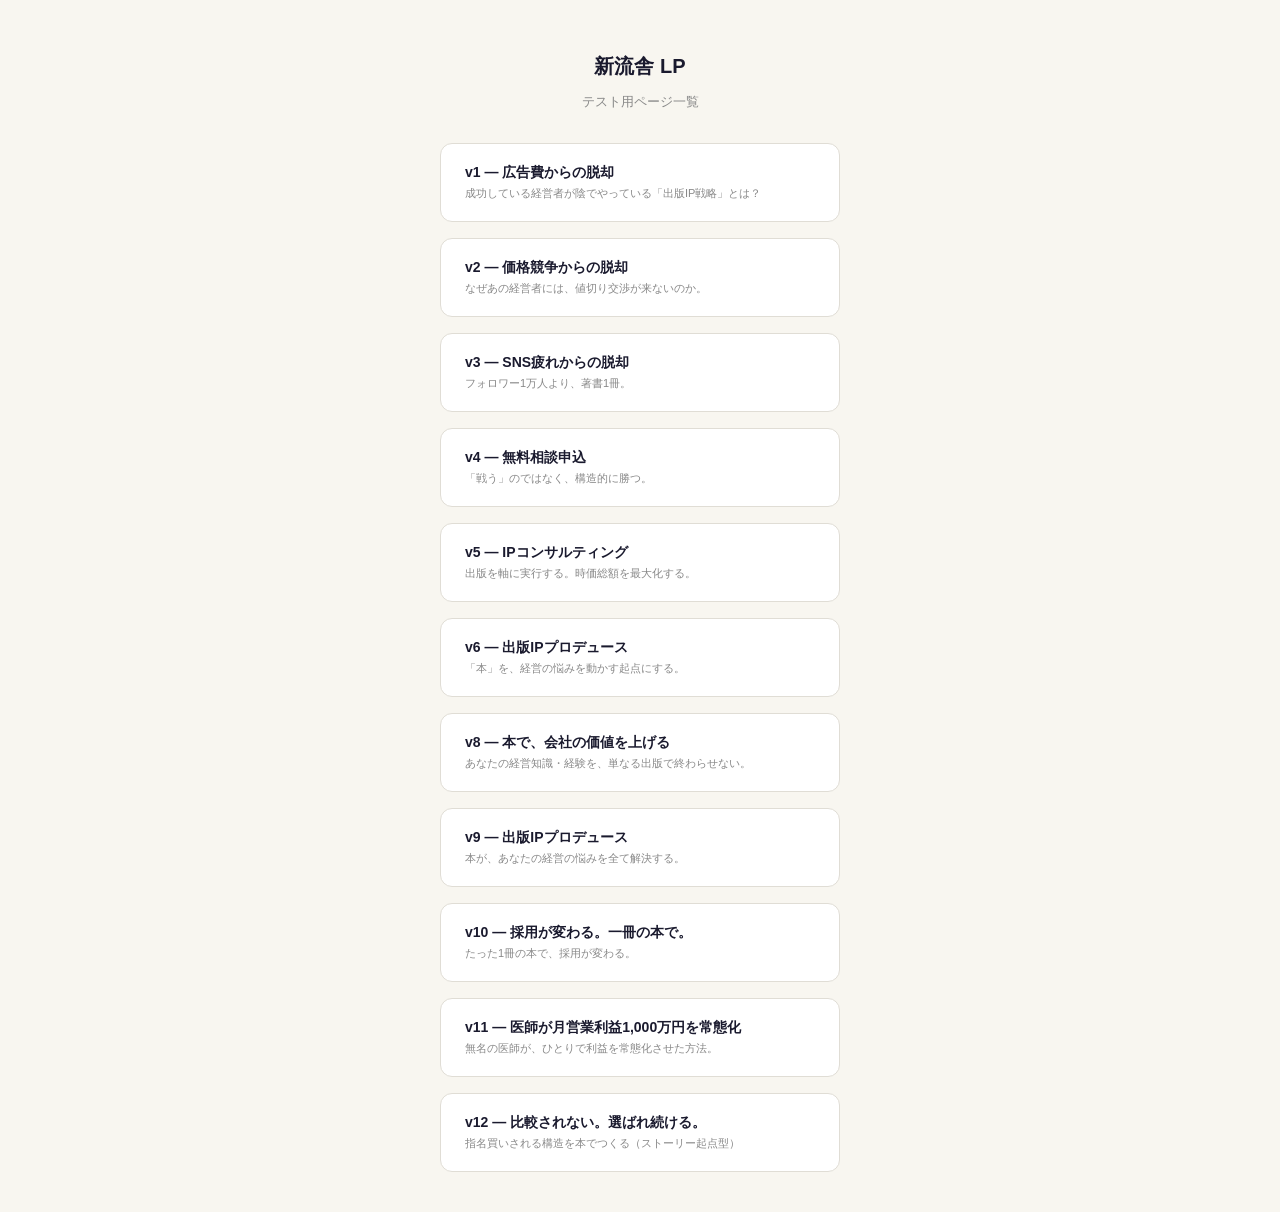
<file: index.html>
<!DOCTYPE html>
<html lang="ja">
<head>
<meta charset="UTF-8">
<meta name="viewport" content="width=device-width,initial-scale=1">
<title>新流舎 — LP一覧</title>
<link rel="icon" type="image/png" href="favicon-logo.png">
<style>
  body{font-family:'Hiragino Sans',sans-serif;background:#f8f6f0;color:#1a1a2e;margin:0;padding:40px 20px;text-align:center}
  h1{font-size:20px;margin-bottom:8px;color:#1a1a2e}
  p{font-size:13px;color:#888;margin-bottom:32px}
  .grid{display:grid;grid-template-columns:1fr;gap:16px;max-width:400px;margin:0 auto}
  a{display:block;background:#fff;border:1.5px solid #e0ddd5;border-radius:12px;padding:20px 24px;text-decoration:none;color:#1a1a2e;font-weight:700;font-size:14px;text-align:left;transition:box-shadow .2s}
  a:hover{box-shadow:0 6px 24px rgba(0,0,0,.1)}
  .sub{font-size:11px;color:#888;font-weight:400;margin-top:4px}
</style>
</head>
<body>
<h1>新流舎 LP</h1>
<p>テスト用ページ一覧</p>
<div class="grid">
  <a href="v1/"><div>v1 — 広告費からの脱却</div><div class="sub">成功している経営者が陰でやっている「出版IP戦略」とは？</div></a>
  <a href="v2/"><div>v2 — 価格競争からの脱却</div><div class="sub">なぜあの経営者には、値切り交渉が来ないのか。</div></a>
  <a href="v3/"><div>v3 — SNS疲れからの脱却</div><div class="sub">フォロワー1万人より、著書1冊。</div></a>
  <a href="v4/"><div>v4 — 無料相談申込</div><div class="sub">「戦う」のではなく、構造的に勝つ。</div></a>
  <a href="v5/"><div>v5 — IPコンサルティング</div><div class="sub">出版を軸に実行する。時価総額を最大化する。</div></a>
  <a href="v6/"><div>v6 — 出版IPプロデュース</div><div class="sub">「本」を、経営の悩みを動かす起点にする。</div></a>
  <a href="v8/"><div>v8 — 本で、会社の価値を上げる</div><div class="sub">あなたの経営知識・経験を、単なる出版で終わらせない。</div></a>
  <a href="v9/"><div>v9 — 出版IPプロデュース</div><div class="sub">本が、あなたの経営の悩みを全て解決する。</div></a>
  <a href="v10/"><div>v10 — 採用が変わる。一冊の本で。</div><div class="sub">たった1冊の本で、採用が変わる。</div></a>
  <a href="v11/"><div>v11 — 医師が月営業利益1,000万円を常態化</div><div class="sub">無名の医師が、ひとりで利益を常態化させた方法。</div></a>
  <a href="v12/"><div>v12 — 比較されない。選ばれ続ける。</div><div class="sub">指名買いされる構造を本でつくる（ストーリー起点型）</div></a>
</div>
</body>
</html>
</file>
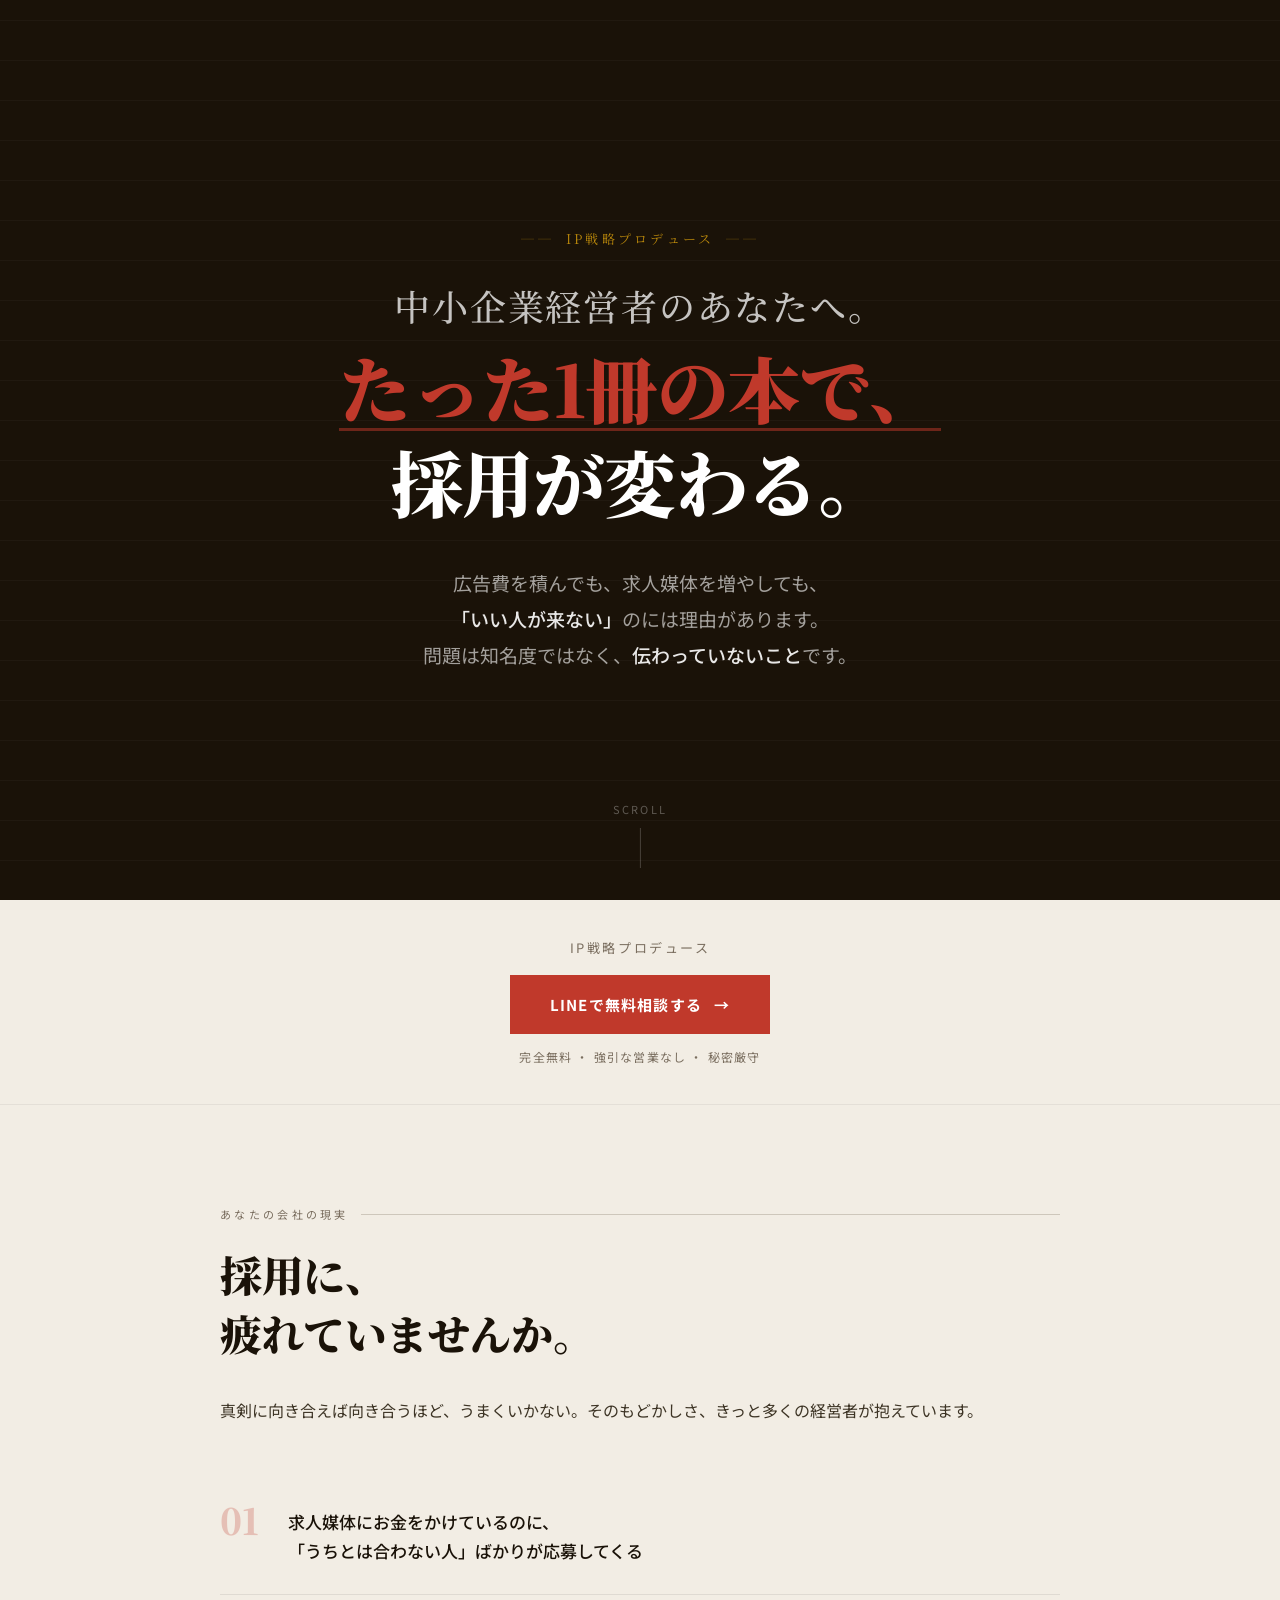
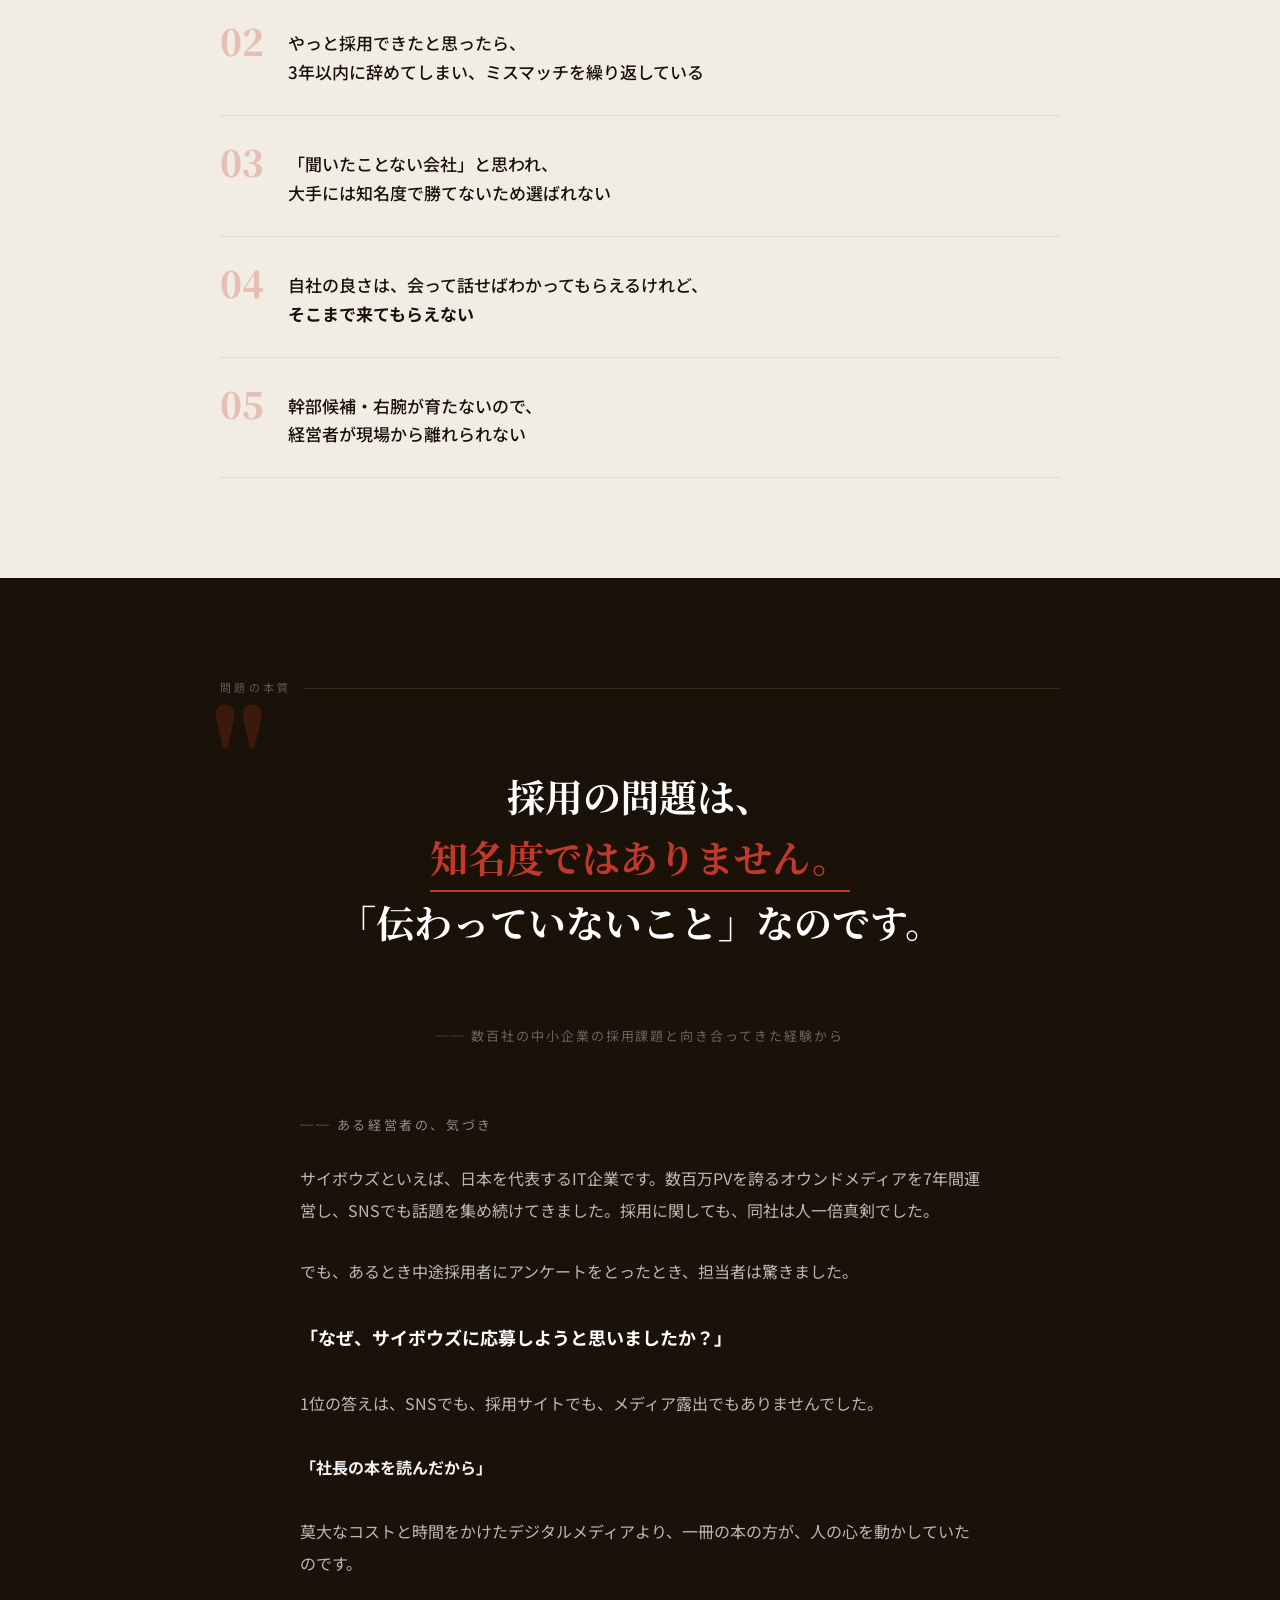
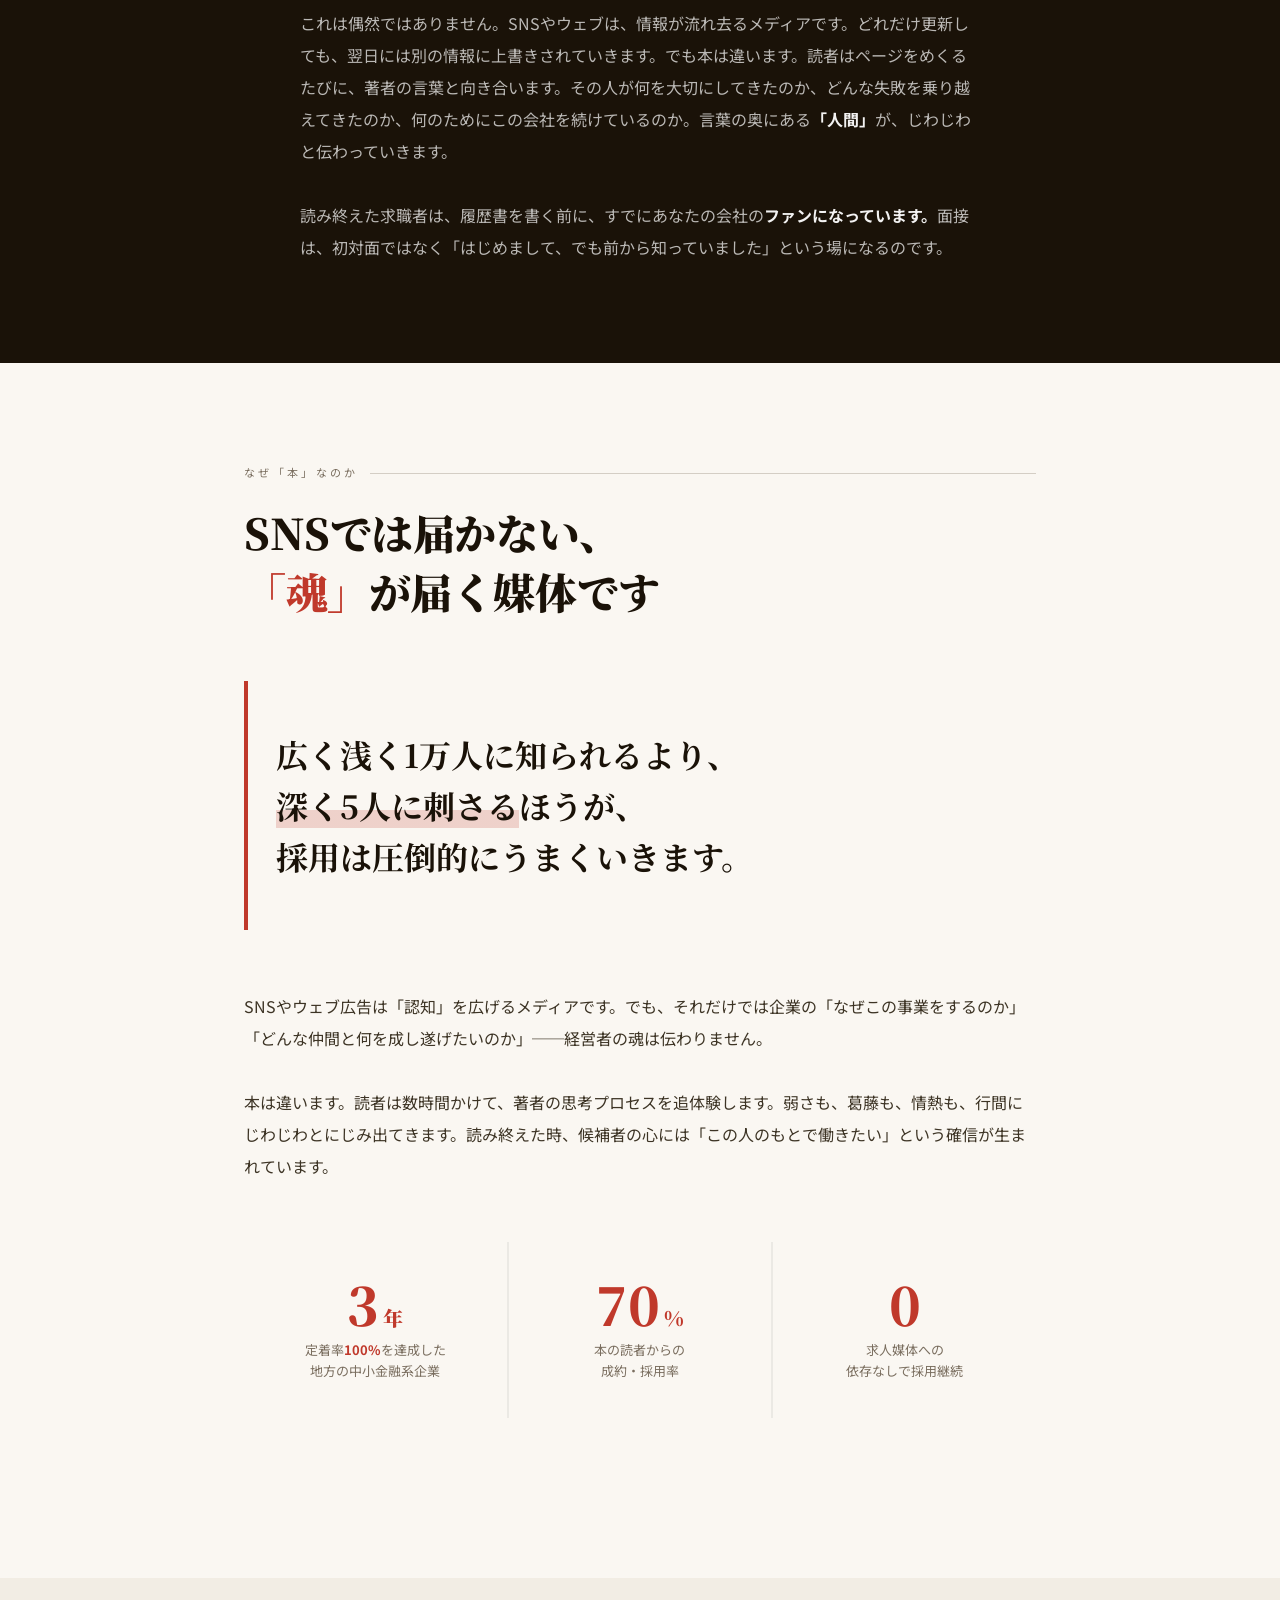
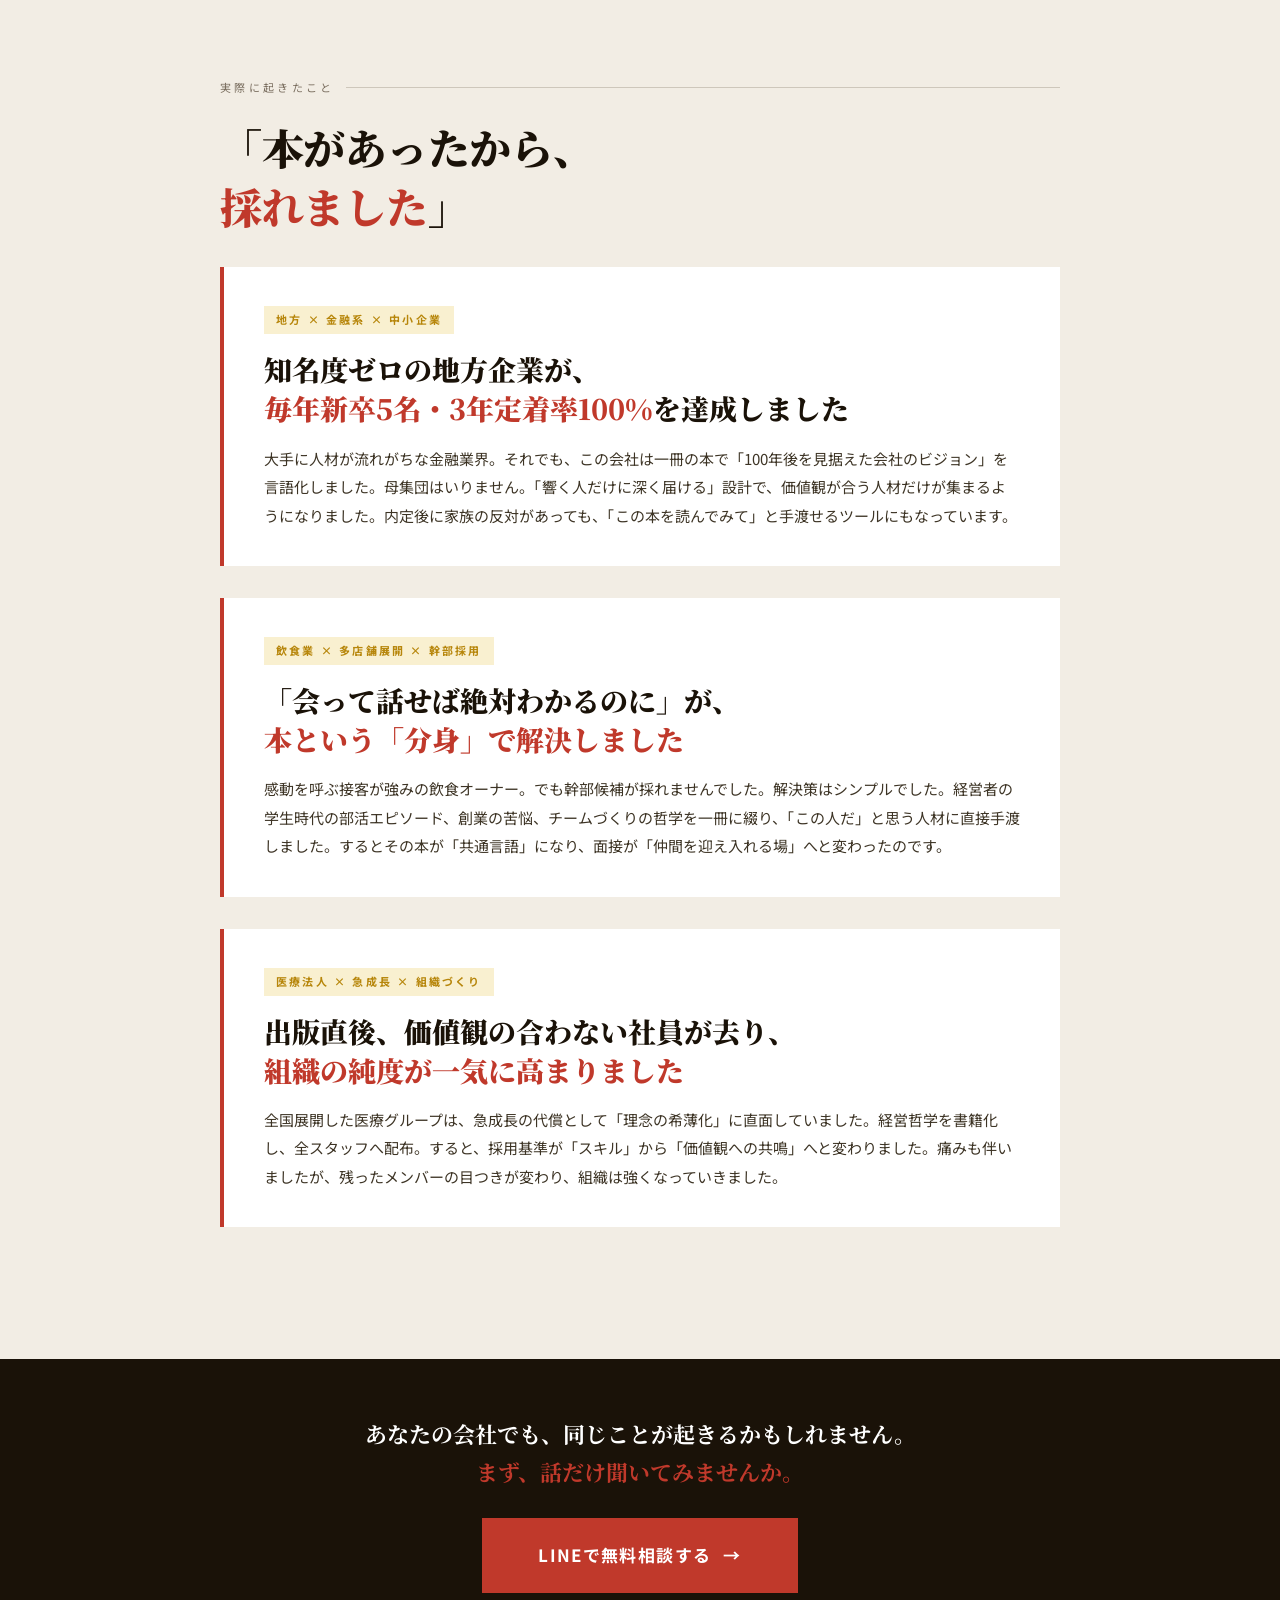
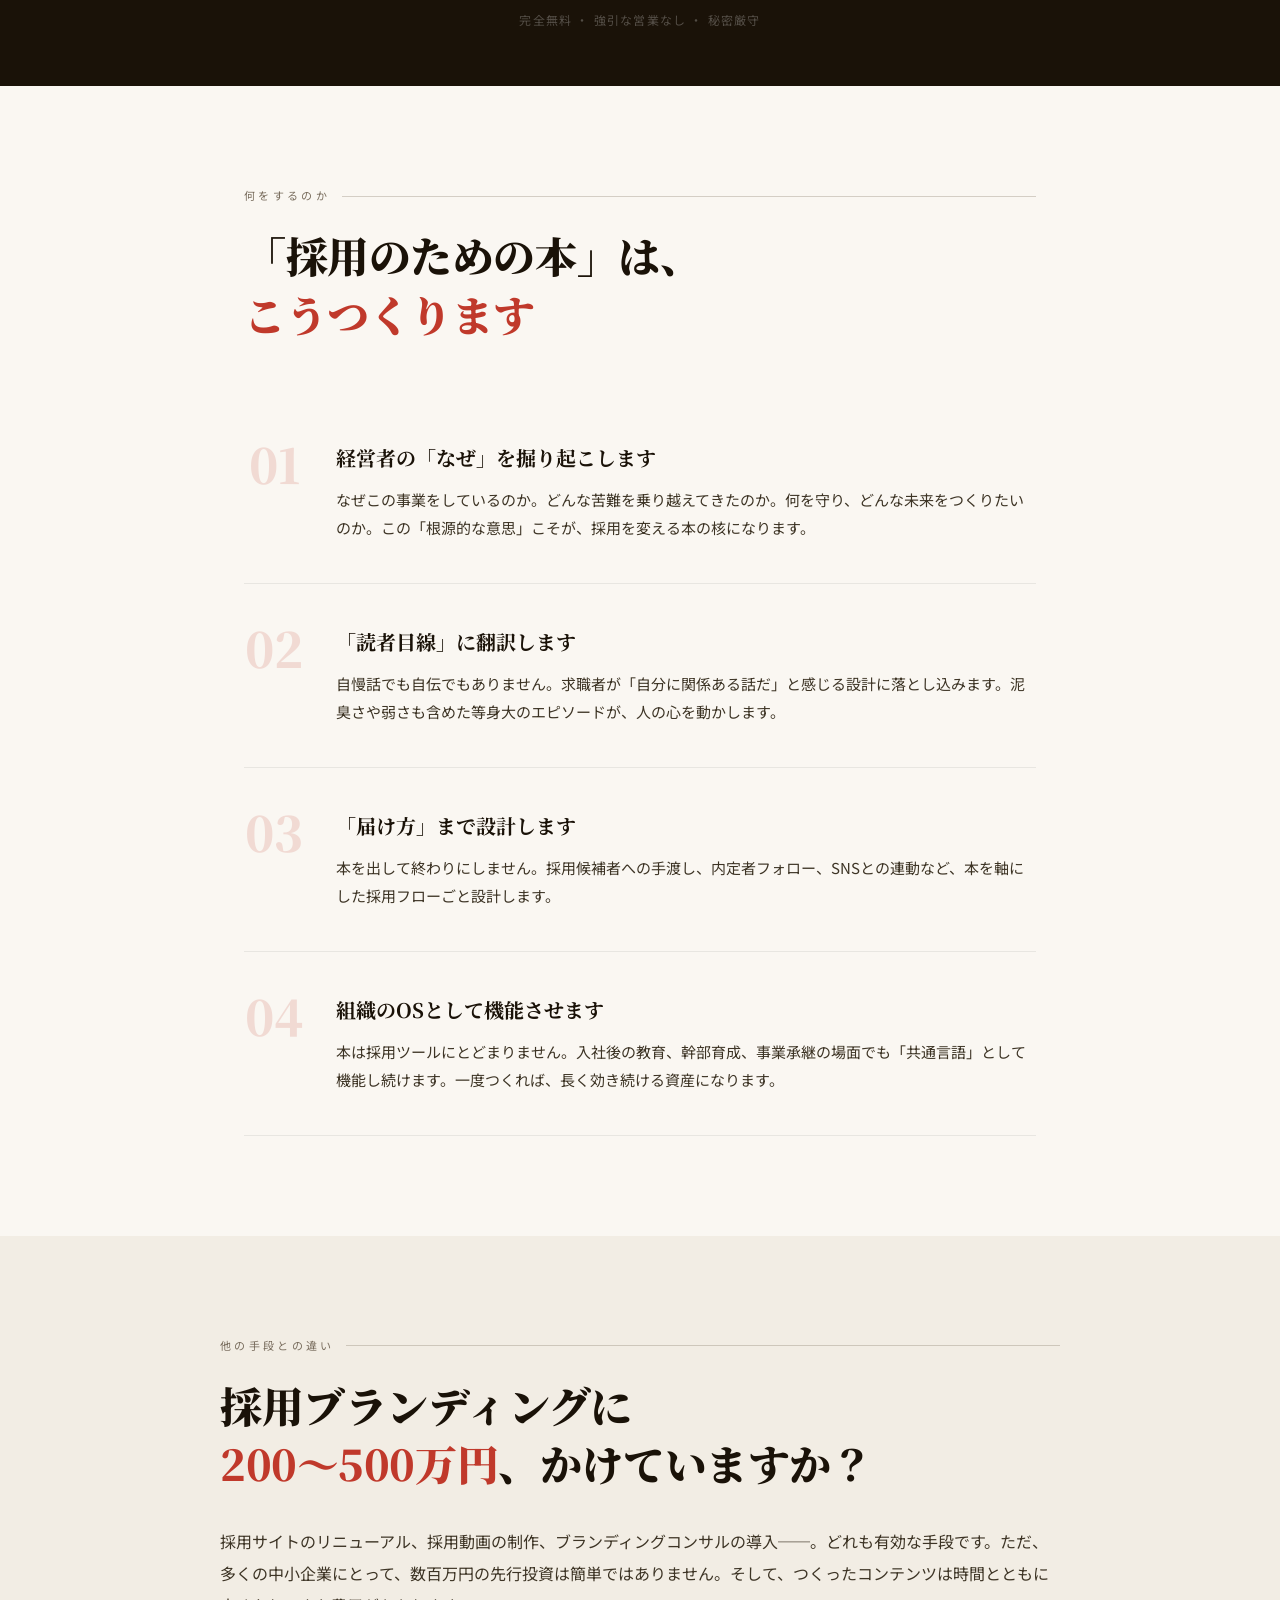
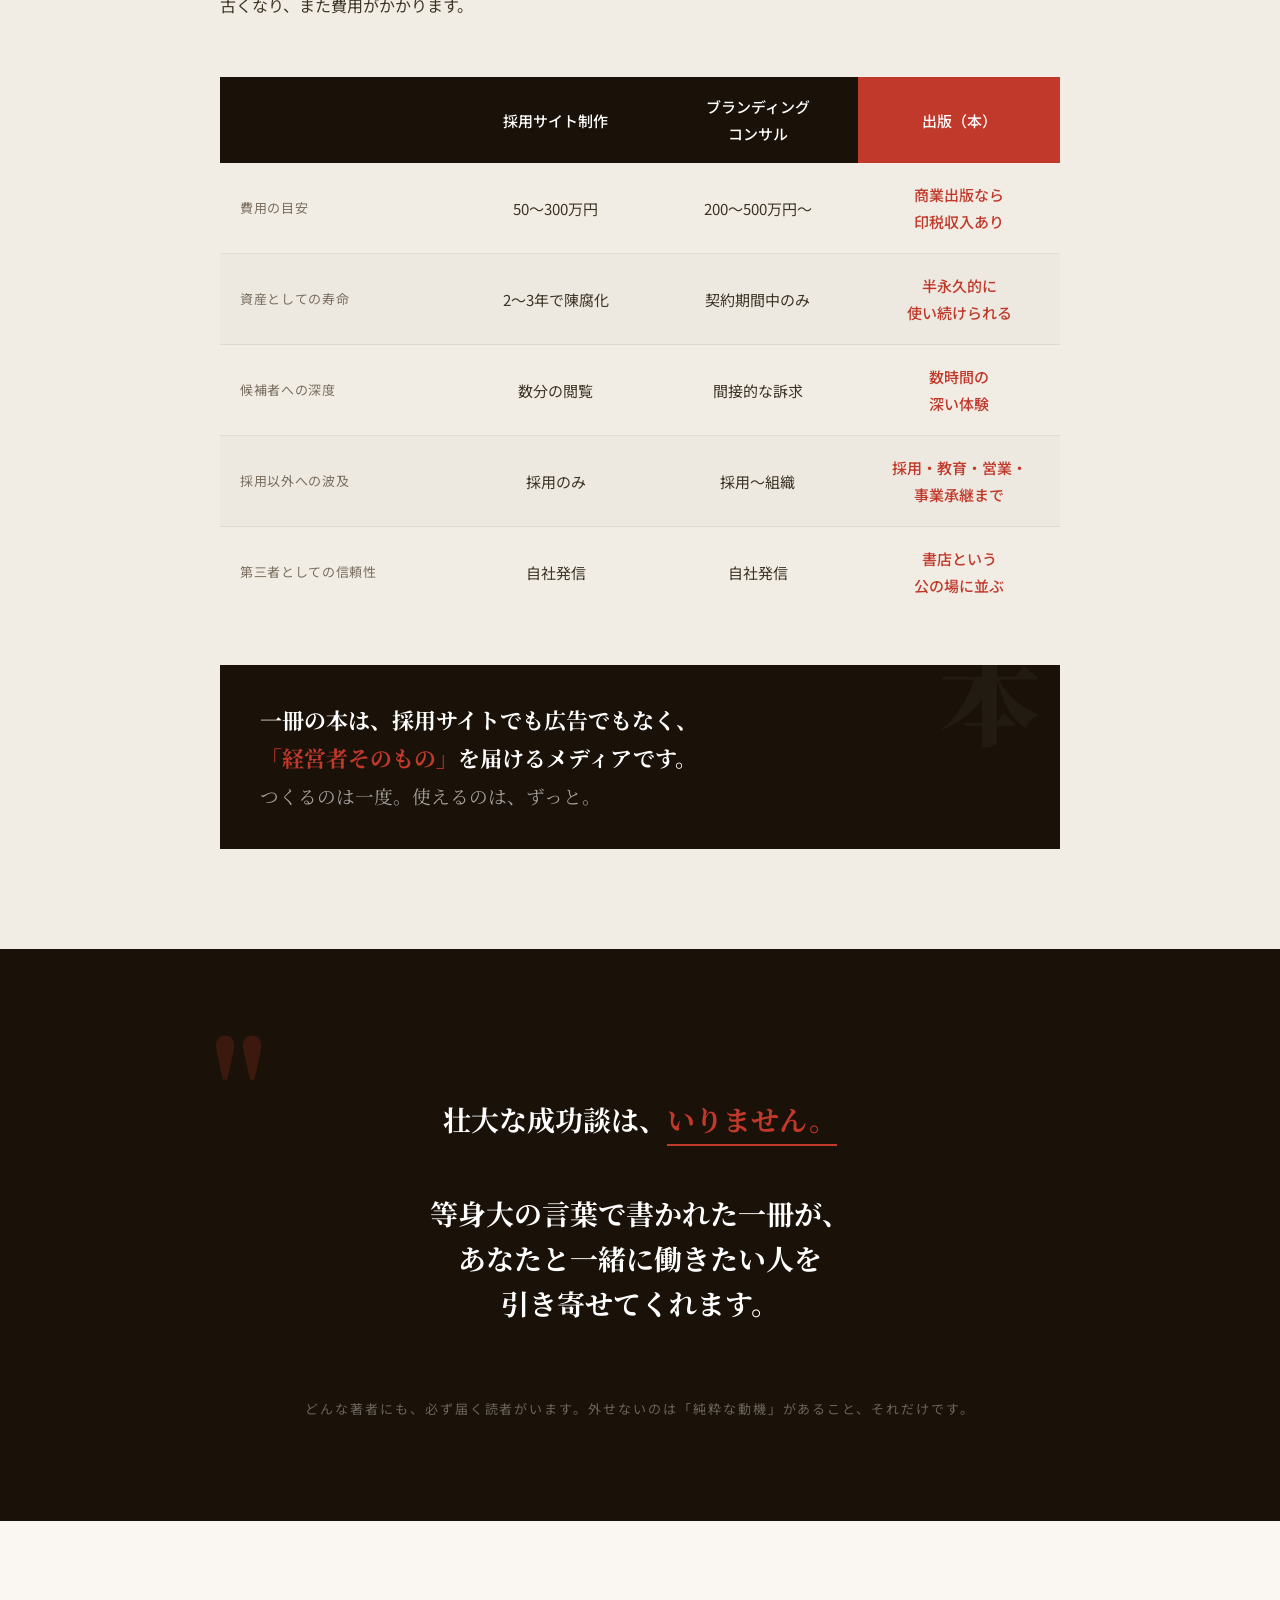
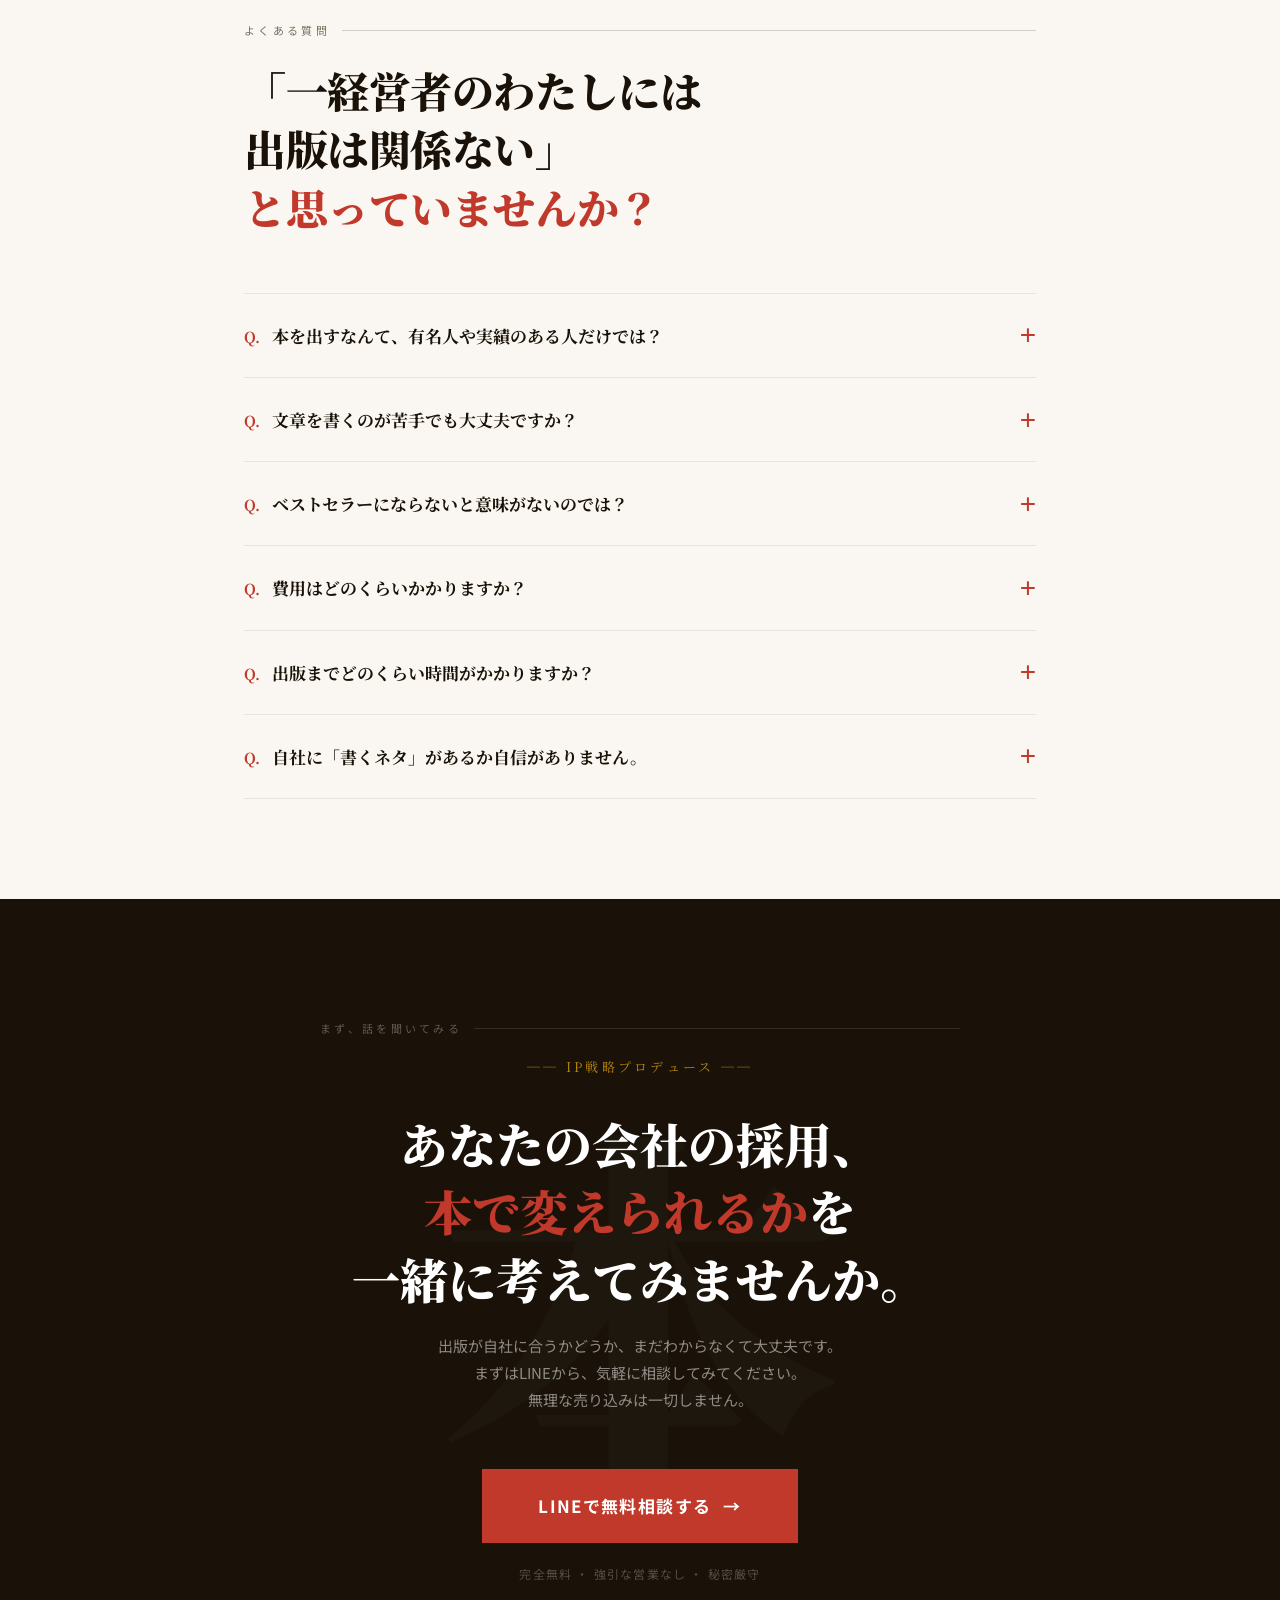
<file: adoption/index.html>
<!DOCTYPE html>
<html lang="ja">
<head>
<meta charset="UTF-8">
<meta name="viewport" content="width=device-width, initial-scale=1.0">
<title>採用が変わる。一冊の本で。</title>
<link href="https://fonts.googleapis.com/css2?family=Noto+Serif+JP:wght@400;700;900&family=Noto+Sans+JP:wght@400;500;700&display=swap" rel="stylesheet">
<style>
  *, *::before, *::after { box-sizing: border-box; margin: 0; padding: 0; }

  :root {
    --ink: #1a1208;
    --ink-mid: #3d3425;
    --ink-light: #7a6e5f;
    --paper: #faf7f2;
    --paper-warm: #f2ede4;
    --accent: #c0392b;
    --accent-deep: #922b21;
    --gold: #b7860b;
    --gold-light: #f9f0d0;
  }

  html { scroll-behavior: smooth; }

  body {
    font-family: 'Noto Sans JP', sans-serif;
    background: var(--paper);
    color: var(--ink);
    overflow-x: hidden;
    line-height: 1.8;
  }

  .hero {
    min-height: 100vh;
    background: var(--ink);
    display: flex;
    flex-direction: column;
    justify-content: center;
    align-items: center;
    text-align: center;
    padding: 80px 24px;
    position: relative;
    overflow: hidden;
  }

  .hero::before {
    content: '';
    position: absolute;
    inset: 0;
    background: repeating-linear-gradient(
      0deg,
      transparent,
      transparent 39px,
      rgba(255,255,255,0.03) 39px,
      rgba(255,255,255,0.03) 40px
    );
  }

  .hero-eyebrow {
    font-family: 'Noto Serif JP', serif;
    font-size: 13px;
    letter-spacing: 0.25em;
    color: var(--gold);
    margin-bottom: 32px;
    position: relative;
  }

  .hero-eyebrow::before,
  .hero-eyebrow::after {
    content: '──';
    margin: 0 12px;
    opacity: 0.5;
  }

  .hero-h1 {
    font-family: 'Noto Serif JP', serif;
    font-size: clamp(36px, 7vw, 72px);
    font-weight: 900;
    color: #fff;
    line-height: 1.3;
    letter-spacing: -0.01em;
    position: relative;
    margin-bottom: 8px;
  }

  .hero-h1 em {
    font-style: normal;
    color: var(--accent);
    position: relative;
    display: inline-block;
  }

  .hero-h1 em::after {
    content: '';
    position: absolute;
    bottom: 4px;
    left: 0;
    width: 100%;
    height: 3px;
    background: var(--accent);
    opacity: 0.5;
  }

  .hero-sub {
    font-size: clamp(15px, 2.5vw, 19px);
    color: rgba(255,255,255,0.6);
    margin-top: 28px;
    line-height: 1.9;
    max-width: 600px;
  }

  .hero-sub strong {
    color: rgba(255,255,255,0.9);
    font-weight: 500;
  }

  .hero-scroll {
    position: absolute;
    bottom: 32px;
    left: 50%;
    transform: translateX(-50%);
    display: flex;
    flex-direction: column;
    align-items: center;
    gap: 8px;
    color: rgba(255,255,255,0.3);
    font-size: 11px;
    letter-spacing: 0.2em;
    animation: bounce 2s infinite;
  }

  .hero-scroll::after {
    content: '';
    width: 1px;
    height: 40px;
    background: rgba(255,255,255,0.2);
  }

  @keyframes bounce {
    0%, 100% { transform: translateX(-50%) translateY(0); }
    50% { transform: translateX(-50%) translateY(6px); }
  }

  section {
    padding: 100px 24px;
    max-width: 840px;
    margin: 0 auto;
  }

  .section-label {
    font-size: 11px;
    letter-spacing: 0.3em;
    color: var(--ink-light);
    text-transform: uppercase;
    margin-bottom: 20px;
    display: flex;
    align-items: center;
    gap: 12px;
  }

  .section-label::after {
    content: '';
    flex: 1;
    height: 1px;
    background: var(--ink-light);
    opacity: 0.3;
  }

  .h2 {
    font-family: 'Noto Serif JP', serif;
    font-size: clamp(26px, 4vw, 42px);
    font-weight: 900;
    line-height: 1.4;
    letter-spacing: -0.01em;
    color: var(--ink);
    margin-bottom: 32px;
  }

  .h2 em {
    font-style: normal;
    color: var(--accent);
  }

  .body-text {
    font-size: 16px;
    line-height: 2;
    color: var(--ink-mid);
  }

  .pain-section {
    background: var(--paper-warm);
    max-width: 100%;
    padding: 100px 24px;
  }

  .pain-inner {
    max-width: 840px;
    margin: 0 auto;
  }

  .pain-list {
    list-style: none;
    margin-top: 48px;
    display: flex;
    flex-direction: column;
    gap: 0;
  }

  .pain-item {
    display: flex;
    align-items: flex-start;
    gap: 20px;
    padding: 28px 0;
    border-bottom: 1px solid rgba(0,0,0,0.08);
    opacity: 0;
    transform: translateY(20px);
    transition: all 0.5s ease;
  }

  .pain-item.visible {
    opacity: 1;
    transform: translateY(0);
  }

  .pain-num {
    font-family: 'Noto Serif JP', serif;
    font-size: 36px;
    font-weight: 900;
    color: var(--accent);
    opacity: 0.25;
    line-height: 1;
    min-width: 48px;
  }

  .pain-text {
    font-size: 17px;
    font-weight: 500;
    line-height: 1.7;
    color: var(--ink);
    padding-top: 6px;
  }

  .truth-section {
    background: var(--ink);
    max-width: 100%;
    padding: 100px 24px;
  }

  .truth-inner {
    max-width: 840px;
    margin: 0 auto;
    text-align: center;
  }

  .truth-quote {
    font-family: 'Noto Serif JP', serif;
    font-size: clamp(22px, 4vw, 38px);
    font-weight: 700;
    line-height: 1.6;
    color: #fff;
    position: relative;
    padding: 48px 0;
  }

  .truth-quote::before {
    content: '"';
    font-size: 120px;
    color: var(--accent);
    opacity: 0.2;
    position: absolute;
    top: -20px;
    left: -10px;
    font-family: 'Noto Serif JP', serif;
    line-height: 1;
  }

  .truth-quote em {
    font-style: normal;
    color: var(--accent);
    display: inline-block;
    border-bottom: 2px solid var(--accent);
    padding-bottom: 2px;
  }

  .truth-source {
    font-size: 13px;
    color: rgba(255,255,255,0.35);
    margin-top: 24px;
    letter-spacing: 0.15em;
  }

  .case-card {
    background: #fff;
    border-left: 4px solid var(--accent);
    padding: 36px 40px;
    margin-bottom: 32px;
    position: relative;
  }

  .case-tag {
    display: inline-block;
    background: var(--gold-light);
    color: var(--gold);
    font-size: 11px;
    letter-spacing: 0.2em;
    padding: 4px 12px;
    margin-bottom: 16px;
    font-weight: 700;
  }

  .case-result {
    font-family: 'Noto Serif JP', serif;
    font-size: clamp(20px, 3vw, 28px);
    font-weight: 900;
    line-height: 1.4;
    color: var(--ink);
    margin-bottom: 16px;
  }

  .case-result em {
    font-style: normal;
    color: var(--accent);
  }

  .case-body {
    font-size: 15px;
    color: var(--ink-mid);
    line-height: 1.9;
  }

  .stat-row {
    display: grid;
    grid-template-columns: repeat(auto-fit, minmax(200px, 1fr));
    gap: 2px;
    margin: 60px 0;
    background: rgba(0,0,0,0.06);
  }

  .stat-cell {
    background: var(--paper);
    padding: 36px 28px;
    text-align: center;
  }

  .stat-num {
    font-family: 'Noto Serif JP', serif;
    font-size: 52px;
    font-weight: 900;
    color: var(--accent);
    line-height: 1;
    display: block;
  }

  .stat-unit {
    font-size: 20px;
    margin-left: 4px;
  }

  .stat-label {
    font-size: 13px;
    color: var(--ink-light);
    margin-top: 10px;
    line-height: 1.6;
  }

  .process-steps {
    margin-top: 56px;
    counter-reset: step;
  }

  .process-step {
    display: flex;
    gap: 32px;
    padding: 40px 0;
    border-bottom: 1px solid rgba(0,0,0,0.07);
    counter-increment: step;
    position: relative;
  }

  .step-num {
    font-family: 'Noto Serif JP', serif;
    font-size: 48px;
    font-weight: 900;
    color: var(--accent);
    opacity: 0.15;
    line-height: 1;
    min-width: 60px;
    text-align: center;
  }

  .step-num::before {
    content: counter(step, decimal-leading-zero);
  }

  .step-title {
    font-family: 'Noto Serif JP', serif;
    font-size: 20px;
    font-weight: 700;
    margin-bottom: 10px;
    color: var(--ink);
  }

  .step-body {
    font-size: 15px;
    color: var(--ink-mid);
    line-height: 1.9;
  }

  .cta-section {
    background: var(--ink);
    max-width: 100%;
    padding: 120px 24px;
    text-align: center;
    position: relative;
    overflow: hidden;
  }

  .cta-section::before {
    content: '本';
    position: absolute;
    font-family: 'Noto Serif JP', serif;
    font-size: 400px;
    font-weight: 900;
    color: rgba(255,255,255,0.02);
    top: 50%;
    left: 50%;
    transform: translate(-50%, -50%);
    pointer-events: none;
    line-height: 1;
  }

  .cta-inner {
    position: relative;
    max-width: 640px;
    margin: 0 auto;
  }

  .cta-h2 {
    font-family: 'Noto Serif JP', serif;
    font-size: clamp(28px, 5vw, 48px);
    font-weight: 900;
    color: #fff;
    line-height: 1.4;
    margin-bottom: 20px;
  }

  .cta-h2 em {
    font-style: normal;
    color: var(--accent);
  }

  .cta-sub {
    font-size: 15px;
    color: rgba(255,255,255,0.5);
    line-height: 1.8;
    margin-bottom: 56px;
  }

  .cta-btn {
    display: inline-block;
    background: var(--accent);
    color: #fff;
    font-family: 'Noto Sans JP', sans-serif;
    font-size: 17px;
    font-weight: 700;
    padding: 22px 56px;
    text-decoration: none;
    letter-spacing: 0.08em;
    position: relative;
    transition: background 0.2s, transform 0.15s;
    border: none;
    cursor: pointer;
  }

  .cta-btn:hover {
    background: var(--accent-deep);
    transform: translateY(-2px);
  }

  .cta-btn::after {
    content: '→';
    margin-left: 12px;
  }

  .cta-note {
    font-size: 12px;
    color: rgba(255,255,255,0.25);
    margin-top: 20px;
    letter-spacing: 0.1em;
  }

  .big-quote {
    font-family: 'Noto Serif JP', serif;
    font-size: clamp(20px, 3.5vw, 32px);
    font-weight: 700;
    line-height: 1.6;
    color: var(--ink);
    padding: 48px 0 48px 28px;
    border-left: 4px solid var(--accent);
    margin: 60px 0;
  }

  .big-quote em {
    font-style: normal;
    background: linear-gradient(180deg, transparent 60%, rgba(192,57,43,0.2) 60%);
  }

  .fade-in {
    opacity: 0;
    transform: translateY(24px);
    transition: opacity 0.6s ease, transform 0.6s ease;
  }

  .fade-in.visible {
    opacity: 1;
    transform: translateY(0);
  }

  .faq-item {
    border-top: 1px solid rgba(0,0,0,0.08);
    overflow: hidden;
  }
  .faq-item:last-child { border-bottom: 1px solid rgba(0,0,0,0.08); }
  .faq-q {
    font-family: 'Noto Serif JP', serif;
    font-size: 17px;
    font-weight: 700;
    color: var(--ink);
    padding: 28px 48px 28px 0;
    cursor: pointer;
    position: relative;
    line-height: 1.6;
    user-select: none;
  }
  .faq-q::before { content: 'Q.'; color: var(--accent); margin-right: 12px; font-size: 15px; }
  .faq-q::after {
    content: '+';
    position: absolute;
    right: 0;
    top: 50%;
    transform: translateY(-50%);
    font-size: 28px;
    color: var(--accent);
    font-weight: 300;
    transition: transform 0.3s ease;
    font-family: sans-serif;
    line-height: 1;
  }
  .faq-item.open .faq-q::after { transform: translateY(-50%) rotate(45deg); }
  .faq-a {
    font-size: 15px;
    line-height: 1.95;
    color: var(--ink-mid);
    max-height: 0;
    overflow: hidden;
    transition: max-height 0.4s ease, padding 0.3s ease;
    padding: 0;
  }
  .faq-item.open .faq-a { max-height: 400px; padding-bottom: 28px; }

  @media (max-width: 600px) {
    section { padding: 72px 20px; }
    .case-card { padding: 28px 24px; }
    .process-step { gap: 20px; }
    .stat-num { font-size: 40px; }
  }
</style>
</head>
<body>

<!-- HERO -->
<div class="hero">
  <p class="hero-eyebrow">IP戦略プロデュース</p>
  <h1 class="hero-h1">
    <span style="font-size: 0.5em; font-weight: 500; opacity: 0.75; display: block; margin-bottom: 12px; letter-spacing: 0.05em;">中小企業経営者のあなたへ。</span>
    <em>たった1冊の本で、</em><br>採用が変わる。
  </h1>
  <p class="hero-sub">
    広告費を積んでも、求人媒体を増やしても、<br>
    <strong>「いい人が来ない」</strong>のには理由があります。<br>
    問題は知名度ではなく、<strong>伝わっていないこと</strong>です。
  </p>
  <div class="hero-scroll">SCROLL</div>
</div>

<!-- MINI CTA 1 -->
<div style="background: var(--paper-warm); padding: 36px 24px; text-align: center; border-bottom: 1px solid rgba(0,0,0,0.06);">
  <p class="fade-in" style="font-size: 13px; color: var(--ink-light); letter-spacing: 0.2em; margin-bottom: 16px;">IP戦略プロデュース</p>
  <a href="#" class="cta-btn fade-in" style="font-size: 15px; padding: 16px 40px;">LINEで無料相談する</a>
  <p class="fade-in" style="font-size: 12px; color: var(--ink-light); margin-top: 12px; letter-spacing: 0.1em;">完全無料 ・ 強引な営業なし ・ 秘密厳守</p>
</div>

<!-- PAIN -->
<div class="pain-section">
  <div class="pain-inner">
    <p class="section-label fade-in">あなたの会社の現実</p>
    <h2 class="h2 fade-in">採用に、<br>疲れていませんか。</h2>
    <p class="body-text fade-in" style="margin-bottom: 12px;">真剣に向き合えば向き合うほど、うまくいかない。そのもどかしさ、きっと多くの経営者が抱えています。</p>
    <ul class="pain-list">
      <li class="pain-item">
        <span class="pain-num">01</span>
        <p class="pain-text">求人媒体にお金をかけているのに、<br>「うちとは合わない人」ばかりが応募してくる</p>
      </li>
      <li class="pain-item">
        <span class="pain-num">02</span>
        <p class="pain-text">やっと採用できたと思ったら、<br>3年以内に辞めてしまい、ミスマッチを繰り返している</p>
      </li>
      <li class="pain-item">
        <span class="pain-num">03</span>
        <p class="pain-text">「聞いたことない会社」と思われ、<br>大手には知名度で勝てないため選ばれない</p>
      </li>
      <li class="pain-item">
        <span class="pain-num">04</span>
        <p class="pain-text">自社の良さは、会って話せばわかってもらえるけれど、<br><strong>そこまで来てもらえない</strong></p>
      </li>
      <li class="pain-item">
        <span class="pain-num">05</span>
        <p class="pain-text">幹部候補・右腕が育たないので、<br>経営者が現場から離れられない</p>
      </li>
    </ul>
  </div>
</div>

<!-- TRUTH -->
<div class="truth-section">
  <div class="truth-inner">
    <p class="section-label fade-in" style="color: rgba(255,255,255,0.3); justify-content: center;">問題の本質</p>
    <div class="truth-quote fade-in">
      採用の問題は、<br><em>知名度ではありません。</em><br>「伝わっていないこと」なのです。
    </div>
    <p class="truth-source fade-in">── 数百社の中小企業の採用課題と向き合ってきた経験から</p>

    <div style="margin-top: 64px; text-align: left; max-width: 680px; margin-left: auto; margin-right: auto;">
      <p class="body-text fade-in" style="color: rgba(255,255,255,0.5); font-size: 13px; letter-spacing: 0.2em; margin-bottom: 24px;">── ある経営者の、気づき</p>

      <p class="body-text fade-in" style="color: rgba(255,255,255,0.7);">
        サイボウズといえば、日本を代表するIT企業です。数百万PVを誇るオウンドメディアを7年間運営し、SNSでも話題を集め続けてきました。採用に関しても、同社は人一倍真剣でした。
      </p>
      <br>
      <p class="body-text fade-in" style="color: rgba(255,255,255,0.7);">
        でも、あるとき中途採用者にアンケートをとったとき、担当者は驚きました。
        <br><br>
        <strong style="color: #fff; font-size: 18px; line-height: 2;">「なぜ、サイボウズに応募しようと思いましたか？」</strong>
        <br><br>
        1位の答えは、SNSでも、採用サイトでも、メディア露出でもありませんでした。
        <br><br>
        <strong style="color: rgba(255,255,255,0.95);">「社長の本を読んだから」</strong>
        <br><br>
        莫大なコストと時間をかけたデジタルメディアより、一冊の本の方が、人の心を動かしていたのです。
      </p>
      <br>
      <p class="body-text fade-in" style="color: rgba(255,255,255,0.7);">
        これは偶然ではありません。SNSやウェブは、情報が流れ去るメディアです。どれだけ更新しても、翌日には別の情報に上書きされていきます。でも本は違います。読者はページをめくるたびに、著者の言葉と向き合います。その人が何を大切にしてきたのか、どんな失敗を乗り越えてきたのか、何のためにこの会社を続けているのか。言葉の奥にある<strong style="color: rgba(255,255,255,0.95);">「人間」</strong>が、じわじわと伝わっていきます。
        <br><br>
        読み終えた求職者は、履歴書を書く前に、すでにあなたの会社の<strong style="color: rgba(255,255,255,0.95);">ファンになっています。</strong>面接は、初対面ではなく「はじめまして、でも前から知っていました」という場になるのです。
      </p>
    </div>
  </div>
</div>

<!-- WHY BOOK -->
<section>
  <p class="section-label fade-in">なぜ「本」なのか</p>
  <h2 class="h2 fade-in">SNSでは届かない、<br><em>「魂」</em>が届く媒体です</h2>

  <blockquote class="big-quote fade-in">
    広く浅く1万人に知られるより、<br>
    <em>深く5人に刺さる</em>ほうが、<br>採用は圧倒的にうまくいきます。
  </blockquote>

  <p class="body-text fade-in">
    SNSやウェブ広告は「認知」を広げるメディアです。でも、それだけでは企業の「なぜこの事業をするのか」「どんな仲間と何を成し遂げたいのか」──経営者の魂は伝わりません。
    <br><br>
    本は違います。読者は数時間かけて、著者の思考プロセスを追体験します。弱さも、葛藤も、情熱も、行間にじわじわとにじみ出てきます。読み終えた時、候補者の心には「この人のもとで働きたい」という確信が生まれています。
  </p>

  <div class="stat-row fade-in">
    <div class="stat-cell">
      <span class="stat-num">3<span class="stat-unit">年</span></span>
      <p class="stat-label">定着率<strong style="color: var(--accent)">100%</strong>を達成した<br>地方の中小金融系企業</p>
    </div>
    <div class="stat-cell">
      <span class="stat-num">70<span class="stat-unit">%</span></span>
      <p class="stat-label">本の読者からの<br>成約・採用率</p>
    </div>
    <div class="stat-cell">
      <span class="stat-num">0</span>
      <p class="stat-label">求人媒体への<br>依存なしで採用継続</p>
    </div>
  </div>
</section>

<!-- CASES -->
<div style="background: var(--paper-warm); padding: 100px 24px;">
  <div style="max-width: 840px; margin: 0 auto;">
    <p class="section-label fade-in">実際に起きたこと</p>
    <h2 class="h2 fade-in">「本があったから、<br><em>採れました</em>」</h2>

    <div class="case-card fade-in">
      <span class="case-tag">地方 × 金融系 × 中小企業</span>
      <p class="case-result">知名度ゼロの地方企業が、<br><em>毎年新卒5名・3年定着率100%</em>を達成しました</p>
      <p class="case-body">
        大手に人材が流れがちな金融業界。それでも、この会社は一冊の本で「100年後を見据えた会社のビジョン」を言語化しました。母集団はいりません。「響く人だけに深く届ける」設計で、価値観が合う人材だけが集まるようになりました。内定後に家族の反対があっても、「この本を読んでみて」と手渡せるツールにもなっています。
      </p>
    </div>

    <div class="case-card fade-in">
      <span class="case-tag">飲食業 × 多店舗展開 × 幹部採用</span>
      <p class="case-result">「会って話せば絶対わかるのに」が、<br><em>本という「分身」で解決しました</em></p>
      <p class="case-body">
        感動を呼ぶ接客が強みの飲食オーナー。でも幹部候補が採れませんでした。解決策はシンプルでした。経営者の学生時代の部活エピソード、創業の苦悩、チームづくりの哲学を一冊に綴り、「この人だ」と思う人材に直接手渡しました。するとその本が「共通言語」になり、面接が「仲間を迎え入れる場」へと変わったのです。
      </p>
    </div>

    <div class="case-card fade-in">
      <span class="case-tag">医療法人 × 急成長 × 組織づくり</span>
      <p class="case-result">出版直後、価値観の合わない社員が去り、<br><em>組織の純度が一気に高まりました</em></p>
      <p class="case-body">
        全国展開した医療グループは、急成長の代償として「理念の希薄化」に直面していました。経営哲学を書籍化し、全スタッフへ配布。すると、採用基準が「スキル」から「価値観への共鳴」へと変わりました。痛みも伴いましたが、残ったメンバーの目つきが変わり、組織は強くなっていきました。
      </p>
    </div>
  </div>
</div>

<!-- MINI CTA 2 -->
<div style="background: var(--ink); padding: 56px 24px; text-align: center;">
  <p class="fade-in" style="font-family: 'Noto Serif JP', serif; font-size: clamp(16px, 2.5vw, 22px); font-weight: 700; color: #fff; line-height: 1.7; margin-bottom: 28px;">
    あなたの会社でも、同じことが起きるかもしれません。<br>
    <span style="color: var(--accent);">まず、話だけ聞いてみませんか。</span>
  </p>
  <a href="#" class="cta-btn fade-in">LINEで無料相談する</a>
  <p class="fade-in" style="font-size: 12px; color: rgba(255,255,255,0.25); margin-top: 16px; letter-spacing: 0.1em;">完全無料 ・ 強引な営業なし ・ 秘密厳守</p>
</div>

<!-- HOW IT WORKS -->
<section>
  <p class="section-label fade-in">何をするのか</p>
  <h2 class="h2 fade-in">「採用のための本」は、<br><em>こうつくります</em></h2>

  <div class="process-steps fade-in">
    <div class="process-step">
      <div class="step-num"></div>
      <div class="step-content">
        <p class="step-title">経営者の「なぜ」を掘り起こします</p>
        <p class="step-body">なぜこの事業をしているのか。どんな苦難を乗り越えてきたのか。何を守り、どんな未来をつくりたいのか。この「根源的な意思」こそが、採用を変える本の核になります。</p>
      </div>
    </div>
    <div class="process-step">
      <div class="step-num"></div>
      <div class="step-content">
        <p class="step-title">「読者目線」に翻訳します</p>
        <p class="step-body">自慢話でも自伝でもありません。求職者が「自分に関係ある話だ」と感じる設計に落とし込みます。泥臭さや弱さも含めた等身大のエピソードが、人の心を動かします。</p>
      </div>
    </div>
    <div class="process-step">
      <div class="step-num"></div>
      <div class="step-content">
        <p class="step-title">「届け方」まで設計します</p>
        <p class="step-body">本を出して終わりにしません。採用候補者への手渡し、内定者フォロー、SNSとの連動など、本を軸にした採用フローごと設計します。</p>
      </div>
    </div>
    <div class="process-step">
      <div class="step-num"></div>
      <div class="step-content">
        <p class="step-title">組織のOSとして機能させます</p>
        <p class="step-body">本は採用ツールにとどまりません。入社後の教育、幹部育成、事業承継の場面でも「共通言語」として機能し続けます。一度つくれば、長く効き続ける資産になります。</p>
      </div>
    </div>
  </div>
</section>

<!-- COMPARISON -->
<div style="background: var(--paper-warm); padding: 100px 24px;">
  <div style="max-width: 840px; margin: 0 auto;">
    <p class="section-label fade-in">他の手段との違い</p>
    <h2 class="h2 fade-in">採用ブランディングに<br><em>200〜500万円</em>、かけていますか？</h2>

    <p class="body-text fade-in" style="margin-bottom: 56px;">
      採用サイトのリニューアル、採用動画の制作、ブランディングコンサルの導入──。どれも有効な手段です。ただ、多くの中小企業にとって、数百万円の先行投資は簡単ではありません。そして、つくったコンテンツは時間とともに古くなり、また費用がかかります。
    </p>

    <div class="fade-in" style="overflow-x: auto;">
      <table style="width: 100%; border-collapse: collapse; font-size: 15px; min-width: 540px;">
        <thead>
          <tr style="background: var(--ink); color: #fff;">
            <th style="padding: 16px 20px; text-align: left; font-weight: 500; width: 28%;"></th>
            <th style="padding: 16px 20px; text-align: center; font-weight: 500; width: 24%;">採用サイト制作</th>
            <th style="padding: 16px 20px; text-align: center; font-weight: 500; width: 24%;">ブランディング<br>コンサル</th>
            <th style="padding: 16px 20px; text-align: center; font-weight: 500; width: 24%; background: var(--accent);">出版（本）</th>
          </tr>
        </thead>
        <tbody>
          <tr style="border-bottom: 1px solid rgba(0,0,0,0.07);">
            <td style="padding: 18px 20px; color: var(--ink-light); font-size: 13px; letter-spacing: 0.05em;">費用の目安</td>
            <td style="padding: 18px 20px; text-align: center; color: var(--ink-mid);">50〜300万円</td>
            <td style="padding: 18px 20px; text-align: center; color: var(--ink-mid);">200〜500万円〜</td>
            <td style="padding: 18px 20px; text-align: center; font-weight: 500; color: var(--accent);">商業出版なら<br>印税収入あり</td>
          </tr>
          <tr style="border-bottom: 1px solid rgba(0,0,0,0.07); background: rgba(0,0,0,0.02);">
            <td style="padding: 18px 20px; color: var(--ink-light); font-size: 13px; letter-spacing: 0.05em;">資産としての寿命</td>
            <td style="padding: 18px 20px; text-align: center; color: var(--ink-mid);">2〜3年で陳腐化</td>
            <td style="padding: 18px 20px; text-align: center; color: var(--ink-mid);">契約期間中のみ</td>
            <td style="padding: 18px 20px; text-align: center; font-weight: 500; color: var(--accent);">半永久的に<br>使い続けられる</td>
          </tr>
          <tr style="border-bottom: 1px solid rgba(0,0,0,0.07);">
            <td style="padding: 18px 20px; color: var(--ink-light); font-size: 13px; letter-spacing: 0.05em;">候補者への深度</td>
            <td style="padding: 18px 20px; text-align: center; color: var(--ink-mid);">数分の閲覧</td>
            <td style="padding: 18px 20px; text-align: center; color: var(--ink-mid);">間接的な訴求</td>
            <td style="padding: 18px 20px; text-align: center; font-weight: 500; color: var(--accent);">数時間の<br>深い体験</td>
          </tr>
          <tr style="border-bottom: 1px solid rgba(0,0,0,0.07); background: rgba(0,0,0,0.02);">
            <td style="padding: 18px 20px; color: var(--ink-light); font-size: 13px; letter-spacing: 0.05em;">採用以外への波及</td>
            <td style="padding: 18px 20px; text-align: center; color: var(--ink-mid);">採用のみ</td>
            <td style="padding: 18px 20px; text-align: center; color: var(--ink-mid);">採用〜組織</td>
            <td style="padding: 18px 20px; text-align: center; font-weight: 500; color: var(--accent);">採用・教育・営業・<br>事業承継まで</td>
          </tr>
          <tr>
            <td style="padding: 18px 20px; color: var(--ink-light); font-size: 13px; letter-spacing: 0.05em;">第三者としての信頼性</td>
            <td style="padding: 18px 20px; text-align: center; color: var(--ink-mid);">自社発信</td>
            <td style="padding: 18px 20px; text-align: center; color: var(--ink-mid);">自社発信</td>
            <td style="padding: 18px 20px; text-align: center; font-weight: 500; color: var(--accent);">書店という<br>公の場に並ぶ</td>
          </tr>
        </tbody>
      </table>
    </div>

    <div class="fade-in" style="margin-top: 48px; padding: 36px 40px; background: var(--ink); position: relative; overflow: hidden;">
      <div style="position: absolute; top: -20px; right: 20px; font-family: 'Noto Serif JP', serif; font-size: 100px; font-weight: 900; color: rgba(255,255,255,0.04); line-height: 1; pointer-events: none;">本</div>
      <p style="font-family: 'Noto Serif JP', serif; font-size: clamp(16px, 2.5vw, 22px); font-weight: 700; color: #fff; line-height: 1.7; position: relative;">
        一冊の本は、採用サイトでも広告でもなく、<br>
        <span style="color: var(--accent);">「経営者そのもの」</span>を届けるメディアです。<br>
        <span style="font-size: 0.85em; color: rgba(255,255,255,0.6); font-weight: 400;">つくるのは一度。使えるのは、ずっと。</span>
      </p>
    </div>
  </div>
</div>

<!-- MESSAGE -->
<div class="truth-section">
  <div class="truth-inner">
    <div class="truth-quote fade-in" style="font-size: clamp(18px, 3vw, 28px);">
      壮大な成功談は、<em>いりません。</em><br><br>
      等身大の言葉で書かれた一冊が、<br>
      あなたと一緒に働きたい人を<br>引き寄せてくれます。
    </div>
    <p class="truth-source fade-in">どんな著者にも、必ず届く読者がいます。外せないのは「純粋な動機」があること、それだけです。</p>
  </div>
</div>

<!-- FAQ -->
<section style="max-width: 840px; margin: 0 auto; padding: 100px 24px;">
  <p class="section-label fade-in">よくある質問</p>
  <h2 class="h2 fade-in">「一経営者のわたしには<br>出版は関係ない」<br><em>と思っていませんか？</em></h2>

  <div style="margin-top: 56px;">

    <div class="faq-item fade-in">
      <div class="faq-q">本を出すなんて、有名人や実績のある人だけでは？</div>
      <div class="faq-a">よくある誤解です。出版に必要なのは知名度でも華々しい実績でもありません。「なぜこの事業をしているのか」という純粋な動機と、それを裏付ける経験があれば十分です。むしろ等身大の言葉で書かれた一冊のほうが、読者の心に深く刺さります。グーグル検索でヒット数ゼロだったカウンセラーが、出版後すぐにテレビのキー局からオファーを受けた事例もあります。</div>
    </div>

    <div class="faq-item fade-in">
      <div class="faq-q">文章を書くのが苦手でも大丈夫ですか？</div>
      <div class="faq-a">問題ありません。本づくりの核は「文章力」ではなく「何を伝えるか」です。経営者への深いヒアリングをもとに、編集者がコンテンツを整理・構成していきます。話し言葉をそのまま原稿に落とし込む手法もあります。「書けない」ことが理由で諦める必要はまったくありません。</div>
    </div>

    <div class="faq-item fade-in">
      <div class="faq-q">ベストセラーにならないと意味がないのでは？</div>
      <div class="faq-a">採用目的の出版において、ベストセラーは必須ではありません。1万部しか売れなくても、テレビ出演のオファーが来て業界内で一流と認知された事例があります。大切なのは「何万部売れたか」ではなく、「理想の人材に深く届いたか」です。売れる本よりも、届けたい人に届く本をつくることが目的です。</div>
    </div>

    <div class="faq-item fade-in">
      <div class="faq-q">費用はどのくらいかかりますか？</div>
      <div class="faq-a">商業出版の場合、出版社が制作費を負担し、著者には印税が入ります。つまり出版自体に費用はかかりません。ただし、企画が通るまでの準備や出版後の活用設計にはサポートが必要になる場合があります。採用ブランディングのコンサルが200〜500万円以上かかるのに対し、本は一度つくれば半永久的に使い続けられる資産になります。まずはご相談ください。</div>
    </div>

    <div class="faq-item fade-in">
      <div class="faq-q">出版までどのくらい時間がかかりますか？</div>
      <div class="faq-a">企画から出版まで、一般的に1〜1.5年ほどかかります。ただし採用への活用は出版前から始められます。原稿が完成した段階で候補者に読んでもらったり、内定者フォローに活用したりと、コンテンツができた時点から採用に組み込む設計が可能です。</div>
    </div>

    <div class="faq-item fade-in">
      <div class="faq-q">自社に「書くネタ」があるか自信がありません。</div>
      <div class="faq-a">「うちに大した話はない」とおっしゃる経営者ほど、掘り起こすと宝が出てきます。なぜこの事業を始めたのか、どんな失敗を乗り越えてきたのか、何を守り続けてきたのか。そこに必ず読者の心を動かす原石があります。コンテンツがないのではなく、まだ言語化されていないだけです。</div>
    </div>

  </div>
</section>

<!-- CTA -->
<div class="cta-section">
  <div class="cta-inner">
    <p class="section-label fade-in" style="color: rgba(255,255,255,0.3); justify-content: center; margin-bottom: 16px;">まず、話を聞いてみる</p>
    <p class="fade-in" style="color: var(--gold); font-size: 13px; letter-spacing: 0.25em; text-align: center; margin-bottom: 32px; font-family: 'Noto Serif JP', serif;">── IP戦略プロデュース ──</p>
    <h2 class="cta-h2 fade-in">
      あなたの会社の採用、<br><em>本で変えられるか</em>を<br>一緒に考えてみませんか。
    </h2>
    <p class="cta-sub fade-in">
      出版が自社に合うかどうか、まだわからなくて大丈夫です。<br>
      まずはLINEから、気軽に相談してみてください。<br>無理な売り込みは一切しません。
    </p>
    <a href="#" class="cta-btn fade-in">LINEで無料相談する</a>
    <p class="cta-note fade-in">完全無料 ・ 強引な営業なし ・ 秘密厳守</p>
  </div>
</div>

<script>
const observer = new IntersectionObserver((entries) => {
  entries.forEach((entry) => {
    if (entry.isIntersecting) {
      setTimeout(() => {
        entry.target.classList.add('visible');
      }, 80);
      observer.unobserve(entry.target);
    }
  });
}, { threshold: 0.12 });

document.querySelectorAll('.fade-in, .pain-item').forEach(el => observer.observe(el));

document.querySelectorAll('.faq-q').forEach(q => {
  q.addEventListener('click', () => {
    const item = q.parentElement;
    const isOpen = item.classList.contains('open');
    document.querySelectorAll('.faq-item').forEach(i => i.classList.remove('open'));
    if (!isOpen) item.classList.add('open');
  });
});
</script>

</body>
</html>
</file>
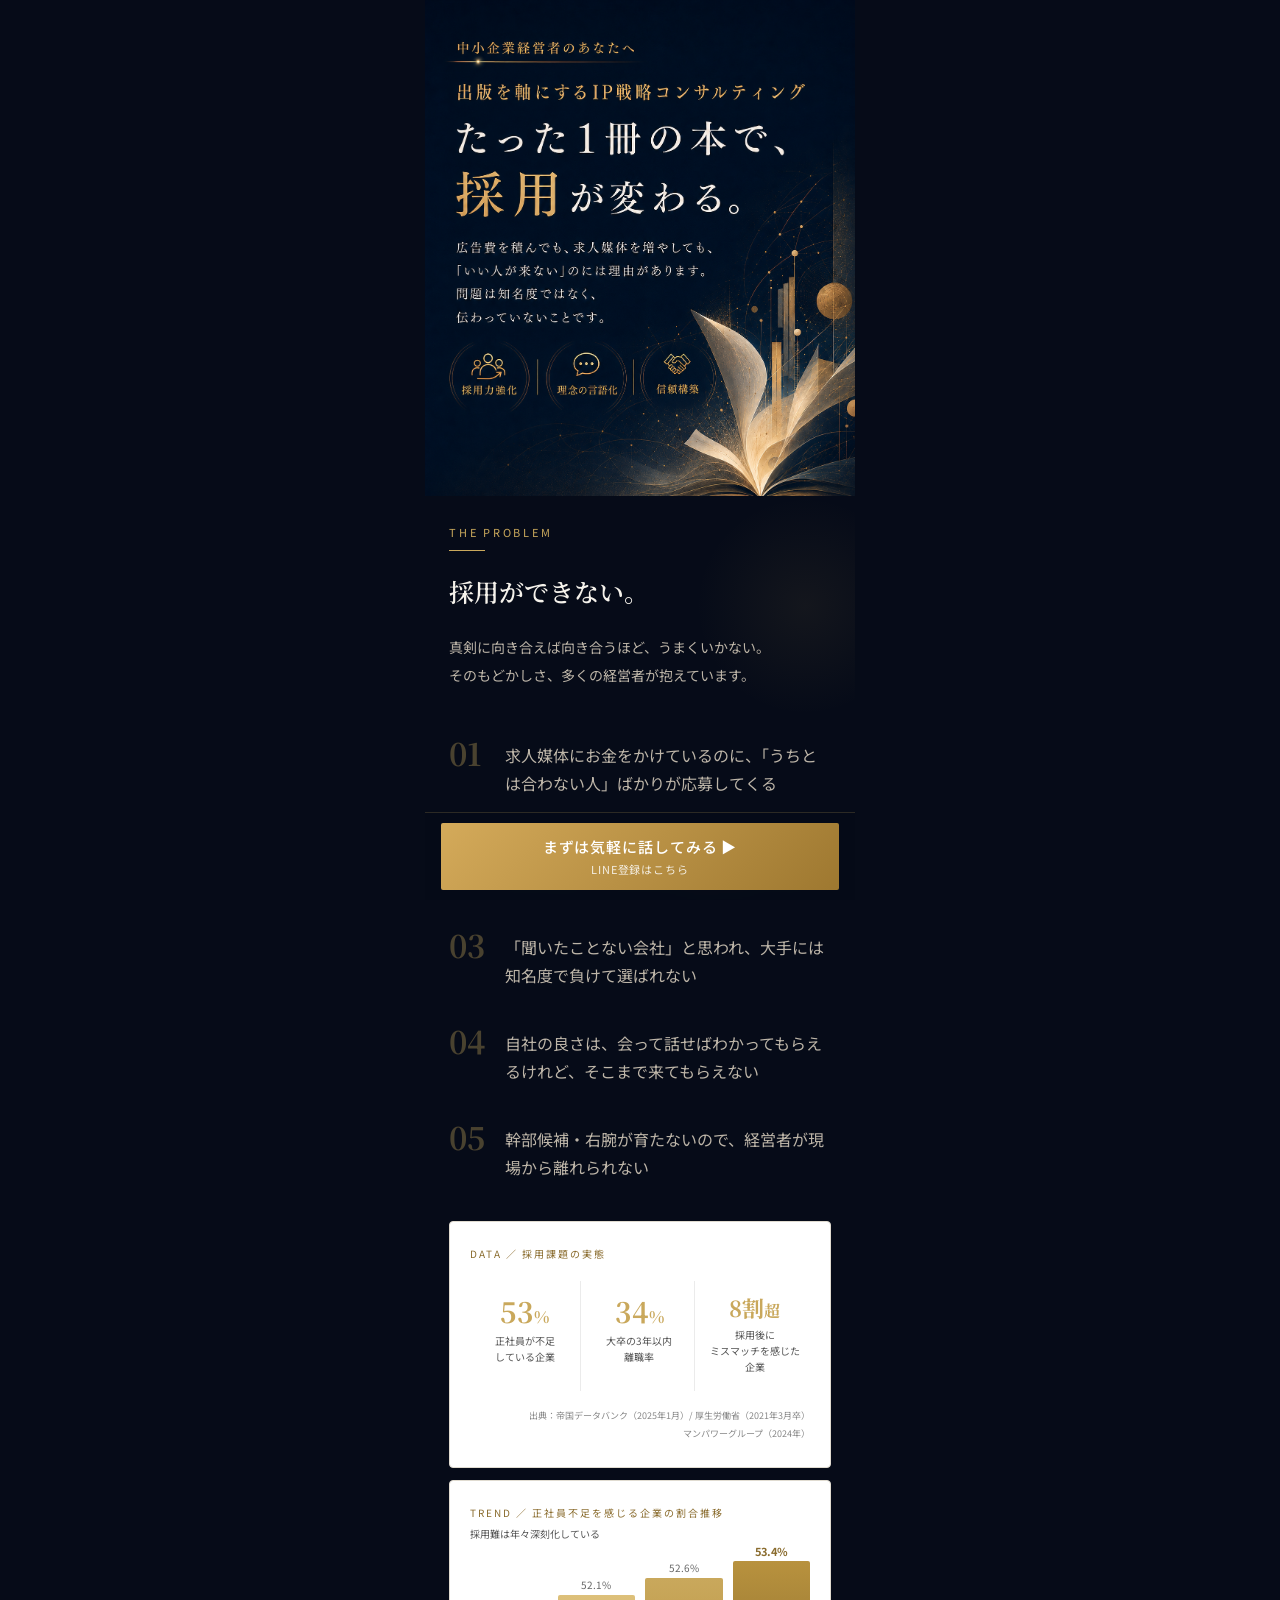
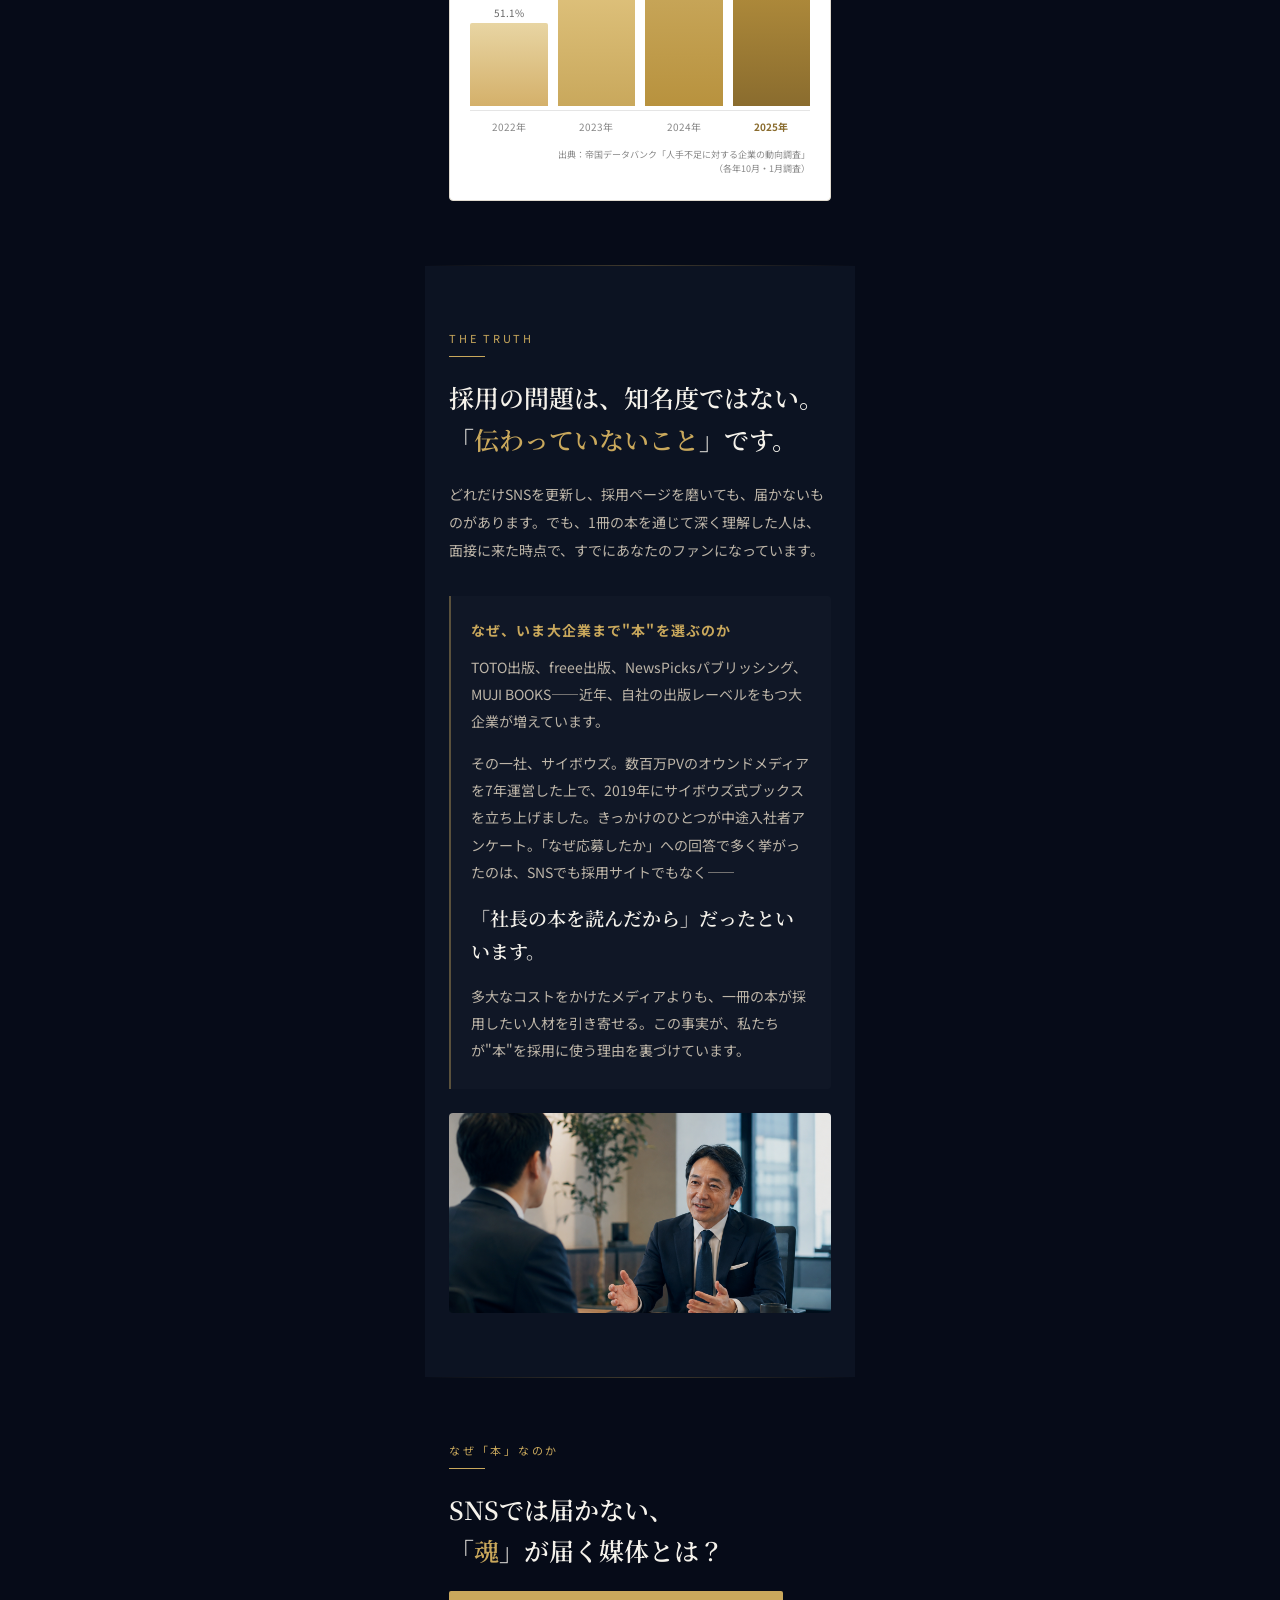
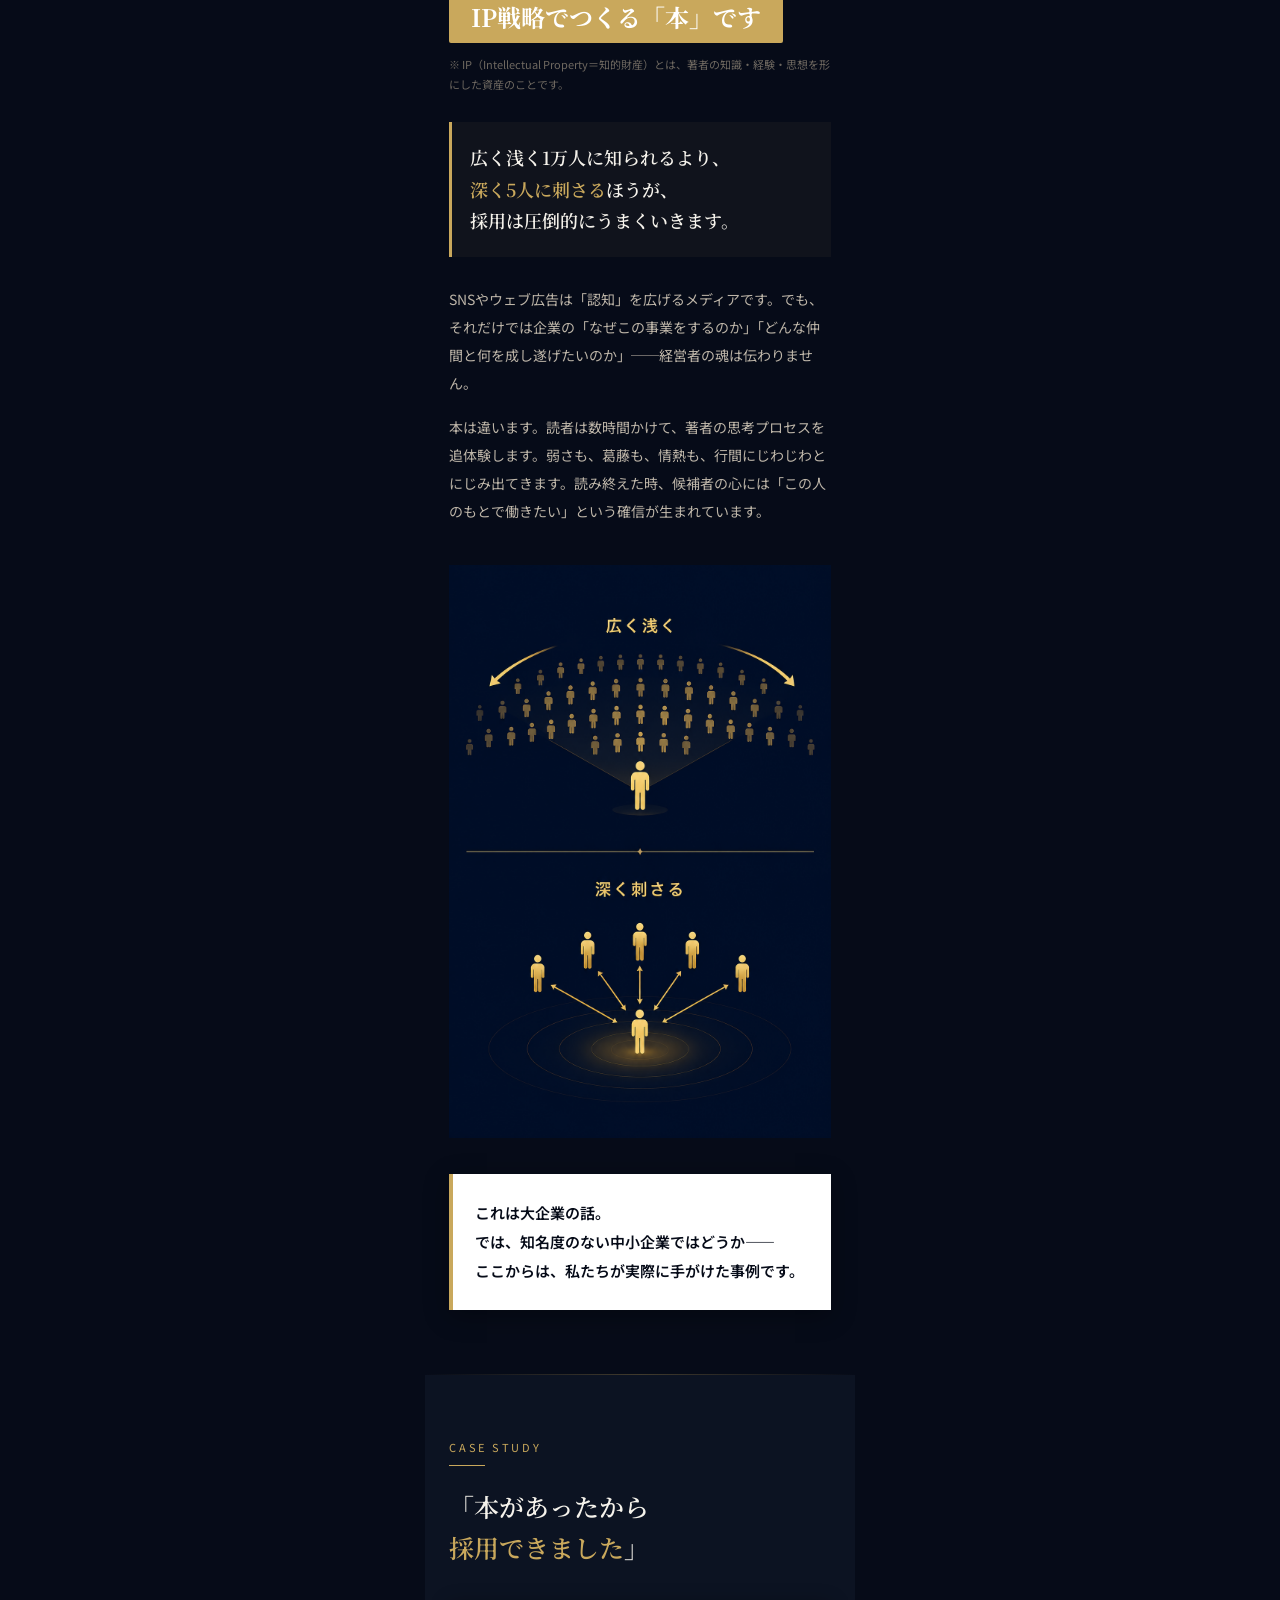
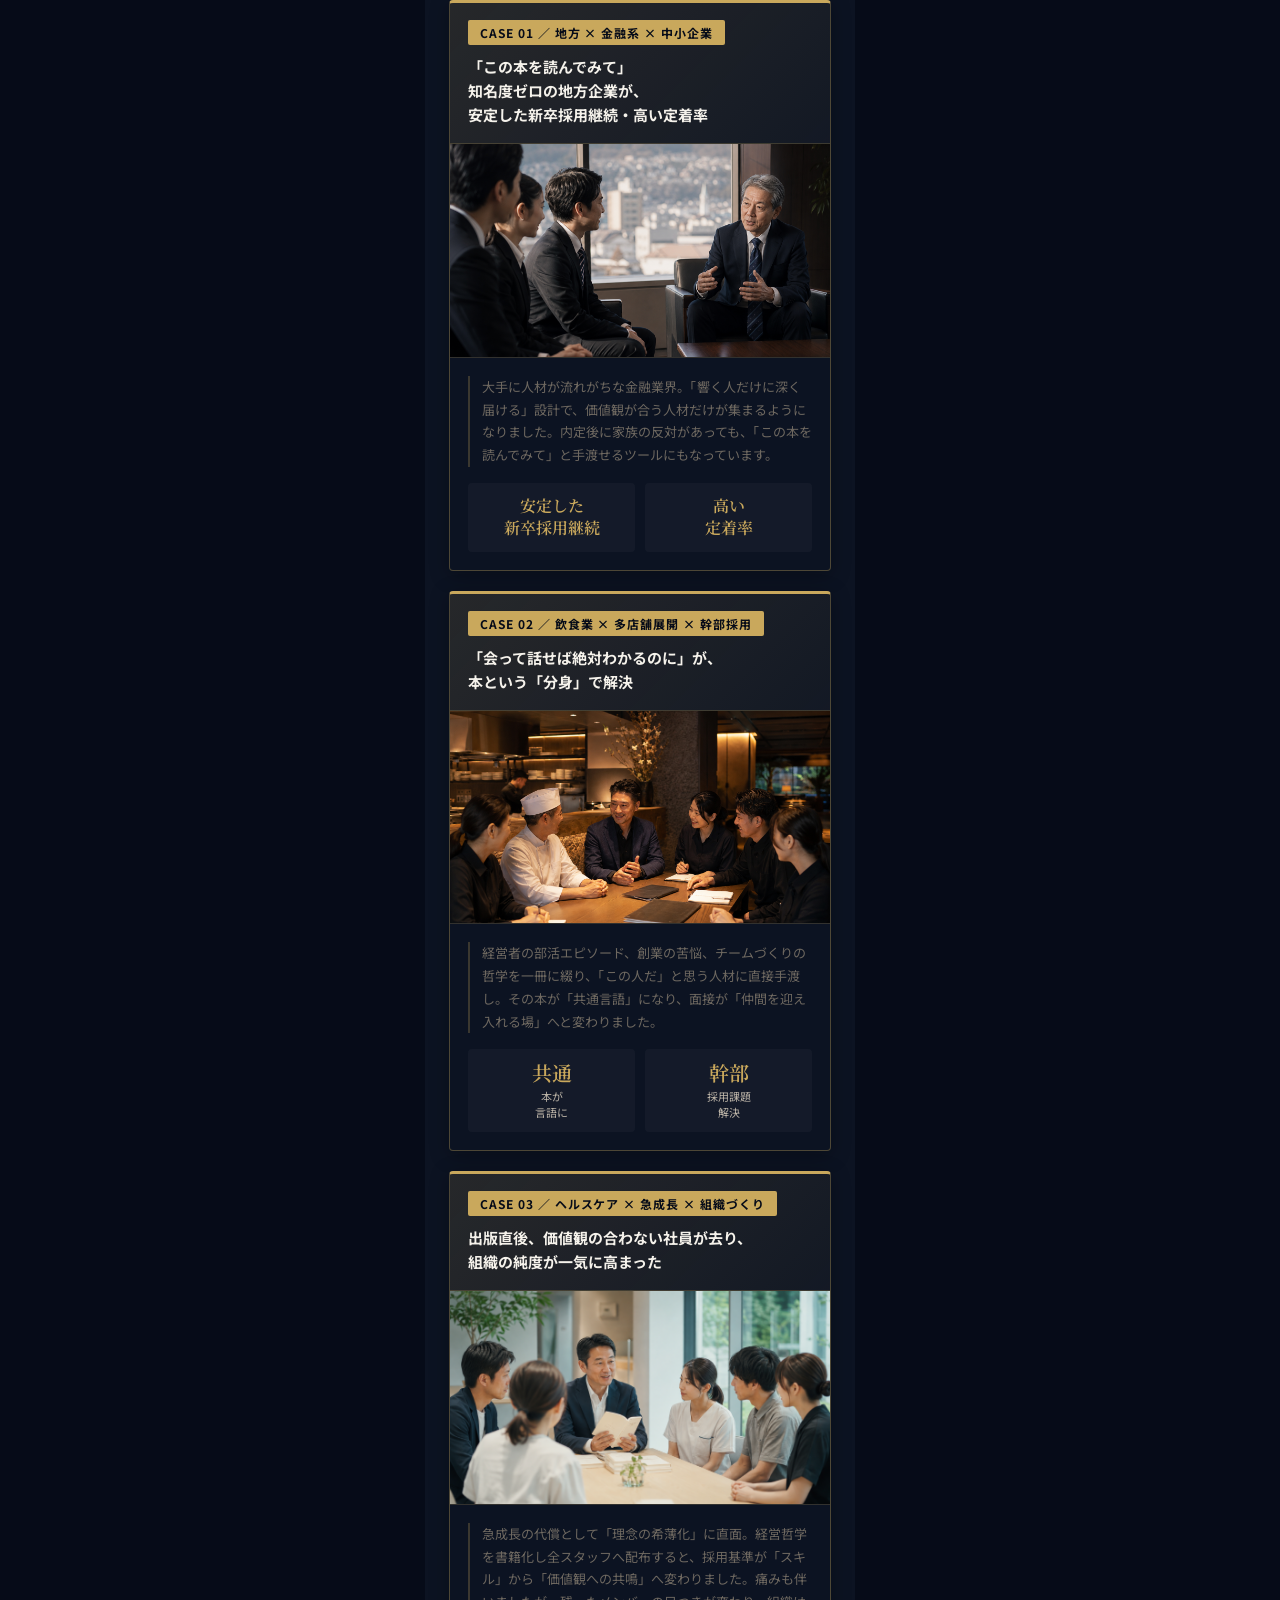
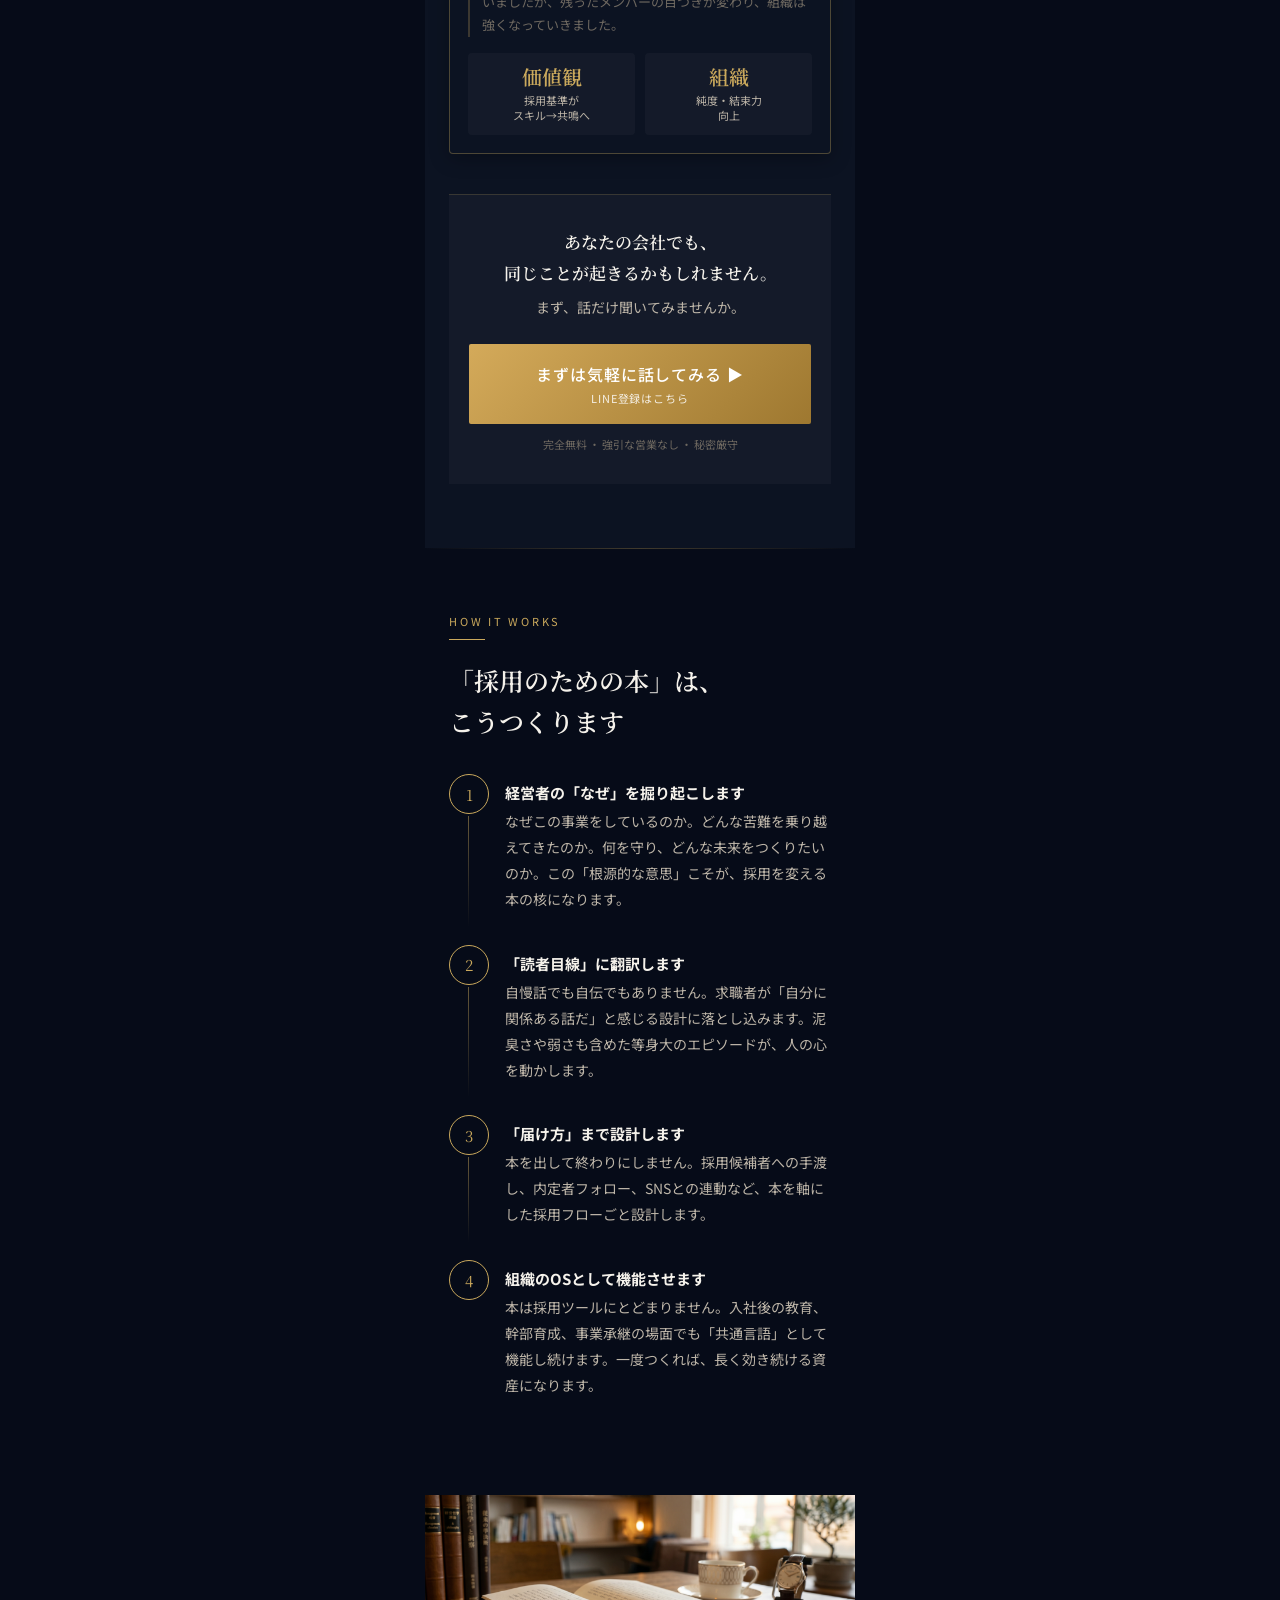
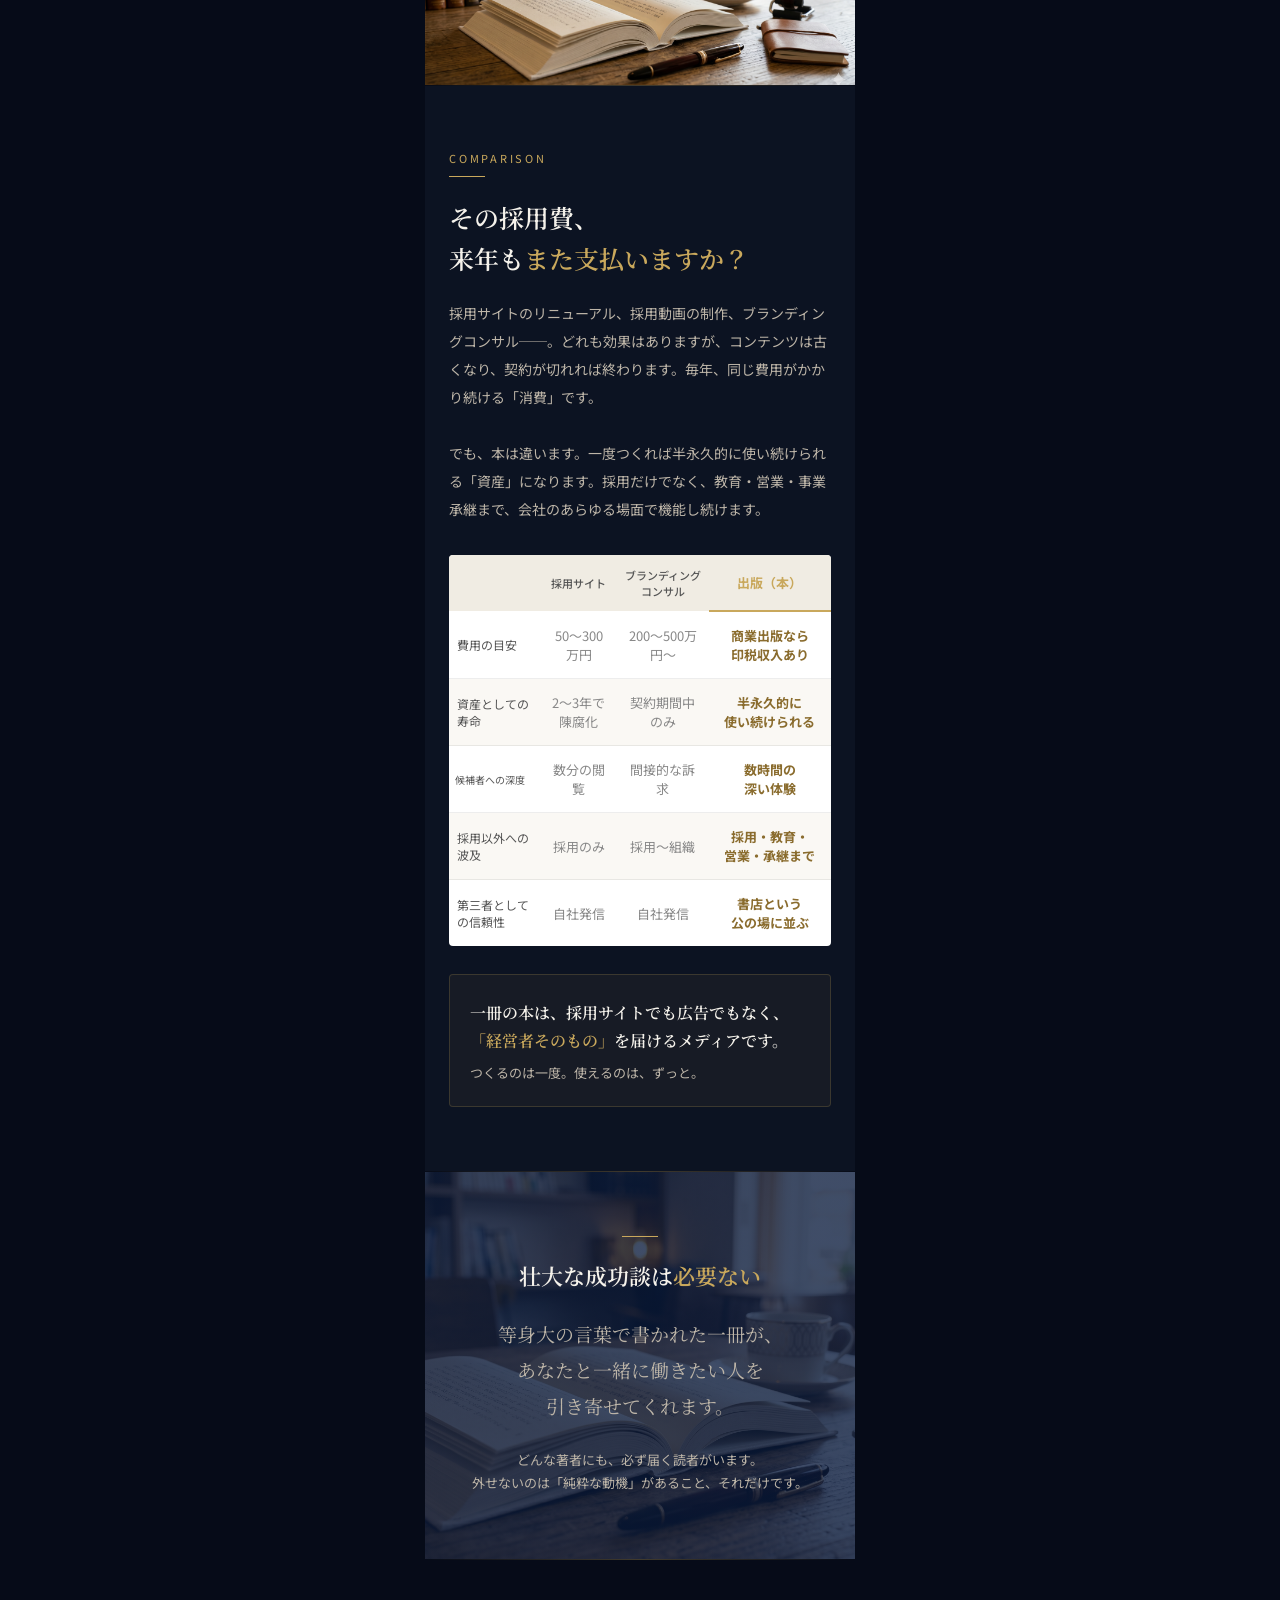
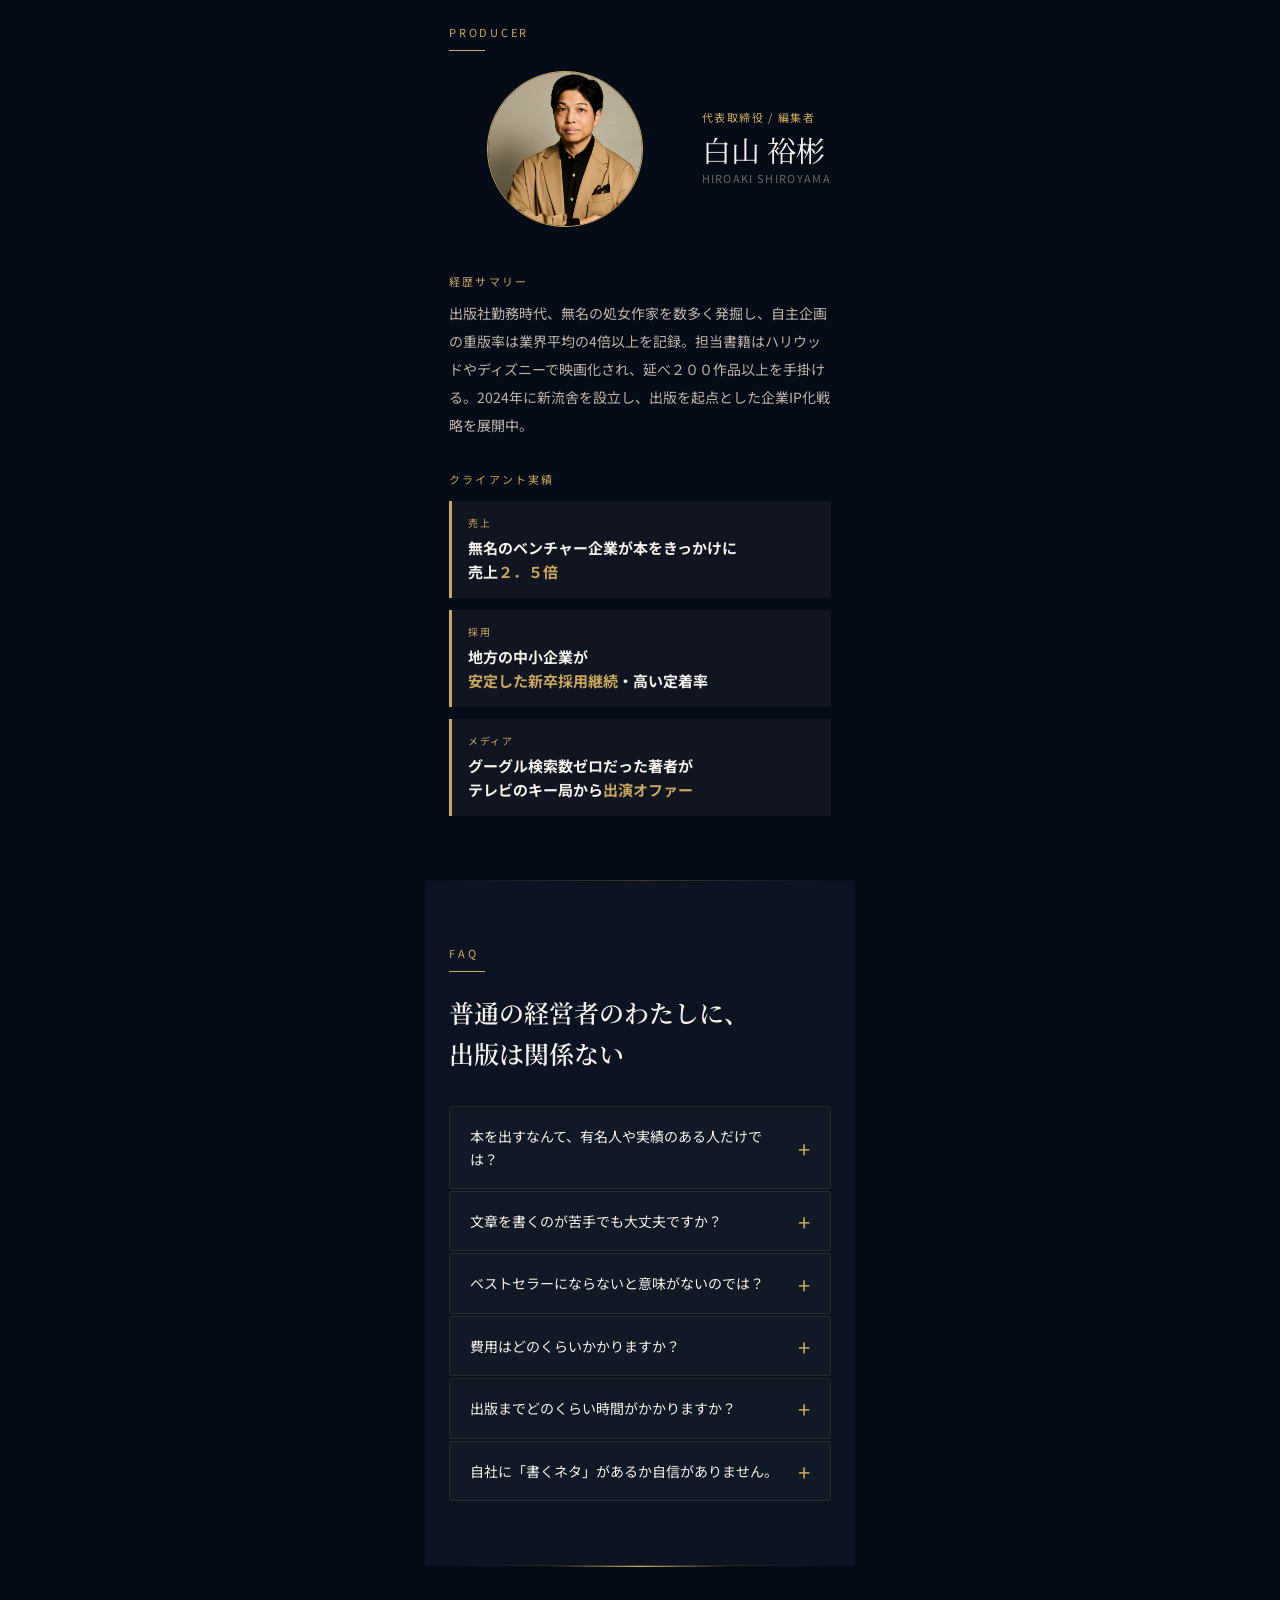
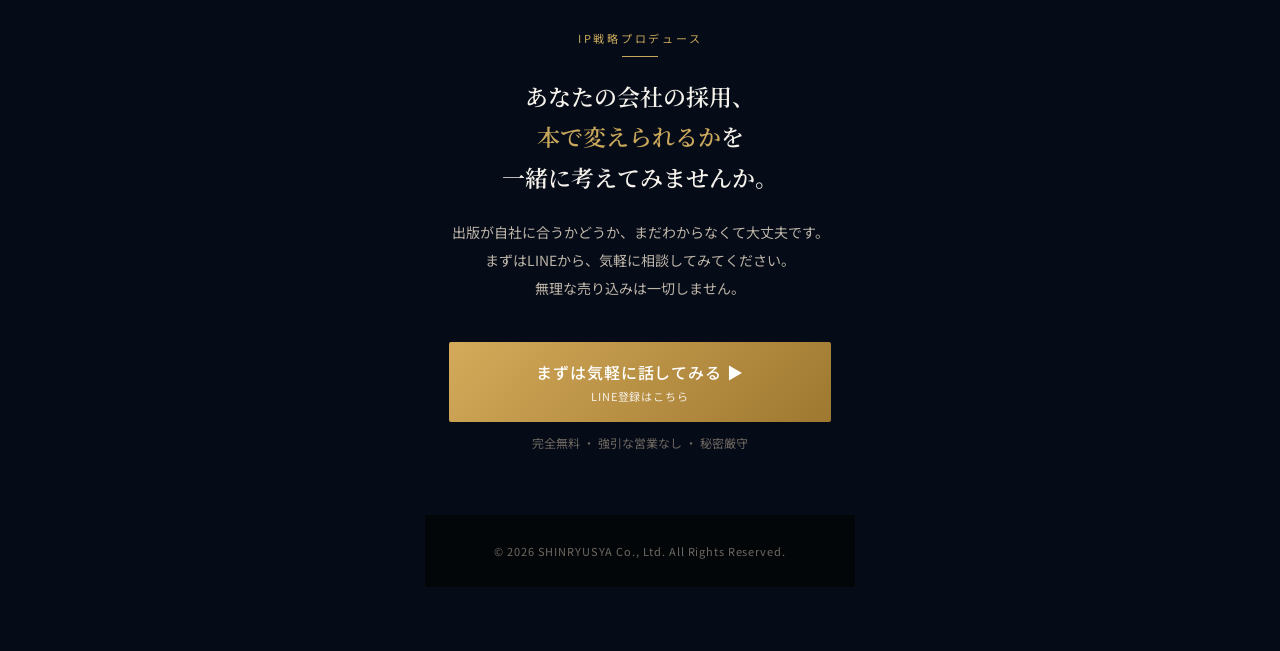
<file: v10/index.html>
<!DOCTYPE html>
<html lang="ja">
<head>
  <meta charset="UTF-8">
  <meta name="viewport" content="width=device-width, initial-scale=1.0">
  <title>出版IPプロデュース | 新流舎</title>
  <link rel="icon" type="image/png" href="../favicon-logo.png">
  <link rel="preconnect" href="https://fonts.googleapis.com">
  <link href="https://fonts.googleapis.com/css2?family=Noto+Serif+JP:wght@300;400;600;700&family=Noto+Sans+JP:wght@300;400;500;700&display=swap" rel="stylesheet">
  <style>
    *, *::before, *::after { box-sizing: border-box; margin: 0; padding: 0; }

    :root {
      --navy:       #060b18;
      --navy-mid:   #0c1322;
      --navy-light: #121a2e;
      --gold:       #c9a85c;
      --gold-light: #e8d5a3;
      --gold-dark:  #8a6c2e;
      --white:      #f5f2eb;
      --white-dim:  #bdb5a8;
      --muted:      #6e6860;
    }

    html { scroll-behavior: smooth; }

    body {
      font-family: 'Noto Sans JP', sans-serif;
      background: var(--navy);
      color: var(--white);
      max-width: 430px;
      margin: 0 auto;
      overflow-x: hidden;
      padding-bottom: 64px;
    }

    /* ─── HERO ─── */
    .hero {
      width: 100%;
    }
    .hero img {
      width: 100%;
      display: block;
    }

    /* ─── SECTION BASE ─── */
    .sec {
      padding: 64px 24px;
    }
    .sec-label {
      font-size: 11px;
      letter-spacing: 0.25em;
      color: var(--gold);
      margin-bottom: 10px;
    }
    .gold-bar {
      width: 36px;
      height: 1px;
      background: var(--gold);
      margin-bottom: 20px;
    }
    .sec-title {
      font-family: 'Noto Serif JP', serif;
      font-size: 25px;
      font-weight: 600;
      line-height: 1.65;
      color: var(--white);
      margin-bottom: 20px;
    }
    .sec-lead {
      font-size: 14px;
      line-height: 2;
      color: var(--white-dim);
    }

    /* ─── PROBLEM ─── */
    .sec-problem {
      background: var(--navy);
      position: relative;
      overflow: hidden;
      padding-top: 28px;
    }
    .sec-problem::after {
      content: '';
      position: absolute;
      top: 0; right: -60px;
      width: 220px; height: 220px;
      background: radial-gradient(circle, rgba(201,168,92,0.07) 0%, transparent 70%);
      pointer-events: none;
    }

    .prob-list {
      margin-top: 48px;
      display: flex;
      flex-direction: column;
      gap: 36px;
    }
    .prob-item {
      display: flex;
      gap: 20px;
      align-items: flex-start;
    }
    .prob-num {
      font-family: 'Noto Serif JP', serif;
      font-size: 31px;
      font-weight: 700;
      color: rgba(201,168,92,0.35);
      line-height: 1;
      flex-shrink: 0;
      width: 36px;
    }
    .prob-item p {
      font-size: 16px;
      line-height: 1.75;
      color: var(--white-dim);
      padding-top: 4px;
    }

    .prob-closing {
      margin-top: 56px;
      padding-top: 40px;
      border-top: 1px solid rgba(201,168,92,0.15);
      text-align: center;
    }
    .prob-closing-main {
      font-family: 'Noto Serif JP', serif;
      font-size: 22px;
      color: var(--white);
      line-height: 1.6;
      margin-bottom: 4px;
    }
    .prob-closing-gold {
      font-family: 'Noto Serif JP', serif;
      font-size: 22px;
      color: var(--gold);
      line-height: 1.6;
    }

    /* ─── WHY ─── */
    .sec-why { background: var(--navy); }

    .why-block {
      margin-top: 40px;
      display: flex;
      flex-direction: column;
      gap: 44px;
    }
    .why-item {}
    .why-num {
      font-family: 'Noto Serif JP', serif;
      font-size: 44px;
      font-weight: 700;
      color: rgba(201,168,92,0.12);
      line-height: 1;
      margin-bottom: 6px;
    }
    .why-item h3 {
      font-family: 'Noto Serif JP', serif;
      font-size: 19px;
      color: var(--gold-light);
      line-height: 1.55;
      margin-bottom: 12px;
    }
    .why-item p {
      font-size: 14px;
      line-height: 2;
      color: var(--white-dim);
    }
    .why-tag {
      display: inline-block;
      margin-top: 12px;
      font-size: 12px;
      color: var(--gold);
      border: 1px solid rgba(201,168,92,0.35);
      padding: 3px 12px;
      border-radius: 20px;
      letter-spacing: 0.05em;
    }

    /* ─── PROFILE ─── */
    .sec-profile { background: var(--navy); }

    .profile-box {
      border: 1px solid rgba(201,168,92,0.22);
      border-radius: 6px;
      padding: 36px 24px;
      margin-top: 32px;
      text-align: center;
    }
    .profile-icon {
      width: 88px;
      height: 88px;
      border-radius: 50%;
      border: 1.5px solid var(--gold);
      background: rgba(201,168,92,0.08);
      margin: 0 auto 18px;
      overflow: hidden;
    }
    .profile-icon img {
      width: 100%;
      height: 100%;
      object-fit: cover;
      display: block;
    }
    .profile-role {
      font-size: 11px;
      color: var(--gold);
      letter-spacing: 0.15em;
      margin-bottom: 4px;
    }
    .profile-name {
      font-family: 'Noto Serif JP', serif;
      font-size: 24px;
      color: var(--white);
    }
    .profile-name-en {
      font-size: 11px;
      letter-spacing: 0.12em;
      color: var(--muted);
      margin-bottom: 20px;
    }
    .profile-tags {
      display: flex;
      flex-wrap: wrap;
      justify-content: center;
      gap: 8px;
      margin-bottom: 24px;
    }
    .p-tag {
      font-size: 11px;
      color: var(--gold);
      border: 1px solid rgba(201,168,92,0.35);
      padding: 3px 10px;
      border-radius: 20px;
    }
    .profile-bio {
      font-size: 14px;
      line-height: 2;
      color: var(--white-dim);
      text-align: left;
    }

    /* ─── SERVICE ─── */
    .sec-service { background: var(--navy-mid); }

    .svc-cards {
      margin-top: 32px;
      display: flex;
      flex-direction: column;
      gap: 2px;
    }
    .svc-card {
      background: rgba(255,255,255,0.025);
      border: 1px solid rgba(201,168,92,0.15);
      padding: 24px 20px;
    }
    .svc-card:first-child { border-radius: 4px 4px 0 0; }
    .svc-card:last-child  { border-radius: 0 0 4px 4px; }
    .svc-step {
      font-size: 10px;
      letter-spacing: 0.2em;
      color: var(--gold);
      margin-bottom: 8px;
    }
    .svc-card h3 {
      font-family: 'Noto Serif JP', serif;
      font-size: 16px;
      color: var(--white);
      margin-bottom: 10px;
    }
    .svc-card p {
      font-size: 14px;
      line-height: 1.85;
      color: var(--white-dim);
    }
    .svc-list {
      list-style: none;
      display: flex;
      flex-direction: column;
      gap: 12px;
    }
    .svc-list li {
      font-size: 14px;
      line-height: 1.7;
      color: var(--white-dim);
      padding-left: 16px;
      position: relative;
    }
    .svc-list li::before {
      content: '';
      position: absolute;
      left: 0;
      top: 9px;
      width: 5px;
      height: 1px;
      background: var(--gold);
    }

    /* ─── STRENGTHS ─── */
    .sec-strength { background: var(--navy); }

    .str-list {
      margin-top: 32px;
      display: flex;
      flex-direction: column;
      gap: 28px;
    }
    .str-item {
      display: flex;
      gap: 16px;
      align-items: flex-start;
    }
    .str-icon {
      width: 44px;
      height: 44px;
      border: 1px solid rgba(201,168,92,0.5);
      border-radius: 50%;
      display: flex;
      align-items: center;
      justify-content: center;
      font-size: 20px;
      flex-shrink: 0;
    }
    .str-item h3 {
      font-size: 15px;
      font-weight: 500;
      color: var(--gold-light);
      margin-bottom: 6px;
    }
    .str-item p {
      font-size: 14px;
      line-height: 1.85;
      color: var(--white-dim);
    }

    /* ─── FLOW ─── */
    .sec-flow { background: var(--navy); }

    .flow-list {
      margin-top: 32px;
      position: relative;
    }
    .flow-item {
      display: flex;
      gap: 16px;
      margin-bottom: 32px;
      position: relative;
    }
    .flow-item:not(:last-child)::after {
      content: '';
      position: absolute;
      left: 19px;
      top: 42px;
      bottom: -14px;
      width: 1px;
      background: linear-gradient(to bottom, rgba(201,168,92,0.5), transparent);
    }
    .flow-num {
      width: 40px;
      height: 40px;
      border: 1px solid var(--gold);
      border-radius: 50%;
      display: flex;
      align-items: center;
      justify-content: center;
      font-family: 'Noto Serif JP', serif;
      font-size: 15px;
      color: var(--gold);
      flex-shrink: 0;
    }
    .flow-body { padding-top: 8px; }
    .flow-body h3 {
      font-size: 15px;
      color: var(--white);
      margin-bottom: 6px;
    }
    .flow-body p {
      font-size: 14px;
      line-height: 1.85;
      color: var(--white-dim);
    }

    /* ─── CASES ─── */
    .sec-cases { background: var(--navy-mid); }

    .case-list {
      margin-top: 32px;
      display: flex;
      flex-direction: column;
      gap: 20px;
    }
    .case-card {
      border: 1px solid rgba(201,168,92,0.35);
      border-top: 3px solid var(--gold);
      border-radius: 4px;
      overflow: hidden;
      box-shadow: 0 4px 20px rgba(0,0,0,0.3);
    }
    .case-head {
      background: linear-gradient(135deg, rgba(201,168,92,0.14) 0%, rgba(201,168,92,0.04) 100%);
      padding: 16px 18px;
      border-bottom: 1px solid rgba(201,168,92,0.2);
    }
    .case-tag {
      display: inline-block;
      font-size: 12px;
      letter-spacing: 0.08em;
      color: var(--navy);
      background: var(--gold);
      padding: 4px 12px;
      border-radius: 2px;
      margin-bottom: 10px;
      font-weight: 700;
    }
    .case-head h3 {
      font-size: 15px;
      color: var(--white);
      line-height: 1.6;
    }
    .case-img {
      width: 100%;
      aspect-ratio: 16/9;
      background: rgba(201,168,92,0.06);
      border-bottom: 1px solid rgba(201,168,92,0.15);
      display: flex;
      align-items: center;
      justify-content: center;
      overflow: hidden;
    }
    .case-img img {
      width: 100%;
      height: 100%;
      object-fit: cover;
      display: block;
    }
    .case-img-placeholder {
      font-size: 12px;
      color: var(--muted);
      letter-spacing: 0.1em;
    }
    .case-body { padding: 18px; }
    .case-challenge {
      font-size: 13px;
      color: var(--muted);
      line-height: 1.75;
      padding-left: 12px;
      border-left: 2px solid rgba(201,168,92,0.25);
      margin-bottom: 16px;
    }
    .case-grid {
      display: grid;
      grid-template-columns: 1fr 1fr;
      gap: 10px;
    }
    .case-kpi {
      text-align: center;
      padding: 12px 6px;
      background: rgba(255,255,255,0.03);
      border-radius: 4px;
    }
    .case-kpi-num {
      font-family: 'Noto Serif JP', serif;
      font-size: 20px;
      color: var(--gold);
      font-weight: 600;
      line-height: 1.2;
    }
    .case-kpi-label {
      font-size: 11px;
      color: var(--white-dim);
      margin-top: 4px;
      line-height: 1.4;
    }

    /* ─── METRICS ─── */
    .sec-metrics { background: var(--navy-mid); }

    .metrics-grid {
      margin-top: 32px;
      display: grid;
      grid-template-columns: 1fr 1fr;
      gap: 14px;
    }
    .metric-box {
      border: 1px solid rgba(201,168,92,0.2);
      border-radius: 4px;
      padding: 24px 10px;
      text-align: center;
    }
    .metric-num {
      font-family: 'Noto Serif JP', serif;
      font-size: 29px;
      color: var(--gold);
      font-weight: 600;
      line-height: 1;
      margin-bottom: 10px;
    }
    .metric-label {
      font-size: 12px;
      color: var(--white-dim);
      line-height: 1.5;
    }
    .metric-note {
      font-size: 11px;
      color: var(--muted);
      text-align: center;
      margin-top: 14px;
    }

    /* ─── FAQ ─── */
    .sec-faq { background: var(--navy-mid); }

    .faq-list {
      margin-top: 32px;
      display: flex;
      flex-direction: column;
      gap: 2px;
    }
    .faq-item {
      border: 1px solid rgba(201,168,92,0.15);
      border-radius: 2px;
      overflow: hidden;
    }
    .faq-q {
      padding: 18px 20px;
      display: flex;
      justify-content: space-between;
      align-items: center;
      cursor: pointer;
      background: rgba(255,255,255,0.02);
      -webkit-tap-highlight-color: transparent;
    }
    .faq-q-text {
      font-size: 14px;
      color: var(--white);
      line-height: 1.6;
      flex: 1;
      padding-right: 12px;
    }
    .faq-icon {
      color: var(--gold);
      font-size: 22px;
      line-height: 1;
      transition: transform 0.3s ease;
      flex-shrink: 0;
      user-select: none;
    }
    .faq-a {
      display: none;
      padding: 0 20px 18px;
      font-size: 14px;
      color: var(--white-dim);
      line-height: 1.95;
      background: rgba(255,255,255,0.01);
    }
    .faq-item.open .faq-a   { display: block; }
    .faq-item.open .faq-icon { transform: rotate(45deg); }

    /* ─── CTA ─── */
    .sec-cta {
      background: var(--navy);
      padding: 64px 24px;
      text-align: center;
      position: relative;
      overflow: hidden;
    }
    .sec-cta::before {
      content: '';
      position: absolute;
      top: 0; left: 50%;
      transform: translateX(-50%);
      width: 180px; height: 1px;
      background: linear-gradient(to right, transparent, var(--gold), transparent);
    }
    .cta-title {
      font-family: 'Noto Serif JP', serif;
      font-size: 23px;
      font-weight: 600;
      line-height: 1.75;
      margin-bottom: 20px;
    }
    .cta-text {
      font-size: 14px;
      color: var(--white-dim);
      line-height: 2;
      margin-bottom: 40px;
    }
    .btn-main {
      display: block;
      width: 100%;
      padding: 18px 20px;
      background: linear-gradient(135deg, #d4aa5a, #9e7830);
      color: #fff;
      font-size: 16px;
      font-weight: 500;
      text-align: center;
      border-radius: 2px;
      text-decoration: none;
      letter-spacing: 0.06em;
      margin-bottom: 12px;
    }
    .btn-note {
      font-size: 12px;
      color: var(--muted);
    }
    .btn-sub {
      display: block;
      font-size: 11px;
      font-weight: 400;
      letter-spacing: 0.08em;
      margin-top: 4px;
      opacity: 0.85;
    }
    .cta-contact {
      margin-top: 40px;
      padding-top: 32px;
      border-top: 1px solid rgba(201,168,92,0.15);
    }
    .cta-contact p {
      font-size: 12px;
      color: var(--muted);
      margin-bottom: 10px;
    }
    .cta-contact a {
      color: var(--gold-light);
      text-decoration: none;
      font-size: 15px;
      display: block;
      margin-bottom: 6px;
    }

    /* ─── FOOTER ─── */
    footer {
      background: #030609;
      padding: 28px 24px;
      text-align: center;
    }
    footer p {
      font-size: 11px;
      color: var(--muted);
      letter-spacing: 0.08em;
    }

    /* ─── FIXED BAR ─── */
    .fixed-bar {
      position: fixed;
      bottom: 0; left: 50%;
      transform: translateX(-50%);
      width: 100%;
      max-width: 430px;
      padding: 10px 16px;
      background: rgba(6,11,24,0.95);
      border-top: 1px solid rgba(201,168,92,0.2);
      backdrop-filter: blur(14px);
      -webkit-backdrop-filter: blur(14px);
      z-index: 200;
    }
    .fixed-bar a {
      display: block;
      padding: 13px;
      background: linear-gradient(135deg, #d4aa5a, #9e7830);
      color: #fff;
      text-align: center;
      font-size: 15px;
      font-weight: 500;
      border-radius: 2px;
      text-decoration: none;
      letter-spacing: 0.06em;
    }

    /* ─── DIVIDER ─── */
    .divider {
      width: 100%;
      height: 1px;
      background: linear-gradient(to right, transparent, rgba(201,168,92,0.3), transparent);
    }
  </style>
</head>
<body>

<!-- HERO -->
<section class="hero">
  <img src="hero.png?v=2" alt="新流舎 出版IPプロデュース">
</section>

<!-- PROBLEM -->
<section class="sec sec-problem">
  <div class="sec-label">THE PROBLEM</div>
  <div class="gold-bar"></div>
  <h2 class="sec-title">採用ができない。</h2>
  <p style="font-size: 14px; line-height:2; color:var(--white-dim); margin-bottom:8px;">真剣に向き合えば向き合うほど、うまくいかない。<br>そのもどかしさ、多くの経営者が抱えています。</p>
  <div class="prob-list">
    <div class="prob-item">
      <div class="prob-num">01</div>
      <p>求人媒体にお金をかけているのに、「うちとは合わない人」ばかりが応募してくる</p>
    </div>
    <div class="prob-item">
      <div class="prob-num">02</div>
      <p>やっと採用できたと思ったら、3年以内に辞めてしまい、ミスマッチを繰り返している</p>
    </div>
    <div class="prob-item">
      <div class="prob-num">03</div>
      <p>「聞いたことない会社」と思われ、大手には知名度で負けて選ばれない</p>
    </div>
    <div class="prob-item">
      <div class="prob-num">04</div>
      <p>自社の良さは、会って話せばわかってもらえるけれど、そこまで来てもらえない</p>
    </div>
    <div class="prob-item">
      <div class="prob-num">05</div>
      <p>幹部候補・右腕が育たないので、経営者が現場から離れられない</p>
    </div>
  </div>
  <!-- DATA: 3統計 -->
  <div style="margin-top:40px; background:#fff; border:1px solid #e0dbd0; border-radius:4px; padding:24px 20px;">
    <p style="font-size:10px; letter-spacing:0.2em; color:#8a6c2e; margin-bottom:20px;">DATA ／ 採用課題の実態</p>
    <div style="display:grid; grid-template-columns:1fr 1fr 1fr; gap:4px;">
      <div style="text-align:center; padding:16px 8px; border-right:1px solid rgba(0,0,0,0.08);">
        <p style="font-family:'Noto Serif JP',serif; font-size:28px; font-weight:700; color:var(--gold); line-height:1;">53<span style="font-size:16px;">%</span></p>
        <p style="font-size:10px; color:#555; margin-top:8px; line-height:1.6;">正社員が不足<br>している企業</p>
      </div>
      <div style="text-align:center; padding:16px 8px; border-right:1px solid rgba(0,0,0,0.08);">
        <p style="font-family:'Noto Serif JP',serif; font-size:28px; font-weight:700; color:var(--gold); line-height:1;">34<span style="font-size:16px;">%</span></p>
        <p style="font-size:10px; color:#555; margin-top:8px; line-height:1.6;">大卒の3年以内<br>離職率</p>
      </div>
      <div style="text-align:center; padding:16px 8px;">
        <p style="font-family:'Noto Serif JP',serif; font-size:22px; font-weight:700; color:var(--gold); line-height:1;">8割<span style="font-size:16px;">超</span></p>
        <p style="font-size:10px; color:#555; margin-top:8px; line-height:1.6;">採用後に<br>ミスマッチを感じた企業</p>
      </div>
    </div>
    <p style="font-size:9px; color:#888; text-align:right; margin-top:16px; line-height:2;">出典：帝国データバンク（2025年1月）/ 厚生労働省（2021年3月卒）<br>マンパワーグループ（2024年）</p>
  </div>

  <!-- CHART: 正社員不足企業の割合推移 -->
  <div style="margin-top:12px; background:#fff; border:1px solid #e0dbd0; border-radius:4px; padding:24px 20px;">
    <p style="font-size:10px; letter-spacing:0.2em; color:#8a6c2e; margin-bottom:6px;">TREND ／ 正社員不足を感じる企業の割合推移</p>
    <p style="font-size:10px; color:#555; margin-bottom:20px;">採用難は年々深刻化している</p>

    <!-- バーチャート -->
    <div style="display:flex; align-items:flex-end; gap:10px; height:150px; padding-bottom:4px; border-bottom:1px solid rgba(0,0,0,0.1);">

      <!-- 2022 -->
      <div style="flex:1; display:flex; flex-direction:column; align-items:center; height:100%;">
        <div style="flex:1; display:flex; align-items:flex-end; width:100%;">
          <div style="width:100%; height:57%; background:linear-gradient(to top, #d4b06a, #e8d5a3); border-radius:2px 2px 0 0; position:relative;">
            <span style="position:absolute; top:-18px; left:50%; transform:translateX(-50%); font-size:10px; color:#666; white-space:nowrap;">51.1%</span>
          </div>
        </div>
      </div>

      <!-- 2023 -->
      <div style="flex:1; display:flex; flex-direction:column; align-items:center; height:100%;">
        <div style="flex:1; display:flex; align-items:flex-end; width:100%;">
          <div style="width:100%; height:76%; background:linear-gradient(to top, #c9a85c, #ddc07a); border-radius:2px 2px 0 0; position:relative;">
            <span style="position:absolute; top:-18px; left:50%; transform:translateX(-50%); font-size:10px; color:#666; white-space:nowrap;">52.1%</span>
          </div>
        </div>
      </div>

      <!-- 2024 -->
      <div style="flex:1; display:flex; flex-direction:column; align-items:center; height:100%;">
        <div style="flex:1; display:flex; align-items:flex-end; width:100%;">
          <div style="width:100%; height:88%; background:linear-gradient(to top, #b8923e, #c9a85c); border-radius:2px 2px 0 0; position:relative;">
            <span style="position:absolute; top:-18px; left:50%; transform:translateX(-50%); font-size:10px; color:#666; white-space:nowrap;">52.6%</span>
          </div>
        </div>
      </div>

      <!-- 2025 -->
      <div style="flex:1; display:flex; flex-direction:column; align-items:center; height:100%;">
        <div style="flex:1; display:flex; align-items:flex-end; width:100%;">
          <div style="width:100%; height:100%; background:linear-gradient(to top, #8a6c2e, #b8923e); border-radius:2px 2px 0 0; position:relative;">
            <span style="position:absolute; top:-18px; left:50%; transform:translateX(-50%); font-size:11px; color:var(--gold-dark); font-weight:700; white-space:nowrap;">53.4%</span>
          </div>
        </div>
      </div>

    </div>

    <!-- 年ラベル -->
    <div style="display:flex; gap:10px; margin-top:8px;">
      <div style="flex:1; text-align:center; font-size:10px; color:#888;">2022年</div>
      <div style="flex:1; text-align:center; font-size:10px; color:#888;">2023年</div>
      <div style="flex:1; text-align:center; font-size:10px; color:#888;">2024年</div>
      <div style="flex:1; text-align:center; font-size:10px; color:#8a6c2e; font-weight:700;">2025年</div>
    </div>

    <p style="font-size:9px; color:#888; text-align:right; margin-top:14px; line-height:1.6;">出典：帝国データバンク「人手不足に対する企業の動向調査」<br>（各年10月・1月調査）</p>
  </div>
</section>

<div class="divider"></div>

<!-- TRUTH -->
<section class="sec" style="background: var(--navy-mid);">
  <div class="sec-label">THE TRUTH</div>
  <div class="gold-bar"></div>
  <h2 class="sec-title">採用の問題は、知名度ではない。<br>「<span style="color:var(--gold)">伝わっていないこと</span>」です。</h2>
  <p style="font-size: 14px; line-height:2; color:var(--white-dim); margin-bottom:32px;">どれだけSNSを更新し、採用ページを磨いても、届かないものがあります。でも、1冊の本を通じて深く理解した人は、面接に来た時点で、すでにあなたのファンになっています。</p>

  <div style="border-left: 2px solid rgba(201,168,92,0.4); padding: 24px 20px; background: rgba(255,255,255,0.02); border-radius: 0 4px 4px 0; margin-bottom: 24px;">
    <p style="font-size: 14px; letter-spacing:0.08em; color:var(--gold); margin-bottom:14px; font-weight:700;">なぜ、いま大企業まで"本"を選ぶのか</p>
    <p style="font-size: 14px; line-height:1.95; color:var(--white-dim); margin-bottom:14px;">
      TOTO出版、freee出版、NewsPicksパブリッシング、MUJI BOOKS——近年、自社の出版レーベルをもつ大企業が増えています。
    </p>
    <p style="font-size: 14px; line-height:1.95; color:var(--white-dim); margin-bottom:14px;">
      その一社、サイボウズ。数百万PVのオウンドメディアを7年運営した上で、2019年にサイボウズ式ブックスを立ち上げました。きっかけのひとつが中途入社者アンケート。「なぜ応募したか」への回答で多く挙がったのは、SNSでも採用サイトでもなく——
    </p>
    <p style="font-family:'Noto Serif JP',serif; font-size: 19px; color:var(--white); font-weight:600; line-height:1.7; margin: 16px 0;">「社長の本を読んだから」だったといいます。</p>
    <p style="font-size: 14px; line-height:1.95; color:var(--white-dim);">
      多大なコストをかけたメディアよりも、一冊の本が採用したい人材を引き寄せる。この事実が、私たちが"本"を採用に使う理由を裏づけています。
    </p>
  </div>

  <div style="width:100%; height:200px; border-radius:4px; margin-top:24px; overflow:hidden; opacity:0.92;">
    <img src="truth.png" alt="" style="width:100%; height:100%; object-fit:cover; object-position:center 35%; display:block;">
  </div>
</section>

<div class="divider"></div>

<!-- WHY BOOK -->
<section class="sec" style="background: var(--navy);">
  <div class="sec-label">なぜ「本」なのか</div>
  <div class="gold-bar"></div>
  <h2 class="sec-title" style="margin-bottom:20px;">SNSでは届かない、<br>「<span style="color:var(--gold)">魂</span>」が届く媒体とは？</h2>
  <div style="display:inline-block; background:var(--gold); color:#fff; padding:9px 22px; border-radius:2px; font-family:'Noto Serif JP',serif; font-size:24px; font-weight:700; line-height:1.4; margin-bottom:12px;">IP戦略でつくる「本」です</div>
  <p style="font-size:11px; color:var(--muted); line-height:1.8; margin-bottom:0;">※ IP（Intellectual Property＝知的財産）とは、著者の知識・経験・思想を形にした資産のことです。</p>

  <div style="border-left: 3px solid var(--gold); padding: 20px 18px; margin: 28px 0; background: rgba(201,168,92,0.05);">
    <p style="font-family:'Noto Serif JP',serif; font-size: 18px; font-weight:600; line-height:1.75; color:var(--white);">広く浅く1万人に知られるより、<br><span style="color:var(--gold)">深く5人に刺さる</span>ほうが、<br>採用は圧倒的にうまくいきます。</p>
  </div>

  <p style="font-size: 14px; line-height:2; color:var(--white-dim); margin-bottom:16px;">SNSやウェブ広告は「認知」を広げるメディアです。でも、それだけでは企業の「なぜこの事業をするのか」「どんな仲間と何を成し遂げたいのか」──経営者の魂は伝わりません。</p>
  <p style="font-size: 14px; line-height:2; color:var(--white-dim); margin-bottom:40px;">本は違います。読者は数時間かけて、著者の思考プロセスを追体験します。弱さも、葛藤も、情熱も、行間にじわじわとにじみ出てきます。読み終えた時、候補者の心には「この人のもとで働きたい」という確信が生まれています。</p>

  <img src="deep-impact.png" alt="広く浅く知られるより、深く刺さるほうが採用は成功する" style="display:block; width:100%; margin:0 auto;">

  <p style="font-size: 15px; line-height:1.95; font-weight:600; color:var(--navy); margin-top:36px; padding:24px 22px; border-left:4px solid var(--gold); background:#ffffff; box-shadow:0 6px 24px rgba(0,0,0,0.32);">
    これは大企業の話。<br>では、知名度のない中小企業ではどうか——<br>ここからは、私たちが実際に手がけた事例です。
  </p>
</section>

<div class="divider"></div>

<!-- CASES -->
<section class="sec sec-cases">
  <div class="sec-label">CASE STUDY</div>
  <div class="gold-bar"></div>
  <h2 class="sec-title">「本があったから<br><span style="color:var(--gold)">採用できました</span>」</h2>
  <div class="case-list">

    <div class="case-card">
      <div class="case-head">
        <div class="case-tag">CASE 01 ／ 地方 × 金融系 × 中小企業</div>
        <h3>「この本を読んでみて」<br>知名度ゼロの地方企業が、<br>安定した新卒採用継続・高い定着率</h3>
      </div>
      <div class="case-img"><img src="case01.png" alt="CASE 01"></div>
      <div class="case-body">
        <p class="case-challenge">大手に人材が流れがちな金融業界。「響く人だけに深く届ける」設計で、価値観が合う人材だけが集まるようになりました。内定後に家族の反対があっても、「この本を読んでみて」と手渡せるツールにもなっています。</p>
        <div class="case-grid">
          <div class="case-kpi">
            <div class="case-kpi-num" style="font-size:16px; line-height:1.4;">安定した<br>新卒採用継続</div>
          </div>
          <div class="case-kpi">
            <div class="case-kpi-num" style="font-size:16px; line-height:1.4;">高い<br>定着率</div>
          </div>
        </div>
      </div>
    </div>

    <div class="case-card">
      <div class="case-head">
        <div class="case-tag">CASE 02 ／ 飲食業 × 多店舗展開 × 幹部採用</div>
        <h3>「会って話せば絶対わかるのに」が、<br>本という「分身」で解決</h3>
      </div>
      <div class="case-img"><img src="case02.png" alt="CASE 02"></div>
      <div class="case-body">
        <p class="case-challenge">経営者の部活エピソード、創業の苦悩、チームづくりの哲学を一冊に綴り、「この人だ」と思う人材に直接手渡し。その本が「共通言語」になり、面接が「仲間を迎え入れる場」へと変わりました。</p>
        <div class="case-grid">
          <div class="case-kpi">
            <div class="case-kpi-num">共通</div>
            <div class="case-kpi-label">本が<br>言語に</div>
          </div>
          <div class="case-kpi">
            <div class="case-kpi-num">幹部</div>
            <div class="case-kpi-label">採用課題<br>解決</div>
          </div>
        </div>
      </div>
    </div>

    <div class="case-card">
      <div class="case-head">
        <div class="case-tag">CASE 03 ／ ヘルスケア × 急成長 × 組織づくり</div>
        <h3>出版直後、価値観の合わない社員が去り、<br>組織の純度が一気に高まった</h3>
      </div>
      <div class="case-img"><img src="case03.png?v=2" alt="CASE 03"></div>
      <div class="case-body">
        <p class="case-challenge">急成長の代償として「理念の希薄化」に直面。経営哲学を書籍化し全スタッフへ配布すると、採用基準が「スキル」から「価値観への共鳴」へ変わりました。痛みも伴いましたが、残ったメンバーの目つきが変わり、組織は強くなっていきました。</p>
        <div class="case-grid">
          <div class="case-kpi">
            <div class="case-kpi-num">価値観</div>
            <div class="case-kpi-label">採用基準が<br>スキル→共鳴へ</div>
          </div>
          <div class="case-kpi">
            <div class="case-kpi-num">組織</div>
            <div class="case-kpi-label">純度・結束力<br>向上</div>
          </div>
        </div>
      </div>
    </div>

  </div>

  <!-- CASES後CTA -->
  <div style="margin-top:40px; text-align:center; padding:32px 20px; background:rgba(255,255,255,0.03); border-top:1px solid rgba(201,168,92,0.2);">
    <p style="font-family:'Noto Serif JP',serif; font-size:17px; font-weight:600; color:var(--white); line-height:1.8; margin-bottom:6px;">あなたの会社でも、<br>同じことが起きるかもしれません。</p>
    <p style="font-size:14px; color:var(--white-dim); line-height:1.8; margin-bottom:24px;">まず、話だけ聞いてみませんか。</p>
    <a href="#" class="btn-main">まずは気軽に話してみる ▶<span class="btn-sub">LINE登録はこちら</span></a>
    <p style="font-size:11px; color:var(--muted); margin-top:8px;">完全無料 ・ 強引な営業なし ・ 秘密厳守</p>
  </div>
</section>

<div class="divider"></div>

<!-- HOW IT WORKS -->
<section class="sec sec-flow">
  <div class="sec-label">HOW IT WORKS</div>
  <div class="gold-bar"></div>
  <h2 class="sec-title">「採用のための本」は、<br>こうつくります</h2>
  <div class="flow-list">
    <div class="flow-item">
      <div class="flow-num">1</div>
      <div class="flow-body">
        <h3>経営者の「なぜ」を掘り起こします</h3>
        <p>なぜこの事業をしているのか。どんな苦難を乗り越えてきたのか。何を守り、どんな未来をつくりたいのか。この「根源的な意思」こそが、採用を変える本の核になります。</p>
      </div>
    </div>
    <div class="flow-item">
      <div class="flow-num">2</div>
      <div class="flow-body">
        <h3>「読者目線」に翻訳します</h3>
        <p>自慢話でも自伝でもありません。求職者が「自分に関係ある話だ」と感じる設計に落とし込みます。泥臭さや弱さも含めた等身大のエピソードが、人の心を動かします。</p>
      </div>
    </div>
    <div class="flow-item">
      <div class="flow-num">3</div>
      <div class="flow-body">
        <h3>「届け方」まで設計します</h3>
        <p>本を出して終わりにしません。採用候補者への手渡し、内定者フォロー、SNSとの連動など、本を軸にした採用フローごと設計します。</p>
      </div>
    </div>
    <div class="flow-item">
      <div class="flow-num">4</div>
      <div class="flow-body">
        <h3>組織のOSとして機能させます</h3>
        <p>本は採用ツールにとどまりません。入社後の教育、幹部育成、事業承継の場面でも「共通言語」として機能し続けます。一度つくれば、長く効き続ける資産になります。</p>
      </div>
    </div>
  </div>
</section>

<div style="width:100%; height:190px; overflow:hidden;">
  <img src="os-section.png" alt="" style="width:100%; height:100%; object-fit:cover; object-position:center center; display:block;">
</div>

<div class="divider"></div>

<!-- COMPARISON -->
<section class="sec sec-metrics">
  <div class="sec-label">COMPARISON</div>
  <div class="gold-bar"></div>
  <h2 class="sec-title">その採用費、<br>来年も<span style="color:var(--gold)">また支払いますか？</span></h2>
  <p style="font-size: 14px; line-height:2; color:var(--white-dim); margin-bottom:32px;">採用サイトのリニューアル、採用動画の制作、ブランディングコンサル──。どれも効果はありますが、コンテンツは古くなり、契約が切れれば終わります。毎年、同じ費用がかかり続ける「消費」です。<br><br>でも、本は違います。一度つくれば半永久的に使い続けられる「資産」になります。採用だけでなく、教育・営業・事業承継まで、会社のあらゆる場面で機能し続けます。</p>

  <div style="overflow-x:auto; -webkit-overflow-scrolling:touch; border-radius:4px; overflow:hidden;">
    <table style="width:100%; border-collapse:collapse; font-size: 13px; min-width:320px; table-layout:fixed; background:#fff; color:#333;">
      <colgroup>
        <col style="width:24%">
        <col style="width:20%">
        <col style="width:24%">
        <col style="width:32%">
      </colgroup>
      <thead>
        <tr style="background:#f0ece3;">
          <th style="padding:12px 8px; text-align:left; color:#888; font-weight:400;"></th>
          <th style="padding:12px 4px; text-align:center; color:#555; font-weight:500; font-size:11px; white-space:nowrap;">採用サイト</th>
          <th style="padding:12px 4px; text-align:center; color:#555; font-weight:500; font-size:11px;">ブランディング<br>コンサル</th>
          <th style="padding:12px 6px; text-align:center; color:var(--gold); font-weight:700; border-bottom:2px solid var(--gold);">出版（本）</th>
        </tr>
      </thead>
      <tbody>
        <tr style="border-bottom:1px solid rgba(0,0,0,0.07);">
          <td style="padding:14px 8px; color:#555; font-size: 12px;">費用の目安</td>
          <td style="padding:14px 8px; text-align:center; color:#888;">50〜300万円</td>
          <td style="padding:14px 8px; text-align:center; color:#888;">200〜500万円〜</td>
          <td style="padding:14px 8px; text-align:center; color:#8a6c2e; font-weight:700;">商業出版なら<br>印税収入あり</td>
        </tr>
        <tr style="border-bottom:1px solid rgba(0,0,0,0.07); background:#faf8f4;">
          <td style="padding:14px 8px; color:#555; font-size: 12px;">資産としての寿命</td>
          <td style="padding:14px 8px; text-align:center; color:#888;">2〜3年で<br>陳腐化</td>
          <td style="padding:14px 8px; text-align:center; color:#888;">契約期間中のみ</td>
          <td style="padding:14px 8px; text-align:center; color:#8a6c2e; font-weight:700;">半永久的に<br>使い続けられる</td>
        </tr>
        <tr style="border-bottom:1px solid rgba(0,0,0,0.07);">
          <td style="padding:14px 6px; color:#555; font-size: 10px; white-space:nowrap;">候補者への深度</td>
          <td style="padding:14px 8px; text-align:center; color:#888;">数分の閲覧</td>
          <td style="padding:14px 8px; text-align:center; color:#888;">間接的な訴求</td>
          <td style="padding:14px 8px; text-align:center; color:#8a6c2e; font-weight:700;">数時間の<br>深い体験</td>
        </tr>
        <tr style="border-bottom:1px solid rgba(0,0,0,0.07); background:#faf8f4;">
          <td style="padding:14px 8px; color:#555; font-size: 12px;">採用以外への波及</td>
          <td style="padding:14px 8px; text-align:center; color:#888;">採用のみ</td>
          <td style="padding:14px 8px; text-align:center; color:#888;">採用〜組織</td>
          <td style="padding:14px 8px; text-align:center; color:#8a6c2e; font-weight:700;">採用・教育・<br>営業・承継まで</td>
        </tr>
        <tr>
          <td style="padding:14px 8px; color:#555; font-size: 12px;">第三者としての信頼性</td>
          <td style="padding:14px 8px; text-align:center; color:#888;">自社発信</td>
          <td style="padding:14px 8px; text-align:center; color:#888;">自社発信</td>
          <td style="padding:14px 8px; text-align:center; color:#8a6c2e; font-weight:700;">書店という<br>公の場に並ぶ</td>
        </tr>
      </tbody>
    </table>
  </div>

  <div style="margin-top:28px; padding:24px 20px; background:rgba(201,168,92,0.06); border:1px solid rgba(201,168,92,0.2); border-radius:4px;">
    <p style="font-family:'Noto Serif JP',serif; font-size: 16px; font-weight:600; color:var(--white); line-height:1.75;">一冊の本は、採用サイトでも広告でもなく、<br><span style="color:var(--gold)">「経営者そのもの」</span>を届けるメディアです。</p>
    <p style="font-size: 13px; color:var(--white-dim); margin-top:8px;">つくるのは一度。使えるのは、ずっと。</p>
  </div>
</section>

<div class="divider"></div>

<!-- MESSAGE -->
<section class="sec" style="background: linear-gradient(rgba(10,27,61,0.78), rgba(10,27,61,0.78)), url('os-section.png') center/cover no-repeat; text-align:center;">
  <div class="gold-bar" style="margin:0 auto 20px;"></div>
  <p style="font-family:'Noto Serif JP',serif; font-size: 22px; font-weight:600; color:var(--white); line-height:1.75; margin-bottom:20px;">壮大な成功談は<span style="color:var(--gold)">必要ない</span></p>
  <p style="font-family:'Noto Serif JP',serif; font-size: 19px; color:var(--white-dim); line-height:1.9; margin-bottom:24px;">等身大の言葉で書かれた一冊が、<br>あなたと一緒に働きたい人を<br>引き寄せてくれます。</p>
  <p style="font-size: 13px; color:var(--white-dim); line-height:1.8;">どんな著者にも、必ず届く読者がいます。<br>外せないのは「純粋な動機」があること、それだけです。</p>
</section>

<div class="divider"></div>

<!-- PROFILE -->
<section class="sec sec-profile">
  <div class="sec-label">PRODUCER</div>
  <div class="gold-bar"></div>

  <!-- 写真 + 名前 -->
  <div style="display:flex; align-items:center; gap:20px; margin-bottom:28px;">
    <div class="profile-icon" style="width:156px; height:156px; flex-shrink:0;">
      <img src="shiroyamasan.png?v=3" alt="白山 裕彬">
    </div>
    <div>
      <div class="profile-role">代表取締役 / 編集者</div>
      <div class="profile-name" style="font-size: 29px; text-align:left;">白山 裕彬</div>
      <div class="profile-name-en" style="text-align:left;">HIROAKI SHIROYAMA</div>
    </div>
  </div>

  <!-- 経歴サマリー -->
  <p style="font-size: 11px; letter-spacing:0.2em; color:var(--gold); margin-bottom:10px;">経歴サマリー</p>
  <p class="profile-bio" style="margin-bottom:32px;">
    出版社勤務時代、無名の処女作家を数多く発掘し、自主企画の重版率は業界平均の4倍以上を記録。担当書籍はハリウッドやディズニーで映画化され、延べ２００作品以上を手掛ける。2024年に新流舎を設立し、出版を起点とした企業IP化戦略を展開中。
  </p>

  <!-- クライアント実績 -->
  <p style="font-size: 11px; letter-spacing:0.2em; color:var(--gold); margin-bottom:14px;">クライアント実績</p>
  <div style="display:flex; flex-direction:column; gap:12px;">
    <div style="border-left:3px solid var(--gold); padding:14px 16px; background:rgba(255,255,255,0.04);">
      <p style="font-size:10px; letter-spacing:0.15em; color:var(--gold); margin-bottom:6px;">売上</p>
      <p style="font-size:15px; font-weight:700; color:var(--white); line-height:1.6;">無名のベンチャー企業が本をきっかけに<br>売上<span style="color:var(--gold)">２．５倍</span></p>
    </div>
    <div style="border-left:3px solid var(--gold); padding:14px 16px; background:rgba(255,255,255,0.04);">
      <p style="font-size:10px; letter-spacing:0.15em; color:var(--gold); margin-bottom:6px;">採用</p>
      <p style="font-size:15px; font-weight:700; color:var(--white); line-height:1.6;">地方の中小企業が<br><span style="color:var(--gold)">安定した新卒採用継続</span>・高い定着率</p>
    </div>
    <div style="border-left:3px solid var(--gold); padding:14px 16px; background:rgba(255,255,255,0.04);">
      <p style="font-size:10px; letter-spacing:0.15em; color:var(--gold); margin-bottom:6px;">メディア</p>
      <p style="font-size:15px; font-weight:700; color:var(--white); line-height:1.6;">グーグル検索数ゼロだった著者が<br>テレビのキー局から<span style="color:var(--gold)">出演オファー</span></p>
    </div>
  </div>
</section>

<div class="divider"></div>

<!-- FAQ -->
<section class="sec sec-faq">
  <div class="sec-label">FAQ</div>
  <div class="gold-bar"></div>
  <h2 class="sec-title">普通の経営者のわたしに、<br>出版は関係ない</h2>
  <div class="faq-list">

    <div class="faq-item">
      <div class="faq-q">
        <span class="faq-q-text">本を出すなんて、有名人や実績のある人だけでは？</span>
        <span class="faq-icon">+</span>
      </div>
      <div class="faq-a">よくある誤解です。出版に必要なのは知名度でも華々しい実績でもありません。「なぜこの事業をしているのか」という純粋な動機と、それを裏付ける経験があれば十分です。むしろ等身大の言葉で書かれた一冊のほうが、読者の心に深く刺さります。グーグル検索でヒット数ゼロだったカウンセラーが、出版後すぐにテレビのキー局からオファーを受けた事例もあります。</div>
    </div>

    <div class="faq-item">
      <div class="faq-q">
        <span class="faq-q-text">文章を書くのが苦手でも大丈夫ですか？</span>
        <span class="faq-icon">+</span>
      </div>
      <div class="faq-a">問題ありません。本づくりの核は「文章力」ではなく「何を伝えるか」です。経営者への深いヒアリングをもとに、編集者がコンテンツを整理・構成していきます。話し言葉をそのまま原稿に落とし込む手法もあります。「書けない」ことが理由で諦める必要はまったくありません。</div>
    </div>

    <div class="faq-item">
      <div class="faq-q">
        <span class="faq-q-text">ベストセラーにならないと意味がないのでは？</span>
        <span class="faq-icon">+</span>
      </div>
      <div class="faq-a">採用目的の出版において、ベストセラーは必須ではありません。1万部しか売れなくても、テレビ出演のオファーが来て業界内で一流と認知された事例があります。大切なのは「何万部売れたか」ではなく、「理想の人材に深く届いたか」です。売れる本よりも、届けたい人に届く本をつくることが目的です。</div>
    </div>

    <div class="faq-item">
      <div class="faq-q">
        <span class="faq-q-text">費用はどのくらいかかりますか？</span>
        <span class="faq-icon">+</span>
      </div>
      <div class="faq-a">商業出版の場合、出版社が制作費を負担し、著者には印税が入ります。つまり出版自体に費用はかかりません。ただし、企画が通るまでの準備や出版後の活用設計にはサポートが必要になる場合があります。採用ブランディングのコンサルが200〜500万円以上かかるのに対し、本は一度つくれば半永久的に使い続けられる資産になります。まずはご相談ください。</div>
    </div>

    <div class="faq-item">
      <div class="faq-q">
        <span class="faq-q-text">出版までどのくらい時間がかかりますか？</span>
        <span class="faq-icon">+</span>
      </div>
      <div class="faq-a">企画から出版まで、一般的に半年ほどで完了します。ただし採用への活用は出版前から始められます。原稿が完成した段階で候補者に読んでもらったり、内定者フォローに活用したりと、コンテンツができた時点から採用に組み込む設計が可能です。</div>
    </div>

    <div class="faq-item">
      <div class="faq-q">
        <span class="faq-q-text">自社に「書くネタ」があるか自信がありません。</span>
        <span class="faq-icon">+</span>
      </div>
      <div class="faq-a">「うちに大した話はない」とおっしゃる経営者ほど、掘り起こすと宝が出てきます。なぜこの事業を始めたのか、どんな失敗を乗り越えてきたのか、何を守り続けてきたのか。そこに必ず読者の心を動かす原石があります。コンテンツがないのではなく、まだ言語化されていないだけです。</div>
    </div>

  </div>
</section>

<div class="divider"></div>

<!-- CTA -->
<section class="sec-cta">
  <div class="sec-label">IP戦略プロデュース</div>
  <div class="gold-bar" style="margin: 0 auto 20px;"></div>
  <h2 class="cta-title">あなたの会社の採用、<br><span style="color:var(--gold)">本で変えられるか</span>を<br>一緒に考えてみませんか。</h2>
  <p class="cta-text">
    出版が自社に合うかどうか、まだわからなくて大丈夫です。<br>
    まずはLINEから、気軽に相談してみてください。<br>
    無理な売り込みは一切しません。
  </p>
  <a href="#" class="btn-main">まずは気軽に話してみる ▶<span class="btn-sub">LINE登録はこちら</span></a>
  <p class="btn-note">完全無料 ・ 強引な営業なし ・ 秘密厳守</p>
</section>

<footer>
  <p>© 2026 SHINRYUSYA Co., Ltd. All Rights Reserved.</p>
</footer>

<!-- Fixed Bottom CTA -->
<div class="fixed-bar">
  <a href="#">まずは気軽に話してみる ▶<span class="btn-sub">LINE登録はこちら</span></a>
</div>

<script>
  document.querySelectorAll('.faq-q').forEach(q => {
    q.addEventListener('click', () => {
      const item = q.parentElement;
      const isOpen = item.classList.contains('open');
      document.querySelectorAll('.faq-item').forEach(i => i.classList.remove('open'));
      if (!isOpen) item.classList.add('open');
    });
  });
</script>

</body>
</html>
</file>
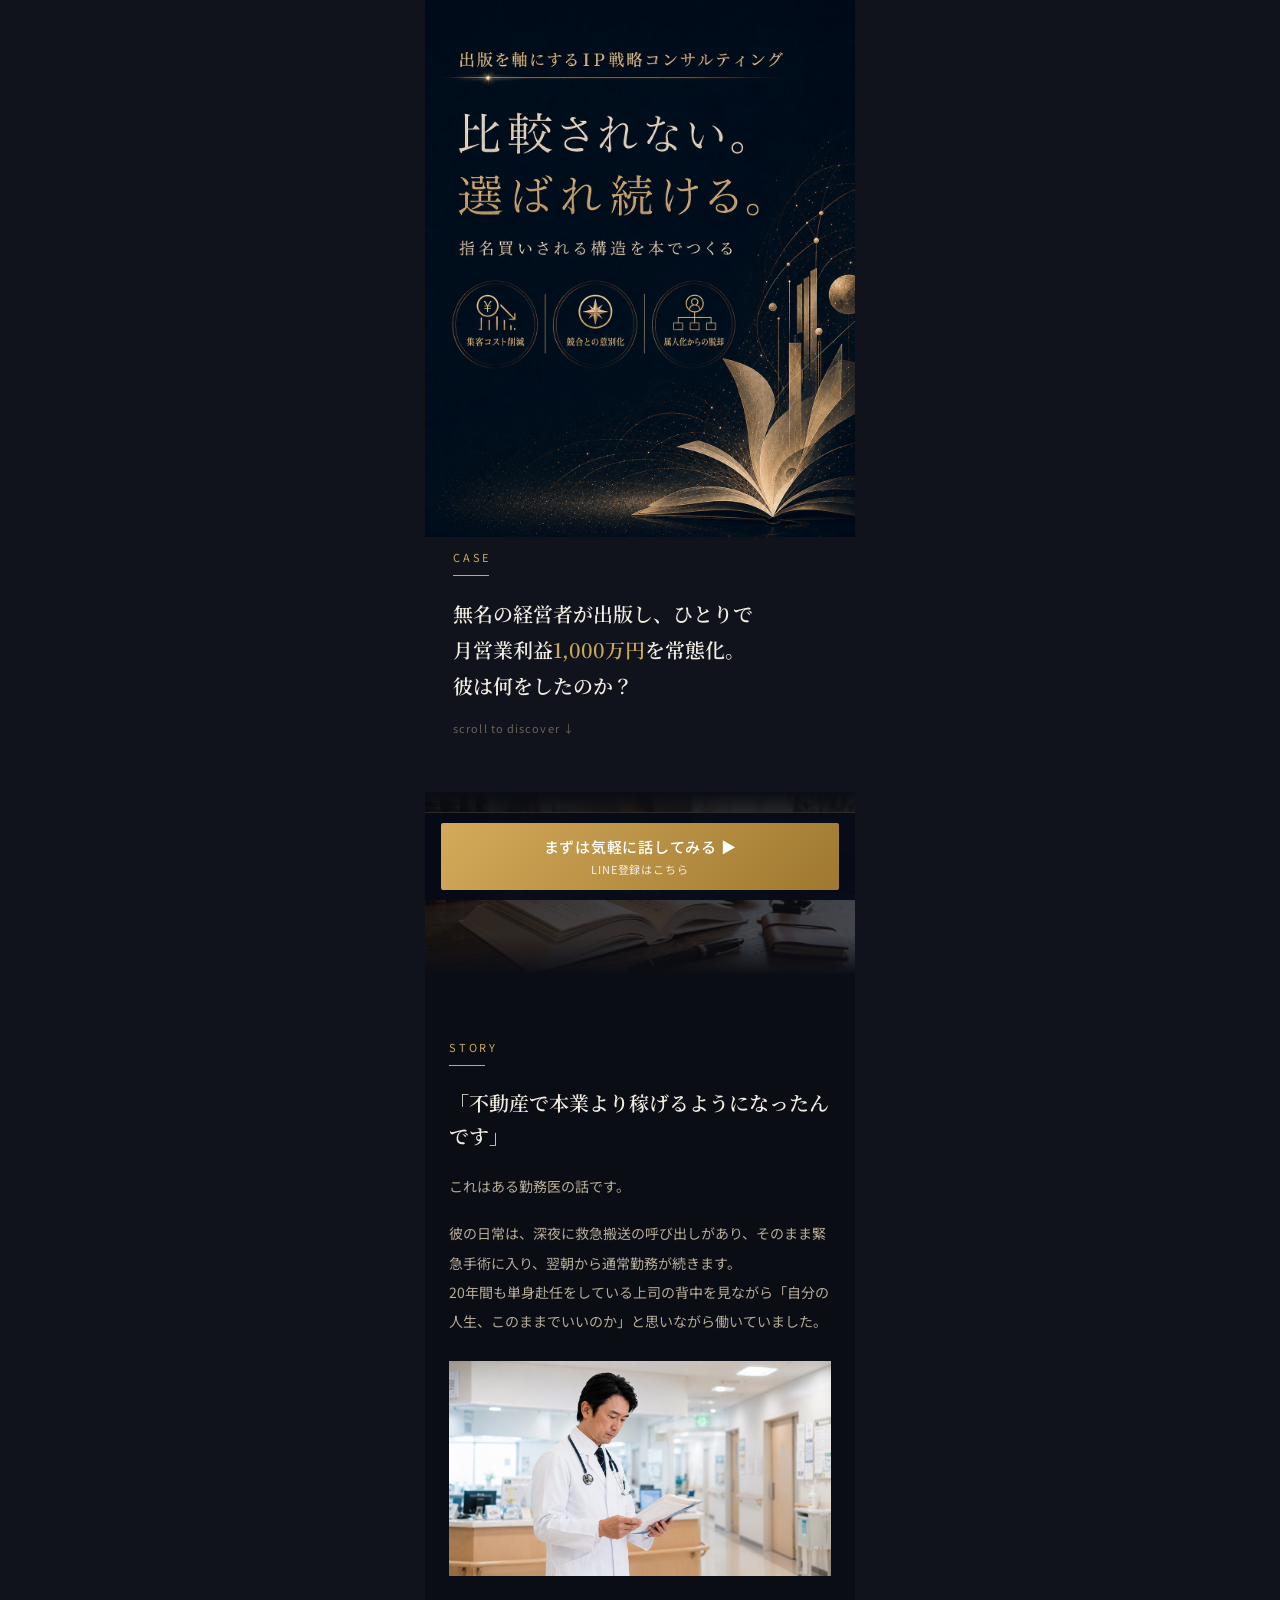
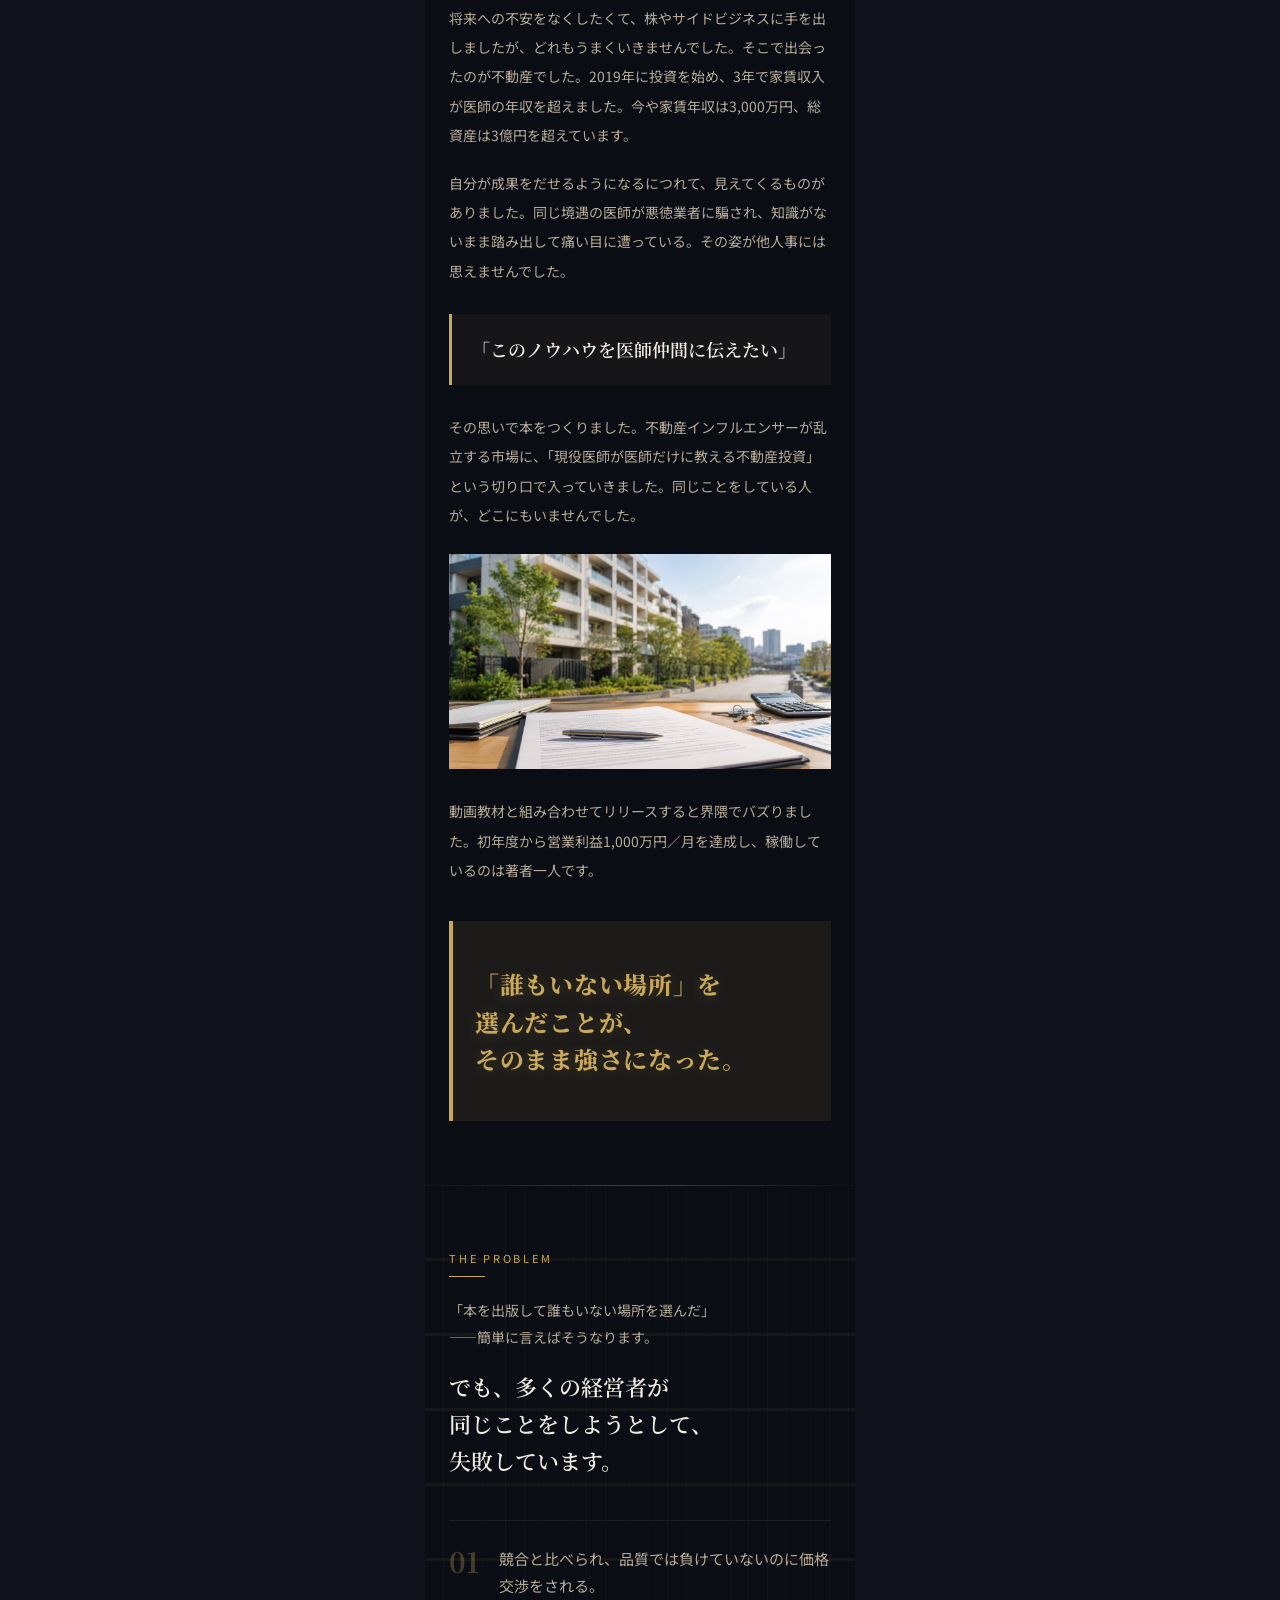
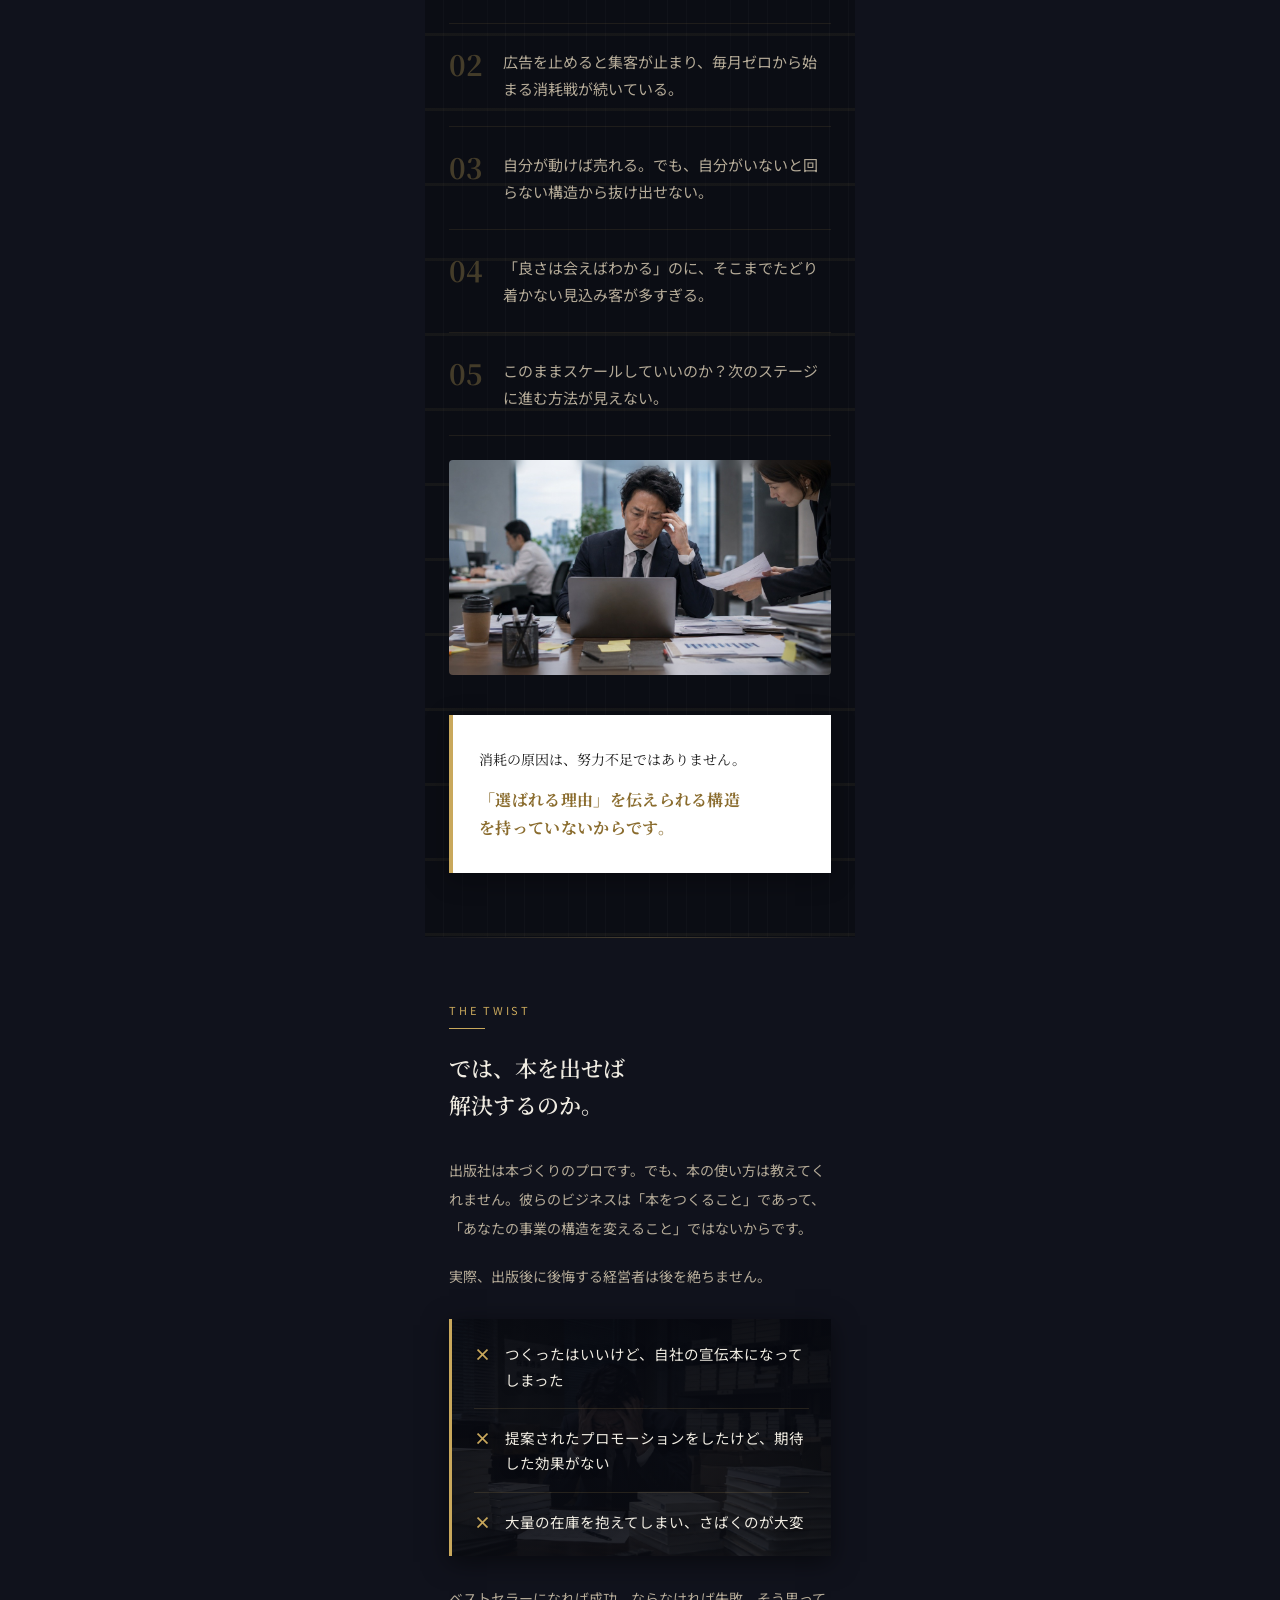
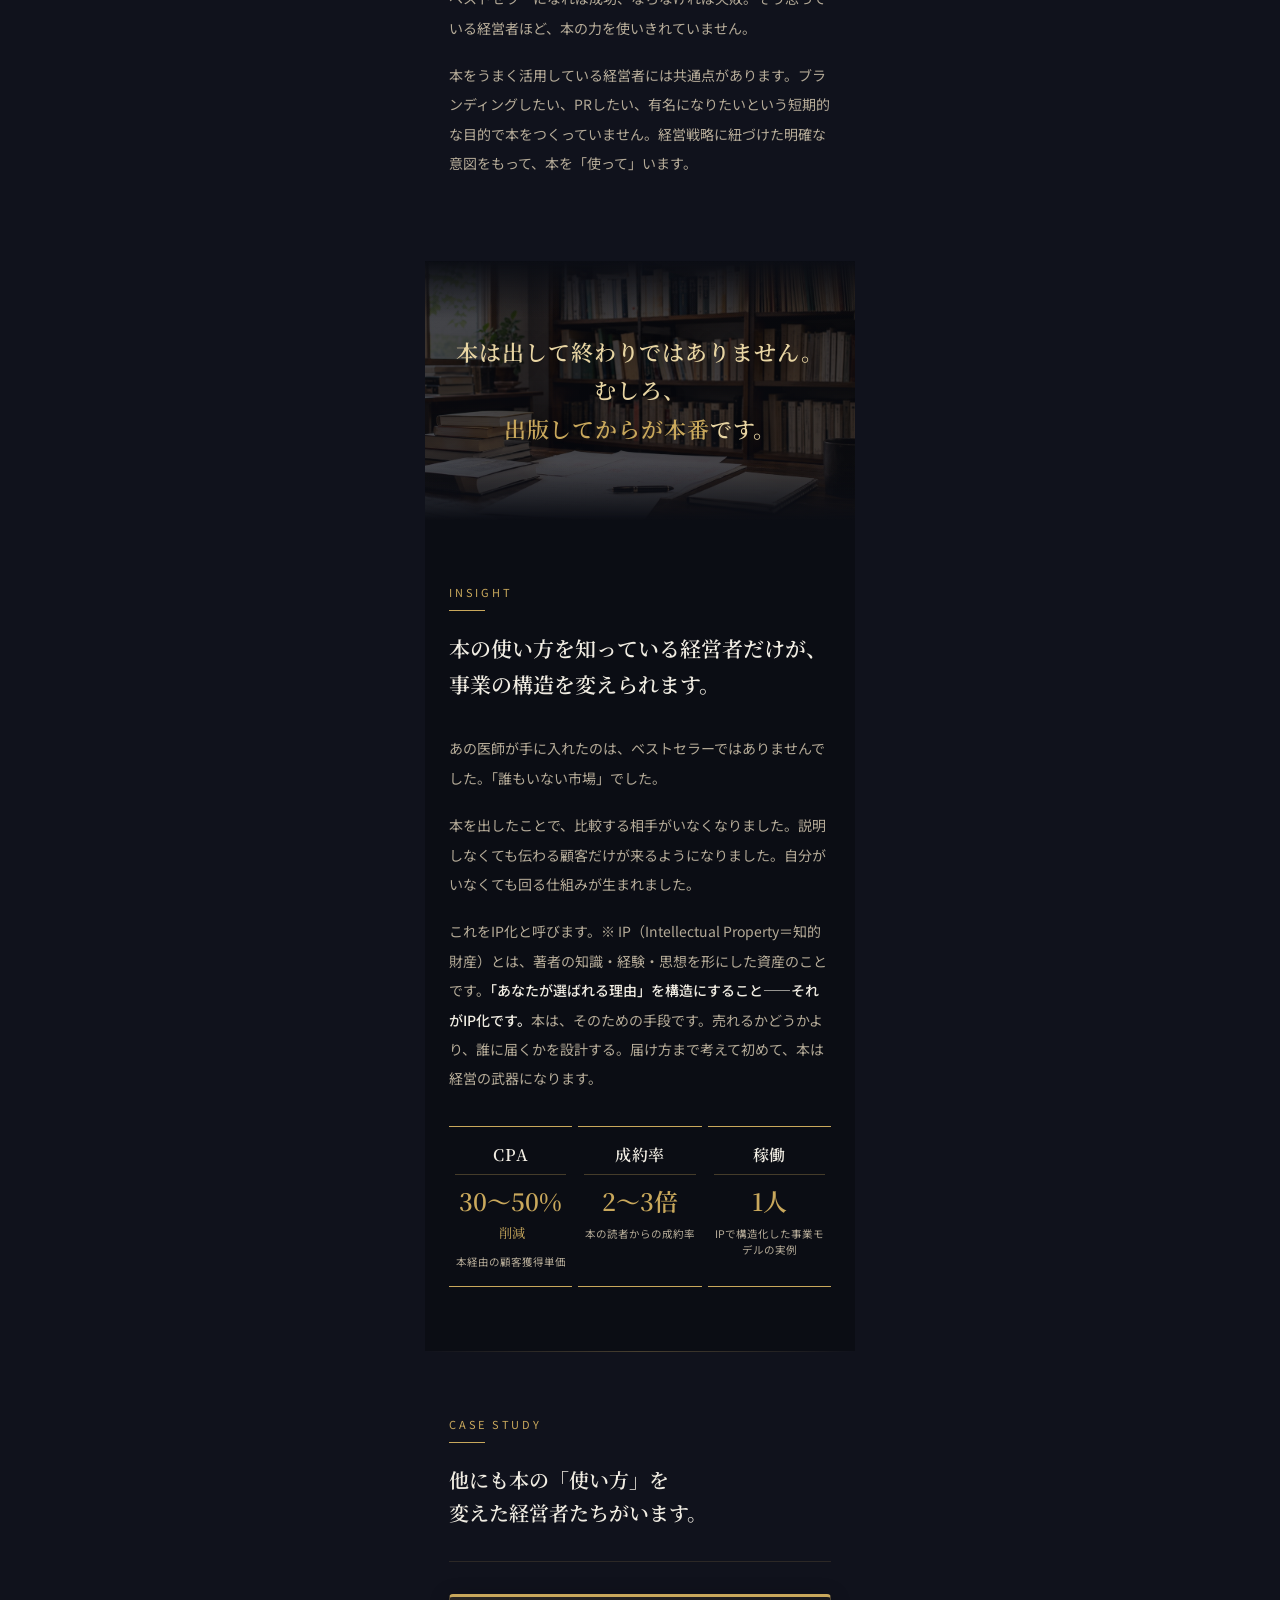
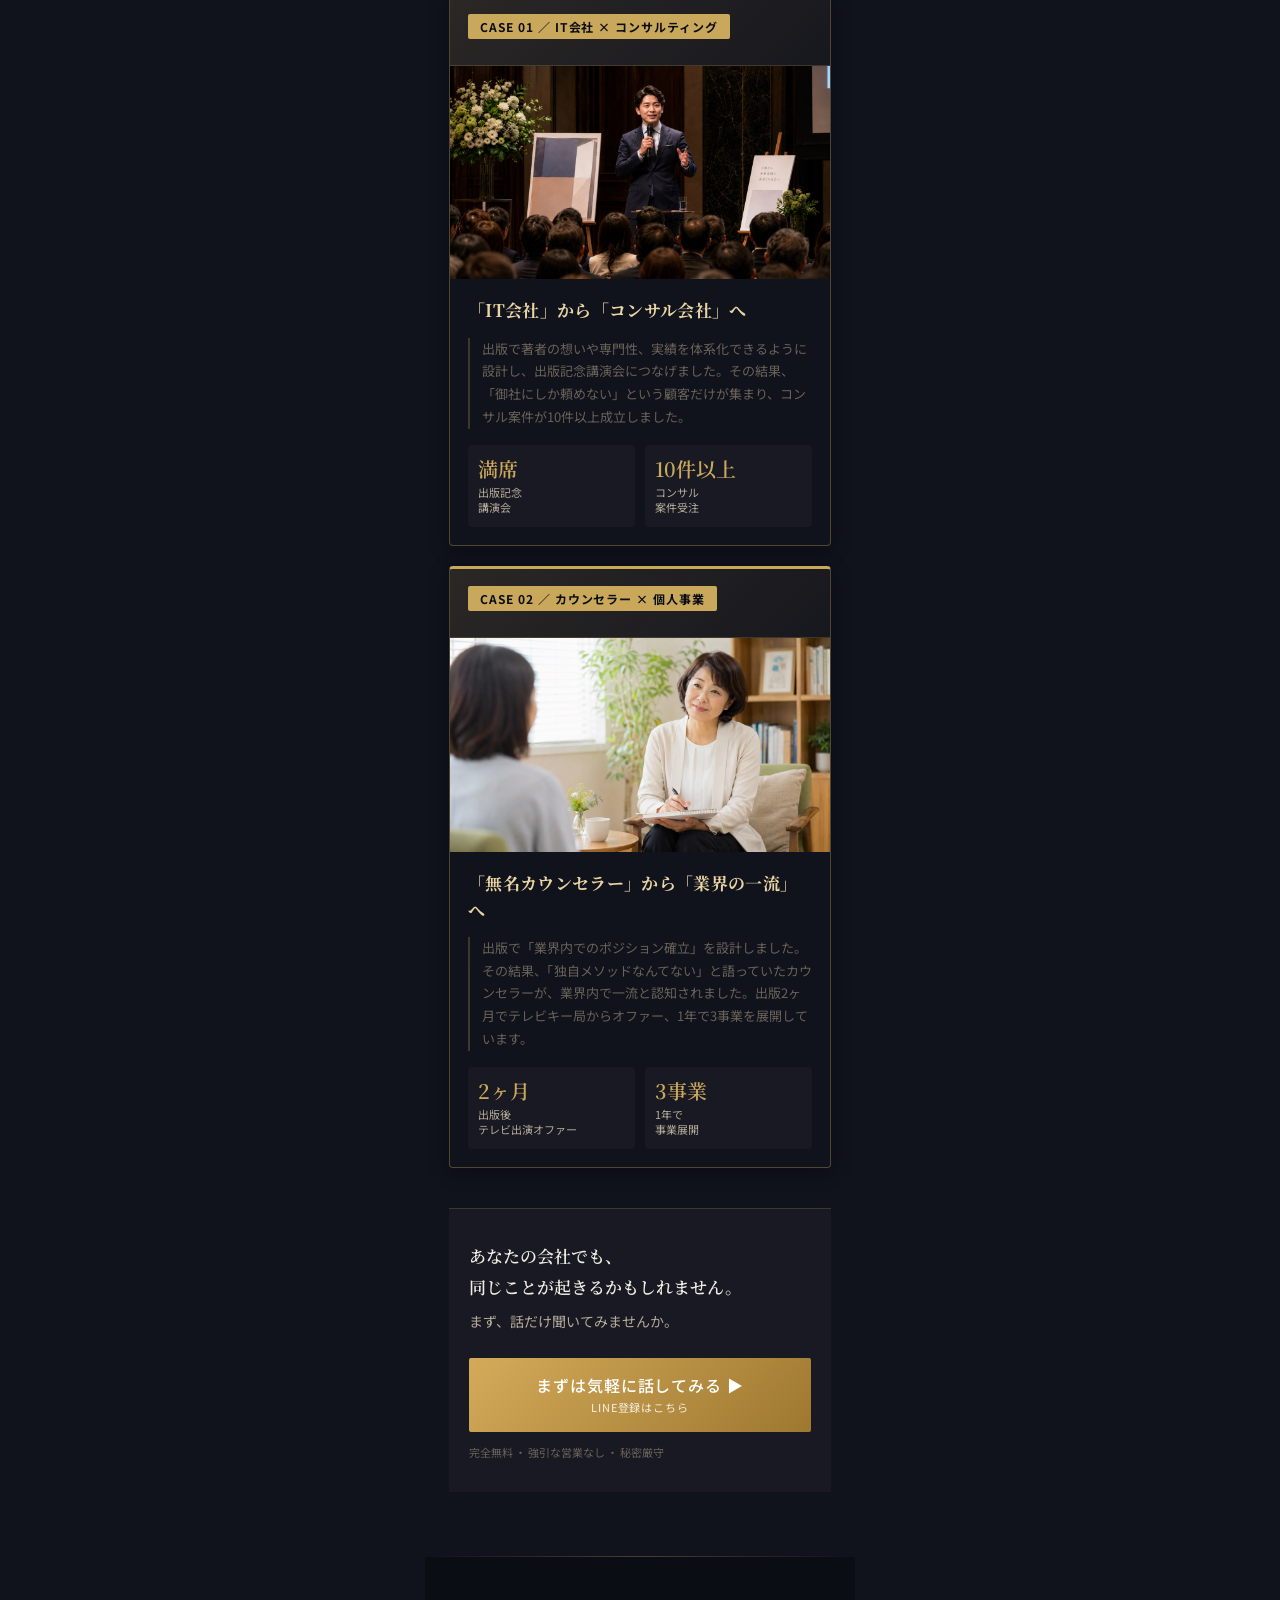
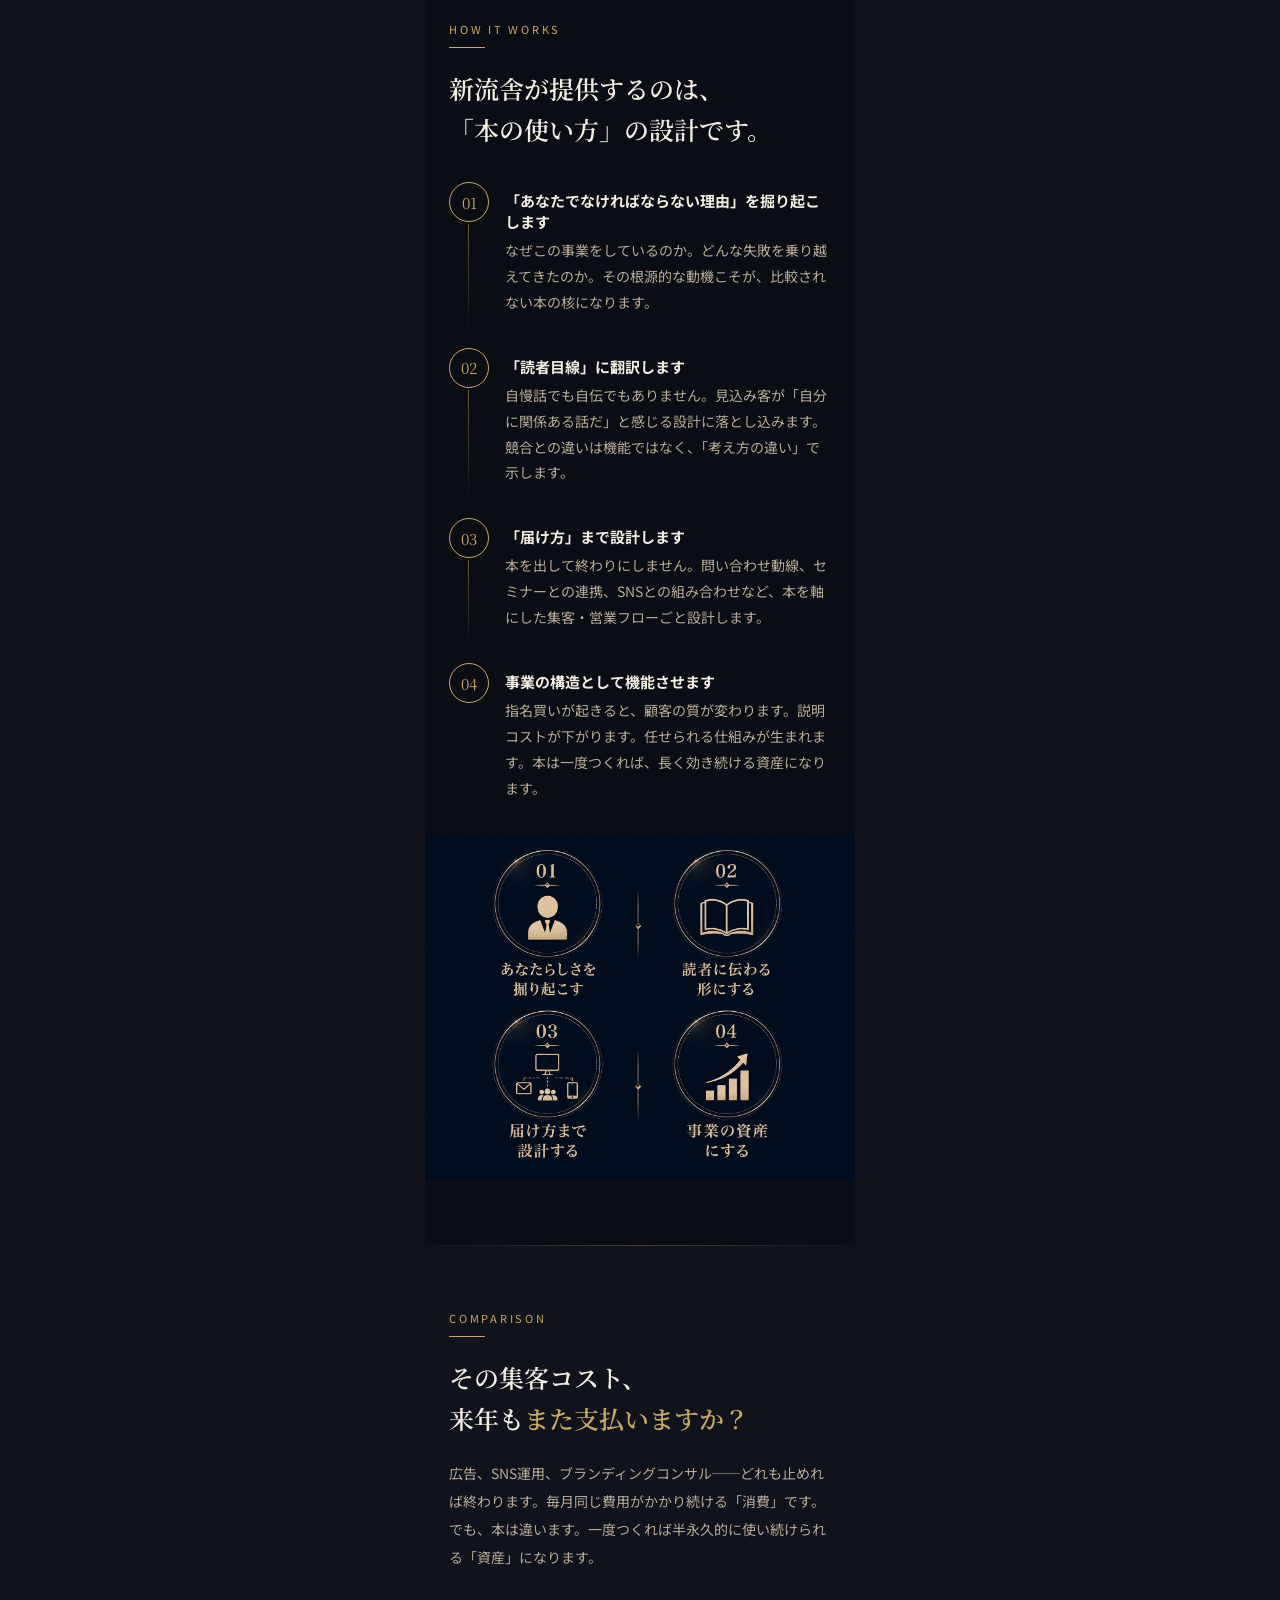
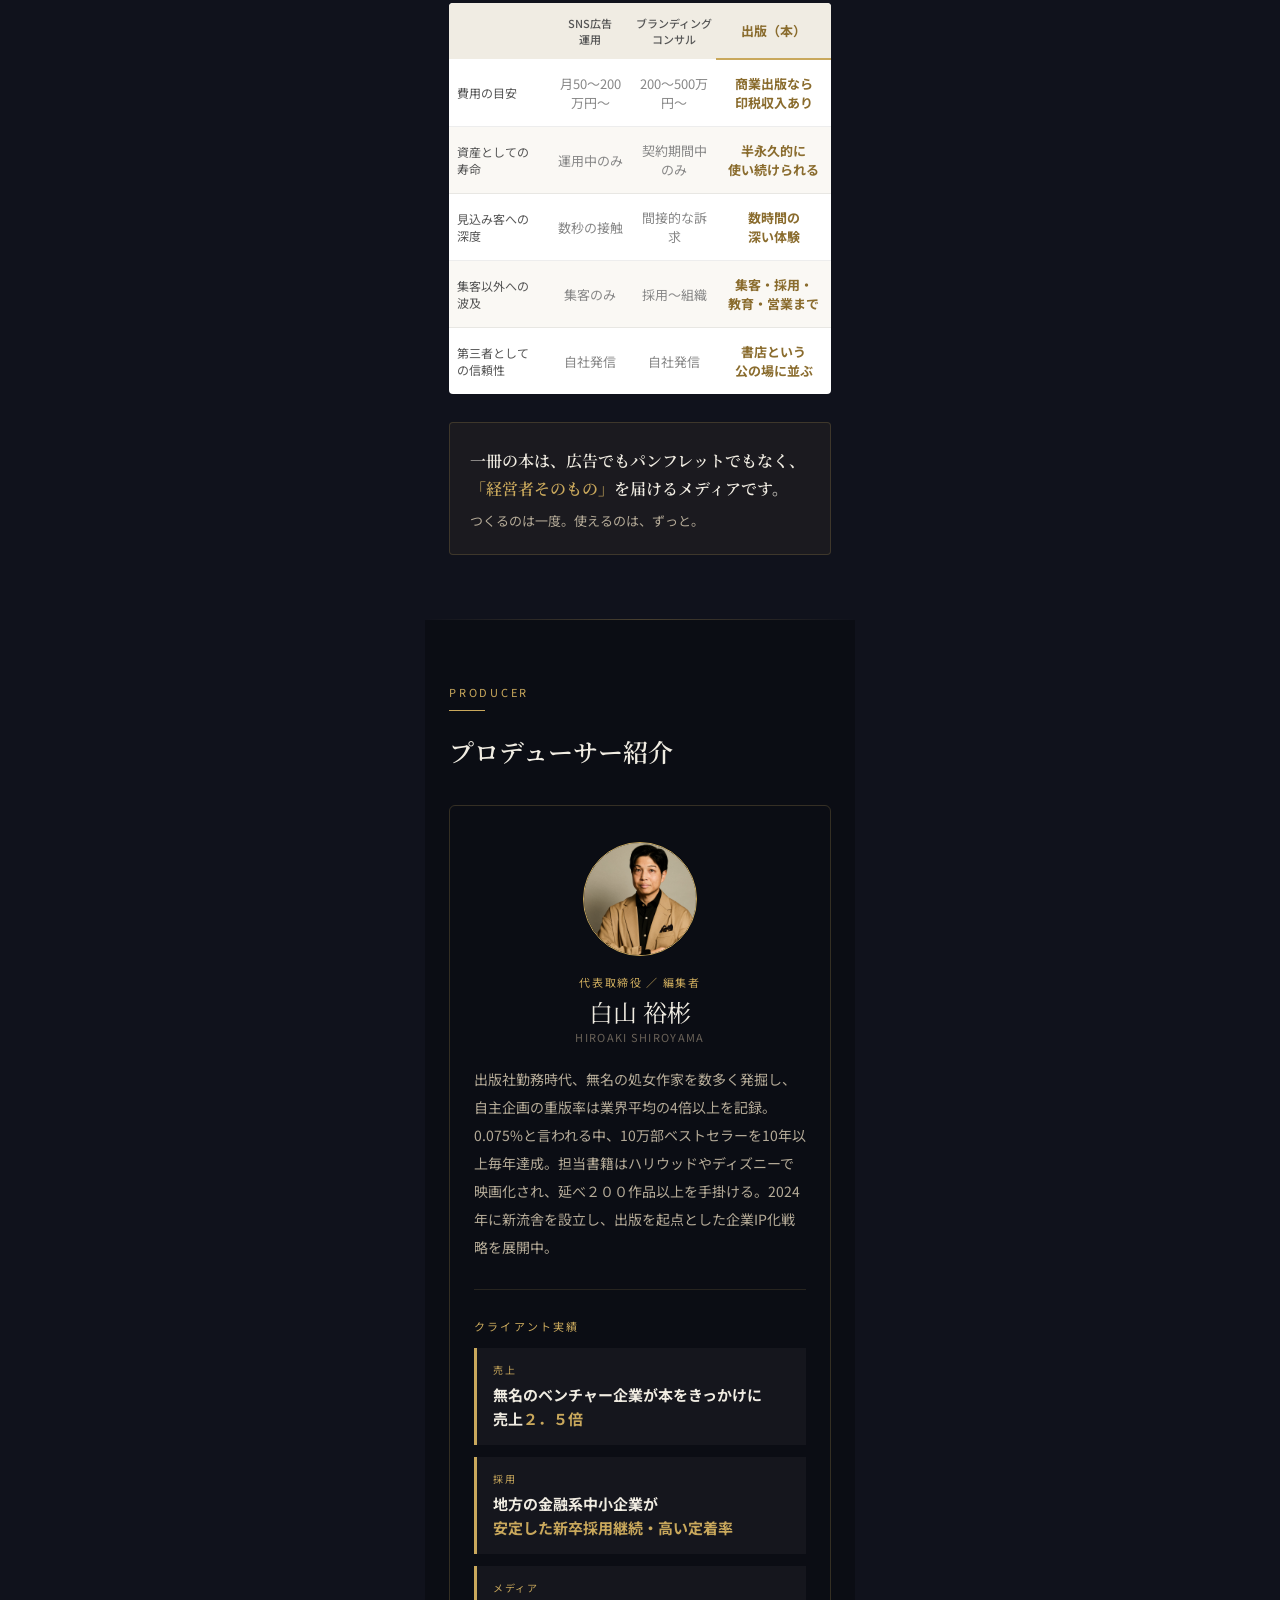
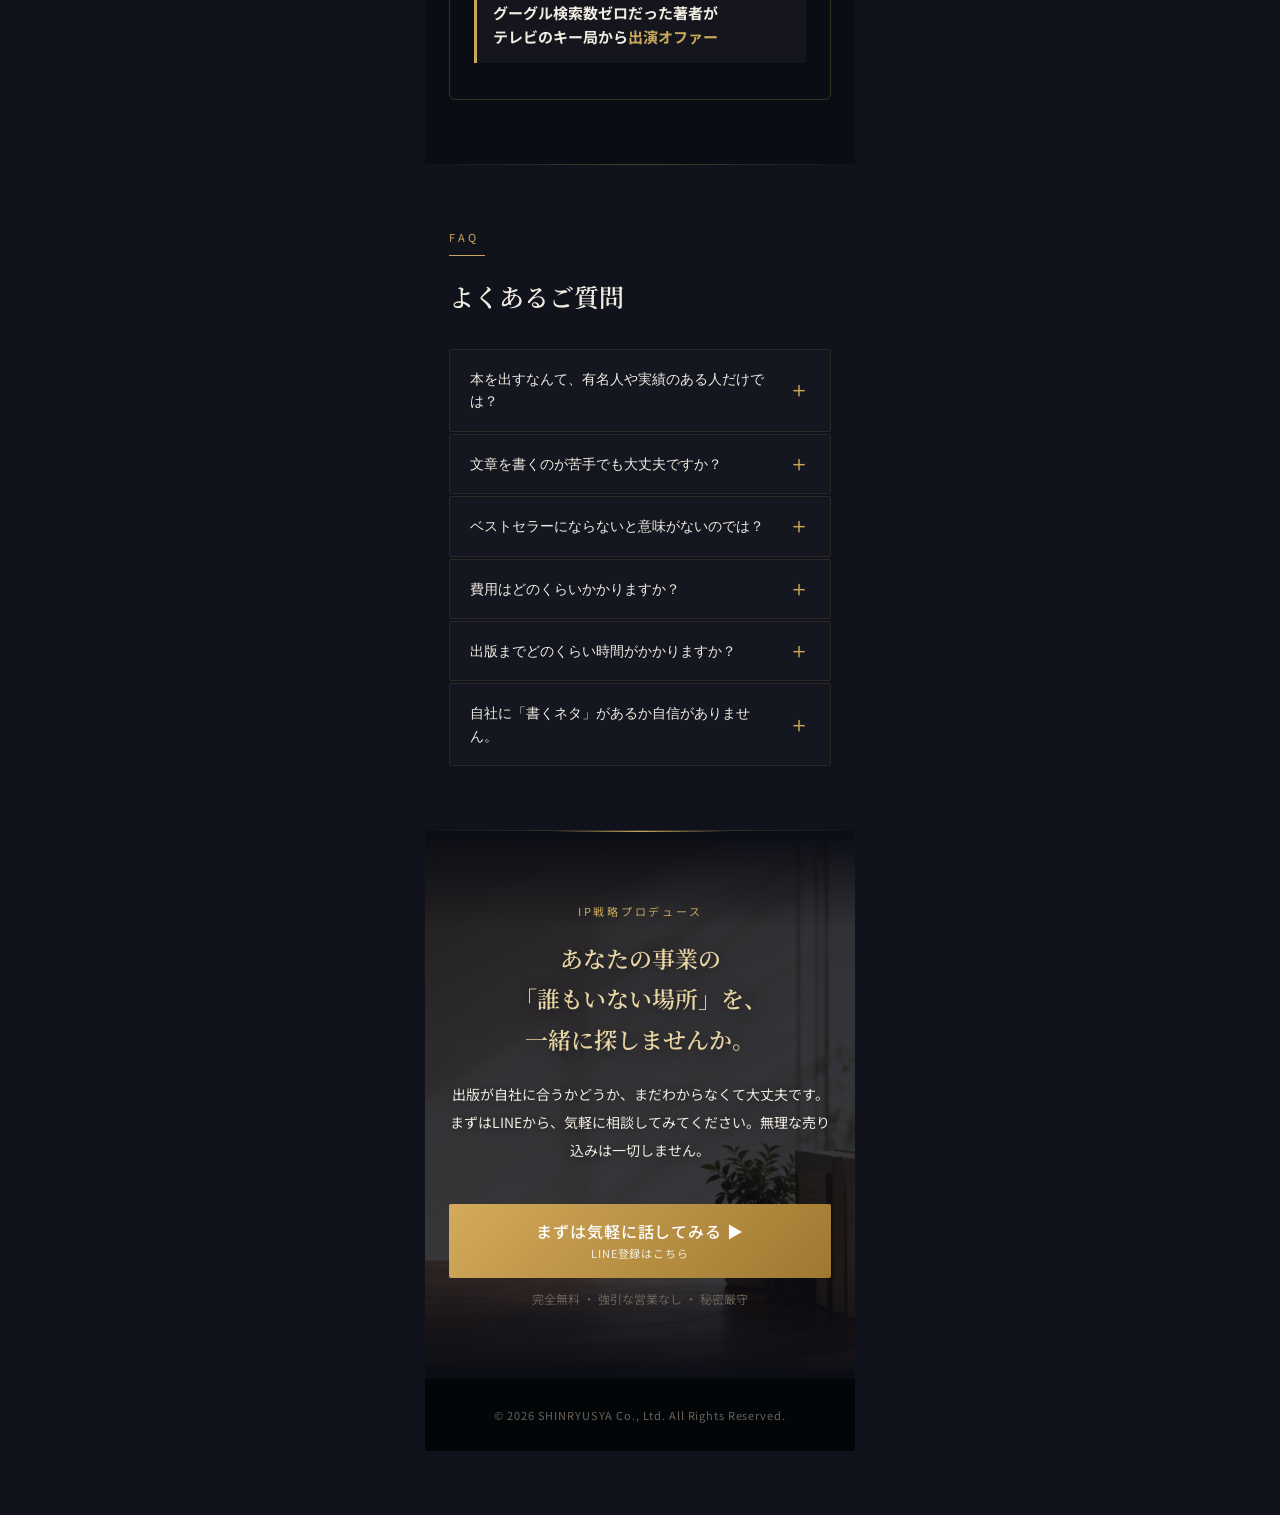
<file: v11/index.html>
<!DOCTYPE html>
<html lang="ja">
<head>
  <meta charset="UTF-8">
  <meta name="viewport" content="width=device-width, initial-scale=1.0">
  <title>出版IPプロデュース | 新流舎</title>
  <link rel="icon" type="image/png" href="../favicon-logo.png">
  <link rel="preconnect" href="https://fonts.googleapis.com">
  <link href="https://fonts.googleapis.com/css2?family=Noto+Serif+JP:wght@300;400;600;700&family=Noto+Sans+JP:wght@300;400;500;700&display=swap" rel="stylesheet">
  <style>
    *, *::before, *::after { box-sizing: border-box; margin: 0; padding: 0; }

    :root {
      --navy:       #0b0d14;
      --navy-mid:   #10121c;
      --navy-light: #171a28;
      --gold:       #c9a85c;
      --gold-light: #e8d5a3;
      --gold-dark:  #8a6c2e;
      --white:      #f0ece2;
      --white-dim:  #b5ab98;
      --muted:      #6a6258;
    }

    html { scroll-behavior: smooth; }

    body {
      font-family: 'Noto Sans JP', sans-serif;
      background: var(--navy-mid);
      color: var(--white);
      max-width: 430px;
      margin: 0 auto;
      overflow-x: hidden;
      padding-bottom: 64px;
    }

    /* ─── HERO ─── */
    .hero { width: 100%; }
    .hero img { width: 100%; display: block; }

    /* ─── SECTION BASE ─── */
    .sec { padding: 64px 24px; }
    .sec-label {
      font-size: 11px;
      letter-spacing: 0.25em;
      color: var(--gold);
      margin-bottom: 10px;
    }
    .gold-bar {
      width: 36px;
      height: 1px;
      background: var(--gold);
      margin-bottom: 20px;
    }
    .sec-title {
      font-family: 'Noto Serif JP', serif;
      font-size: 25px;
      font-weight: 600;
      line-height: 1.65;
      color: var(--white);
      margin-bottom: 20px;
    }
    .divider {
      width: 100%;
      height: 1px;
      background: linear-gradient(to right, transparent, rgba(201,168,92,0.3), transparent);
    }

    /* ─── HOOK ─── */
    .sec-hook {
      background: var(--navy-mid);
      padding: 12px 28px 56px;
    }
    .hook-title {
      font-family: 'Noto Serif JP', serif;
      font-size: 20px;
      font-weight: 600;
      color: var(--white);
      line-height: 1.8;
      margin-bottom: 12px;
    }
    .hook-title em {
      font-style: normal;
      color: var(--gold);
    }
    .hook-sub {
      font-size: 11px;
      color: var(--muted);
      letter-spacing: 0.1em;
      margin-top: 16px;
      display: block;
    }

    /* ─── BRIDGE ─── */
    .sec-bridge {
      background:
        linear-gradient(to bottom,
          var(--navy) 0%,
          rgba(11,13,20,0) 22%,
          rgba(11,13,20,0) 78%,
          var(--navy) 100%),
        linear-gradient(rgba(8,9,14,0.78), rgba(11,13,20,0.72)),
        url('bridge-bg.jpg') center/cover no-repeat;
      padding: 72px 28px;
      text-align: center;
    }
    .sec-bridge-2 {
      background:
        linear-gradient(to bottom,
          var(--navy) 0%,
          rgba(11,13,20,0) 22%,
          rgba(11,13,20,0) 78%,
          var(--navy) 100%),
        linear-gradient(rgba(8,9,14,0.78), rgba(11,13,20,0.72)),
        url('bridge-bg-2.jpg') center/cover no-repeat;
    }
    .bridge-text {
      font-family: 'Noto Serif JP', serif;
      font-size: 22px;
      font-weight: 600;
      color: var(--gold-light);
      line-height: 1.75;
      letter-spacing: 0.04em;
      text-shadow: 0 2px 16px rgba(0,0,0,0.55);
    }
    .bridge-text em {
      font-style: normal;
      color: var(--gold);
    }

    /* ─── STORY ─── */
    .sec-story { background: var(--navy); }
    .story-text p {
      font-size: 14px;
      line-height: 2.1;
      color: var(--white-dim);
      margin-bottom: 18px;
    }
    .story-text p:last-child { margin-bottom: 0; }
    .story-quote {
      font-family: 'Noto Serif JP', serif;
      font-size: 18px;
      font-weight: 600;
      color: var(--white);
      line-height: 1.7;
      padding: 20px;
      border-left: 3px solid var(--gold);
      background: rgba(201,168,92,0.06);
      margin: 28px 0;
    }
    .story-sub {
      font-family: 'Noto Serif JP', serif;
      font-size: 17px;
      font-weight: 600;
      color: var(--gold-light);
      line-height: 1.6;
      letter-spacing: 0.06em;
      margin: 36px 0 18px;
      padding-top: 24px;
      border-top: 1px solid rgba(201,168,92,0.2);
    }
    .story-text p.story-conclusion {
      font-family: 'Noto Serif JP', serif;
      font-size: 24px;
      font-weight: 800;
      color: var(--gold);
      line-height: 1.55;
      letter-spacing: 0.03em;
      padding: 44px 22px;
      margin: 36px 0 0;
      border-left: 4px solid var(--gold);
      background: rgba(201,168,92,0.09);
      text-shadow: 0 2px 14px rgba(201,168,92,0.22);
    }

    /* ─── TWIST ─── */
    .sec-twist { background: var(--navy-mid); }
    .twist-title {
      font-family: 'Noto Serif JP', serif;
      font-size: 22px;
      font-weight: 600;
      color: var(--white);
      line-height: 1.7;
      margin-bottom: 32px;
    }
    .twist-body p {
      font-size: 14px;
      line-height: 2.1;
      color: var(--white-dim);
      margin-bottom: 18px;
    }
    .twist-failures {
      list-style: none;
      margin: 28px 0;
      display: flex;
      flex-direction: column;
      background:
        linear-gradient(rgba(8,10,18,0.86), rgba(11,13,20,0.84)),
        url('regret.jpg') center/cover no-repeat;
      padding: 6px 22px;
      border-left: 3px solid var(--gold);
      box-shadow: 0 6px 24px rgba(0,0,0,0.5);
    }
    .twist-failures li {
      font-size: 14.5px;
      color: var(--white);
      padding: 16px 0;
      border-bottom: 1px solid rgba(201,168,92,0.15);
      display: flex;
      align-items: flex-start;
      gap: 14px;
      line-height: 1.75;
      text-shadow: 0 1px 8px rgba(0,0,0,0.4);
    }
    .twist-failures li:last-child { border-bottom: none; }
    .twist-failures li::before {
      content: '×';
      color: var(--gold);
      font-weight: 700;
      font-size: 17px;
      line-height: 1.5;
      flex-shrink: 0;
    }
    .twist-conclusion {
      font-family: 'Noto Serif JP', serif;
      font-size: 18px;
      font-weight: 600;
      color: var(--white);
      line-height: 1.7;
      margin-top: 40px;
      padding-top: 40px;
      border-top: 1px solid rgba(201,168,92,0.15);
    }
    .twist-conclusion em {
      font-style: normal;
      color: var(--gold);
    }

    /* ─── INSIGHT ─── */
    .sec-insight { background: var(--navy); }
    .insight-title {
      font-family: 'Noto Serif JP', serif;
      font-size: 21px;
      font-weight: 600;
      color: var(--white);
      line-height: 1.7;
      margin-bottom: 32px;
    }
    .insight-body p {
      font-size: 14px;
      line-height: 2.1;
      color: var(--white-dim);
      margin-bottom: 18px;
    }
    .insight-body p strong { color: var(--white); font-weight: 500; }
    .insight-note {
      font-size: 11px;
      color: var(--muted);
      line-height: 1.8;
      margin-top: 24px;
      padding-top: 20px;
      border-top: 1px solid rgba(201,168,92,0.15);
    }
    .stats-grid {
      margin-top: 32px;
      display: grid;
      grid-template-columns: 1fr 1fr 1fr;
      gap: 6px;
    }
    .stat-item {
      background: transparent;
      padding: 16px 6px;
      display: flex;
      flex-direction: column;
      align-items: center;
      text-align: center;
      border-top: 1px solid var(--gold);
      border-bottom: 1px solid var(--gold);
    }
    .stat-cat {
      font-family: 'Noto Serif JP', serif;
      font-size: 16px;
      color: var(--white);
      font-weight: 600;
      letter-spacing: 0.05em;
      padding-bottom: 8px;
      margin-bottom: 12px;
      border-bottom: 1px solid rgba(201,168,92,0.3);
      width: 100%;
    }
    .stat-num {
      font-family: 'Noto Serif JP', serif;
      font-size: 24px;
      color: var(--gold);
      font-weight: 600;
      line-height: 1.15;
      text-align: center;
      margin-bottom: 12px;
    }
    .stat-suffix {
      font-size: 0.55em;
      font-weight: 400;
      margin-left: 2px;
    }
    .stat-label {
      font-size: 10.5px;
      color: var(--white-dim);
      font-weight: 400;
      line-height: 1.5;
      text-align: center;
    }

    /* ─── PROBLEM ─── */
    .sec-problem {
      background: var(--navy);
      position: relative;
      overflow: hidden;
    }
    .sec-problem::before {
      content: '';
      position: absolute;
      inset: 0;
      background-image:
        repeating-linear-gradient(
          to bottom,
          transparent 0px, transparent 72px,
          rgba(201,168,92,0.07) 72px, rgba(201,168,92,0.07) 75px
        ),
        repeating-linear-gradient(
          to right,
          transparent 0px, transparent 18px,
          rgba(255,255,255,0.025) 18px, rgba(255,255,255,0.025) 19px,
          transparent 19px, transparent 37px,
          rgba(255,255,255,0.015) 37px, rgba(255,255,255,0.015) 38px,
          transparent 38px, transparent 62px,
          rgba(255,255,255,0.02) 62px, rgba(255,255,255,0.02) 63px,
          transparent 63px, transparent 80px,
          rgba(255,255,255,0.03) 80px, rgba(255,255,255,0.03) 81px
        );
      opacity: 0.9;
      pointer-events: none;
      z-index: 0;
    }
    .sec-problem > * { position: relative; z-index: 1; }
    .prob-intro-sub {
      font-size: 14px;
      color: var(--white-dim);
      line-height: 1.8;
      margin-top: 8px;
    }
    .prob-list {
      margin-top: 40px;
      display: flex;
      flex-direction: column;
    }
    .prob-item {
      display: flex;
      gap: 20px;
      align-items: flex-start;
      padding: 24px 0;
      border-bottom: 1px solid rgba(201,168,92,0.1);
    }
    .prob-item:first-child { border-top: 1px solid rgba(201,168,92,0.1); }
    .prob-num {
      font-family: 'Noto Serif JP', serif;
      font-size: 28px;
      font-weight: 700;
      color: rgba(201,168,92,0.3);
      flex-shrink: 0;
      line-height: 1;
      padding-top: 2px;
    }
    .prob-text {
      font-size: 15px;
      line-height: 1.8;
      color: var(--white-dim);
    }
    .prob-conclusion {
      margin-top: 40px;
      padding: 32px 26px;
      border-left: 4px solid var(--gold);
      background: #ffffff;
      box-shadow: 0 6px 24px rgba(0,0,0,0.32);
    }
    .prob-conclusion p {
      font-family: 'Noto Serif JP', serif;
      font-size: 14px;
      line-height: 1.85;
      color: #1a1a1a;
    }
    .prob-conclusion p span {
      display: block;
      font-size: 16px;
      font-weight: 700;
      color: var(--gold-dark);
      line-height: 1.7;
      letter-spacing: 0.02em;
      margin-top: 14px;
    }

    /* ─── CASES ─── */
    .sec-cases { background: var(--navy-mid); }
    .case-intro {
      font-family: 'Noto Serif JP', serif;
      font-size: 20px;
      font-weight: 600;
      color: var(--white);
      line-height: 1.65;
      margin-bottom: 32px;
      padding-bottom: 32px;
      border-bottom: 1px solid rgba(201,168,92,0.15);
    }
    .case-list {
      display: flex;
      flex-direction: column;
      gap: 20px;
    }
    .case-card {
      border: 1px solid rgba(201,168,92,0.35);
      border-top: 3px solid var(--gold);
      border-radius: 4px;
      overflow: hidden;
      box-shadow: 0 4px 20px rgba(0,0,0,0.3);
    }
    .case-head {
      background: linear-gradient(135deg, rgba(201,168,92,0.14) 0%, rgba(201,168,92,0.04) 100%);
      padding: 16px 18px;
      border-bottom: 1px solid rgba(201,168,92,0.2);
    }
    .case-tag {
      display: inline-block;
      font-size: 12px;
      letter-spacing: 0.08em;
      color: var(--navy);
      background: var(--gold);
      padding: 4px 12px;
      border-radius: 2px;
      margin-bottom: 10px;
      font-weight: 700;
    }
    .case-head h3 {
      font-size: 15px;
      color: var(--white);
      line-height: 1.6;
    }
    .case-body { padding: 18px; }
    .case-sub {
      font-family: 'Noto Serif JP', serif;
      font-size: 17px;
      font-weight: 700;
      color: var(--gold-light);
      line-height: 1.55;
      margin-bottom: 14px;
      letter-spacing: 0.02em;
    }
    .case-challenge {
      font-size: 13px;
      color: var(--muted);
      line-height: 1.75;
      padding-left: 12px;
      border-left: 2px solid rgba(201,168,92,0.25);
      margin-bottom: 16px;
    }
    .case-kpi-row {
      display: grid;
      grid-template-columns: 1fr 1fr;
      gap: 10px;
    }
    .case-kpi {
      text-align: left;
      padding: 12px 10px;
      background: rgba(255,255,255,0.03);
      border-radius: 4px;
    }
    .case-kpi-num {
      font-family: 'Noto Serif JP', serif;
      font-size: 20px;
      color: var(--gold);
      font-weight: 600;
      line-height: 1.2;
    }
    .case-kpi-label {
      font-size: 11px;
      color: var(--white-dim);
      margin-top: 4px;
      line-height: 1.4;
    }

    /* ─── HOW IT WORKS ─── */
    .sec-flow { background: var(--navy); }
    .flow-list {
      margin-top: 32px;
      position: relative;
    }
    .flow-item {
      display: flex;
      gap: 16px;
      margin-bottom: 32px;
      position: relative;
    }
    .flow-item:not(:last-child)::after {
      content: '';
      position: absolute;
      left: 19px;
      top: 42px;
      bottom: -14px;
      width: 1px;
      background: linear-gradient(to bottom, rgba(201,168,92,0.5), transparent);
    }
    .flow-num {
      width: 40px;
      height: 40px;
      border: 1px solid var(--gold);
      border-radius: 50%;
      display: flex;
      align-items: center;
      justify-content: center;
      font-family: 'Noto Serif JP', serif;
      font-size: 15px;
      color: var(--gold);
      flex-shrink: 0;
    }
    .flow-body { padding-top: 8px; }
    .flow-body h3 {
      font-size: 15px;
      color: var(--white);
      margin-bottom: 6px;
    }
    .flow-body p {
      font-size: 14px;
      line-height: 1.85;
      color: var(--white-dim);
    }

    /* ─── COMPARISON ─── */
    .sec-metrics { background: var(--navy-mid); }

    /* ─── PROFILE ─── */
    .sec-profile { background: var(--navy); }
    .profile-box {
      border: 1px solid rgba(201,168,92,0.22);
      border-radius: 6px;
      padding: 36px 24px;
      margin-top: 32px;
      text-align: center;
    }
    .profile-icon {
      width: 114px;
      height: 114px;
      border-radius: 50%;
      border: 1.5px solid var(--gold);
      background: rgba(201,168,92,0.08);
      margin: 0 auto 18px;
      overflow: hidden;
    }
    .profile-icon img {
      width: 100%;
      height: 100%;
      object-fit: cover;
      display: block;
    }
    .profile-role {
      font-size: 11px;
      color: var(--gold);
      letter-spacing: 0.15em;
      margin-bottom: 4px;
    }
    .profile-name {
      font-family: 'Noto Serif JP', serif;
      font-size: 24px;
      color: var(--white);
    }
    .profile-name-en {
      font-size: 11px;
      letter-spacing: 0.12em;
      color: var(--muted);
      margin-bottom: 20px;
    }
    .profile-bio {
      font-size: 14px;
      line-height: 2;
      color: var(--white-dim);
      text-align: left;
      margin-bottom: 28px;
      padding-bottom: 28px;
      border-bottom: 1px solid rgba(201,168,92,0.15);
    }

    /* ─── FAQ ─── */
    .sec-faq { background: var(--navy-mid); }
    .faq-list {
      margin-top: 32px;
      display: flex;
      flex-direction: column;
      gap: 2px;
    }
    .faq-item {
      border: 1px solid rgba(201,168,92,0.15);
      border-radius: 2px;
      overflow: hidden;
    }
    .faq-q {
      padding: 18px 20px;
      display: flex;
      justify-content: space-between;
      align-items: center;
      cursor: pointer;
      background: rgba(255,255,255,0.02);
      -webkit-tap-highlight-color: transparent;
      width: 100%;
      border: none;
      text-align: left;
    }
    .faq-q-text {
      font-size: 14px;
      color: var(--white);
      line-height: 1.6;
      flex: 1;
      padding-right: 12px;
    }
    .faq-icon {
      color: var(--gold);
      font-size: 22px;
      line-height: 1;
      transition: transform 0.3s ease;
      flex-shrink: 0;
      user-select: none;
    }
    .faq-a {
      display: none;
      padding: 0 20px 18px;
      font-size: 14px;
      color: var(--white-dim);
      line-height: 1.95;
      background: rgba(255,255,255,0.01);
    }
    .faq-item.open .faq-a { display: block; }
    .faq-item.open .faq-icon { transform: rotate(45deg); }

    /* ─── CTA ─── */
    .sec-cta {
      background:
        linear-gradient(to bottom,
          var(--navy) 0%,
          rgba(11,13,20,0) 18%,
          rgba(11,13,20,0) 82%,
          var(--navy) 100%),
        linear-gradient(rgba(8,9,14,0.84), rgba(11,13,20,0.80)),
        url('cta-bg.jpg') right center/cover no-repeat;
      padding: 72px 24px;
      text-align: center;
      position: relative;
      overflow: hidden;
    }
    .sec-cta::before {
      content: '';
      position: absolute;
      top: 0; left: 50%;
      transform: translateX(-50%);
      width: 180px; height: 1px;
      background: linear-gradient(to right, transparent, var(--gold), transparent);
    }
    .cta-title {
      font-family: 'Noto Serif JP', serif;
      font-size: 23px;
      font-weight: 600;
      line-height: 1.75;
      margin-bottom: 20px;
      color: var(--gold-light);
      text-shadow: 0 2px 14px rgba(0,0,0,0.55);
    }
    .cta-text {
      font-size: 14px;
      color: var(--white);
      line-height: 2;
      margin-bottom: 40px;
      text-shadow: 0 1px 8px rgba(0,0,0,0.45);
    }
    .btn-main {
      display: block;
      width: 100%;
      padding: 16px 20px;
      background: linear-gradient(135deg, #d4aa5a, #9e7830);
      color: #fff;
      font-size: 16px;
      font-weight: 500;
      text-align: center;
      border-radius: 2px;
      text-decoration: none;
      letter-spacing: 0.06em;
      margin-bottom: 12px;
      line-height: 1.4;
    }
    .btn-sub {
      display: block;
      font-size: 11px;
      font-weight: 400;
      opacity: 0.85;
      margin-top: 4px;
      letter-spacing: 0.08em;
    }
    .btn-note { font-size: 12px; color: var(--muted); }

    /* ─── FOOTER ─── */
    footer {
      background: #030609;
      padding: 28px 24px;
      text-align: center;
    }
    footer p {
      font-size: 11px;
      color: var(--muted);
      letter-spacing: 0.08em;
    }

    /* ─── FIXED BAR ─── */
    .fixed-bar {
      position: fixed;
      bottom: 0; left: 50%;
      transform: translateX(-50%);
      width: 100%;
      max-width: 430px;
      padding: 10px 16px;
      background: rgba(6,11,24,0.95);
      border-top: 1px solid rgba(201,168,92,0.2);
      backdrop-filter: blur(14px);
      -webkit-backdrop-filter: blur(14px);
      z-index: 200;
    }
    .fixed-bar a {
      display: block;
      padding: 13px;
      background: linear-gradient(135deg, #d4aa5a, #9e7830);
      color: #fff;
      text-align: center;
      font-size: 15px;
      font-weight: 500;
      text-decoration: none;
      border-radius: 2px;
      letter-spacing: 0.05em;
    }
  </style>
</head>
<body>

<!-- HERO -->
<div class="hero">
  <img src="hero.png?v=3" alt="比較されない。選ばれ続ける。｜新流舎 出版IPプロデュース">
</div>

<!-- HOOK -->
<section class="sec sec-hook">
  <div class="sec-label">CASE</div>
  <div class="gold-bar"></div>
  <h2 class="hook-title">無名の経営者が出版し、ひとりで<br>月営業利益<em>1,000万円</em>を常態化。<br>彼は何をしたのか？</h2>
  <span class="hook-sub">scroll to discover ↓</span>
</section>

<!-- BRIDGE -->
<section class="sec-bridge">
  <p class="bridge-text">彼は「本」を使いました。</p>
</section>

<!-- STORY -->
<section class="sec sec-story">
  <div class="sec-label">STORY</div>
  <div class="gold-bar"></div>
  <h2 class="sec-title" style="font-size:20px;">「不動産で本業より稼げるようになったんです」</h2>
  <div class="story-text">
    <p>これはある勤務医の話です。</p>
    <p>彼の日常は、深夜に救急搬送の呼び出しがあり、そのまま緊急手術に入り、翌朝から通常勤務が続きます。<br>20年間も単身赴任をしている上司の背中を見ながら「自分の人生、このままでいいのか」と思いながら働いていました。</p>
  <img src="story.jpg" alt="" style="width:100%; margin:24px 0 28px; display:block;">
    <p>将来への不安をなくしたくて、株やサイドビジネスに手を出しましたが、どれもうまくいきませんでした。そこで出会ったのが不動産でした。2019年に投資を始め、3年で家賃収入が医師の年収を超えました。今や家賃年収は3,000万円、総資産は3億円を超えています。</p>
    <p>自分が成果をだせるようになるにつれて、見えてくるものがありました。同じ境遇の医師が悪徳業者に騙され、知識がないまま踏み出して痛い目に遭っている。その姿が他人事には思えませんでした。</p>

    <div class="story-quote">「このノウハウを医師仲間に伝えたい」</div>

    <p>その思いで本をつくりました。不動産インフルエンサーが乱立する市場に、「現役医師が医師だけに教える不動産投資」という切り口で入っていきました。同じことをしている人が、どこにもいませんでした。</p>
    <img src="realestate.jpg" alt="" style="width:100%; margin:24px 0 28px; display:block;">
    <p>動画教材と組み合わせてリリースすると界隈でバズりました。初年度から営業利益1,000万円／月を達成し、稼働しているのは著者一人です。</p>
    <p class="story-conclusion">「誰もいない場所」を<br>選んだことが、<br>そのまま強さになった。</p>
  </div>
</section>

<div class="divider"></div>

<!-- PROBLEM -->
<section class="sec sec-problem">
  <div class="sec-label">THE PROBLEM</div>
  <div class="gold-bar"></div>
  <p style="font-size:14px; color:var(--white-dim); line-height:1.95; margin-bottom:16px;">「本を出版して誰もいない場所を選んだ」<br>——簡単に言えばそうなります。</p>
  <h2 class="twist-title">でも、多くの経営者が<br>同じことをしようとして、<br>失敗しています。</h2>
  <ul class="prob-list">
    <li class="prob-item">
      <span class="prob-num">01</span>
      <span class="prob-text">競合と比べられ、品質では負けていないのに価格交渉をされる。</span>
    </li>
    <li class="prob-item">
      <span class="prob-num">02</span>
      <span class="prob-text">広告を止めると集客が止まり、毎月ゼロから始まる消耗戦が続いている。</span>
    </li>
    <li class="prob-item">
      <span class="prob-num">03</span>
      <span class="prob-text">自分が動けば売れる。でも、自分がいないと回らない構造から抜け出せない。</span>
    </li>
    <li class="prob-item">
      <span class="prob-num">04</span>
      <span class="prob-text">「良さは会えばわかる」のに、そこまでたどり着かない見込み客が多すぎる。</span>
    </li>
    <li class="prob-item">
      <span class="prob-num">05</span>
      <span class="prob-text">このままスケールしていいのか？次のステージに進む方法が見えない。</span>
    </li>
  </ul>
  <img src="busy.jpg?v=2" alt="" style="width:100%; margin:24px 0 0; display:block; border-radius:4px;">

  <div class="prob-conclusion">
    <p>消耗の原因は、努力不足ではありません。<br><span>「選ばれる理由」を伝えられる構造<br>を持っていないからです。</span></p>
  </div>
</section>

<div class="divider"></div>

<!-- TWIST -->
<section class="sec sec-twist">
  <div class="sec-label">THE TWIST</div>
  <div class="gold-bar"></div>
  <h2 class="twist-title">では、本を出せば<br>解決するのか。</h2>
  <div class="twist-body">
    <p>出版社は本づくりのプロです。でも、本の使い方は教えてくれません。彼らのビジネスは「本をつくること」であって、「あなたの事業の構造を変えること」ではないからです。</p>
    <p>実際、出版後に後悔する経営者は後を絶ちません。</p>
    <ul class="twist-failures">
      <li>つくったはいいけど、自社の宣伝本になってしまった</li>
      <li>提案されたプロモーションをしたけど、期待した効果がない</li>
      <li>大量の在庫を抱えてしまい、さばくのが大変</li>
    </ul>
    <p>ベストセラーになれば成功、ならなければ失敗。そう思っている経営者ほど、本の力を使いきれていません。</p>
    <p>本をうまく活用している経営者には共通点があります。ブランディングしたい、PRしたい、有名になりたいという短期的な目的で本をつくっていません。経営戦略に紐づけた明確な意図をもって、本を「使って」います。</p>
  </div>
</section>

<!-- BRIDGE 2 -->
<section class="sec-bridge sec-bridge-2">
  <p class="bridge-text">本は出して終わりではありません。<br>むしろ、<br><em>出版してからが本番</em>です。</p>
</section>

<!-- INSIGHT -->
<section class="sec sec-insight">
  <div class="sec-label">INSIGHT</div>
  <div class="gold-bar"></div>
  <h2 class="insight-title">本の使い方を知っている経営者だけが、<br>事業の構造を変えられます。</h2>
  <div class="insight-body">
    <p>あの医師が手に入れたのは、ベストセラーではありませんでした。「誰もいない市場」でした。</p>
    <p>本を出したことで、比較する相手がいなくなりました。説明しなくても伝わる顧客だけが来るようになりました。自分がいなくても回る仕組みが生まれました。</p>
    <p>これをIP化と呼びます。※ IP（Intellectual Property＝知的財産）とは、著者の知識・経験・思想を形にした資産のことです。<strong>「あなたが選ばれる理由」を構造にすること——それがIP化です。</strong>本は、そのための手段です。売れるかどうかより、誰に届くかを設計する。届け方まで考えて初めて、本は経営の武器になります。</p>
  </div>
  <div class="stats-grid">
    <div class="stat-item">
      <span class="stat-cat">CPA</span>
      <span class="stat-num">30〜50%<span class="stat-suffix">削減</span></span>
      <span class="stat-label">本経由の顧客獲得単価</span>
    </div>
    <div class="stat-item">
      <span class="stat-cat">成約率</span>
      <span class="stat-num">2〜3倍</span>
      <span class="stat-label">本の読者からの成約率</span>
    </div>
    <div class="stat-item">
      <span class="stat-cat">稼働</span>
      <span class="stat-num">1人</span>
      <span class="stat-label">IPで構造化した事業モデルの実例</span>
    </div>
  </div>
</section>

<div class="divider"></div>

<!-- CASE STUDY -->
<section class="sec sec-cases">
  <div class="sec-label">CASE STUDY</div>
  <div class="gold-bar"></div>
  <h2 class="case-intro">他にも本の「使い方」を<br>変えた経営者たちがいます。</h2>

  <div class="case-list">
    <div class="case-card">
      <div class="case-head">
        <div class="case-tag">CASE 01 ／ IT会社 × コンサルティング</div>
      </div>
      <img src="lecture.jpg" alt="" style="width:100%; display:block;">
      <div class="case-body">
        <h4 class="case-sub">「IT会社」から「コンサル会社」へ</h4>
        <p class="case-challenge">出版で著者の想いや専門性、実績を体系化できるように設計し、出版記念講演会につなげました。その結果、「御社にしか頼めない」という顧客だけが集まり、コンサル案件が10件以上成立しました。</p>
        <div class="case-kpi-row">
          <div class="case-kpi">
            <div class="case-kpi-num">満席</div>
            <div class="case-kpi-label">出版記念<br>講演会</div>
          </div>
          <div class="case-kpi">
            <div class="case-kpi-num">10件以上</div>
            <div class="case-kpi-label">コンサル<br>案件受注</div>
          </div>
        </div>
      </div>
    </div>

    <div class="case-card">
      <div class="case-head">
        <div class="case-tag">CASE 02 ／ カウンセラー × 個人事業</div>
      </div>
      <img src="counselor.jpg" alt="" style="width:100%; display:block;">
      <div class="case-body">
        <h4 class="case-sub">「無名カウンセラー」から「業界の一流」へ</h4>
        <p class="case-challenge">出版で「業界内でのポジション確立」を設計しました。その結果、「独自メソッドなんてない」と語っていたカウンセラーが、業界内で一流と認知されました。出版2ヶ月でテレビキー局からオファー、1年で3事業を展開しています。</p>
        <div class="case-kpi-row">
          <div class="case-kpi">
            <div class="case-kpi-num">2ヶ月</div>
            <div class="case-kpi-label">出版後<br>テレビ出演オファー</div>
          </div>
          <div class="case-kpi">
            <div class="case-kpi-num">3事業</div>
            <div class="case-kpi-label">1年で<br>事業展開</div>
          </div>
        </div>
      </div>
    </div>
  </div>

  <div style="margin-top:40px; text-align:left; padding:32px 20px; background:rgba(255,255,255,0.03); border-top:1px solid rgba(201,168,92,0.2);">
    <p style="font-family:'Noto Serif JP',serif; font-size:17px; font-weight:600; color:var(--white); line-height:1.8; margin-bottom:6px;">あなたの会社でも、<br>同じことが起きるかもしれません。</p>
    <p style="font-size:14px; color:var(--white-dim); line-height:1.8; margin-bottom:24px;">まず、話だけ聞いてみませんか。</p>
    <a href="#" class="btn-main">まずは気軽に話してみる ▶<span class="btn-sub">LINE登録はこちら</span></a>
    <p style="font-size:11px; color:var(--muted); margin-top:8px;">完全無料 ・ 強引な営業なし ・ 秘密厳守</p>
  </div>
</section>

<div class="divider"></div>

<!-- HOW IT WORKS -->
<section class="sec sec-flow">
  <div class="sec-label">HOW IT WORKS</div>
  <div class="gold-bar"></div>
  <h2 class="sec-title">新流舎が提供するのは、<br>「本の使い方」の設計です。</h2>

  <div class="flow-list">
    <div class="flow-item">
      <div class="flow-num">01</div>
      <div class="flow-body">
        <h3>「あなたでなければならない理由」を掘り起こします</h3>
        <p>なぜこの事業をしているのか。どんな失敗を乗り越えてきたのか。その根源的な動機こそが、比較されない本の核になります。</p>
      </div>
    </div>
    <div class="flow-item">
      <div class="flow-num">02</div>
      <div class="flow-body">
        <h3>「読者目線」に翻訳します</h3>
        <p>自慢話でも自伝でもありません。見込み客が「自分に関係ある話だ」と感じる設計に落とし込みます。競合との違いは機能ではなく、「考え方の違い」で示します。</p>
      </div>
    </div>
    <div class="flow-item">
      <div class="flow-num">03</div>
      <div class="flow-body">
        <h3>「届け方」まで設計します</h3>
        <p>本を出して終わりにしません。問い合わせ動線、セミナーとの連携、SNSとの組み合わせなど、本を軸にした集客・営業フローごと設計します。</p>
      </div>
    </div>
    <div class="flow-item">
      <div class="flow-num">04</div>
      <div class="flow-body">
        <h3>事業の構造として機能させます</h3>
        <p>指名買いが起きると、顧客の質が変わります。説明コストが下がります。任せられる仕組みが生まれます。本は一度つくれば、長く効き続ける資産になります。</p>
      </div>
    </div>
  </div>
  <img src="structure.png?v=3" alt="事業の構造図" style="display:block; width:calc(100% + 48px); margin:32px -24px 0; padding:0;">
</section>

<div class="divider"></div>

<!-- COMPARISON -->
<section class="sec sec-metrics">
  <div class="sec-label">COMPARISON</div>
  <div class="gold-bar"></div>
  <h2 class="sec-title">その集客コスト、<br>来年も<span style="color:var(--gold)">また支払いますか？</span></h2>
  <p style="font-size:14px; line-height:2; color:var(--white-dim); margin-bottom:32px;">広告、SNS運用、ブランディングコンサル──どれも止めれば終わります。毎月同じ費用がかかり続ける「消費」です。でも、本は違います。一度つくれば半永久的に使い続けられる「資産」になります。</p>

  <div style="overflow-x:auto; -webkit-overflow-scrolling:touch; border-radius:4px; overflow:hidden;">
    <table style="width:100%; border-collapse:collapse; font-size:13px; min-width:320px; table-layout:fixed; background:#fff; color:#333;">
      <colgroup>
        <col style="width:26%">
        <col style="width:22%">
        <col style="width:22%">
        <col style="width:30%">
      </colgroup>
      <thead>
        <tr style="background:#f0ece3;">
          <th style="padding:12px 8px; text-align:left; color:#888; font-weight:400;"></th>
          <th style="padding:12px 4px; text-align:center; color:#555; font-weight:500; font-size:11px;">SNS広告<br>運用</th>
          <th style="padding:12px 4px; text-align:center; color:#555; font-weight:500; font-size:11px;">ブランディング<br>コンサル</th>
          <th style="padding:12px 6px; text-align:center; color:#8a6c2e; font-weight:700; border-bottom:2px solid #c9a85c;">出版（本）</th>
        </tr>
      </thead>
      <tbody>
        <tr style="border-bottom:1px solid rgba(0,0,0,0.07);">
          <td style="padding:14px 8px; color:#555; font-size:12px;">費用の目安</td>
          <td style="padding:14px 8px; text-align:center; color:#888;">月50〜200万円〜</td>
          <td style="padding:14px 8px; text-align:center; color:#888;">200〜500万円〜</td>
          <td style="padding:14px 8px; text-align:center; color:#8a6c2e; font-weight:700;">商業出版なら<br>印税収入あり</td>
        </tr>
        <tr style="border-bottom:1px solid rgba(0,0,0,0.07); background:#faf8f4;">
          <td style="padding:14px 8px; color:#555; font-size:12px;">資産としての寿命</td>
          <td style="padding:14px 8px; text-align:center; color:#888;">運用中のみ</td>
          <td style="padding:14px 8px; text-align:center; color:#888;">契約期間中のみ</td>
          <td style="padding:14px 8px; text-align:center; color:#8a6c2e; font-weight:700;">半永久的に<br>使い続けられる</td>
        </tr>
        <tr style="border-bottom:1px solid rgba(0,0,0,0.07);">
          <td style="padding:14px 8px; color:#555; font-size:12px;">見込み客への深度</td>
          <td style="padding:14px 8px; text-align:center; color:#888;">数秒の接触</td>
          <td style="padding:14px 8px; text-align:center; color:#888;">間接的な訴求</td>
          <td style="padding:14px 8px; text-align:center; color:#8a6c2e; font-weight:700;">数時間の<br>深い体験</td>
        </tr>
        <tr style="border-bottom:1px solid rgba(0,0,0,0.07); background:#faf8f4;">
          <td style="padding:14px 8px; color:#555; font-size:12px;">集客以外への波及</td>
          <td style="padding:14px 8px; text-align:center; color:#888;">集客のみ</td>
          <td style="padding:14px 8px; text-align:center; color:#888;">採用〜組織</td>
          <td style="padding:14px 8px; text-align:center; color:#8a6c2e; font-weight:700;">集客・採用・<br>教育・営業まで</td>
        </tr>
        <tr>
          <td style="padding:14px 8px; color:#555; font-size:12px;">第三者としての信頼性</td>
          <td style="padding:14px 8px; text-align:center; color:#888;">自社発信</td>
          <td style="padding:14px 8px; text-align:center; color:#888;">自社発信</td>
          <td style="padding:14px 8px; text-align:center; color:#8a6c2e; font-weight:700;">書店という<br>公の場に並ぶ</td>
        </tr>
      </tbody>
    </table>
  </div>

  <div style="margin-top:28px; padding:24px 20px; background:rgba(201,168,92,0.06); border:1px solid rgba(201,168,92,0.2); border-radius:4px;">
    <p style="font-family:'Noto Serif JP',serif; font-size:16px; font-weight:600; color:var(--white); line-height:1.75;">一冊の本は、広告でもパンフレットでもなく、<br><span style="color:var(--gold)">「経営者そのもの」</span>を届けるメディアです。</p>
    <p style="font-size:13px; color:var(--white-dim); margin-top:8px;">つくるのは一度。使えるのは、ずっと。</p>
  </div>
</section>

<div class="divider"></div>

<!-- PROFILE -->
<section class="sec sec-profile">
  <div class="sec-label">PRODUCER</div>
  <div class="gold-bar"></div>
  <h2 class="sec-title" style="margin-bottom:0;">プロデューサー紹介</h2>

  <div class="profile-box">
    <div class="profile-icon">
      <img src="shiroyamasan.png?v=3" alt="白山裕彬">
    </div>
    <p class="profile-role">代表取締役 ／ 編集者</p>
    <p class="profile-name">白山 裕彬</p>
    <p class="profile-name-en">HIROAKI SHIROYAMA</p>
    <p class="profile-bio">出版社勤務時代、無名の処女作家を数多く発掘し、自主企画の重版率は業界平均の4倍以上を記録。0.075%と言われる中、10万部ベストセラーを10年以上毎年達成。担当書籍はハリウッドやディズニーで映画化され、延べ２００作品以上を手掛ける。2024年に新流舎を設立し、出版を起点とした企業IP化戦略を展開中。</p>

    <p style="font-size:11px; letter-spacing:0.2em; color:var(--gold); margin-bottom:14px; text-align:left;">クライアント実績</p>
    <div style="display:flex; flex-direction:column; gap:12px; text-align:left;">
      <div style="border-left:3px solid var(--gold); padding:14px 16px; background:rgba(255,255,255,0.04);">
        <p style="font-size:10px; letter-spacing:0.15em; color:var(--gold); margin-bottom:6px;">売上</p>
        <p style="font-size:15px; font-weight:700; color:var(--white); line-height:1.6;">無名のベンチャー企業が本をきっかけに<br>売上<span style="color:var(--gold)">２．５倍</span></p>
      </div>
      <div style="border-left:3px solid var(--gold); padding:14px 16px; background:rgba(255,255,255,0.04);">
        <p style="font-size:10px; letter-spacing:0.15em; color:var(--gold); margin-bottom:6px;">採用</p>
        <p style="font-size:15px; font-weight:700; color:var(--white); line-height:1.6;">地方の金融系中小企業が<br><span style="color:var(--gold)">安定した新卒採用継続・高い定着率</span></p>
      </div>
      <div style="border-left:3px solid var(--gold); padding:14px 16px; background:rgba(255,255,255,0.04);">
        <p style="font-size:10px; letter-spacing:0.15em; color:var(--gold); margin-bottom:6px;">メディア</p>
        <p style="font-size:15px; font-weight:700; color:var(--white); line-height:1.6;">グーグル検索数ゼロだった著者が<br>テレビのキー局から<span style="color:var(--gold)">出演オファー</span></p>
      </div>
    </div>
  </div>
</section>

<div class="divider"></div>

<!-- FAQ -->
<section class="sec sec-faq">
  <div class="sec-label">FAQ</div>
  <div class="gold-bar"></div>
  <h2 class="sec-title" style="margin-bottom:0;">よくあるご質問</h2>

  <div class="faq-list">
    <div class="faq-item">
      <button class="faq-q">
        <span class="faq-q-text">本を出すなんて、有名人や実績のある人だけでは？</span>
        <span class="faq-icon">＋</span>
      </button>
      <div class="faq-a">よくある誤解です。出版に必要なのは知名度でも華々しい実績でもありません。「なぜこの事業をしているのか」という純粋な動機と、それを裏付ける経験があれば十分です。むしろ等身大の言葉で書かれた一冊のほうが、読者の心に深く刺さります。</div>
    </div>
    <div class="faq-item">
      <button class="faq-q">
        <span class="faq-q-text">文章を書くのが苦手でも大丈夫ですか？</span>
        <span class="faq-icon">＋</span>
      </button>
      <div class="faq-a">問題ありません。本づくりの核は「文章力」ではなく「何を伝えるか」です。経営者への深いヒアリングをもとに、編集者がコンテンツを整理・構成していきます。「書けない」ことが理由で諦める必要はまったくありません。</div>
    </div>
    <div class="faq-item">
      <button class="faq-q">
        <span class="faq-q-text">ベストセラーにならないと意味がないのでは？</span>
        <span class="faq-icon">＋</span>
      </button>
      <div class="faq-a">目的によってはベストセラーは必須ではありません。1万部しか売れなくても、テレビ出演のオファーが来て業界内で一流と認知された事例があります。大切なのは「何万部売れたか」ではなく、「理想の顧客に深く届いたか」です。</div>
    </div>
    <div class="faq-item">
      <button class="faq-q">
        <span class="faq-q-text">費用はどのくらいかかりますか？</span>
        <span class="faq-icon">＋</span>
      </button>
      <div class="faq-a">商業出版の場合、出版社が制作費を負担し、著者には印税が入ります。つまり出版自体に費用はかかりません。ただし、企画が通るまでの準備や出版後の活用設計にはサポートが必要になる場合があります。まずはご相談ください。</div>
    </div>
    <div class="faq-item">
      <button class="faq-q">
        <span class="faq-q-text">出版までどのくらい時間がかかりますか？</span>
        <span class="faq-icon">＋</span>
      </button>
      <div class="faq-a">企画から出版まで、一般的に半年ほどかかります。ただし集客・営業への活用は出版前から始められます。コンテンツができた時点から組み込む設計が可能です。</div>
    </div>
    <div class="faq-item">
      <button class="faq-q">
        <span class="faq-q-text">自社に「書くネタ」があるか自信がありません。</span>
        <span class="faq-icon">＋</span>
      </button>
      <div class="faq-a">「うちに大した話はない」とおっしゃる経営者ほど、掘り起こすと宝が出てきます。なぜこの事業を始めたのか、どんな失敗を乗り越えてきたのか、何を守り続けてきたのか。コンテンツがないのではなく、まだ言語化されていないだけです。</div>
    </div>
  </div>
</section>

<div class="divider"></div>

<!-- FINAL CTA -->
<section class="sec-cta">
  <div class="sec-label" style="margin-bottom:20px;">IP戦略プロデュース</div>
  <h2 class="cta-title">あなたの事業の<br>「誰もいない場所」を、<br>一緒に探しませんか。</h2>
  <p class="cta-text">出版が自社に合うかどうか、まだわからなくて大丈夫です。まずはLINEから、気軽に相談してみてください。無理な売り込みは一切しません。</p>
  <a href="#" class="btn-main">まずは気軽に話してみる ▶<span class="btn-sub">LINE登録はこちら</span></a>
  <p class="btn-note">完全無料 ・ 強引な営業なし ・ 秘密厳守</p>
</section>

<!-- FOOTER -->
<footer>
  <p>© 2026 SHINRYUSYA Co., Ltd. All Rights Reserved.</p>
</footer>

<!-- FIXED BAR -->
<div class="fixed-bar">
  <a href="#">まずは気軽に話してみる ▶<span class="btn-sub">LINE登録はこちら</span></a>
</div>

<script>
  document.querySelectorAll('.faq-q').forEach(btn => {
    btn.addEventListener('click', () => {
      const item = btn.closest('.faq-item');
      const isOpen = item.classList.contains('open');
      document.querySelectorAll('.faq-item').forEach(i => i.classList.remove('open'));
      if (!isOpen) item.classList.add('open');
    });
  });
</script>
</body>
</html>
</file>
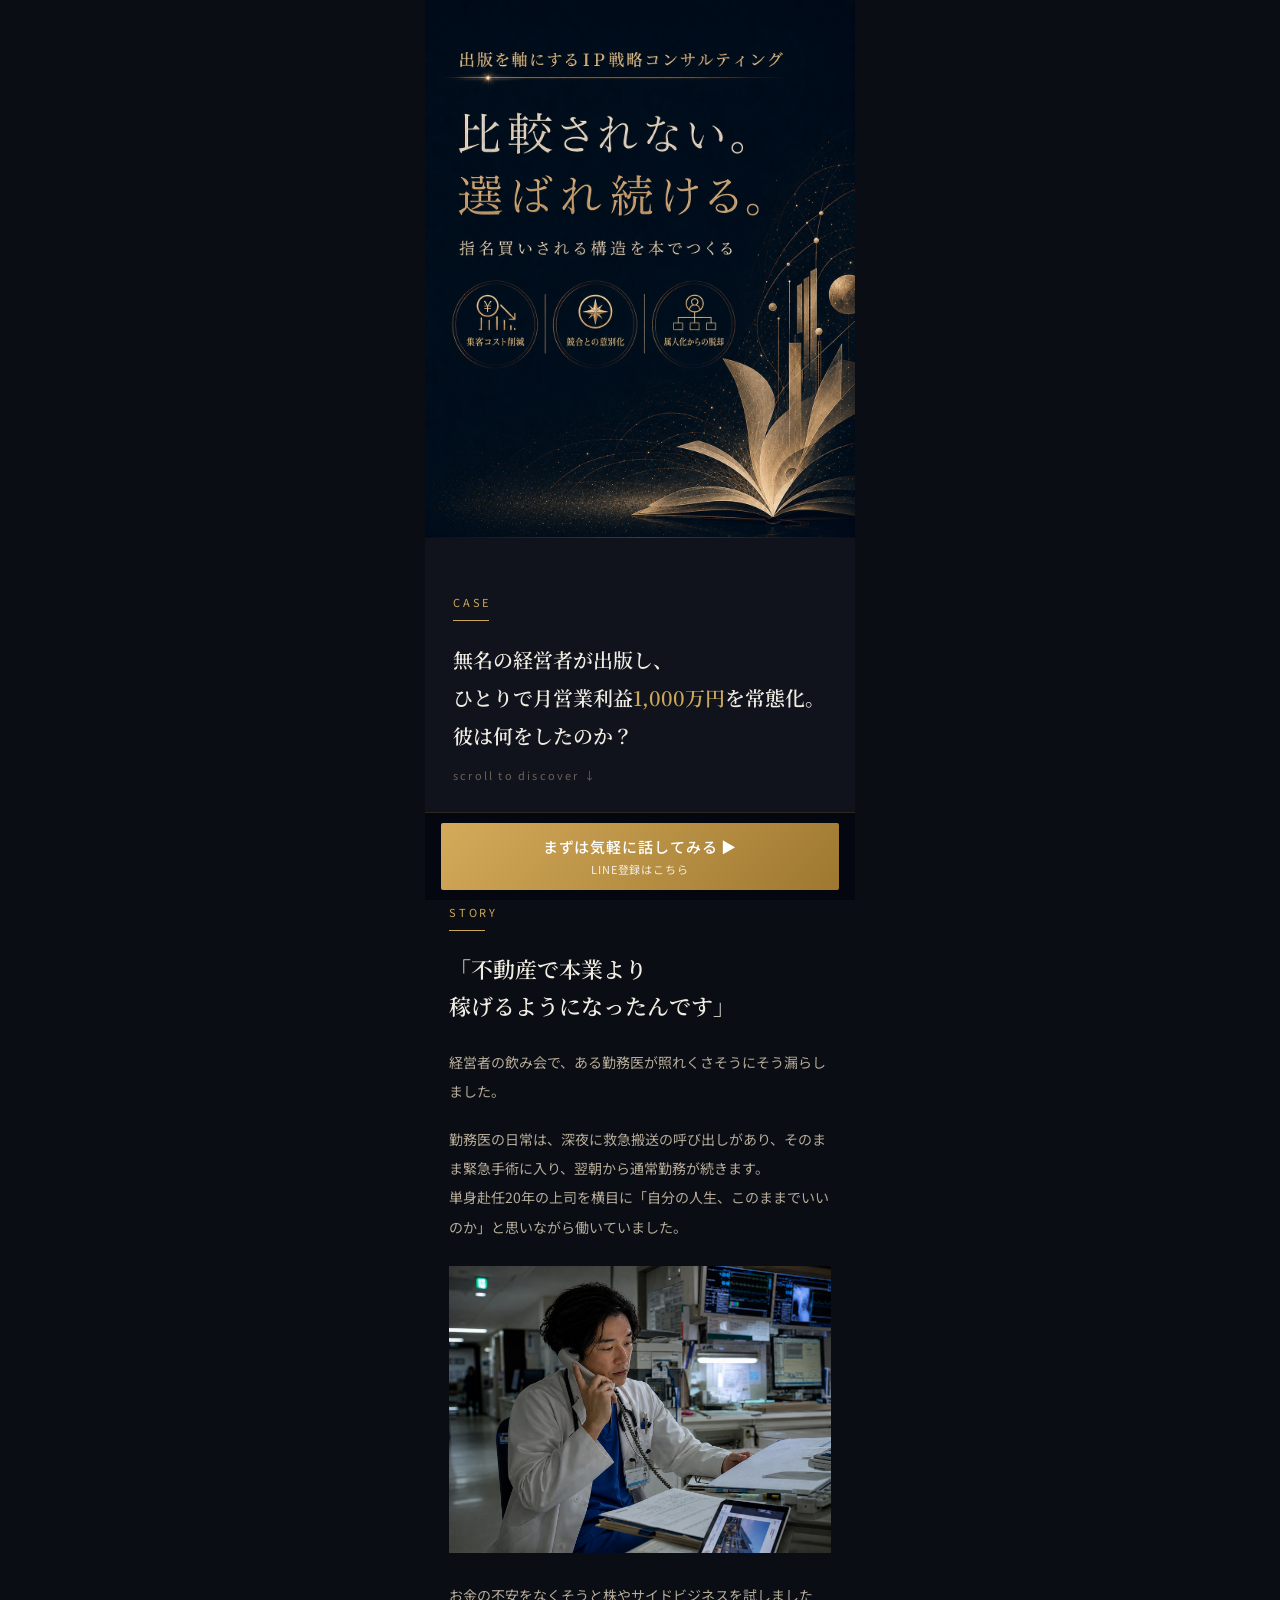
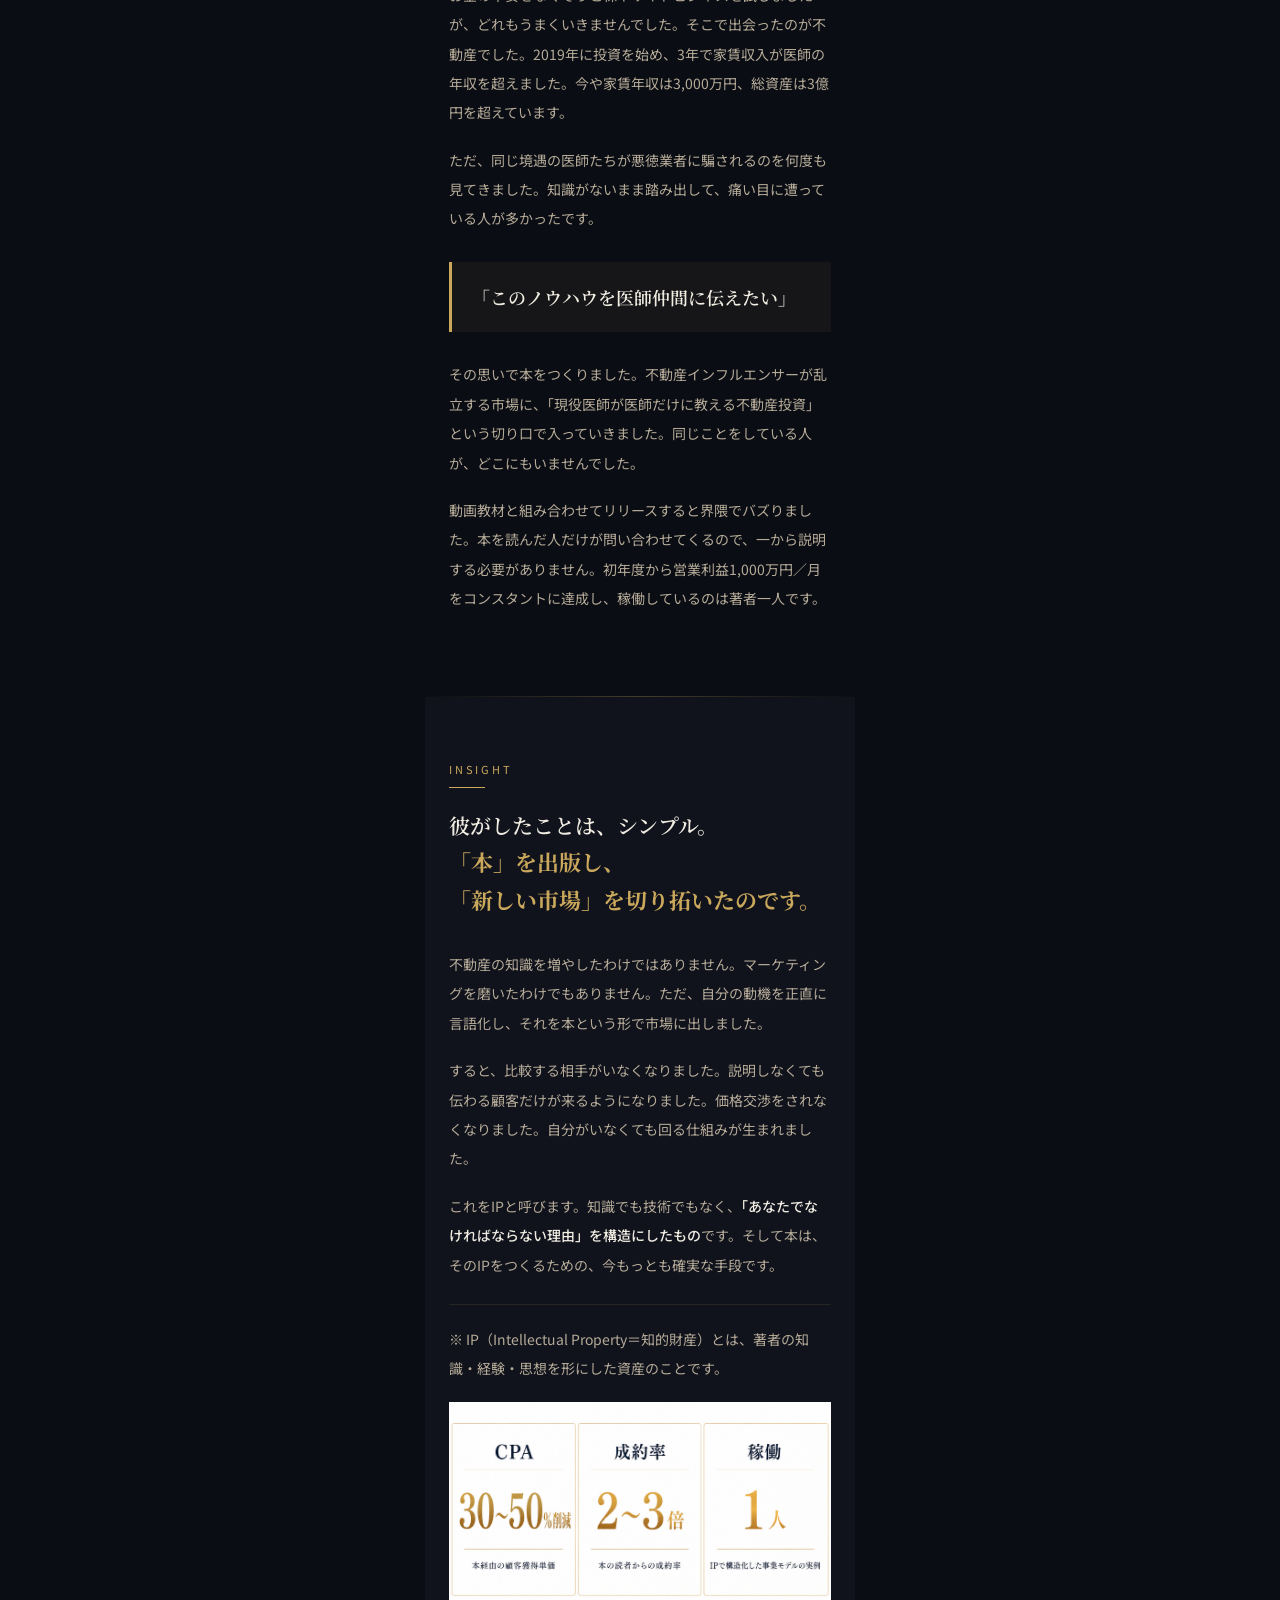
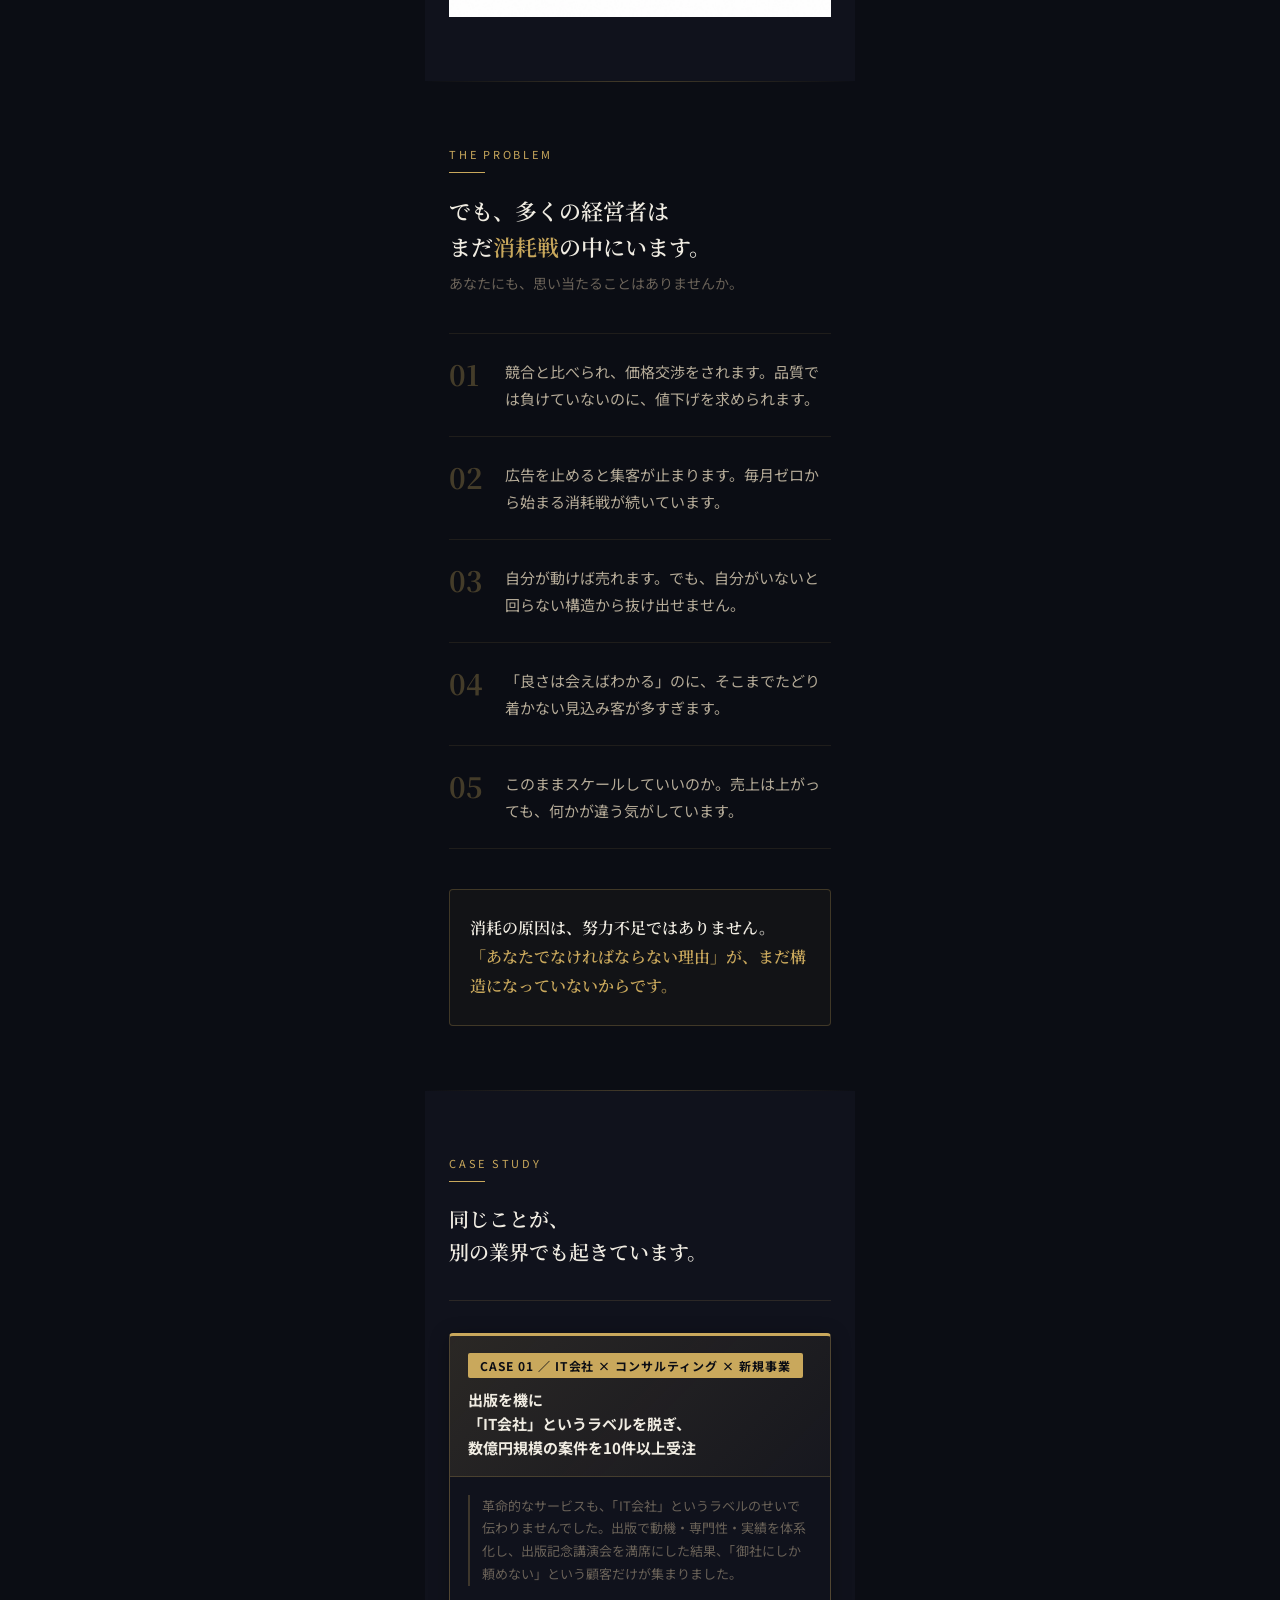
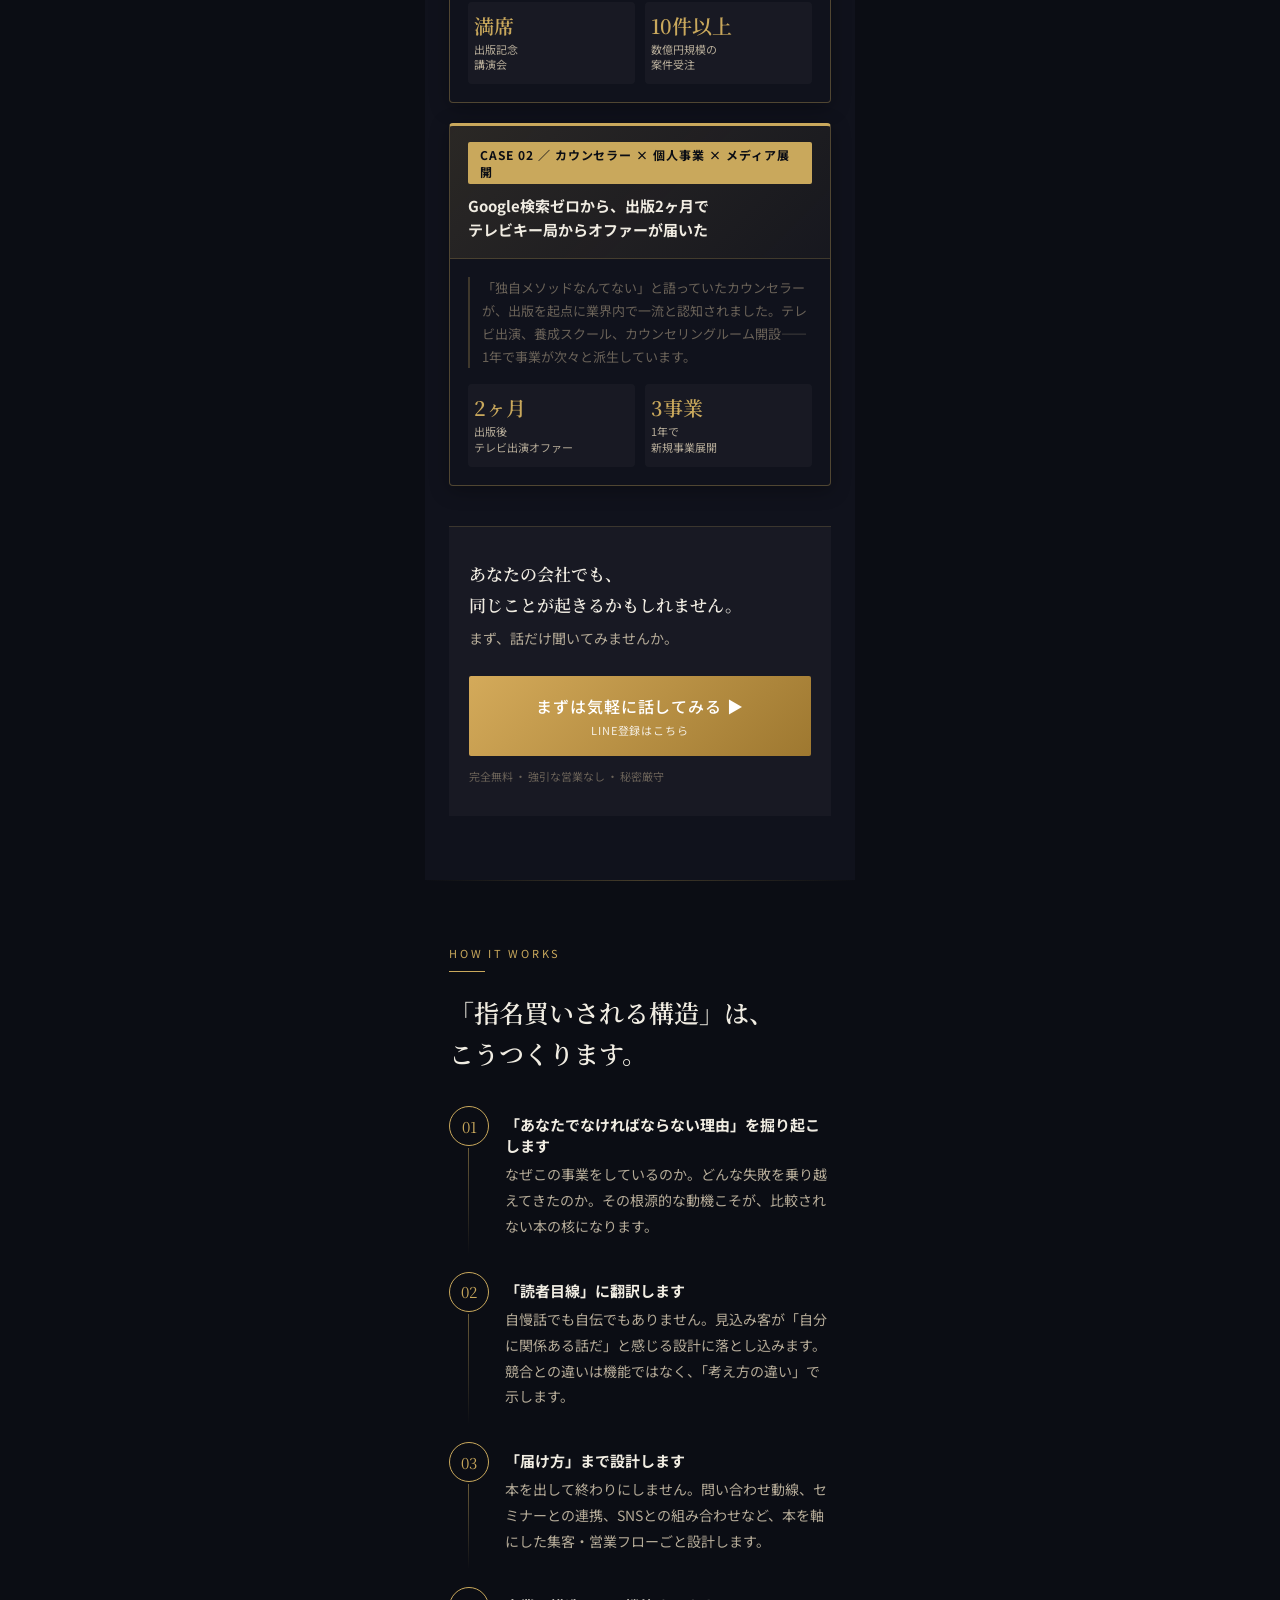
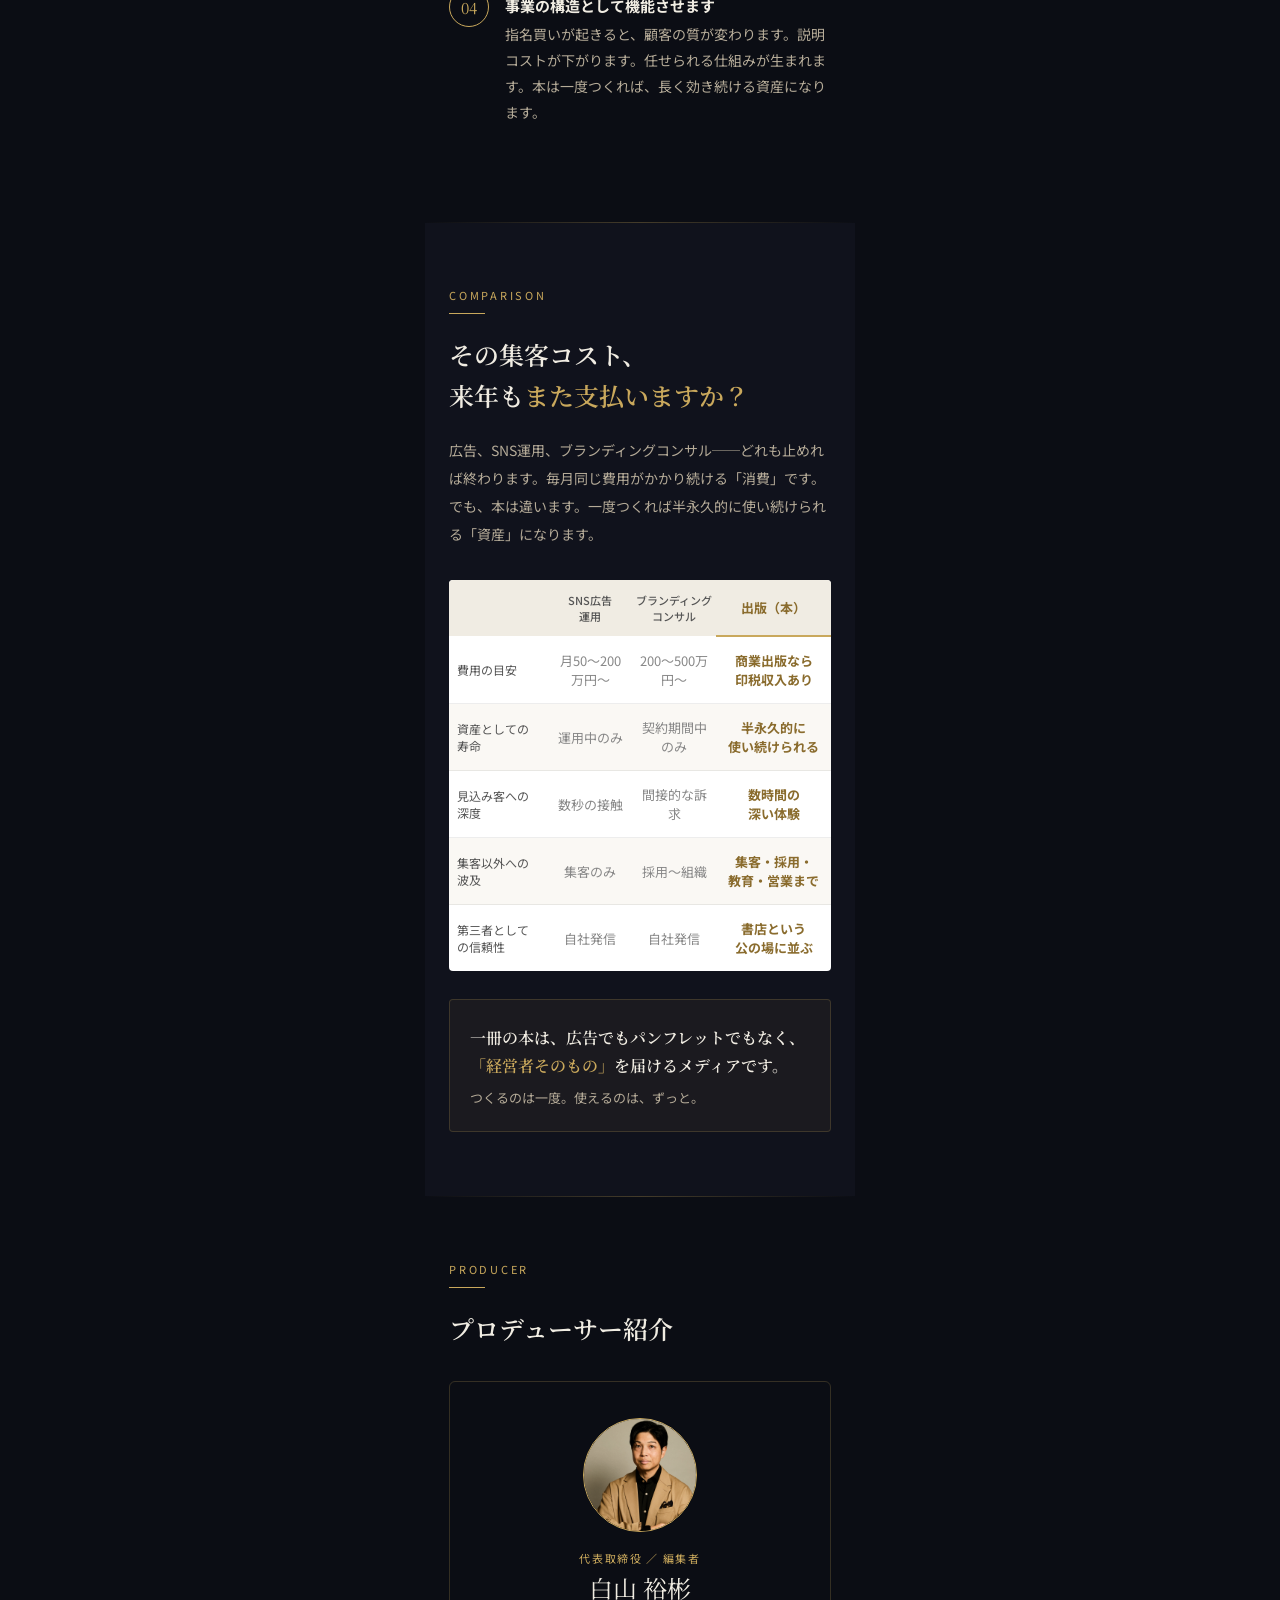
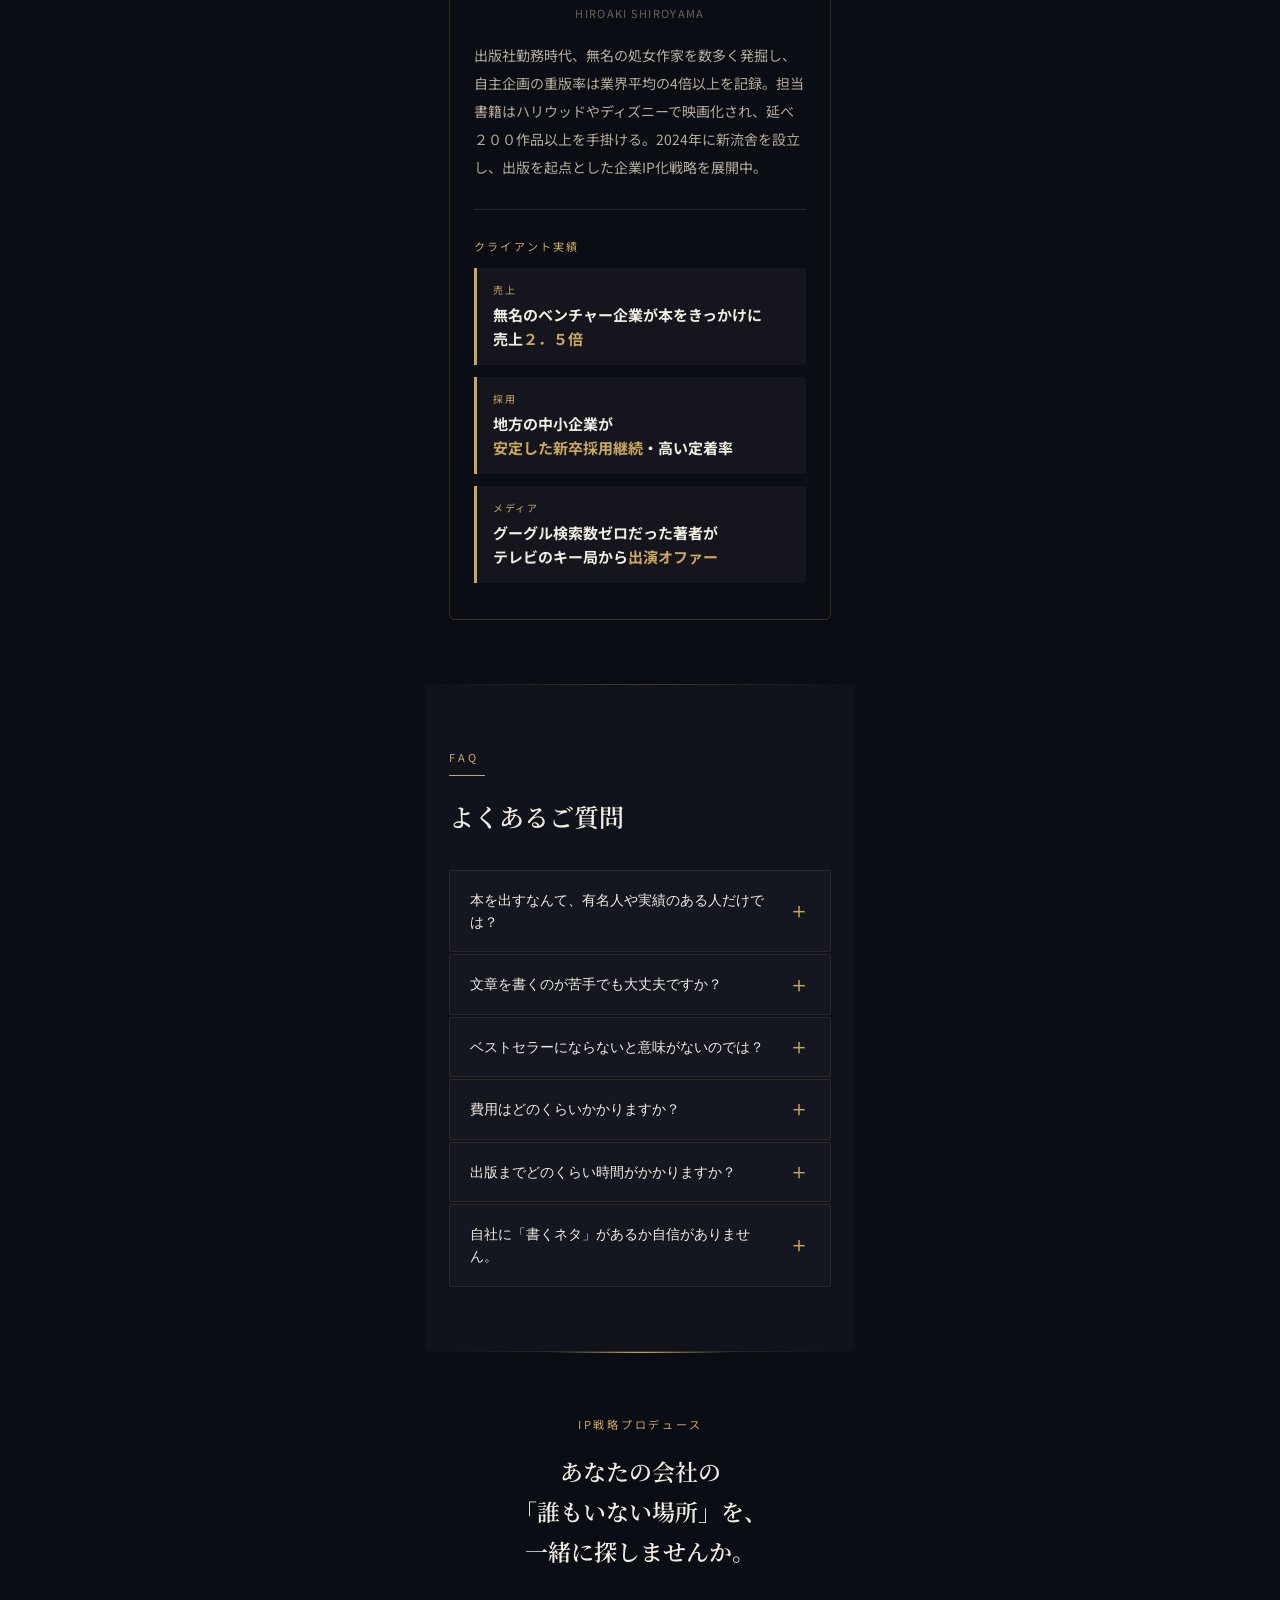
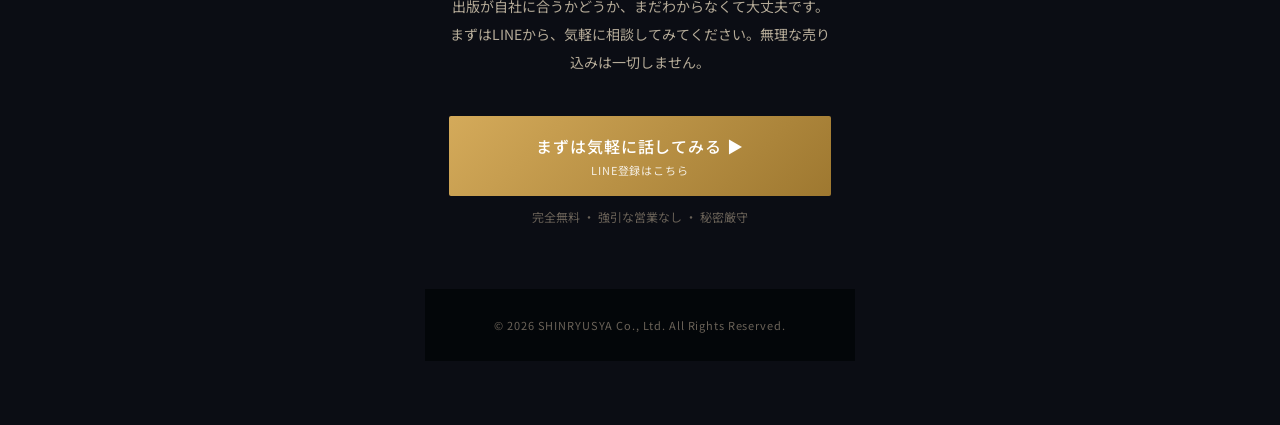
<file: v12/index.html>
<!DOCTYPE html>
<html lang="ja">
<head>
  <meta charset="UTF-8">
  <meta name="viewport" content="width=device-width, initial-scale=1.0">
  <title>出版IPプロデュース | 新流舎</title>
  <link rel="icon" type="image/png" href="../favicon-logo.png">
  <link rel="preconnect" href="https://fonts.googleapis.com">
  <link href="https://fonts.googleapis.com/css2?family=Noto+Serif+JP:wght@300;400;600;700&family=Noto+Sans+JP:wght@300;400;500;700&display=swap" rel="stylesheet">
  <style>
    *, *::before, *::after { box-sizing: border-box; margin: 0; padding: 0; }

    :root {
      --navy:       #0b0d14;
      --navy-mid:   #10121c;
      --navy-light: #171a28;
      --gold:       #c9a85c;
      --gold-light: #e8d5a3;
      --gold-dark:  #8a6c2e;
      --white:      #f0ece2;
      --white-dim:  #b5ab98;
      --muted:      #6a6258;
    }

    html { scroll-behavior: smooth; }

    body {
      font-family: 'Noto Sans JP', sans-serif;
      background: var(--navy);
      color: var(--white);
      max-width: 430px;
      margin: 0 auto;
      overflow-x: hidden;
      padding-bottom: 64px;
    }

    /* ─── HERO ─── */
    .hero { width: 100%; }
    .hero img { width: 100%; display: block; }

    /* ─── SECTION BASE ─── */
    .sec { padding: 64px 24px; }
    .sec-label {
      font-size: 11px;
      letter-spacing: 0.25em;
      color: var(--gold);
      margin-bottom: 10px;
    }
    .gold-bar {
      width: 36px;
      height: 1px;
      background: var(--gold);
      margin-bottom: 20px;
    }
    .sec-title {
      font-family: 'Noto Serif JP', serif;
      font-size: 25px;
      font-weight: 600;
      line-height: 1.65;
      color: var(--white);
      margin-bottom: 20px;
    }
    .sec-lead {
      font-size: 14px;
      line-height: 2;
      color: var(--white-dim);
    }

    /* ─── HOOK ─── */
    .sec-hook {
      background: var(--navy-mid);
      text-align: left;
      padding: 56px 28px;
    }
    .hook-title {
      font-family: 'Noto Serif JP', serif;
      font-size: 20px;
      font-weight: 600;
      color: var(--white);
      line-height: 1.9;
      margin-bottom: 12px;
    }
    .hook-title em {
      font-style: normal;
      color: var(--gold);
    }
    .hook-sub {
      font-size: 11px;
      letter-spacing: 0.2em;
      color: var(--muted);
    }

    /* ─── STORY ─── */
    .sec-story { background: var(--navy); }
    .story-text p {
      font-size: 14px;
      line-height: 2.1;
      color: var(--white-dim);
      margin-bottom: 18px;
    }
    .story-quote {
      font-family: 'Noto Serif JP', serif;
      font-size: 18px;
      font-weight: 600;
      color: var(--white);
      line-height: 1.7;
      padding: 20px;
      border-left: 3px solid var(--gold);
      background: rgba(201,168,92,0.06);
      margin: 28px 0;
    }
    .story-conclusion {
      font-family: 'Noto Serif JP', serif;
      font-size: 16px;
      font-weight: 600;
      color: var(--gold);
      line-height: 1.7;
      padding-top: 24px;
      border-top: 1px solid rgba(201,168,92,0.2);
      margin-top: 8px;
    }

    /* ─── INSIGHT ─── */
    .sec-insight { background: var(--navy-mid); }
    .insight-title {
      font-family: 'Noto Serif JP', serif;
      font-size: 21px;
      font-weight: 600;
      color: var(--white);
      line-height: 1.7;
      margin-bottom: 32px;
    }
    .insight-title em {
      font-style: normal;
      color: var(--gold);
      font-size: 22px;
      font-weight: 700;
      line-height: 1.7;
      display: block;
    }
    .insight-body p {
      font-size: 14px;
      line-height: 2.1;
      color: var(--white-dim);
      margin-bottom: 18px;
    }
    .insight-body p strong { color: var(--white); font-weight: 500; }
    .insight-note {
      font-size: 11px;
      color: var(--muted);
      line-height: 1.8;
      margin-top: 24px;
      padding-top: 20px;
      border-top: 1px solid rgba(201,168,92,0.12);
    }
    .stats-grid {
      margin-top: 36px;
      display: flex;
      flex-direction: column;
      gap: 1px;
      background: rgba(201,168,92,0.15);
      border-radius: 4px;
      overflow: hidden;
    }
    .stat-item {
      background: var(--navy-mid);
      padding: 24px 22px;
      display: flex;
      flex-direction: column;
      gap: 6px;
    }
    .stat-num {
      font-family: 'Noto Serif JP', serif;
      font-size: 36px;
      color: var(--gold);
      line-height: 1;
      font-weight: 400;
    }
    .stat-label {
      font-size: 12px;
      color: var(--white-dim);
      font-weight: 300;
      line-height: 1.6;
    }

    /* ─── PROBLEM ─── */
    .sec-problem { background: var(--navy); }
    .prob-intro {
      font-family: 'Noto Serif JP', serif;
      font-size: 22px;
      font-weight: 600;
      color: var(--white);
      line-height: 1.65;
      margin-bottom: 8px;
    }
    .prob-intro-sub {
      font-size: 14px;
      color: var(--muted);
      margin-bottom: 40px;
    }
    .prob-list {
      display: flex;
      flex-direction: column;
      gap: 0;
      margin-bottom: 40px;
    }
    .prob-item {
      display: flex;
      gap: 20px;
      align-items: flex-start;
      padding: 24px 0;
      border-bottom: 1px solid rgba(201,168,92,0.1);
    }
    .prob-item:first-child { border-top: 1px solid rgba(201,168,92,0.1); }
    .prob-num {
      font-family: 'Noto Serif JP', serif;
      font-size: 28px;
      font-weight: 700;
      color: rgba(201,168,92,0.3);
      line-height: 1;
      flex-shrink: 0;
      width: 36px;
      padding-top: 2px;
    }
    .prob-text {
      font-size: 15px;
      line-height: 1.8;
      color: var(--white-dim);
    }
    .prob-conclusion {
      padding: 24px 20px;
      border: 1px solid rgba(201,168,92,0.25);
      background: rgba(201,168,92,0.04);
      border-radius: 4px;
    }
    .prob-conclusion p {
      font-family: 'Noto Serif JP', serif;
      font-size: 16px;
      font-weight: 600;
      color: var(--white);
      line-height: 1.8;
    }
    .prob-conclusion p span { color: var(--gold); }

    /* ─── CASES ─── */
    .sec-cases { background: var(--navy-mid); }
    .case-intro {
      font-family: 'Noto Serif JP', serif;
      font-size: 20px;
      font-weight: 600;
      color: var(--white);
      line-height: 1.65;
      margin-bottom: 32px;
      padding-bottom: 32px;
      border-bottom: 1px solid rgba(201,168,92,0.15);
    }
    .case-list {
      display: flex;
      flex-direction: column;
      gap: 20px;
    }
    .case-card {
      border: 1px solid rgba(201,168,92,0.35);
      border-top: 3px solid var(--gold);
      border-radius: 4px;
      overflow: hidden;
      box-shadow: 0 4px 20px rgba(0,0,0,0.3);
    }
    .case-head {
      background: linear-gradient(135deg, rgba(201,168,92,0.14) 0%, rgba(201,168,92,0.04) 100%);
      padding: 16px 18px;
      border-bottom: 1px solid rgba(201,168,92,0.2);
    }
    .case-tag {
      display: inline-block;
      font-size: 12px;
      letter-spacing: 0.08em;
      color: var(--navy);
      background: var(--gold);
      padding: 4px 12px;
      border-radius: 2px;
      margin-bottom: 10px;
      font-weight: 700;
    }
    .case-head h3 {
      font-size: 15px;
      color: var(--white);
      line-height: 1.6;
    }
    .case-body { padding: 18px; }
    .case-challenge {
      font-size: 13px;
      color: var(--muted);
      line-height: 1.75;
      padding-left: 12px;
      border-left: 2px solid rgba(201,168,92,0.25);
      margin-bottom: 16px;
    }
    .case-kpi-row {
      display: grid;
      grid-template-columns: 1fr 1fr;
      gap: 10px;
    }
    .case-kpi {
      text-align: left;
      padding: 12px 6px;
      background: rgba(255,255,255,0.03);
      border-radius: 4px;
    }
    .case-kpi-num {
      font-family: 'Noto Serif JP', serif;
      font-size: 20px;
      color: var(--gold);
      font-weight: 600;
      line-height: 1.2;
    }
    .case-kpi-label {
      font-size: 11px;
      color: var(--white-dim);
      margin-top: 4px;
      line-height: 1.4;
    }

    /* ─── HOW IT WORKS ─── */
    .sec-flow { background: var(--navy); }
    .flow-list {
      margin-top: 32px;
      position: relative;
    }
    .flow-item {
      display: flex;
      gap: 16px;
      margin-bottom: 32px;
      position: relative;
    }
    .flow-item:not(:last-child)::after {
      content: '';
      position: absolute;
      left: 19px; top: 42px; bottom: -14px;
      width: 1px;
      background: linear-gradient(to bottom, rgba(201,168,92,0.5), transparent);
    }
    .flow-num {
      width: 40px; height: 40px;
      border: 1px solid var(--gold);
      border-radius: 50%;
      display: flex;
      align-items: center;
      justify-content: center;
      font-family: 'Noto Serif JP', serif;
      font-size: 15px;
      color: var(--gold);
      flex-shrink: 0;
    }
    .flow-body { padding-top: 8px; }
    .flow-body h3 { font-size: 15px; color: var(--white); margin-bottom: 6px; }
    .flow-body p { font-size: 14px; line-height: 1.85; color: var(--white-dim); }

    /* ─── COMPARISON ─── */
    .sec-metrics { background: var(--navy-mid); }

    /* ─── PROFILE ─── */
    .sec-profile { background: var(--navy); }
    .profile-box {
      border: 1px solid rgba(201,168,92,0.22);
      border-radius: 6px;
      padding: 36px 24px;
      margin-top: 32px;
      text-align: center;
    }
    .profile-icon {
      width: 114px; height: 114px;
      border-radius: 50%;
      border: 1.5px solid var(--gold);
      background: rgba(201,168,92,0.08);
      margin: 0 auto 18px;
      overflow: hidden;
    }
    .profile-icon img { width: 100%; height: 100%; object-fit: cover; display: block; }
    .profile-role { font-size: 11px; color: var(--gold); letter-spacing: 0.15em; margin-bottom: 4px; }
    .profile-name { font-family: 'Noto Serif JP', serif; font-size: 24px; color: var(--white); }
    .profile-name-en { font-size: 11px; letter-spacing: 0.12em; color: var(--muted); margin-bottom: 20px; }
    .profile-bio {
      font-size: 14px; line-height: 2; color: var(--white-dim);
      text-align: left; margin-bottom: 28px; padding-bottom: 28px;
      border-bottom: 1px solid rgba(201,168,92,0.15);
    }

    /* ─── FAQ ─── */
    .sec-faq { background: var(--navy-mid); }
    .faq-list { margin-top: 32px; display: flex; flex-direction: column; gap: 2px; }
    .faq-item { border: 1px solid rgba(201,168,92,0.15); border-radius: 2px; overflow: hidden; }
    .faq-q {
      padding: 18px 20px;
      display: flex;
      justify-content: space-between;
      align-items: center;
      cursor: pointer;
      background: rgba(255,255,255,0.02);
      -webkit-tap-highlight-color: transparent;
      width: 100%; border: none; text-align: left;
    }
    .faq-q-text { font-size: 14px; color: var(--white); line-height: 1.6; flex: 1; padding-right: 12px; }
    .faq-icon { color: var(--gold); font-size: 22px; line-height: 1; transition: transform 0.3s ease; flex-shrink: 0; user-select: none; }
    .faq-a {
      display: none; padding: 0 20px 18px;
      font-size: 14px; color: var(--white-dim); line-height: 1.95;
      background: rgba(255,255,255,0.01);
    }
    .faq-item.open .faq-a { display: block; }
    .faq-item.open .faq-icon { transform: rotate(45deg); }

    /* ─── CTA ─── */
    .sec-cta {
      background: var(--navy); padding: 64px 24px;
      text-align: center; position: relative; overflow: hidden;
    }
    .sec-cta::before {
      content: '';
      position: absolute; top: 0; left: 50%;
      transform: translateX(-50%);
      width: 180px; height: 1px;
      background: linear-gradient(to right, transparent, var(--gold), transparent);
    }
    .cta-title {
      font-family: 'Noto Serif JP', serif;
      font-size: 23px; font-weight: 600; line-height: 1.75; margin-bottom: 20px;
    }
    .cta-text { font-size: 14px; color: var(--white-dim); line-height: 2; margin-bottom: 40px; }
    .btn-main {
      display: block; width: 100%; padding: 18px 20px;
      background: linear-gradient(135deg, #d4aa5a, #9e7830);
      color: #fff; font-size: 16px; font-weight: 500;
      text-align: center; border-radius: 2px;
      text-decoration: none; letter-spacing: 0.06em; margin-bottom: 12px;
    }
    .btn-note { font-size: 12px; color: var(--muted); }
    .btn-sub {
      display: block;
      font-size: 11px;
      font-weight: 400;
      letter-spacing: 0.08em;
      margin-top: 4px;
      opacity: 0.85;
    }

    /* ─── FOOTER ─── */
    footer { background: #030609; padding: 28px 24px; text-align: center; }
    footer p { font-size: 11px; color: var(--muted); letter-spacing: 0.08em; }

    /* ─── FIXED BAR ─── */
    .fixed-bar {
      position: fixed; bottom: 0; left: 50%;
      transform: translateX(-50%);
      width: 100%; max-width: 430px;
      padding: 10px 16px;
      background: rgba(6,8,16,0.95);
      border-top: 1px solid rgba(201,168,92,0.2);
      backdrop-filter: blur(14px);
      -webkit-backdrop-filter: blur(14px);
      z-index: 200;
    }
    .fixed-bar a {
      display: block; padding: 13px;
      background: linear-gradient(135deg, #d4aa5a, #9e7830);
      color: #fff; text-align: center;
      font-size: 15px; font-weight: 500;
      border-radius: 2px; text-decoration: none; letter-spacing: 0.06em;
    }

    /* ─── DIVIDER ─── */
    .divider {
      width: 100%; height: 1px;
      background: linear-gradient(to right, transparent, rgba(201,168,92,0.3), transparent);
    }
  </style>
</head>
<body>

<!-- HERO -->
<section class="hero">
  <img src="hero.png?v=2" alt="比較されない。選ばれ続ける。｜新流舎 出版IPプロデュース">
</section>

<div class="divider"></div>

<!-- HOOK -->
<section class="sec sec-hook">
  <div class="sec-label">CASE</div>
  <div class="gold-bar"></div>
  <h2 class="hook-title">無名の経営者が出版し、<br>ひとりで月営業利益<em>1,000万円</em>を常態化。<br>彼は何をしたのか？</h2>
  <p class="hook-sub">scroll to discover ↓</p>
</section>

<div class="divider"></div>

<!-- STORY -->
<section class="sec sec-story">
  <div class="sec-label">STORY</div>
  <div class="gold-bar"></div>
  <h2 class="sec-title" style="margin-bottom:24px; font-size:22px;">「不動産で本業より<br>稼げるようになったんです」</h2>

  <div class="story-text">
    <p>経営者の飲み会で、ある勤務医が照れくさそうにそう漏らしました。</p>
    <p>勤務医の日常は、深夜に救急搬送の呼び出しがあり、そのまま緊急手術に入り、翌朝から通常勤務が続きます。<br>単身赴任20年の上司を横目に「自分の人生、このままでいいのか」と思いながら働いていました。</p>
  <img src="story.png" alt="" style="width:100%; border-radius:0; margin:24px 0 28px; display:block;">
    <p>お金の不安をなくそうと株やサイドビジネスを試しましたが、どれもうまくいきませんでした。そこで出会ったのが不動産でした。2019年に投資を始め、3年で家賃収入が医師の年収を超えました。今や家賃年収は3,000万円、総資産は3億円を超えています。</p>
    <p>ただ、同じ境遇の医師たちが悪徳業者に騙されるのを何度も見てきました。知識がないまま踏み出して、痛い目に遭っている人が多かったです。</p>

    <div class="story-quote">「このノウハウを医師仲間に伝えたい」</div>

    <p>その思いで本をつくりました。不動産インフルエンサーが乱立する市場に、「現役医師が医師だけに教える不動産投資」という切り口で入っていきました。同じことをしている人が、どこにもいませんでした。</p>
    <p>動画教材と組み合わせてリリースすると界隈でバズりました。本を読んだ人だけが問い合わせてくるので、一から説明する必要がありません。初年度から営業利益1,000万円／月をコンスタントに達成し、稼働しているのは著者一人です。</p>

  </div>
</section>

<div class="divider"></div>

<!-- INSIGHT -->
<section class="sec sec-insight">
  <div class="sec-label">INSIGHT</div>
  <div class="gold-bar"></div>
  <h2 class="insight-title">彼がしたことは、シンプル。<em>「本」を出版し、</em><em>「新しい市場」を切り拓いたのです。</em></h2>

  <div class="insight-body">
    <p>不動産の知識を増やしたわけではありません。マーケティングを磨いたわけでもありません。ただ、自分の動機を正直に言語化し、それを本という形で市場に出しました。</p>
    <p>すると、比較する相手がいなくなりました。説明しなくても伝わる顧客だけが来るようになりました。価格交渉をされなくなりました。自分がいなくても回る仕組みが生まれました。</p>
    <p>これをIPと呼びます。知識でも技術でもなく、<strong>「あなたでなければならない理由」を構造にしたもの</strong>です。そして本は、そのIPをつくるための、今もっとも確実な手段です。</p>
    <p class="insight-note">※ IP（Intellectual Property＝知的財産）とは、著者の知識・経験・思想を形にした資産のことです。</p>
  </div>

  <img src="stats-image.png" alt="30~50%CPA削減 / 2~3倍成約率 / 1人稼働" style="width:100%; display:block;">
</section>

<div class="divider"></div>

<!-- PROBLEM -->
<section class="sec sec-problem">
  <div class="sec-label">THE PROBLEM</div>
  <div class="gold-bar"></div>
  <h2 class="prob-intro">でも、多くの経営者は<br>まだ<span style="color:var(--gold)">消耗戦</span>の中にいます。</h2>
  <p class="prob-intro-sub">あなたにも、思い当たることはありませんか。</p>

  <div class="prob-list">
    <div class="prob-item">
      <div class="prob-num">01</div>
      <p class="prob-text">競合と比べられ、価格交渉をされます。品質では負けていないのに、値下げを求められます。</p>
    </div>
    <div class="prob-item">
      <div class="prob-num">02</div>
      <p class="prob-text">広告を止めると集客が止まります。毎月ゼロから始まる消耗戦が続いています。</p>
    </div>
    <div class="prob-item">
      <div class="prob-num">03</div>
      <p class="prob-text">自分が動けば売れます。でも、自分がいないと回らない構造から抜け出せません。</p>
    </div>
    <div class="prob-item">
      <div class="prob-num">04</div>
      <p class="prob-text">「良さは会えばわかる」のに、そこまでたどり着かない見込み客が多すぎます。</p>
    </div>
    <div class="prob-item">
      <div class="prob-num">05</div>
      <p class="prob-text">このままスケールしていいのか。売上は上がっても、何かが違う気がしています。</p>
    </div>
  </div>

  <div class="prob-conclusion">
    <p>消耗の原因は、努力不足ではありません。<br><span>「あなたでなければならない理由」が、まだ構造になっていないからです。</span></p>
  </div>
</section>

<div class="divider"></div>

<!-- CASE STUDY -->
<section class="sec sec-cases">
  <div class="sec-label">CASE STUDY</div>
  <div class="gold-bar"></div>
  <h2 class="case-intro">同じことが、<br>別の業界でも起きています。</h2>

  <div class="case-list">
    <div class="case-card">
      <div class="case-head">
        <div class="case-tag">CASE 01 ／ IT会社 × コンサルティング × 新規事業</div>
        <h3>出版を機に<br>「IT会社」というラベルを脱ぎ、<br>数億円規模の案件を10件以上受注</h3>
      </div>
      <div class="case-body">
        <p class="case-challenge">革命的なサービスも、「IT会社」というラベルのせいで伝わりませんでした。出版で動機・専門性・実績を体系化し、出版記念講演会を満席にした結果、「御社にしか頼めない」という顧客だけが集まりました。</p>
        <div class="case-kpi-row">
          <div class="case-kpi">
            <div class="case-kpi-num">満席</div>
            <div class="case-kpi-label">出版記念<br>講演会</div>
          </div>
          <div class="case-kpi">
            <div class="case-kpi-num">10件以上</div>
            <div class="case-kpi-label">数億円規模の<br>案件受注</div>
          </div>
        </div>
      </div>
    </div>

    <div class="case-card">
      <div class="case-head">
        <div class="case-tag">CASE 02 ／ カウンセラー × 個人事業 × メディア展開</div>
        <h3>Google検索ゼロから、出版2ヶ月で<br>テレビキー局からオファーが届いた</h3>
      </div>
      <div class="case-body">
        <p class="case-challenge">「独自メソッドなんてない」と語っていたカウンセラーが、出版を起点に業界内で一流と認知されました。テレビ出演、養成スクール、カウンセリングルーム開設——1年で事業が次々と派生しています。</p>
        <div class="case-kpi-row">
          <div class="case-kpi">
            <div class="case-kpi-num">2ヶ月</div>
            <div class="case-kpi-label">出版後<br>テレビ出演オファー</div>
          </div>
          <div class="case-kpi">
            <div class="case-kpi-num">3事業</div>
            <div class="case-kpi-label">1年で<br>新規事業展開</div>
          </div>
        </div>
      </div>
    </div>
  </div>

  <!-- CASES後CTA -->
  <div style="margin-top:40px; text-align:left; padding:32px 20px; background:rgba(255,255,255,0.03); border-top:1px solid rgba(201,168,92,0.2);">
    <p style="font-family:'Noto Serif JP',serif; font-size:17px; font-weight:600; color:var(--white); line-height:1.8; margin-bottom:6px;">あなたの会社でも、<br>同じことが起きるかもしれません。</p>
    <p style="font-size:14px; color:var(--white-dim); line-height:1.8; margin-bottom:24px;">まず、話だけ聞いてみませんか。</p>
    <a href="#" class="btn-main">まずは気軽に話してみる ▶<span class="btn-sub">LINE登録はこちら</span></a>
    <p style="font-size:11px; color:var(--muted); margin-top:8px;">完全無料 ・ 強引な営業なし ・ 秘密厳守</p>
  </div>
</section>

<div class="divider"></div>

<!-- HOW IT WORKS -->
<section class="sec sec-flow">
  <div class="sec-label">HOW IT WORKS</div>
  <div class="gold-bar"></div>
  <h2 class="sec-title">「指名買いされる構造」は、<br>こうつくります。</h2>

  <div class="flow-list">
    <div class="flow-item">
      <div class="flow-num">01</div>
      <div class="flow-body">
        <h3>「あなたでなければならない理由」を掘り起こします</h3>
        <p>なぜこの事業をしているのか。どんな失敗を乗り越えてきたのか。その根源的な動機こそが、比較されない本の核になります。</p>
      </div>
    </div>
    <div class="flow-item">
      <div class="flow-num">02</div>
      <div class="flow-body">
        <h3>「読者目線」に翻訳します</h3>
        <p>自慢話でも自伝でもありません。見込み客が「自分に関係ある話だ」と感じる設計に落とし込みます。競合との違いは機能ではなく、「考え方の違い」で示します。</p>
      </div>
    </div>
    <div class="flow-item">
      <div class="flow-num">03</div>
      <div class="flow-body">
        <h3>「届け方」まで設計します</h3>
        <p>本を出して終わりにしません。問い合わせ動線、セミナーとの連携、SNSとの組み合わせなど、本を軸にした集客・営業フローごと設計します。</p>
      </div>
    </div>
    <div class="flow-item">
      <div class="flow-num">04</div>
      <div class="flow-body">
        <h3>事業の構造として機能させます</h3>
        <p>指名買いが起きると、顧客の質が変わります。説明コストが下がります。任せられる仕組みが生まれます。本は一度つくれば、長く効き続ける資産になります。</p>
      </div>
    </div>
  </div>
</section>

<div class="divider"></div>

<!-- COMPARISON -->
<section class="sec sec-metrics">
  <div class="sec-label">COMPARISON</div>
  <div class="gold-bar"></div>
  <h2 class="sec-title">その集客コスト、<br>来年も<span style="color:var(--gold)">また支払いますか？</span></h2>
  <p style="font-size:14px; line-height:2; color:var(--white-dim); margin-bottom:32px;">広告、SNS運用、ブランディングコンサル──どれも止めれば終わります。毎月同じ費用がかかり続ける「消費」です。でも、本は違います。一度つくれば半永久的に使い続けられる「資産」になります。</p>

  <div style="overflow-x:auto; -webkit-overflow-scrolling:touch; border-radius:4px; overflow:hidden;">
    <table style="width:100%; border-collapse:collapse; font-size:13px; min-width:320px; table-layout:fixed; background:#fff; color:#333;">
      <colgroup>
        <col style="width:26%">
        <col style="width:22%">
        <col style="width:22%">
        <col style="width:30%">
      </colgroup>
      <thead>
        <tr style="background:#f0ece3;">
          <th style="padding:12px 8px; text-align:left; color:#888; font-weight:400;"></th>
          <th style="padding:12px 4px; text-align:center; color:#555; font-weight:500; font-size:11px;">SNS広告<br>運用</th>
          <th style="padding:12px 4px; text-align:center; color:#555; font-weight:500; font-size:11px;">ブランディング<br>コンサル</th>
          <th style="padding:12px 6px; text-align:center; color:#8a6c2e; font-weight:700; border-bottom:2px solid #c9a85c;">出版（本）</th>
        </tr>
      </thead>
      <tbody>
        <tr style="border-bottom:1px solid rgba(0,0,0,0.07);">
          <td style="padding:14px 8px; color:#555; font-size:12px;">費用の目安</td>
          <td style="padding:14px 8px; text-align:center; color:#888;">月50〜200万円〜</td>
          <td style="padding:14px 8px; text-align:center; color:#888;">200〜500万円〜</td>
          <td style="padding:14px 8px; text-align:center; color:#8a6c2e; font-weight:700;">商業出版なら<br>印税収入あり</td>
        </tr>
        <tr style="border-bottom:1px solid rgba(0,0,0,0.07); background:#faf8f4;">
          <td style="padding:14px 8px; color:#555; font-size:12px;">資産としての寿命</td>
          <td style="padding:14px 8px; text-align:center; color:#888;">運用中のみ</td>
          <td style="padding:14px 8px; text-align:center; color:#888;">契約期間中のみ</td>
          <td style="padding:14px 8px; text-align:center; color:#8a6c2e; font-weight:700;">半永久的に<br>使い続けられる</td>
        </tr>
        <tr style="border-bottom:1px solid rgba(0,0,0,0.07);">
          <td style="padding:14px 8px; color:#555; font-size:12px;">見込み客への深度</td>
          <td style="padding:14px 8px; text-align:center; color:#888;">数秒の接触</td>
          <td style="padding:14px 8px; text-align:center; color:#888;">間接的な訴求</td>
          <td style="padding:14px 8px; text-align:center; color:#8a6c2e; font-weight:700;">数時間の<br>深い体験</td>
        </tr>
        <tr style="border-bottom:1px solid rgba(0,0,0,0.07); background:#faf8f4;">
          <td style="padding:14px 8px; color:#555; font-size:12px;">集客以外への波及</td>
          <td style="padding:14px 8px; text-align:center; color:#888;">集客のみ</td>
          <td style="padding:14px 8px; text-align:center; color:#888;">採用〜組織</td>
          <td style="padding:14px 8px; text-align:center; color:#8a6c2e; font-weight:700;">集客・採用・<br>教育・営業まで</td>
        </tr>
        <tr>
          <td style="padding:14px 8px; color:#555; font-size:12px;">第三者としての信頼性</td>
          <td style="padding:14px 8px; text-align:center; color:#888;">自社発信</td>
          <td style="padding:14px 8px; text-align:center; color:#888;">自社発信</td>
          <td style="padding:14px 8px; text-align:center; color:#8a6c2e; font-weight:700;">書店という<br>公の場に並ぶ</td>
        </tr>
      </tbody>
    </table>
  </div>

  <div style="margin-top:28px; padding:24px 20px; background:rgba(201,168,92,0.06); border:1px solid rgba(201,168,92,0.2); border-radius:4px;">
    <p style="font-family:'Noto Serif JP',serif; font-size:16px; font-weight:600; color:var(--white); line-height:1.75;">一冊の本は、広告でもパンフレットでもなく、<br><span style="color:var(--gold)">「経営者そのもの」</span>を届けるメディアです。</p>
    <p style="font-size:13px; color:var(--white-dim); margin-top:8px;">つくるのは一度。使えるのは、ずっと。</p>
  </div>
</section>

<div class="divider"></div>

<!-- PROFILE -->
<section class="sec sec-profile">
  <div class="sec-label">PRODUCER</div>
  <div class="gold-bar"></div>
  <h2 class="sec-title" style="margin-bottom:0;">プロデューサー紹介</h2>

  <div class="profile-box">
    <div class="profile-icon">
      <img src="shiroyamasan.png?v=3" alt="白山裕彬">
    </div>
    <p class="profile-role">代表取締役 ／ 編集者</p>
    <p class="profile-name">白山 裕彬</p>
    <p class="profile-name-en">HIROAKI SHIROYAMA</p>

    <p class="profile-bio">出版社勤務時代、無名の処女作家を数多く発掘し、自主企画の重版率は業界平均の4倍以上を記録。担当書籍はハリウッドやディズニーで映画化され、延べ２００作品以上を手掛ける。2024年に新流舎を設立し、出版を起点とした企業IP化戦略を展開中。</p>

    <p style="font-size:11px; letter-spacing:0.2em; color:var(--gold); margin-bottom:14px; text-align:left;">クライアント実績</p>
    <div style="display:flex; flex-direction:column; gap:12px; text-align:left;">
      <div style="border-left:3px solid var(--gold); padding:14px 16px; background:rgba(255,255,255,0.04);">
        <p style="font-size:10px; letter-spacing:0.15em; color:var(--gold); margin-bottom:6px;">売上</p>
        <p style="font-size:15px; font-weight:700; color:var(--white); line-height:1.6;">無名のベンチャー企業が本をきっかけに<br>売上<span style="color:var(--gold)">２．５倍</span></p>
      </div>
      <div style="border-left:3px solid var(--gold); padding:14px 16px; background:rgba(255,255,255,0.04);">
        <p style="font-size:10px; letter-spacing:0.15em; color:var(--gold); margin-bottom:6px;">採用</p>
        <p style="font-size:15px; font-weight:700; color:var(--white); line-height:1.6;">地方の中小企業が<br><span style="color:var(--gold)">安定した新卒採用継続</span>・高い定着率</p>
      </div>
      <div style="border-left:3px solid var(--gold); padding:14px 16px; background:rgba(255,255,255,0.04);">
        <p style="font-size:10px; letter-spacing:0.15em; color:var(--gold); margin-bottom:6px;">メディア</p>
        <p style="font-size:15px; font-weight:700; color:var(--white); line-height:1.6;">グーグル検索数ゼロだった著者が<br>テレビのキー局から<span style="color:var(--gold)">出演オファー</span></p>
      </div>
    </div>
  </div>
</section>

<div class="divider"></div>

<!-- FAQ -->
<section class="sec sec-faq">
  <div class="sec-label">FAQ</div>
  <div class="gold-bar"></div>
  <h2 class="sec-title" style="margin-bottom:0;">よくあるご質問</h2>

  <div class="faq-list">
    <div class="faq-item">
      <button class="faq-q">
        <span class="faq-q-text">本を出すなんて、有名人や実績のある人だけでは？</span>
        <span class="faq-icon">＋</span>
      </button>
      <div class="faq-a">よくある誤解です。出版に必要なのは知名度でも華々しい実績でもありません。「なぜこの事業をしているのか」という純粋な動機と、それを裏付ける経験があれば十分です。むしろ等身大の言葉で書かれた一冊のほうが、読者の心に深く刺さります。グーグル検索でヒット数ゼロだったカウンセラーが、出版後すぐにテレビのキー局からオファーを受けた事例もあります。</div>
    </div>
    <div class="faq-item">
      <button class="faq-q">
        <span class="faq-q-text">文章を書くのが苦手でも大丈夫ですか？</span>
        <span class="faq-icon">＋</span>
      </button>
      <div class="faq-a">問題ありません。本づくりの核は「文章力」ではなく「何を伝えるか」です。経営者への深いヒアリングをもとに、編集者がコンテンツを整理・構成していきます。「書けない」ことが理由で諦める必要はまったくありません。</div>
    </div>
    <div class="faq-item">
      <button class="faq-q">
        <span class="faq-q-text">ベストセラーにならないと意味がないのでは？</span>
        <span class="faq-icon">＋</span>
      </button>
      <div class="faq-a">目的によってはベストセラーは必須ではありません。1万部しか売れなくても、テレビ出演のオファーが来て業界内で一流と認知された事例があります。大切なのは「何万部売れたか」ではなく、「理想の顧客に深く届いたか」です。</div>
    </div>
    <div class="faq-item">
      <button class="faq-q">
        <span class="faq-q-text">費用はどのくらいかかりますか？</span>
        <span class="faq-icon">＋</span>
      </button>
      <div class="faq-a">商業出版の場合、出版社が制作費を負担し、著者には印税が入ります。つまり出版自体に費用はかかりません。ただし、企画が通るまでの準備や出版後の活用設計にはサポートが必要になる場合があります。まずはご相談ください。</div>
    </div>
    <div class="faq-item">
      <button class="faq-q">
        <span class="faq-q-text">出版までどのくらい時間がかかりますか？</span>
        <span class="faq-icon">＋</span>
      </button>
      <div class="faq-a">企画から出版まで、一般的に半年ほどで完了します。ただし集客・営業への活用は出版前から始められます。原稿が完成した段階で見込み客に読んでもらったり、セミナーに活用したりと、コンテンツができた時点から組み込む設計が可能です。</div>
    </div>
    <div class="faq-item">
      <button class="faq-q">
        <span class="faq-q-text">自社に「書くネタ」があるか自信がありません。</span>
        <span class="faq-icon">＋</span>
      </button>
      <div class="faq-a">「うちに大した話はない」とおっしゃる経営者ほど、掘り起こすと宝が出てきます。なぜこの事業を始めたのか、どんな失敗を乗り越えてきたのか、何を守り続けてきたのか。そこに必ず読者の心を動かす原石があります。コンテンツがないのではなく、まだ言語化されていないだけです。</div>
    </div>
  </div>
</section>

<div class="divider"></div>

<!-- FINAL CTA -->
<section class="sec-cta">
  <div class="sec-label" style="margin-bottom:20px;">IP戦略プロデュース</div>
  <h2 class="cta-title">あなたの会社の<br>「誰もいない場所」を、<br>一緒に探しませんか。</h2>
  <p class="cta-text">出版が自社に合うかどうか、まだわからなくて大丈夫です。まずはLINEから、気軽に相談してみてください。無理な売り込みは一切しません。</p>
  <a href="#" class="btn-main">まずは気軽に話してみる ▶<span class="btn-sub">LINE登録はこちら</span></a>
  <p class="btn-note">完全無料 ・ 強引な営業なし ・ 秘密厳守</p>
</section>

<!-- FOOTER -->
<footer>
  <p>© 2026 SHINRYUSYA Co., Ltd. All Rights Reserved.</p>
</footer>

<!-- FIXED BAR -->
<div class="fixed-bar">
  <a href="#">まずは気軽に話してみる ▶<span class="btn-sub">LINE登録はこちら</span></a>
</div>

<script>
  document.querySelectorAll('.faq-q').forEach(btn => {
    btn.addEventListener('click', () => {
      const item = btn.closest('.faq-item');
      const isOpen = item.classList.contains('open');
      document.querySelectorAll('.faq-item').forEach(i => i.classList.remove('open'));
      if (!isOpen) item.classList.add('open');
    });
  });
</script>
</body>
</html>
</file>
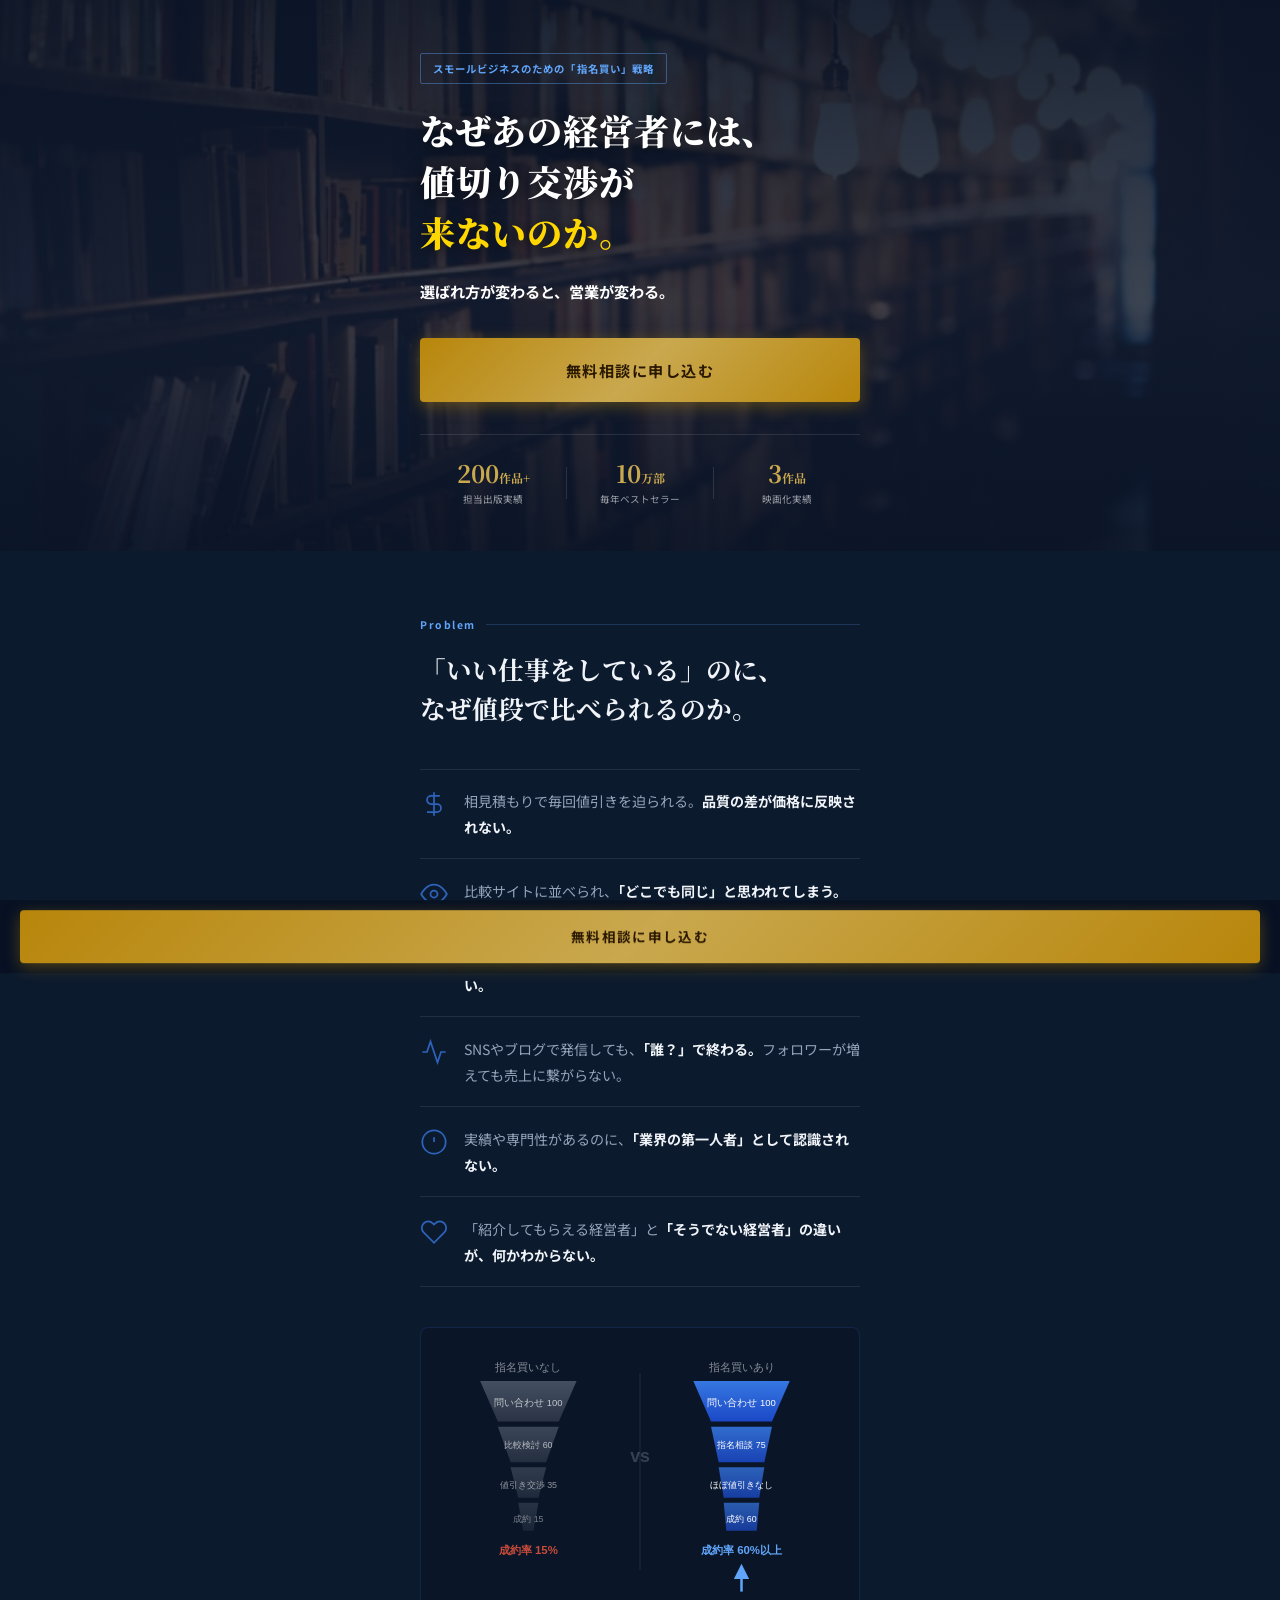
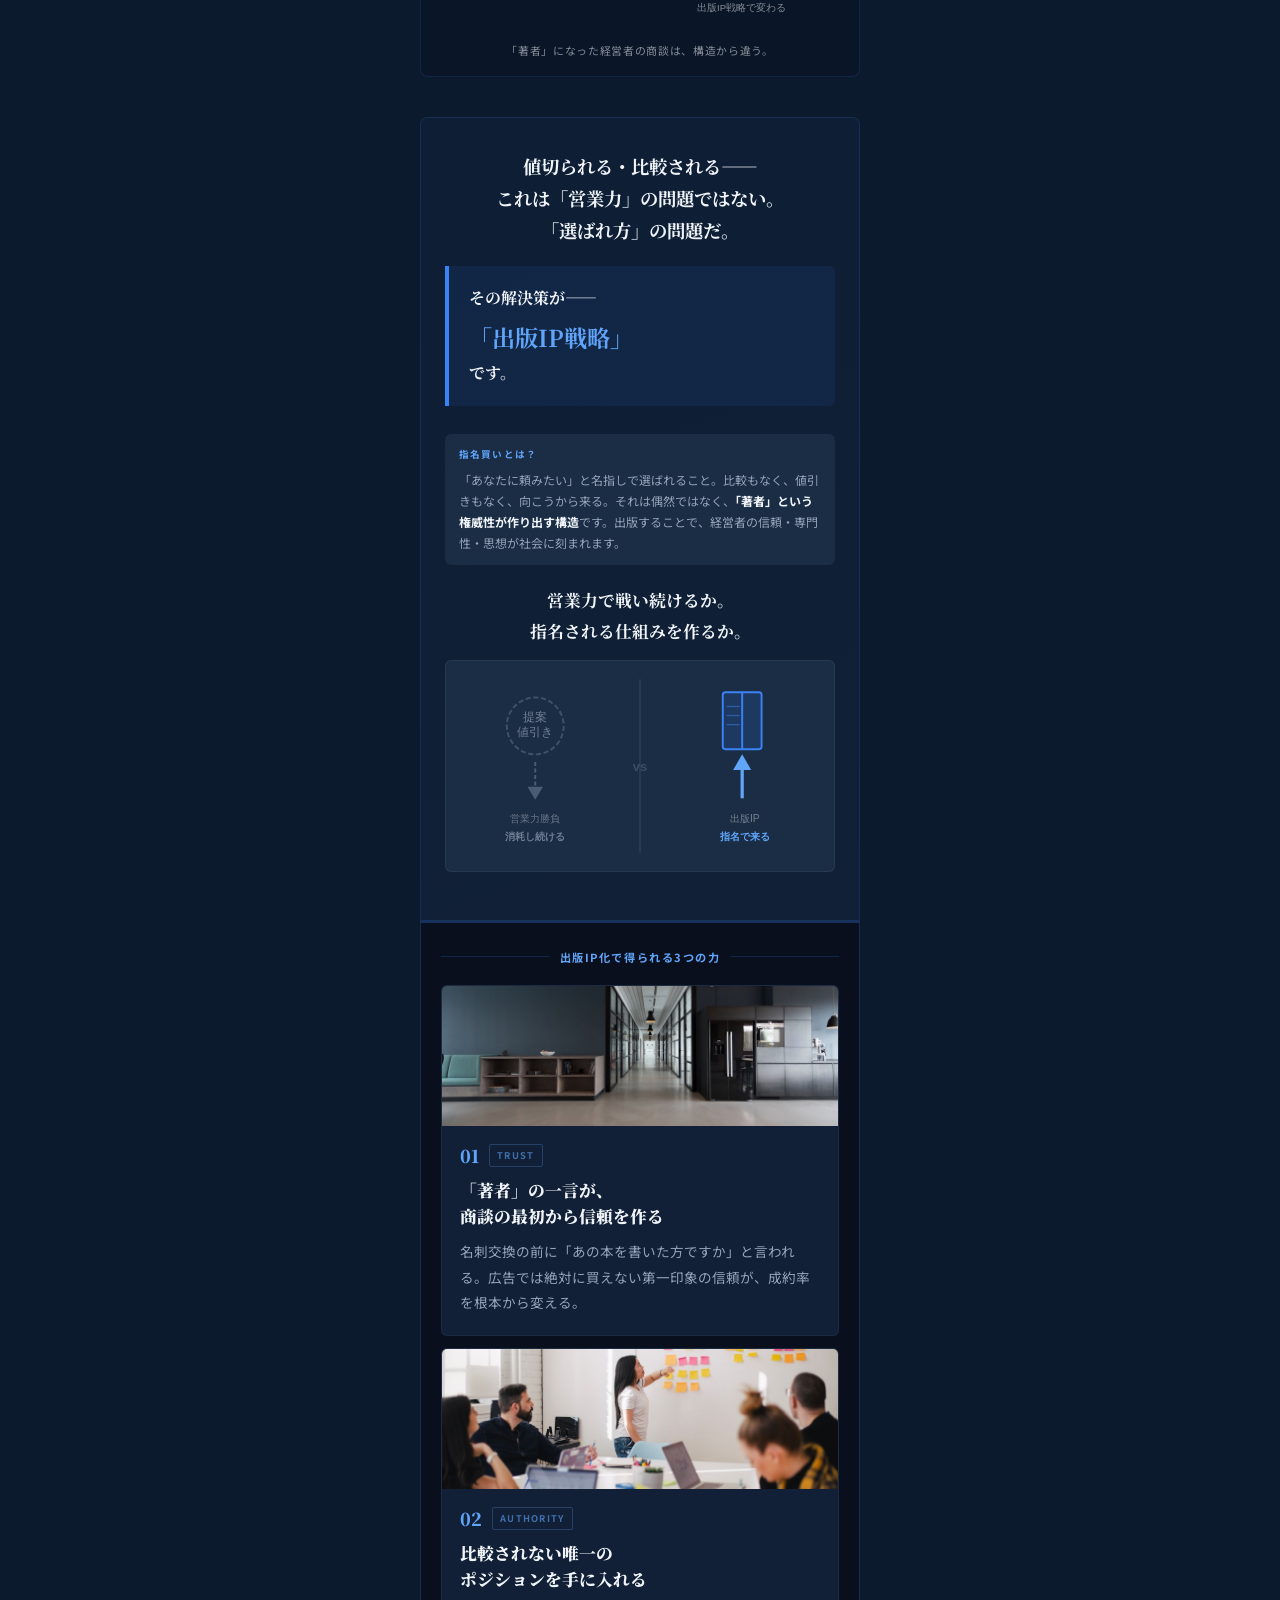
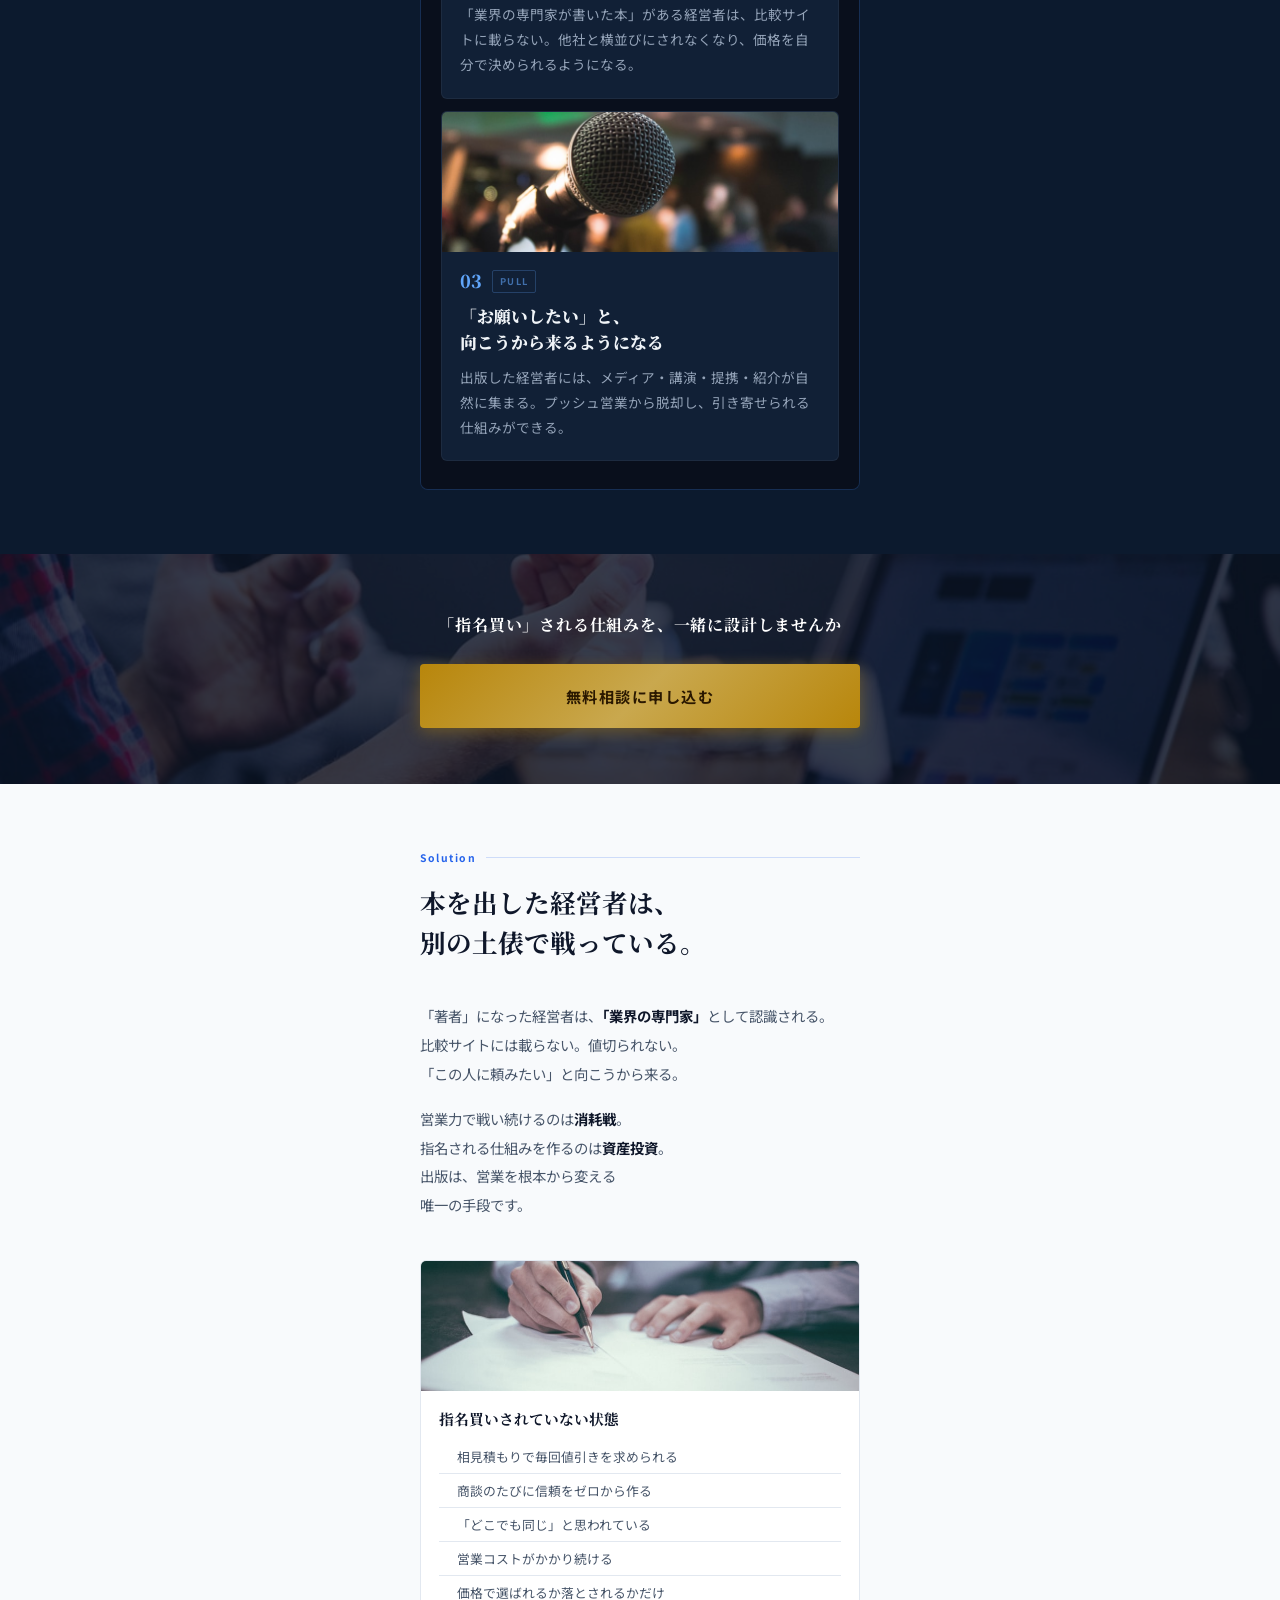
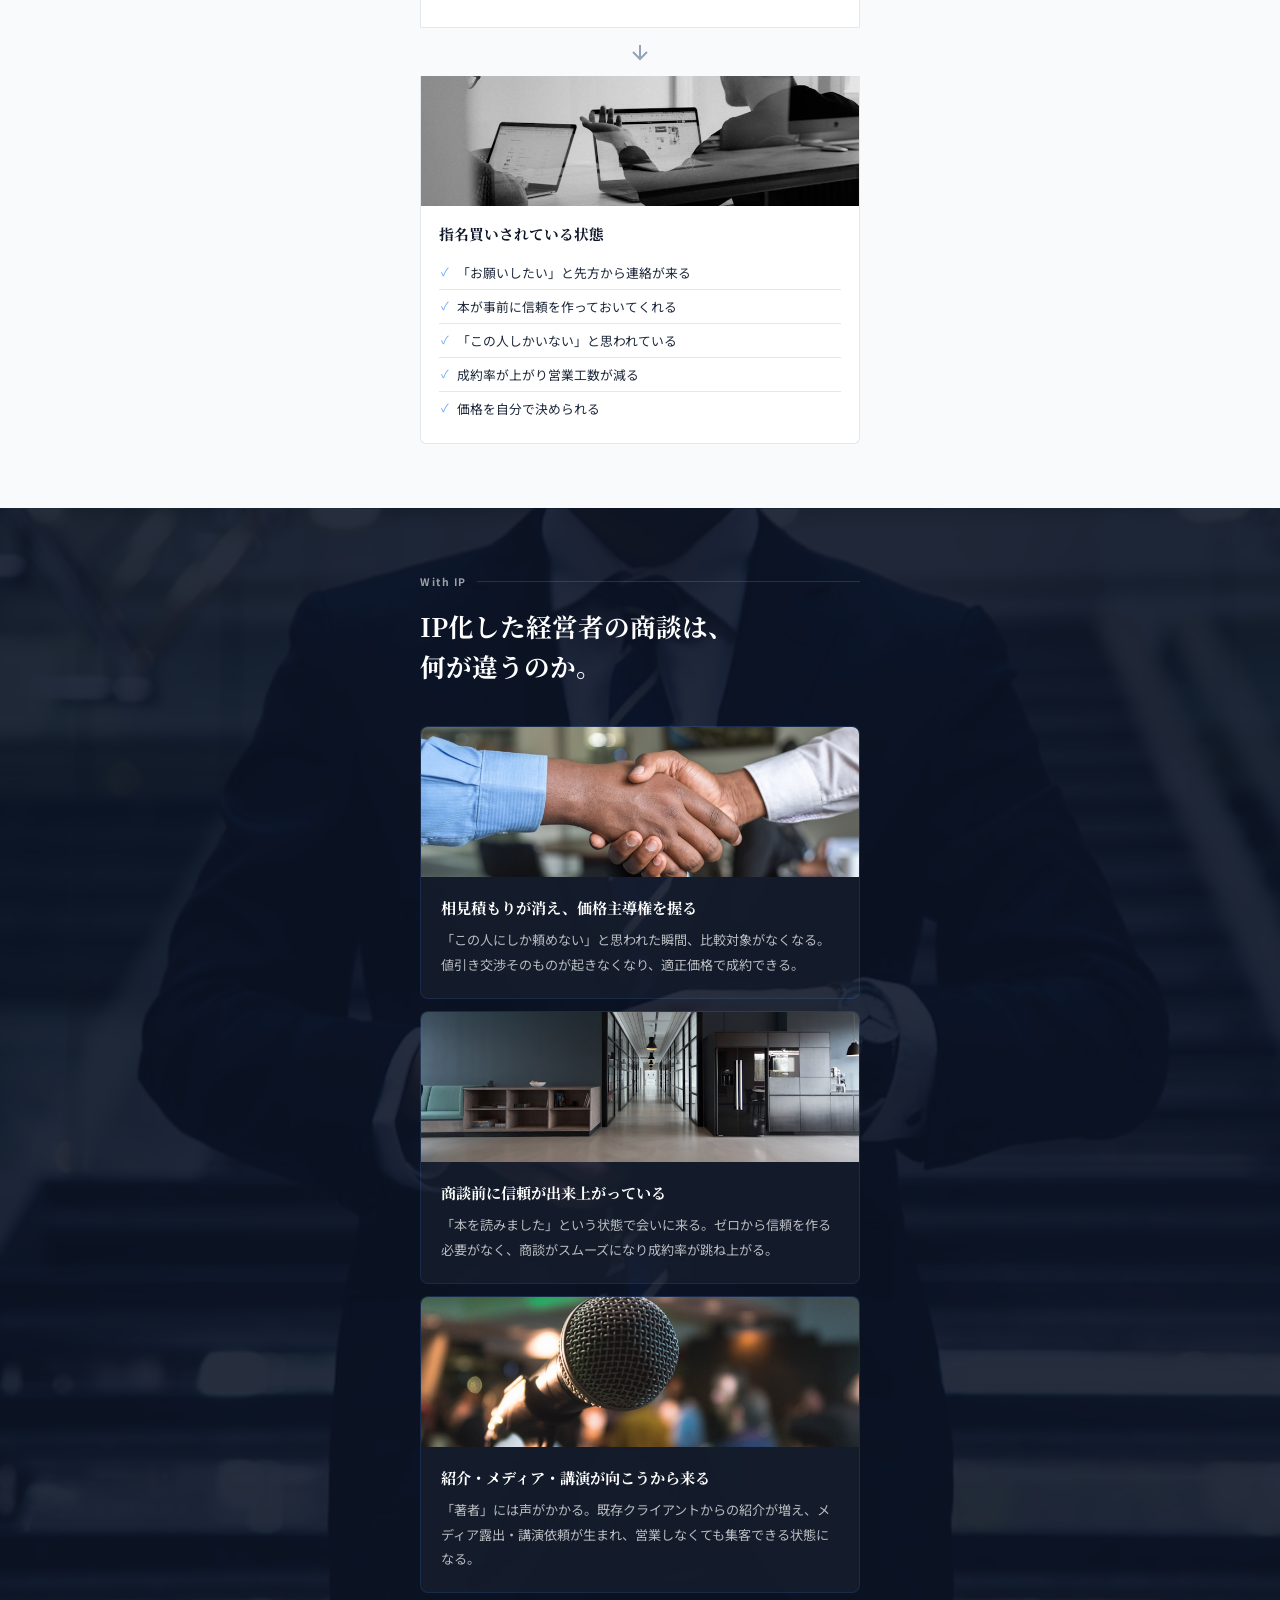
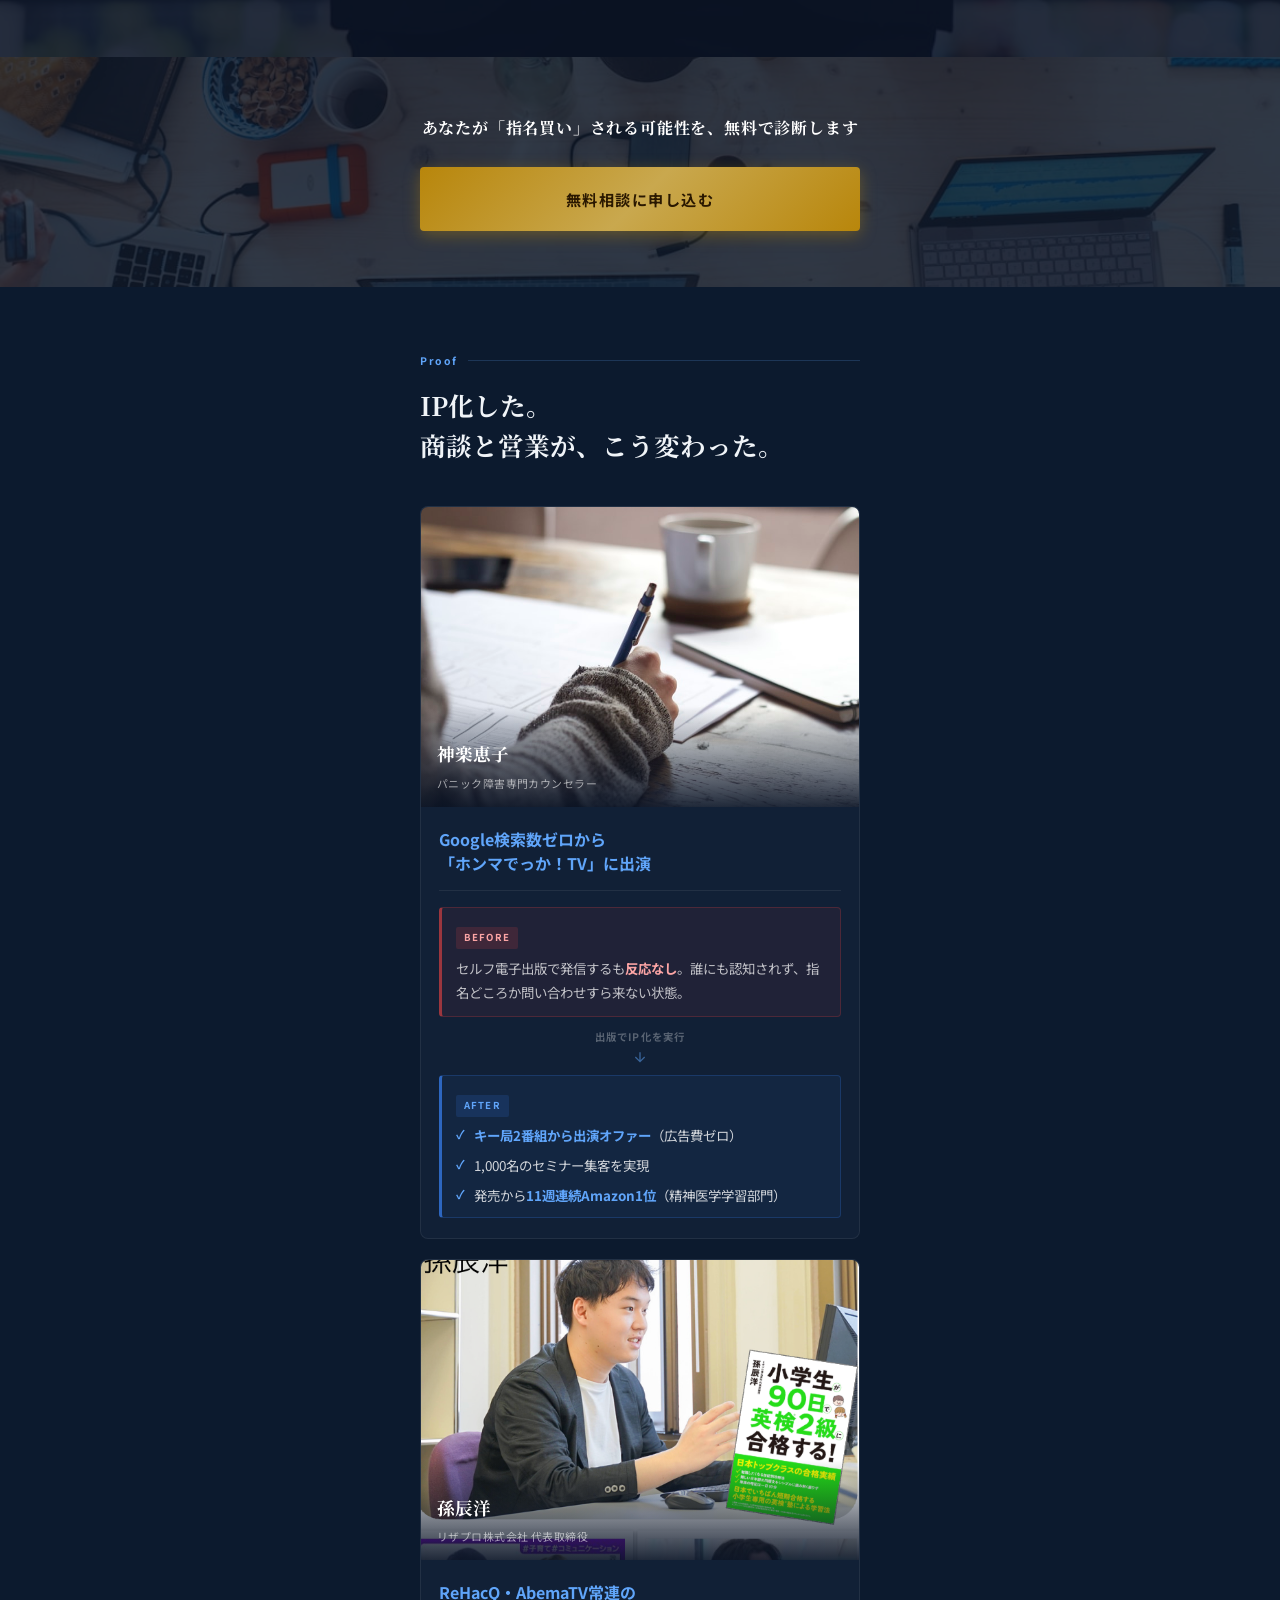
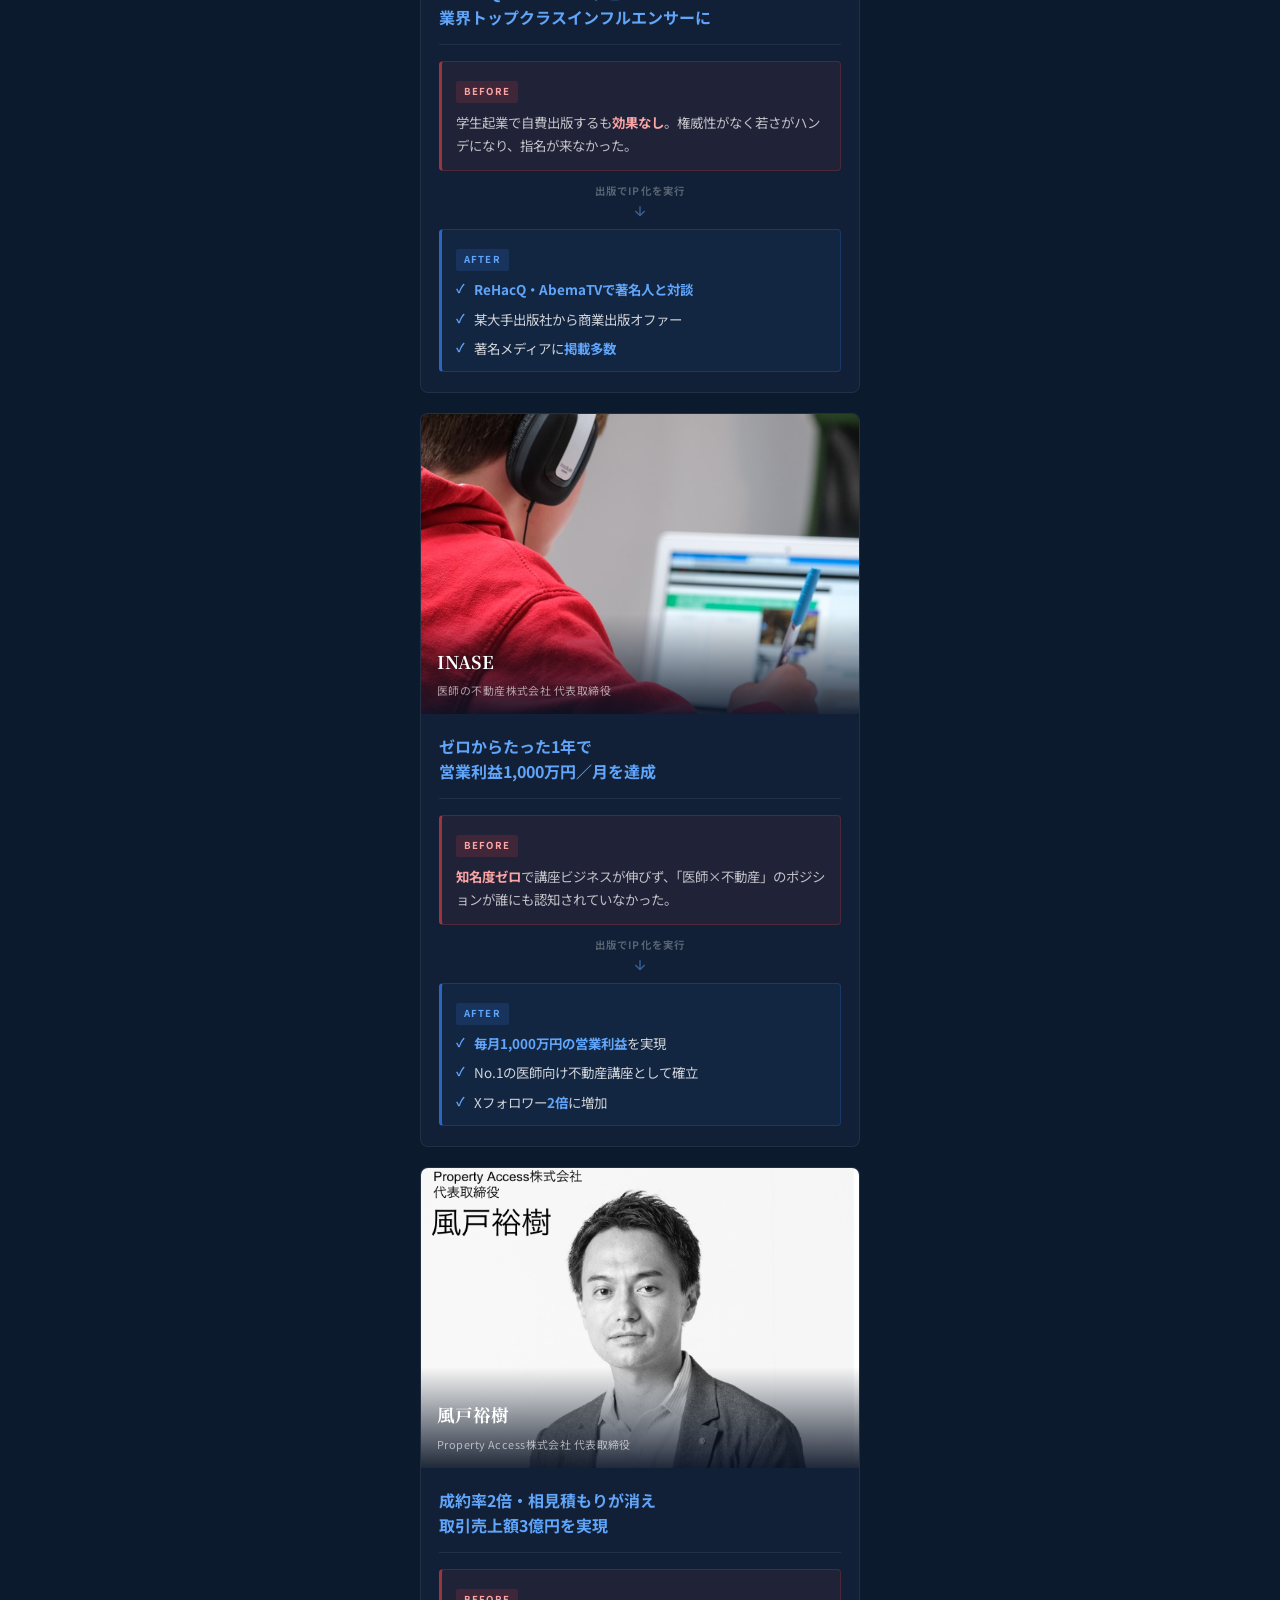
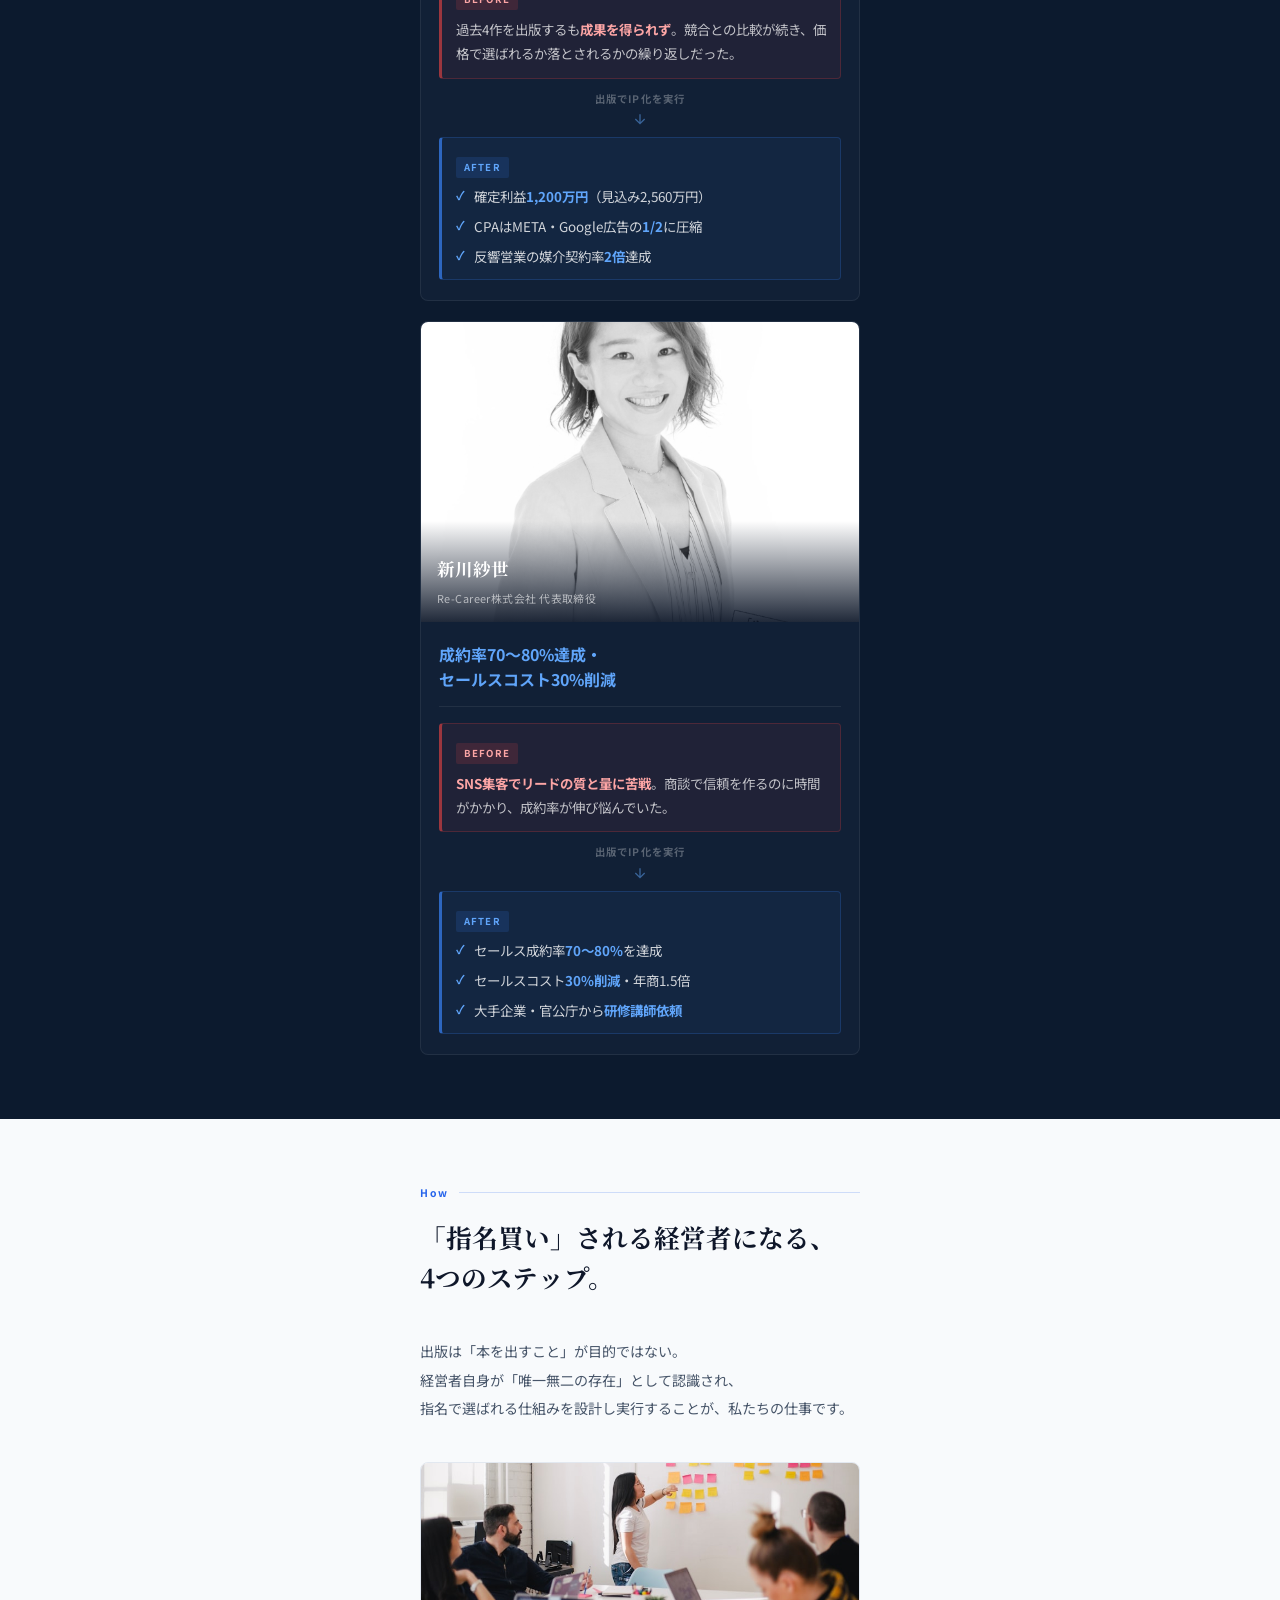
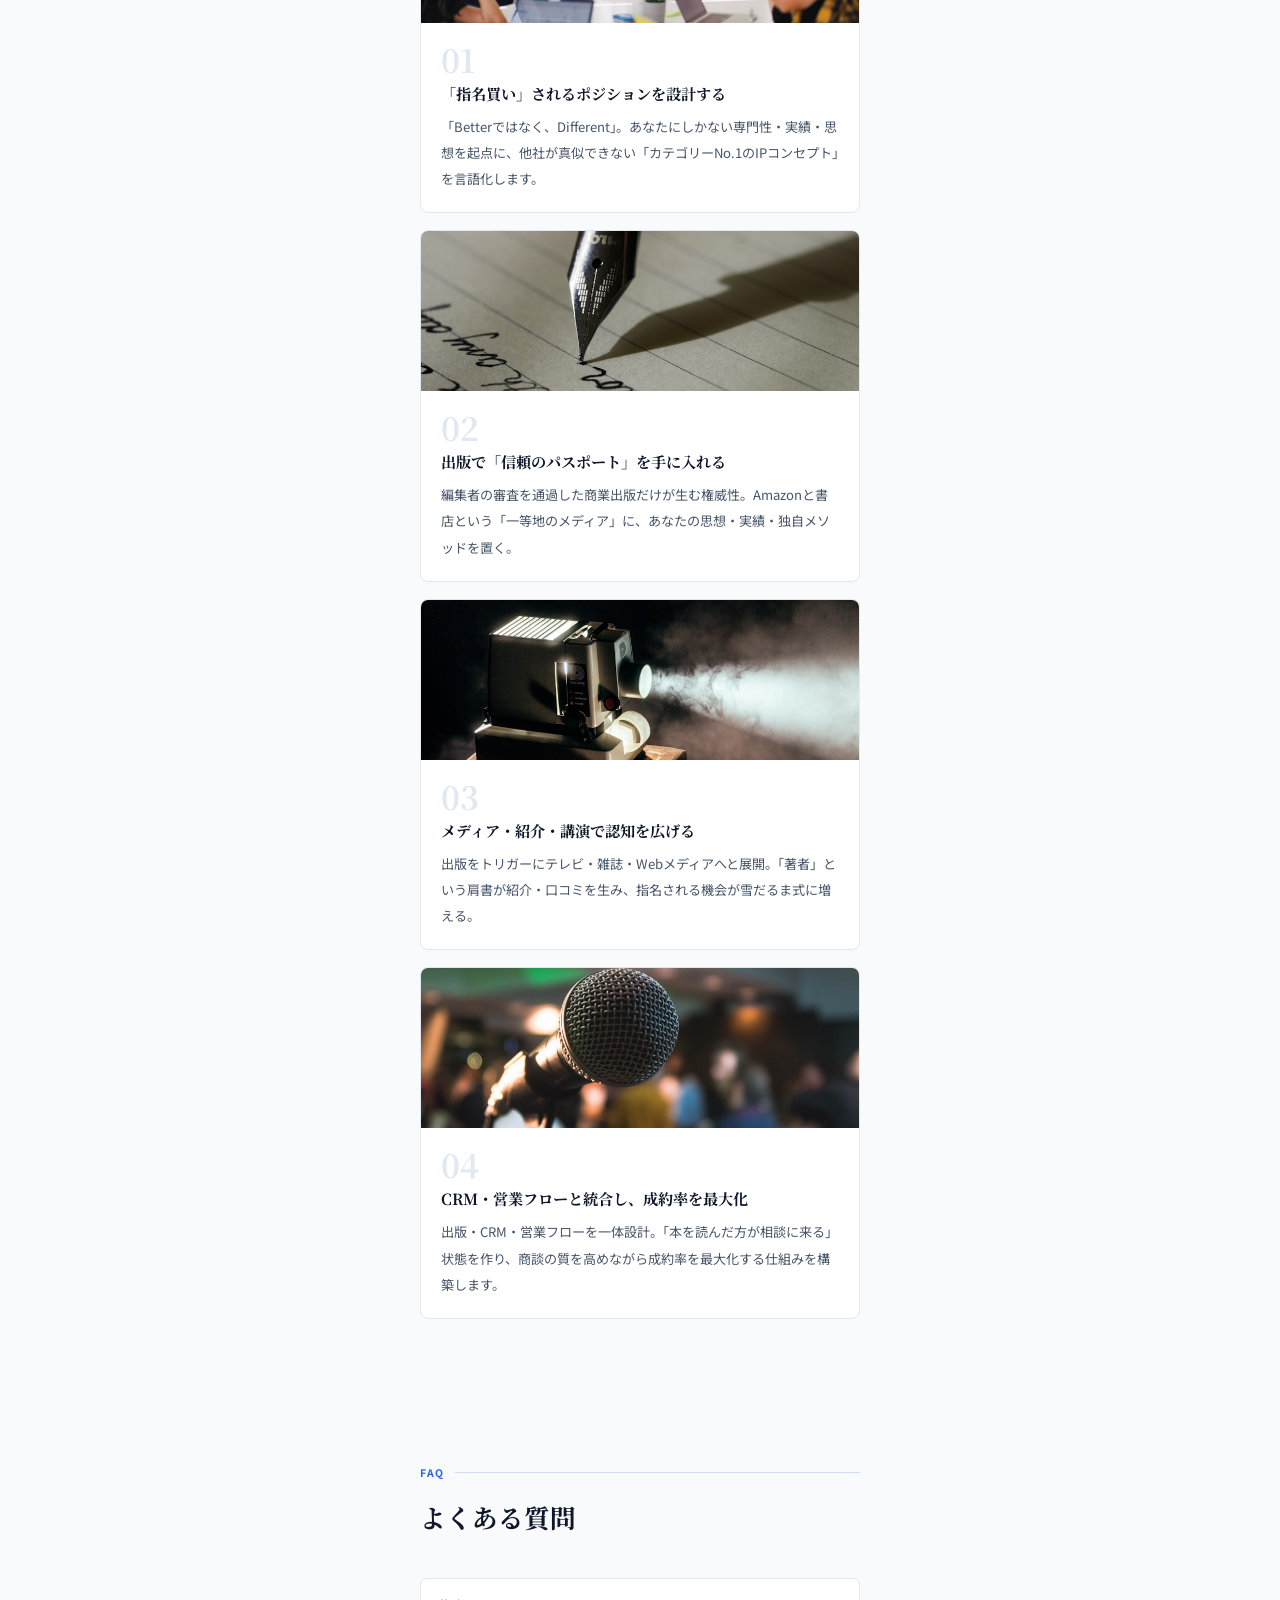
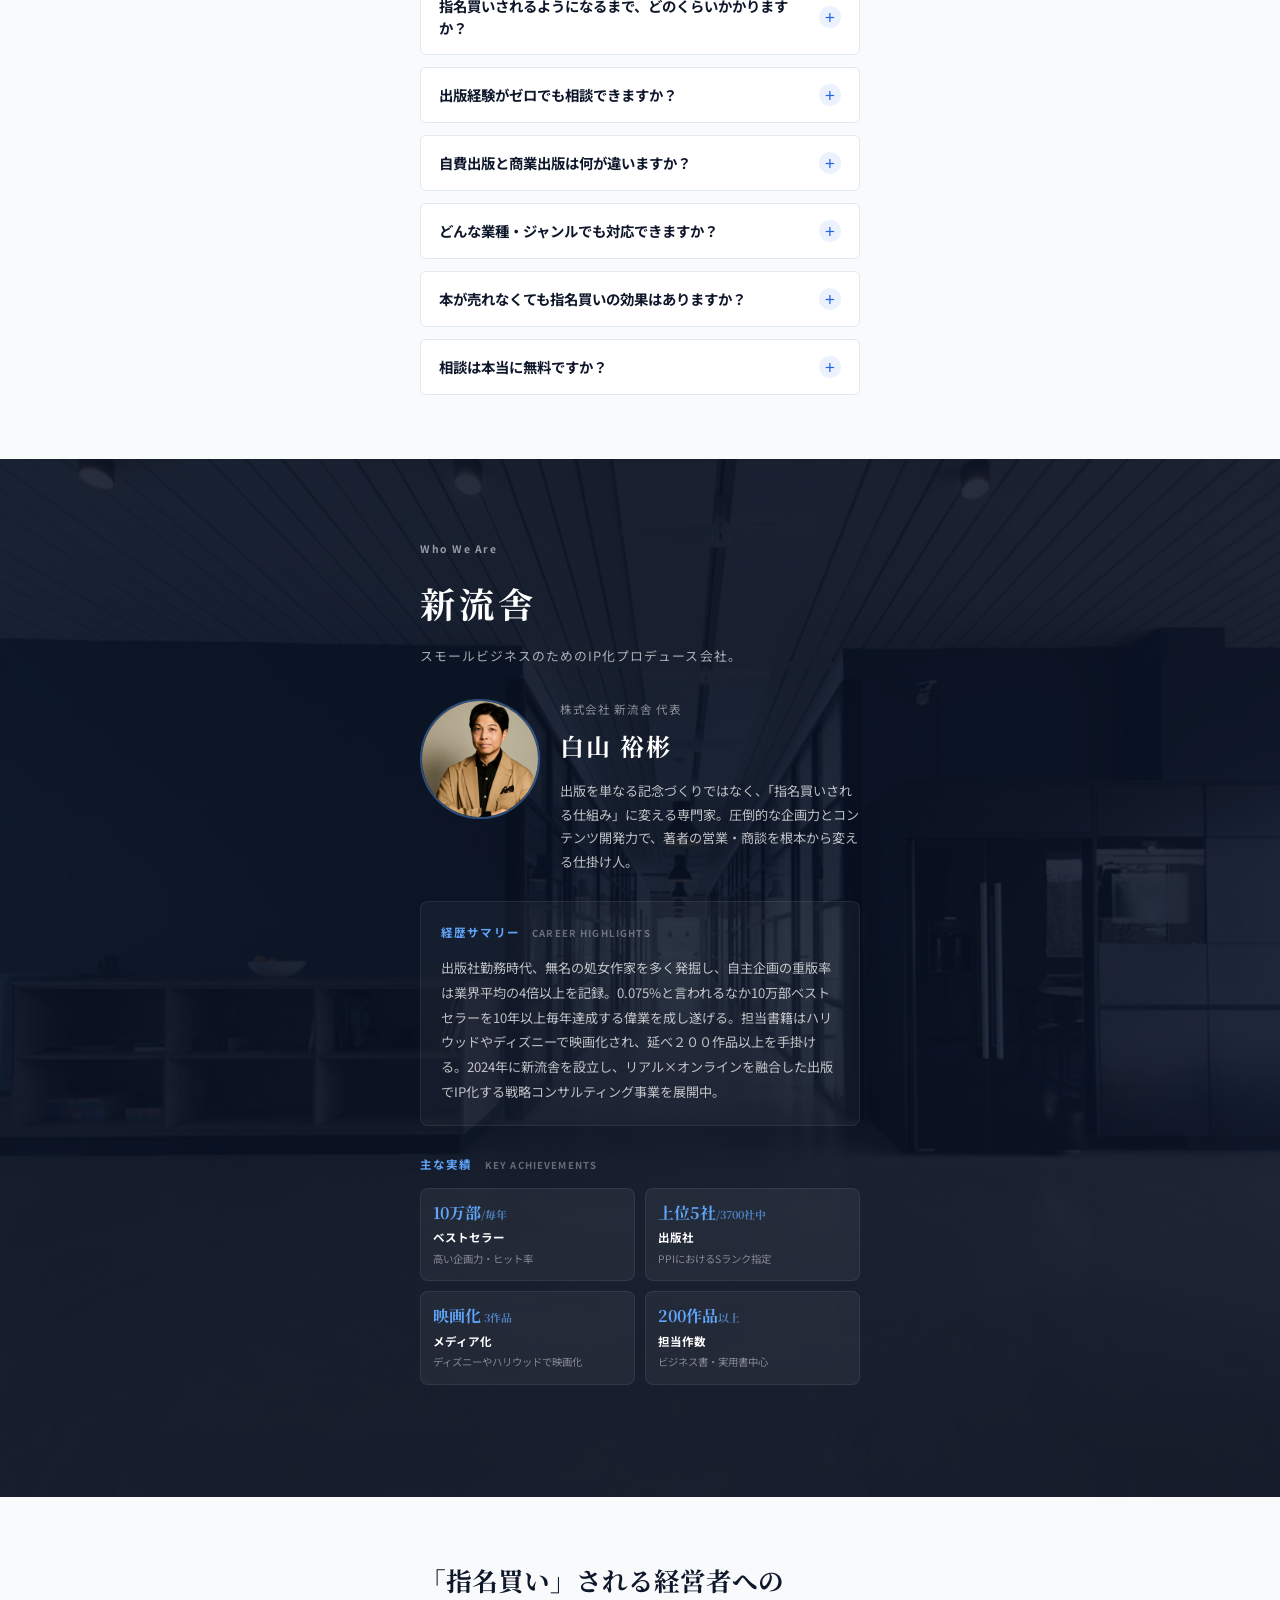
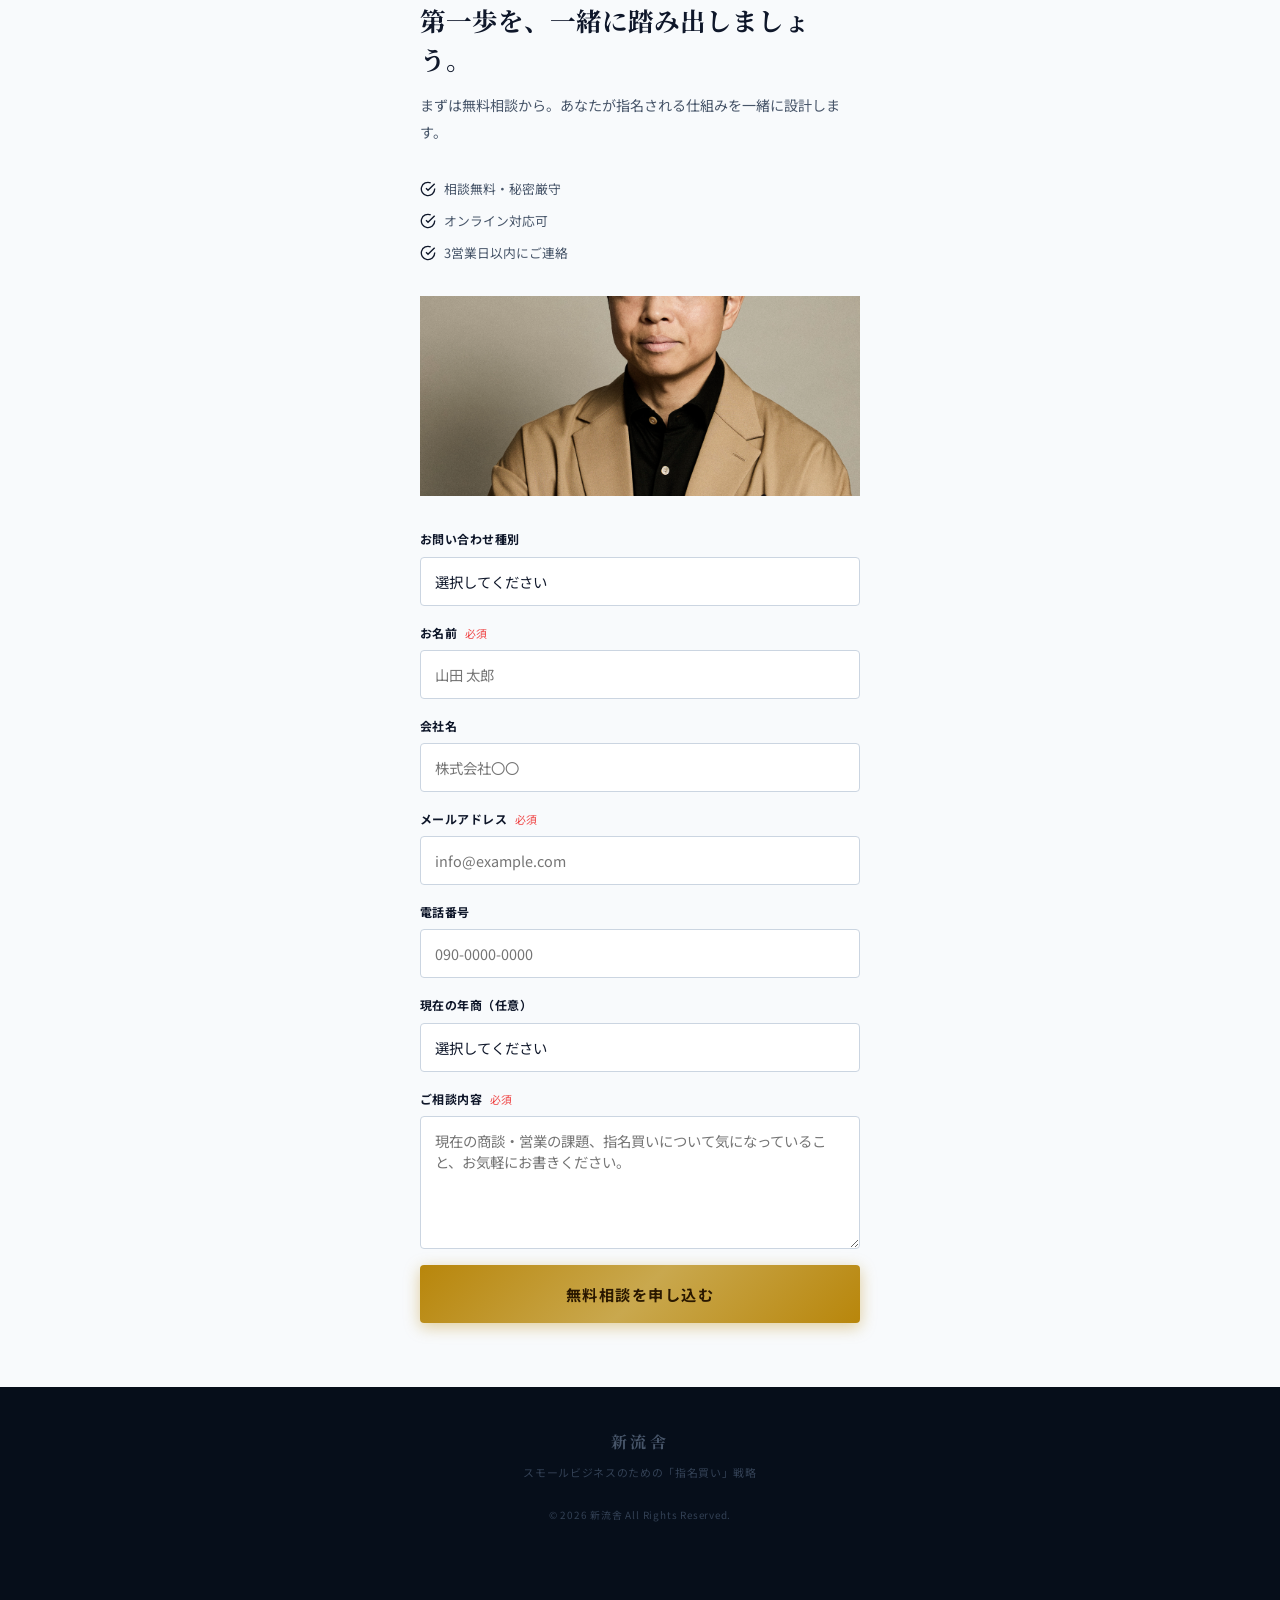
<file: v2/index.html>
<!DOCTYPE html>
<html lang="ja">
<head>
  <meta charset="UTF-8">
  <meta name="viewport" content="width=device-width, initial-scale=1.0">
  <title>指名買いされる経営者になる。出版で「値切られない」仕組みを作る。 | 新流舎</title>
  <meta name="description" content="相見積もり・価格競争に疲弊している経営者へ。出版IP戦略で「この人から買いたい」と指名される仕組みを構築します。">
  <meta property="og:title" content="なぜあの経営者には、値切り交渉が来ないのか。">
  <meta property="og:description" content="出版で「著者」になった瞬間、商談が変わる。相見積もりが消え、指名で選ばれるようになる理由。">
  <meta property="og:type" content="website">
  <meta property="og:image" content="images/og-image.jpg">
  <meta name="twitter:card" content="summary_large_image">
  <meta name="twitter:title" content="なぜあの経営者には、値切り交渉が来ないのか。">
  <meta name="twitter:description" content="出版で「著者」になった瞬間、商談が変わる。相見積もりが消え、指名で選ばれるようになる理由。">
  <meta name="twitter:image" content="images/og-image.jpg">
  <link rel="icon" type="image/png" href="../favicon-logo.png">
  <link rel="preconnect" href="https://fonts.googleapis.com">
  <link rel="preconnect" href="https://fonts.gstatic.com" crossorigin>
  <link href="https://fonts.googleapis.com/css2?family=Noto+Serif+JP:wght@400;700;900&family=Noto+Sans+JP:wght@400;500;700&display=swap" rel="stylesheet">
  <link rel="stylesheet" href="style.css">
</head>
<body>

  <!-- ヒーロー -->
  <section class="hero">
    <div class="hero-bg" style="background-image: url('images/hero-side.jpg');"></div>
    <div class="hero-overlay"></div>
    <div class="hero-body">
      <p class="hero-badge">スモールビジネスのための「指名買い」戦略</p>
      <h1 class="hero-title">
        なぜあの経営者には、<br>
        値切り交渉が<br>
        <span class="hero-accent">来ないのか。</span>
      </h1>
      <p class="hero-sub">
        <span class="hero-sub-accent">選ばれ方が変わると、営業が変わる。</span>
      </p>
      <a href="#contact" class="btn-cta">無料相談に申し込む</a>
      <div class="hero-stats">
        <div class="hero-stat">
          <span class="hero-stat-num">200<small>作品+</small></span>
          <span class="hero-stat-label">担当出版実績</span>
        </div>
        <div class="hero-stat-divider"></div>
        <div class="hero-stat">
          <span class="hero-stat-num">10<small>万部</small></span>
          <span class="hero-stat-label">毎年ベストセラー</span>
        </div>
        <div class="hero-stat-divider"></div>
        <div class="hero-stat">
          <span class="hero-stat-num">3<small>作品</small></span>
          <span class="hero-stat-label">映画化実績</span>
        </div>
      </div>
    </div>
  </section>

  <!-- 課題 -->
  <section class="section" id="problem">
    <div class="container">
      <p class="section-label">Problem</p>
      <h2 class="section-title">「いい仕事をしている」のに、<br>なぜ値段で比べられるのか。</h2>
      <div class="problem-list">
        <div class="problem-item">
          <svg width="28" height="28" viewBox="0 0 24 24" fill="none" stroke="currentColor" stroke-width="1.5"><path d="M12 2v20M17 5H9.5a3.5 3.5 0 000 7h5a3.5 3.5 0 010 7H6"/></svg>
          <p>相見積もりで毎回値引きを迫られる。<strong>品質の差が価格に反映されない。</strong></p>
        </div>
        <div class="problem-item">
          <svg width="28" height="28" viewBox="0 0 24 24" fill="none" stroke="currentColor" stroke-width="1.5"><path d="M1 12s4-8 11-8 11 8 11 8-4 8-11 8-11-8-11-8z"/><circle cx="12" cy="12" r="3"/></svg>
          <p>比較サイトに並べられ、<strong>「どこでも同じ」と思われてしまう。</strong></p>
        </div>
        <div class="problem-item">
          <svg width="28" height="28" viewBox="0 0 24 24" fill="none" stroke="currentColor" stroke-width="1.5"><path d="M17 21v-2a4 4 0 00-4-4H5a4 4 0 00-4 4v2"/><circle cx="9" cy="7" r="4"/><path d="M23 21v-2a4 4 0 00-3-3.87M16 3.13a4 4 0 010 7.75"/></svg>
          <p>商談のたびに一から信頼を作り直す。<strong>営業コストが下がらない。</strong></p>
        </div>
        <div class="problem-item">
          <svg width="28" height="28" viewBox="0 0 24 24" fill="none" stroke="currentColor" stroke-width="1.5"><polyline points="22 12 18 12 15 21 9 3 6 12 2 12"/></svg>
          <p>SNSやブログで発信しても、<strong>「誰？」で終わる。</strong>フォロワーが増えても売上に繋がらない。</p>
        </div>
        <div class="problem-item">
          <svg width="28" height="28" viewBox="0 0 24 24" fill="none" stroke="currentColor" stroke-width="1.5"><circle cx="12" cy="12" r="10"/><line x1="12" y1="8" x2="12" y2="12"/><line x1="12" y1="16" x2="12.01" y2="16"/></svg>
          <p>実績や専門性があるのに、<strong>「業界の第一人者」として認識されない。</strong></p>
        </div>
        <div class="problem-item">
          <svg width="28" height="28" viewBox="0 0 24 24" fill="none" stroke="currentColor" stroke-width="1.5"><path d="M20.84 4.61a5.5 5.5 0 00-7.78 0L12 5.67l-1.06-1.06a5.5 5.5 0 00-7.78 7.78l1.06 1.06L12 21.23l7.78-7.78 1.06-1.06a5.5 5.5 0 000-7.78z"/></svg>
          <p>「紹介してもらえる経営者」と<strong>「そうでない経営者」の違いが、何かわからない。</strong></p>
        </div>
      </div>

      <!-- 商談フロー比較SVG -->
      <div class="chart-wrap">
        <svg class="chart-svg" viewBox="0 0 320 220" xmlns="http://www.w3.org/2000/svg">
          <defs>
            <linearGradient id="funnelBefore" x1="0" y1="0" x2="0" y2="1">
              <stop offset="0%" stop-color="#4a5568"/>
              <stop offset="100%" stop-color="#2d3748"/>
            </linearGradient>
            <linearGradient id="funnelAfter" x1="0" y1="0" x2="0" y2="1">
              <stop offset="0%" stop-color="#3b82f6"/>
              <stop offset="100%" stop-color="#1d4ed8"/>
            </linearGradient>
          </defs>

          <!-- 左：通常の営業 -->
          <text x="72" y="18" text-anchor="middle" fill="rgba(255,255,255,0.5)" font-size="8.5" font-family="sans-serif">指名買いなし</text>

          <!-- ファネル（逆三角形） -->
          <polygon points="34,26 110,26 96,58 48,58" fill="url(#funnelBefore)" opacity="0.9"/>
          <text x="72" y="46" text-anchor="middle" fill="rgba(255,255,255,0.7)" font-size="7.5" font-family="sans-serif">問い合わせ 100</text>

          <polygon points="48,62 96,62 86,90 58,90" fill="url(#funnelBefore)" opacity="0.75"/>
          <text x="72" y="79" text-anchor="middle" fill="rgba(255,255,255,0.65)" font-size="7" font-family="sans-serif">比較検討 60</text>

          <polygon points="58,94 86,94 80,118 64,118" fill="url(#funnelBefore)" opacity="0.6"/>
          <text x="72" y="110" text-anchor="middle" fill="rgba(255,255,255,0.55)" font-size="7" font-family="sans-serif">値引き交渉 35</text>

          <polygon points="64,122 80,122 76,144 68,144" fill="url(#funnelBefore)" opacity="0.45"/>
          <text x="72" y="137" text-anchor="middle" fill="rgba(255,255,255,0.45)" font-size="7" font-family="sans-serif">成約 15</text>

          <text x="72" y="162" text-anchor="middle" fill="rgba(220,80,60,0.9)" font-size="9" font-weight="bold" font-family="sans-serif">成約率 15%</text>

          <!-- 右：指名買い -->
          <text x="240" y="18" text-anchor="middle" fill="rgba(255,255,255,0.5)" font-size="8.5" font-family="sans-serif">指名買いあり</text>

          <polygon points="202,26 278,26 264,58 216,58" fill="url(#funnelAfter)" opacity="0.9"/>
          <text x="240" y="46" text-anchor="middle" fill="#fff" font-size="7.5" font-family="sans-serif">問い合わせ 100</text>

          <polygon points="216,62 264,62 258,90 222,90" fill="url(#funnelAfter)" opacity="0.8"/>
          <text x="240" y="79" text-anchor="middle" fill="#fff" font-size="7" font-family="sans-serif">指名相談 75</text>

          <polygon points="222,94 258,94 254,118 226,118" fill="url(#funnelAfter)" opacity="0.7"/>
          <text x="240" y="110" text-anchor="middle" fill="#fff" font-size="7" font-family="sans-serif">ほぼ値引きなし</text>

          <polygon points="226,122 254,122 252,144 228,144" fill="url(#funnelAfter)" opacity="0.65"/>
          <text x="240" y="137" text-anchor="middle" fill="#fff" font-size="7" font-family="sans-serif">成約 60</text>

          <text x="240" y="162" text-anchor="middle" fill="#60a5fa" font-size="9" font-weight="bold" font-family="sans-serif">成約率 60%以上</text>

          <!-- 中央 VS -->
          <text x="160" y="90" text-anchor="middle" fill="rgba(255,255,255,0.18)" font-size="14" font-weight="bold" font-family="sans-serif">vs</text>

          <!-- 区切り線 -->
          <line x1="160" y1="20" x2="160" y2="175" stroke="rgba(255,255,255,0.08)" stroke-width="1"/>

          <!-- 矢印（上昇） -->
          <line x1="240" y1="175" x2="240" y2="192" stroke="#60a5fa" stroke-width="2"/>
          <polygon points="240,170 234,182 246,182" fill="#60a5fa"/>
          <text x="240" y="207" text-anchor="middle" fill="rgba(255,255,255,0.5)" font-size="7.5" font-family="sans-serif">出版IP戦略で変わる</text>
        </svg>
        <p class="chart-caption">「著者」になった経営者の商談は、構造から違う。</p>
      </div>

      <div class="insight-box">
        <div class="insight-core-block">
          <p class="insight-highlight">
            値切られる・比較される——<br>
            これは「営業力」の問題ではない。<br>
            「選ばれ方」の問題だ。
          </p>
          <p class="insight-answer">
            その解決策が——<br>
            <strong>「出版IP戦略」</strong>です。
          </p>
          <div class="ip-definition">
            <p class="ip-definition-label">指名買いとは？</p>
            <p class="ip-definition-text">「あなたに頼みたい」と名指しで選ばれること。比較もなく、値引きもなく、向こうから来る。それは偶然ではなく、<strong>「著者」という権威性が作り出す構造</strong>です。出版することで、経営者の信頼・専門性・思想が社会に刻まれます。</p>
          </div>

          <p class="asset-contrast-text">
            営業力で戦い続けるか。<br>指名される仕組みを作るか。
          </p>

          <div class="asset-diagram">
            <svg viewBox="0 0 300 150" xmlns="http://www.w3.org/2000/svg">
              <line x1="150" y1="8" x2="150" y2="142" stroke="rgba(255,255,255,0.1)" stroke-width="1"/>

              <!-- 左：営業力勝負 -->
              <circle cx="69" cy="44" r="22" fill="none" stroke="rgba(100,116,139,0.5)" stroke-width="1.5" stroke-dasharray="4 2"/>
              <text x="69" y="40" text-anchor="middle" fill="rgba(148,163,184,0.7)" font-size="9" font-family="sans-serif">提案</text>
              <text x="69" y="52" text-anchor="middle" fill="rgba(148,163,184,0.7)" font-size="9" font-family="sans-serif">値引き</text>
              <line x1="69" y1="72" x2="69" y2="92" stroke="rgba(148,163,184,0.4)" stroke-width="1.5" stroke-dasharray="3 2"/>
              <polygon points="69,101 63,91 75,91" fill="rgba(148,163,184,0.4)"/>
              <text x="69" y="118" text-anchor="middle" fill="rgba(255,255,255,0.35)" font-size="8" font-family="sans-serif">営業力勝負</text>
              <text x="69" y="132" text-anchor="middle" fill="rgba(148,163,184,0.7)" font-size="8" font-weight="bold" font-family="sans-serif">消耗し続ける</text>

              <!-- 右：指名買い -->
              <rect x="214" y="18" width="30" height="44" rx="2" fill="rgba(59,130,246,0.15)" stroke="#3b82f6" stroke-width="1.5"/>
              <line x1="229" y1="18" x2="229" y2="62" stroke="#3b82f6" stroke-width="1.5"/>
              <line x1="217" y1="29" x2="227" y2="29" stroke="#3b82f6" stroke-width="1" opacity="0.5"/>
              <line x1="217" y1="36" x2="227" y2="36" stroke="#3b82f6" stroke-width="1" opacity="0.5"/>
              <line x1="217" y1="43" x2="227" y2="43" stroke="#3b82f6" stroke-width="1" opacity="0.5"/>
              <line x1="229" y1="100" x2="229" y2="76" stroke="#60a5fa" stroke-width="2.5"/>
              <polygon points="229,66 222,78 236,78" fill="#60a5fa"/>
              <text x="231" y="118" text-anchor="middle" fill="rgba(255,255,255,0.4)" font-size="8" font-family="sans-serif">出版IP</text>
              <text x="231" y="132" text-anchor="middle" fill="#60a5fa" font-size="8" font-weight="bold" font-family="sans-serif">指名で来る</text>

              <text x="150" y="79" text-anchor="middle" fill="rgba(255,255,255,0.15)" font-size="10" font-weight="bold" font-family="sans-serif">vs</text>
            </svg>
          </div>
        </div>

        <!-- 3つの力 -->
        <div class="ip-benefits-wrap">
          <p class="ip-benefits-label">出版IP化で得られる3つの力</p>
          <div class="ip-benefits">

            <div class="ip-benefit-item">
              <div class="ip-benefit-img" style="background-image: url('images/business.jpg');"></div>
              <div class="ip-benefit-body">
                <div class="ip-benefit-header">
                  <span class="ip-benefit-num">01</span>
                  <span class="ip-benefit-tag">TRUST</span>
                </div>
                <h3 class="ip-benefit-title">「著者」の一言が、<br>商談の最初から信頼を作る</h3>
                <p class="ip-benefit-text">名刺交換の前に「あの本を書いた方ですか」と言われる。広告では絶対に買えない第一印象の信頼が、成約率を根本から変える。</p>
              </div>
            </div>

            <div class="ip-benefit-item">
              <div class="ip-benefit-img" style="background-image: url('images/strategy-meeting.jpg');"></div>
              <div class="ip-benefit-body">
                <div class="ip-benefit-header">
                  <span class="ip-benefit-num">02</span>
                  <span class="ip-benefit-tag">AUTHORITY</span>
                </div>
                <h3 class="ip-benefit-title">比較されない唯一の<br>ポジションを手に入れる</h3>
                <p class="ip-benefit-text">「業界の専門家が書いた本」がある経営者は、比較サイトに載らない。他社と横並びにされなくなり、価格を自分で決められるようになる。</p>
              </div>
            </div>

            <div class="ip-benefit-item">
              <div class="ip-benefit-img" style="background-image: url('images/stage-speaker.jpg');"></div>
              <div class="ip-benefit-body">
                <div class="ip-benefit-header">
                  <span class="ip-benefit-num">03</span>
                  <span class="ip-benefit-tag">PULL</span>
                </div>
                <h3 class="ip-benefit-title">「お願いしたい」と、<br>向こうから来るようになる</h3>
                <p class="ip-benefit-text">出版した経営者には、メディア・講演・提携・紹介が自然に集まる。プッシュ営業から脱却し、引き寄せられる仕組みができる。</p>
              </div>
            </div>

          </div>
        </div>
      </div>
    </div>
  </section>

  <!-- 中間CTA -->
  <section class="mid-cta" style="background-image: url('images/cta-bg1.jpg');">
    <div class="mid-cta-overlay"></div>
    <div class="container mid-cta-inner">
      <p class="mid-cta-text">「指名買い」される仕組みを、一緒に設計しませんか</p>
      <a href="#contact" class="btn-cta">無料相談に申し込む</a>
    </div>
  </section>

  <!-- 解決策 -->
  <section class="section section-light" id="solution">
    <div class="container">
      <p class="section-label">Solution</p>
      <h2 class="section-title">本を出した経営者は、<br>別の土俵で戦っている。</h2>
      <div class="solution-text">
        <p>「著者」になった経営者は、<strong>「業界の専門家」</strong>として認識される。<br>比較サイトには載らない。値切られない。<br>「この人に頼みたい」と向こうから来る。</p>
        <p>営業力で戦い続けるのは<strong>消耗戦</strong>。<br>指名される仕組みを作るのは<strong>資産投資</strong>。<br>出版は、営業を根本から変える<br>唯一の手段です。</p>
      </div>
      <div class="comparison">
        <div class="comparison-col comparison-col-before">
          <div class="comparison-photo" style="background-image: url('images/comparison-before.jpg');"></div>
          <h4>指名買いされていない状態</h4>
          <ul>
            <li>相見積もりで毎回値引きを求められる</li>
            <li>商談のたびに信頼をゼロから作る</li>
            <li>「どこでも同じ」と思われている</li>
            <li>営業コストがかかり続ける</li>
            <li>価格で選ばれるか落とされるかだけ</li>
          </ul>
        </div>
        <div class="comparison-arrow">
          <svg width="24" height="24" viewBox="0 0 24 24" fill="none" stroke="currentColor" stroke-width="2"><path d="M12 5v14M5 12l7 7 7-7"/></svg>
        </div>
        <div class="comparison-col comparison-col-after">
          <div class="comparison-photo" style="background-image: url('images/comparison-after.jpg');"></div>
          <h4>指名買いされている状態</h4>
          <ul>
            <li>「お願いしたい」と先方から連絡が来る</li>
            <li>本が事前に信頼を作っておいてくれる</li>
            <li>「この人しかいない」と思われている</li>
            <li>成約率が上がり営業工数が減る</li>
            <li>価格を自分で決められる</li>
          </ul>
        </div>
      </div>
    </div>
  </section>

  <!-- 未来像 -->
  <section class="section section-dark" id="future" style="background-image: url('images/future-bg.jpg');">
    <div class="section-dark-overlay"></div>
    <div class="container">
      <p class="section-label section-label-light">With IP</p>
      <h2 class="section-title section-title-light">IP化した経営者の商談は、<br>何が違うのか。</h2>
      <div class="future-list">
        <div class="future-card">
          <div class="future-card-img" style="background-image: url('images/handshake.jpg');"></div>
          <div class="future-card-body">
            <h3>相見積もりが消え、価格主導権を握る</h3>
            <p>「この人にしか頼めない」と思われた瞬間、比較対象がなくなる。値引き交渉そのものが起きなくなり、適正価格で成約できる。</p>
          </div>
        </div>
        <div class="future-card">
          <div class="future-card-img" style="background-image: url('images/business.jpg');"></div>
          <div class="future-card-body">
            <h3>商談前に信頼が出来上がっている</h3>
            <p>「本を読みました」という状態で会いに来る。ゼロから信頼を作る必要がなく、商談がスムーズになり成約率が跳ね上がる。</p>
          </div>
        </div>
        <div class="future-card">
          <div class="future-card-img" style="background-image: url('images/stage-speaker.jpg');"></div>
          <div class="future-card-body">
            <h3>紹介・メディア・講演が向こうから来る</h3>
            <p>「著者」には声がかかる。既存クライアントからの紹介が増え、メディア露出・講演依頼が生まれ、営業しなくても集客できる状態になる。</p>
          </div>
        </div>
      </div>
    </div>
  </section>

  <!-- 中間CTA -->
  <section class="mid-cta" style="background-image: url('images/message-bg.jpg');">
    <div class="mid-cta-overlay"></div>
    <div class="container mid-cta-inner">
      <p class="mid-cta-text">あなたが「指名買い」される可能性を、無料で診断します</p>
      <a href="#contact" class="btn-cta">無料相談に申し込む</a>
    </div>
  </section>

  <!-- 実例 -->
  <section class="section" id="proof">
    <div class="container">
      <p class="section-label">Proof</p>
      <h2 class="section-title">IP化した。<br>商談と営業が、こう変わった。</h2>

      <!-- Case 1: 神楽恵子 -->
      <div class="proof-card">
        <div class="proof-photo-wrap">
          <div class="proof-photo" style="background-image: url('images/proof-before.jpg');"></div>
          <div class="proof-name">
            <p class="proof-name-text">神楽恵子</p>
            <p class="proof-name-role">パニック障害専門カウンセラー</p>
          </div>
        </div>
        <div class="proof-body">
          <p class="proof-headline">Google検索数ゼロから<br>「ホンマでっか！TV」に出演</p>
          <div class="proof-before-block">
            <span class="proof-ba-tag proof-ba-before">BEFORE</span>
            <p>セルフ電子出版で発信するも<strong>反応なし</strong>。誰にも認知されず、指名どころか問い合わせすら来ない状態。</p>
          </div>
          <div class="proof-arrow">
            <span>出版でIP化を実行</span>
            <svg width="16" height="16" viewBox="0 0 24 24" fill="none" stroke="currentColor" stroke-width="2"><path d="M12 5v14M5 12l7 7 7-7"/></svg>
          </div>
          <div class="proof-after-block">
            <span class="proof-ba-tag proof-ba-after">AFTER</span>
            <ul class="proof-after-list">
              <li><strong>キー局2番組から出演オファー</strong>（広告費ゼロ）</li>
              <li>1,000名のセミナー集客を実現</li>
              <li>発売から<strong>11週連続Amazon1位</strong>（精神医学学習部門）</li>
            </ul>
          </div>
        </div>
      </div>

      <!-- Case 2: 孫辰洋 -->
      <div class="proof-card">
        <div class="proof-photo-wrap">
          <div class="proof-photo" style="background-image: url('images/son_original.png');"></div>
          <div class="proof-name">
            <p class="proof-name-text">孫辰洋</p>
            <p class="proof-name-role">リザプロ株式会社 代表取締役</p>
          </div>
        </div>
        <div class="proof-body">
          <p class="proof-headline">ReHacQ・AbemaTV常連の<br>業界トップクラスインフルエンサーに</p>
          <div class="proof-before-block">
            <span class="proof-ba-tag proof-ba-before">BEFORE</span>
            <p>学生起業で自費出版するも<strong>効果なし</strong>。権威性がなく若さがハンデになり、指名が来なかった。</p>
          </div>
          <div class="proof-arrow">
            <span>出版でIP化を実行</span>
            <svg width="16" height="16" viewBox="0 0 24 24" fill="none" stroke="currentColor" stroke-width="2"><path d="M12 5v14M5 12l7 7 7-7"/></svg>
          </div>
          <div class="proof-after-block">
            <span class="proof-ba-tag proof-ba-after">AFTER</span>
            <ul class="proof-after-list">
              <li><strong>ReHacQ・AbemaTVで著名人と対談</strong></li>
              <li>某大手出版社から商業出版オファー</li>
              <li>著名メディアに<strong>掲載多数</strong></li>
            </ul>
          </div>
        </div>
      </div>

      <!-- Case 3: INASE -->
      <div class="proof-card">
        <div class="proof-photo-wrap">
          <div class="proof-photo" style="background-image: url('images/proof-before2.jpg');"></div>
          <div class="proof-name">
            <p class="proof-name-text">INASE</p>
            <p class="proof-name-role">医師の不動産株式会社 代表取締役</p>
          </div>
        </div>
        <div class="proof-body">
          <p class="proof-headline">ゼロからたった1年で<br>営業利益1,000万円／月を達成</p>
          <div class="proof-before-block">
            <span class="proof-ba-tag proof-ba-before">BEFORE</span>
            <p><strong>知名度ゼロ</strong>で講座ビジネスが伸びず、「医師×不動産」のポジションが誰にも認知されていなかった。</p>
          </div>
          <div class="proof-arrow">
            <span>出版でIP化を実行</span>
            <svg width="16" height="16" viewBox="0 0 24 24" fill="none" stroke="currentColor" stroke-width="2"><path d="M12 5v14M5 12l7 7 7-7"/></svg>
          </div>
          <div class="proof-after-block">
            <span class="proof-ba-tag proof-ba-after">AFTER</span>
            <ul class="proof-after-list">
              <li><strong>毎月1,000万円の営業利益</strong>を実現</li>
              <li>No.1の医師向け不動産講座として確立</li>
              <li>Xフォロワー<strong>2倍</strong>に増加</li>
            </ul>
          </div>
        </div>
      </div>

      <!-- Case 4: 風戸裕樹 -->
      <div class="proof-card">
        <div class="proof-photo-wrap">
          <div class="proof-photo" style="background-image: url('images/kazeto_original.png'); background-position: center top;"></div>
          <div class="proof-name">
            <p class="proof-name-text">風戸裕樹</p>
            <p class="proof-name-role">Property Access株式会社 代表取締役</p>
          </div>
        </div>
        <div class="proof-body">
          <p class="proof-headline">成約率2倍・相見積もりが消え<br>取引売上額3億円を実現</p>
          <div class="proof-before-block">
            <span class="proof-ba-tag proof-ba-before">BEFORE</span>
            <p>過去4作を出版するも<strong>成果を得られず</strong>。競合との比較が続き、価格で選ばれるか落とされるかの繰り返しだった。</p>
          </div>
          <div class="proof-arrow">
            <span>出版でIP化を実行</span>
            <svg width="16" height="16" viewBox="0 0 24 24" fill="none" stroke="currentColor" stroke-width="2"><path d="M12 5v14M5 12l7 7 7-7"/></svg>
          </div>
          <div class="proof-after-block">
            <span class="proof-ba-tag proof-ba-after">AFTER</span>
            <ul class="proof-after-list">
              <li>確定利益<strong>1,200万円</strong>（見込み2,560万円）</li>
              <li>CPAはMETA・Google広告の<strong>1/2</strong>に圧縮</li>
              <li>反響営業の媒介契約率<strong>2倍</strong>達成</li>
            </ul>
          </div>
        </div>
      </div>

      <!-- Case 5: 新川紗世 -->
      <div class="proof-card">
        <div class="proof-photo-wrap">
          <div class="proof-photo" style="background-image: url('images/arakawa.png'); background-position: center 5%;"></div>
          <div class="proof-name">
            <p class="proof-name-text">新川紗世</p>
            <p class="proof-name-role">Re-Career株式会社 代表取締役</p>
          </div>
        </div>
        <div class="proof-body">
          <p class="proof-headline">成約率70〜80%達成・<br>セールスコスト30%削減</p>
          <div class="proof-before-block">
            <span class="proof-ba-tag proof-ba-before">BEFORE</span>
            <p><strong>SNS集客でリードの質と量に苦戦</strong>。商談で信頼を作るのに時間がかかり、成約率が伸び悩んでいた。</p>
          </div>
          <div class="proof-arrow">
            <span>出版でIP化を実行</span>
            <svg width="16" height="16" viewBox="0 0 24 24" fill="none" stroke="currentColor" stroke-width="2"><path d="M12 5v14M5 12l7 7 7-7"/></svg>
          </div>
          <div class="proof-after-block">
            <span class="proof-ba-tag proof-ba-after">AFTER</span>
            <ul class="proof-after-list">
              <li>セールス成約率<strong>70〜80%</strong>を達成</li>
              <li>セールスコスト<strong>30%削減</strong>・年商1.5倍</li>
              <li>大手企業・官公庁から<strong>研修講師依頼</strong></li>
            </ul>
          </div>
        </div>
      </div>

    </div>
  </section>

  <!-- How -->
  <section class="section section-light" id="how">
    <div class="container">
      <p class="section-label">How</p>
      <h2 class="section-title">「指名買い」される経営者になる、<br>4つのステップ。</h2>
      <p class="how-intro">
        出版は「本を出すこと」が目的ではない。<br>
        経営者自身が「唯一無二の存在」として認識され、<br>
        指名で選ばれる仕組みを設計し実行することが、私たちの仕事です。
      </p>
      <div class="how-steps">
        <div class="how-step">
          <div class="how-step-img" style="background-image: url('images/strategy-meeting.jpg');"></div>
          <div class="how-step-body">
            <span class="how-step-num">01</span>
            <h3>「指名買い」されるポジションを設計する</h3>
            <p>「Betterではなく、Different」。あなたにしかない専門性・実績・思想を起点に、他社が真似できない「カテゴリーNo.1のIPコンセプト」を言語化します。</p>
          </div>
        </div>
        <div class="how-step">
          <div class="how-step-img" style="background-image: url('images/book-writing.jpg');"></div>
          <div class="how-step-body">
            <span class="how-step-num">02</span>
            <h3>出版で「信頼のパスポート」を手に入れる</h3>
            <p>編集者の審査を通過した商業出版だけが生む権威性。Amazonと書店という「一等地のメディア」に、あなたの思想・実績・独自メソッドを置く。</p>
          </div>
        </div>
        <div class="how-step">
          <div class="how-step-img" style="background-image: url('images/tv-studio.jpg');"></div>
          <div class="how-step-body">
            <span class="how-step-num">03</span>
            <h3>メディア・紹介・講演で認知を広げる</h3>
            <p>出版をトリガーにテレビ・雑誌・Webメディアへと展開。「著者」という肩書が紹介・口コミを生み、指名される機会が雪だるま式に増える。</p>
          </div>
        </div>
        <div class="how-step">
          <div class="how-step-img" style="background-image: url('images/stage-speaker.jpg');"></div>
          <div class="how-step-body">
            <span class="how-step-num">04</span>
            <h3>CRM・営業フローと統合し、成約率を最大化</h3>
            <p>出版・CRM・営業フローを一体設計。「本を読んだ方が相談に来る」状態を作り、商談の質を高めながら成約率を最大化する仕組みを構築します。</p>
          </div>
        </div>
      </div>
    </div>
  </section>

  <!-- FAQ -->
  <section class="section section-light" id="faq">
    <div class="container">
      <p class="section-label">FAQ</p>
      <h2 class="section-title">よくある質問</h2>

      <div class="faq-list">

        <details class="faq-item">
          <summary class="faq-q">指名買いされるようになるまで、どのくらいかかりますか？</summary>
          <div class="faq-a">
            <p>出版前の段階から変化が起き始めます。企画立案・SNS戦略・メディア設計を並行して進めるため、出版前から認知が積み上がり、出版後は加速します。多くのクライアントが出版から3〜6ヶ月以内に商談の質・成約率の変化を実感しています。</p>
          </div>
        </details>

        <details class="faq-item">
          <summary class="faq-q">出版経験がゼロでも相談できますか？</summary>
          <div class="faq-a">
            <p>はい、出版未経験の方がほとんどです。「何を書けばいいかわからない」という段階から一緒に設計します。あなたのビジネス・専門性・ストーリーをもとに、指名買いされるコンセプトを言語化していきます。</p>
          </div>
        </details>

        <details class="faq-item">
          <summary class="faq-q">自費出版と商業出版は何が違いますか？</summary>
          <div class="faq-a">
            <p>自費出版は費用を払えば誰でも出版できますが、商業出版は編集者の審査を通過した書籍です。「第三者のプロに認められた」という事実が権威性を生み、指名買いに不可欠な信頼を作ります。新流舎が支援するのは商業出版です。</p>
          </div>
        </details>

        <details class="faq-item">
          <summary class="faq-q">どんな業種・ジャンルでも対応できますか？</summary>
          <div class="faq-a">
            <p>ビジネス書・実用書を中心に、コーチング・医療・不動産・教育・士業・コンサルティングなど幅広い業種に対応しています。重要なのは業種ではなく、「あなただけのIPコンセプト」があるかどうかです。まずはお気軽にご相談ください。</p>
          </div>
        </details>

        <details class="faq-item">
          <summary class="faq-q">本が売れなくても指名買いの効果はありますか？</summary>
          <div class="faq-a">
            <p>はい。出版の主な目的は「販売部数」ではなく「権威性の確立」です。Amazonに書籍が存在するだけで名刺代わりになり、商談前に信頼が形成されます。実際、出版後に成約率が大幅に上がったクライアントが多数います。</p>
          </div>
        </details>

        <details class="faq-item">
          <summary class="faq-q">相談は本当に無料ですか？</summary>
          <div class="faq-a">
            <p>はい、初回相談は完全無料・売り込みも一切ありません。まずあなたのビジネスと目標をお聞きし、出版IP戦略が有効かどうかを率直にお伝えします。「合わない」と判断した場合もはっきりお伝えしますのでご安心ください。</p>
          </div>
        </details>

      </div>
    </div>
  </section>

  <!-- 新流舎について -->
  <section class="section section-dark section-who" id="who" style="background-image: url('images/who-bg.jpg');">
    <div class="section-dark-overlay"></div>
    <div class="container">
      <p class="who-label">Who We Are</p>
      <h2 class="who-title">新流舎</h2>
      <p class="who-lead">スモールビジネスのためのIP化プロデュース会社。</p>

      <div class="who-profile">
        <img src="images/contact-photo.jpg" alt="白山 裕彬" class="who-profile-photo">
        <div class="who-profile-header">
          <p class="who-profile-company">株式会社 新流舎 代表</p>
          <p class="who-profile-name">白山 裕彬</p>
          <p class="who-profile-desc">出版を単なる記念づくりではなく、「指名買いされる仕組み」に変える専門家。圧倒的な企画力とコンテンツ開発力で、著者の営業・商談を根本から変える仕掛け人。</p>
        </div>
      </div>

      <div class="who-career">
        <p class="who-career-label">経歴サマリー <span>CAREER HIGHLIGHTS</span></p>
        <p class="who-career-text">出版社勤務時代、無名の処女作家を多く発掘し、自主企画の重版率は業界平均の4倍以上を記録。0.075%と言われるなか10万部ベストセラーを10年以上毎年達成する偉業を成し遂げる。担当書籍はハリウッドやディズニーで映画化され、延べ２００作品以上を手掛ける。2024年に新流舎を設立し、リアル×オンラインを融合した出版でIP化する戦略コンサルティング事業を展開中。</p>
      </div>

      <div class="who-achievements">
        <p class="who-career-label">主な実績 <span>KEY ACHIEVEMENTS</span></p>
        <div class="who-achievement-grid">
          <div class="who-achievement-item">
            <p class="who-achievement-val">10万部<small>/毎年</small></p>
            <p class="who-achievement-key">ベストセラー</p>
            <p class="who-achievement-desc">高い企画力・ヒット率</p>
          </div>
          <div class="who-achievement-item">
            <p class="who-achievement-val">上位5社<small>/3700社中</small></p>
            <p class="who-achievement-key">出版社</p>
            <p class="who-achievement-desc">PPIにおけるSランク指定</p>
          </div>
          <div class="who-achievement-item">
            <p class="who-achievement-val">映画化<small> 3作品</small></p>
            <p class="who-achievement-key">メディア化</p>
            <p class="who-achievement-desc">ディズニーやハリウッドで映画化</p>
          </div>
          <div class="who-achievement-item">
            <p class="who-achievement-val">200作品<small>以上</small></p>
            <p class="who-achievement-key">担当作数</p>
            <p class="who-achievement-desc">ビジネス書・実用書中心</p>
          </div>
        </div>
      </div>

    </div>
  </section>

  <!-- 無料相談 -->
  <section class="section section-light" id="contact">
    <div class="container">
      <h2 class="section-title">「指名買い」される経営者への<br>第一歩を、一緒に踏み出しましょう。</h2>
      <p class="contact-sub">まずは無料相談から。あなたが指名される仕組みを一緒に設計します。</p>
      <div class="contact-benefits">
        <div class="contact-benefit">
          <svg width="16" height="16" viewBox="0 0 24 24" fill="none" stroke="currentColor" stroke-width="2"><path d="M22 11.08V12a10 10 0 11-5.93-9.14"/><polyline points="22 4 12 14.01 9 11.01"/></svg>
          相談無料・秘密厳守
        </div>
        <div class="contact-benefit">
          <svg width="16" height="16" viewBox="0 0 24 24" fill="none" stroke="currentColor" stroke-width="2"><path d="M22 11.08V12a10 10 0 11-5.93-9.14"/><polyline points="22 4 12 14.01 9 11.01"/></svg>
          オンライン対応可
        </div>
        <div class="contact-benefit">
          <svg width="16" height="16" viewBox="0 0 24 24" fill="none" stroke="currentColor" stroke-width="2"><path d="M22 11.08V12a10 10 0 11-5.93-9.14"/><polyline points="22 4 12 14.01 9 11.01"/></svg>
          3営業日以内にご連絡
        </div>
      </div>
      <div class="contact-photo-wrap">
        <img src="images/contact-photo.jpg" alt="" class="contact-photo">
      </div>
      <form class="contact-form" id="contactForm" action="https://formspree.io/f/YOUR_FORM_ID" method="POST">
        <div class="form-group">
          <label for="type">お問い合わせ種別</label>
          <select id="type" name="type" required>
            <option value="" disabled selected>選択してください</option>
            <option value="corporate">法人・企業のお問い合わせ</option>
            <option value="individual">個人のご相談</option>
            <option value="other">その他</option>
          </select>
        </div>
        <div class="form-group">
          <label for="name">お名前 <span class="required">必須</span></label>
          <input type="text" id="name" name="name" required placeholder="山田 太郎">
        </div>
        <div class="form-group">
          <label for="company">会社名</label>
          <input type="text" id="company" name="company" placeholder="株式会社〇〇">
        </div>
        <div class="form-group">
          <label for="email">メールアドレス <span class="required">必須</span></label>
          <input type="email" id="email" name="email" required placeholder="info@example.com">
        </div>
        <div class="form-group">
          <label for="phone">電話番号</label>
          <input type="tel" id="phone" name="phone" placeholder="090-0000-0000">
        </div>
        <div class="form-group">
          <label for="revenue">現在の年商（任意）</label>
          <select id="revenue" name="revenue">
            <option value="" disabled selected>選択してください</option>
            <option value="under1">〜1億円未満</option>
            <option value="1to3">1億〜3億円</option>
            <option value="3to10">3億〜10億円</option>
            <option value="10to30">10億〜30億円</option>
            <option value="30to100">30億〜100億円</option>
          </select>
        </div>
        <div class="form-group">
          <label for="msg">ご相談内容 <span class="required">必須</span></label>
          <textarea id="msg" name="message" rows="5" required placeholder="現在の商談・営業の課題、指名買いについて気になっていること、お気軽にお書きください。"></textarea>
        </div>
        <button type="submit" class="btn-cta btn-cta-full">無料相談を申し込む</button>
      </form>
    </div>
  </section>

  <!-- フッター -->
  <footer class="footer">
    <div class="container">
      <p class="footer-logo">新流舎</p>
      <p class="footer-tagline">スモールビジネスのための「指名買い」戦略</p>
      <p class="footer-copy">&copy; 2026 新流舎 All Rights Reserved.</p>
    </div>
  </footer>

  <!-- 固定CTA -->
  <div class="sticky-cta" id="stickyCta">
    <a href="#contact" class="btn-cta btn-cta-full">無料相談に申し込む</a>
  </div>

  <script src="script.js"></script>
</body>
</html>
</file>
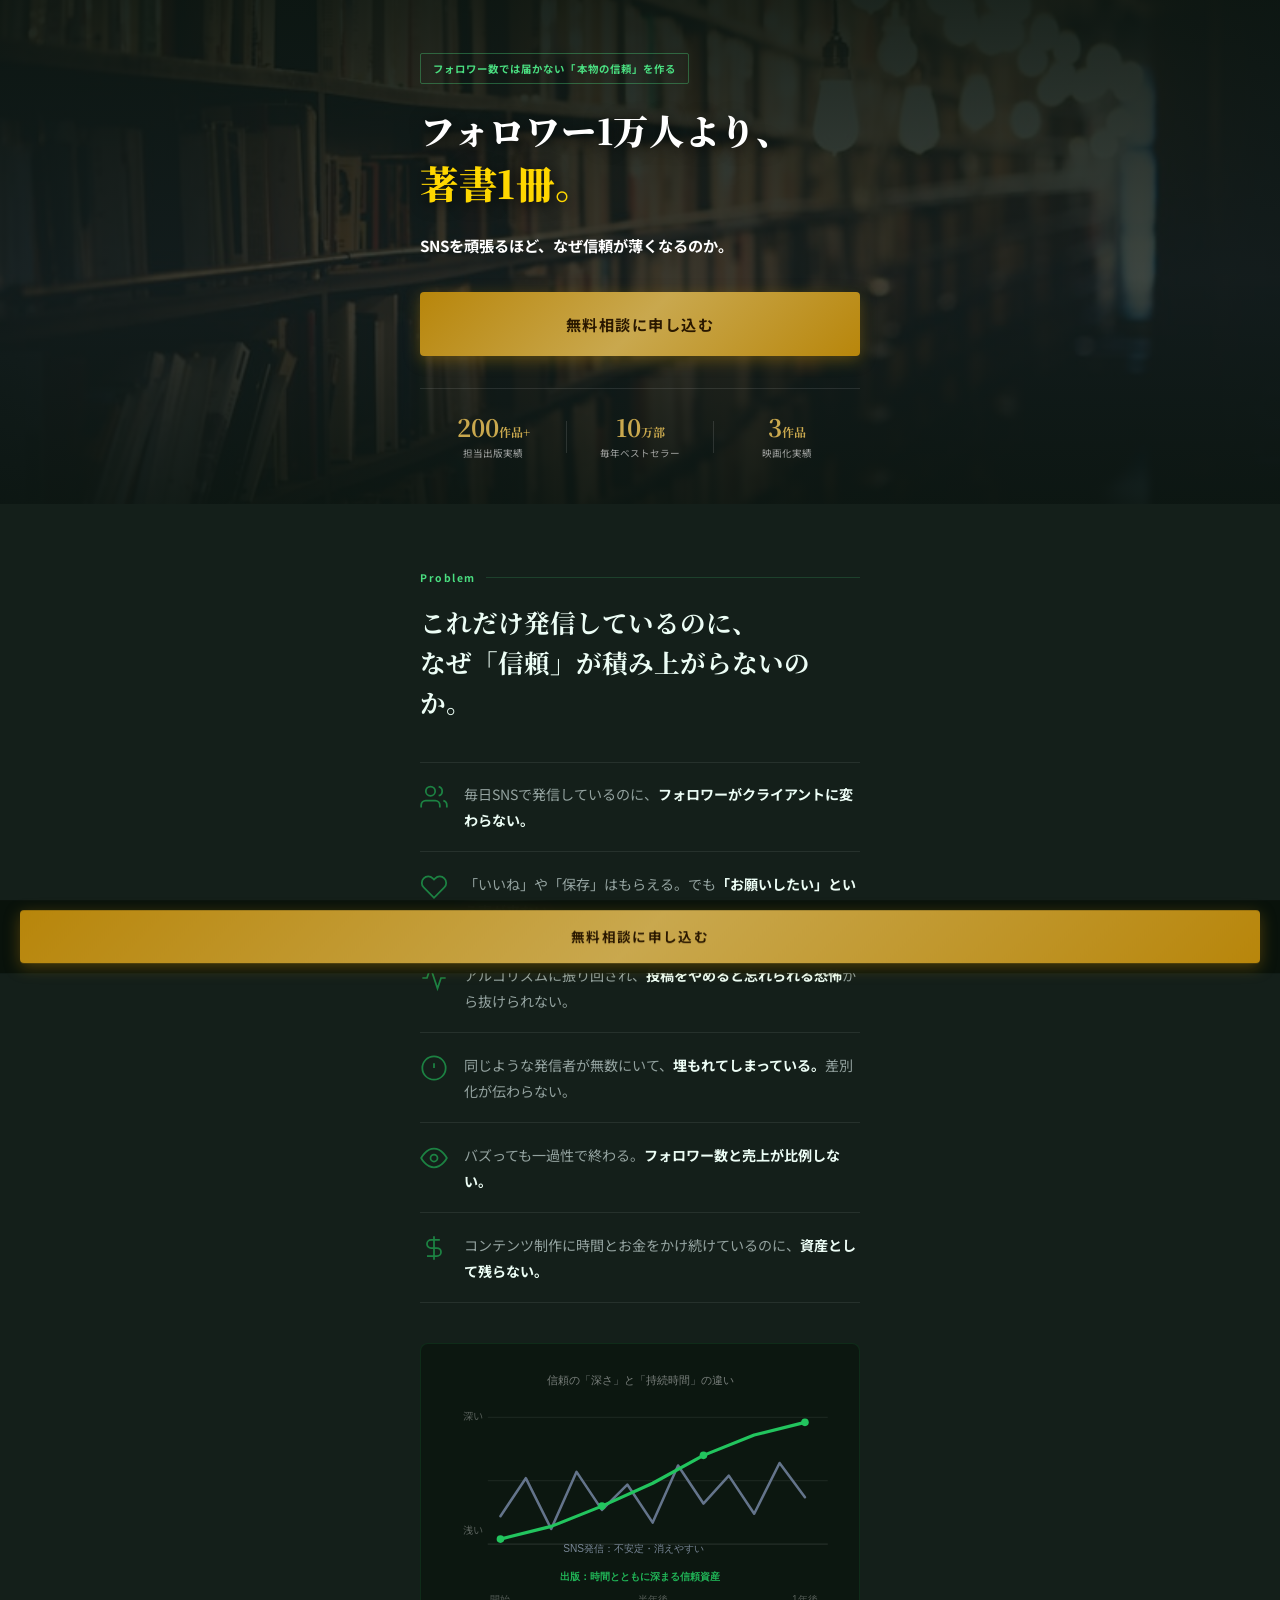
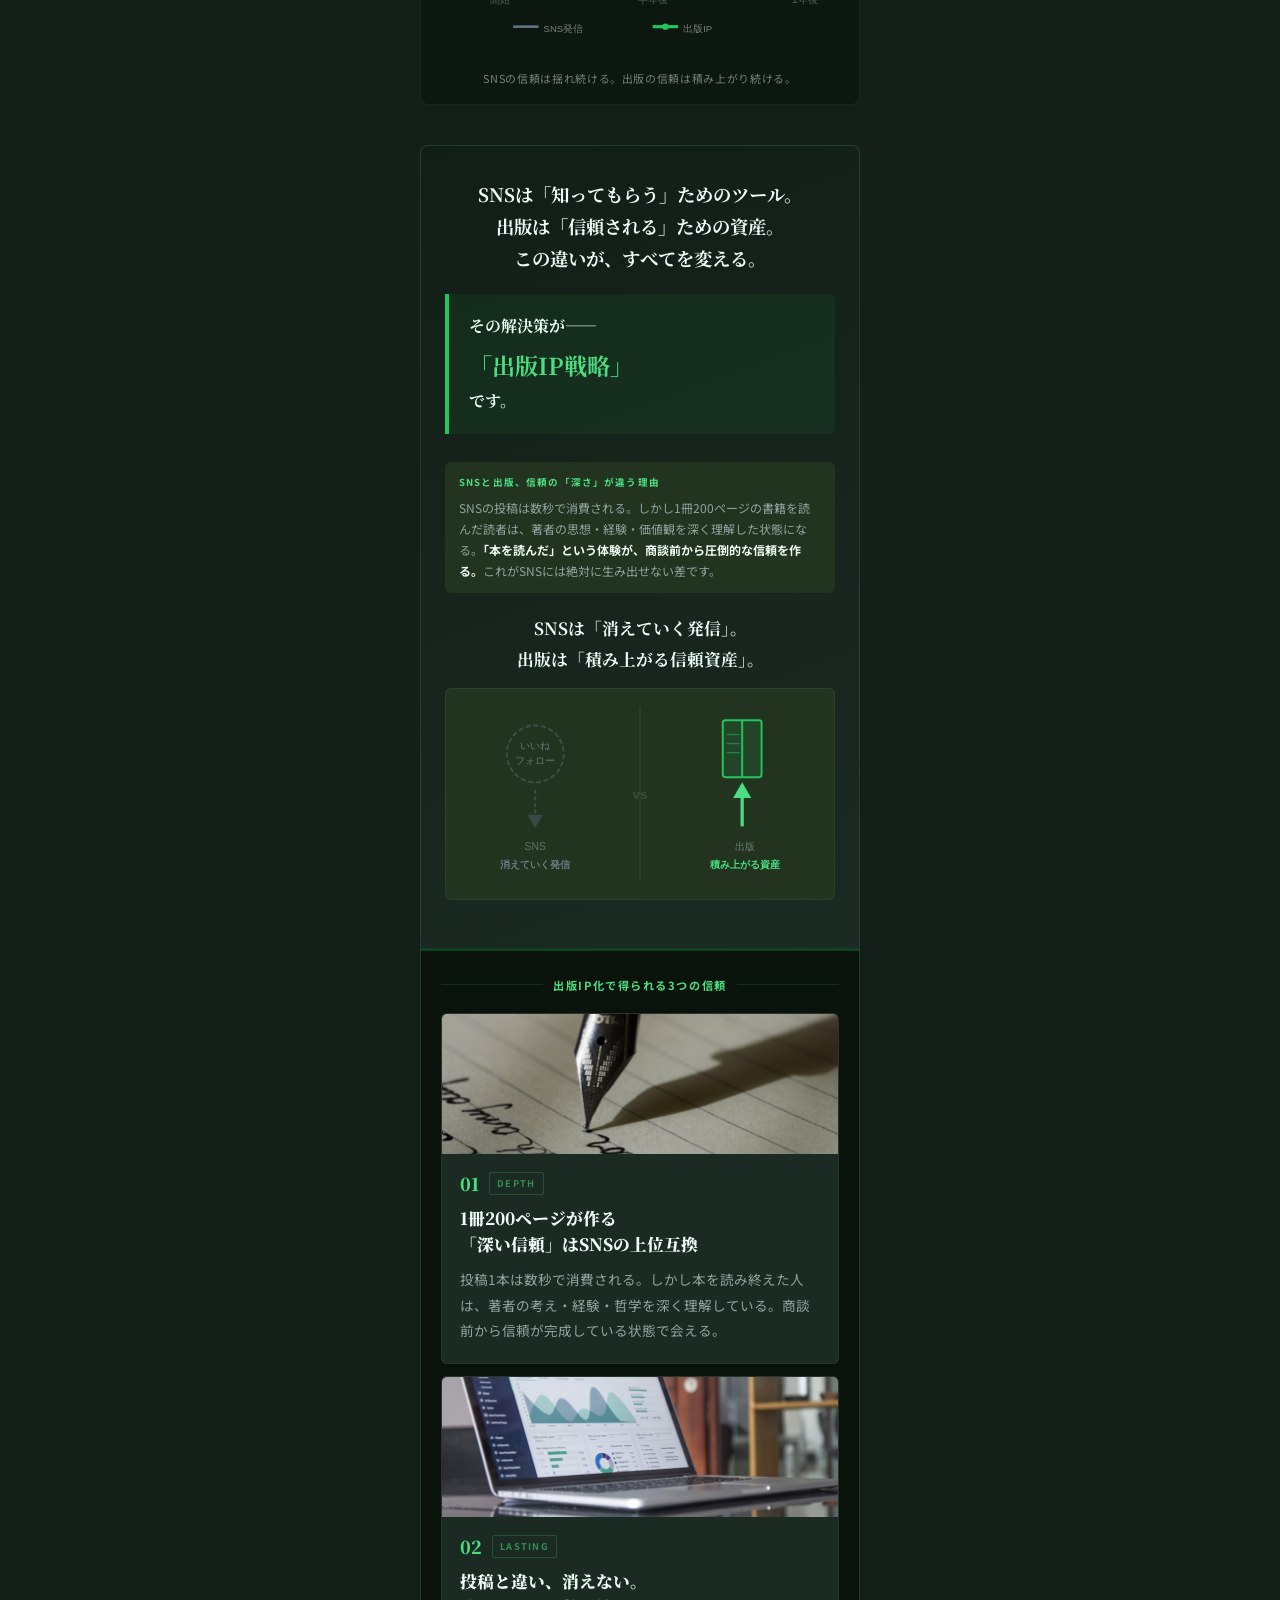
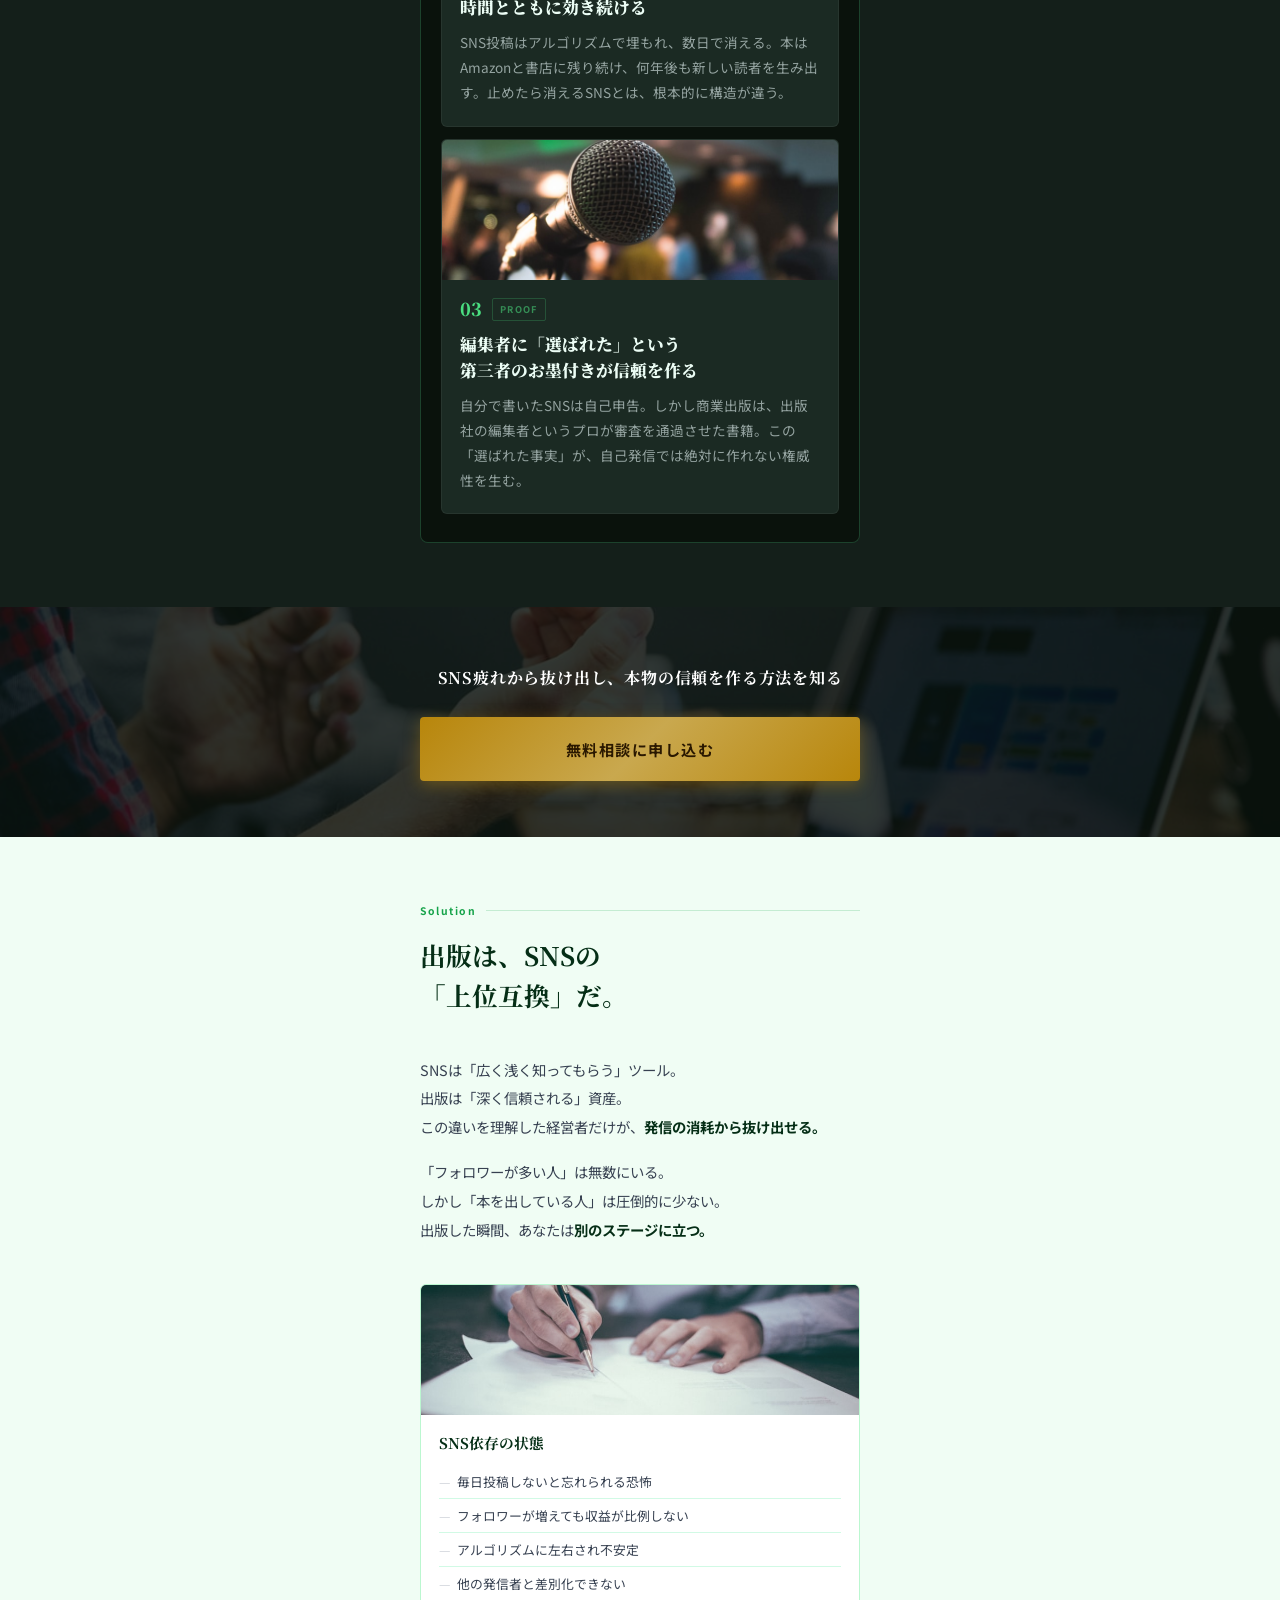
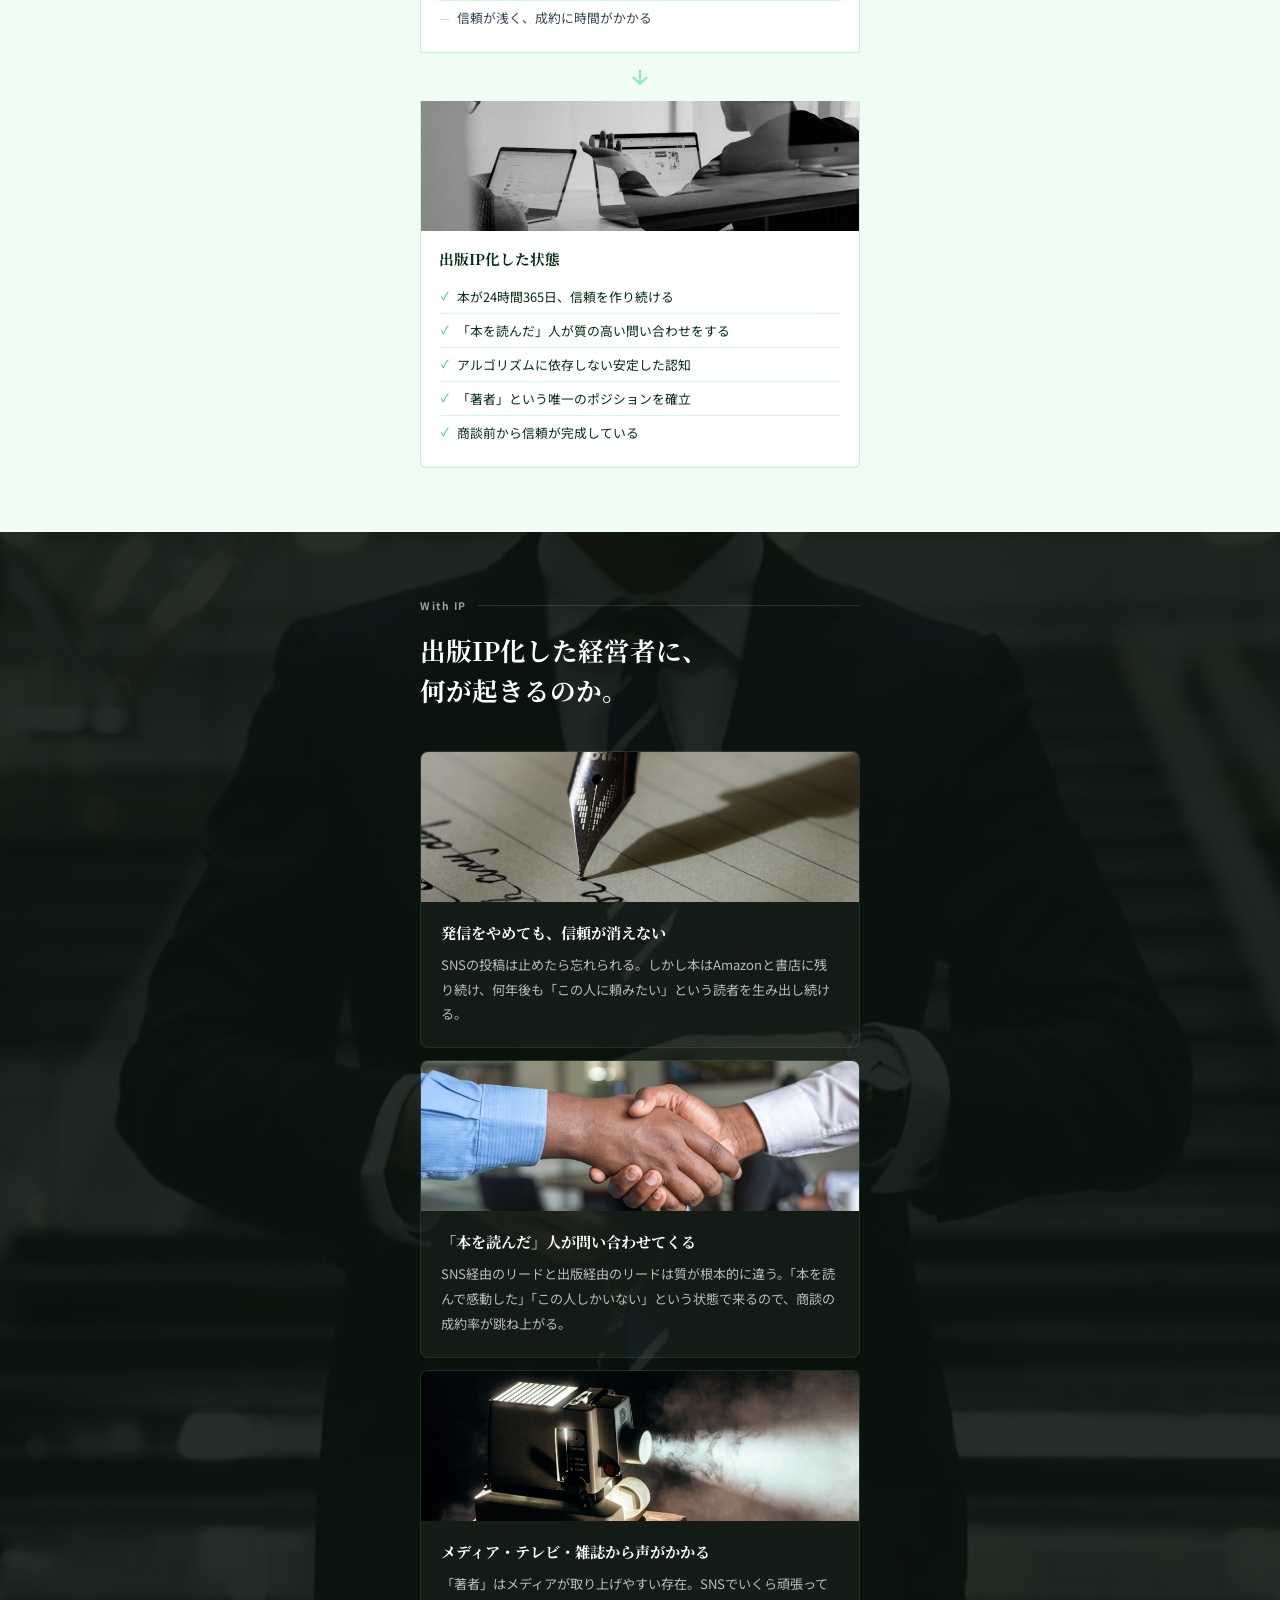
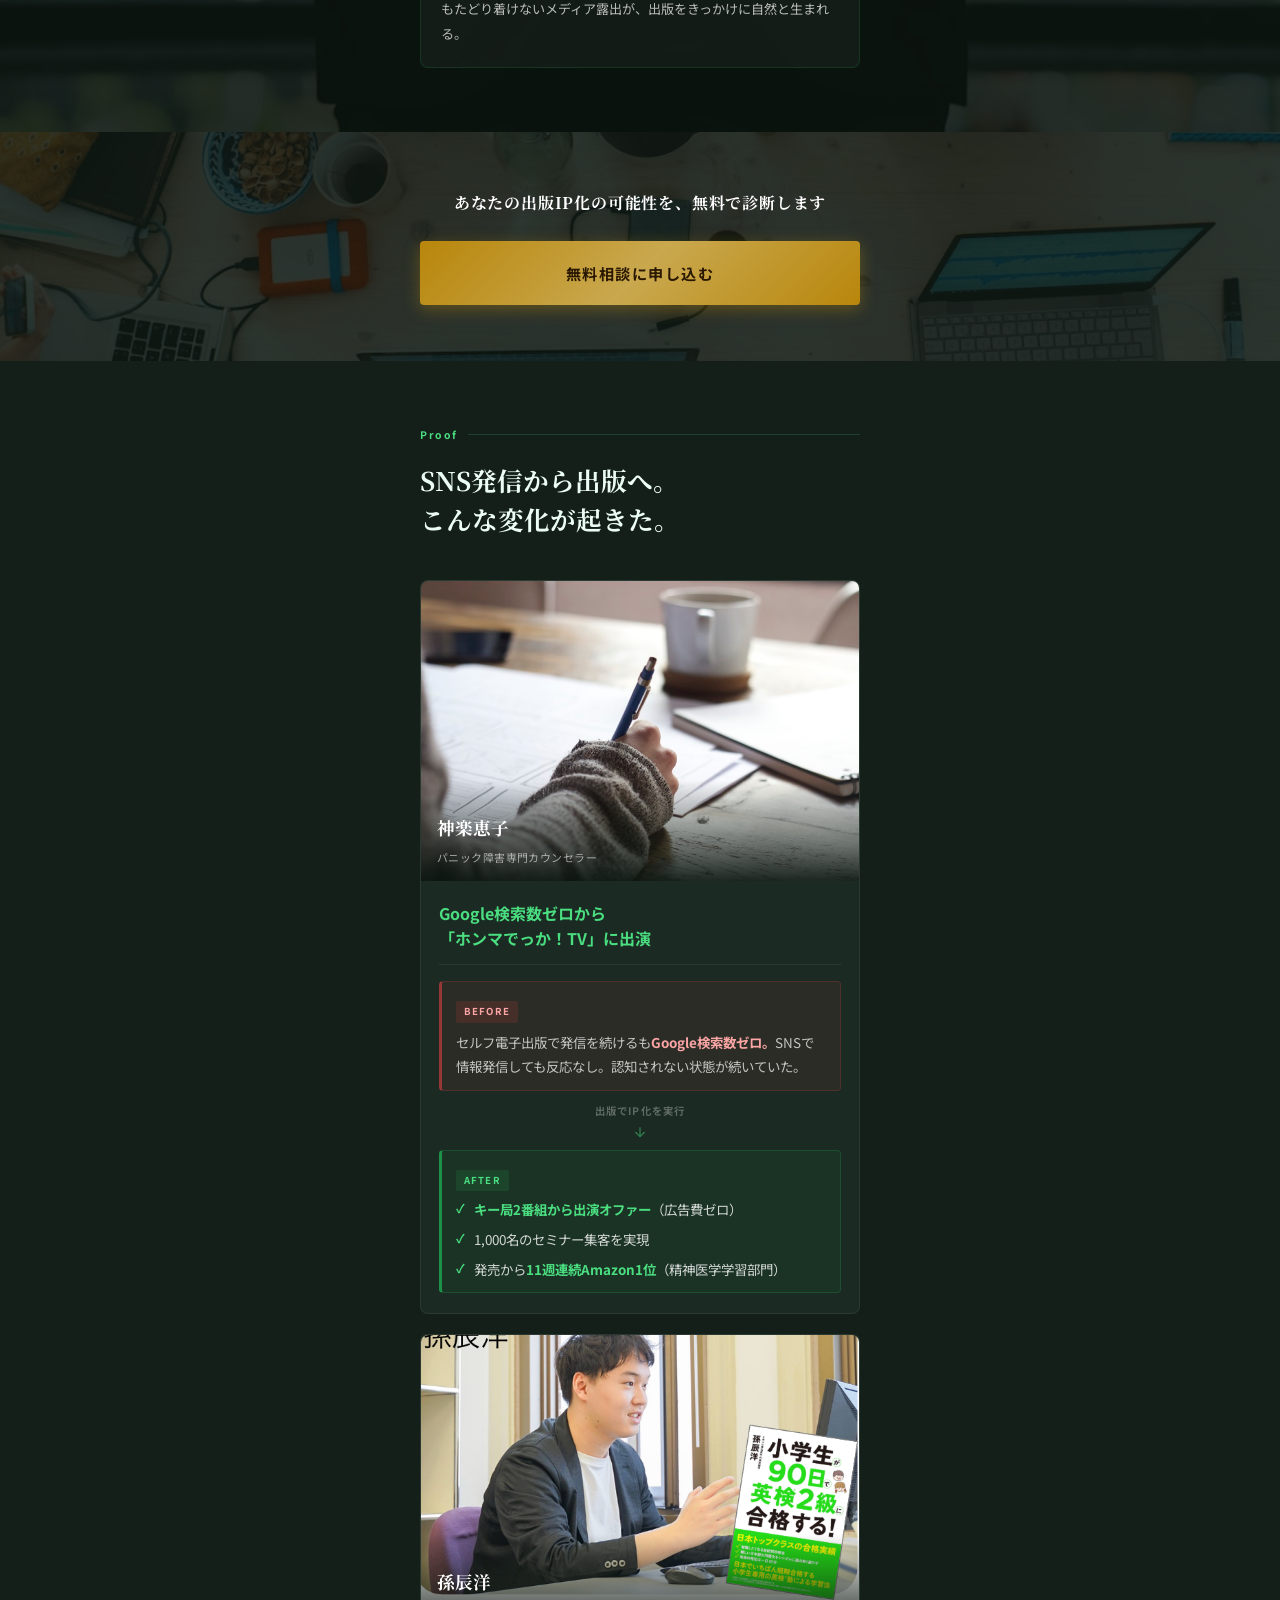
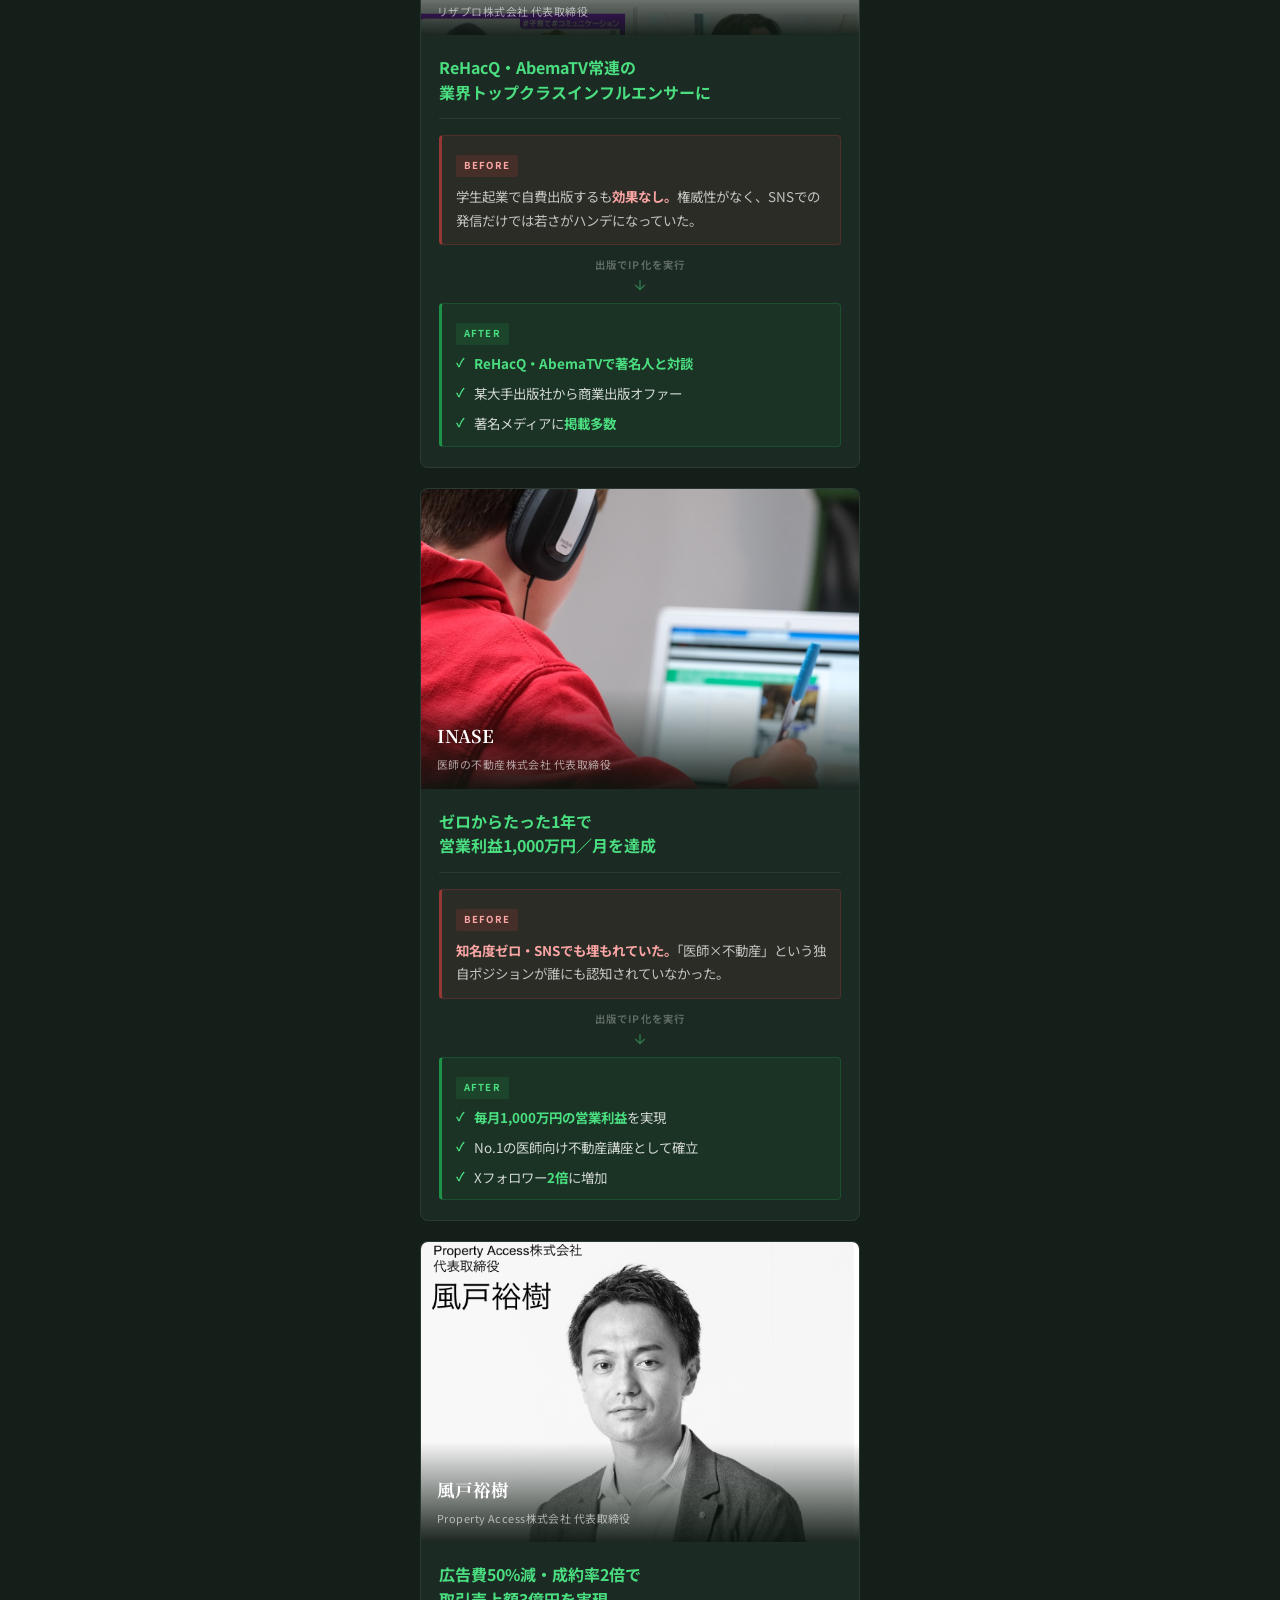
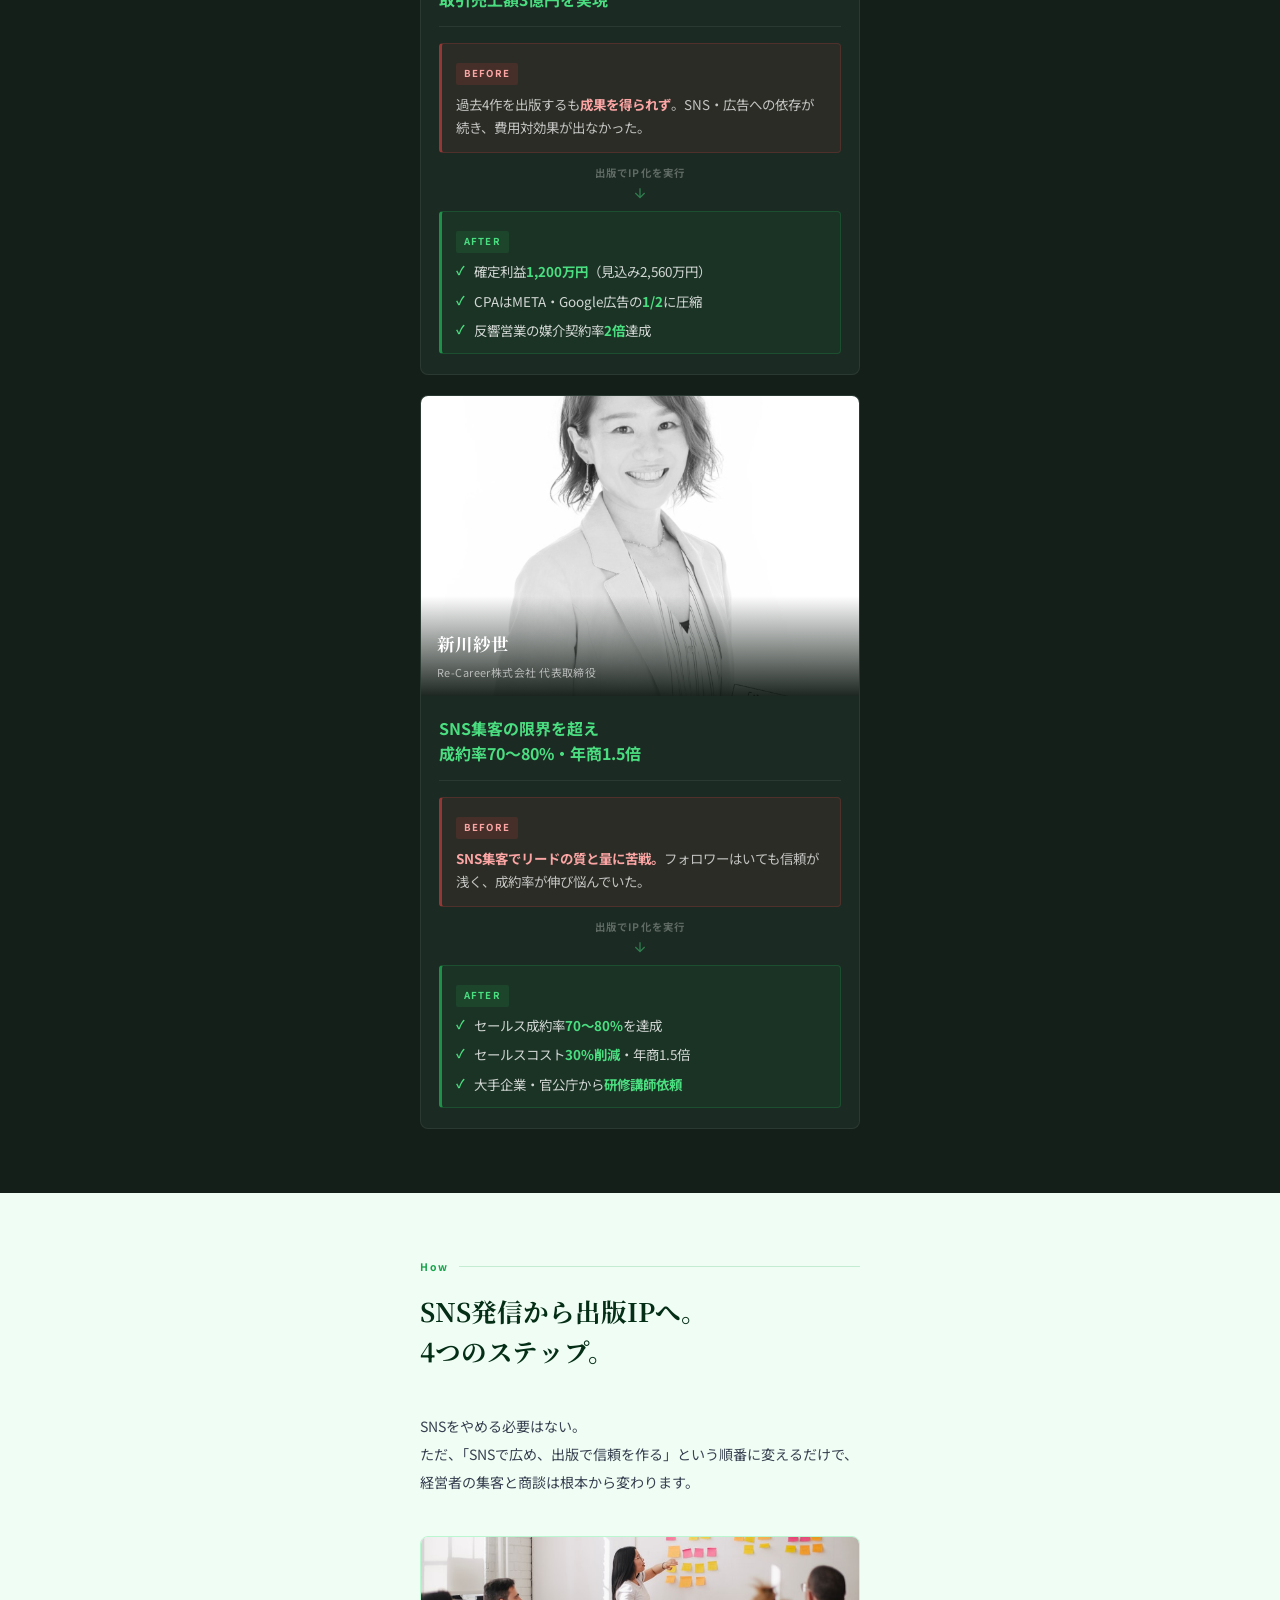
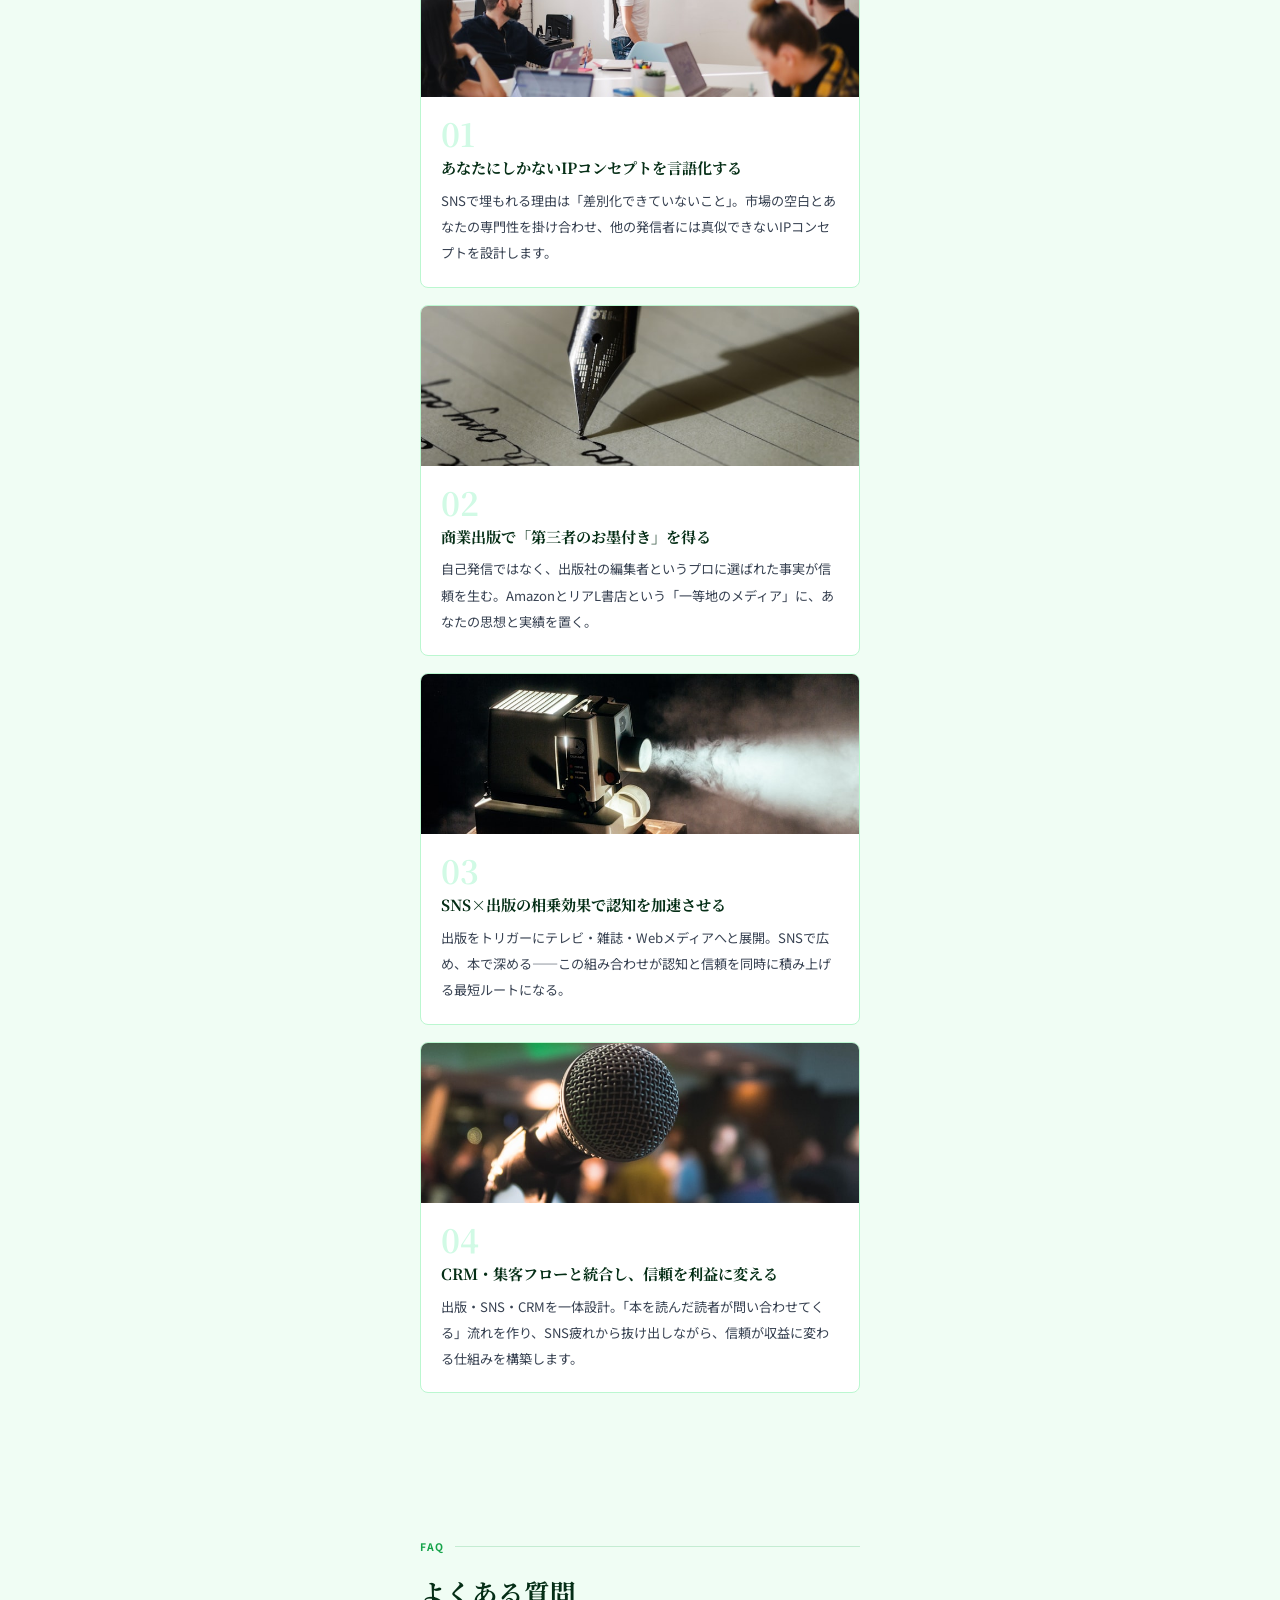
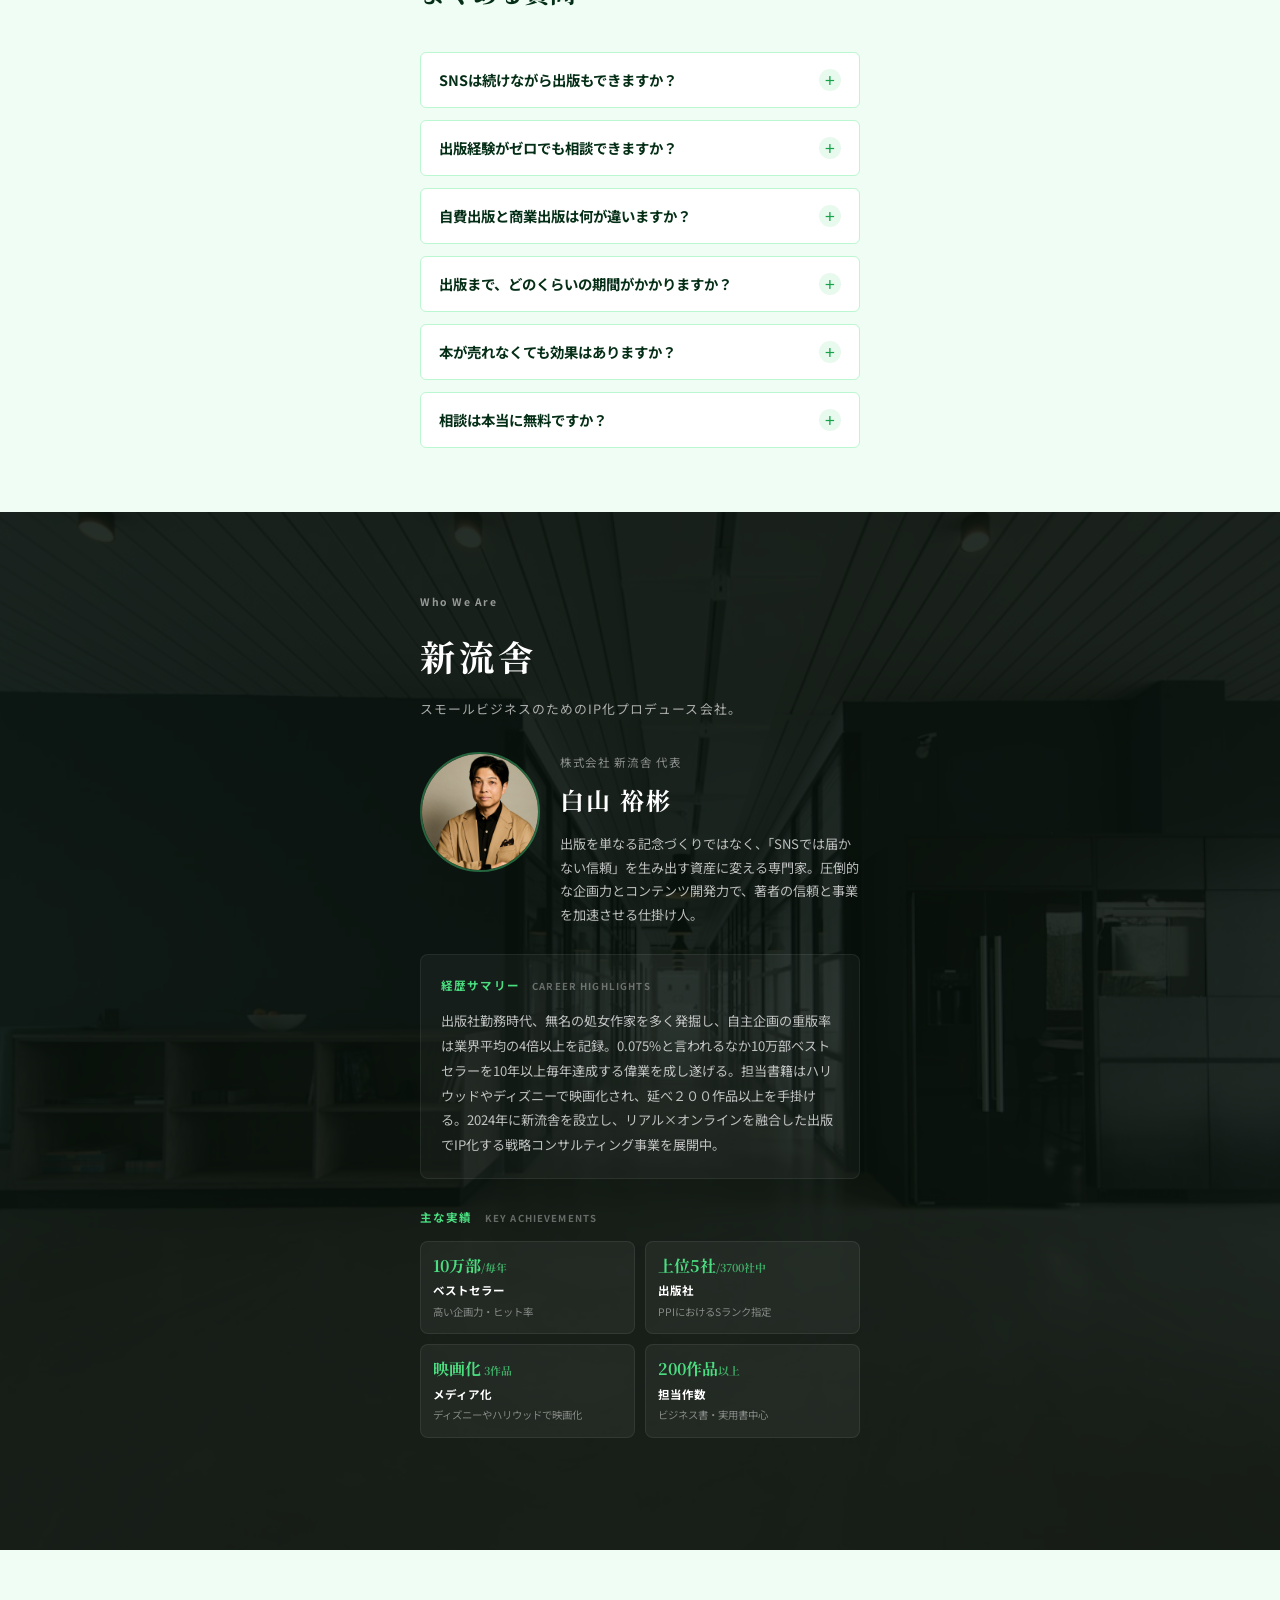
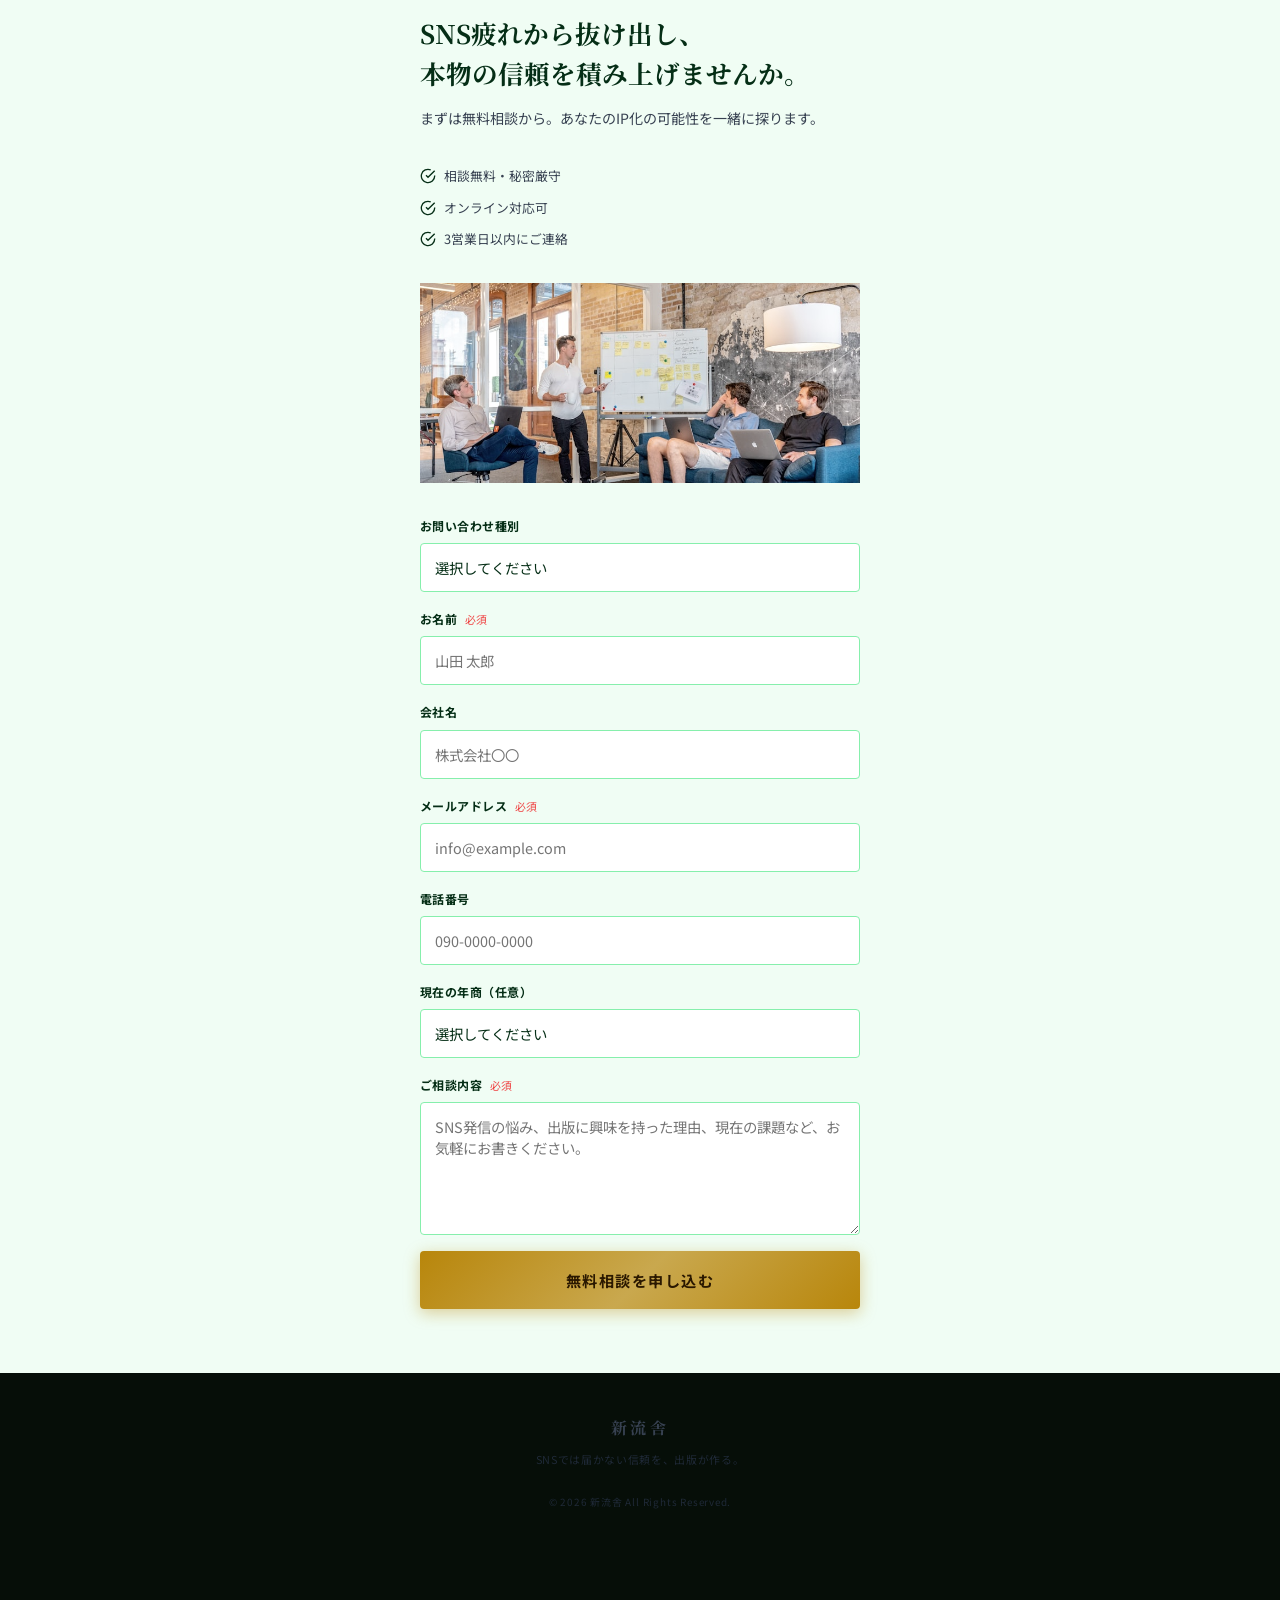
<file: v3/index.html>
<!DOCTYPE html>
<html lang="ja">
<head>
  <meta charset="UTF-8">
  <meta name="viewport" content="width=device-width, initial-scale=1.0">
  <title>SNSでは届かない信頼を、出版が作る。 | 新流舎</title>
  <meta name="description" content="フォロワーが増えても信頼が積み上がらない。その理由と、出版が作る「深い信頼」の仕組みを解説します。">
  <meta property="og:title" content="フォロワー1万人より、著書1冊。SNSでは届かない信頼を、出版が作る。">
  <meta property="og:description" content="いいねはもらえても、お願いしたいが来ない。SNS疲れの経営者が出版IP戦略で変わった理由。">
  <meta property="og:type" content="website">
  <meta property="og:image" content="images/og-image.jpg">
  <meta name="twitter:card" content="summary_large_image">
  <meta name="twitter:title" content="フォロワー1万人より、著書1冊。">
  <meta name="twitter:description" content="SNSでは届かない信頼を、出版が作る。">
  <meta name="twitter:image" content="images/og-image.jpg">
  <link rel="icon" type="image/png" href="../favicon-logo.png">
  <link rel="preconnect" href="https://fonts.googleapis.com">
  <link rel="preconnect" href="https://fonts.gstatic.com" crossorigin>
  <link href="https://fonts.googleapis.com/css2?family=Noto+Serif+JP:wght@400;700;900&family=Noto+Sans+JP:wght@400;500;700&display=swap" rel="stylesheet">
  <link rel="stylesheet" href="style.css">
</head>
<body>

  <!-- ヒーロー -->
  <section class="hero">
    <div class="hero-bg" style="background-image: url('images/hero-side.jpg');"></div>
    <div class="hero-overlay"></div>
    <div class="hero-body">
      <p class="hero-badge">フォロワー数では届かない「本物の信頼」を作る</p>
      <h1 class="hero-title">
        フォロワー1万人より、<br>
        <span class="hero-accent">著書1冊。</span>
      </h1>
      <p class="hero-sub">
        <span class="hero-sub-accent">SNSを頑張るほど、なぜ信頼が薄くなるのか。</span>
      </p>
      <a href="#contact" class="btn-cta">無料相談に申し込む</a>
      <div class="hero-stats">
        <div class="hero-stat">
          <span class="hero-stat-num">200<small>作品+</small></span>
          <span class="hero-stat-label">担当出版実績</span>
        </div>
        <div class="hero-stat-divider"></div>
        <div class="hero-stat">
          <span class="hero-stat-num">10<small>万部</small></span>
          <span class="hero-stat-label">毎年ベストセラー</span>
        </div>
        <div class="hero-stat-divider"></div>
        <div class="hero-stat">
          <span class="hero-stat-num">3<small>作品</small></span>
          <span class="hero-stat-label">映画化実績</span>
        </div>
      </div>
    </div>
  </section>

  <!-- 課題 -->
  <section class="section" id="problem">
    <div class="container">
      <p class="section-label">Problem</p>
      <h2 class="section-title">これだけ発信しているのに、<br>なぜ「信頼」が積み上がらないのか。</h2>
      <div class="problem-list">
        <div class="problem-item">
          <svg width="28" height="28" viewBox="0 0 24 24" fill="none" stroke="currentColor" stroke-width="1.5"><path d="M17 21v-2a4 4 0 00-4-4H5a4 4 0 00-4 4v2"/><circle cx="9" cy="7" r="4"/><path d="M23 21v-2a4 4 0 00-3-3.87M16 3.13a4 4 0 010 7.75"/></svg>
          <p>毎日SNSで発信しているのに、<strong>フォロワーがクライアントに変わらない。</strong></p>
        </div>
        <div class="problem-item">
          <svg width="28" height="28" viewBox="0 0 24 24" fill="none" stroke="currentColor" stroke-width="1.5"><path d="M20.84 4.61a5.5 5.5 0 00-7.78 0L12 5.67l-1.06-1.06a5.5 5.5 0 00-7.78 7.78l1.06 1.06L12 21.23l7.78-7.78 1.06-1.06a5.5 5.5 0 000-7.78z"/></svg>
          <p>「いいね」や「保存」はもらえる。でも<strong>「お願いしたい」という声が来ない。</strong></p>
        </div>
        <div class="problem-item">
          <svg width="28" height="28" viewBox="0 0 24 24" fill="none" stroke="currentColor" stroke-width="1.5"><polyline points="22 12 18 12 15 21 9 3 6 12 2 12"/></svg>
          <p>アルゴリズムに振り回され、<strong>投稿をやめると忘れられる恐怖</strong>から抜けられない。</p>
        </div>
        <div class="problem-item">
          <svg width="28" height="28" viewBox="0 0 24 24" fill="none" stroke="currentColor" stroke-width="1.5"><circle cx="12" cy="12" r="10"/><line x1="12" y1="8" x2="12" y2="12"/><line x1="12" y1="16" x2="12.01" y2="16"/></svg>
          <p>同じような発信者が無数にいて、<strong>埋もれてしまっている。</strong>差別化が伝わらない。</p>
        </div>
        <div class="problem-item">
          <svg width="28" height="28" viewBox="0 0 24 24" fill="none" stroke="currentColor" stroke-width="1.5"><path d="M1 12s4-8 11-8 11 8 11 8-4 8-11 8-11-8-11-8z"/><circle cx="12" cy="12" r="3"/></svg>
          <p>バズっても一過性で終わる。<strong>フォロワー数と売上が比例しない。</strong></p>
        </div>
        <div class="problem-item">
          <svg width="28" height="28" viewBox="0 0 24 24" fill="none" stroke="currentColor" stroke-width="1.5"><path d="M12 2v20M17 5H9.5a3.5 3.5 0 000 7h5a3.5 3.5 0 010 7H6"/></svg>
          <p>コンテンツ制作に時間とお金をかけ続けているのに、<strong>資産として残らない。</strong></p>
        </div>
      </div>

      <!-- SNS vs 出版 信頼の深さ比較 -->
      <div class="chart-wrap">
        <svg class="chart-svg" viewBox="0 0 320 230" xmlns="http://www.w3.org/2000/svg">
          <defs>
            <linearGradient id="barSNS" x1="0" y1="0" x2="0" y2="1">
              <stop offset="0%" stop-color="#64748b"/>
              <stop offset="100%" stop-color="#334155"/>
            </linearGradient>
            <linearGradient id="barPub" x1="0" y1="0" x2="0" y2="1">
              <stop offset="0%" stop-color="#22c55e"/>
              <stop offset="100%" stop-color="#15803d"/>
            </linearGradient>
          </defs>

          <!-- タイトル -->
          <text x="160" y="16" text-anchor="middle" fill="rgba(255,255,255,0.45)" font-size="8.5" font-family="sans-serif">信頼の「深さ」と「持続時間」の違い</text>

          <!-- Y軸ラベル -->
          <text x="36" y="44" text-anchor="end" fill="rgba(255,255,255,0.3)" font-size="8">深い</text>
          <text x="36" y="134" text-anchor="end" fill="rgba(255,255,255,0.3)" font-size="8">浅い</text>

          <!-- グリッド線 -->
          <line x1="40" y1="42" x2="308" y2="42" stroke="rgba(255,255,255,0.06)" stroke-width="1"/>
          <line x1="40" y1="92" x2="308" y2="92" stroke="rgba(255,255,255,0.06)" stroke-width="1"/>
          <line x1="40" y1="142" x2="308" y2="142" stroke="rgba(255,255,255,0.1)" stroke-width="1"/>

          <!-- SNS 信頼ライン（ギザギザ・不安定） -->
          <polyline
            points="50,120 70,90 90,130 110,85 130,115 150,95 170,125 190,80 210,110 230,88 250,118 270,78 290,105"
            fill="none" stroke="#64748b" stroke-width="2"
            stroke-linecap="round" stroke-linejoin="round"
            stroke-dasharray="0"/>
          <text x="155" y="148" text-anchor="middle" fill="rgba(148,163,184,0.8)" font-size="8" font-family="sans-serif">SNS発信：不安定・消えやすい</text>

          <!-- 出版 信頼ライン（右肩上がり・安定） -->
          <polyline
            points="50,138 90,128 130,112 170,94 210,72 250,56 290,46"
            fill="none" stroke="#22c55e" stroke-width="2.5"
            stroke-linecap="round" stroke-linejoin="round"/>
          <!-- ドット -->
          <circle cx="50"  cy="138" r="3" fill="#22c55e"/>
          <circle cx="130" cy="112" r="3" fill="#22c55e"/>
          <circle cx="210" cy="72"  r="3" fill="#22c55e"/>
          <circle cx="290" cy="46"  r="3" fill="#22c55e"/>

          <text x="160" y="170" text-anchor="middle" fill="rgba(34,197,94,0.9)" font-size="8" font-weight="bold" font-family="sans-serif">出版：時間とともに深まる信頼資産</text>

          <!-- X軸ラベル -->
          <text x="50"  y="188" text-anchor="middle" fill="rgba(255,255,255,0.3)" font-size="8" font-family="sans-serif">開始</text>
          <text x="170" y="188" text-anchor="middle" fill="rgba(255,255,255,0.3)" font-size="8" font-family="sans-serif">半年後</text>
          <text x="290" y="188" text-anchor="middle" fill="rgba(255,255,255,0.3)" font-size="8" font-family="sans-serif">1年後</text>

          <!-- レジェンド -->
          <line x1="60" y1="207" x2="80" y2="207" stroke="#64748b" stroke-width="2"/>
          <text x="84" y="211" fill="rgba(255,255,255,0.45)" font-size="7.5" font-family="sans-serif">SNS発信</text>
          <line x1="170" y1="207" x2="190" y2="207" stroke="#22c55e" stroke-width="2.5"/>
          <circle cx="180" cy="207" r="2.5" fill="#22c55e"/>
          <text x="194" y="211" fill="rgba(255,255,255,0.45)" font-size="7.5" font-family="sans-serif">出版IP</text>
        </svg>
        <p class="chart-caption">SNSの信頼は揺れ続ける。出版の信頼は積み上がり続ける。</p>
      </div>

      <div class="insight-box">
        <div class="insight-core-block">
          <p class="insight-highlight">
            SNSは「知ってもらう」ためのツール。<br>
            出版は「信頼される」ための資産。<br>
            この違いが、すべてを変える。
          </p>
          <p class="insight-answer">
            その解決策が——<br>
            <strong>「出版IP戦略」</strong>です。
          </p>
          <div class="ip-definition">
            <p class="ip-definition-label">SNSと出版、信頼の「深さ」が違う理由</p>
            <p class="ip-definition-text">SNSの投稿は数秒で消費される。しかし1冊200ページの書籍を読んだ読者は、著者の思想・経験・価値観を深く理解した状態になる。<strong>「本を読んだ」という体験が、商談前から圧倒的な信頼を作る。</strong>これがSNSには絶対に生み出せない差です。</p>
          </div>

          <p class="asset-contrast-text">
            SNSは「消えていく発信」。<br>出版は「積み上がる信頼資産」。
          </p>

          <div class="asset-diagram">
            <svg viewBox="0 0 300 150" xmlns="http://www.w3.org/2000/svg">
              <line x1="150" y1="8" x2="150" y2="142" stroke="rgba(255,255,255,0.08)" stroke-width="1"/>

              <!-- 左：SNS -->
              <circle cx="69" cy="44" r="22" fill="none" stroke="rgba(100,116,139,0.4)" stroke-width="1.5" stroke-dasharray="4 2"/>
              <text x="69" y="40" text-anchor="middle" fill="rgba(148,163,184,0.6)" font-size="8" font-family="sans-serif">いいね</text>
              <text x="69" y="52" text-anchor="middle" fill="rgba(148,163,184,0.6)" font-size="8" font-family="sans-serif">フォロー</text>
              <line x1="69" y1="72" x2="69" y2="92" stroke="rgba(100,116,139,0.4)" stroke-width="1.5" stroke-dasharray="3 2"/>
              <polygon points="69,101 63,91 75,91" fill="rgba(100,116,139,0.35)"/>
              <text x="69" y="118" text-anchor="middle" fill="rgba(255,255,255,0.3)" font-size="8" font-family="sans-serif">SNS</text>
              <text x="69" y="132" text-anchor="middle" fill="rgba(148,163,184,0.65)" font-size="8" font-weight="bold" font-family="sans-serif">消えていく発信</text>

              <!-- 右：出版 -->
              <rect x="214" y="18" width="30" height="44" rx="2" fill="rgba(34,197,94,0.12)" stroke="#22c55e" stroke-width="1.5"/>
              <line x1="229" y1="18" x2="229" y2="62" stroke="#22c55e" stroke-width="1.5"/>
              <line x1="217" y1="29" x2="227" y2="29" stroke="#22c55e" stroke-width="1" opacity="0.5"/>
              <line x1="217" y1="36" x2="227" y2="36" stroke="#22c55e" stroke-width="1" opacity="0.5"/>
              <line x1="217" y1="43" x2="227" y2="43" stroke="#22c55e" stroke-width="1" opacity="0.5"/>
              <line x1="229" y1="100" x2="229" y2="76" stroke="#4ade80" stroke-width="2.5"/>
              <polygon points="229,66 222,78 236,78" fill="#4ade80"/>
              <text x="231" y="118" text-anchor="middle" fill="rgba(255,255,255,0.35)" font-size="8" font-family="sans-serif">出版</text>
              <text x="231" y="132" text-anchor="middle" fill="#4ade80" font-size="8" font-weight="bold" font-family="sans-serif">積み上がる資産</text>

              <text x="150" y="79" text-anchor="middle" fill="rgba(255,255,255,0.12)" font-size="10" font-weight="bold" font-family="sans-serif">vs</text>
            </svg>
          </div>
        </div>

        <!-- 3つの力 -->
        <div class="ip-benefits-wrap">
          <p class="ip-benefits-label">出版IP化で得られる3つの信頼</p>
          <div class="ip-benefits">

            <div class="ip-benefit-item">
              <div class="ip-benefit-img" style="background-image: url('images/book-writing.jpg');"></div>
              <div class="ip-benefit-body">
                <div class="ip-benefit-header">
                  <span class="ip-benefit-num">01</span>
                  <span class="ip-benefit-tag">DEPTH</span>
                </div>
                <h3 class="ip-benefit-title">1冊200ページが作る<br>「深い信頼」はSNSの上位互換</h3>
                <p class="ip-benefit-text">投稿1本は数秒で消費される。しかし本を読み終えた人は、著者の考え・経験・哲学を深く理解している。商談前から信頼が完成している状態で会える。</p>
              </div>
            </div>

            <div class="ip-benefit-item">
              <div class="ip-benefit-img" style="background-image: url('images/chart-growth.jpg');"></div>
              <div class="ip-benefit-body">
                <div class="ip-benefit-header">
                  <span class="ip-benefit-num">02</span>
                  <span class="ip-benefit-tag">LASTING</span>
                </div>
                <h3 class="ip-benefit-title">投稿と違い、消えない。<br>時間とともに効き続ける</h3>
                <p class="ip-benefit-text">SNS投稿はアルゴリズムで埋もれ、数日で消える。本はAmazonと書店に残り続け、何年後も新しい読者を生み出す。止めたら消えるSNSとは、根本的に構造が違う。</p>
              </div>
            </div>

            <div class="ip-benefit-item">
              <div class="ip-benefit-img" style="background-image: url('images/stage-speaker.jpg');"></div>
              <div class="ip-benefit-body">
                <div class="ip-benefit-header">
                  <span class="ip-benefit-num">03</span>
                  <span class="ip-benefit-tag">PROOF</span>
                </div>
                <h3 class="ip-benefit-title">編集者に「選ばれた」という<br>第三者のお墨付きが信頼を作る</h3>
                <p class="ip-benefit-text">自分で書いたSNSは自己申告。しかし商業出版は、出版社の編集者というプロが審査を通過させた書籍。この「選ばれた事実」が、自己発信では絶対に作れない権威性を生む。</p>
              </div>
            </div>

          </div>
        </div>
      </div>
    </div>
  </section>

  <!-- 中間CTA -->
  <section class="mid-cta" style="background-image: url('images/cta-bg1.jpg');">
    <div class="mid-cta-overlay"></div>
    <div class="container mid-cta-inner">
      <p class="mid-cta-text">SNS疲れから抜け出し、本物の信頼を作る方法を知る</p>
      <a href="#contact" class="btn-cta">無料相談に申し込む</a>
    </div>
  </section>

  <!-- 解決策 -->
  <section class="section section-light" id="solution">
    <div class="container">
      <p class="section-label">Solution</p>
      <h2 class="section-title">出版は、SNSの<br>「上位互換」だ。</h2>
      <div class="solution-text">
        <p>SNSは「広く浅く知ってもらう」ツール。<br>出版は「深く信頼される」資産。<br>この違いを理解した経営者だけが、<strong>発信の消耗から抜け出せる。</strong></p>
        <p>「フォロワーが多い人」は無数にいる。<br>しかし「本を出している人」は圧倒的に少ない。<br>出版した瞬間、あなたは<strong>別のステージに立つ。</strong></p>
      </div>
      <div class="comparison">
        <div class="comparison-col comparison-col-before">
          <div class="comparison-photo" style="background-image: url('images/comparison-before.jpg');"></div>
          <h4>SNS依存の状態</h4>
          <ul>
            <li>毎日投稿しないと忘れられる恐怖</li>
            <li>フォロワーが増えても収益が比例しない</li>
            <li>アルゴリズムに左右され不安定</li>
            <li>他の発信者と差別化できない</li>
            <li>信頼が浅く、成約に時間がかかる</li>
          </ul>
        </div>
        <div class="comparison-arrow">
          <svg width="24" height="24" viewBox="0 0 24 24" fill="none" stroke="currentColor" stroke-width="2"><path d="M12 5v14M5 12l7 7 7-7"/></svg>
        </div>
        <div class="comparison-col comparison-col-after">
          <div class="comparison-photo" style="background-image: url('images/comparison-after.jpg');"></div>
          <h4>出版IP化した状態</h4>
          <ul>
            <li>本が24時間365日、信頼を作り続ける</li>
            <li>「本を読んだ」人が質の高い問い合わせをする</li>
            <li>アルゴリズムに依存しない安定した認知</li>
            <li>「著者」という唯一のポジションを確立</li>
            <li>商談前から信頼が完成している</li>
          </ul>
        </div>
      </div>
    </div>
  </section>

  <!-- 未来像 -->
  <section class="section section-dark" id="future" style="background-image: url('images/future-bg.jpg');">
    <div class="section-dark-overlay"></div>
    <div class="container">
      <p class="section-label section-label-light">With IP</p>
      <h2 class="section-title section-title-light">出版IP化した経営者に、<br>何が起きるのか。</h2>
      <div class="future-list">
        <div class="future-card">
          <div class="future-card-img" style="background-image: url('images/book-writing.jpg');"></div>
          <div class="future-card-body">
            <h3>発信をやめても、信頼が消えない</h3>
            <p>SNSの投稿は止めたら忘れられる。しかし本はAmazonと書店に残り続け、何年後も「この人に頼みたい」という読者を生み出し続ける。</p>
          </div>
        </div>
        <div class="future-card">
          <div class="future-card-img" style="background-image: url('images/handshake.jpg');"></div>
          <div class="future-card-body">
            <h3>「本を読んだ」人が問い合わせてくる</h3>
            <p>SNS経由のリードと出版経由のリードは質が根本的に違う。「本を読んで感動した」「この人しかいない」という状態で来るので、商談の成約率が跳ね上がる。</p>
          </div>
        </div>
        <div class="future-card">
          <div class="future-card-img" style="background-image: url('images/tv-studio.jpg');"></div>
          <div class="future-card-body">
            <h3>メディア・テレビ・雑誌から声がかかる</h3>
            <p>「著者」はメディアが取り上げやすい存在。SNSでいくら頑張ってもたどり着けないメディア露出が、出版をきっかけに自然と生まれる。</p>
          </div>
        </div>
      </div>
    </div>
  </section>

  <!-- 中間CTA -->
  <section class="mid-cta" style="background-image: url('images/message-bg.jpg');">
    <div class="mid-cta-overlay"></div>
    <div class="container mid-cta-inner">
      <p class="mid-cta-text">あなたの出版IP化の可能性を、無料で診断します</p>
      <a href="#contact" class="btn-cta">無料相談に申し込む</a>
    </div>
  </section>

  <!-- 実例 -->
  <section class="section" id="proof">
    <div class="container">
      <p class="section-label">Proof</p>
      <h2 class="section-title">SNS発信から出版へ。<br>こんな変化が起きた。</h2>

      <!-- Case 1: 神楽恵子 -->
      <div class="proof-card">
        <div class="proof-photo-wrap">
          <!-- ※ kagura.png に差し替え予定 -->
          <div class="proof-photo" style="background-image: url('images/kagura.png');"></div>
          <div class="proof-name">
            <p class="proof-name-text">神楽恵子</p>
            <p class="proof-name-role">パニック障害専門カウンセラー</p>
          </div>
        </div>
        <div class="proof-body">
          <p class="proof-headline">Google検索数ゼロから<br>「ホンマでっか！TV」に出演</p>
          <div class="proof-before-block">
            <span class="proof-ba-tag proof-ba-before">BEFORE</span>
            <p>セルフ電子出版で発信を続けるも<strong>Google検索数ゼロ。</strong>SNSで情報発信しても反応なし。認知されない状態が続いていた。</p>
          </div>
          <div class="proof-arrow">
            <span>出版でIP化を実行</span>
            <svg width="16" height="16" viewBox="0 0 24 24" fill="none" stroke="currentColor" stroke-width="2"><path d="M12 5v14M5 12l7 7 7-7"/></svg>
          </div>
          <div class="proof-after-block">
            <span class="proof-ba-tag proof-ba-after">AFTER</span>
            <ul class="proof-after-list">
              <li><strong>キー局2番組から出演オファー</strong>（広告費ゼロ）</li>
              <li>1,000名のセミナー集客を実現</li>
              <li>発売から<strong>11週連続Amazon1位</strong>（精神医学学習部門）</li>
            </ul>
          </div>
        </div>
      </div>

      <!-- Case 2: 孫辰洋 -->
      <div class="proof-card">
        <div class="proof-photo-wrap">
          <div class="proof-photo" style="background-image: url('images/son_original.png');"></div>
          <div class="proof-name">
            <p class="proof-name-text">孫辰洋</p>
            <p class="proof-name-role">リザプロ株式会社 代表取締役</p>
          </div>
        </div>
        <div class="proof-body">
          <p class="proof-headline">ReHacQ・AbemaTV常連の<br>業界トップクラスインフルエンサーに</p>
          <div class="proof-before-block">
            <span class="proof-ba-tag proof-ba-before">BEFORE</span>
            <p>学生起業で自費出版するも<strong>効果なし。</strong>権威性がなく、SNSでの発信だけでは若さがハンデになっていた。</p>
          </div>
          <div class="proof-arrow">
            <span>出版でIP化を実行</span>
            <svg width="16" height="16" viewBox="0 0 24 24" fill="none" stroke="currentColor" stroke-width="2"><path d="M12 5v14M5 12l7 7 7-7"/></svg>
          </div>
          <div class="proof-after-block">
            <span class="proof-ba-tag proof-ba-after">AFTER</span>
            <ul class="proof-after-list">
              <li><strong>ReHacQ・AbemaTVで著名人と対談</strong></li>
              <li>某大手出版社から商業出版オファー</li>
              <li>著名メディアに<strong>掲載多数</strong></li>
            </ul>
          </div>
        </div>
      </div>

      <!-- Case 3: INASE -->
      <div class="proof-card">
        <div class="proof-photo-wrap">
          <!-- ※ inase.png に差し替え予定 -->
          <div class="proof-photo" style="background-image: url('images/inase.png');"></div>
          <div class="proof-name">
            <p class="proof-name-text">INASE</p>
            <p class="proof-name-role">医師の不動産株式会社 代表取締役</p>
          </div>
        </div>
        <div class="proof-body">
          <p class="proof-headline">ゼロからたった1年で<br>営業利益1,000万円／月を達成</p>
          <div class="proof-before-block">
            <span class="proof-ba-tag proof-ba-before">BEFORE</span>
            <p><strong>知名度ゼロ・SNSでも埋もれていた。</strong>「医師×不動産」という独自ポジションが誰にも認知されていなかった。</p>
          </div>
          <div class="proof-arrow">
            <span>出版でIP化を実行</span>
            <svg width="16" height="16" viewBox="0 0 24 24" fill="none" stroke="currentColor" stroke-width="2"><path d="M12 5v14M5 12l7 7 7-7"/></svg>
          </div>
          <div class="proof-after-block">
            <span class="proof-ba-tag proof-ba-after">AFTER</span>
            <ul class="proof-after-list">
              <li><strong>毎月1,000万円の営業利益</strong>を実現</li>
              <li>No.1の医師向け不動産講座として確立</li>
              <li>Xフォロワー<strong>2倍</strong>に増加</li>
            </ul>
          </div>
        </div>
      </div>

      <!-- Case 4: 風戸裕樹 -->
      <div class="proof-card">
        <div class="proof-photo-wrap">
          <div class="proof-photo" style="background-image: url('images/kazeto_original.png'); background-position: center top;"></div>
          <div class="proof-name">
            <p class="proof-name-text">風戸裕樹</p>
            <p class="proof-name-role">Property Access株式会社 代表取締役</p>
          </div>
        </div>
        <div class="proof-body">
          <p class="proof-headline">広告費50%減・成約率2倍で<br>取引売上額3億円を実現</p>
          <div class="proof-before-block">
            <span class="proof-ba-tag proof-ba-before">BEFORE</span>
            <p>過去4作を出版するも<strong>成果を得られず</strong>。SNS・広告への依存が続き、費用対効果が出なかった。</p>
          </div>
          <div class="proof-arrow">
            <span>出版でIP化を実行</span>
            <svg width="16" height="16" viewBox="0 0 24 24" fill="none" stroke="currentColor" stroke-width="2"><path d="M12 5v14M5 12l7 7 7-7"/></svg>
          </div>
          <div class="proof-after-block">
            <span class="proof-ba-tag proof-ba-after">AFTER</span>
            <ul class="proof-after-list">
              <li>確定利益<strong>1,200万円</strong>（見込み2,560万円）</li>
              <li>CPAはMETA・Google広告の<strong>1/2</strong>に圧縮</li>
              <li>反響営業の媒介契約率<strong>2倍</strong>達成</li>
            </ul>
          </div>
        </div>
      </div>

      <!-- Case 5: 新川紗世 -->
      <div class="proof-card">
        <div class="proof-photo-wrap">
          <div class="proof-photo" style="background-image: url('images/arakawa.png'); background-position: center 5%;"></div>
          <div class="proof-name">
            <p class="proof-name-text">新川紗世</p>
            <p class="proof-name-role">Re-Career株式会社 代表取締役</p>
          </div>
        </div>
        <div class="proof-body">
          <p class="proof-headline">SNS集客の限界を超え<br>成約率70〜80%・年商1.5倍</p>
          <div class="proof-before-block">
            <span class="proof-ba-tag proof-ba-before">BEFORE</span>
            <p><strong>SNS集客でリードの質と量に苦戦。</strong>フォロワーはいても信頼が浅く、成約率が伸び悩んでいた。</p>
          </div>
          <div class="proof-arrow">
            <span>出版でIP化を実行</span>
            <svg width="16" height="16" viewBox="0 0 24 24" fill="none" stroke="currentColor" stroke-width="2"><path d="M12 5v14M5 12l7 7 7-7"/></svg>
          </div>
          <div class="proof-after-block">
            <span class="proof-ba-tag proof-ba-after">AFTER</span>
            <ul class="proof-after-list">
              <li>セールス成約率<strong>70〜80%</strong>を達成</li>
              <li>セールスコスト<strong>30%削減</strong>・年商1.5倍</li>
              <li>大手企業・官公庁から<strong>研修講師依頼</strong></li>
            </ul>
          </div>
        </div>
      </div>

    </div>
  </section>

  <!-- How -->
  <section class="section section-light" id="how">
    <div class="container">
      <p class="section-label">How</p>
      <h2 class="section-title">SNS発信から出版IPへ。<br>4つのステップ。</h2>
      <p class="how-intro">
        SNSをやめる必要はない。<br>
        ただ、「SNSで広め、出版で信頼を作る」という順番に変えるだけで、<br>
        経営者の集客と商談は根本から変わります。
      </p>
      <div class="how-steps">
        <div class="how-step">
          <div class="how-step-img" style="background-image: url('images/strategy-meeting.jpg');"></div>
          <div class="how-step-body">
            <span class="how-step-num">01</span>
            <h3>あなたにしかないIPコンセプトを言語化する</h3>
            <p>SNSで埋もれる理由は「差別化できていないこと」。市場の空白とあなたの専門性を掛け合わせ、他の発信者には真似できないIPコンセプトを設計します。</p>
          </div>
        </div>
        <div class="how-step">
          <div class="how-step-img" style="background-image: url('images/book-writing.jpg');"></div>
          <div class="how-step-body">
            <span class="how-step-num">02</span>
            <h3>商業出版で「第三者のお墨付き」を得る</h3>
            <p>自己発信ではなく、出版社の編集者というプロに選ばれた事実が信頼を生む。AmazonとリアL書店という「一等地のメディア」に、あなたの思想と実績を置く。</p>
          </div>
        </div>
        <div class="how-step">
          <div class="how-step-img" style="background-image: url('images/tv-studio.jpg');"></div>
          <div class="how-step-body">
            <span class="how-step-num">03</span>
            <h3>SNS×出版の相乗効果で認知を加速させる</h3>
            <p>出版をトリガーにテレビ・雑誌・Webメディアへと展開。SNSで広め、本で深める——この組み合わせが認知と信頼を同時に積み上げる最短ルートになる。</p>
          </div>
        </div>
        <div class="how-step">
          <div class="how-step-img" style="background-image: url('images/stage-speaker.jpg');"></div>
          <div class="how-step-body">
            <span class="how-step-num">04</span>
            <h3>CRM・集客フローと統合し、信頼を利益に変える</h3>
            <p>出版・SNS・CRMを一体設計。「本を読んだ読者が問い合わせてくる」流れを作り、SNS疲れから抜け出しながら、信頼が収益に変わる仕組みを構築します。</p>
          </div>
        </div>
      </div>
    </div>
  </section>

  <!-- FAQ -->
  <section class="section section-light" id="faq">
    <div class="container">
      <p class="section-label">FAQ</p>
      <h2 class="section-title">よくある質問</h2>
      <div class="faq-list">

        <details class="faq-item">
          <summary class="faq-q">SNSは続けながら出版もできますか？</summary>
          <div class="faq-a">
            <p>はい、むしろSNSと出版の組み合わせが最も効果的です。SNSで広く知ってもらい、本で深く信頼してもらう——この二段階の設計が、最短で「指名買い」を実現します。SNSをやめる必要は一切ありません。</p>
          </div>
        </details>

        <details class="faq-item">
          <summary class="faq-q">出版経験がゼロでも相談できますか？</summary>
          <div class="faq-a">
            <p>はい、出版未経験の方がほとんどです。「何を書けばいいかわからない」という段階から一緒に設計します。あなたのビジネス・専門性・ストーリーをもとに、読者の信頼を獲得するコンセプトを言語化していきます。</p>
          </div>
        </details>

        <details class="faq-item">
          <summary class="faq-q">自費出版と商業出版は何が違いますか？</summary>
          <div class="faq-a">
            <p>自費出版は費用を払えば誰でも出版できますが、商業出版は編集者の審査を通過した書籍です。「第三者のプロに認められた」という事実が権威性を生み、SNSの自己発信では絶対に作れない信頼につながります。新流舎が支援するのは商業出版です。</p>
          </div>
        </details>

        <details class="faq-item">
          <summary class="faq-q">出版まで、どのくらいの期間がかかりますか？</summary>
          <div class="faq-a">
            <p>企画立案から出版まで、一般的に6〜12ヶ月程度です。ただし、並行してSNSやメディア戦略も設計するため、出版前から認知と信頼が積み上がっていきます。まずは無料相談でご状況をお聞きし、最適なスケジュールをご提案します。</p>
          </div>
        </details>

        <details class="faq-item">
          <summary class="faq-q">本が売れなくても効果はありますか？</summary>
          <div class="faq-a">
            <p>はい。出版の目的は「販売部数」ではなく「信頼の確立」です。Amazonに書籍が存在するだけで名刺代わりになり、SNSでは届かなかった深い信頼が自動的に生まれます。「本を読んで来ました」という問い合わせが増えたクライアントが多数います。</p>
          </div>
        </details>

        <details class="faq-item">
          <summary class="faq-q">相談は本当に無料ですか？</summary>
          <div class="faq-a">
            <p>はい、初回相談は完全無料・売り込みも一切ありません。まずあなたのビジネスと目標をお聞きし、出版IP戦略が有効かどうかを率直にお伝えします。「合わない」と判断した場合もはっきりお伝えしますのでご安心ください。</p>
          </div>
        </details>

      </div>
    </div>
  </section>

  <!-- 新流舎について -->
  <section class="section section-dark section-who" id="who" style="background-image: url('images/who-bg.jpg');">
    <div class="section-dark-overlay"></div>
    <div class="container">
      <p class="who-label">Who We Are</p>
      <h2 class="who-title">新流舎</h2>
      <p class="who-lead">スモールビジネスのためのIP化プロデュース会社。</p>

      <!-- 代表プロフィール -->
      <div class="who-profile">
        <!-- ※ shiroyamasan.png に差し替え予定 -->
        <img src="images/shiroyamasan.png" alt="白山 裕彬" class="who-profile-photo">
        <div class="who-profile-header">
          <p class="who-profile-company">株式会社 新流舎 代表</p>
          <p class="who-profile-name">白山 裕彬</p>
          <p class="who-profile-desc">出版を単なる記念づくりではなく、「SNSでは届かない信頼」を生み出す資産に変える専門家。圧倒的な企画力とコンテンツ開発力で、著者の信頼と事業を加速させる仕掛け人。</p>
        </div>
      </div>

      <div class="who-career">
        <p class="who-career-label">経歴サマリー <span>CAREER HIGHLIGHTS</span></p>
        <p class="who-career-text">出版社勤務時代、無名の処女作家を多く発掘し、自主企画の重版率は業界平均の4倍以上を記録。0.075%と言われるなか10万部ベストセラーを10年以上毎年達成する偉業を成し遂げる。担当書籍はハリウッドやディズニーで映画化され、延べ２００作品以上を手掛ける。2024年に新流舎を設立し、リアル×オンラインを融合した出版でIP化する戦略コンサルティング事業を展開中。</p>
      </div>

      <div class="who-achievements">
        <p class="who-career-label">主な実績 <span>KEY ACHIEVEMENTS</span></p>
        <div class="who-achievement-grid">
          <div class="who-achievement-item">
            <p class="who-achievement-val">10万部<small>/毎年</small></p>
            <p class="who-achievement-key">ベストセラー</p>
            <p class="who-achievement-desc">高い企画力・ヒット率</p>
          </div>
          <div class="who-achievement-item">
            <p class="who-achievement-val">上位5社<small>/3700社中</small></p>
            <p class="who-achievement-key">出版社</p>
            <p class="who-achievement-desc">PPIにおけるSランク指定</p>
          </div>
          <div class="who-achievement-item">
            <p class="who-achievement-val">映画化<small> 3作品</small></p>
            <p class="who-achievement-key">メディア化</p>
            <p class="who-achievement-desc">ディズニーやハリウッドで映画化</p>
          </div>
          <div class="who-achievement-item">
            <p class="who-achievement-val">200作品<small>以上</small></p>
            <p class="who-achievement-key">担当作数</p>
            <p class="who-achievement-desc">ビジネス書・実用書中心</p>
          </div>
        </div>
      </div>

    </div>
  </section>

  <!-- 無料相談 -->
  <section class="section section-light" id="contact">
    <div class="container">
      <h2 class="section-title">SNS疲れから抜け出し、<br>本物の信頼を積み上げませんか。</h2>
      <p class="contact-sub">まずは無料相談から。あなたのIP化の可能性を一緒に探ります。</p>
      <div class="contact-benefits">
        <div class="contact-benefit">
          <svg width="16" height="16" viewBox="0 0 24 24" fill="none" stroke="currentColor" stroke-width="2"><path d="M22 11.08V12a10 10 0 11-5.93-9.14"/><polyline points="22 4 12 14.01 9 11.01"/></svg>
          相談無料・秘密厳守
        </div>
        <div class="contact-benefit">
          <svg width="16" height="16" viewBox="0 0 24 24" fill="none" stroke="currentColor" stroke-width="2"><path d="M22 11.08V12a10 10 0 11-5.93-9.14"/><polyline points="22 4 12 14.01 9 11.01"/></svg>
          オンライン対応可
        </div>
        <div class="contact-benefit">
          <svg width="16" height="16" viewBox="0 0 24 24" fill="none" stroke="currentColor" stroke-width="2"><path d="M22 11.08V12a10 10 0 11-5.93-9.14"/><polyline points="22 4 12 14.01 9 11.01"/></svg>
          3営業日以内にご連絡
        </div>
      </div>
      <div class="contact-photo-wrap">
        <img src="images/contact-photo.jpg" alt="" class="contact-photo">
      </div>
      <form class="contact-form" id="contactForm" action="https://formspree.io/f/YOUR_FORM_ID" method="POST">
        <div class="form-group">
          <label for="type">お問い合わせ種別</label>
          <select id="type" name="type" required>
            <option value="" disabled selected>選択してください</option>
            <option value="corporate">法人・企業のお問い合わせ</option>
            <option value="individual">個人のご相談</option>
            <option value="other">その他</option>
          </select>
        </div>
        <div class="form-group">
          <label for="name">お名前 <span class="required">必須</span></label>
          <input type="text" id="name" name="name" required placeholder="山田 太郎">
        </div>
        <div class="form-group">
          <label for="company">会社名</label>
          <input type="text" id="company" name="company" placeholder="株式会社〇〇">
        </div>
        <div class="form-group">
          <label for="email">メールアドレス <span class="required">必須</span></label>
          <input type="email" id="email" name="email" required placeholder="info@example.com">
        </div>
        <div class="form-group">
          <label for="phone">電話番号</label>
          <input type="tel" id="phone" name="phone" placeholder="090-0000-0000">
        </div>
        <div class="form-group">
          <label for="revenue">現在の年商（任意）</label>
          <select id="revenue" name="revenue">
            <option value="" disabled selected>選択してください</option>
            <option value="under1">〜1億円未満</option>
            <option value="1to3">1億〜3億円</option>
            <option value="3to10">3億〜10億円</option>
            <option value="10to30">10億〜30億円</option>
            <option value="30to100">30億〜100億円</option>
          </select>
        </div>
        <div class="form-group">
          <label for="msg">ご相談内容 <span class="required">必須</span></label>
          <textarea id="msg" name="message" rows="5" required placeholder="SNS発信の悩み、出版に興味を持った理由、現在の課題など、お気軽にお書きください。"></textarea>
        </div>
        <button type="submit" class="btn-cta btn-cta-full">無料相談を申し込む</button>
      </form>
    </div>
  </section>

  <!-- フッター -->
  <footer class="footer">
    <div class="container">
      <p class="footer-logo">新流舎</p>
      <p class="footer-tagline">SNSでは届かない信頼を、出版が作る。</p>
      <p class="footer-copy">&copy; 2026 新流舎 All Rights Reserved.</p>
    </div>
  </footer>

  <!-- 固定CTA -->
  <div class="sticky-cta" id="stickyCta">
    <a href="#contact" class="btn-cta btn-cta-full">無料相談に申し込む</a>
  </div>

  <script src="script.js"></script>
</body>
</html>
</file>
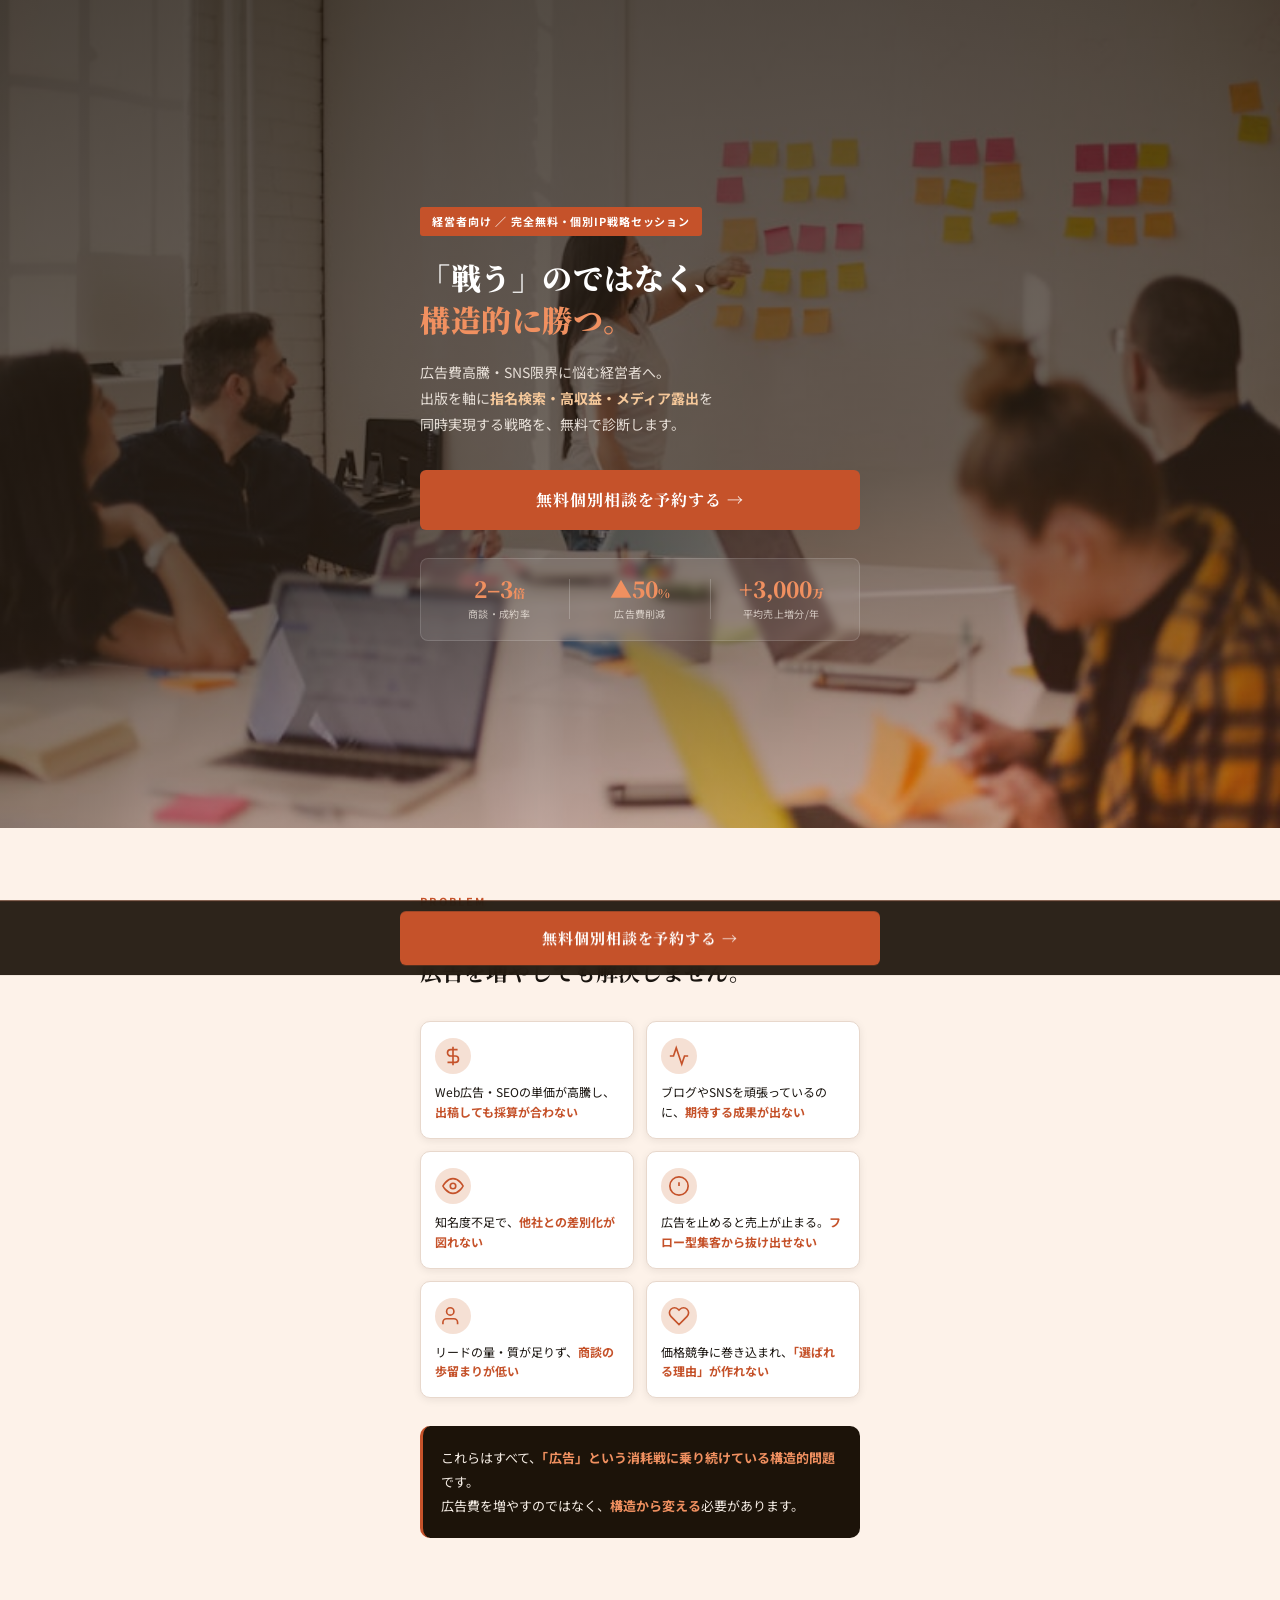
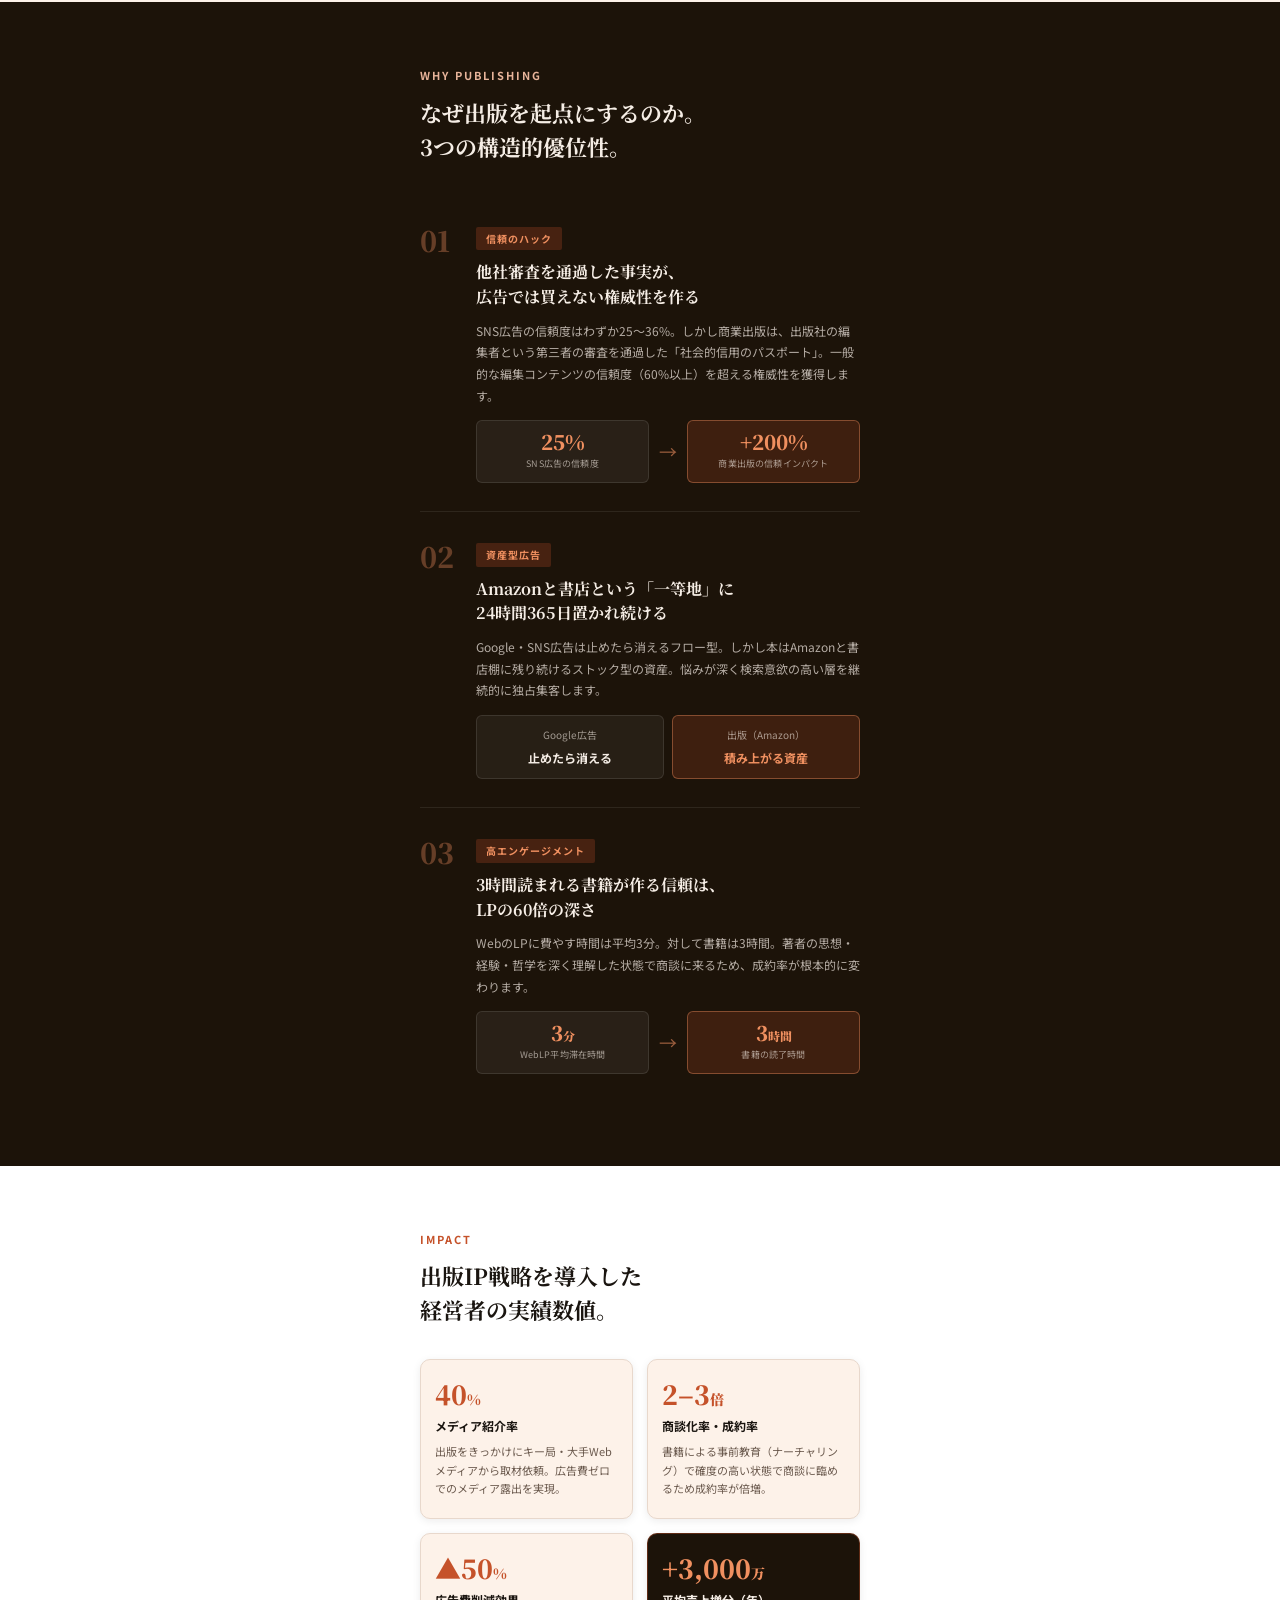
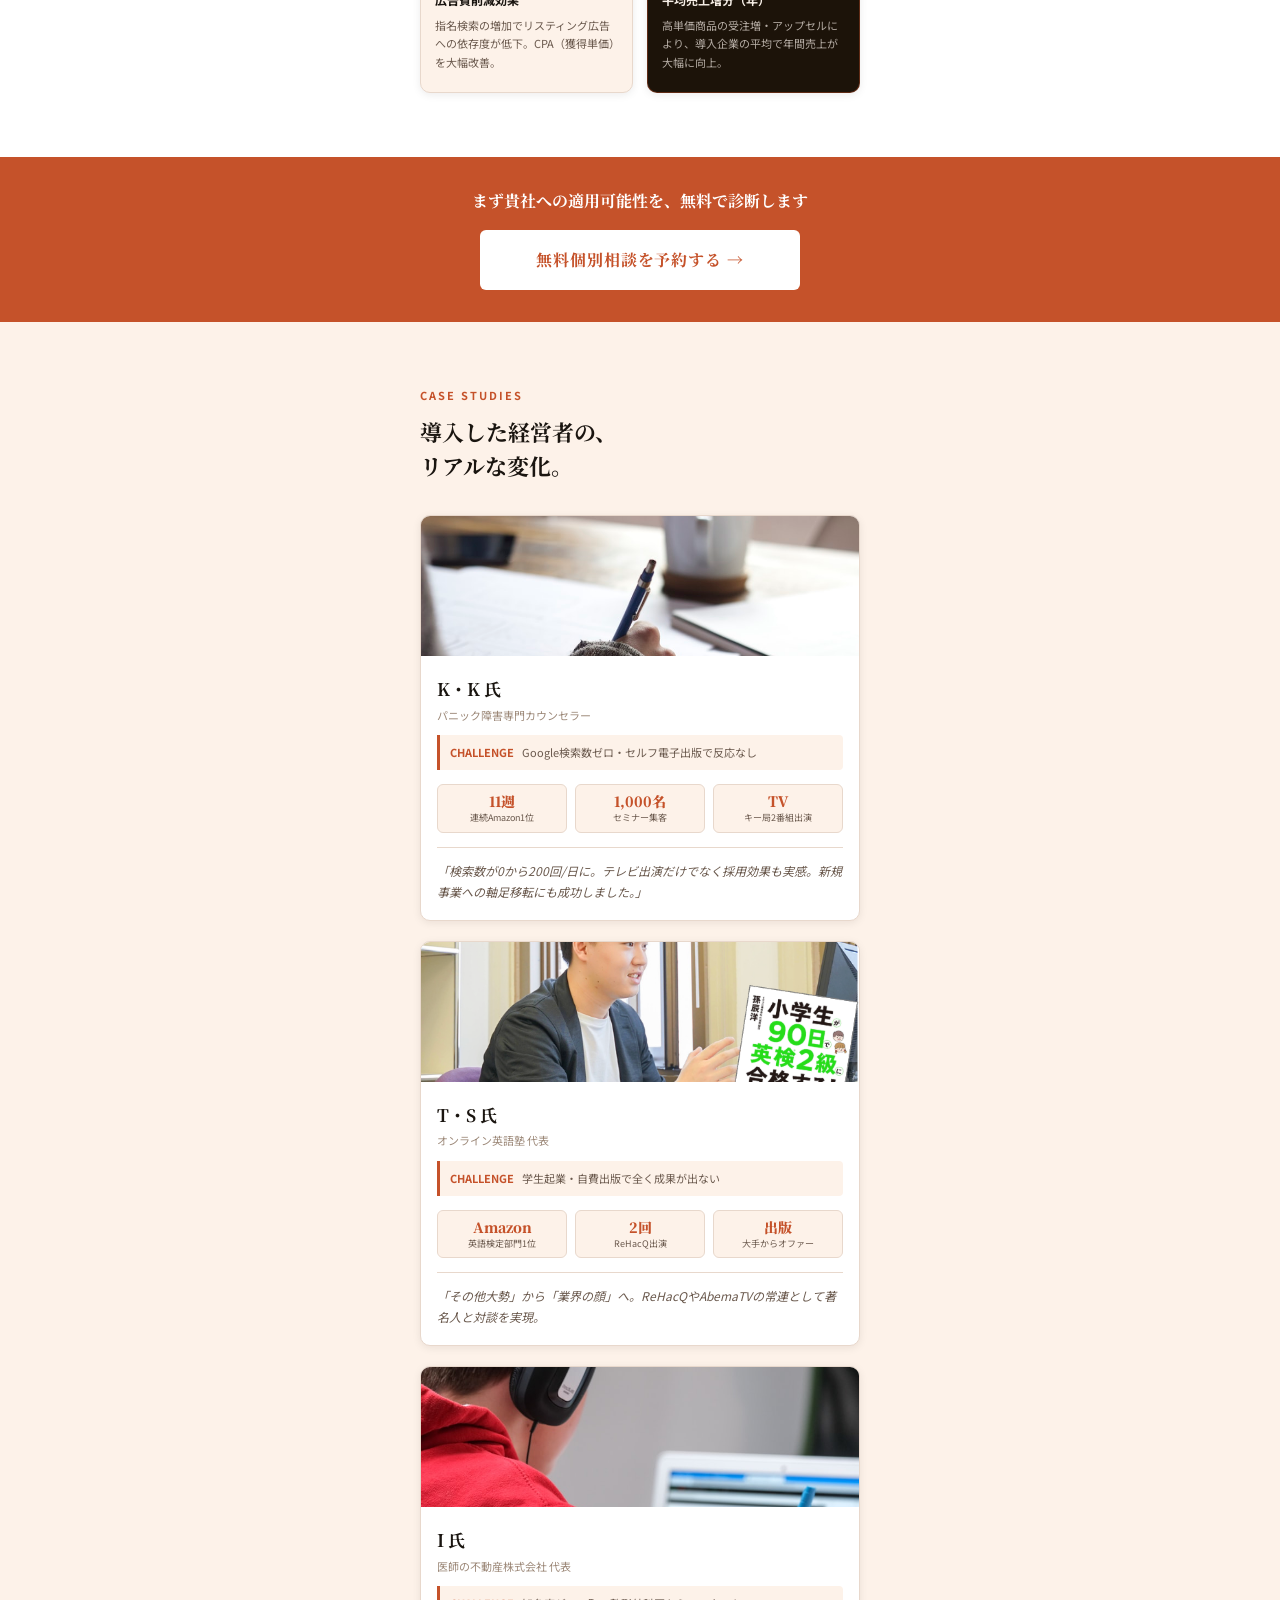
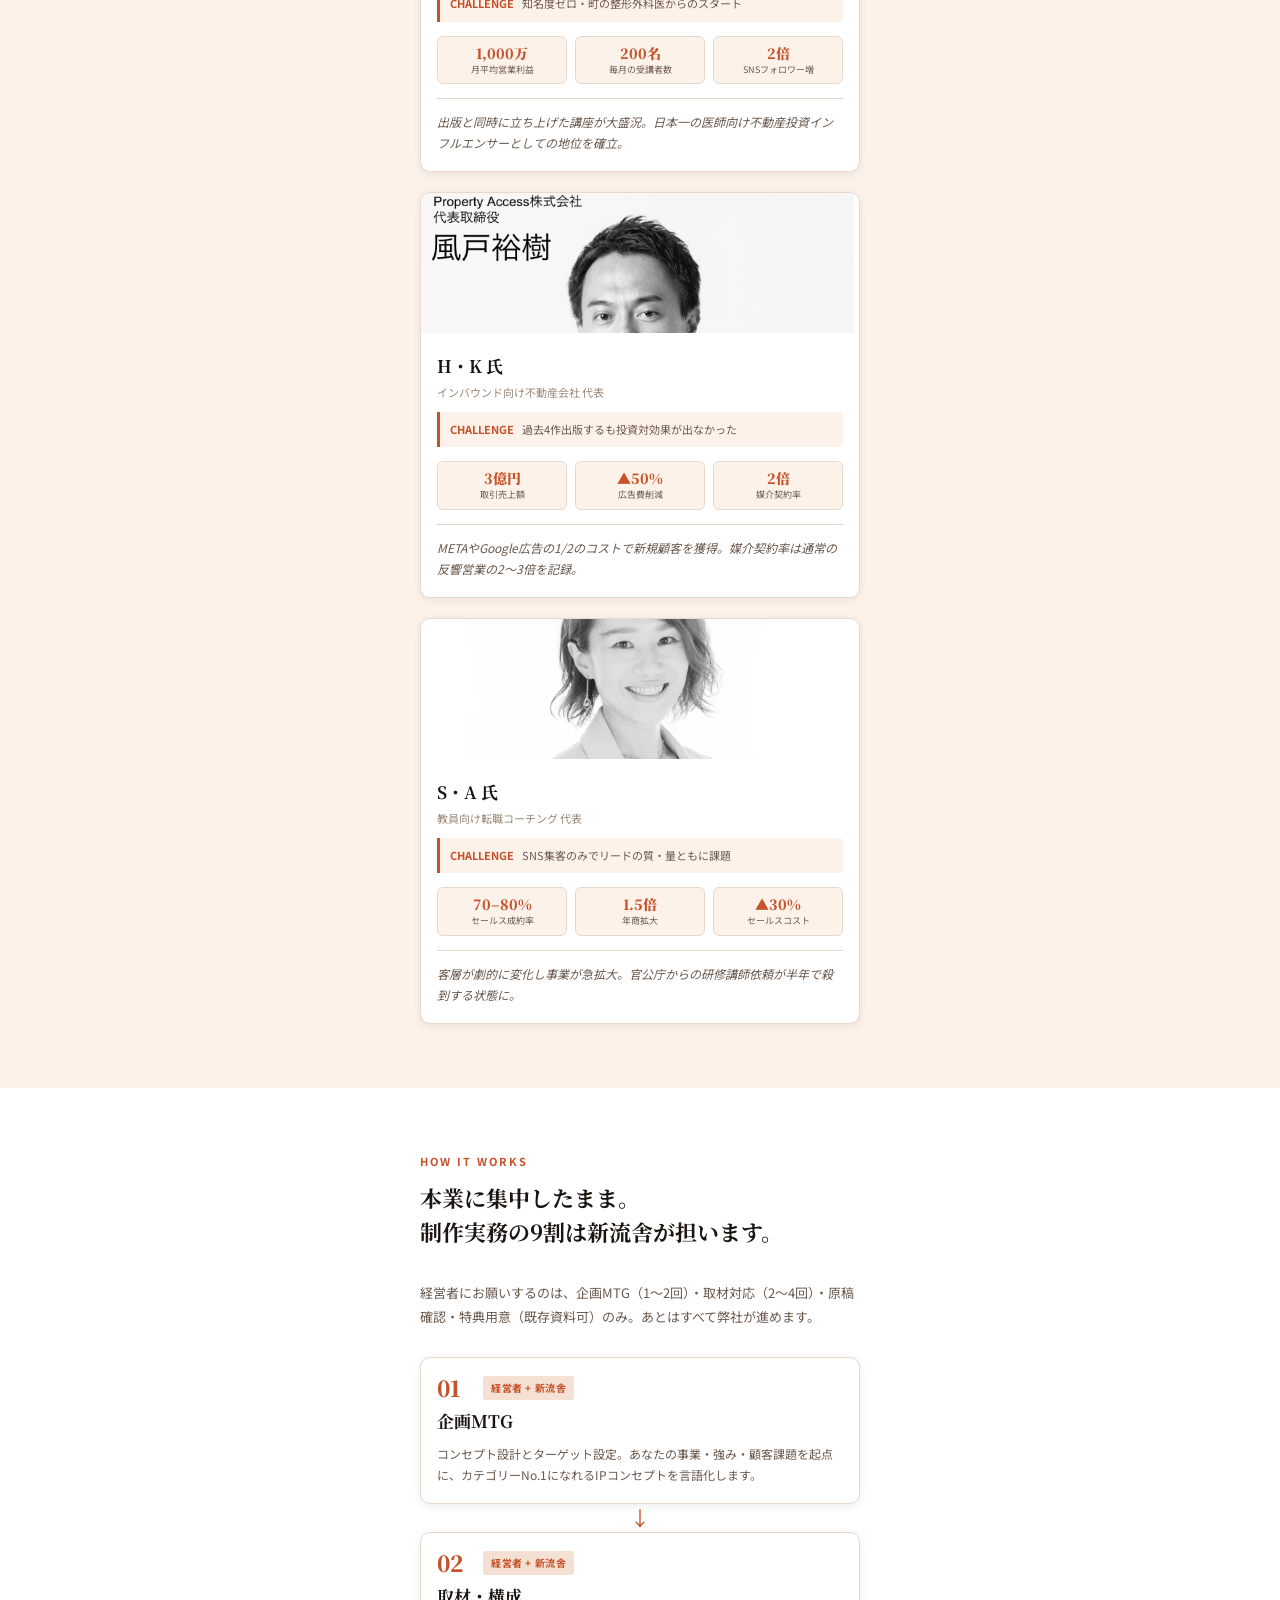
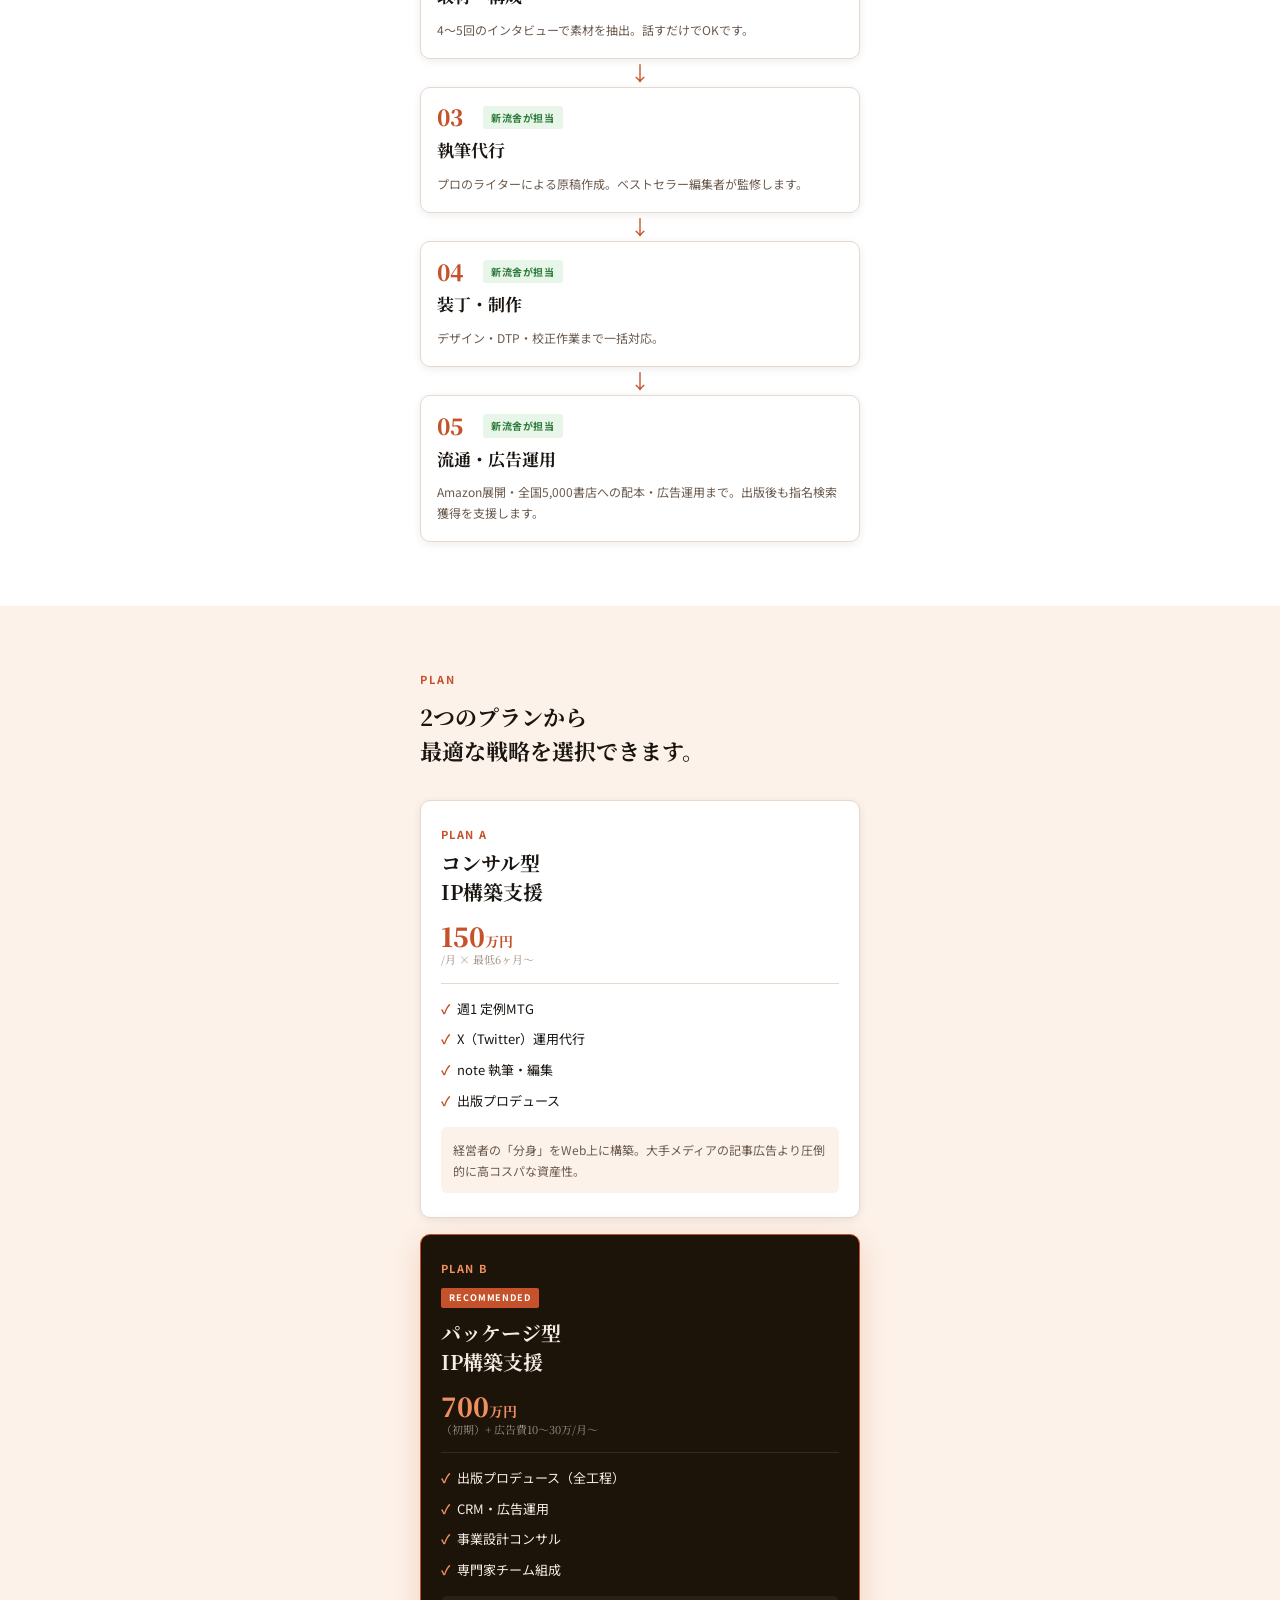
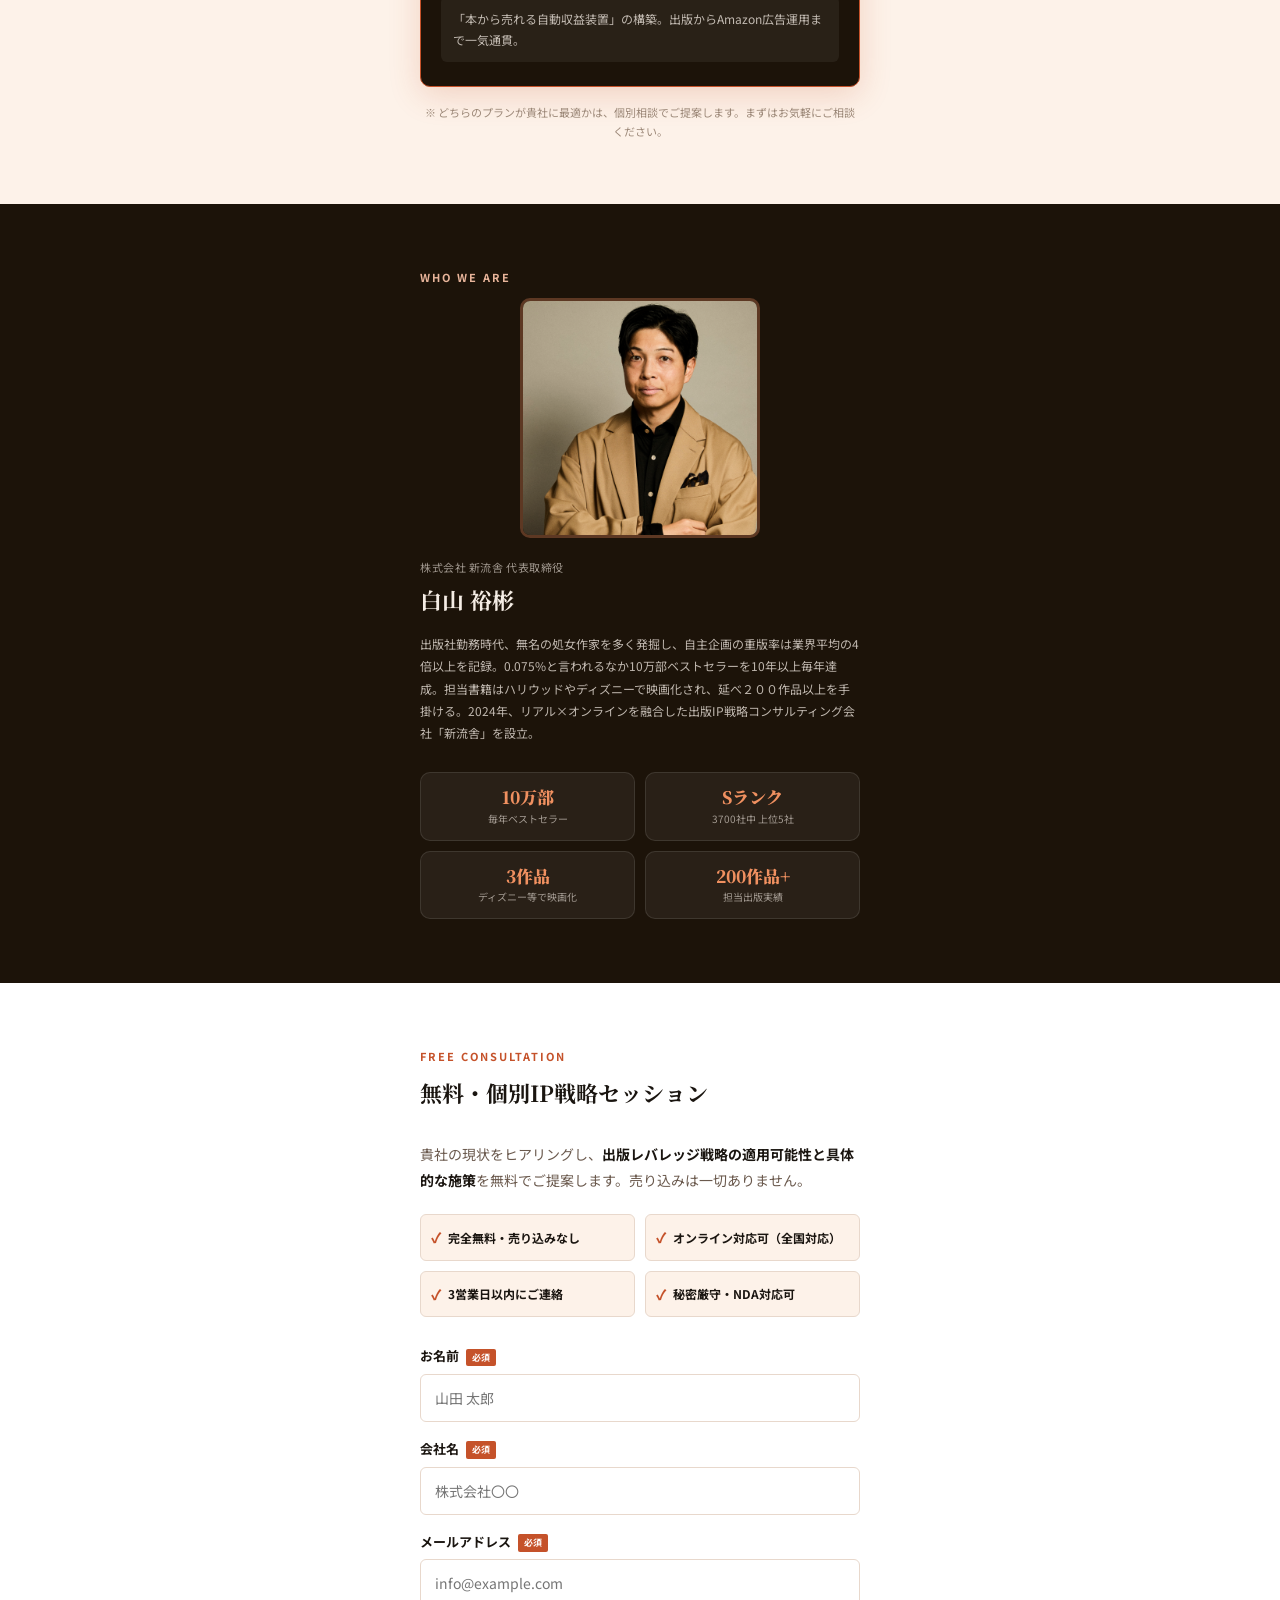
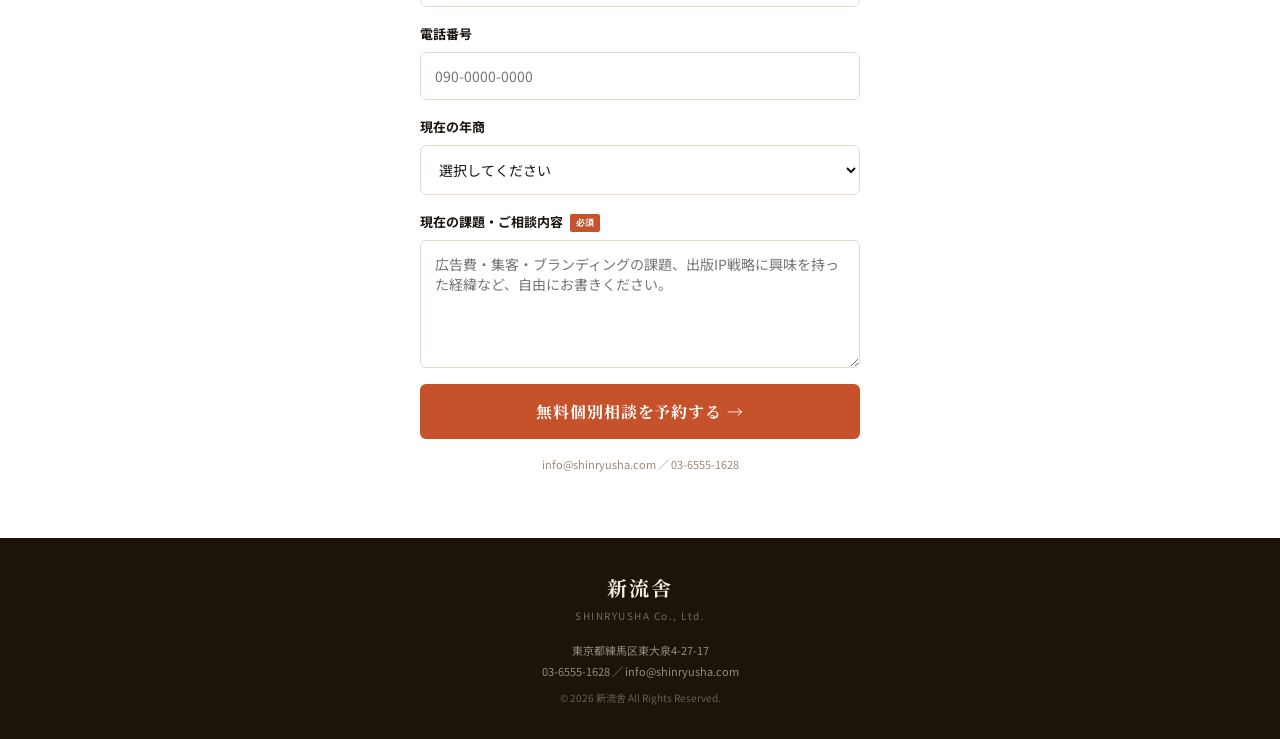
<file: v4/index.html>
<!DOCTYPE html>
<html lang="ja">
<head>
  <meta charset="UTF-8">
  <meta name="viewport" content="width=device-width, initial-scale=1.0">
  <title>無料・個別IP戦略セッション｜新流舎</title>
  <meta name="description" content="広告費に頼らず「構造的に勝つ」出版レバレッジ戦略を、貴社の現状をもとに無料で診断します。経営者向け個別相談会。">
  <meta property="og:title" content="「戦う」のではなく、構造的に勝つ。｜無料IP戦略セッション">
  <meta property="og:description" content="出版を起点に、指名検索・高収益・メディア露出を同時実現する戦略を経営者向けに無料で提案します。">
  <meta property="og:type" content="website">
  <meta property="og:image" content="images/og-image.jpg">
  <link rel="icon" type="image/png" href="../favicon-logo.png">
  <link rel="preconnect" href="https://fonts.googleapis.com">
  <link rel="preconnect" href="https://fonts.gstatic.com" crossorigin>
  <link href="https://fonts.googleapis.com/css2?family=Noto+Serif+JP:wght@400;700;900&family=Noto+Sans+JP:wght@400;500;700&display=swap" rel="stylesheet">
  <link rel="stylesheet" href="style.css">
</head>
<body>

  <!-- ヒーロー -->
  <section class="hero">
    <div class="hero-bg" style="background-image: url('images/strategy-meeting.jpg');"></div>
    <div class="hero-overlay"></div>
    <div class="hero-body">
      <p class="hero-badge">経営者向け ／ 完全無料・個別IP戦略セッション</p>
      <h1 class="hero-title">
        「戦う」のではなく、<br>
        <span class="hero-accent">構造的に勝つ。</span>
      </h1>
      <p class="hero-sub">
        広告費高騰・SNS限界に悩む経営者へ。<br>
        出版を軸に<strong>指名検索・高収益・メディア露出</strong>を<br>
        同時実現する戦略を、無料で診断します。
      </p>
      <a href="#contact" class="btn-cta">無料個別相談を予約する →</a>
      <div class="hero-metrics">
        <div class="hero-metric">
          <span class="hero-metric-num">2–3<small>倍</small></span>
          <span class="hero-metric-label">商談・成約率</span>
        </div>
        <div class="hero-metric-div"></div>
        <div class="hero-metric">
          <span class="hero-metric-num">▲50<small>%</small></span>
          <span class="hero-metric-label">広告費削減</span>
        </div>
        <div class="hero-metric-div"></div>
        <div class="hero-metric">
          <span class="hero-metric-num">+3,000<small>万</small></span>
          <span class="hero-metric-label">平均売上増分/年</span>
        </div>
      </div>
    </div>
  </section>

  <!-- 課題 -->
  <section class="section section-warm" id="problem">
    <div class="container">
      <p class="section-eyebrow">PROBLEM</p>
      <h2 class="section-title">その課題、<br>広告を増やしても解決しません。</h2>
      <div class="problem-grid">
        <div class="problem-card">
          <span class="problem-icon">
            <svg width="22" height="22" viewBox="0 0 24 24" fill="none" stroke="currentColor" stroke-width="1.8"><path d="M12 2v20M17 5H9.5a3.5 3.5 0 000 7h5a3.5 3.5 0 010 7H6"/></svg>
          </span>
          <p>Web広告・SEOの単価が高騰し、<strong>出稿しても採算が合わない</strong></p>
        </div>
        <div class="problem-card">
          <span class="problem-icon">
            <svg width="22" height="22" viewBox="0 0 24 24" fill="none" stroke="currentColor" stroke-width="1.8"><polyline points="22 12 18 12 15 21 9 3 6 12 2 12"/></svg>
          </span>
          <p>ブログやSNSを頑張っているのに、<strong>期待する成果が出ない</strong></p>
        </div>
        <div class="problem-card">
          <span class="problem-icon">
            <svg width="22" height="22" viewBox="0 0 24 24" fill="none" stroke="currentColor" stroke-width="1.8"><path d="M1 12s4-8 11-8 11 8 11 8-4 8-11 8-11-8-11-8z"/><circle cx="12" cy="12" r="3"/></svg>
          </span>
          <p>知名度不足で、<strong>他社との差別化が図れない</strong></p>
        </div>
        <div class="problem-card">
          <span class="problem-icon">
            <svg width="22" height="22" viewBox="0 0 24 24" fill="none" stroke="currentColor" stroke-width="1.8"><circle cx="12" cy="12" r="10"/><line x1="12" y1="8" x2="12" y2="12"/><line x1="12" y1="16" x2="12.01" y2="16"/></svg>
          </span>
          <p>広告を止めると売上が止まる。<strong>フロー型集客から抜け出せない</strong></p>
        </div>
        <div class="problem-card">
          <span class="problem-icon">
            <svg width="22" height="22" viewBox="0 0 24 24" fill="none" stroke="currentColor" stroke-width="1.8"><path d="M17 21v-2a4 4 0 00-4-4H5a4 4 0 00-4 4v2"/><circle cx="9" cy="7" r="4"/></svg>
          </span>
          <p>リードの量・質が足りず、<strong>商談の歩留まりが低い</strong></p>
        </div>
        <div class="problem-card">
          <span class="problem-icon">
            <svg width="22" height="22" viewBox="0 0 24 24" fill="none" stroke="currentColor" stroke-width="1.8"><path d="M20.84 4.61a5.5 5.5 0 00-7.78 0L12 5.67l-1.06-1.06a5.5 5.5 0 00-7.78 7.78l1.06 1.06L12 21.23l7.78-7.78 1.06-1.06a5.5 5.5 0 000-7.78z"/></svg>
          </span>
          <p>価格競争に巻き込まれ、<strong>「選ばれる理由」が作れない</strong></p>
        </div>
      </div>
      <div class="problem-insight">
        <p class="problem-insight-text">これらはすべて、<strong>「広告」という消耗戦に乗り続けている構造的問題</strong>です。<br>広告費を増やすのではなく、<strong>構造から変える</strong>必要があります。</p>
      </div>
    </div>
  </section>

  <!-- Why Publishing -->
  <section class="section section-dark" id="why">
    <div class="container">
      <p class="section-eyebrow eyebrow-light">WHY PUBLISHING</p>
      <h2 class="section-title section-title-light">なぜ出版を起点にするのか。<br>3つの構造的優位性。</h2>
      <div class="why-list">

        <div class="why-item">
          <div class="why-num">01</div>
          <div class="why-body">
            <div class="why-tag">信頼のハック</div>
            <h3>他社審査を通過した事実が、<br>広告では買えない権威性を作る</h3>
            <p>SNS広告の信頼度はわずか25〜36%。しかし商業出版は、出版社の編集者という第三者の審査を通過した「社会的信用のパスポート」。一般的な編集コンテンツの信頼度（60%以上）を超える権威性を獲得します。</p>
            <div class="why-stat-row">
              <div class="why-stat">
                <span class="why-stat-val">25%</span>
                <span class="why-stat-label">SNS広告の信頼度</span>
              </div>
              <div class="why-stat-arrow">→</div>
              <div class="why-stat why-stat-hi">
                <span class="why-stat-val">+200%</span>
                <span class="why-stat-label">商業出版の信頼インパクト</span>
              </div>
            </div>
          </div>
        </div>

        <div class="why-item">
          <div class="why-num">02</div>
          <div class="why-body">
            <div class="why-tag">資産型広告</div>
            <h3>Amazonと書店という「一等地」に<br>24時間365日置かれ続ける</h3>
            <p>Google・SNS広告は止めたら消えるフロー型。しかし本はAmazonと書店棚に残り続けるストック型の資産。悩みが深く検索意欲の高い層を継続的に独占集客します。</p>
            <div class="why-compare">
              <div class="why-compare-item why-compare-bad">
                <span class="why-compare-label">Google広告</span>
                <span class="why-compare-val">止めたら消える</span>
              </div>
              <div class="why-compare-item why-compare-good">
                <span class="why-compare-label">出版（Amazon）</span>
                <span class="why-compare-val">積み上がる資産</span>
              </div>
            </div>
          </div>
        </div>

        <div class="why-item">
          <div class="why-num">03</div>
          <div class="why-body">
            <div class="why-tag">高エンゲージメント</div>
            <h3>3時間読まれる書籍が作る信頼は、<br>LPの60倍の深さ</h3>
            <p>WebのLPに費やす時間は平均3分。対して書籍は3時間。著者の思想・経験・哲学を深く理解した状態で商談に来るため、成約率が根本的に変わります。</p>
            <div class="why-stat-row">
              <div class="why-stat">
                <span class="why-stat-val">3<small>分</small></span>
                <span class="why-stat-label">WebLP平均滞在時間</span>
              </div>
              <div class="why-stat-arrow">→</div>
              <div class="why-stat why-stat-hi">
                <span class="why-stat-val">3<small>時間</small></span>
                <span class="why-stat-label">書籍の読了時間</span>
              </div>
            </div>
          </div>
        </div>

      </div>
    </div>
  </section>

  <!-- 成果指標 -->
  <section class="section section-white" id="impact">
    <div class="container">
      <p class="section-eyebrow">IMPACT</p>
      <h2 class="section-title">出版IP戦略を導入した<br>経営者の実績数値。</h2>
      <div class="impact-grid">
        <div class="impact-card">
          <p class="impact-num">40<span>%</span></p>
          <p class="impact-title">メディア紹介率</p>
          <p class="impact-desc">出版をきっかけにキー局・大手Webメディアから取材依頼。広告費ゼロでのメディア露出を実現。</p>
        </div>
        <div class="impact-card">
          <p class="impact-num">2–3<span>倍</span></p>
          <p class="impact-title">商談化率・成約率</p>
          <p class="impact-desc">書籍による事前教育（ナーチャリング）で確度の高い状態で商談に臨めるため成約率が倍増。</p>
        </div>
        <div class="impact-card">
          <p class="impact-num">▲50<span>%</span></p>
          <p class="impact-title">広告費削減効果</p>
          <p class="impact-desc">指名検索の増加でリスティング広告への依存度が低下。CPA（獲得単価）を大幅改善。</p>
        </div>
        <div class="impact-card impact-card-accent">
          <p class="impact-num">+3,000<span>万</span></p>
          <p class="impact-title">平均売上増分（年）</p>
          <p class="impact-desc">高単価商品の受注増・アップセルにより、導入企業の平均で年間売上が大幅に向上。</p>
        </div>
      </div>
    </div>
  </section>

  <!-- 中間CTA -->
  <div class="mid-cta">
    <div class="container">
      <p class="mid-cta-text">まず貴社への適用可能性を、無料で診断します</p>
      <a href="#contact" class="btn-cta">無料個別相談を予約する →</a>
    </div>
  </div>

  <!-- 実績事例 -->
  <section class="section section-warm" id="proof">
    <div class="container">
      <p class="section-eyebrow">CASE STUDIES</p>
      <h2 class="section-title">導入した経営者の、<br>リアルな変化。</h2>

      <div class="case-list">

        <div class="case-card">
          <div class="case-photo" style="background-image: url('images/kagura.png');"></div>
          <div class="case-body">
            <div class="case-header">
              <p class="case-name">K・K 氏</p>
              <p class="case-role">パニック障害専門カウンセラー</p>
            </div>
            <p class="case-challenge"><span>CHALLENGE</span> Google検索数ゼロ・セルフ電子出版で反応なし</p>
            <div class="case-results">
              <div class="case-result">
                <span class="case-result-num">11週</span>
                <span class="case-result-label">連続Amazon1位</span>
              </div>
              <div class="case-result">
                <span class="case-result-num">1,000名</span>
                <span class="case-result-label">セミナー集客</span>
              </div>
              <div class="case-result">
                <span class="case-result-num">TV</span>
                <span class="case-result-label">キー局2番組出演</span>
              </div>
            </div>
            <p class="case-quote">「検索数が0から200回/日に。テレビ出演だけでなく採用効果も実感。新規事業への軸足移転にも成功しました。」</p>
          </div>
        </div>

        <div class="case-card">
          <div class="case-photo" style="background-image: url('images/son_original.png');"></div>
          <div class="case-body">
            <div class="case-header">
              <p class="case-name">T・S 氏</p>
              <p class="case-role">オンライン英語塾 代表</p>
            </div>
            <p class="case-challenge"><span>CHALLENGE</span> 学生起業・自費出版で全く成果が出ない</p>
            <div class="case-results">
              <div class="case-result">
                <span class="case-result-num">Amazon</span>
                <span class="case-result-label">英語検定部門1位</span>
              </div>
              <div class="case-result">
                <span class="case-result-num">2回</span>
                <span class="case-result-label">ReHacQ出演</span>
              </div>
              <div class="case-result">
                <span class="case-result-num">出版</span>
                <span class="case-result-label">大手からオファー</span>
              </div>
            </div>
            <p class="case-quote">「その他大勢」から「業界の顔」へ。ReHacQやAbemaTVの常連として著名人と対談を実現。</p>
          </div>
        </div>

        <div class="case-card">
          <div class="case-photo" style="background-image: url('images/inase.png');"></div>
          <div class="case-body">
            <div class="case-header">
              <p class="case-name">I 氏</p>
              <p class="case-role">医師の不動産株式会社 代表</p>
            </div>
            <p class="case-challenge"><span>CHALLENGE</span> 知名度ゼロ・町の整形外科医からのスタート</p>
            <div class="case-results">
              <div class="case-result">
                <span class="case-result-num">1,000万</span>
                <span class="case-result-label">月平均営業利益</span>
              </div>
              <div class="case-result">
                <span class="case-result-num">200名</span>
                <span class="case-result-label">毎月の受講者数</span>
              </div>
              <div class="case-result">
                <span class="case-result-num">2倍</span>
                <span class="case-result-label">SNSフォロワー増</span>
              </div>
            </div>
            <p class="case-quote">出版と同時に立ち上げた講座が大盛況。日本一の医師向け不動産投資インフルエンサーとしての地位を確立。</p>
          </div>
        </div>

        <div class="case-card">
          <div class="case-photo" style="background-image: url('images/kazeto_original.png'); background-position: center top;"></div>
          <div class="case-body">
            <div class="case-header">
              <p class="case-name">H・K 氏</p>
              <p class="case-role">インバウンド向け不動産会社 代表</p>
            </div>
            <p class="case-challenge"><span>CHALLENGE</span> 過去4作出版するも投資対効果が出なかった</p>
            <div class="case-results">
              <div class="case-result">
                <span class="case-result-num">3億円</span>
                <span class="case-result-label">取引売上額</span>
              </div>
              <div class="case-result">
                <span class="case-result-num">▲50%</span>
                <span class="case-result-label">広告費削減</span>
              </div>
              <div class="case-result">
                <span class="case-result-num">2倍</span>
                <span class="case-result-label">媒介契約率</span>
              </div>
            </div>
            <p class="case-quote">METAやGoogle広告の1/2のコストで新規顧客を獲得。媒介契約率は通常の反響営業の2〜3倍を記録。</p>
          </div>
        </div>

        <div class="case-card">
          <div class="case-photo" style="background-image: url('images/arakawa.png'); background-position: center 5%;"></div>
          <div class="case-body">
            <div class="case-header">
              <p class="case-name">S・A 氏</p>
              <p class="case-role">教員向け転職コーチング 代表</p>
            </div>
            <p class="case-challenge"><span>CHALLENGE</span> SNS集客のみでリードの質・量ともに課題</p>
            <div class="case-results">
              <div class="case-result">
                <span class="case-result-num">70–80%</span>
                <span class="case-result-label">セールス成約率</span>
              </div>
              <div class="case-result">
                <span class="case-result-num">1.5倍</span>
                <span class="case-result-label">年商拡大</span>
              </div>
              <div class="case-result">
                <span class="case-result-num">▲30%</span>
                <span class="case-result-label">セールスコスト</span>
              </div>
            </div>
            <p class="case-quote">客層が劇的に変化し事業が急拡大。官公庁からの研修講師依頼が半年で殺到する状態に。</p>
          </div>
        </div>

      </div>
    </div>
  </section>

  <!-- 丸投げOK -->
  <section class="section section-white" id="how">
    <div class="container">
      <p class="section-eyebrow">HOW IT WORKS</p>
      <h2 class="section-title">本業に集中したまま。<br>制作実務の9割は新流舎が担います。</h2>
      <p class="how-lead">経営者にお願いするのは、企画MTG（1〜2回）・取材対応（2〜4回）・原稿確認・特典用意（既存資料可）のみ。あとはすべて弊社が進めます。</p>

      <div class="flow-steps">
        <div class="flow-step">
          <div class="flow-step-head">
            <span class="flow-num">01</span>
            <span class="flow-who flow-who-both">経営者 + 新流舎</span>
          </div>
          <h3>企画MTG</h3>
          <p>コンセプト設計とターゲット設定。あなたの事業・強み・顧客課題を起点に、カテゴリーNo.1になれるIPコンセプトを言語化します。</p>
        </div>
        <div class="flow-arrow">↓</div>
        <div class="flow-step">
          <div class="flow-step-head">
            <span class="flow-num">02</span>
            <span class="flow-who flow-who-both">経営者 + 新流舎</span>
          </div>
          <h3>取材・構成</h3>
          <p>4〜5回のインタビューで素材を抽出。話すだけでOKです。</p>
        </div>
        <div class="flow-arrow">↓</div>
        <div class="flow-step">
          <div class="flow-step-head">
            <span class="flow-num">03</span>
            <span class="flow-who flow-who-us">新流舎が担当</span>
          </div>
          <h3>執筆代行</h3>
          <p>プロのライターによる原稿作成。ベストセラー編集者が監修します。</p>
        </div>
        <div class="flow-arrow">↓</div>
        <div class="flow-step">
          <div class="flow-step-head">
            <span class="flow-num">04</span>
            <span class="flow-who flow-who-us">新流舎が担当</span>
          </div>
          <h3>装丁・制作</h3>
          <p>デザイン・DTP・校正作業まで一括対応。</p>
        </div>
        <div class="flow-arrow">↓</div>
        <div class="flow-step">
          <div class="flow-step-head">
            <span class="flow-num">05</span>
            <span class="flow-who flow-who-us">新流舎が担当</span>
          </div>
          <h3>流通・広告運用</h3>
          <p>Amazon展開・全国5,000書店への配本・広告運用まで。出版後も指名検索獲得を支援します。</p>
        </div>
      </div>
    </div>
  </section>

  <!-- プラン -->
  <section class="section section-warm" id="plan">
    <div class="container">
      <p class="section-eyebrow">PLAN</p>
      <h2 class="section-title">2つのプランから<br>最適な戦略を選択できます。</h2>
      <div class="plan-grid">

        <div class="plan-card">
          <p class="plan-tag">PLAN A</p>
          <h3 class="plan-name">コンサル型<br>IP構築支援</h3>
          <p class="plan-price">150<span>万円</span><small>/月 × 最低6ヶ月〜</small></p>
          <ul class="plan-items">
            <li>週1 定例MTG</li>
            <li>X（Twitter）運用代行</li>
            <li>note 執筆・編集</li>
            <li>出版プロデュース</li>
          </ul>
          <p class="plan-benefit">経営者の「分身」をWeb上に構築。大手メディアの記事広告より圧倒的に高コスパな資産性。</p>
        </div>

        <div class="plan-card plan-card-featured">
          <p class="plan-tag">PLAN B</p>
          <p class="plan-recommended">RECOMMENDED</p>
          <h3 class="plan-name">パッケージ型<br>IP構築支援</h3>
          <p class="plan-price">700<span>万円</span><small>（初期）+ 広告費10〜30万/月〜</small></p>
          <ul class="plan-items">
            <li>出版プロデュース（全工程）</li>
            <li>CRM・広告運用</li>
            <li>事業設計コンサル</li>
            <li>専門家チーム組成</li>
          </ul>
          <p class="plan-benefit">「本から売れる自動収益装置」の構築。出版からAmazon広告運用まで一気通貫。</p>
        </div>

      </div>
      <p class="plan-note">※ どちらのプランが貴社に最適かは、個別相談でご提案します。まずはお気軽にご相談ください。</p>
    </div>
  </section>

  <!-- 新流舎について -->
  <section class="section section-dark" id="who">
    <div class="container">
      <p class="section-eyebrow eyebrow-light">WHO WE ARE</p>
      <div class="who-wrap">
        <img src="images/shiroyamasan.png" alt="白山 裕彬" class="who-photo">
        <div class="who-body">
          <p class="who-company">株式会社 新流舎 代表取締役</p>
          <p class="who-name">白山 裕彬</p>
          <p class="who-desc">出版社勤務時代、無名の処女作家を多く発掘し、自主企画の重版率は業界平均の4倍以上を記録。0.075%と言われるなか10万部ベストセラーを10年以上毎年達成。担当書籍はハリウッドやディズニーで映画化され、延べ２００作品以上を手掛ける。2024年、リアル×オンラインを融合した出版IP戦略コンサルティング会社「新流舎」を設立。</p>
        </div>
      </div>
      <div class="who-stats">
        <div class="who-stat">
          <p class="who-stat-num">10万部</p>
          <p class="who-stat-label">毎年ベストセラー</p>
        </div>
        <div class="who-stat">
          <p class="who-stat-num">Sランク</p>
          <p class="who-stat-label">3700社中 上位5社</p>
        </div>
        <div class="who-stat">
          <p class="who-stat-num">3作品</p>
          <p class="who-stat-label">ディズニー等で映画化</p>
        </div>
        <div class="who-stat">
          <p class="who-stat-num">200作品+</p>
          <p class="who-stat-label">担当出版実績</p>
        </div>
      </div>
    </div>
  </section>

  <!-- 個別相談 -->
  <section class="section section-white" id="contact">
    <div class="container">
      <p class="section-eyebrow">FREE CONSULTATION</p>
      <h2 class="section-title">無料・個別IP戦略セッション</h2>
      <p class="contact-lead">貴社の現状をヒアリングし、<strong>出版レバレッジ戦略の適用可能性と具体的な施策</strong>を無料でご提案します。売り込みは一切ありません。</p>

      <div class="contact-promises">
        <div class="contact-promise">
          <span class="contact-promise-icon">✓</span>
          完全無料・売り込みなし
        </div>
        <div class="contact-promise">
          <span class="contact-promise-icon">✓</span>
          オンライン対応可（全国対応）
        </div>
        <div class="contact-promise">
          <span class="contact-promise-icon">✓</span>
          3営業日以内にご連絡
        </div>
        <div class="contact-promise">
          <span class="contact-promise-icon">✓</span>
          秘密厳守・NDA対応可
        </div>
      </div>

      <form class="contact-form" id="contactForm" action="https://formspree.io/f/YOUR_FORM_ID" method="POST">
        <div class="form-row">
          <div class="form-group">
            <label for="name">お名前 <span class="required">必須</span></label>
            <input type="text" id="name" name="name" required placeholder="山田 太郎">
          </div>
          <div class="form-group">
            <label for="company">会社名 <span class="required">必須</span></label>
            <input type="text" id="company" name="company" required placeholder="株式会社〇〇">
          </div>
        </div>
        <div class="form-row">
          <div class="form-group">
            <label for="email">メールアドレス <span class="required">必須</span></label>
            <input type="email" id="email" name="email" required placeholder="info@example.com">
          </div>
          <div class="form-group">
            <label for="phone">電話番号</label>
            <input type="tel" id="phone" name="phone" placeholder="090-0000-0000">
          </div>
        </div>
        <div class="form-group">
          <label for="revenue">現在の年商</label>
          <select id="revenue" name="revenue">
            <option value="" disabled selected>選択してください</option>
            <option value="under1">〜1億円未満</option>
            <option value="1to3">1億〜3億円</option>
            <option value="3to10">3億〜10億円</option>
            <option value="10to30">10億〜30億円</option>
            <option value="over30">30億円以上</option>
          </select>
        </div>
        <div class="form-group">
          <label for="challenge">現在の課題・ご相談内容 <span class="required">必須</span></label>
          <textarea id="challenge" name="message" rows="5" required placeholder="広告費・集客・ブランディングの課題、出版IP戦略に興味を持った経緯など、自由にお書きください。"></textarea>
        </div>
        <button type="submit" class="btn-cta">無料個別相談を予約する →</button>
        <p class="form-note">info@shinryusha.com ／ 03-6555-1628</p>
      </form>
    </div>
  </section>

  <!-- フッター -->
  <footer class="footer">
    <div class="container footer-inner">
      <div>
        <p class="footer-logo">新流舎</p>
        <p class="footer-sub">SHINRYUSHA Co., Ltd.</p>
      </div>
      <div class="footer-info">
        <p>東京都練馬区東大泉4-27-17</p>
        <p>03-6555-1628 ／ info@shinryusha.com</p>
        <p class="footer-copy">&copy; 2026 新流舎 All Rights Reserved.</p>
      </div>
    </div>
  </footer>

  <!-- 固定CTA -->
  <div class="sticky-cta" id="stickyCta">
    <a href="#contact" class="btn-cta">無料個別相談を予約する →</a>
  </div>

  <script src="script.js"></script>
</body>
</html>
</file>
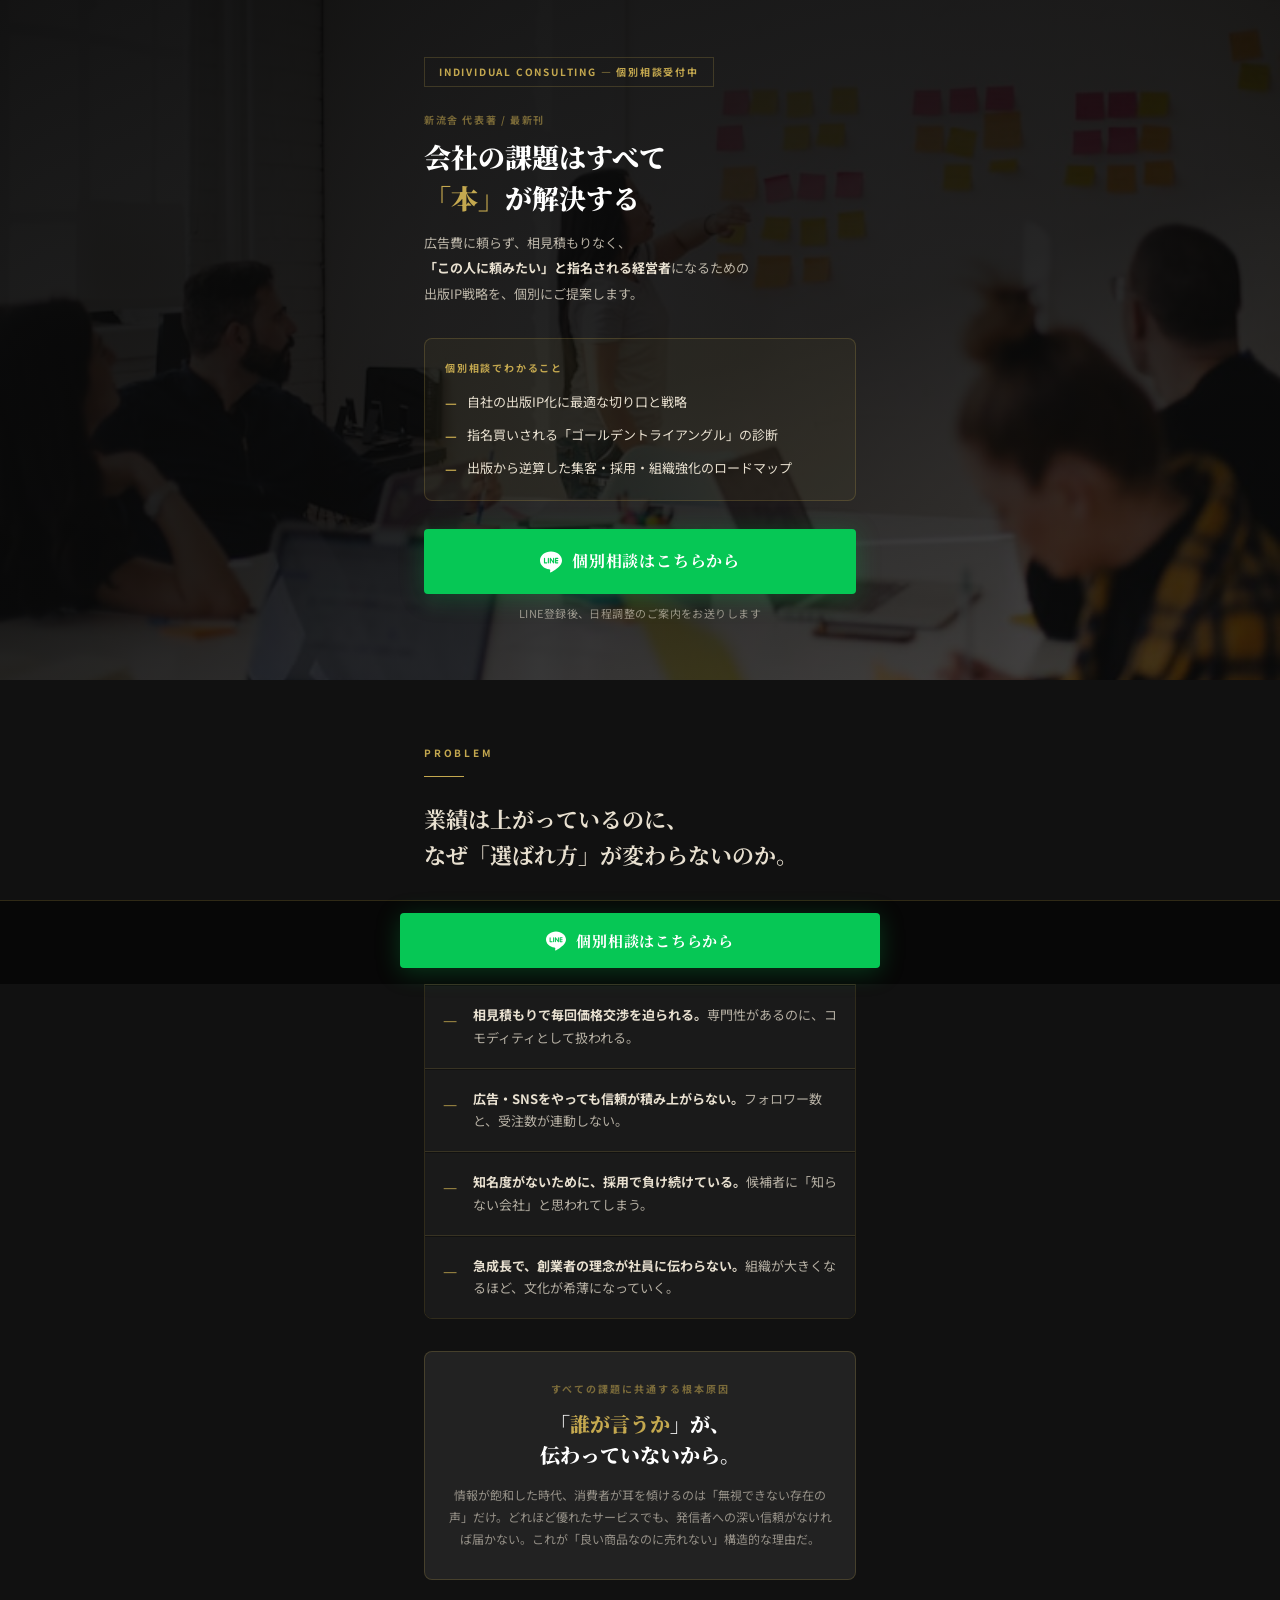
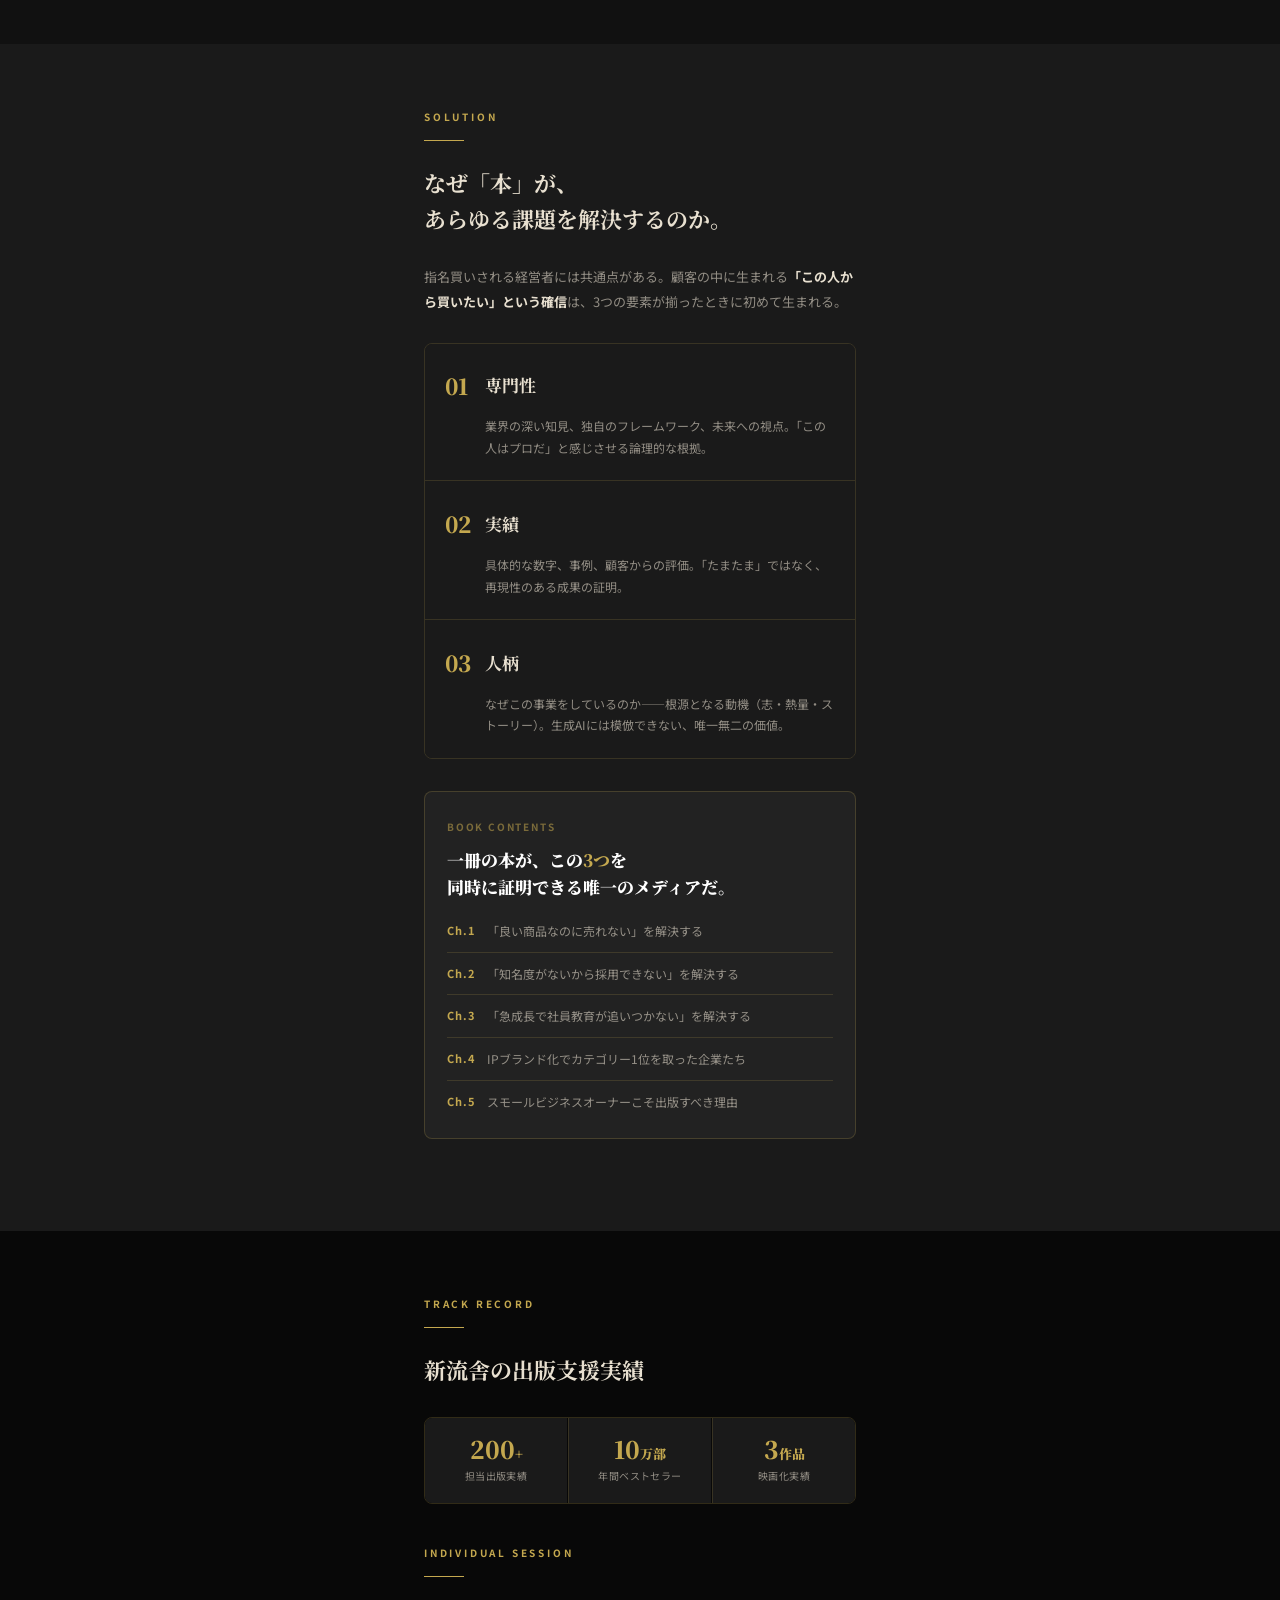
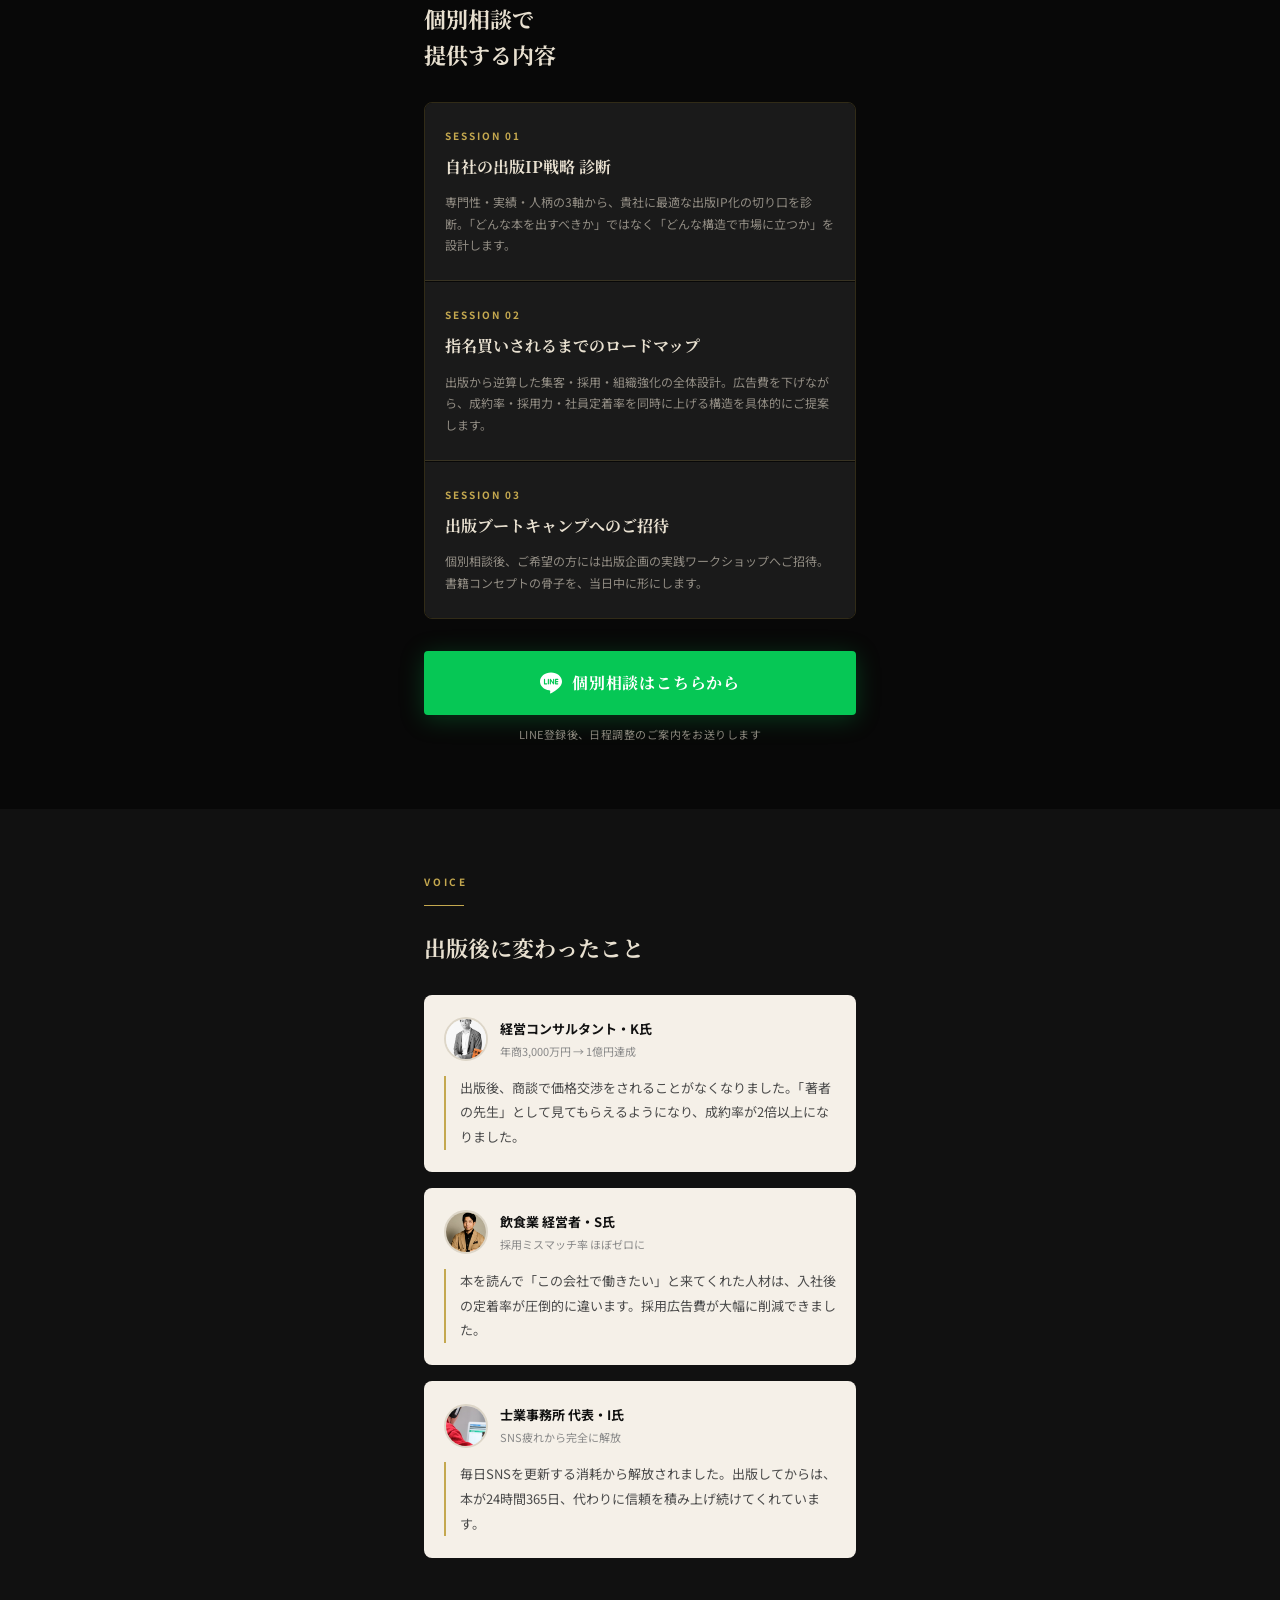
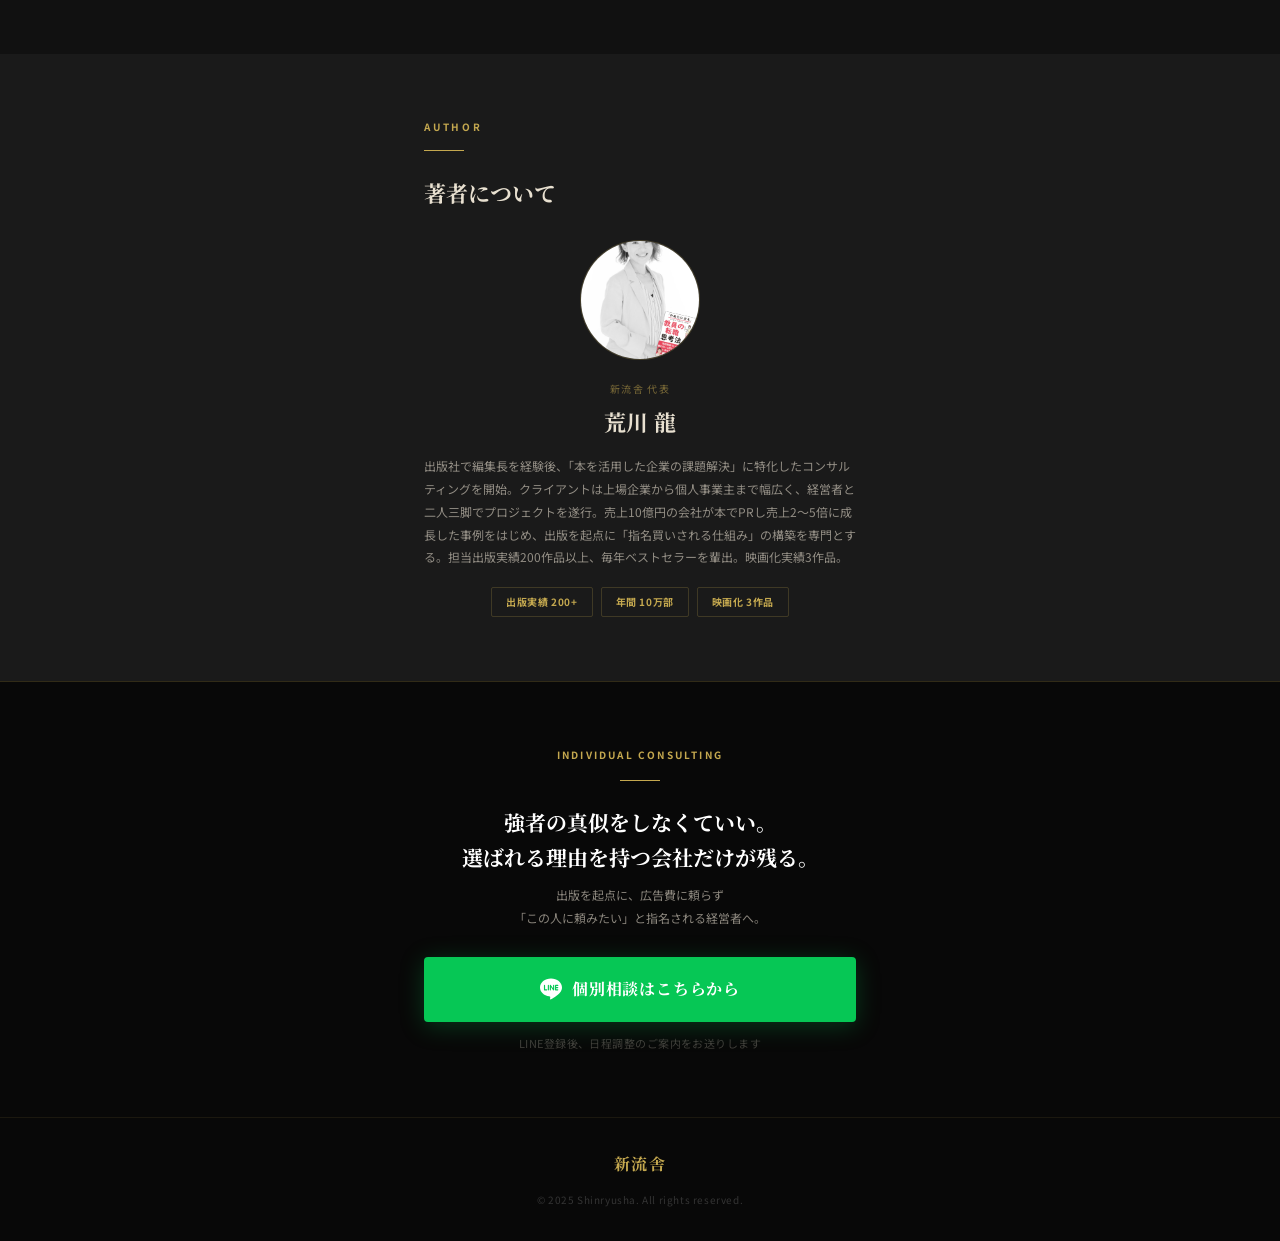
<file: v5/index.html>
<!DOCTYPE html>
<html lang="ja">
<head>
  <meta charset="UTF-8">
  <meta name="viewport" content="width=device-width, initial-scale=1.0">
  <title>個別相談のご案内｜会社の課題はすべて「本」が解決する｜新流舎</title>
  <meta name="description" content="出版を起点に「指名買い」される経営者になる。書籍著者による個別戦略セッションのご案内。">
  <meta property="og:title" content="会社の課題はすべて「本」が解決する｜個別相談のご案内">
  <meta property="og:description" content="良い商品なのに売れない・採用できない・差別化できない。その課題を「出版」が解決する理由。">
  <meta property="og:type" content="website">
  <meta property="og:image" content="images/og-image.jpg">
  <link rel="icon" type="image/png" href="../favicon-logo.png">
  <link rel="preconnect" href="https://fonts.googleapis.com">
  <link rel="preconnect" href="https://fonts.gstatic.com" crossorigin>
  <link href="https://fonts.googleapis.com/css2?family=Noto+Serif+JP:wght@400;700;900&family=Noto+Sans+JP:wght@400;500;700&display=swap" rel="stylesheet">
  <link rel="stylesheet" href="style.css">
</head>
<body>

  <!-- Hero -->
  <section class="hero">
    <div class="hero-img" style="background-image: url('images/strategy-meeting.jpg');"></div>
    <div class="hero-overlay"></div>
    <div class="hero-body">
      <p class="hero-badge">Individual Consulting — 個別相談受付中</p>
      <p class="hero-book-label">新流舎 代表著 / 最新刊</p>
      <h1 class="hero-title">
        会社の課題はすべて<br>
        <span class="hero-accent">「本」</span>が解決する
      </h1>
      <p class="hero-sub">
        広告費に頼らず、相見積もりなく、<br>
        <strong>「この人に頼みたい」と指名される経営者</strong>になるための<br>
        出版IP戦略を、個別にご提案します。
      </p>
      <div class="hero-offer-box">
        <p class="hero-offer-title">個別相談でわかること</p>
        <div class="hero-offer-list">
          <div class="hero-offer-item">自社の出版IP化に最適な切り口と戦略</div>
          <div class="hero-offer-item">指名買いされる「ゴールデントライアングル」の診断</div>
          <div class="hero-offer-item">出版から逆算した集客・採用・組織強化のロードマップ</div>
        </div>
      </div>
      <a href="https://lin.ee/XXXXXXX" class="btn-line">
        <svg width="22" height="22" viewBox="0 0 24 24" fill="currentColor"><path d="M19.365 9.863c.349 0 .63.285.63.631 0 .345-.281.63-.63.63H17.61v1.125h1.755c.349 0 .63.283.63.630 0 .344-.281.629-.63.629h-2.386c-.345 0-.627-.285-.627-.629V8.108c0-.345.282-.63.627-.63h2.386c.349 0 .63.285.63.63 0 .349-.281.63-.63.63H17.61v1.125h1.755zm-3.855 3.016c0 .27-.174.51-.432.596-.064.021-.133.031-.199.031-.211 0-.391-.09-.51-.25l-2.443-3.317v2.94c0 .344-.279.629-.631.629-.346 0-.626-.285-.626-.629V8.108c0-.27.173-.51.43-.595.06-.023.136-.033.194-.033.195 0 .375.104.495.254l2.462 3.33V8.108c0-.345.282-.63.63-.63.345 0 .63.285.63.63v4.771zm-5.741 0c0 .344-.282.629-.631.629-.345 0-.627-.285-.627-.629V8.108c0-.345.282-.63.627-.63.349 0 .631.285.631.63v4.771zm-2.466.629H4.917c-.345 0-.63-.285-.63-.629V8.108c0-.345.285-.63.63-.63.348 0 .63.285.63.63v4.141h1.756c.348 0 .629.283.629.63 0 .344-.281.629-.629.629M24 10.314C24 4.943 18.615.572 12 .572S0 4.943 0 10.314c0 4.811 4.27 8.842 10.035 9.608.391.082.923.258 1.058.59.12.301.079.766.038 1.08l-.164 1.02c-.045.301-.24 1.186 1.049.645 1.291-.539 6.916-4.078 9.436-6.975C23.176 14.393 24 12.458 24 10.314"/></svg>
        個別相談はこちらから
      </a>
      <p class="btn-line-note">LINE登録後、日程調整のご案内をお送りします</p>
    </div>
  </section>

  <!-- Problem -->
  <section class="section section-black2 fade-in">
    <div class="container">
      <p class="section-eyebrow">Problem</p>
      <div class="gold-line gold-line-left"></div>
      <h2 class="section-title">業績は上がっているのに、<br>なぜ「選ばれ方」が変わらないのか。</h2>
      <div class="problem-list">
        <div class="problem-item">
          <span class="problem-dash">—</span>
          <p class="problem-text"><strong>良い商品・サービスを持っているのに売れない。</strong>品質への自信と、市場での評価が一致しない。</p>
        </div>
        <div class="problem-item">
          <span class="problem-dash">—</span>
          <p class="problem-text"><strong>相見積もりで毎回価格交渉を迫られる。</strong>専門性があるのに、コモディティとして扱われる。</p>
        </div>
        <div class="problem-item">
          <span class="problem-dash">—</span>
          <p class="problem-text"><strong>広告・SNSをやっても信頼が積み上がらない。</strong>フォロワー数と、受注数が連動しない。</p>
        </div>
        <div class="problem-item">
          <span class="problem-dash">—</span>
          <p class="problem-text"><strong>知名度がないために、採用で負け続けている。</strong>候補者に「知らない会社」と思われてしまう。</p>
        </div>
        <div class="problem-item">
          <span class="problem-dash">—</span>
          <p class="problem-text"><strong>急成長で、創業者の理念が社員に伝わらない。</strong>組織が大きくなるほど、文化が希薄になっていく。</p>
        </div>
      </div>
      <div class="filter-box">
        <p class="filter-box-label">すべての課題に共通する根本原因</p>
        <h3 class="filter-box-title">「<span>誰が言うか</span>」が、<br>伝わっていないから。</h3>
        <p class="filter-box-desc">情報が飽和した時代、消費者が耳を傾けるのは「無視できない存在の声」だけ。どれほど優れたサービスでも、発信者への深い信頼がなければ届かない。これが「良い商品なのに売れない」構造的な理由だ。</p>
      </div>
    </div>
  </section>

  <!-- Why Book -->
  <section class="section section-black3 fade-in">
    <div class="container">
      <p class="section-eyebrow">Solution</p>
      <div class="gold-line gold-line-left"></div>
      <h2 class="section-title">なぜ「本」が、<br>あらゆる課題を解決するのか。</h2>
      <p class="why-lead">指名買いされる経営者には共通点がある。顧客の中に生まれる<strong>「この人から買いたい」という確信</strong>は、3つの要素が揃ったときに初めて生まれる。</p>
      <div class="triangle-list">
        <div class="triangle-item">
          <div class="triangle-item-head">
            <span class="triangle-num">01</span>
            <span class="triangle-label">専門性</span>
          </div>
          <p class="triangle-desc">業界の深い知見、独自のフレームワーク、未来への視点。「この人はプロだ」と感じさせる論理的な根拠。</p>
        </div>
        <div class="triangle-item">
          <div class="triangle-item-head">
            <span class="triangle-num">02</span>
            <span class="triangle-label">実績</span>
          </div>
          <p class="triangle-desc">具体的な数字、事例、顧客からの評価。「たまたま」ではなく、再現性のある成果の証明。</p>
        </div>
        <div class="triangle-item">
          <div class="triangle-item-head">
            <span class="triangle-num">03</span>
            <span class="triangle-label">人柄</span>
          </div>
          <p class="triangle-desc">なぜこの事業をしているのか——根源となる動機（志・熱量・ストーリー）。生成AIには模倣できない、唯一無二の価値。</p>
        </div>
      </div>
      <div class="book-box">
        <p class="book-title-label">Book Contents</p>
        <h3 class="book-title">一冊の本が、この<span>3つ</span>を<br>同時に証明できる唯一のメディアだ。</h3>
        <div class="book-chapters">
          <div class="book-chapter"><span class="book-chapter-num">Ch.1</span>「良い商品なのに売れない」を解決する</div>
          <div class="book-chapter"><span class="book-chapter-num">Ch.2</span>「知名度がないから採用できない」を解決する</div>
          <div class="book-chapter"><span class="book-chapter-num">Ch.3</span>「急成長で社員教育が追いつかない」を解決する</div>
          <div class="book-chapter"><span class="book-chapter-num">Ch.4</span>IPブランド化でカテゴリー1位を取った企業たち</div>
          <div class="book-chapter"><span class="book-chapter-num">Ch.5</span>スモールビジネスオーナーこそ出版すべき理由</div>
        </div>
      </div>
    </div>
  </section>

  <!-- Stats + Benefit -->
  <section class="section section-black fade-in">
    <div class="container">
      <p class="section-eyebrow">Track Record</p>
      <div class="gold-line gold-line-left"></div>
      <h2 class="section-title">新流舎の出版支援実績</h2>
      <div class="stats-row">
        <div class="stat-item">
          <div class="stat-num">200<small>+</small></div>
          <div class="stat-label">担当出版実績</div>
        </div>
        <div class="stat-item">
          <div class="stat-num">10<small>万部</small></div>
          <div class="stat-label">年間ベストセラー</div>
        </div>
        <div class="stat-item">
          <div class="stat-num">3<small>作品</small></div>
          <div class="stat-label">映画化実績</div>
        </div>
      </div>

      <p class="section-eyebrow">Individual Session</p>
      <div class="gold-line gold-line-left"></div>
      <h2 class="section-title">個別相談で<br>提供する内容</h2>
      <div class="benefit-list">
        <div class="benefit-card">
          <p class="benefit-num">Session 01</p>
          <h3 class="benefit-title">自社の出版IP戦略 診断</h3>
          <p class="benefit-desc">専門性・実績・人柄の3軸から、貴社に最適な出版IP化の切り口を診断。「どんな本を出すべきか」ではなく「どんな構造で市場に立つか」を設計します。</p>
        </div>
        <div class="benefit-card">
          <p class="benefit-num">Session 02</p>
          <h3 class="benefit-title">指名買いされるまでのロードマップ</h3>
          <p class="benefit-desc">出版から逆算した集客・採用・組織強化の全体設計。広告費を下げながら、成約率・採用力・社員定着率を同時に上げる構造を具体的にご提案します。</p>
        </div>
        <div class="benefit-card">
          <p class="benefit-num">Session 03</p>
          <h3 class="benefit-title">出版ブートキャンプへのご招待</h3>
          <p class="benefit-desc">個別相談後、ご希望の方には出版企画の実践ワークショップへご招待。書籍コンセプトの骨子を、当日中に形にします。</p>
        </div>
      </div>

      <a href="https://lin.ee/XXXXXXX" class="btn-line">
        <svg width="22" height="22" viewBox="0 0 24 24" fill="currentColor"><path d="M19.365 9.863c.349 0 .63.285.63.631 0 .345-.281.63-.63.63H17.61v1.125h1.755c.349 0 .63.283.63.630 0 .344-.281.629-.63.629h-2.386c-.345 0-.627-.285-.627-.629V8.108c0-.345.282-.63.627-.63h2.386c.349 0 .63.285.63.63 0 .349-.281.63-.63.63H17.61v1.125h1.755zm-3.855 3.016c0 .27-.174.51-.432.596-.064.021-.133.031-.199.031-.211 0-.391-.09-.51-.25l-2.443-3.317v2.94c0 .344-.279.629-.631.629-.346 0-.626-.285-.626-.629V8.108c0-.27.173-.51.43-.595.06-.023.136-.033.194-.033.195 0 .375.104.495.254l2.462 3.33V8.108c0-.345.282-.63.63-.63.345 0 .63.285.63.63v4.771zm-5.741 0c0 .344-.282.629-.631.629-.345 0-.627-.285-.627-.629V8.108c0-.345.282-.63.627-.63.349 0 .631.285.631.63v4.771zm-2.466.629H4.917c-.345 0-.63-.285-.63-.629V8.108c0-.345.285-.63.63-.63.348 0 .63.285.63.63v4.141h1.756c.348 0 .629.283.629.63 0 .344-.281.629-.629.629M24 10.314C24 4.943 18.615.572 12 .572S0 4.943 0 10.314c0 4.811 4.27 8.842 10.035 9.608.391.082.923.258 1.058.59.12.301.079.766.038 1.08l-.164 1.02c-.045.301-.24 1.186 1.049.645 1.291-.539 6.916-4.078 9.436-6.975C23.176 14.393 24 12.458 24 10.314"/></svg>
        個別相談はこちらから
      </a>
      <p class="btn-line-note">LINE登録後、日程調整のご案内をお送りします</p>
    </div>
  </section>

  <!-- Voice -->
  <section class="section section-black2 fade-in">
    <div class="container">
      <p class="section-eyebrow">Voice</p>
      <div class="gold-line gold-line-left"></div>
      <h2 class="section-title">出版後に変わったこと</h2>
      <div class="voice-list">
        <div class="voice-card">
          <div class="voice-top">
            <img src="images/kazeto_original.png" alt="" class="voice-avatar">
            <div>
              <div class="voice-name">経営コンサルタント・K氏</div>
              <div class="voice-meta">年商3,000万円 → 1億円達成</div>
            </div>
          </div>
          <p class="voice-quote">出版後、商談で価格交渉をされることがなくなりました。「著者の先生」として見てもらえるようになり、成約率が2倍以上になりました。</p>
        </div>
        <div class="voice-card">
          <div class="voice-top">
            <img src="images/shiroyamasan.png" alt="" class="voice-avatar">
            <div>
              <div class="voice-name">飲食業 経営者・S氏</div>
              <div class="voice-meta">採用ミスマッチ率 ほぼゼロに</div>
            </div>
          </div>
          <p class="voice-quote">本を読んで「この会社で働きたい」と来てくれた人材は、入社後の定着率が圧倒的に違います。採用広告費が大幅に削減できました。</p>
        </div>
        <div class="voice-card">
          <div class="voice-top">
            <img src="images/inase.png" alt="" class="voice-avatar">
            <div>
              <div class="voice-name">士業事務所 代表・I氏</div>
              <div class="voice-meta">SNS疲れから完全に解放</div>
            </div>
          </div>
          <p class="voice-quote">毎日SNSを更新する消耗から解放されました。出版してからは、本が24時間365日、代わりに信頼を積み上げ続けてくれています。</p>
        </div>
      </div>
    </div>
  </section>

  <!-- Author -->
  <section class="section section-black3 fade-in">
    <div class="container">
      <p class="section-eyebrow">Author</p>
      <div class="gold-line gold-line-left"></div>
      <h2 class="section-title">著者について</h2>
      <div class="author-wrap">
        <img src="images/arakawa.png" alt="荒川氏" class="author-photo">
        <div>
          <p class="author-label">新流舎 代表</p>
          <h3 class="author-name">荒川 龍</h3>
          <p class="author-desc">出版社で編集長を経験後、「本を活用した企業の課題解決」に特化したコンサルティングを開始。クライアントは上場企業から個人事業主まで幅広く、経営者と二人三脚でプロジェクトを遂行。売上10億円の会社が本でPRし売上2〜5倍に成長した事例をはじめ、出版を起点に「指名買いされる仕組み」の構築を専門とする。担当出版実績200作品以上、毎年ベストセラーを輩出。映画化実績3作品。</p>
          <div class="author-stats">
            <span class="author-stat">出版実績 200+</span>
            <span class="author-stat">年間 10万部</span>
            <span class="author-stat">映画化 3作品</span>
          </div>
        </div>
      </div>
    </div>
  </section>

  <!-- Final CTA -->
  <section class="cta-section fade-in">
    <div class="container">
      <p class="cta-label">Individual Consulting</p>
      <div class="gold-line"></div>
      <h2 class="cta-title">
        強者の真似をしなくていい。<br>
        選ばれる理由を持つ会社だけが残る。
      </h2>
      <p class="cta-sub">出版を起点に、広告費に頼らず<br>「この人に頼みたい」と指名される経営者へ。</p>
      <a href="https://lin.ee/XXXXXXX" class="btn-line">
        <svg width="22" height="22" viewBox="0 0 24 24" fill="currentColor"><path d="M19.365 9.863c.349 0 .63.285.63.631 0 .345-.281.63-.63.63H17.61v1.125h1.755c.349 0 .63.283.63.630 0 .344-.281.629-.63.629h-2.386c-.345 0-.627-.285-.627-.629V8.108c0-.345.282-.63.627-.63h2.386c.349 0 .63.285.63.63 0 .349-.281.63-.63.63H17.61v1.125h1.755zm-3.855 3.016c0 .27-.174.51-.432.596-.064.021-.133.031-.199.031-.211 0-.391-.09-.51-.25l-2.443-3.317v2.94c0 .344-.279.629-.631.629-.346 0-.626-.285-.626-.629V8.108c0-.27.173-.51.43-.595.06-.023.136-.033.194-.033.195 0 .375.104.495.254l2.462 3.33V8.108c0-.345.282-.63.63-.63.345 0 .63.285.63.63v4.771zm-5.741 0c0 .344-.282.629-.631.629-.345 0-.627-.285-.627-.629V8.108c0-.345.282-.63.627-.63.349 0 .631.285.631.63v4.771zm-2.466.629H4.917c-.345 0-.63-.285-.63-.629V8.108c0-.345.285-.63.63-.63.348 0 .63.285.63.63v4.141h1.756c.348 0 .629.283.629.63 0 .344-.281.629-.629.629M24 10.314C24 4.943 18.615.572 12 .572S0 4.943 0 10.314c0 4.811 4.27 8.842 10.035 9.608.391.082.923.258 1.058.59.12.301.079.766.038 1.08l-.164 1.02c-.045.301-.24 1.186 1.049.645 1.291-.539 6.916-4.078 9.436-6.975C23.176 14.393 24 12.458 24 10.314"/></svg>
        個別相談はこちらから
      </a>
      <p class="cta-privacy">LINE登録後、日程調整のご案内をお送りします</p>
    </div>
  </section>

  <!-- Footer -->
  <footer class="footer">
    <div class="container">
      <div class="footer-inner">
        <div class="footer-logo">新流舎</div>
        <p class="footer-copy">© 2025 Shinryusha. All rights reserved.</p>
      </div>
    </div>
  </footer>

  <!-- Sticky CTA -->
  <div class="sticky-cta" id="stickyCta">
    <a href="https://lin.ee/XXXXXXX" class="btn-line">
      <svg width="20" height="20" viewBox="0 0 24 24" fill="currentColor"><path d="M19.365 9.863c.349 0 .63.285.63.631 0 .345-.281.63-.63.63H17.61v1.125h1.755c.349 0 .63.283.63.630 0 .344-.281.629-.63.629h-2.386c-.345 0-.627-.285-.627-.629V8.108c0-.345.282-.63.627-.63h2.386c.349 0 .63.285.63.63 0 .349-.281.63-.63.63H17.61v1.125h1.755zm-3.855 3.016c0 .27-.174.51-.432.596-.064.021-.133.031-.199.031-.211 0-.391-.09-.51-.25l-2.443-3.317v2.94c0 .344-.279.629-.631.629-.346 0-.626-.285-.626-.629V8.108c0-.27.173-.51.43-.595.06-.023.136-.033.194-.033.195 0 .375.104.495.254l2.462 3.33V8.108c0-.345.282-.63.63-.63.345 0 .63.285.63.63v4.771zm-5.741 0c0 .344-.282.629-.631.629-.345 0-.627-.285-.627-.629V8.108c0-.345.282-.63.627-.63.349 0 .631.285.631.63v4.771zm-2.466.629H4.917c-.345 0-.63-.285-.63-.629V8.108c0-.345.285-.63.63-.63.348 0 .63.285.63.63v4.141h1.756c.348 0 .629.283.629.63 0 .344-.281.629-.629.629M24 10.314C24 4.943 18.615.572 12 .572S0 4.943 0 10.314c0 4.811 4.27 8.842 10.035 9.608.391.082.923.258 1.058.59.12.301.079.766.038 1.08l-.164 1.02c-.045.301-.24 1.186 1.049.645 1.291-.539 6.916-4.078 9.436-6.975C23.176 14.393 24 12.458 24 10.314"/></svg>
      個別相談はこちらから
    </a>
  </div>

  <script src="script.js"></script>
</body>
</html>
</file>
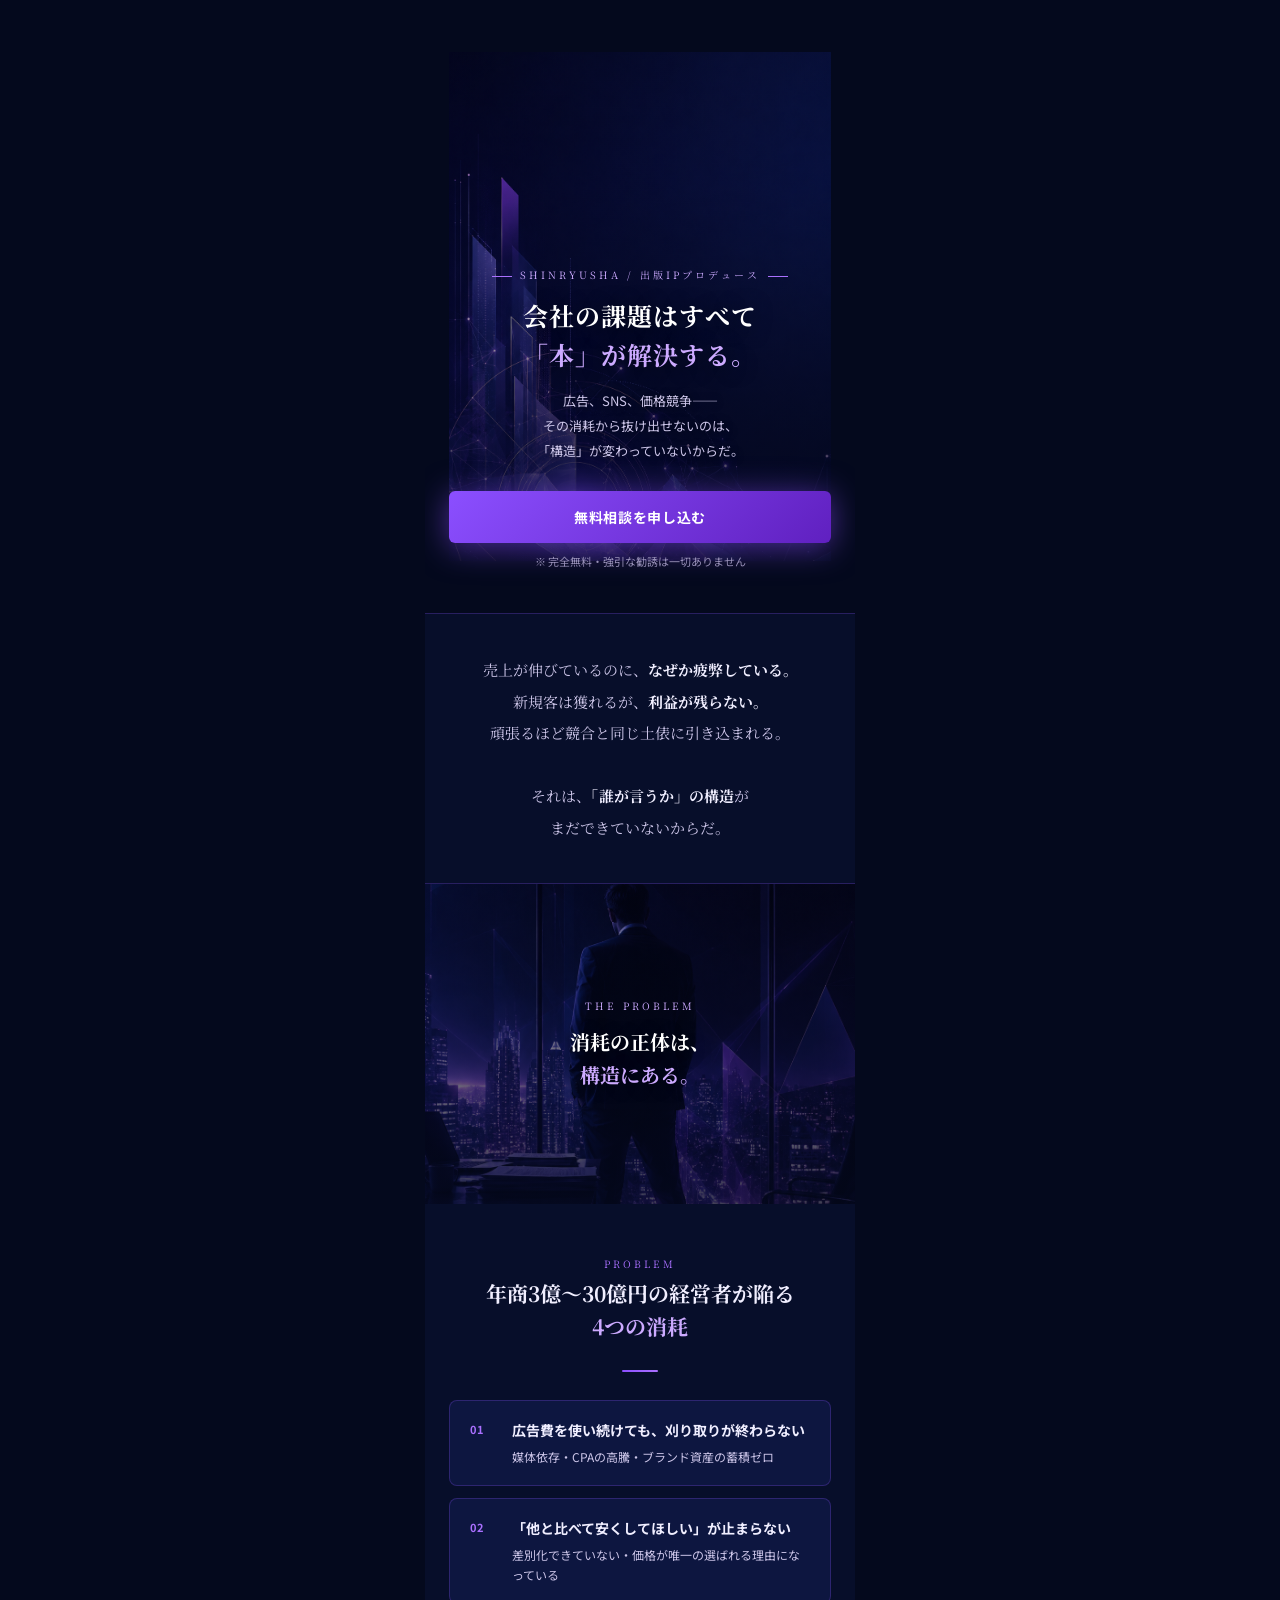
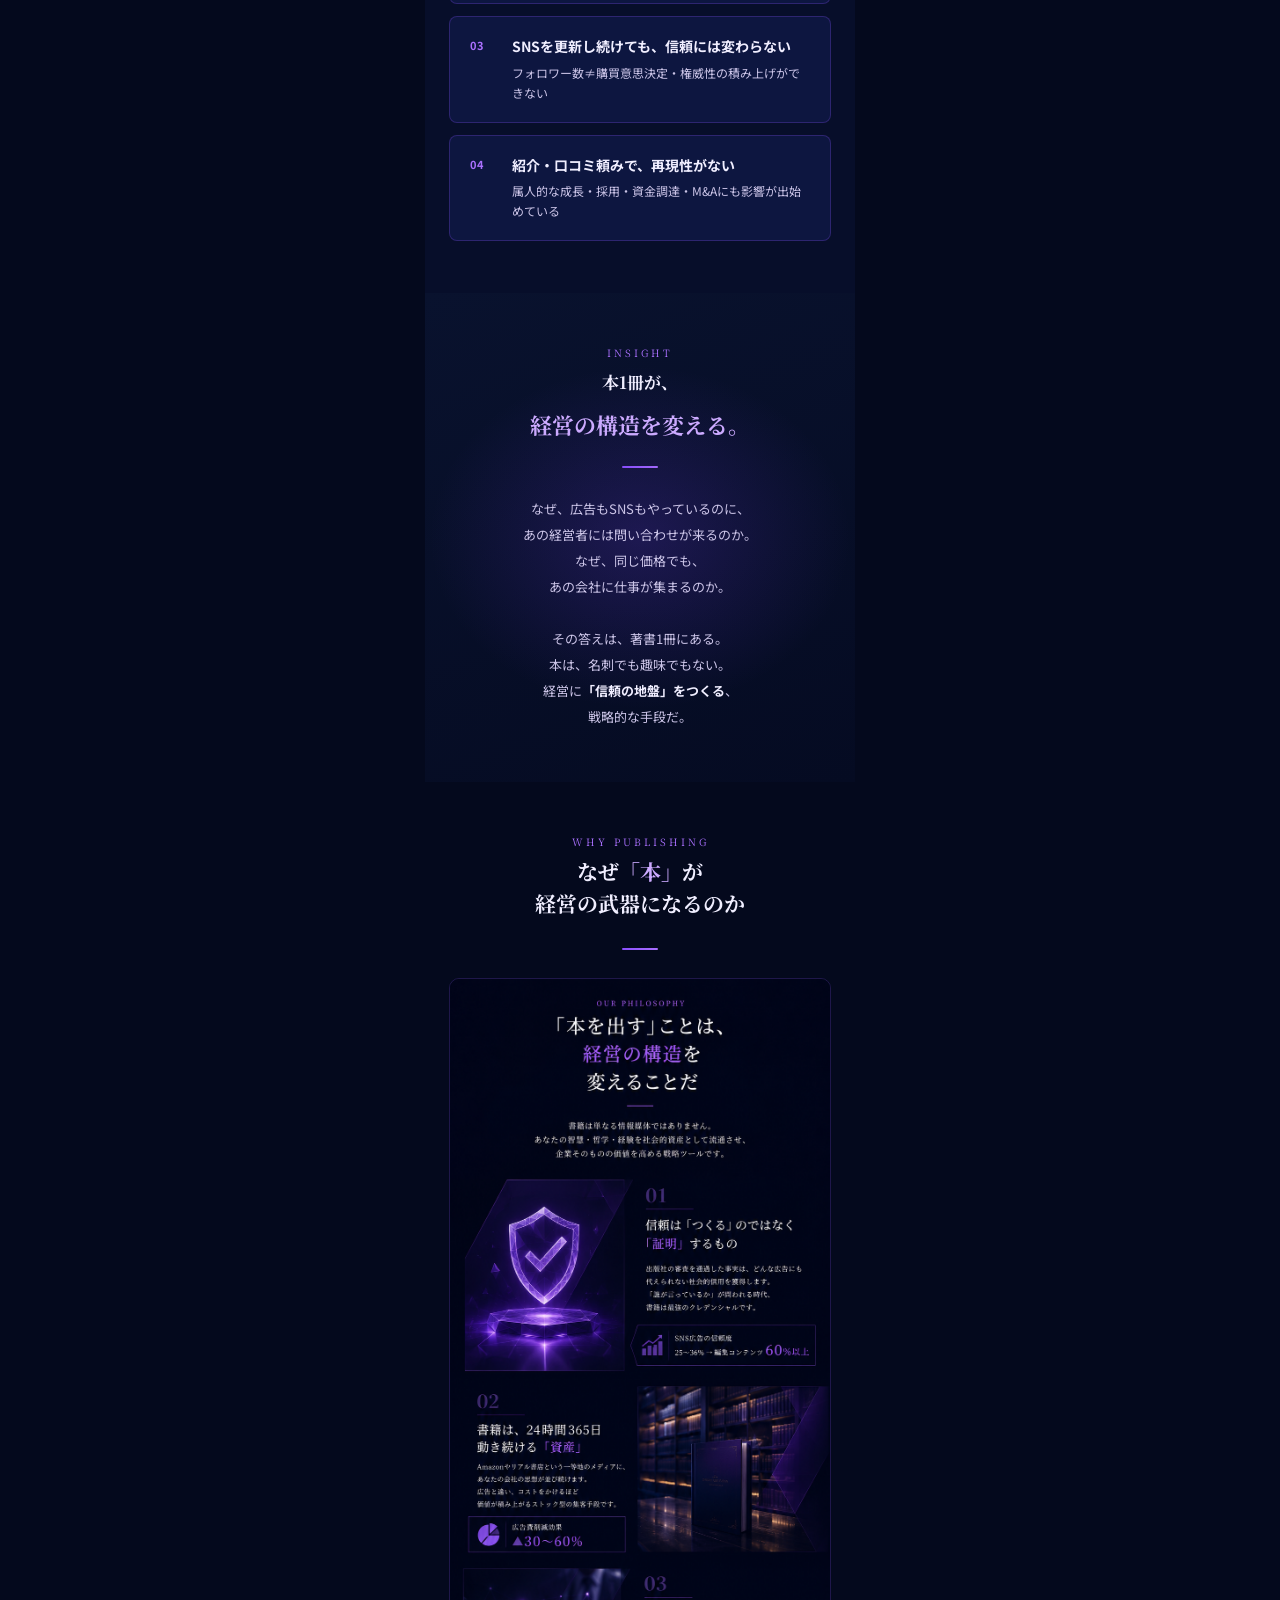
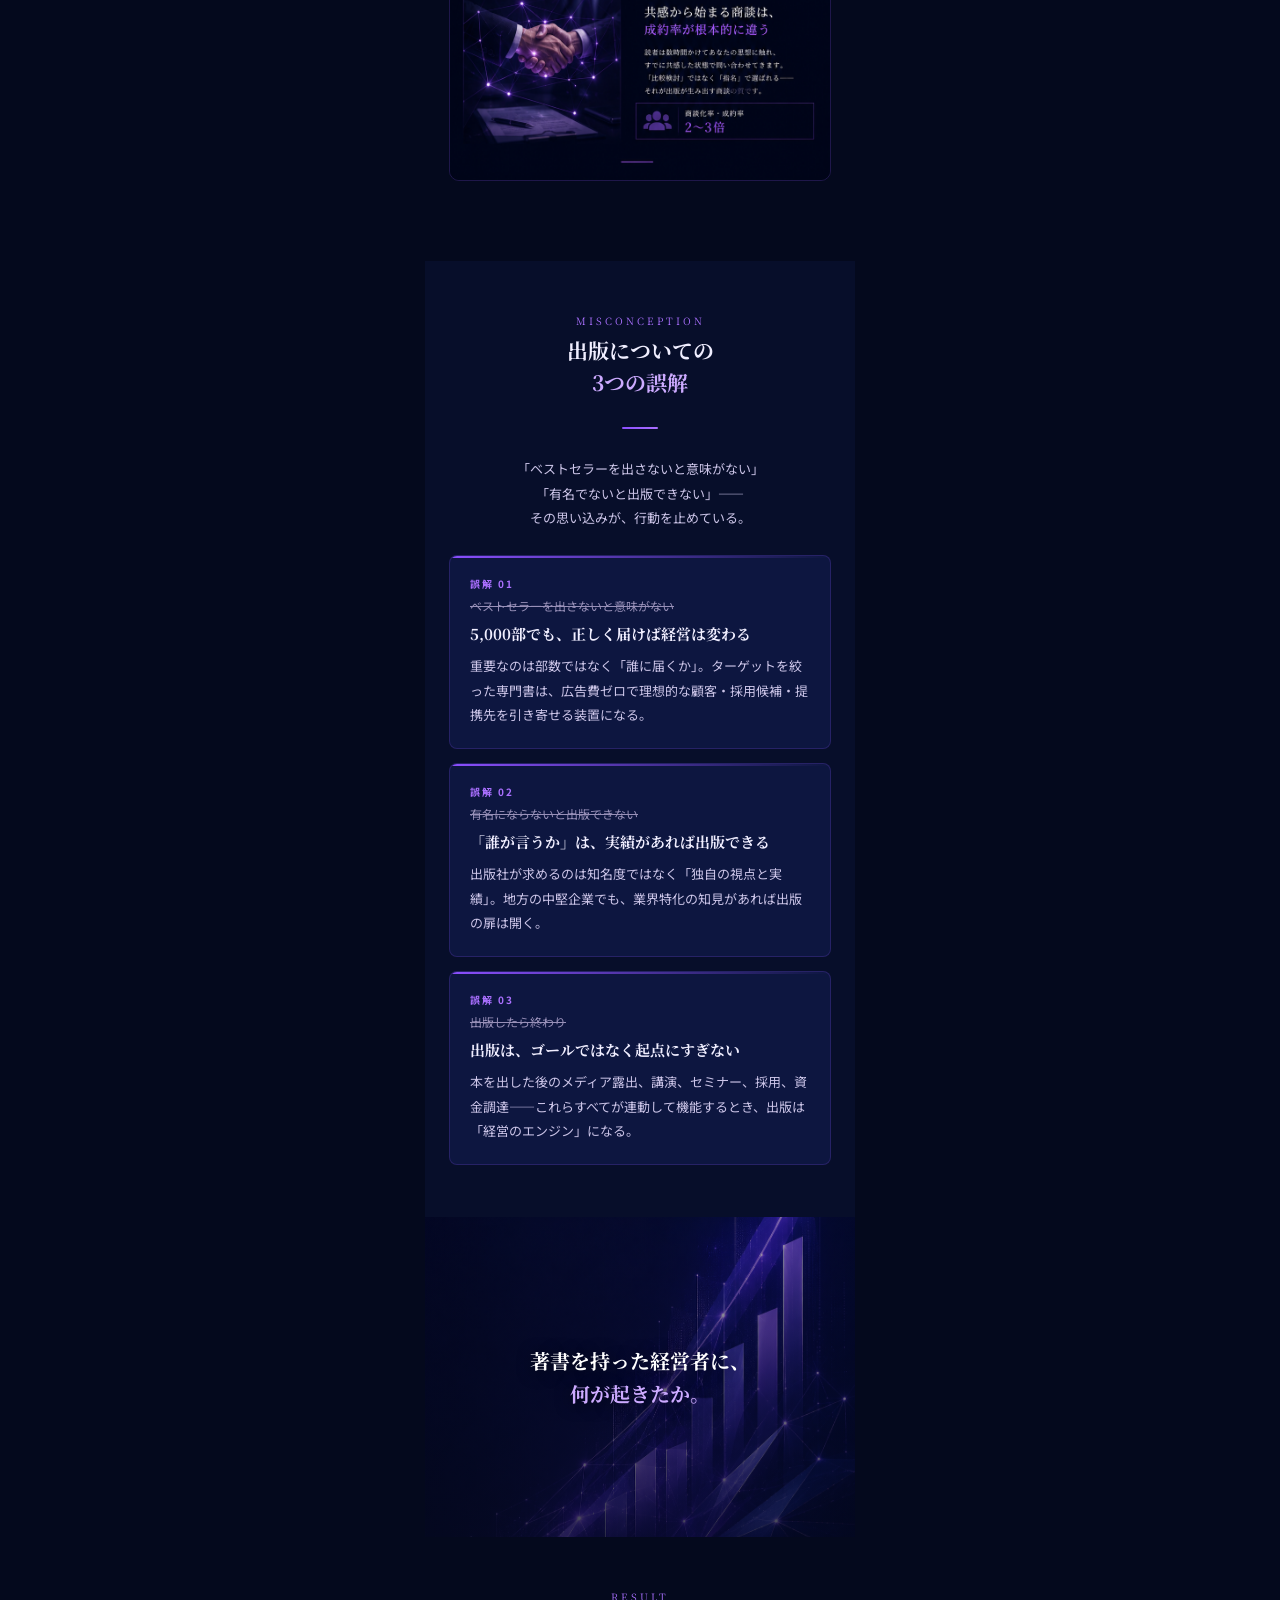
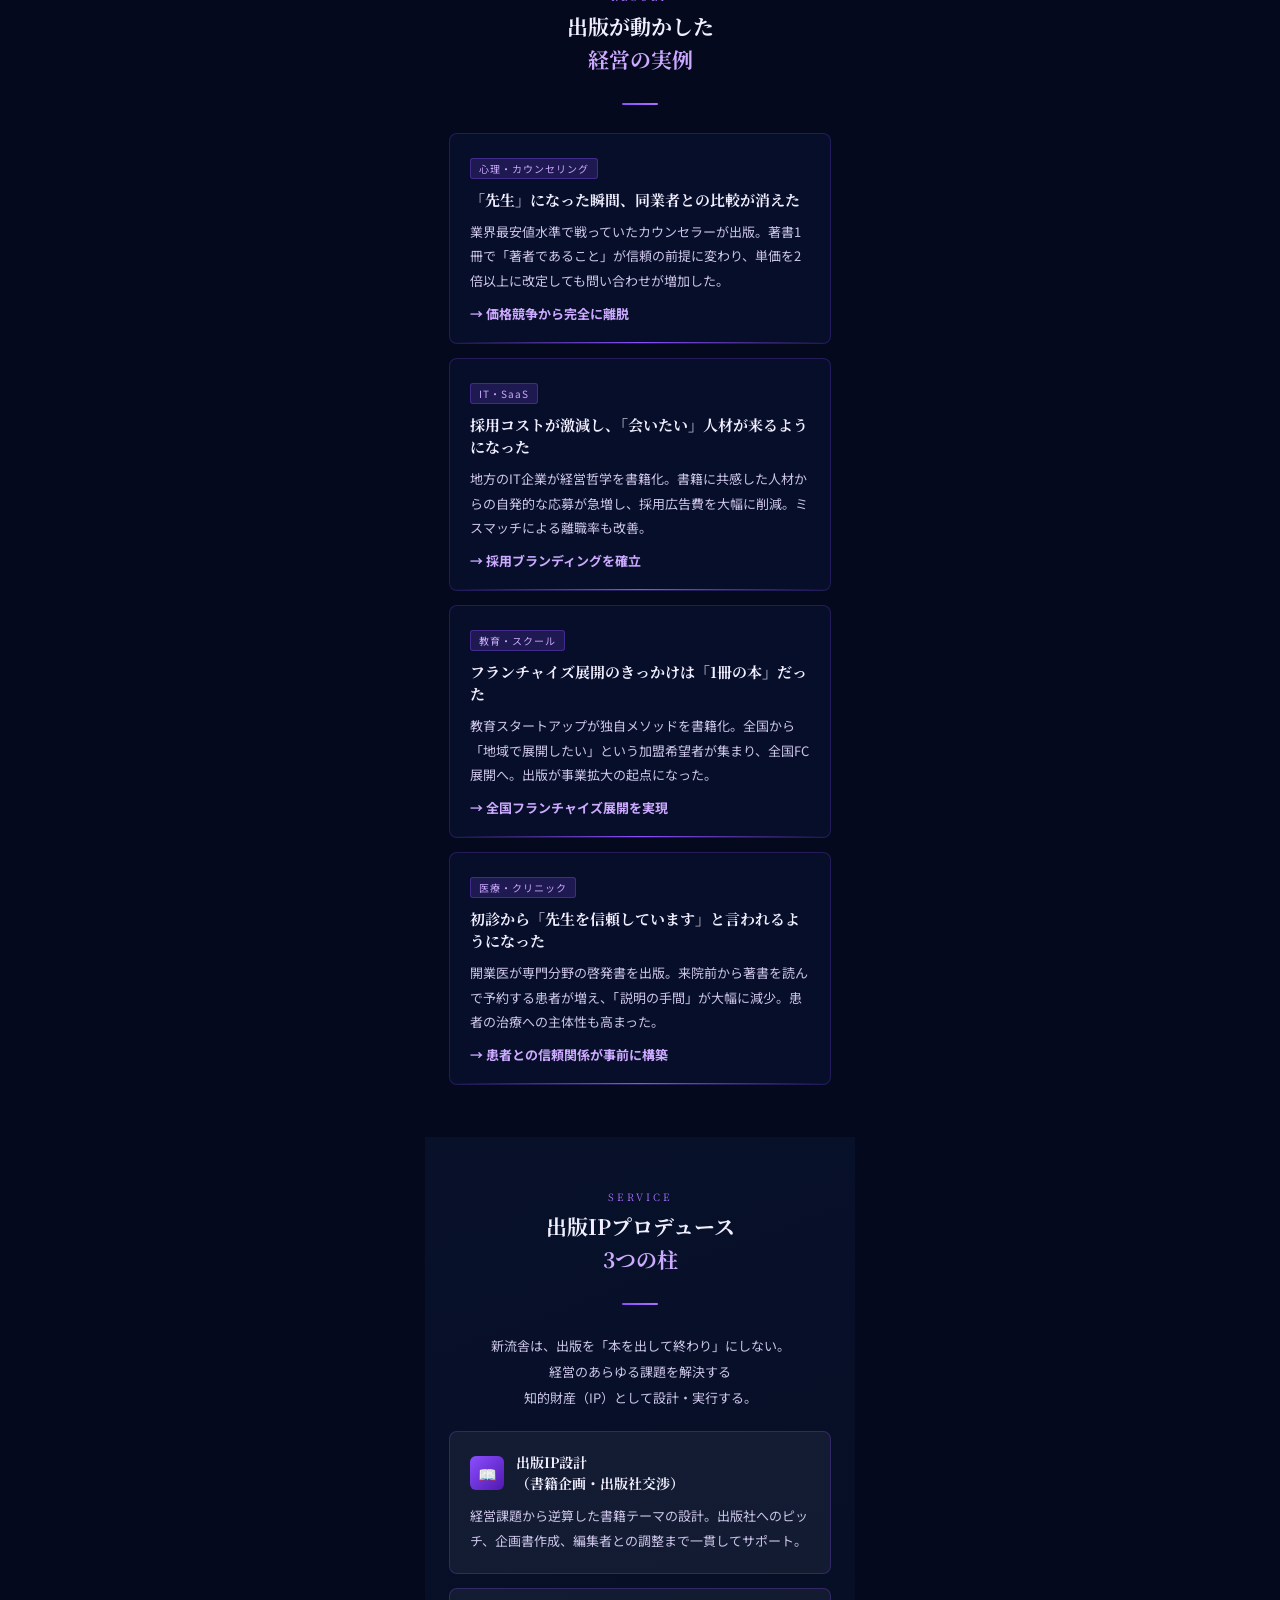
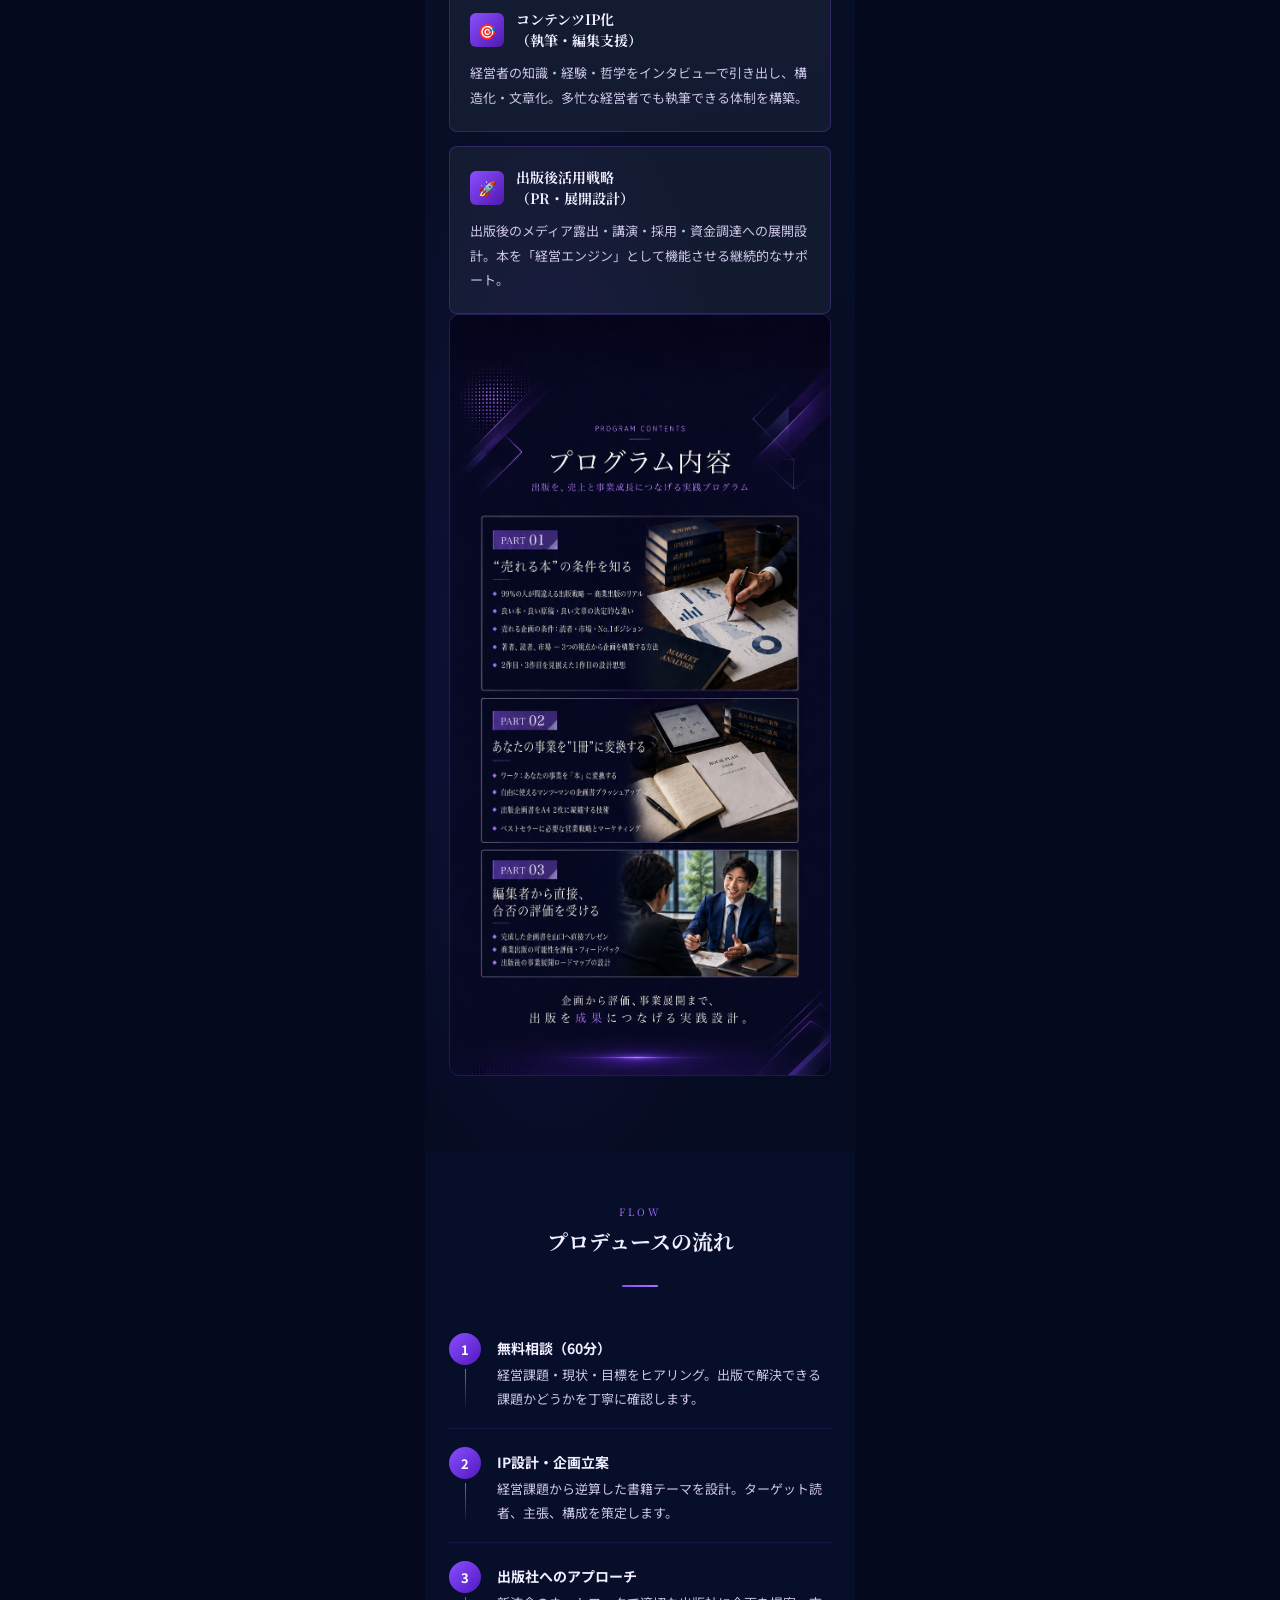
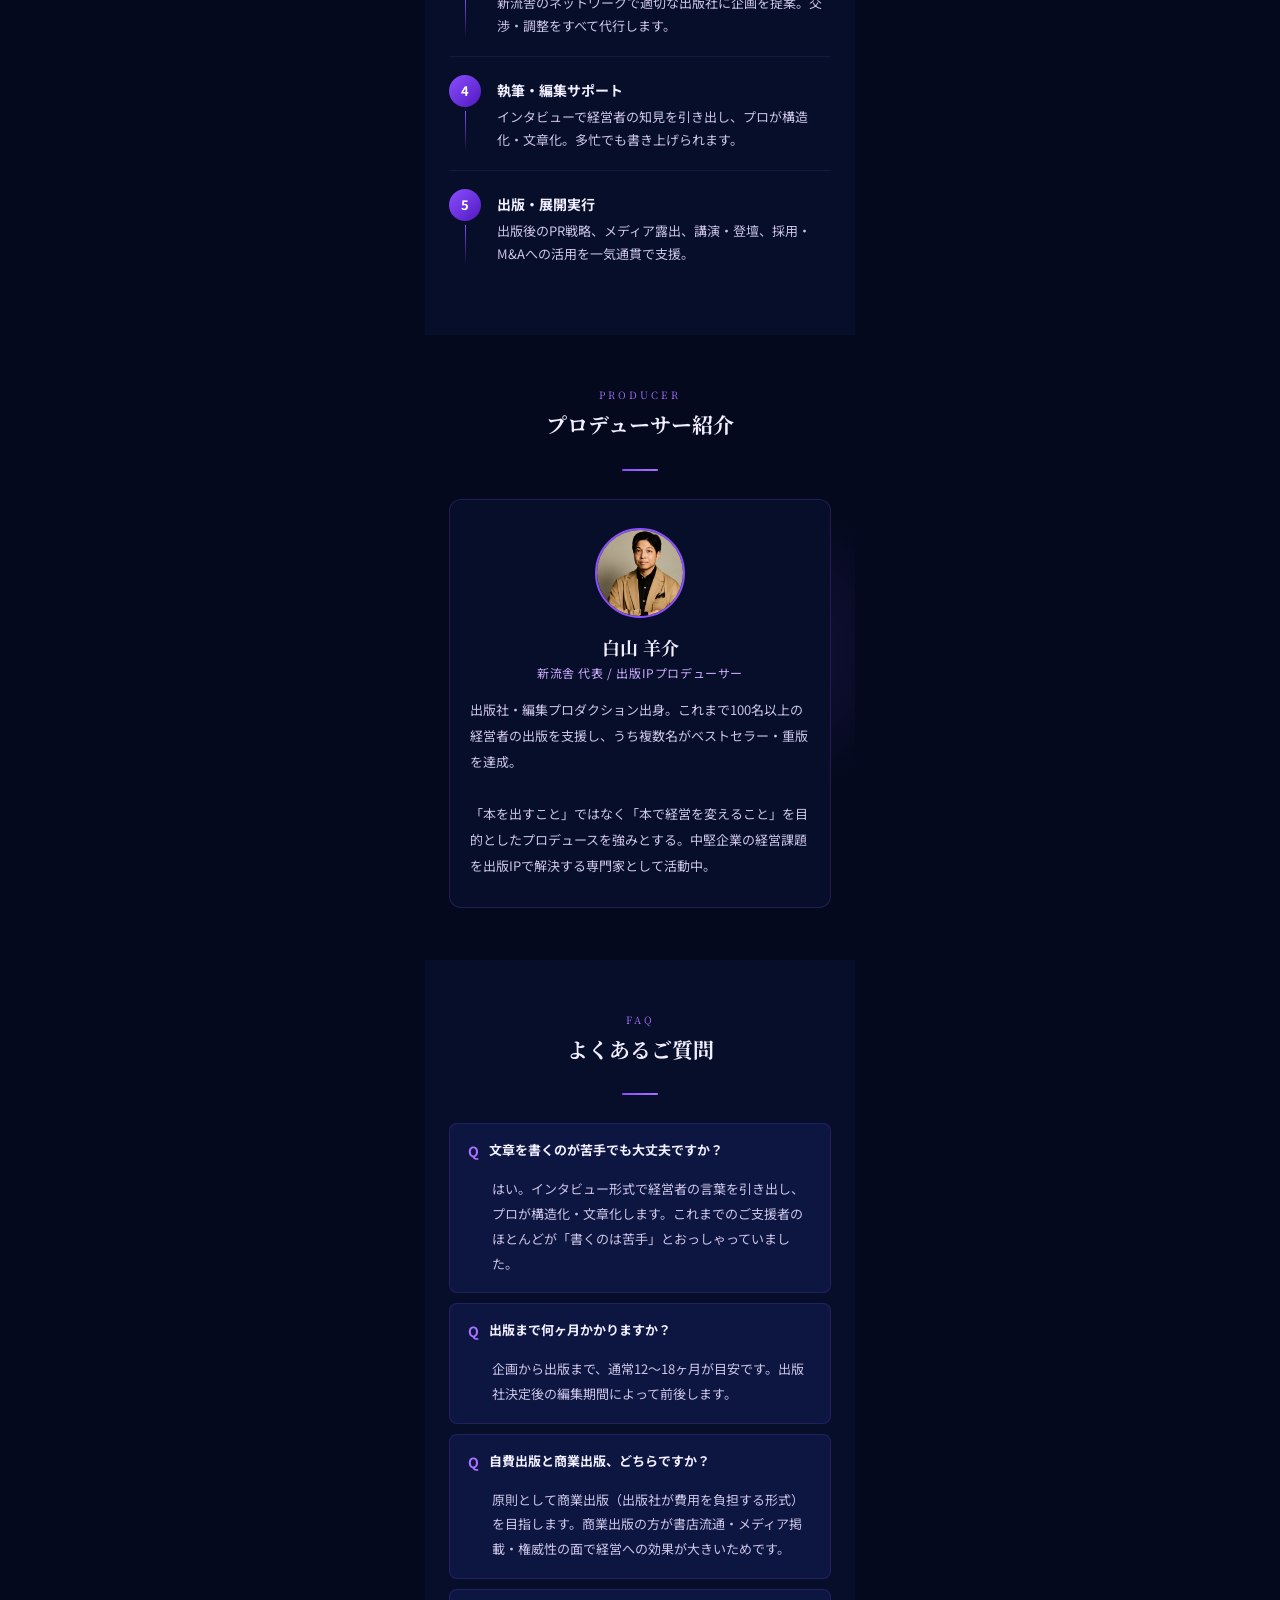
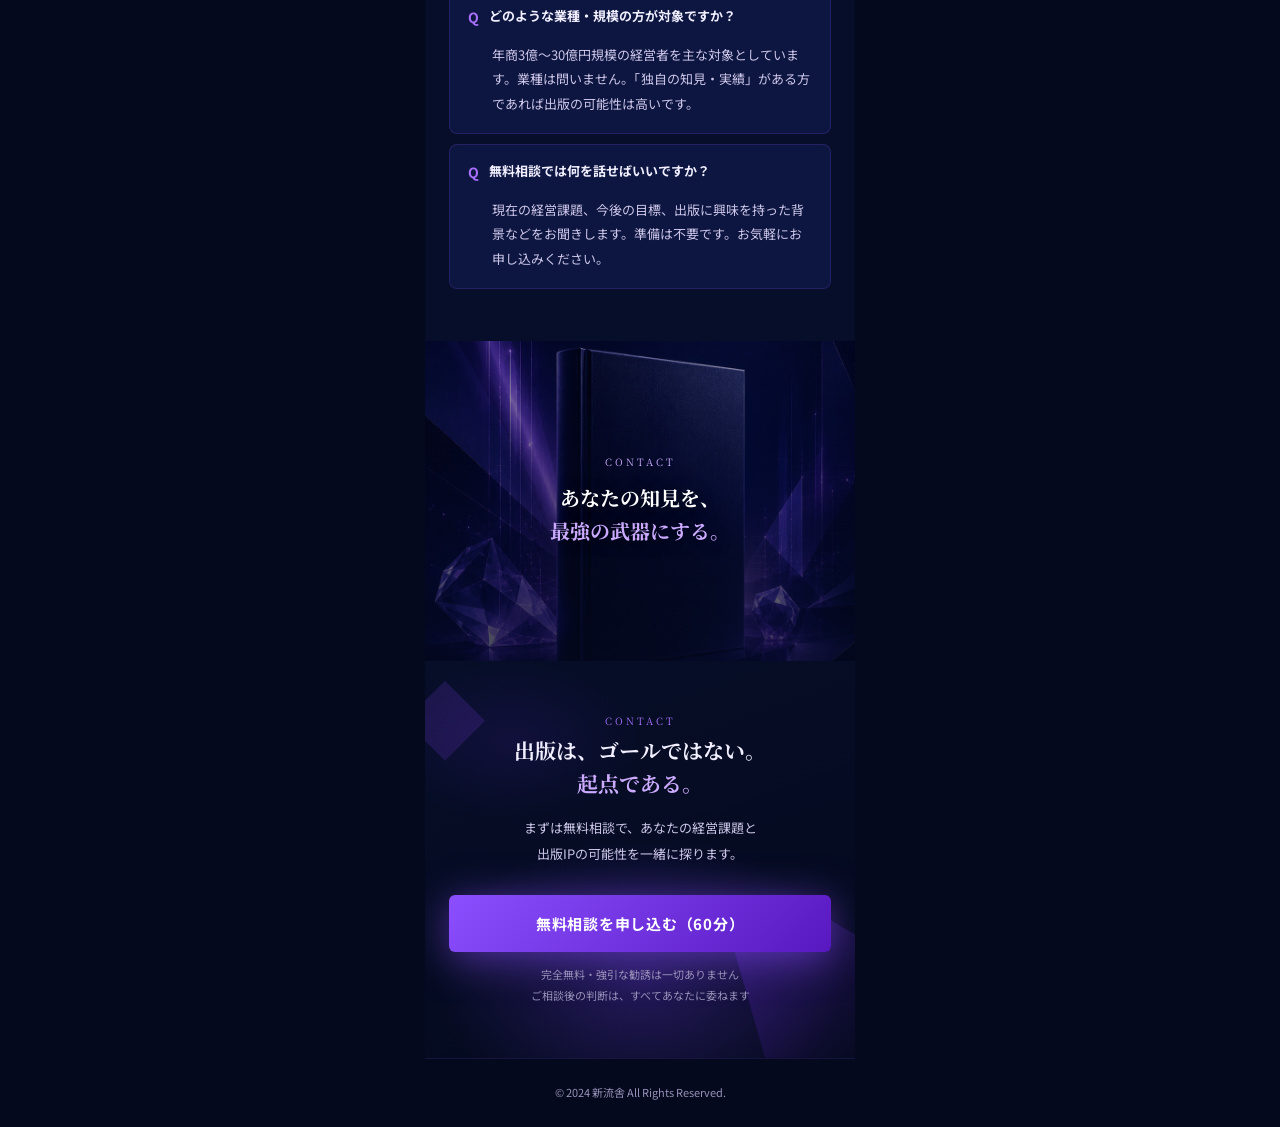
<file: v6/index.html>
<!DOCTYPE html>
<html lang="ja">
<head>
<meta charset="UTF-8">
<meta name="viewport" content="width=device-width,initial-scale=1">
<title>出版IPプロデュース — 本が、経営の悩みを全て解決する | 新流舎</title>
<link rel="icon" type="image/png" href="../favicon-logo.png">
<link rel="preconnect" href="https://fonts.googleapis.com">
<link rel="preconnect" href="https://fonts.gstatic.com" crossorigin>
<link href="https://fonts.googleapis.com/css2?family=Noto+Sans+JP:wght@400;500;700;900&family=Noto+Serif+JP:wght@400;600;700&display=swap" rel="stylesheet">
<style>
*{box-sizing:border-box;margin:0;padding:0}
:root{
  --navy:#04091d;
  --navy-mid:#070e2a;
  --navy-light:#0d1640;
  --purple:#8b4fff;
  --purple-mid:#aa70ff;
  --purple-light:#ccaaff;
  --white:#f0eeff;
  --white-dim:#ccc5e8;
  --muted:#9890b8;
  --accent:#e0d8ff;
}
html{scroll-behavior:smooth}
body{
  font-family:'Noto Sans JP',sans-serif;
  background:var(--navy);
  color:var(--white);
  max-width:430px;
  margin:0 auto;
  overflow-x:hidden;
}

/* ── HERO ── */
.hero{
  position:relative;
  display:flex;
  flex-direction:column;
  justify-content:flex-end;
  overflow:hidden;
  background:var(--navy);
}
.hero-img{
  display:block;
  width:100%;
  aspect-ratio:9/12;
  object-fit:cover;
  object-position:center 40%;
}
.hero-overlay{
  position:absolute;
  inset:0;
  background:linear-gradient(
    to bottom,
    rgba(4,9,29,0.2) 0%,
    rgba(4,9,29,0.1) 30%,
    rgba(4,9,29,0.55) 65%,
    rgba(4,9,29,0.95) 100%
  );
}
.hero-content{
  position:absolute;
  bottom:0;left:0;right:0;
  padding:0 24px 44px;
  text-align:center;
}
.hero-label{
  font-size:10px;
  letter-spacing:0.3em;
  color:var(--purple-light);
  margin-bottom:14px;
  font-family:'Noto Serif JP',serif;
}
.hero-label::before,.hero-label::after{
  content:'';display:inline-block;
  width:20px;height:1px;
  background:var(--purple-mid);
  vertical-align:middle;
  margin:0 8px;
}
.hero-title{
  font-family:'Noto Serif JP',serif;
  font-size:25px;
  font-weight:700;
  line-height:1.55;
  letter-spacing:0.04em;
  margin-bottom:16px;
  color:#fff;
  text-shadow:0 2px 20px rgba(0,0,0,0.6);
}
.hero-title em{
  font-style:normal;
  color:var(--purple-light);
  display:block;
}
.hero-sub{
  font-size:13px;
  line-height:1.9;
  color:var(--white-dim);
  margin-bottom:28px;
  text-shadow:0 1px 8px rgba(0,0,0,0.5);
}
.hero-cta{
  display:block;
  background:linear-gradient(135deg, var(--purple), #6020c0);
  color:#fff;
  font-size:14px;
  font-weight:700;
  padding:16px 24px;
  border-radius:6px;
  text-decoration:none;
  letter-spacing:0.05em;
  box-shadow:0 4px 32px rgba(139,79,255,0.55);
  margin-bottom:10px;
}
.hero-note{
  font-size:11px;
  color:var(--muted);
}

/* ── SECTION BASE ── */
section{padding:52px 24px;position:relative}
.section-label{
  font-size:10px;
  letter-spacing:0.3em;
  color:var(--purple-mid);
  text-align:center;
  margin-bottom:6px;
  font-family:'Noto Serif JP',serif;
}
.section-title{
  font-family:'Noto Serif JP',serif;
  font-size:21px;
  font-weight:700;
  text-align:center;
  line-height:1.55;
  margin-bottom:28px;
  color:var(--white);
}
.section-title em{font-style:normal;color:var(--purple-light)}
.divider{
  width:36px;height:2px;
  background:linear-gradient(90deg,var(--purple),var(--purple-mid));
  margin:0 auto 28px;
  border-radius:2px;
}

/* ── INTRO BAND ── */
.intro-band{
  background:var(--navy-mid);
  padding:40px 24px;
  text-align:center;
  border-top:1px solid rgba(139,79,255,0.25);
  border-bottom:1px solid rgba(139,79,255,0.25);
}
.intro-band p{
  font-family:'Noto Serif JP',serif;
  font-size:15px;
  line-height:2.1;
  color:var(--white-dim);
}
.intro-band strong{color:var(--white);font-weight:700}

/* ── PROBLEM ── */
.problem{background:var(--navy-mid)}
.problem-grid{display:flex;flex-direction:column;gap:12px}
.problem-item{
  background:var(--navy-light);
  border:1px solid rgba(139,79,255,0.25);
  border-radius:8px;
  padding:18px 20px;
  display:flex;align-items:flex-start;gap:14px;
}
.problem-num{
  font-size:11px;letter-spacing:0.1em;
  color:var(--purple-mid);
  font-weight:700;
  min-width:28px;
  margin-top:2px;
}
.problem-text{font-size:14px;font-weight:700;line-height:1.6;color:var(--white)}
.problem-sub{font-size:12px;color:var(--white-dim);margin-top:5px;line-height:1.7}

/* ── IMAGE BANNER ── */
.img-banner{
  position:relative;
  overflow:hidden;
}
.img-banner img{
  width:100%;display:block;
  height:320px;
  object-fit:cover;object-position:center;
}
.img-banner-overlay{
  position:absolute;inset:0;
  background:linear-gradient(
    to bottom,
    rgba(4,9,29,0.35) 0%,
    rgba(4,9,29,0.55) 50%,
    rgba(4,9,29,0.75) 100%
  );
  display:flex;
  flex-direction:column;
  align-items:center;
  justify-content:center;
  padding:32px 28px;
  text-align:center;
}
.img-banner-label{
  font-size:10px;
  letter-spacing:0.3em;
  color:var(--purple-light);
  margin-bottom:12px;
  font-family:'Noto Serif JP',serif;
}
.img-banner-text{
  font-family:'Noto Serif JP',serif;
  font-size:20px;
  font-weight:700;
  line-height:1.65;
  color:#fff;
  text-shadow:0 2px 16px rgba(0,0,0,0.6);
}
.img-banner-text em{
  font-style:normal;
  color:var(--purple-light);
}

/* ── INSIGHT ── */
.insight{
  background:linear-gradient(160deg, #09122e 0%, #050b22 100%);
  text-align:center;
  position:relative;overflow:hidden;
}
.insight-bg{
  position:absolute;inset:0;
  background:radial-gradient(ellipse 70% 50% at 50% 50%, rgba(110,60,230,0.22) 0%, transparent 70%);
}
.insight-quote{
  position:relative;
  font-family:'Noto Serif JP',serif;
  font-size:17px;
  font-weight:700;
  line-height:1.85;
  color:var(--white);
  margin-bottom:20px;
}
.insight-quote em{
  font-style:normal;
  display:block;
  font-size:22px;
  color:var(--purple-light);
  margin:8px 0;
}
.insight-body{
  position:relative;
  font-size:13px;
  line-height:2;
  color:var(--white-dim);
}
.insight-body strong{color:var(--white)}

/* ── WHY PUBLISHING ── */
.why{background:var(--navy)}
.why-img{
  width:100%;border-radius:10px;
  margin-bottom:28px;display:block;
  border:1px solid rgba(139,79,255,0.2);
}
.why-cards{display:flex;flex-direction:column;gap:18px}
.why-card{
  border-left:3px solid var(--purple);
  background:linear-gradient(90deg, rgba(139,79,255,0.1), transparent);
  padding:18px 18px 18px 20px;
  border-radius:0 8px 8px 0;
}
.why-card-num{
  font-size:10px;letter-spacing:0.2em;
  color:var(--purple-mid);
  margin-bottom:6px;
  font-weight:700;
}
.why-card-title{
  font-family:'Noto Serif JP',serif;
  font-size:15px;font-weight:700;
  color:var(--white);
  margin-bottom:8px;
  line-height:1.5;
}
.why-card-body{font-size:13px;color:var(--white-dim);line-height:1.9}

/* ── MISCONCEPTION ── */
.misconception{background:var(--navy-mid)}
.mis-intro{
  font-size:13px;line-height:1.9;
  color:var(--white-dim);
  margin-bottom:24px;
  text-align:center;
}
.mis-cards{display:flex;flex-direction:column;gap:14px}
.mis-card{
  background:var(--navy-light);
  border:1px solid rgba(139,79,255,0.2);
  border-radius:8px;
  padding:20px;
  position:relative;overflow:hidden;
}
.mis-card::before{
  content:'';
  position:absolute;top:0;left:0;right:0;height:2px;
  background:linear-gradient(90deg, var(--purple), transparent);
}
.mis-num{
  font-size:10px;letter-spacing:0.2em;
  color:var(--purple-mid);
  margin-bottom:6px;font-weight:700;
}
.mis-myth{
  font-size:12px;color:var(--muted);
  text-decoration:line-through;
  margin-bottom:8px;
}
.mis-truth{
  font-family:'Noto Serif JP',serif;
  font-size:15px;font-weight:700;
  color:var(--white);
  line-height:1.6;
  margin-bottom:8px;
}
.mis-body{font-size:13px;color:var(--white-dim);line-height:1.9}

/* ── CASES ── */
.cases{background:var(--navy)}
.case-grid{display:flex;flex-direction:column;gap:14px}
.case-card{
  background:var(--navy-mid);
  border:1px solid rgba(139,79,255,0.22);
  border-radius:8px;
  padding:20px;
  position:relative;overflow:hidden;
}
.case-card::after{
  content:'';
  position:absolute;bottom:0;left:0;right:0;height:1px;
  background:linear-gradient(90deg, transparent, var(--purple), transparent);
}
.case-tag{
  display:inline-block;
  font-size:10px;letter-spacing:0.1em;
  color:var(--purple-light);
  background:rgba(139,79,255,0.18);
  border:1px solid rgba(139,79,255,0.35);
  border-radius:3px;
  padding:2px 8px;
  margin-bottom:10px;
}
.case-title{
  font-family:'Noto Serif JP',serif;
  font-size:15px;font-weight:700;
  color:var(--white);
  margin-bottom:8px;line-height:1.5;
}
.case-body{font-size:13px;color:var(--white-dim);line-height:1.9}
.case-result{
  margin-top:10px;
  font-size:13px;font-weight:700;
  color:var(--purple-light);
}

/* ── SERVICE ── */
.service{
  background:linear-gradient(160deg, #08112a 0%, #050b20 100%);
  position:relative;overflow:hidden;
}
.service-bg{
  position:absolute;inset:0;
  background:radial-gradient(ellipse 80% 60% at 30% 70%, rgba(90,40,210,0.18) 0%, transparent 60%);
}
.service-desc{
  position:relative;
  font-size:13px;line-height:2;
  color:var(--white-dim);
  margin-bottom:20px;
  text-align:center;
}
.service-img{
  position:relative;
  width:100%;border-radius:10px;
  margin-bottom:24px;display:block;
  border:1px solid rgba(139,79,255,0.2);
}
.service-cards{position:relative;display:flex;flex-direction:column;gap:14px}
.service-card{
  background:rgba(255,255,255,0.05);
  border:1px solid rgba(139,79,255,0.25);
  border-radius:8px;padding:20px;
}
.service-card-head{
  display:flex;align-items:center;gap:12px;
  margin-bottom:10px;
}
.service-icon{
  width:34px;height:34px;
  background:linear-gradient(135deg, var(--purple), #5018b0);
  border-radius:6px;
  display:flex;align-items:center;justify-content:center;
  font-size:15px;flex-shrink:0;
}
.service-card-title{
  font-family:'Noto Serif JP',serif;
  font-size:14px;font-weight:700;
  color:var(--white);line-height:1.5;
}
.service-card-body{font-size:13px;color:var(--white-dim);line-height:1.9}

/* ── FLOW ── */
.flow{background:var(--navy-mid)}
.flow-steps{display:flex;flex-direction:column}
.flow-step{
  display:flex;gap:16px;
  padding:18px 0;
  border-bottom:1px solid rgba(139,79,255,0.12);
}
.flow-step:last-child{border-bottom:none}
.flow-left{
  display:flex;flex-direction:column;
  align-items:center;
  flex-shrink:0;width:32px;
}
.flow-num{
  width:32px;height:32px;
  background:linear-gradient(135deg, var(--purple), #5018c0);
  border-radius:50%;
  display:flex;align-items:center;justify-content:center;
  font-size:13px;font-weight:700;color:#fff;
  flex-shrink:0;
}
.flow-connector{
  width:1px;flex:1;min-height:16px;
  background:linear-gradient(to bottom, var(--purple), transparent);
  margin-top:4px;
}
.flow-content{padding-top:5px;flex:1}
.flow-title{
  font-size:14px;font-weight:700;
  color:var(--white);margin-bottom:4px;line-height:1.5;
}
.flow-body{font-size:13px;color:var(--white-dim);line-height:1.8}

/* ── PROFILE ── */
.profile{background:var(--navy);position:relative;overflow:hidden}
.profile-bg{
  position:absolute;inset:0;
  background:radial-gradient(ellipse 60% 40% at 80% 50%, rgba(110,60,230,0.15) 0%, transparent 60%);
}
.profile-inner{
  position:relative;
  background:var(--navy-mid);
  border:1px solid rgba(139,79,255,0.22);
  border-radius:12px;
  padding:28px 20px;
  text-align:center;
}
.profile-img{
  width:90px;height:90px;
  border-radius:50%;
  border:2px solid var(--purple);
  object-fit:cover;
  margin:0 auto 16px;
  display:block;
}
.profile-name{
  font-family:'Noto Serif JP',serif;
  font-size:18px;font-weight:700;
  color:var(--white);margin-bottom:4px;
}
.profile-title{font-size:12px;color:var(--purple-light);margin-bottom:16px;letter-spacing:0.05em}
.profile-body{
  font-size:13px;line-height:2;
  color:var(--white-dim);
  text-align:left;
}

/* ── FAQ ── */
.faq{background:var(--navy-mid)}
.faq-list{display:flex;flex-direction:column;gap:10px}
.faq-item{
  background:var(--navy-light);
  border:1px solid rgba(139,79,255,0.18);
  border-radius:8px;overflow:hidden;
}
.faq-q{
  padding:16px 18px;
  display:flex;align-items:flex-start;gap:10px;
}
.faq-q-mark{
  font-size:14px;font-weight:700;
  color:var(--purple-mid);
  flex-shrink:0;margin-top:1px;
}
.faq-q-text{font-size:13px;font-weight:700;color:var(--white);line-height:1.6;flex:1}
.faq-a{
  padding:0 18px 16px 42px;
  font-size:13px;line-height:1.9;
  color:var(--white-dim);
}

/* ── CTA ── */
.cta{
  background:linear-gradient(160deg, #060e28 0%, #04091c 100%);
  text-align:center;
  position:relative;overflow:hidden;
}
.cta-bg{
  position:absolute;inset:0;
  background:
    radial-gradient(ellipse 80% 60% at 50% 80%, rgba(110,60,230,0.3) 0%, transparent 60%),
    radial-gradient(ellipse 60% 40% at 20% 20%, rgba(70,30,160,0.18) 0%, transparent 50%);
}
.cta-geo1{
  position:absolute;right:-30px;bottom:0;
  width:150px;height:150px;
  background:linear-gradient(135deg, rgba(100,40,210,0.35), transparent);
  clip-path:polygon(50% 0%, 100% 30%, 80% 100%, 20% 100%, 0% 30%);
}
.cta-geo2{
  position:absolute;left:-20px;top:20px;
  width:80px;height:80px;
  background:rgba(110,55,210,0.2);
  clip-path:polygon(50% 0%, 100% 50%, 50% 100%, 0% 50%);
}
.cta-catch{
  position:relative;
  font-family:'Noto Serif JP',serif;
  font-size:21px;font-weight:700;
  line-height:1.6;color:var(--white);
  margin-bottom:14px;
}
.cta-catch em{font-style:normal;color:var(--purple-light)}
.cta-sub{
  position:relative;
  font-size:13px;line-height:2;
  color:var(--white-dim);margin-bottom:28px;
}
.cta-btn{
  position:relative;
  display:block;
  background:linear-gradient(135deg, var(--purple), #5818c0);
  color:#fff;
  font-size:15px;font-weight:700;
  padding:18px 24px;
  border-radius:6px;
  text-decoration:none;
  letter-spacing:0.05em;
  margin-bottom:12px;
  box-shadow:0 6px 40px rgba(139,79,255,0.55);
}
.cta-note{
  position:relative;
  font-size:11px;color:var(--muted);
  line-height:1.9;
}

/* ── FOOTER ── */
footer{
  background:var(--navy);
  border-top:1px solid rgba(139,79,255,0.15);
  padding:24px;
  text-align:center;
}
footer p{font-size:11px;color:var(--muted);line-height:1.8}
</style>
</head>
<body>

<!-- HERO -->
<section class="hero">
  <img class="hero-img" src="images/hero-bg.png" alt="出版IPプロデュース">
  <div class="hero-overlay"></div>
  <div class="hero-content">
    <p class="hero-label">SHINRYUSHA / 出版IPプロデュース</p>
    <h1 class="hero-title">
      会社の課題はすべて<br>
      <em>「本」が解決する。</em>
    </h1>
    <p class="hero-sub">
      広告、SNS、価格競争——<br>
      その消耗から抜け出せないのは、<br>「構造」が変わっていないからだ。
    </p>
    <a href="#cta" class="hero-cta">無料相談を申し込む</a>
    <p class="hero-note">※ 完全無料・強引な勧誘は一切ありません</p>
  </div>
</section>

<!-- INTRO -->
<div class="intro-band">
  <p>
    売上が伸びているのに、<strong>なぜか疲弊している。</strong><br>
    新規客は獲れるが、<strong>利益が残らない。</strong><br>
    頑張るほど競合と同じ土俵に引き込まれる。<br><br>
    それは、<strong>「誰が言うか」の構造</strong>が<br>
    まだできていないからだ。
  </p>
</div>

<!-- IMAGE BANNER: 消耗する経営者 -->
<div class="img-banner">
  <img src="images/problem-exec.png" alt="消耗する経営者">
  <div class="img-banner-overlay">
    <p class="img-banner-label">THE PROBLEM</p>
    <p class="img-banner-text">消耗の正体は、<br><em>構造にある。</em></p>
  </div>
</div>

<!-- PROBLEM -->
<section class="problem">
  <p class="section-label">PROBLEM</p>
  <h2 class="section-title">年商3億〜30億円の経営者が陥る<br><em>4つの消耗</em></h2>
  <div class="divider"></div>
  <div class="problem-grid">
    <div class="problem-item">
      <span class="problem-num">01</span>
      <div>
        <div class="problem-text">広告費を使い続けても、刈り取りが終わらない</div>
        <div class="problem-sub">媒体依存・CPAの高騰・ブランド資産の蓄積ゼロ</div>
      </div>
    </div>
    <div class="problem-item">
      <span class="problem-num">02</span>
      <div>
        <div class="problem-text">「他と比べて安くしてほしい」が止まらない</div>
        <div class="problem-sub">差別化できていない・価格が唯一の選ばれる理由になっている</div>
      </div>
    </div>
    <div class="problem-item">
      <span class="problem-num">03</span>
      <div>
        <div class="problem-text">SNSを更新し続けても、信頼には変わらない</div>
        <div class="problem-sub">フォロワー数≠購買意思決定・権威性の積み上げができない</div>
      </div>
    </div>
    <div class="problem-item">
      <span class="problem-num">04</span>
      <div>
        <div class="problem-text">紹介・口コミ頼みで、再現性がない</div>
        <div class="problem-sub">属人的な成長・採用・資金調達・M&Aにも影響が出始めている</div>
      </div>
    </div>
  </div>
</section>

<!-- INSIGHT -->
<section class="insight">
  <div class="insight-bg"></div>
  <p class="section-label">INSIGHT</p>
  <div class="insight-quote">
    本1冊が、<br>
    <em>経営の構造を変える。</em>
  </div>
  <div class="divider"></div>
  <p class="insight-body">
    なぜ、広告もSNSもやっているのに、<br>
    あの経営者には問い合わせが来るのか。<br>
    なぜ、同じ価格でも、<br>
    あの会社に仕事が集まるのか。<br><br>
    その答えは、著書1冊にある。<br>
    本は、名刺でも趣味でもない。<br>
    経営に<strong>「信頼の地盤」をつくる</strong>、<br>
    戦略的な手段だ。
  </p>
</section>

<!-- WHY PUBLISHING -->
<section class="why">
  <p class="section-label">WHY PUBLISHING</p>
  <h2 class="section-title">なぜ<em>「本」</em>が<br>経営の武器になるのか</h2>
  <div class="divider"></div>
  <img class="why-img" src="images/why-section.png" alt="出版が経営の武器になる理由">
</section>

<!-- MISCONCEPTION -->
<section class="misconception">
  <p class="section-label">MISCONCEPTION</p>
  <h2 class="section-title">出版についての<br><em>3つの誤解</em></h2>
  <div class="divider"></div>
  <p class="mis-intro">
    「ベストセラーを出さないと意味がない」<br>
    「有名でないと出版できない」——<br>
    その思い込みが、行動を止めている。
  </p>
  <div class="mis-cards">
    <div class="mis-card">
      <div class="mis-num">誤解 01</div>
      <div class="mis-myth">ベストセラーを出さないと意味がない</div>
      <div class="mis-truth">5,000部でも、正しく届けば経営は変わる</div>
      <div class="mis-body">重要なのは部数ではなく「誰に届くか」。ターゲットを絞った専門書は、広告費ゼロで理想的な顧客・採用候補・提携先を引き寄せる装置になる。</div>
    </div>
    <div class="mis-card">
      <div class="mis-num">誤解 02</div>
      <div class="mis-myth">有名にならないと出版できない</div>
      <div class="mis-truth">「誰が言うか」は、実績があれば出版できる</div>
      <div class="mis-body">出版社が求めるのは知名度ではなく「独自の視点と実績」。地方の中堅企業でも、業界特化の知見があれば出版の扉は開く。</div>
    </div>
    <div class="mis-card">
      <div class="mis-num">誤解 03</div>
      <div class="mis-myth">出版したら終わり</div>
      <div class="mis-truth">出版は、ゴールではなく起点にすぎない</div>
      <div class="mis-body">本を出した後のメディア露出、講演、セミナー、採用、資金調達——これらすべてが連動して機能するとき、出版は「経営のエンジン」になる。</div>
    </div>
  </div>
</section>

<!-- IMAGE BANNER: 上昇グラフ -->
<div class="img-banner">
  <img src="images/case-growth.png" alt="出版による経営成果">
  <div class="img-banner-overlay">
    <p class="img-banner-text">著書を持った経営者に、<br><em>何が起きたか。</em></p>
  </div>
</div>

<!-- CASES -->
<section class="cases">
  <p class="section-label">RESULT</p>
  <h2 class="section-title">出版が動かした<br><em>経営の実例</em></h2>
  <div class="divider"></div>
  <div class="case-grid">
    <div class="case-card">
      <span class="case-tag">心理・カウンセリング</span>
      <div class="case-title">「先生」になった瞬間、同業者との比較が消えた</div>
      <div class="case-body">業界最安値水準で戦っていたカウンセラーが出版。著書1冊で「著者であること」が信頼の前提に変わり、単価を2倍以上に改定しても問い合わせが増加した。</div>
      <div class="case-result">→ 価格競争から完全に離脱</div>
    </div>
    <div class="case-card">
      <span class="case-tag">IT・SaaS</span>
      <div class="case-title">採用コストが激減し、「会いたい」人材が来るようになった</div>
      <div class="case-body">地方のIT企業が経営哲学を書籍化。書籍に共感した人材からの自発的な応募が急増し、採用広告費を大幅に削減。ミスマッチによる離職率も改善。</div>
      <div class="case-result">→ 採用ブランディングを確立</div>
    </div>
    <div class="case-card">
      <span class="case-tag">教育・スクール</span>
      <div class="case-title">フランチャイズ展開のきっかけは「1冊の本」だった</div>
      <div class="case-body">教育スタートアップが独自メソッドを書籍化。全国から「地域で展開したい」という加盟希望者が集まり、全国FC展開へ。出版が事業拡大の起点になった。</div>
      <div class="case-result">→ 全国フランチャイズ展開を実現</div>
    </div>
    <div class="case-card">
      <span class="case-tag">医療・クリニック</span>
      <div class="case-title">初診から「先生を信頼しています」と言われるようになった</div>
      <div class="case-body">開業医が専門分野の啓発書を出版。来院前から著書を読んで予約する患者が増え、「説明の手間」が大幅に減少。患者の治療への主体性も高まった。</div>
      <div class="case-result">→ 患者との信頼関係が事前に構築</div>
    </div>
  </div>
</section>

<!-- SERVICE -->
<section class="service">
  <div class="service-bg"></div>
  <p class="section-label">SERVICE</p>
  <h2 class="section-title">出版IPプロデュース<br><em>3つの柱</em></h2>
  <div class="divider"></div>
  <p class="service-desc">
    新流舎は、出版を「本を出して終わり」にしない。<br>
    経営のあらゆる課題を解決する<br>
    知的財産（IP）として設計・実行する。
  </p>
  <div class="service-cards">
    <div class="service-card">
      <div class="service-card-head">
        <div class="service-icon">📖</div>
        <div class="service-card-title">出版IP設計<br>（書籍企画・出版社交渉）</div>
      </div>
      <div class="service-card-body">経営課題から逆算した書籍テーマの設計。出版社へのピッチ、企画書作成、編集者との調整まで一貫してサポート。</div>
    </div>
    <div class="service-card">
      <div class="service-card-head">
        <div class="service-icon">🎯</div>
        <div class="service-card-title">コンテンツIP化<br>（執筆・編集支援）</div>
      </div>
      <div class="service-card-body">経営者の知識・経験・哲学をインタビューで引き出し、構造化・文章化。多忙な経営者でも執筆できる体制を構築。</div>
    </div>
    <div class="service-card">
      <div class="service-card-head">
        <div class="service-icon">🚀</div>
        <div class="service-card-title">出版後活用戦略<br>（PR・展開設計）</div>
      </div>
      <div class="service-card-body">出版後のメディア露出・講演・採用・資金調達への展開設計。本を「経営エンジン」として機能させる継続的なサポート。</div>
    </div>
  </div>
  <img class="service-img" src="images/program-section.png" alt="出版IPプロデュースのプログラム">
</section>

<!-- FLOW -->
<section class="flow">
  <p class="section-label">FLOW</p>
  <h2 class="section-title">プロデュースの流れ</h2>
  <div class="divider"></div>
  <div class="flow-steps">
    <div class="flow-step">
      <div class="flow-left">
        <div class="flow-num">1</div>
        <div class="flow-connector"></div>
      </div>
      <div class="flow-content">
        <div class="flow-title">無料相談（60分）</div>
        <div class="flow-body">経営課題・現状・目標をヒアリング。出版で解決できる課題かどうかを丁寧に確認します。</div>
      </div>
    </div>
    <div class="flow-step">
      <div class="flow-left">
        <div class="flow-num">2</div>
        <div class="flow-connector"></div>
      </div>
      <div class="flow-content">
        <div class="flow-title">IP設計・企画立案</div>
        <div class="flow-body">経営課題から逆算した書籍テーマを設計。ターゲット読者、主張、構成を策定します。</div>
      </div>
    </div>
    <div class="flow-step">
      <div class="flow-left">
        <div class="flow-num">3</div>
        <div class="flow-connector"></div>
      </div>
      <div class="flow-content">
        <div class="flow-title">出版社へのアプローチ</div>
        <div class="flow-body">新流舎のネットワークで適切な出版社に企画を提案。交渉・調整をすべて代行します。</div>
      </div>
    </div>
    <div class="flow-step">
      <div class="flow-left">
        <div class="flow-num">4</div>
        <div class="flow-connector"></div>
      </div>
      <div class="flow-content">
        <div class="flow-title">執筆・編集サポート</div>
        <div class="flow-body">インタビューで経営者の知見を引き出し、プロが構造化・文章化。多忙でも書き上げられます。</div>
      </div>
    </div>
    <div class="flow-step">
      <div class="flow-left">
        <div class="flow-num">5</div>
        <div class="flow-connector"></div>
      </div>
      <div class="flow-content">
        <div class="flow-title">出版・展開実行</div>
        <div class="flow-body">出版後のPR戦略、メディア露出、講演・登壇、採用・M&Aへの活用を一気通貫で支援。</div>
      </div>
    </div>
  </div>
</section>

<!-- PROFILE -->
<section class="profile">
  <div class="profile-bg"></div>
  <p class="section-label">PRODUCER</p>
  <h2 class="section-title">プロデューサー紹介</h2>
  <div class="divider"></div>
  <div class="profile-inner">
    <img src="images/shiroyamasan.png" alt="白山氏" class="profile-img">
    <div class="profile-name">白山 羊介</div>
    <div class="profile-title">新流舎 代表 / 出版IPプロデューサー</div>
    <p class="profile-body">
      出版社・編集プロダクション出身。これまで100名以上の経営者の出版を支援し、うち複数名がベストセラー・重版を達成。<br><br>
      「本を出すこと」ではなく「本で経営を変えること」を目的としたプロデュースを強みとする。中堅企業の経営課題を出版IPで解決する専門家として活動中。
    </p>
  </div>
</section>

<!-- FAQ -->
<section class="faq">
  <p class="section-label">FAQ</p>
  <h2 class="section-title">よくあるご質問</h2>
  <div class="divider"></div>
  <div class="faq-list">
    <div class="faq-item">
      <div class="faq-q">
        <span class="faq-q-mark">Q</span>
        <span class="faq-q-text">文章を書くのが苦手でも大丈夫ですか？</span>
      </div>
      <p class="faq-a">はい。インタビュー形式で経営者の言葉を引き出し、プロが構造化・文章化します。これまでのご支援者のほとんどが「書くのは苦手」とおっしゃっていました。</p>
    </div>
    <div class="faq-item">
      <div class="faq-q">
        <span class="faq-q-mark">Q</span>
        <span class="faq-q-text">出版まで何ヶ月かかりますか？</span>
      </div>
      <p class="faq-a">企画から出版まで、通常12〜18ヶ月が目安です。出版社決定後の編集期間によって前後します。</p>
    </div>
    <div class="faq-item">
      <div class="faq-q">
        <span class="faq-q-mark">Q</span>
        <span class="faq-q-text">自費出版と商業出版、どちらですか？</span>
      </div>
      <p class="faq-a">原則として商業出版（出版社が費用を負担する形式）を目指します。商業出版の方が書店流通・メディア掲載・権威性の面で経営への効果が大きいためです。</p>
    </div>
    <div class="faq-item">
      <div class="faq-q">
        <span class="faq-q-mark">Q</span>
        <span class="faq-q-text">どのような業種・規模の方が対象ですか？</span>
      </div>
      <p class="faq-a">年商3億〜30億円規模の経営者を主な対象としています。業種は問いません。「独自の知見・実績」がある方であれば出版の可能性は高いです。</p>
    </div>
    <div class="faq-item">
      <div class="faq-q">
        <span class="faq-q-mark">Q</span>
        <span class="faq-q-text">無料相談では何を話せばいいですか？</span>
      </div>
      <p class="faq-a">現在の経営課題、今後の目標、出版に興味を持った背景などをお聞きします。準備は不要です。お気軽にお申し込みください。</p>
    </div>
  </div>
</section>

<!-- IMAGE BANNER: 本×クリスタル -->
<div class="img-banner">
  <img src="images/cta-book.png" alt="出版IPプロデュース">
  <div class="img-banner-overlay">
    <p class="img-banner-label">CONTACT</p>
    <p class="img-banner-text">あなたの知見を、<br><em>最強の武器にする。</em></p>
  </div>
</div>

<!-- CTA -->
<section class="cta" id="cta">
  <div class="cta-bg"></div>
  <div class="cta-geo1"></div>
  <div class="cta-geo2"></div>
  <p class="section-label">CONTACT</p>
  <h2 class="cta-catch">
    出版は、ゴールではない。<br>
    <em>起点である。</em>
  </h2>
  <p class="cta-sub">
    まずは無料相談で、あなたの経営課題と<br>
    出版IPの可能性を一緒に探ります。
  </p>
  <a href="https://forms.gle/example" class="cta-btn">無料相談を申し込む（60分）</a>
  <p class="cta-note">
    完全無料・強引な勧誘は一切ありません<br>
    ご相談後の判断は、すべてあなたに委ねます
  </p>
</section>

<footer>
  <p>© 2024 新流舎 All Rights Reserved.</p>
</footer>

</body>
</html>
</file>
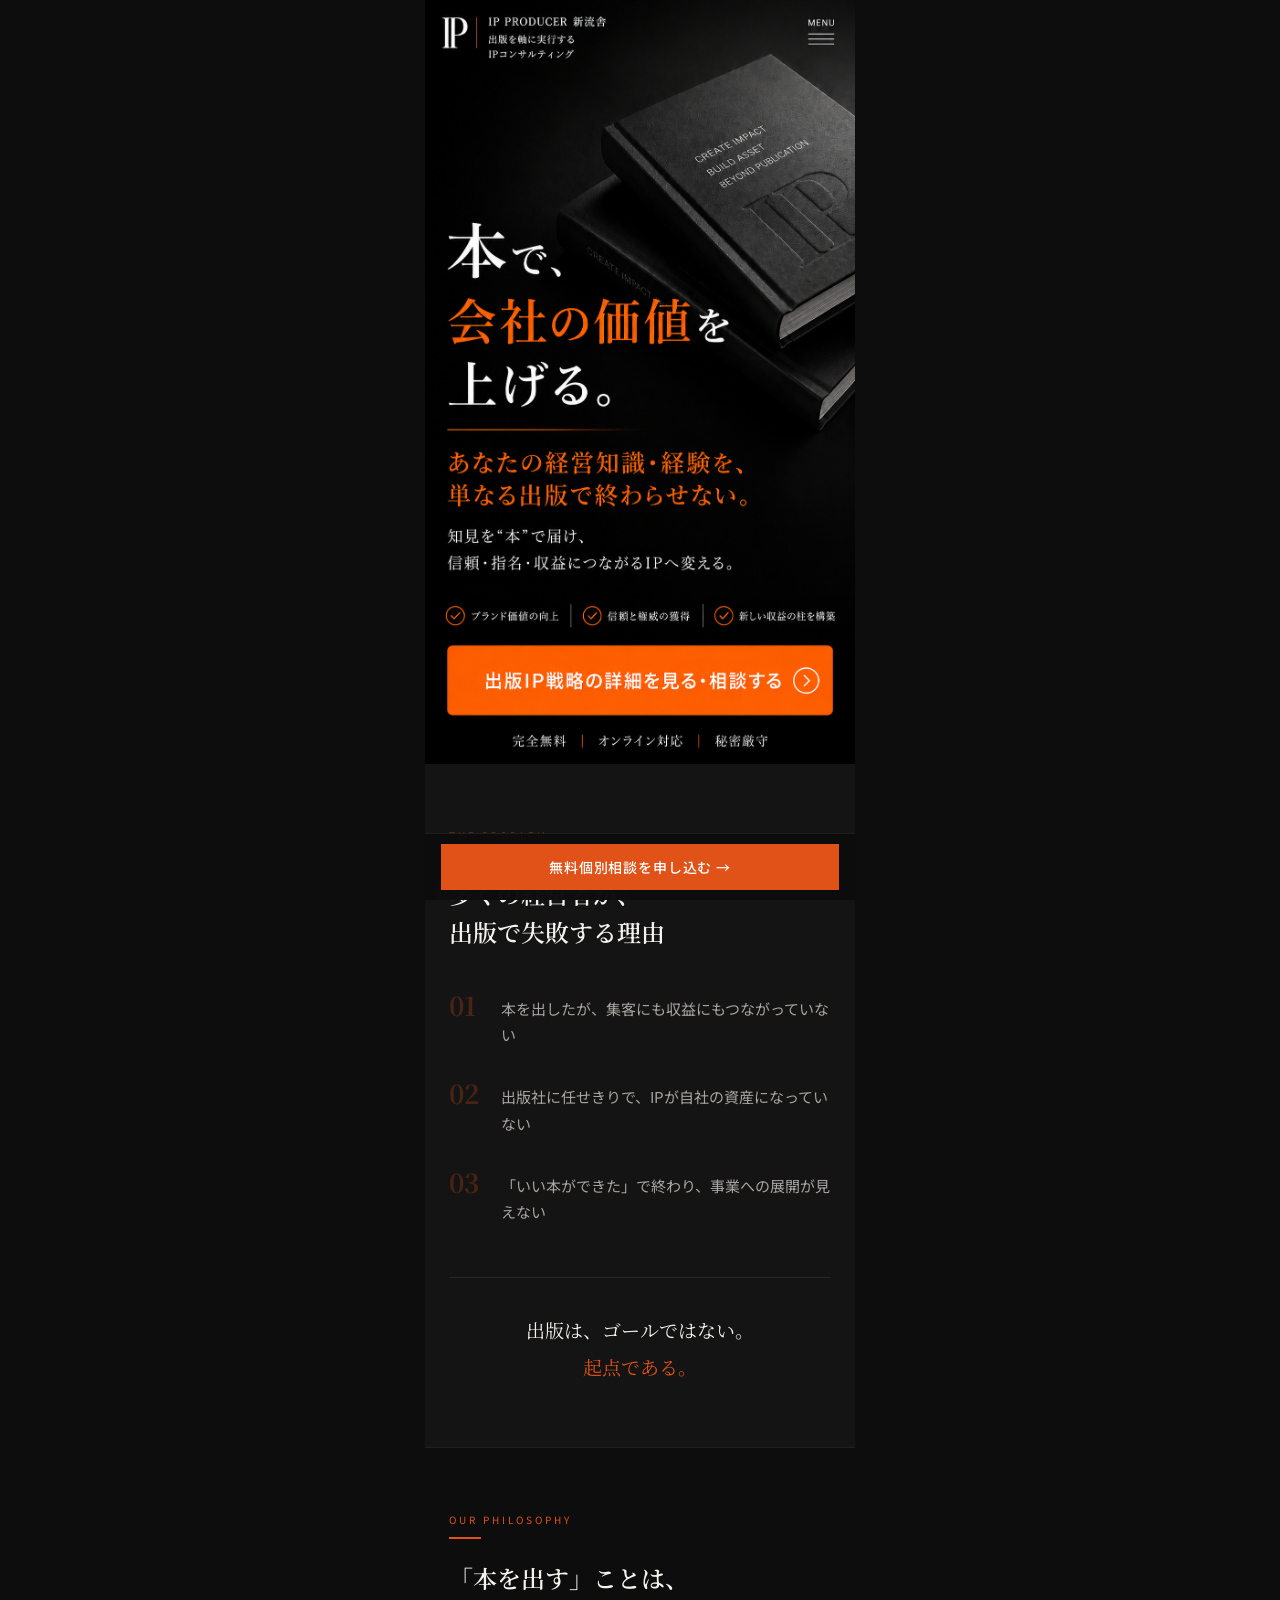
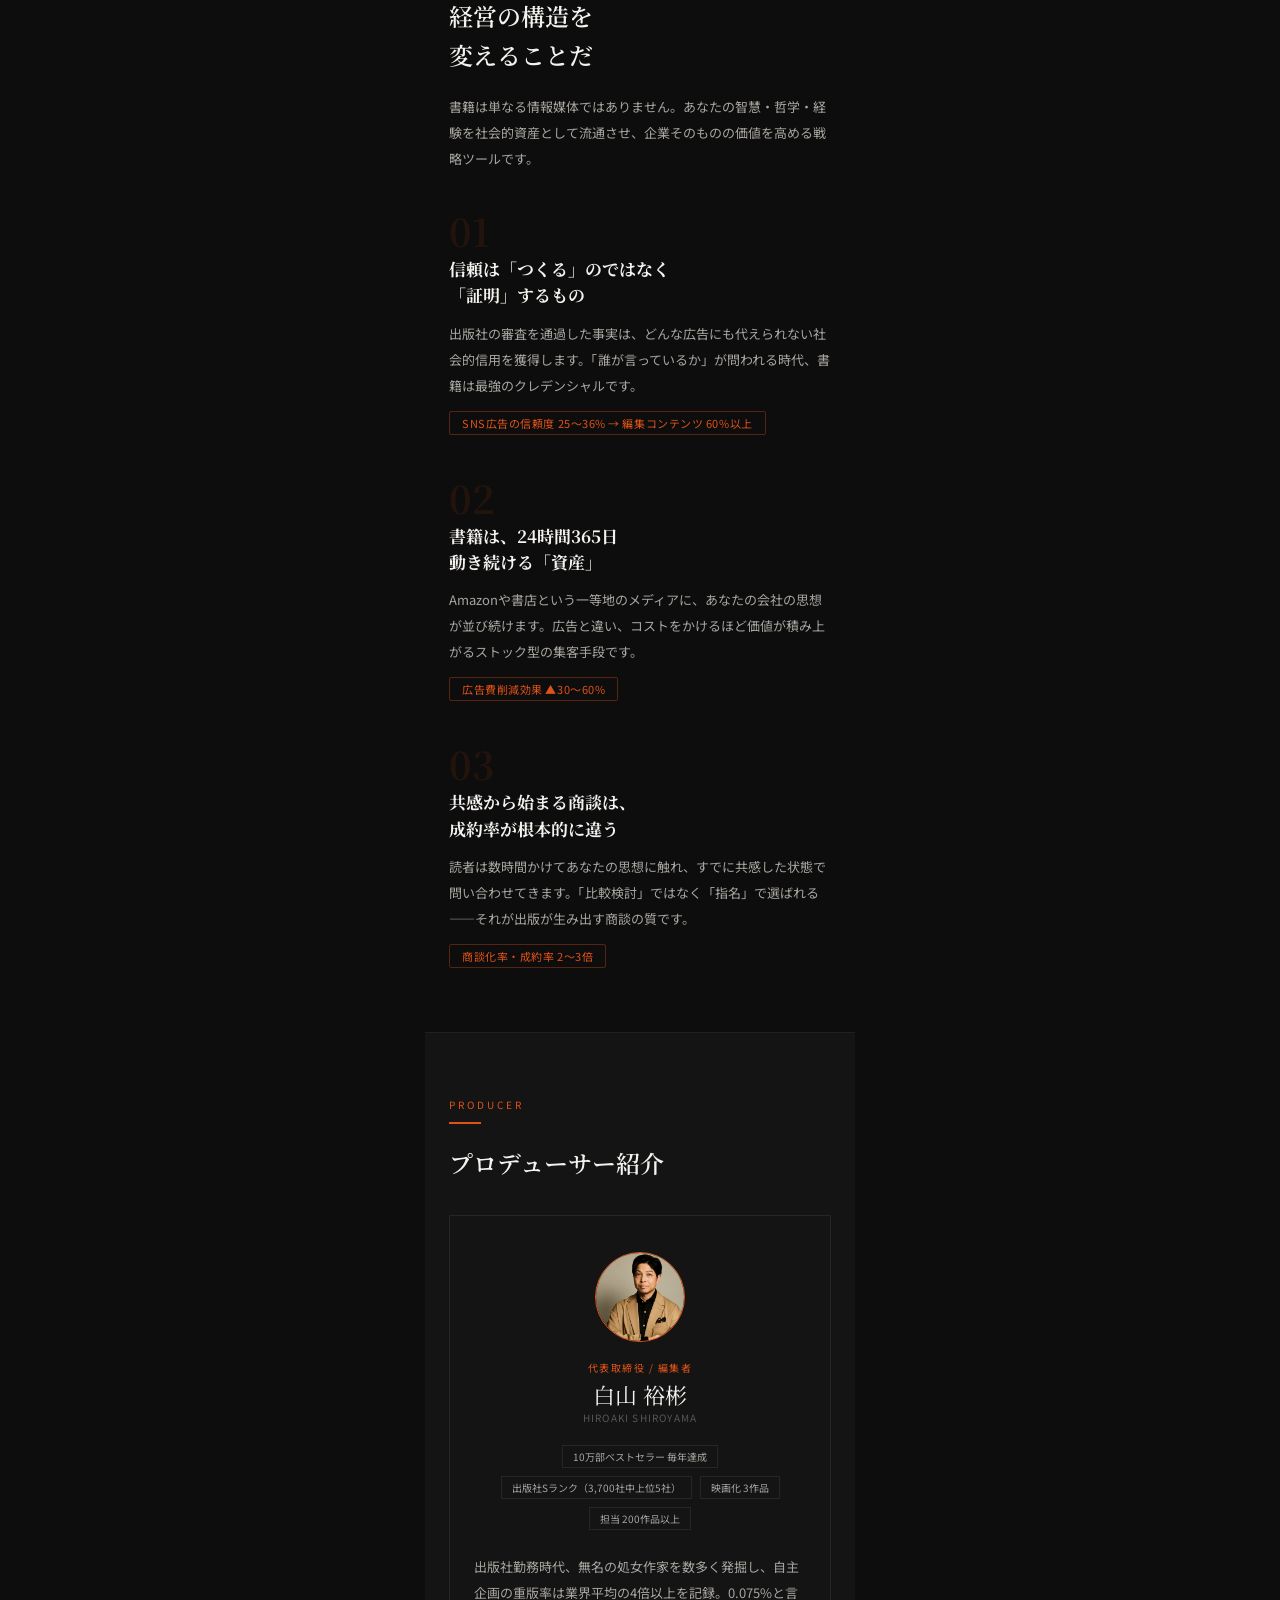
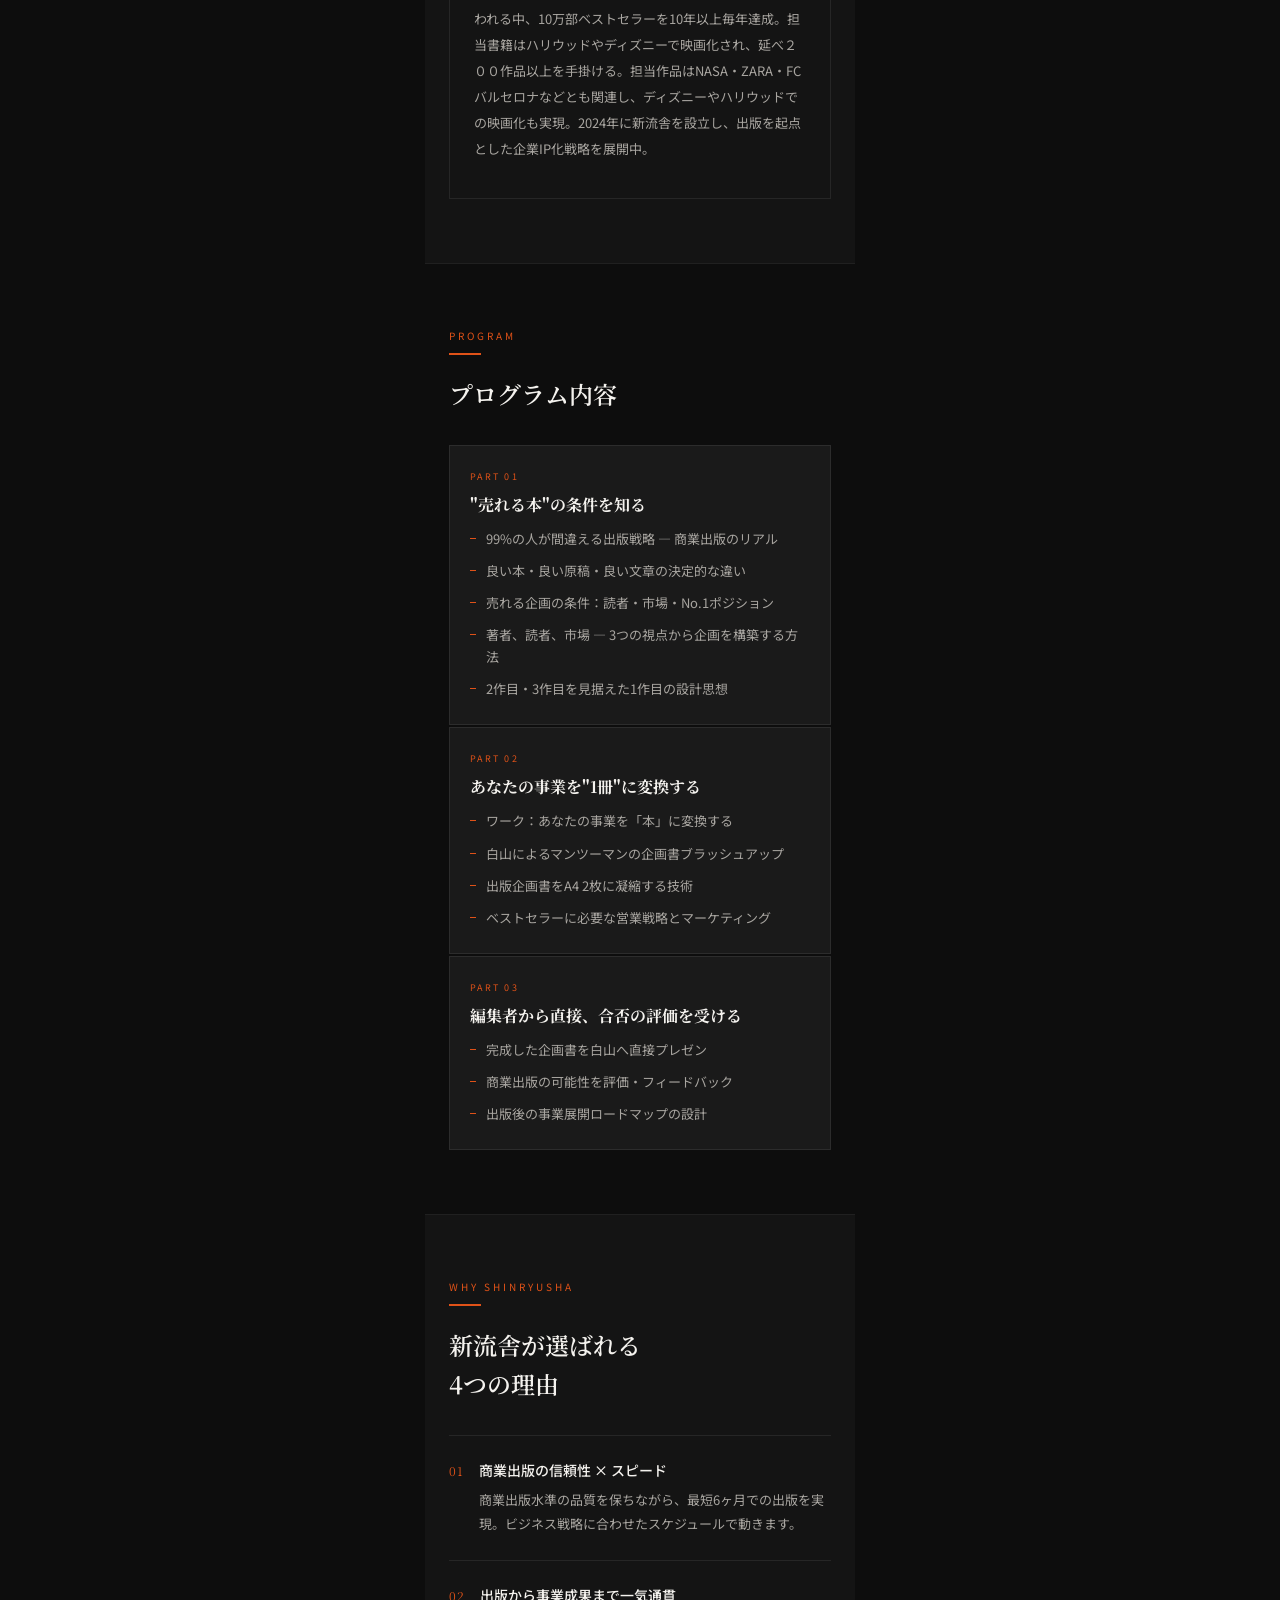
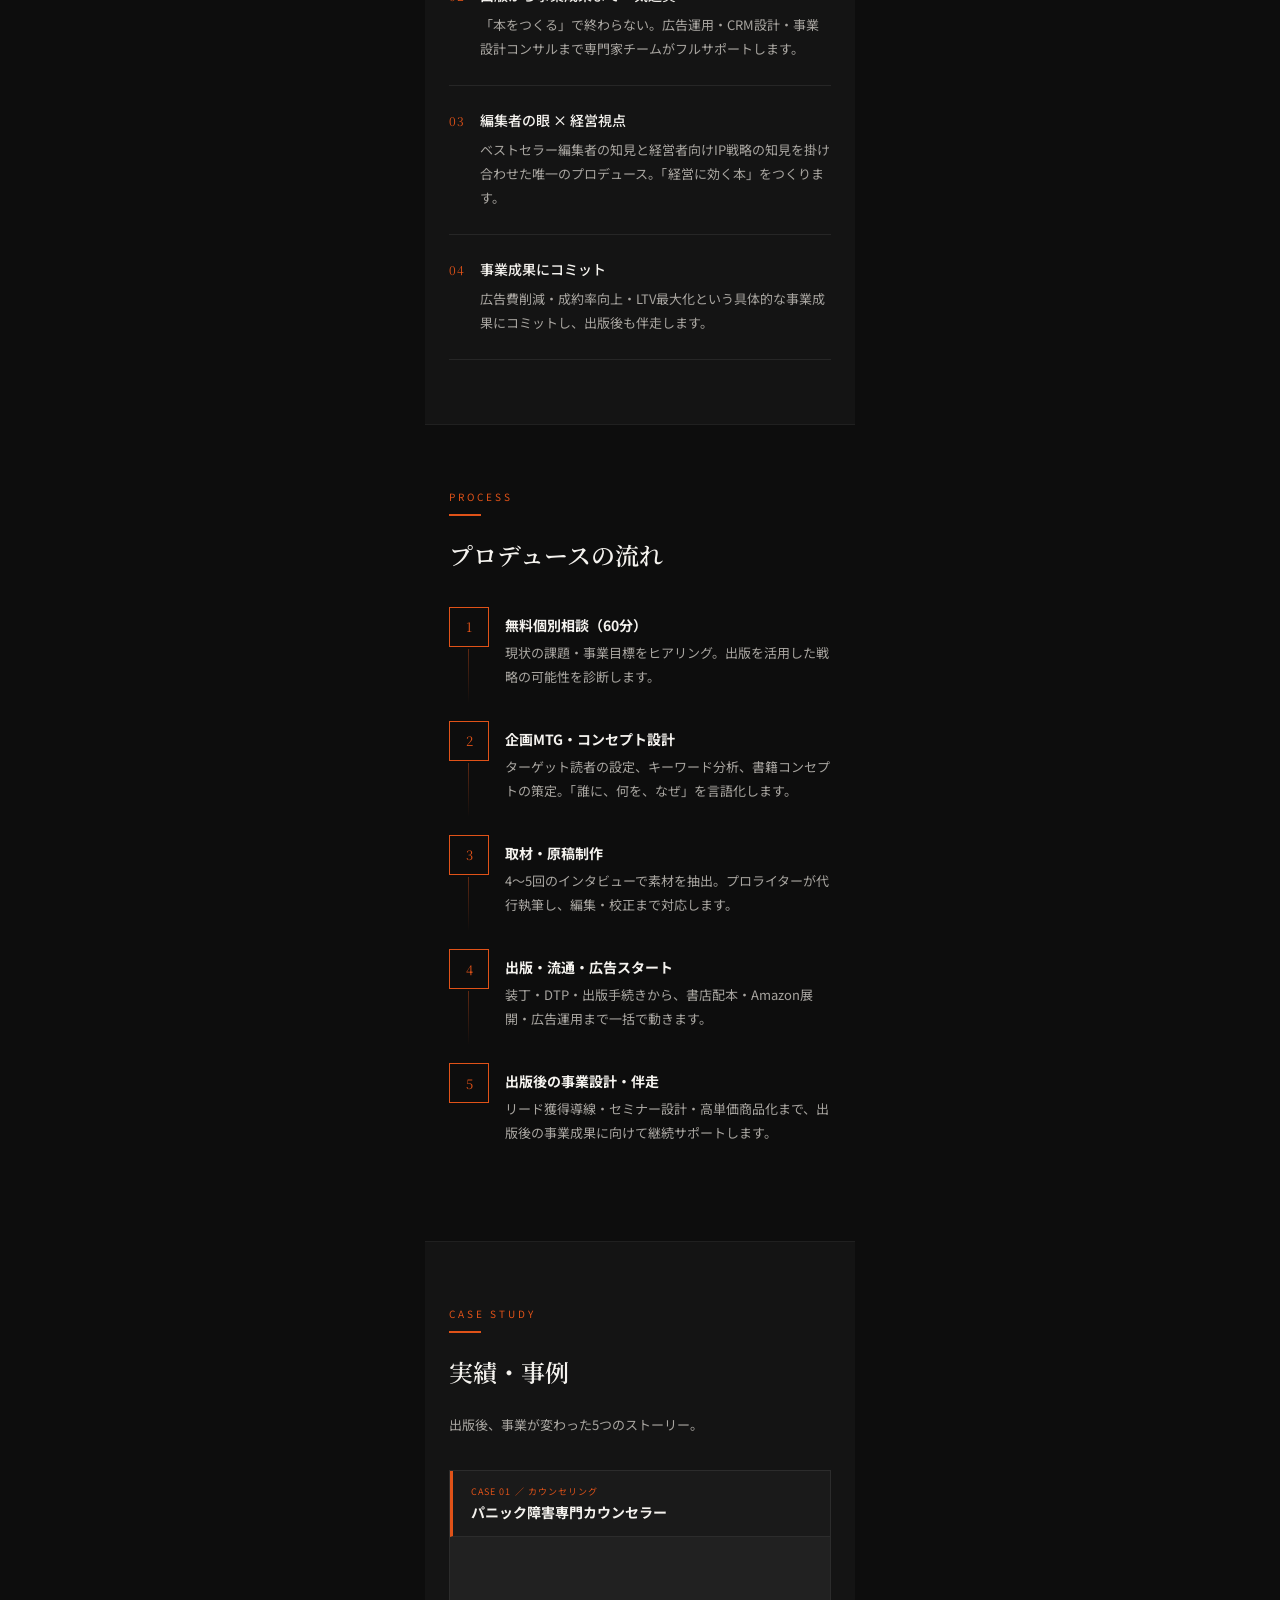
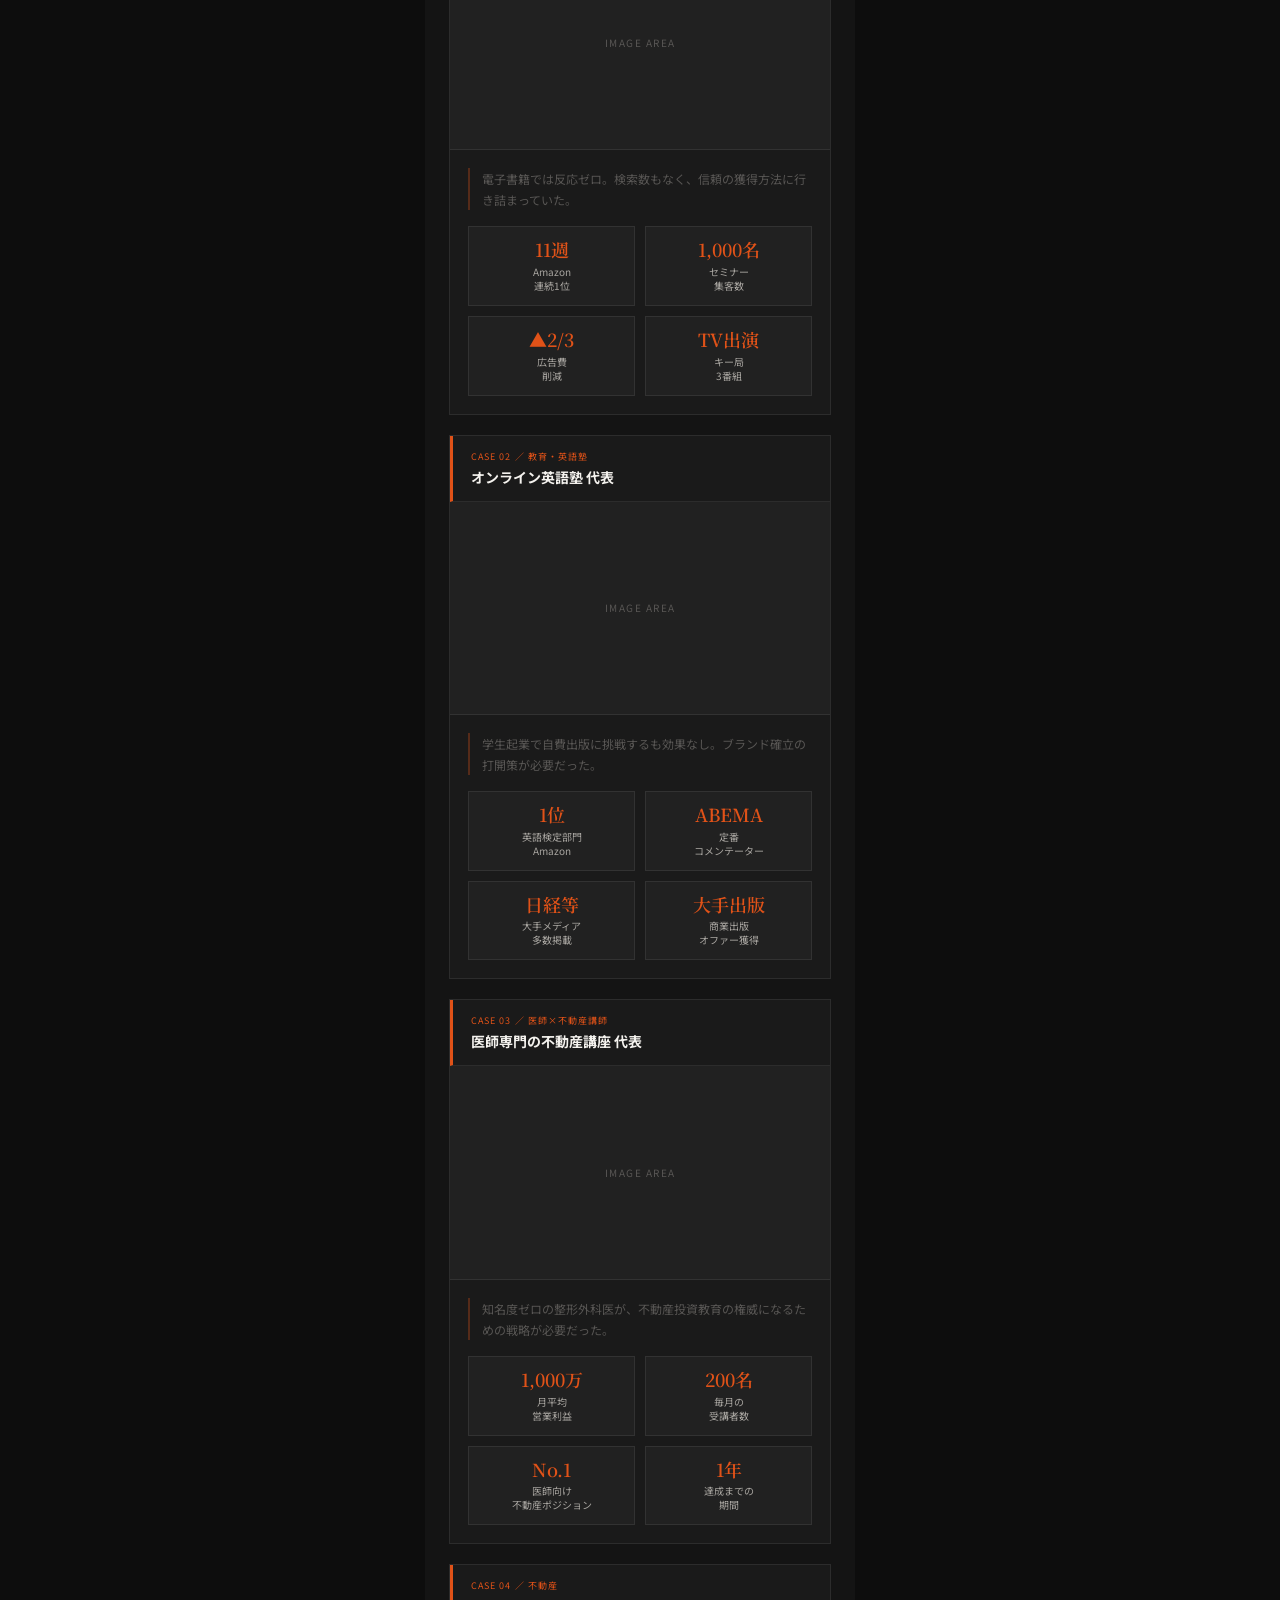
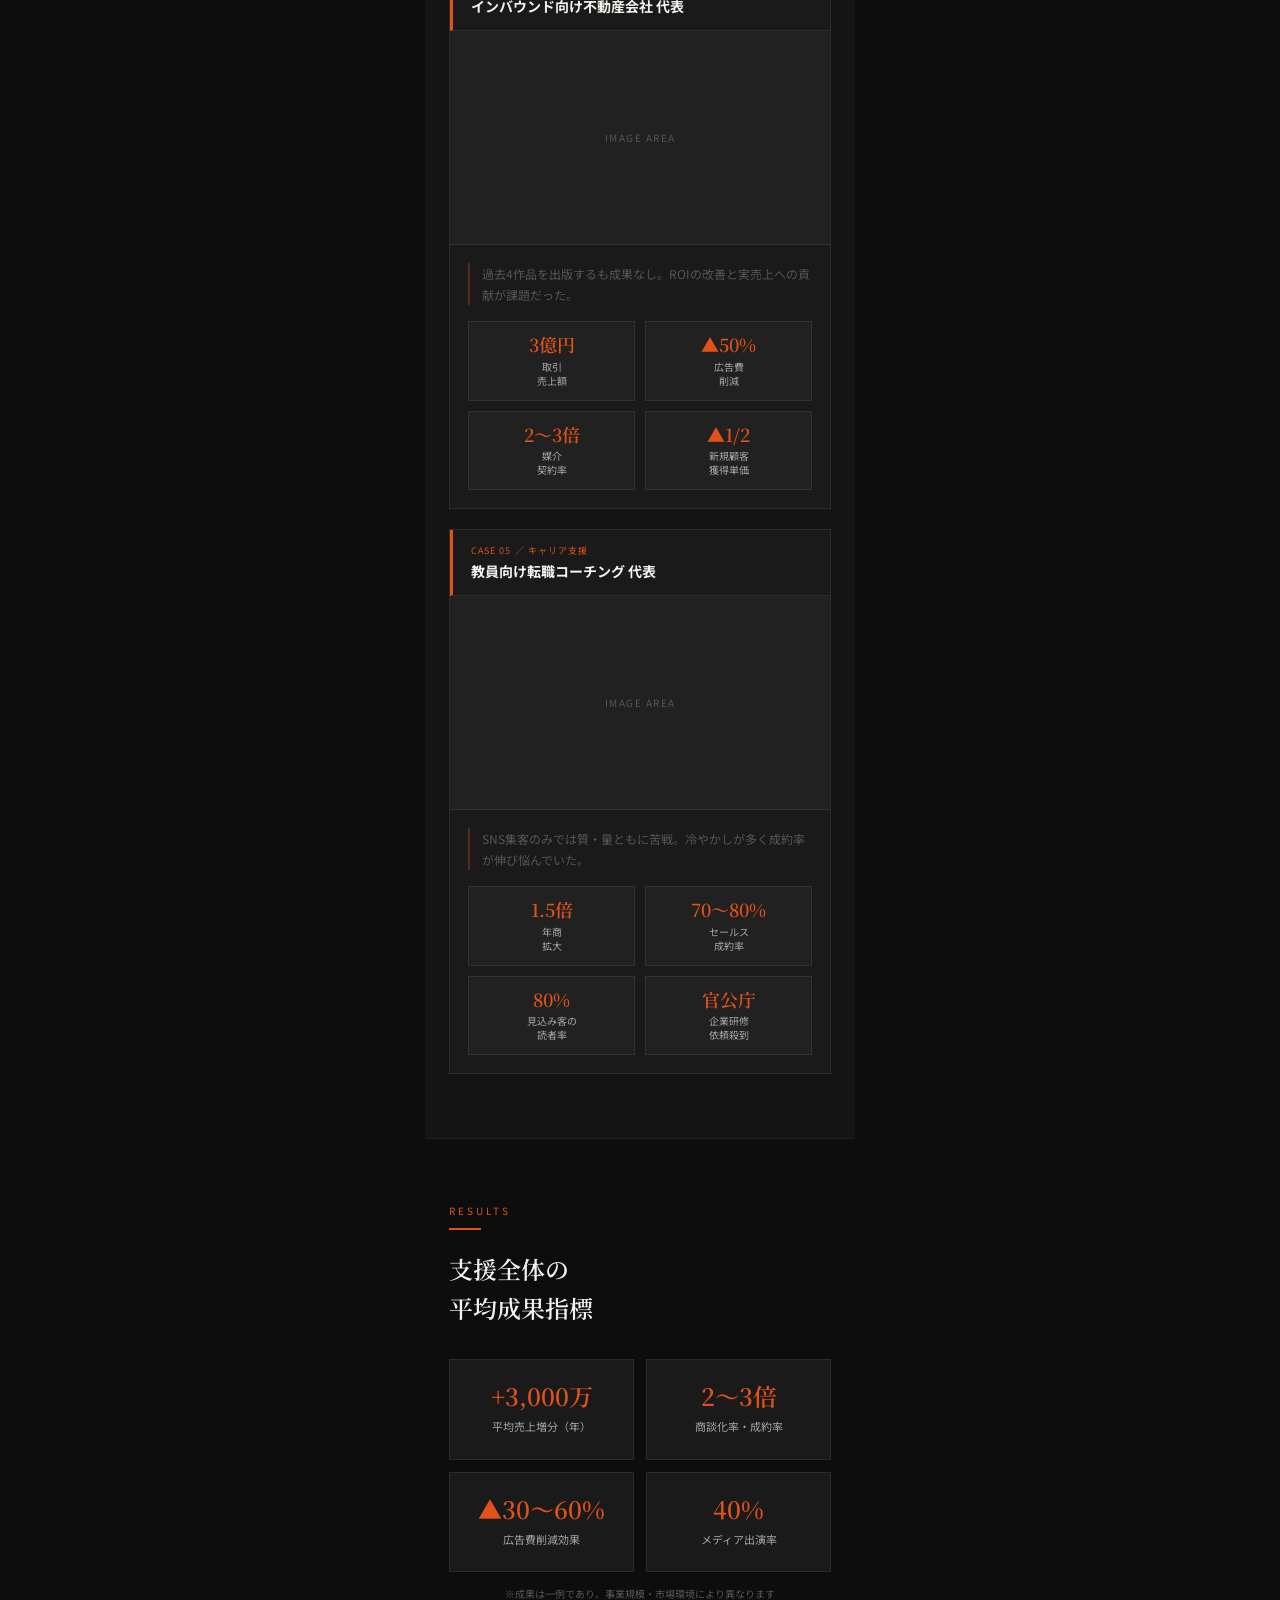
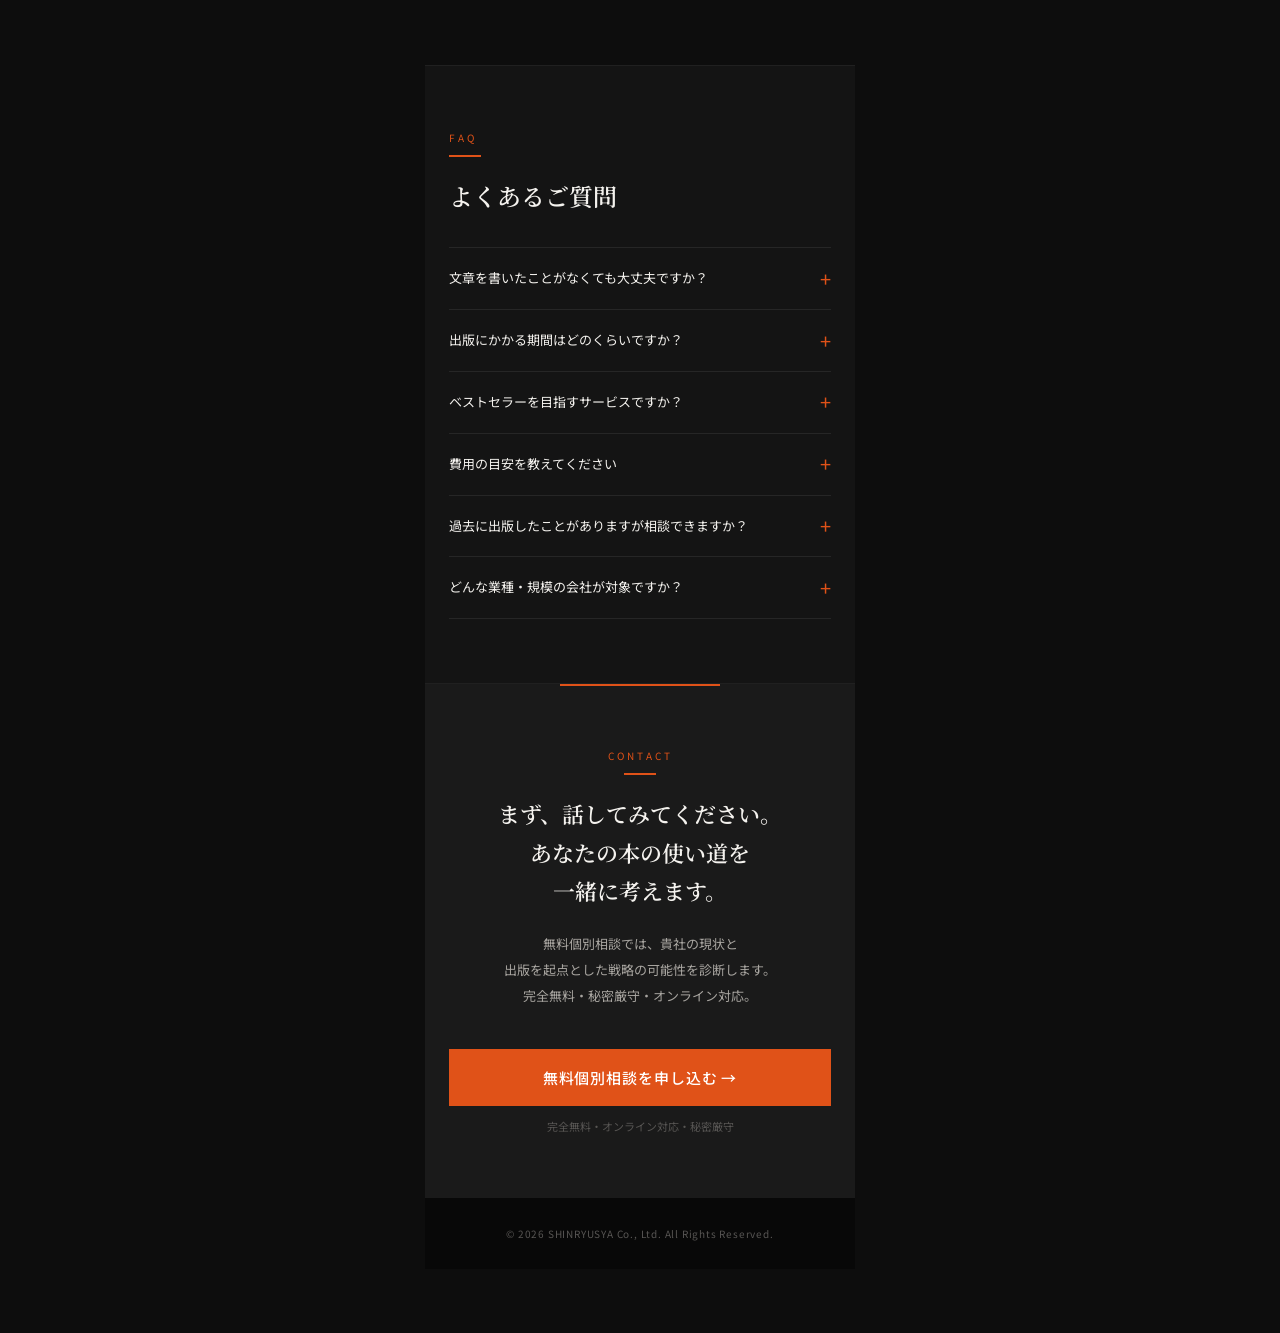
<file: v8/index.html>
<!DOCTYPE html>
<html lang="ja">
<head>
  <meta charset="UTF-8">
  <meta name="viewport" content="width=device-width, initial-scale=1.0">
  <title>出版IPプロデュース | 新流舎</title>
  <link rel="icon" type="image/png" href="../favicon-logo.png">
  <link rel="preconnect" href="https://fonts.googleapis.com">
  <link href="https://fonts.googleapis.com/css2?family=Noto+Serif+JP:wght@300;400;600;700&family=Noto+Sans+JP:wght@300;400;500;700&display=swap" rel="stylesheet">
  <style>
    *, *::before, *::after { box-sizing: border-box; margin: 0; padding: 0; }

    :root {
      --black:       #0d0d0d;
      --black-mid:   #141414;
      --black-light: #1e1e1e;
      --black-card:  #1a1a1a;
      --orange:      #e05218;
      --orange-light:#f07040;
      --white:       #f4f2ee;
      --white-dim:   #a8a5a0;
      --muted:       #585654;
      --border:      rgba(255,255,255,0.08);
    }

    html { scroll-behavior: smooth; }

    body {
      font-family: 'Noto Sans JP', sans-serif;
      background: var(--black);
      color: var(--white);
      max-width: 430px;
      margin: 0 auto;
      overflow-x: hidden;
      padding-bottom: 64px;
    }

    /* ─── HERO ─── */
    .hero img {
      width: 100%;
      display: block;
    }

    /* ─── SECTION BASE ─── */
    .sec {
      padding: 64px 24px;
    }
    .sec-label {
      font-size: 10px;
      letter-spacing: 0.3em;
      color: var(--orange);
      margin-bottom: 10px;
    }
    .orange-bar {
      width: 32px;
      height: 2px;
      background: var(--orange);
      margin-bottom: 20px;
    }
    .sec-title {
      font-family: 'Noto Serif JP', serif;
      font-size: 24px;
      font-weight: 600;
      line-height: 1.6;
      color: var(--white);
      margin-bottom: 20px;
    }
    .sec-lead {
      font-size: 13px;
      line-height: 2;
      color: var(--white-dim);
    }
    .divider {
      width: 100%;
      height: 1px;
      background: var(--border);
    }

    /* ─── PROBLEM ─── */
    .sec-problem { background: var(--black-mid); }

    .prob-list {
      margin-top: 40px;
      display: flex;
      flex-direction: column;
      gap: 32px;
    }
    .prob-item {
      display: flex;
      gap: 18px;
      align-items: flex-start;
    }
    .prob-num {
      font-family: 'Noto Serif JP', serif;
      font-size: 26px;
      font-weight: 700;
      color: rgba(224,82,24,0.25);
      line-height: 1;
      flex-shrink: 0;
      width: 34px;
    }
    .prob-item p {
      font-size: 15px;
      line-height: 1.75;
      color: var(--white-dim);
      padding-top: 4px;
    }
    .prob-closing {
      margin-top: 52px;
      padding-top: 36px;
      border-top: 1px solid var(--border);
      text-align: center;
    }
    .prob-closing-main {
      font-family: 'Noto Serif JP', serif;
      font-size: 19px;
      color: var(--white);
      line-height: 1.7;
      margin-bottom: 4px;
    }
    .prob-closing-accent {
      font-family: 'Noto Serif JP', serif;
      font-size: 19px;
      color: var(--orange);
      line-height: 1.7;
    }

    /* ─── WHY ─── */
    .sec-why { background: var(--black); }

    .why-block {
      margin-top: 40px;
      display: flex;
      flex-direction: column;
      gap: 44px;
    }
    .why-num {
      font-family: 'Noto Serif JP', serif;
      font-size: 38px;
      font-weight: 700;
      color: rgba(224,82,24,0.1);
      line-height: 1;
      margin-bottom: 6px;
    }
    .why-item h3 {
      font-family: 'Noto Serif JP', serif;
      font-size: 17px;
      color: var(--white);
      line-height: 1.55;
      margin-bottom: 12px;
    }
    .why-item p {
      font-size: 13px;
      line-height: 2;
      color: var(--white-dim);
    }
    .why-tag {
      display: inline-block;
      margin-top: 12px;
      font-size: 11px;
      color: var(--orange);
      border: 1px solid rgba(224,82,24,0.35);
      padding: 3px 12px;
      border-radius: 2px;
      letter-spacing: 0.05em;
    }

    /* ─── PROFILE ─── */
    .sec-profile { background: var(--black-mid); }

    .profile-box {
      border: 1px solid var(--border);
      padding: 36px 24px;
      margin-top: 32px;
      text-align: center;
    }
    .profile-photo {
      width: 90px;
      height: 90px;
      border-radius: 50%;
      border: 1.5px solid var(--orange);
      margin: 0 auto 18px;
      overflow: hidden;
    }
    .profile-photo img {
      width: 100%;
      height: 100%;
      object-fit: cover;
      display: block;
    }
    .profile-role {
      font-size: 10px;
      color: var(--orange);
      letter-spacing: 0.15em;
      margin-bottom: 4px;
    }
    .profile-name {
      font-family: 'Noto Serif JP', serif;
      font-size: 22px;
      color: var(--white);
    }
    .profile-name-en {
      font-size: 10px;
      letter-spacing: 0.12em;
      color: var(--muted);
      margin-bottom: 20px;
    }
    .profile-tags {
      display: flex;
      flex-wrap: wrap;
      justify-content: center;
      gap: 8px;
      margin-bottom: 24px;
    }
    .p-tag {
      font-size: 10px;
      color: var(--white-dim);
      border: 1px solid var(--border);
      padding: 3px 10px;
    }
    .profile-bio {
      font-size: 13px;
      line-height: 2;
      color: var(--white-dim);
      text-align: left;
    }

    /* ─── SERVICE ─── */
    .sec-service { background: var(--black); }

    .svc-cards {
      margin-top: 32px;
      display: flex;
      flex-direction: column;
      gap: 2px;
    }
    .svc-card {
      background: var(--black-card);
      border: 1px solid var(--border);
      padding: 24px 20px;
    }
    .svc-step {
      font-size: 9px;
      letter-spacing: 0.25em;
      color: var(--orange);
      margin-bottom: 10px;
    }
    .svc-card h3 {
      font-family: 'Noto Serif JP', serif;
      font-size: 16px;
      color: var(--white);
      margin-bottom: 12px;
    }
    .svc-list {
      list-style: none;
      display: flex;
      flex-direction: column;
      gap: 10px;
    }
    .svc-list li {
      font-size: 13px;
      line-height: 1.7;
      color: var(--white-dim);
      padding-left: 16px;
      position: relative;
    }
    .svc-list li::before {
      content: '';
      position: absolute;
      left: 0;
      top: 10px;
      width: 6px;
      height: 1px;
      background: var(--orange);
    }

    /* ─── STRENGTHS ─── */
    .sec-strength { background: var(--black-mid); }

    .str-list {
      margin-top: 32px;
      display: flex;
      flex-direction: column;
      gap: 0;
    }
    .str-item {
      padding: 24px 0;
      border-bottom: 1px solid var(--border);
      display: flex;
      gap: 16px;
      align-items: flex-start;
    }
    .str-item:first-child { border-top: 1px solid var(--border); }
    .str-num {
      font-family: 'Noto Serif JP', serif;
      font-size: 12px;
      color: var(--orange);
      flex-shrink: 0;
      padding-top: 2px;
      letter-spacing: 0.05em;
    }
    .str-item h3 {
      font-size: 14px;
      font-weight: 500;
      color: var(--white);
      margin-bottom: 8px;
    }
    .str-item p {
      font-size: 13px;
      line-height: 1.85;
      color: var(--white-dim);
    }

    /* ─── FLOW ─── */
    .sec-flow { background: var(--black); }

    .flow-list {
      margin-top: 32px;
      position: relative;
    }
    .flow-item {
      display: flex;
      gap: 16px;
      margin-bottom: 32px;
      position: relative;
    }
    .flow-item:not(:last-child)::after {
      content: '';
      position: absolute;
      left: 19px;
      top: 42px;
      bottom: -14px;
      width: 1px;
      background: linear-gradient(to bottom, rgba(224,82,24,0.4), transparent);
    }
    .flow-num {
      width: 40px;
      height: 40px;
      border: 1px solid var(--orange);
      display: flex;
      align-items: center;
      justify-content: center;
      font-family: 'Noto Serif JP', serif;
      font-size: 13px;
      color: var(--orange);
      flex-shrink: 0;
    }
    .flow-body { padding-top: 8px; }
    .flow-body h3 {
      font-size: 14px;
      color: var(--white);
      margin-bottom: 6px;
    }
    .flow-body p {
      font-size: 13px;
      line-height: 1.85;
      color: var(--white-dim);
    }

    /* ─── CASES ─── */
    .sec-cases { background: var(--black-mid); }

    .case-list {
      margin-top: 32px;
      display: flex;
      flex-direction: column;
      gap: 20px;
    }
    .case-card {
      border: 1px solid var(--border);
      background: var(--black-card);
    }
    .case-head {
      padding: 14px 18px;
      border-bottom: 1px solid var(--border);
      border-left: 3px solid var(--orange);
    }
    .case-tag {
      font-size: 9px;
      letter-spacing: 0.12em;
      color: var(--orange);
      margin-bottom: 4px;
    }
    .case-head h3 {
      font-size: 14px;
      color: var(--white);
    }
    .case-img {
      width: 100%;
      aspect-ratio: 16/9;
      background: rgba(255,255,255,0.03);
      border-bottom: 1px solid var(--border);
      display: flex;
      align-items: center;
      justify-content: center;
      overflow: hidden;
    }
    .case-img img {
      width: 100%;
      height: 100%;
      object-fit: cover;
      display: block;
    }
    .case-img-placeholder {
      font-size: 10px;
      color: var(--muted);
      letter-spacing: 0.15em;
    }
    .case-body { padding: 18px; }
    .case-challenge {
      font-size: 12px;
      color: var(--muted);
      line-height: 1.75;
      padding-left: 12px;
      border-left: 2px solid rgba(224,82,24,0.3);
      margin-bottom: 16px;
    }
    .case-grid {
      display: grid;
      grid-template-columns: 1fr 1fr;
      gap: 10px;
    }
    .case-kpi {
      text-align: center;
      padding: 12px 6px;
      background: rgba(255,255,255,0.03);
      border: 1px solid var(--border);
    }
    .case-kpi-num {
      font-family: 'Noto Serif JP', serif;
      font-size: 18px;
      color: var(--orange);
      font-weight: 600;
      line-height: 1.2;
    }
    .case-kpi-label {
      font-size: 10px;
      color: var(--white-dim);
      margin-top: 4px;
      line-height: 1.4;
    }

    /* ─── METRICS ─── */
    .sec-metrics { background: var(--black); }

    .metrics-grid {
      margin-top: 32px;
      display: grid;
      grid-template-columns: 1fr 1fr;
      gap: 12px;
    }
    .metric-box {
      border: 1px solid var(--border);
      padding: 24px 10px;
      text-align: center;
      background: var(--black-card);
    }
    .metric-num {
      font-family: 'Noto Serif JP', serif;
      font-size: 24px;
      color: var(--orange);
      font-weight: 600;
      line-height: 1;
      margin-bottom: 10px;
    }
    .metric-label {
      font-size: 11px;
      color: var(--white-dim);
      line-height: 1.5;
    }
    .metric-note {
      font-size: 10px;
      color: var(--muted);
      text-align: center;
      margin-top: 14px;
    }

    /* ─── FAQ ─── */
    .sec-faq { background: var(--black-mid); }

    .faq-list {
      margin-top: 32px;
      display: flex;
      flex-direction: column;
      gap: 0;
    }
    .faq-item {
      border-bottom: 1px solid var(--border);
    }
    .faq-item:first-child { border-top: 1px solid var(--border); }
    .faq-q {
      padding: 20px 0;
      display: flex;
      justify-content: space-between;
      align-items: center;
      cursor: pointer;
      -webkit-tap-highlight-color: transparent;
    }
    .faq-q-text {
      font-size: 13px;
      color: var(--white);
      line-height: 1.6;
      flex: 1;
      padding-right: 16px;
    }
    .faq-icon {
      color: var(--orange);
      font-size: 20px;
      line-height: 1;
      transition: transform 0.3s ease;
      flex-shrink: 0;
    }
    .faq-a {
      display: none;
      padding: 0 0 20px;
      font-size: 13px;
      color: var(--white-dim);
      line-height: 1.95;
    }
    .faq-item.open .faq-a   { display: block; }
    .faq-item.open .faq-icon { transform: rotate(45deg); }

    /* ─── CTA ─── */
    .sec-cta {
      background: var(--black-card);
      padding: 64px 24px;
      text-align: center;
      position: relative;
      overflow: hidden;
    }
    .sec-cta::before {
      content: '';
      position: absolute;
      top: 0; left: 50%;
      transform: translateX(-50%);
      width: 160px; height: 2px;
      background: var(--orange);
    }
    .cta-title {
      font-family: 'Noto Serif JP', serif;
      font-size: 22px;
      font-weight: 600;
      line-height: 1.75;
      margin-bottom: 20px;
    }
    .cta-text {
      font-size: 13px;
      color: var(--white-dim);
      line-height: 2;
      margin-bottom: 40px;
    }
    .btn-main {
      display: block;
      width: 100%;
      padding: 18px 20px;
      background: var(--orange);
      color: #fff;
      font-size: 15px;
      font-weight: 500;
      text-align: center;
      border: none;
      text-decoration: none;
      letter-spacing: 0.06em;
      margin-bottom: 12px;
      transition: opacity 0.2s;
    }
    .btn-main:active { opacity: 0.85; }
    .btn-note {
      font-size: 11px;
      color: var(--muted);
    }

    /* ─── FOOTER ─── */
    footer {
      background: #080808;
      padding: 28px 24px;
      text-align: center;
    }
    footer p {
      font-size: 10px;
      color: var(--muted);
      letter-spacing: 0.08em;
    }

    /* ─── FIXED BAR ─── */
    .fixed-bar {
      position: fixed;
      bottom: 0; left: 50%;
      transform: translateX(-50%);
      width: 100%;
      max-width: 430px;
      padding: 10px 16px;
      background: rgba(13,13,13,0.96);
      border-top: 1px solid var(--border);
      backdrop-filter: blur(14px);
      -webkit-backdrop-filter: blur(14px);
      z-index: 200;
    }
    .fixed-bar a {
      display: block;
      padding: 13px;
      background: var(--orange);
      color: #fff;
      text-align: center;
      font-size: 14px;
      font-weight: 500;
      text-decoration: none;
      letter-spacing: 0.06em;
    }
  </style>
</head>
<body>

<!-- HERO -->
<section style="padding:0;">
  <img src="v8-hero.png" alt="本で、会社の価値を上げる。新流舎" style="width:100%; display:block;">
</section>

<!-- PROBLEM -->
<section class="sec sec-problem">
  <div class="sec-label">THE PROBLEM</div>
  <div class="orange-bar"></div>
  <h2 class="sec-title">多くの経営者が、<br>出版で失敗する理由</h2>
  <div class="prob-list">
    <div class="prob-item">
      <div class="prob-num">01</div>
      <p>本を出したが、集客にも収益にもつながっていない</p>
    </div>
    <div class="prob-item">
      <div class="prob-num">02</div>
      <p>出版社に任せきりで、IPが自社の資産になっていない</p>
    </div>
    <div class="prob-item">
      <div class="prob-num">03</div>
      <p>「いい本ができた」で終わり、事業への展開が見えない</p>
    </div>
  </div>
  <div class="prob-closing">
    <p class="prob-closing-main">出版は、ゴールではない。</p>
    <p class="prob-closing-accent">起点である。</p>
  </div>
</section>

<div class="divider"></div>

<!-- WHY -->
<section class="sec sec-why">
  <div class="sec-label">OUR PHILOSOPHY</div>
  <div class="orange-bar"></div>
  <h2 class="sec-title">「本を出す」ことは、<br>経営の構造を<br>変えることだ</h2>
  <p class="sec-lead">書籍は単なる情報媒体ではありません。あなたの智慧・哲学・経験を社会的資産として流通させ、企業そのものの価値を高める戦略ツールです。</p>
  <div class="why-block">
    <div class="why-item">
      <div class="why-num">01</div>
      <h3>信頼は「つくる」のではなく<br>「証明」するもの</h3>
      <p>出版社の審査を通過した事実は、どんな広告にも代えられない社会的信用を獲得します。「誰が言っているか」が問われる時代、書籍は最強のクレデンシャルです。</p>
      <span class="why-tag">SNS広告の信頼度 25〜36% → 編集コンテンツ 60%以上</span>
    </div>
    <div class="why-item">
      <div class="why-num">02</div>
      <h3>書籍は、24時間365日<br>動き続ける「資産」</h3>
      <p>Amazonや書店という一等地のメディアに、あなたの会社の思想が並び続けます。広告と違い、コストをかけるほど価値が積み上がるストック型の集客手段です。</p>
      <span class="why-tag">広告費削減効果 ▲30〜60%</span>
    </div>
    <div class="why-item">
      <div class="why-num">03</div>
      <h3>共感から始まる商談は、<br>成約率が根本的に違う</h3>
      <p>読者は数時間かけてあなたの思想に触れ、すでに共感した状態で問い合わせてきます。「比較検討」ではなく「指名」で選ばれる——それが出版が生み出す商談の質です。</p>
      <span class="why-tag">商談化率・成約率 2〜3倍</span>
    </div>
  </div>
</section>

<div class="divider"></div>

<!-- PROFILE -->
<section class="sec sec-profile">
  <div class="sec-label">PRODUCER</div>
  <div class="orange-bar"></div>
  <h2 class="sec-title">プロデューサー紹介</h2>
  <div class="profile-box">
    <div class="profile-photo">
      <img src="shiroyamasan.png?v=3" alt="白山 裕彬">
    </div>
    <div class="profile-role">代表取締役 / 編集者</div>
    <div class="profile-name">白山 裕彬</div>
    <div class="profile-name-en">HIROAKI SHIROYAMA</div>
    <div class="profile-tags">
      <span class="p-tag">10万部ベストセラー 毎年達成</span>
      <span class="p-tag">出版社Sランク（3,700社中上位5社）</span>
      <span class="p-tag">映画化 3作品</span>
      <span class="p-tag">担当 200作品以上</span>
    </div>
    <p class="profile-bio">
      出版社勤務時代、無名の処女作家を数多く発掘し、自主企画の重版率は業界平均の4倍以上を記録。0.075%と言われる中、10万部ベストセラーを10年以上毎年達成。担当書籍はハリウッドやディズニーで映画化され、延べ２００作品以上を手掛ける。担当作品はNASA・ZARA・FCバルセロナなどとも関連し、ディズニーやハリウッドでの映画化も実現。2024年に新流舎を設立し、出版を起点とした企業IP化戦略を展開中。
    </p>
  </div>
</section>

<div class="divider"></div>

<!-- SERVICE -->
<section class="sec sec-service">
  <div class="sec-label">PROGRAM</div>
  <div class="orange-bar"></div>
  <h2 class="sec-title">プログラム内容</h2>
  <div class="svc-cards">

    <div class="svc-card">
      <div class="svc-step">PART 01</div>
      <h3>"売れる本"の条件を知る</h3>
      <ul class="svc-list">
        <li>99%の人が間違える出版戦略 ― 商業出版のリアル</li>
        <li>良い本・良い原稿・良い文章の決定的な違い</li>
        <li>売れる企画の条件：読者・市場・No.1ポジション</li>
        <li>著者、読者、市場 ― 3つの視点から企画を構築する方法</li>
        <li>2作目・3作目を見据えた1作目の設計思想</li>
      </ul>
    </div>

    <div class="svc-card">
      <div class="svc-step">PART 02</div>
      <h3>あなたの事業を"1冊"に変換する</h3>
      <ul class="svc-list">
        <li>ワーク：あなたの事業を「本」に変換する</li>
        <li>白山によるマンツーマンの企画書ブラッシュアップ</li>
        <li>出版企画書をA4 2枚に凝縮する技術</li>
        <li>ベストセラーに必要な営業戦略とマーケティング</li>
      </ul>
    </div>

    <div class="svc-card">
      <div class="svc-step">PART 03</div>
      <h3>編集者から直接、合否の評価を受ける</h3>
      <ul class="svc-list">
        <li>完成した企画書を白山へ直接プレゼン</li>
        <li>商業出版の可能性を評価・フィードバック</li>
        <li>出版後の事業展開ロードマップの設計</li>
      </ul>
    </div>

  </div>
</section>

<div class="divider"></div>

<!-- STRENGTHS -->
<section class="sec sec-strength">
  <div class="sec-label">WHY SHINRYUSHA</div>
  <div class="orange-bar"></div>
  <h2 class="sec-title">新流舎が選ばれる<br>4つの理由</h2>
  <div class="str-list">
    <div class="str-item">
      <div class="str-num">01</div>
      <div>
        <h3>商業出版の信頼性 × スピード</h3>
        <p>商業出版水準の品質を保ちながら、最短6ヶ月での出版を実現。ビジネス戦略に合わせたスケジュールで動きます。</p>
      </div>
    </div>
    <div class="str-item">
      <div class="str-num">02</div>
      <div>
        <h3>出版から事業成果まで一気通貫</h3>
        <p>「本をつくる」で終わらない。広告運用・CRM設計・事業設計コンサルまで専門家チームがフルサポートします。</p>
      </div>
    </div>
    <div class="str-item">
      <div class="str-num">03</div>
      <div>
        <h3>編集者の眼 × 経営視点</h3>
        <p>ベストセラー編集者の知見と経営者向けIP戦略の知見を掛け合わせた唯一のプロデュース。「経営に効く本」をつくります。</p>
      </div>
    </div>
    <div class="str-item">
      <div class="str-num">04</div>
      <div>
        <h3>事業成果にコミット</h3>
        <p>広告費削減・成約率向上・LTV最大化という具体的な事業成果にコミットし、出版後も伴走します。</p>
      </div>
    </div>
  </div>
</section>

<div class="divider"></div>

<!-- FLOW -->
<section class="sec sec-flow">
  <div class="sec-label">PROCESS</div>
  <div class="orange-bar"></div>
  <h2 class="sec-title">プロデュースの流れ</h2>
  <div class="flow-list">
    <div class="flow-item">
      <div class="flow-num">1</div>
      <div class="flow-body">
        <h3>無料個別相談（60分）</h3>
        <p>現状の課題・事業目標をヒアリング。出版を活用した戦略の可能性を診断します。</p>
      </div>
    </div>
    <div class="flow-item">
      <div class="flow-num">2</div>
      <div class="flow-body">
        <h3>企画MTG・コンセプト設計</h3>
        <p>ターゲット読者の設定、キーワード分析、書籍コンセプトの策定。「誰に、何を、なぜ」を言語化します。</p>
      </div>
    </div>
    <div class="flow-item">
      <div class="flow-num">3</div>
      <div class="flow-body">
        <h3>取材・原稿制作</h3>
        <p>4〜5回のインタビューで素材を抽出。プロライターが代行執筆し、編集・校正まで対応します。</p>
      </div>
    </div>
    <div class="flow-item">
      <div class="flow-num">4</div>
      <div class="flow-body">
        <h3>出版・流通・広告スタート</h3>
        <p>装丁・DTP・出版手続きから、書店配本・Amazon展開・広告運用まで一括で動きます。</p>
      </div>
    </div>
    <div class="flow-item">
      <div class="flow-num">5</div>
      <div class="flow-body">
        <h3>出版後の事業設計・伴走</h3>
        <p>リード獲得導線・セミナー設計・高単価商品化まで、出版後の事業成果に向けて継続サポートします。</p>
      </div>
    </div>
  </div>
</section>

<div class="divider"></div>

<!-- CASES -->
<section class="sec sec-cases">
  <div class="sec-label">CASE STUDY</div>
  <div class="orange-bar"></div>
  <h2 class="sec-title">実績・事例</h2>
  <p class="sec-lead">出版後、事業が変わった5つのストーリー。</p>
  <div class="case-list">

    <div class="case-card">
      <div class="case-head">
        <div class="case-tag">CASE 01 ／ カウンセリング</div>
        <h3>パニック障害専門カウンセラー</h3>
      </div>
      <div class="case-img"><span class="case-img-placeholder">IMAGE AREA</span></div>
      <div class="case-body">
        <p class="case-challenge">電子書籍では反応ゼロ。検索数もなく、信頼の獲得方法に行き詰まっていた。</p>
        <div class="case-grid">
          <div class="case-kpi"><div class="case-kpi-num">11週</div><div class="case-kpi-label">Amazon<br>連続1位</div></div>
          <div class="case-kpi"><div class="case-kpi-num">1,000名</div><div class="case-kpi-label">セミナー<br>集客数</div></div>
          <div class="case-kpi"><div class="case-kpi-num">▲2/3</div><div class="case-kpi-label">広告費<br>削減</div></div>
          <div class="case-kpi"><div class="case-kpi-num">TV出演</div><div class="case-kpi-label">キー局<br>3番組</div></div>
        </div>
      </div>
    </div>

    <div class="case-card">
      <div class="case-head">
        <div class="case-tag">CASE 02 ／ 教育・英語塾</div>
        <h3>オンライン英語塾 代表</h3>
      </div>
      <div class="case-img"><span class="case-img-placeholder">IMAGE AREA</span></div>
      <div class="case-body">
        <p class="case-challenge">学生起業で自費出版に挑戦するも効果なし。ブランド確立の打開策が必要だった。</p>
        <div class="case-grid">
          <div class="case-kpi"><div class="case-kpi-num">1位</div><div class="case-kpi-label">英語検定部門<br>Amazon</div></div>
          <div class="case-kpi"><div class="case-kpi-num">ABEMA</div><div class="case-kpi-label">定番<br>コメンテーター</div></div>
          <div class="case-kpi"><div class="case-kpi-num">日経等</div><div class="case-kpi-label">大手メディア<br>多数掲載</div></div>
          <div class="case-kpi"><div class="case-kpi-num">大手出版</div><div class="case-kpi-label">商業出版<br>オファー獲得</div></div>
        </div>
      </div>
    </div>

    <div class="case-card">
      <div class="case-head">
        <div class="case-tag">CASE 03 ／ 医師×不動産講師</div>
        <h3>医師専門の不動産講座 代表</h3>
      </div>
      <div class="case-img"><span class="case-img-placeholder">IMAGE AREA</span></div>
      <div class="case-body">
        <p class="case-challenge">知名度ゼロの整形外科医が、不動産投資教育の権威になるための戦略が必要だった。</p>
        <div class="case-grid">
          <div class="case-kpi"><div class="case-kpi-num">1,000万</div><div class="case-kpi-label">月平均<br>営業利益</div></div>
          <div class="case-kpi"><div class="case-kpi-num">200名</div><div class="case-kpi-label">毎月の<br>受講者数</div></div>
          <div class="case-kpi"><div class="case-kpi-num">No.1</div><div class="case-kpi-label">医師向け<br>不動産ポジション</div></div>
          <div class="case-kpi"><div class="case-kpi-num">1年</div><div class="case-kpi-label">達成までの<br>期間</div></div>
        </div>
      </div>
    </div>

    <div class="case-card">
      <div class="case-head">
        <div class="case-tag">CASE 04 ／ 不動産</div>
        <h3>インバウンド向け不動産会社 代表</h3>
      </div>
      <div class="case-img"><span class="case-img-placeholder">IMAGE AREA</span></div>
      <div class="case-body">
        <p class="case-challenge">過去4作品を出版するも成果なし。ROIの改善と実売上への貢献が課題だった。</p>
        <div class="case-grid">
          <div class="case-kpi"><div class="case-kpi-num">3億円</div><div class="case-kpi-label">取引<br>売上額</div></div>
          <div class="case-kpi"><div class="case-kpi-num">▲50%</div><div class="case-kpi-label">広告費<br>削減</div></div>
          <div class="case-kpi"><div class="case-kpi-num">2〜3倍</div><div class="case-kpi-label">媒介<br>契約率</div></div>
          <div class="case-kpi"><div class="case-kpi-num">▲1/2</div><div class="case-kpi-label">新規顧客<br>獲得単価</div></div>
        </div>
      </div>
    </div>

    <div class="case-card">
      <div class="case-head">
        <div class="case-tag">CASE 05 ／ キャリア支援</div>
        <h3>教員向け転職コーチング 代表</h3>
      </div>
      <div class="case-img"><span class="case-img-placeholder">IMAGE AREA</span></div>
      <div class="case-body">
        <p class="case-challenge">SNS集客のみでは質・量ともに苦戦。冷やかしが多く成約率が伸び悩んでいた。</p>
        <div class="case-grid">
          <div class="case-kpi"><div class="case-kpi-num">1.5倍</div><div class="case-kpi-label">年商<br>拡大</div></div>
          <div class="case-kpi"><div class="case-kpi-num">70〜80%</div><div class="case-kpi-label">セールス<br>成約率</div></div>
          <div class="case-kpi"><div class="case-kpi-num">80%</div><div class="case-kpi-label">見込み客の<br>読者率</div></div>
          <div class="case-kpi"><div class="case-kpi-num">官公庁</div><div class="case-kpi-label">企業研修<br>依頼殺到</div></div>
        </div>
      </div>
    </div>

  </div>
</section>

<div class="divider"></div>

<!-- METRICS -->
<section class="sec sec-metrics">
  <div class="sec-label">RESULTS</div>
  <div class="orange-bar"></div>
  <h2 class="sec-title">支援全体の<br>平均成果指標</h2>
  <div class="metrics-grid">
    <div class="metric-box"><div class="metric-num">+3,000万</div><div class="metric-label">平均売上増分（年）</div></div>
    <div class="metric-box"><div class="metric-num">2〜3倍</div><div class="metric-label">商談化率・成約率</div></div>
    <div class="metric-box"><div class="metric-num">▲30〜60%</div><div class="metric-label">広告費削減効果</div></div>
    <div class="metric-box"><div class="metric-num">40%</div><div class="metric-label">メディア出演率</div></div>
  </div>
  <p class="metric-note">※成果は一例であり、事業規模・市場環境により異なります</p>
</section>

<div class="divider"></div>

<!-- FAQ -->
<section class="sec sec-faq">
  <div class="sec-label">FAQ</div>
  <div class="orange-bar"></div>
  <h2 class="sec-title">よくあるご質問</h2>
  <div class="faq-list">

    <div class="faq-item">
      <div class="faq-q">
        <span class="faq-q-text">文章を書いたことがなくても大丈夫ですか？</span>
        <span class="faq-icon">+</span>
      </div>
      <div class="faq-a">問題ありません。インタビュー取材（4〜5回）でお話しいただいた内容を、プロのライターが原稿に仕上げます。あなたが担当するのは取材対応・原稿確認のみです。</div>
    </div>

    <div class="faq-item">
      <div class="faq-q">
        <span class="faq-q-text">出版にかかる期間はどのくらいですか？</span>
        <span class="faq-icon">+</span>
      </div>
      <div class="faq-a">企画確定から最短6ヶ月での出版を目指します。制作・流通を一貫して管理するため、スピードと品質を両立しています。</div>
    </div>

    <div class="faq-item">
      <div class="faq-q">
        <span class="faq-q-text">ベストセラーを目指すサービスですか？</span>
        <span class="faq-icon">+</span>
      </div>
      <div class="faq-a">いいえ。「本を売ること」ではなく、「本を使って経営課題を解決すること」が目的です。あなたの本の「使い道」を一緒に設計するサービスです。</div>
    </div>

    <div class="faq-item">
      <div class="faq-q">
        <span class="faq-q-text">費用の目安を教えてください</span>
        <span class="faq-icon">+</span>
      </div>
      <div class="faq-a">伴走型のコンサルティングプラン（月額）と、出版から事業設計まで一括のパッケージプランの2種類があります。詳細は個別相談にてお伝えします。</div>
    </div>

    <div class="faq-item">
      <div class="faq-q">
        <span class="faq-q-text">過去に出版したことがありますが相談できますか？</span>
        <span class="faq-icon">+</span>
      </div>
      <div class="faq-a">はい。「出版したが成果につながらなかった」というご相談も多くいただいています。過去の出版を起点に、営業導線・事業設計を見直すところから支援できます。</div>
    </div>

    <div class="faq-item">
      <div class="faq-q">
        <span class="faq-q-text">どんな業種・規模の会社が対象ですか？</span>
        <span class="faq-icon">+</span>
      </div>
      <div class="faq-a">年商1億〜30億規模の中小企業経営者、士業、専門家、コンサルタントの方が主な対象です。業種は問いませんが、出版を通じて経営課題を根本から解決したいという方向けのサービスです。</div>
    </div>

  </div>
</section>

<div class="divider"></div>

<!-- CTA -->
<section class="sec-cta">
  <div class="sec-label">CONTACT</div>
  <div class="orange-bar" style="margin: 0 auto 20px;"></div>
  <h2 class="cta-title">まず、話してみてください。<br>あなたの本の使い道を<br>一緒に考えます。</h2>
  <p class="cta-text">
    無料個別相談では、貴社の現状と<br>出版を起点とした戦略の可能性を診断します。<br>
    完全無料・秘密厳守・オンライン対応。
  </p>
  <a href="mailto:info@shinryusha.com" class="btn-main">無料個別相談を申し込む →</a>
  <p class="btn-note">完全無料・オンライン対応・秘密厳守</p>
</section>

<footer>
  <p>© 2026 SHINRYUSYA Co., Ltd. All Rights Reserved.</p>
</footer>

<div class="fixed-bar">
  <a href="mailto:info@shinryusha.com">無料個別相談を申し込む →</a>
</div>

<script>
  document.querySelectorAll('.faq-q').forEach(q => {
    q.addEventListener('click', () => {
      const item = q.parentElement;
      const isOpen = item.classList.contains('open');
      document.querySelectorAll('.faq-item').forEach(i => i.classList.remove('open'));
      if (!isOpen) item.classList.add('open');
    });
  });
</script>

</body>
</html>
</file>
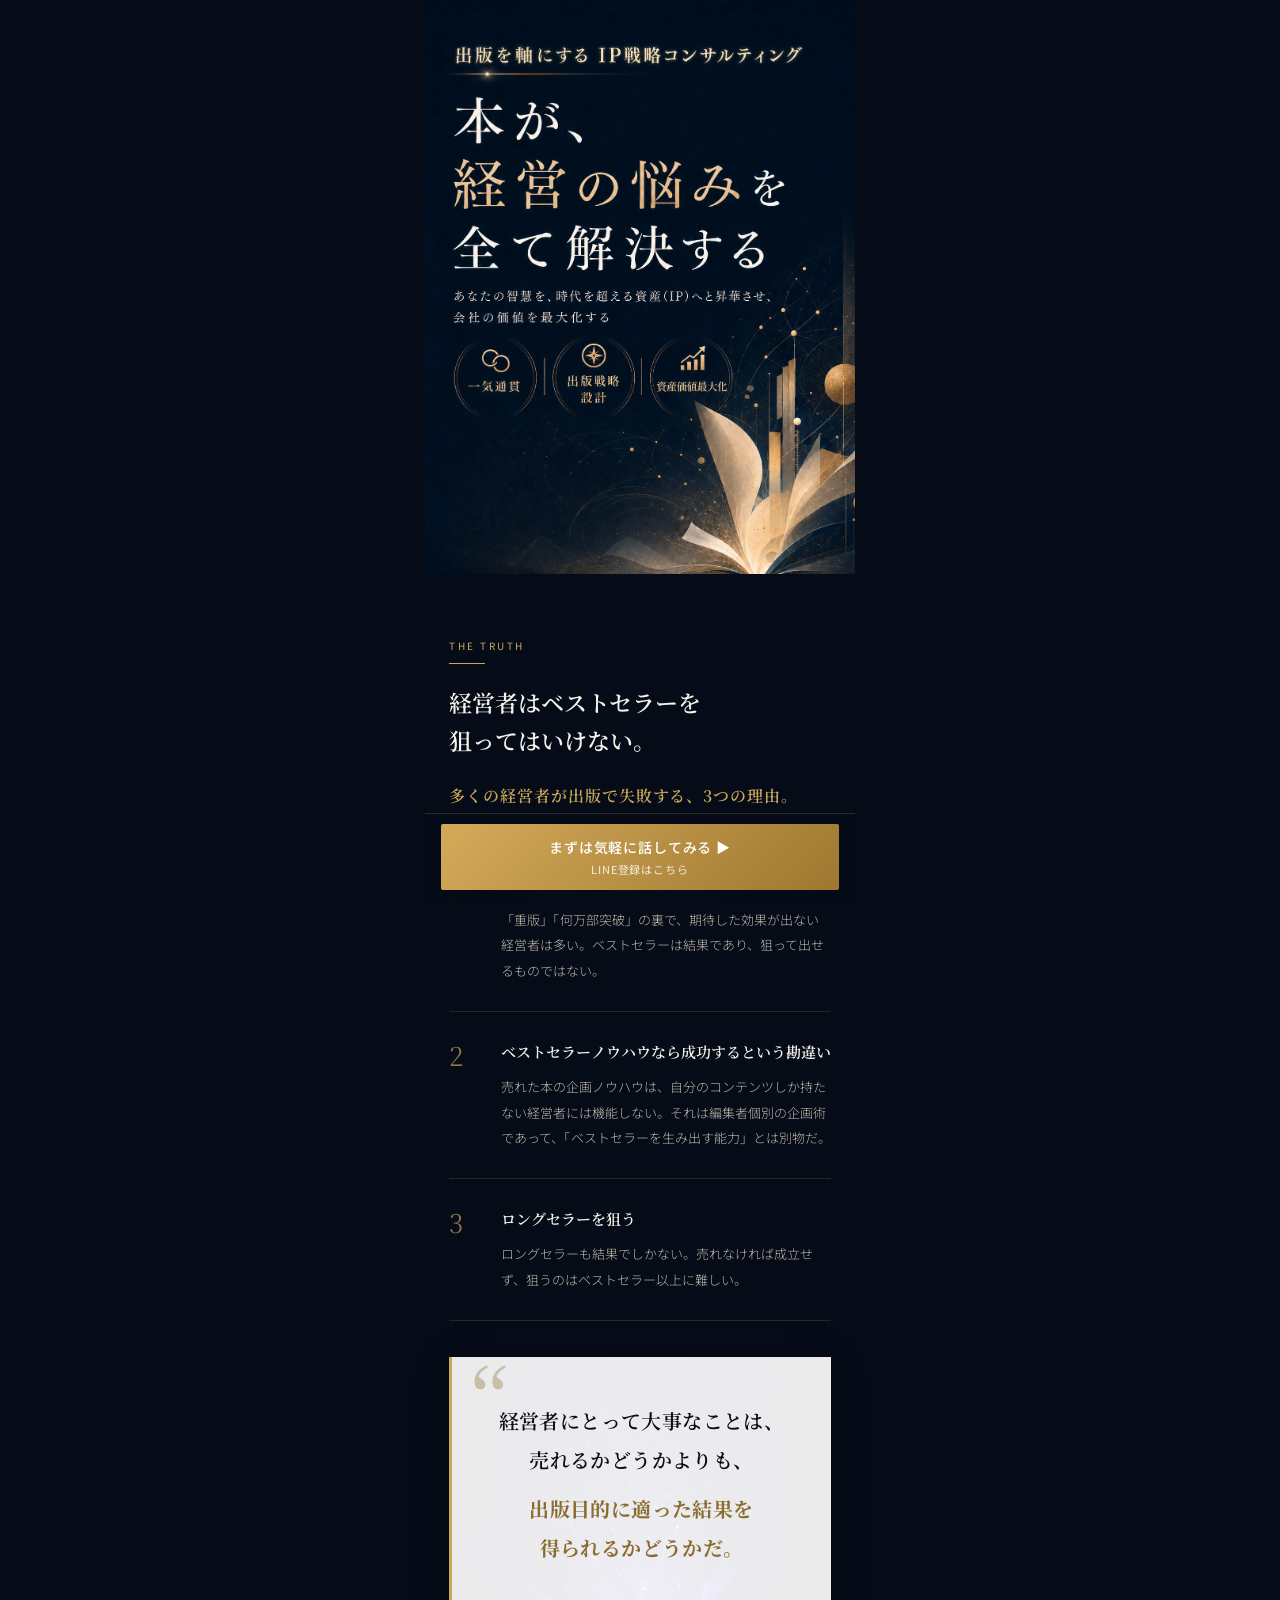
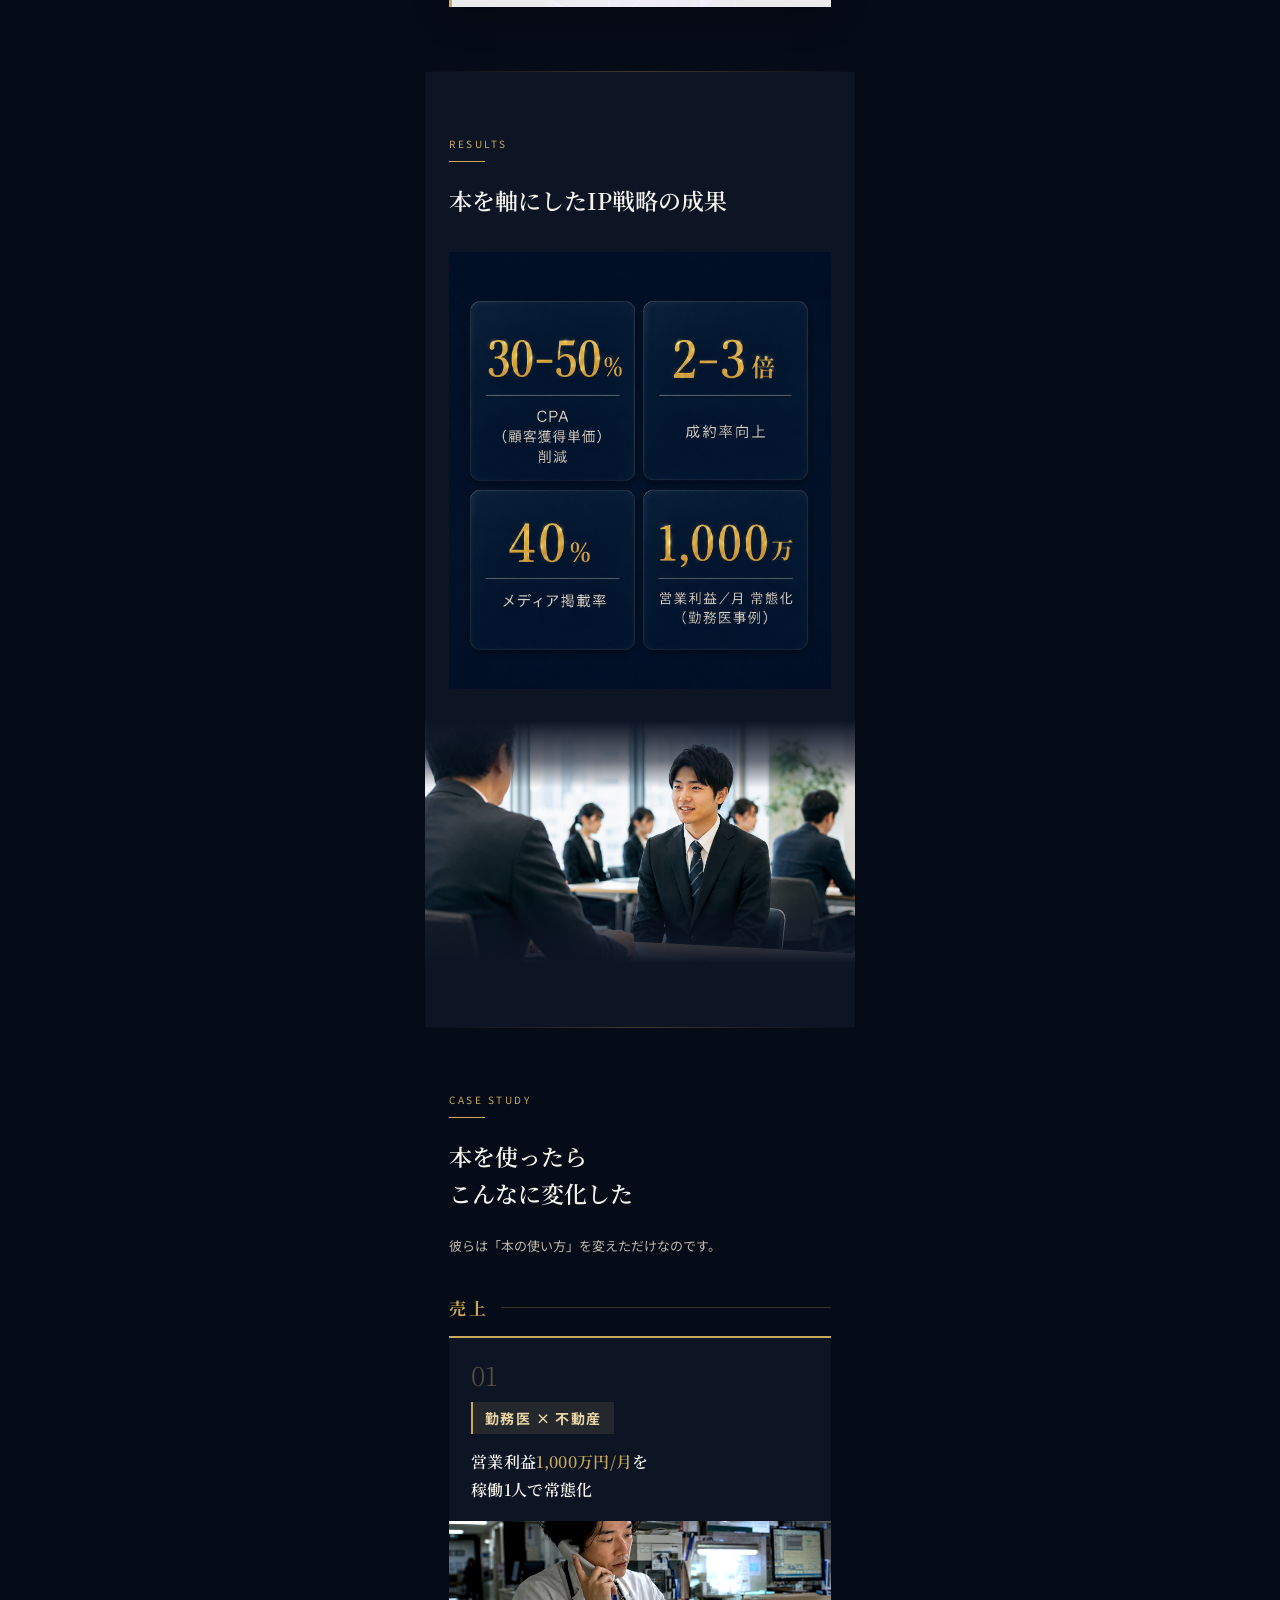
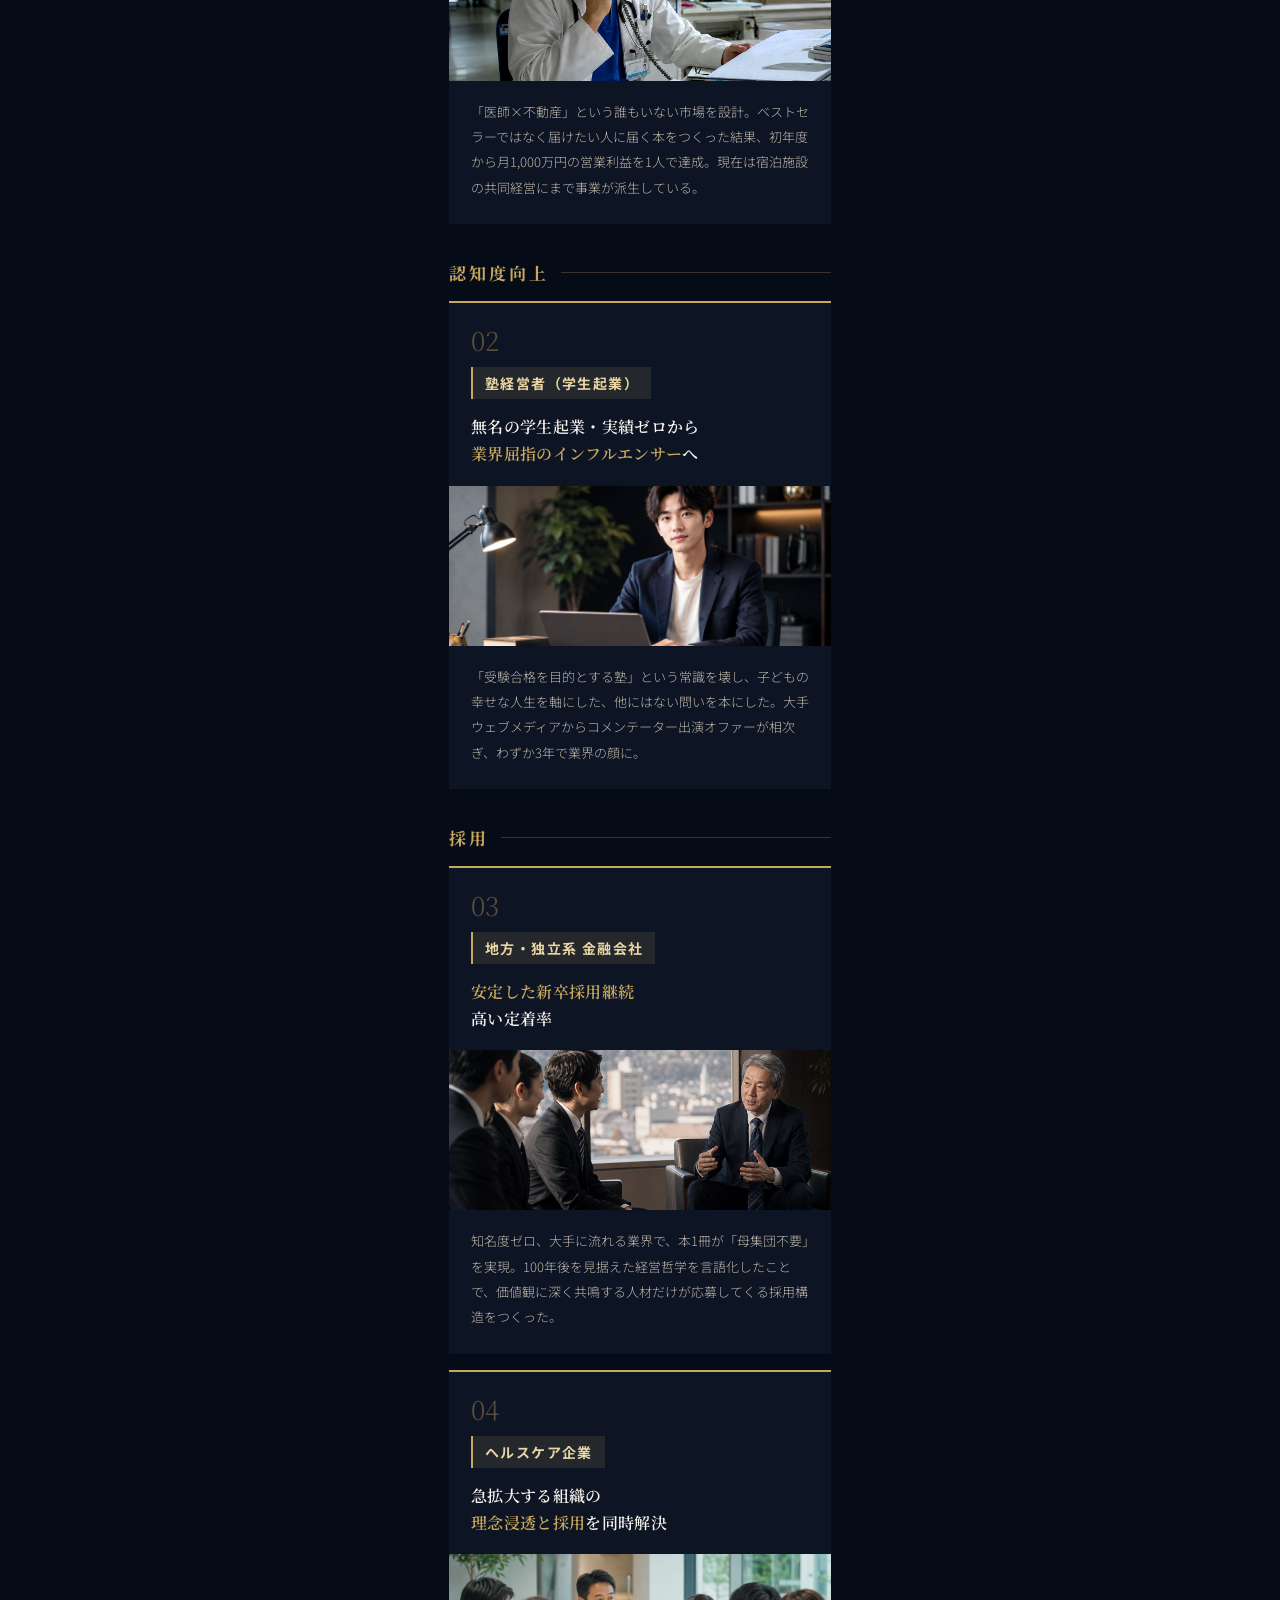
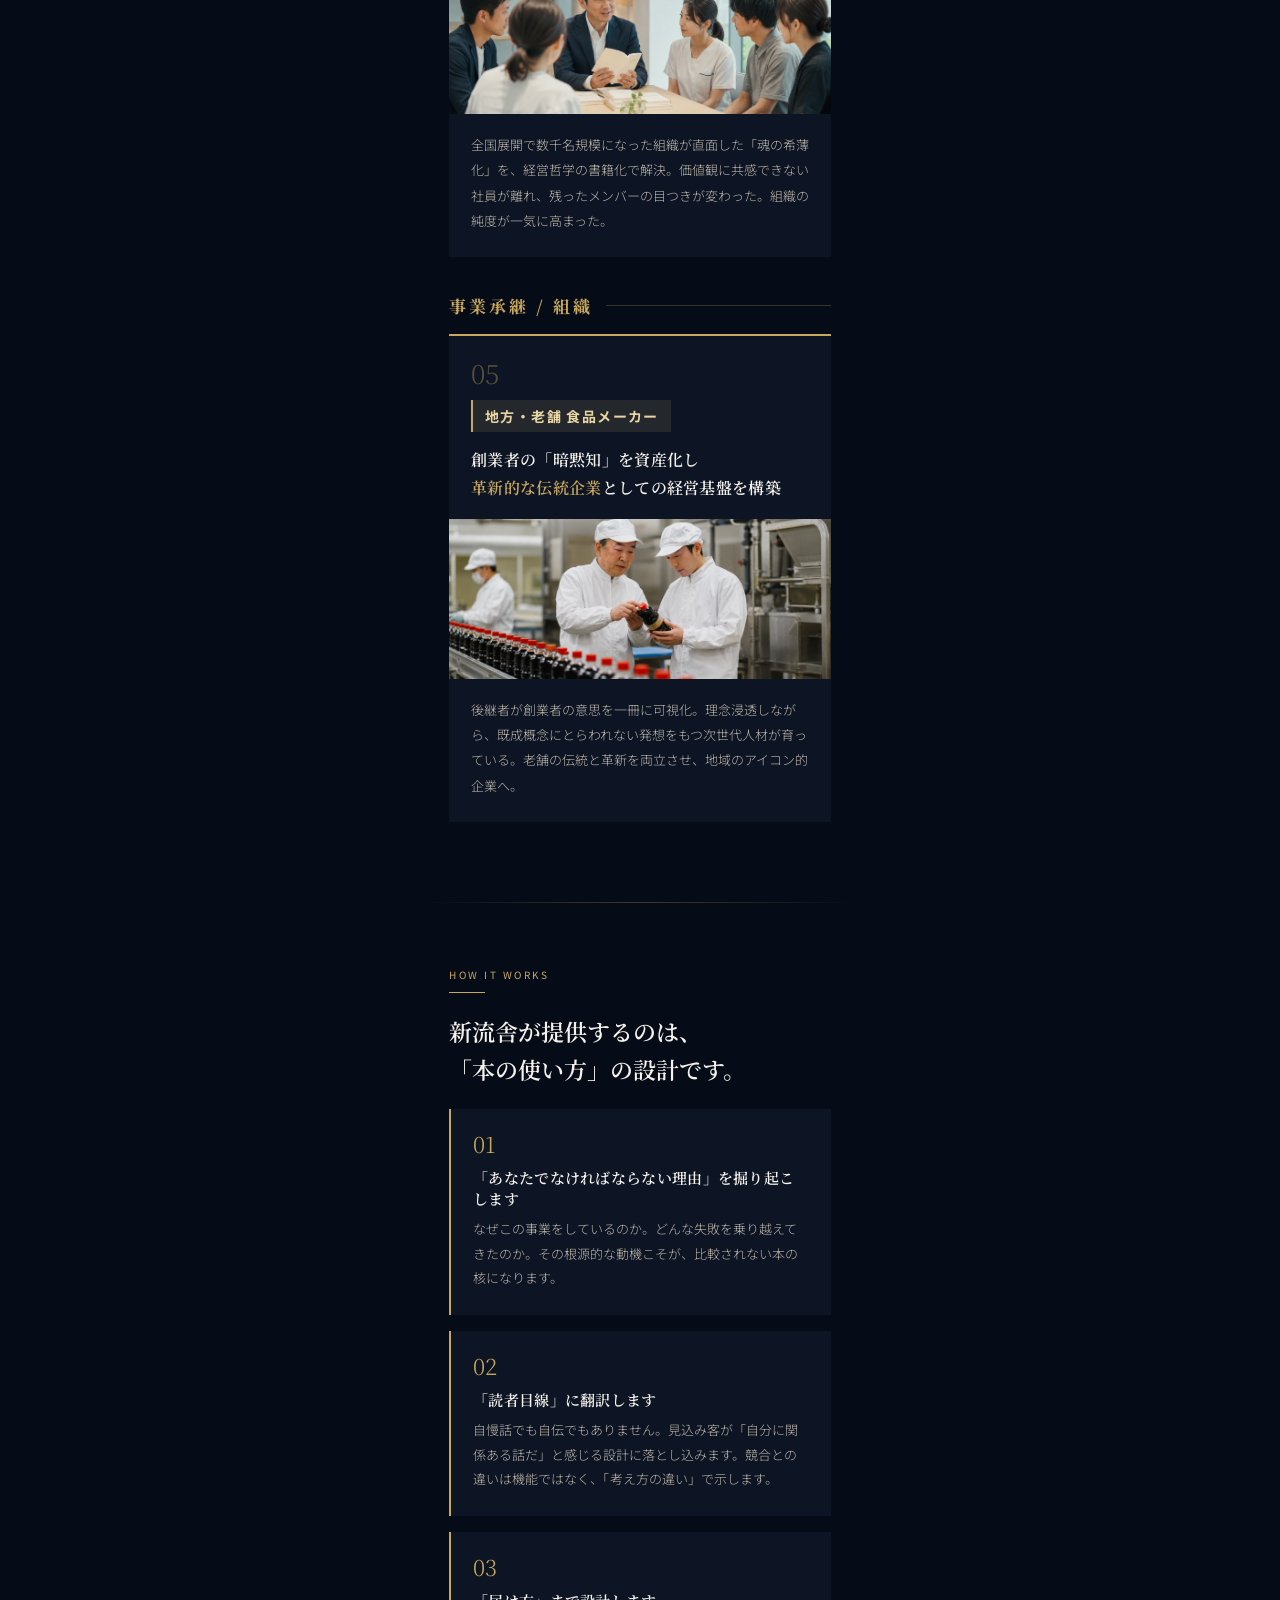
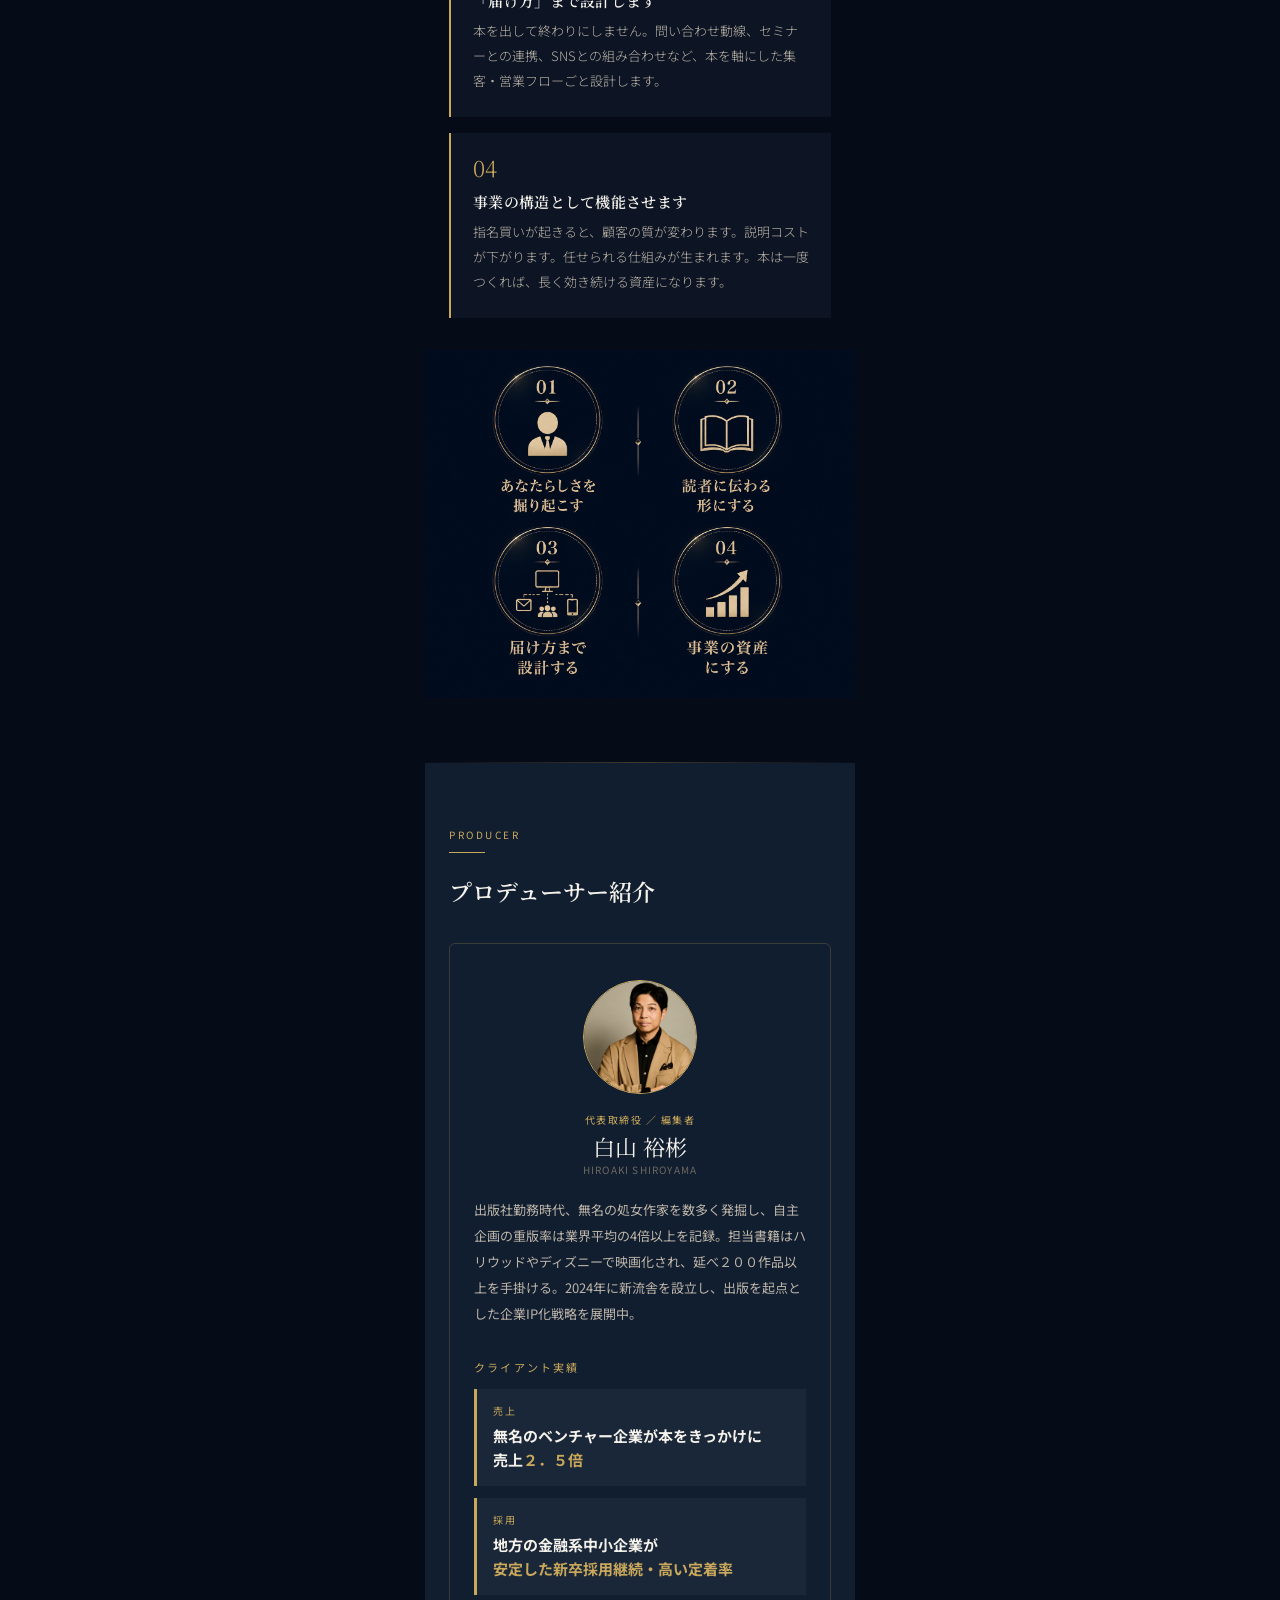
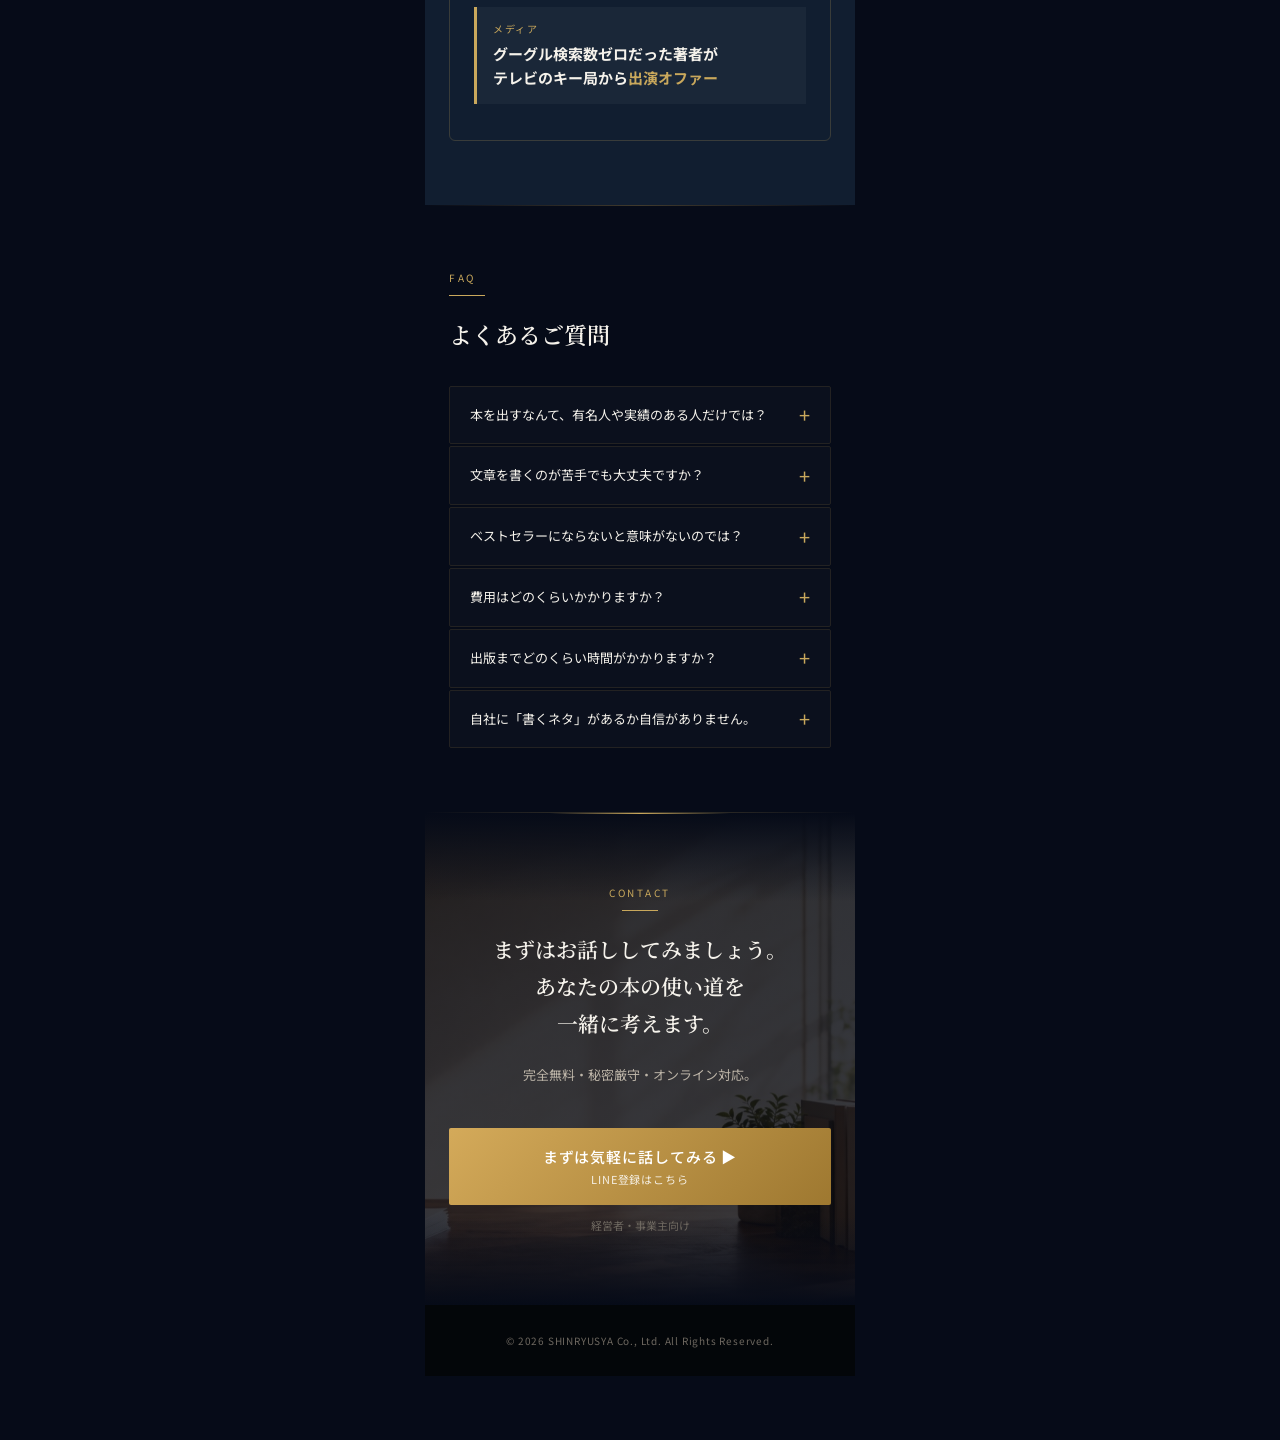
<file: v9/index.html>
<!DOCTYPE html>
<html lang="ja">
<head>
  <meta charset="UTF-8">
  <meta name="viewport" content="width=device-width, initial-scale=1.0">
  <title>出版IPプロデュース | 新流舎</title>
  <link rel="icon" type="image/png" href="../favicon-logo.png">
  <link rel="preconnect" href="https://fonts.googleapis.com">
  <link href="https://fonts.googleapis.com/css2?family=Noto+Serif+JP:wght@300;400;600;700&family=Noto+Sans+JP:wght@300;400;500;700&display=swap" rel="stylesheet">
  <style>
    *, *::before, *::after { box-sizing: border-box; margin: 0; padding: 0; }

    :root {
      --navy:       #060b18;
      --navy-mid:   #0d1525;
      --navy-light: #111e30;
      --gold:       #c9a85c;
      --gold-light: #e8d5a3;
      --gold-dark:  #8a6c2e;
      --white:      #f5f2eb;
      --white-dim:  #bdb5a8;
      --muted:      #6e6860;
    }

    html { scroll-behavior: smooth; }

    body {
      font-family: 'Noto Sans JP', sans-serif;
      background: var(--navy);
      color: var(--white);
      max-width: 430px;
      margin: 0 auto;
      overflow-x: hidden;
      padding-bottom: 64px;
    }

    /* ─── HERO ─── */
    .hero {
      width: 100%;
    }
    .hero img {
      width: 100%;
      display: block;
    }

    /* ─── SECTION BASE ─── */
    .sec {
      padding: 64px 24px;
    }
    .sec-label {
      font-size: 10px;
      letter-spacing: 0.25em;
      color: var(--gold);
      margin-bottom: 10px;
    }
    .gold-bar {
      width: 36px;
      height: 1px;
      background: var(--gold);
      margin-bottom: 20px;
    }
    .sec-title {
      font-family: 'Noto Serif JP', serif;
      font-size: 23px;
      font-weight: 600;
      line-height: 1.65;
      color: var(--white);
      margin-bottom: 20px;
    }
    .sec-lead {
      font-size: 13px;
      line-height: 2;
      color: var(--white-dim);
    }

    /* ─── PROBLEM ─── */
    .sec-problem {
      background: var(--navy);
      position: relative;
      overflow: hidden;
      padding-top: 28px;
    }
    .sec-problem::after {
      content: '';
      position: absolute;
      top: 0; right: -60px;
      width: 220px; height: 220px;
      background: radial-gradient(circle, rgba(201,168,92,0.07) 0%, transparent 70%);
      pointer-events: none;
    }

    .prob-list {
      margin-top: 48px;
      display: flex;
      flex-direction: column;
      gap: 36px;
    }
    .prob-item {
      display: flex;
      gap: 20px;
      align-items: flex-start;
    }
    .prob-num {
      font-family: 'Noto Serif JP', serif;
      font-size: 28px;
      font-weight: 700;
      color: rgba(201,168,92,0.35);
      line-height: 1;
      flex-shrink: 0;
      width: 36px;
    }
    .prob-item p {
      font-size: 15px;
      line-height: 1.75;
      color: var(--white-dim);
      padding-top: 4px;
    }

    .prob-closing {
      margin-top: 56px;
      padding-top: 40px;
      border-top: 1px solid rgba(201,168,92,0.15);
      text-align: center;
    }
    .prob-closing-main {
      font-family: 'Noto Serif JP', serif;
      font-size: 20px;
      color: var(--white);
      line-height: 1.6;
      margin-bottom: 4px;
    }
    .prob-closing-gold {
      font-family: 'Noto Serif JP', serif;
      font-size: 20px;
      color: var(--gold);
      line-height: 1.6;
    }

    /* ─── WHY ─── */
    .sec-why { background: var(--navy); }

    .why-block {
      margin-top: 40px;
      display: flex;
      flex-direction: column;
      gap: 44px;
    }
    .why-item {}
    .why-num {
      font-family: 'Noto Serif JP', serif;
      font-size: 40px;
      font-weight: 700;
      color: rgba(201,168,92,0.12);
      line-height: 1;
      margin-bottom: 6px;
    }
    .why-item h3 {
      font-family: 'Noto Serif JP', serif;
      font-size: 17px;
      color: var(--gold-light);
      line-height: 1.55;
      margin-bottom: 12px;
    }
    .why-item p {
      font-size: 13px;
      line-height: 2;
      color: var(--white-dim);
    }
    .why-tag {
      display: inline-block;
      margin-top: 12px;
      font-size: 11px;
      color: var(--gold);
      border: 1px solid rgba(201,168,92,0.35);
      padding: 3px 12px;
      border-radius: 20px;
      letter-spacing: 0.05em;
    }

    /* ─── PROFILE ─── */
    .sec-profile { background: var(--navy-light); }

    .profile-box {
      border: 1px solid rgba(201,168,92,0.22);
      border-radius: 6px;
      padding: 36px 24px;
      margin-top: 32px;
      text-align: center;
    }
    .profile-icon {
      width: 114px;
      height: 114px;
      border-radius: 50%;
      border: 1.5px solid var(--gold);
      background: rgba(201,168,92,0.08);
      margin: 0 auto 18px;
      overflow: hidden;
    }
    .profile-icon img {
      width: 100%;
      height: 100%;
      object-fit: cover;
      display: block;
    }
    .profile-role {
      font-size: 10px;
      color: var(--gold);
      letter-spacing: 0.15em;
      margin-bottom: 4px;
    }
    .profile-name {
      font-family: 'Noto Serif JP', serif;
      font-size: 22px;
      color: var(--white);
    }
    .profile-name-en {
      font-size: 10px;
      letter-spacing: 0.12em;
      color: var(--muted);
      margin-bottom: 20px;
    }
    .profile-tags {
      display: flex;
      flex-wrap: wrap;
      justify-content: center;
      gap: 8px;
      margin-bottom: 24px;
    }
    .p-tag {
      font-size: 10px;
      color: var(--gold);
      border: 1px solid rgba(201,168,92,0.35);
      padding: 3px 10px;
      border-radius: 20px;
    }
    .profile-bio {
      font-size: 13px;
      line-height: 2;
      color: var(--white-dim);
      text-align: left;
    }

    /* ─── SERVICE ─── */
    .sec-service { background: var(--navy-mid); }

    .svc-cards {
      margin-top: 32px;
      display: flex;
      flex-direction: column;
      gap: 2px;
    }
    .svc-card {
      background: rgba(255,255,255,0.025);
      border: 1px solid rgba(201,168,92,0.15);
      padding: 24px 20px;
    }
    .svc-card:first-child { border-radius: 4px 4px 0 0; }
    .svc-card:last-child  { border-radius: 0 0 4px 4px; }
    .svc-step {
      font-size: 9px;
      letter-spacing: 0.2em;
      color: var(--gold);
      margin-bottom: 8px;
    }
    .svc-card h3 {
      font-family: 'Noto Serif JP', serif;
      font-size: 15px;
      color: var(--white);
      margin-bottom: 10px;
    }
    .svc-card p {
      font-size: 13px;
      line-height: 1.85;
      color: var(--white-dim);
    }
    .svc-list {
      list-style: none;
      display: flex;
      flex-direction: column;
      gap: 12px;
    }
    .svc-list li {
      font-size: 13px;
      line-height: 1.7;
      color: var(--white-dim);
      padding-left: 16px;
      position: relative;
    }
    .svc-list li::before {
      content: '';
      position: absolute;
      left: 0;
      top: 9px;
      width: 5px;
      height: 1px;
      background: var(--gold);
    }

    /* ─── STRENGTHS ─── */
    .sec-strength { background: var(--navy); }

    .str-list {
      margin-top: 32px;
      display: flex;
      flex-direction: column;
      gap: 28px;
    }
    .str-item {
      display: flex;
      gap: 16px;
      align-items: flex-start;
    }
    .str-icon {
      width: 44px;
      height: 44px;
      border: 1px solid rgba(201,168,92,0.5);
      border-radius: 50%;
      display: flex;
      align-items: center;
      justify-content: center;
      font-size: 18px;
      flex-shrink: 0;
    }
    .str-item h3 {
      font-size: 14px;
      font-weight: 500;
      color: var(--gold-light);
      margin-bottom: 6px;
    }
    .str-item p {
      font-size: 13px;
      line-height: 1.85;
      color: var(--white-dim);
    }

    /* ─── FLOW ─── */
    .sec-flow { background: var(--navy-mid); }

    .flow-list {
      margin-top: 32px;
      position: relative;
    }
    .flow-item {
      display: flex;
      gap: 16px;
      margin-bottom: 32px;
      position: relative;
    }
    .flow-item:not(:last-child)::after {
      content: '';
      position: absolute;
      left: 19px;
      top: 42px;
      bottom: -14px;
      width: 1px;
      background: linear-gradient(to bottom, rgba(201,168,92,0.5), transparent);
    }
    .flow-num {
      width: 40px;
      height: 40px;
      border: 1px solid var(--gold);
      border-radius: 50%;
      display: flex;
      align-items: center;
      justify-content: center;
      font-family: 'Noto Serif JP', serif;
      font-size: 14px;
      color: var(--gold);
      flex-shrink: 0;
    }
    .flow-body { padding-top: 8px; }
    .flow-body h3 {
      font-size: 14px;
      color: var(--white);
      margin-bottom: 6px;
    }
    .flow-body p {
      font-size: 13px;
      line-height: 1.85;
      color: var(--white-dim);
    }

    /* ─── CASES ─── */
    .sec-cases { background: var(--navy); }

    .case-list {
      margin-top: 32px;
      display: flex;
      flex-direction: column;
      gap: 20px;
    }
    .case-card {
      border: 1px solid rgba(201,168,92,0.2);
      border-radius: 4px;
      overflow: hidden;
    }
    .case-head {
      background: rgba(201,168,92,0.06);
      padding: 14px 18px;
      border-bottom: 1px solid rgba(201,168,92,0.15);
    }
    .case-tag {
      font-size: 9px;
      letter-spacing: 0.12em;
      color: var(--gold);
      margin-bottom: 4px;
    }
    .case-head h3 {
      font-size: 14px;
      color: var(--white);
    }
    .case-img {
      width: 100%;
      aspect-ratio: 16/9;
      background: rgba(201,168,92,0.06);
      border-bottom: 1px solid rgba(201,168,92,0.15);
      display: flex;
      align-items: center;
      justify-content: center;
      overflow: hidden;
    }
    .case-img img {
      width: 100%;
      height: 100%;
      object-fit: cover;
      display: block;
    }
    .case-img-placeholder {
      font-size: 11px;
      color: var(--muted);
      letter-spacing: 0.1em;
    }
    .case-body { padding: 18px; }
    .case-challenge {
      font-size: 12px;
      color: var(--muted);
      line-height: 1.75;
      padding-left: 12px;
      border-left: 2px solid rgba(201,168,92,0.25);
      margin-bottom: 16px;
    }
    .case-grid {
      display: grid;
      grid-template-columns: 1fr 1fr;
      gap: 10px;
    }
    .case-kpi {
      text-align: center;
      padding: 12px 6px;
      background: rgba(255,255,255,0.03);
      border-radius: 4px;
    }
    .case-kpi-num {
      font-family: 'Noto Serif JP', serif;
      font-size: 18px;
      color: var(--gold);
      font-weight: 600;
      line-height: 1.2;
    }
    .case-kpi-label {
      font-size: 10px;
      color: var(--white-dim);
      margin-top: 4px;
      line-height: 1.4;
    }

    /* ─── METRICS ─── */
    .sec-metrics { background: var(--navy-mid); }

    .metrics-grid {
      margin-top: 32px;
      display: grid;
      grid-template-columns: 1fr 1fr;
      gap: 14px;
    }
    .metric-box {
      border: 1px solid rgba(201,168,92,0.2);
      border-radius: 4px;
      padding: 24px 10px;
      text-align: center;
    }
    .metric-num {
      font-family: 'Noto Serif JP', serif;
      font-size: 26px;
      color: var(--gold);
      font-weight: 600;
      line-height: 1;
      margin-bottom: 10px;
    }
    .metric-label {
      font-size: 11px;
      color: var(--white-dim);
      line-height: 1.5;
    }
    .metric-note {
      font-size: 10px;
      color: var(--muted);
      text-align: center;
      margin-top: 14px;
    }

    /* ─── FAQ ─── */
    .sec-faq { background: var(--navy); }

    .faq-list {
      margin-top: 32px;
      display: flex;
      flex-direction: column;
      gap: 2px;
    }
    .faq-item {
      border: 1px solid rgba(201,168,92,0.15);
      border-radius: 2px;
      overflow: hidden;
    }
    .faq-q {
      padding: 18px 20px;
      display: flex;
      justify-content: space-between;
      align-items: center;
      cursor: pointer;
      background: rgba(255,255,255,0.02);
      -webkit-tap-highlight-color: transparent;
    }
    .faq-q-text {
      font-size: 13px;
      color: var(--white);
      line-height: 1.6;
      flex: 1;
      padding-right: 12px;
    }
    .faq-icon {
      color: var(--gold);
      font-size: 20px;
      line-height: 1;
      transition: transform 0.3s ease;
      flex-shrink: 0;
      user-select: none;
    }
    .faq-a {
      display: none;
      padding: 0 20px 18px;
      font-size: 13px;
      color: var(--white-dim);
      line-height: 1.95;
      background: rgba(255,255,255,0.01);
    }
    .faq-item.open .faq-a   { display: block; }
    .faq-item.open .faq-icon { transform: rotate(45deg); }

    /* ─── CTA ─── */
    .sec-cta {
      background:
        linear-gradient(to bottom,
          var(--navy) 0%,
          rgba(11,13,20,0) 18%,
          rgba(11,13,20,0) 82%,
          var(--navy) 100%),
        linear-gradient(rgba(8,9,14,0.84), rgba(11,13,20,0.80)),
        url('cta-bg.jpg') right center/cover no-repeat;
      padding: 72px 24px;
      text-align: center;
      position: relative;
      overflow: hidden;
    }
    .sec-cta::before {
      content: '';
      position: absolute;
      top: 0; left: 50%;
      transform: translateX(-50%);
      width: 180px; height: 1px;
      background: linear-gradient(to right, transparent, var(--gold), transparent);
    }
    .cta-title {
      font-family: 'Noto Serif JP', serif;
      font-size: 21px;
      font-weight: 600;
      line-height: 1.75;
      margin-bottom: 20px;
    }
    .cta-text {
      font-size: 13px;
      color: var(--white-dim);
      line-height: 2;
      margin-bottom: 40px;
    }
    .btn-main {
      display: block;
      width: 100%;
      padding: 18px 20px;
      background: linear-gradient(135deg, #d4aa5a, #9e7830);
      color: #fff;
      font-size: 15px;
      font-weight: 500;
      text-align: center;
      border-radius: 2px;
      text-decoration: none;
      letter-spacing: 0.06em;
      margin-bottom: 12px;
    }
    .btn-note {
      font-size: 11px;
      color: var(--muted);
    }
    .btn-sub {
      display: block;
      font-size: 11px;
      font-weight: 400;
      letter-spacing: 0.08em;
      margin-top: 4px;
      opacity: 0.85;
    }
    .cta-contact {
      margin-top: 40px;
      padding-top: 32px;
      border-top: 1px solid rgba(201,168,92,0.15);
    }
    .cta-contact p {
      font-size: 11px;
      color: var(--muted);
      margin-bottom: 10px;
    }
    .cta-contact a {
      color: var(--gold-light);
      text-decoration: none;
      font-size: 14px;
      display: block;
      margin-bottom: 6px;
    }

    /* ─── FOOTER ─── */
    footer {
      background: #030609;
      padding: 28px 24px;
      text-align: center;
    }
    footer p {
      font-size: 10px;
      color: var(--muted);
      letter-spacing: 0.08em;
    }

    /* ─── FIXED BAR ─── */
    .fixed-bar {
      position: fixed;
      bottom: 0; left: 50%;
      transform: translateX(-50%);
      width: 100%;
      max-width: 430px;
      padding: 10px 16px;
      background: rgba(6,11,24,0.95);
      border-top: 1px solid rgba(201,168,92,0.2);
      backdrop-filter: blur(14px);
      -webkit-backdrop-filter: blur(14px);
      z-index: 200;
    }
    .fixed-bar a {
      display: block;
      padding: 13px;
      background: linear-gradient(135deg, #d4aa5a, #9e7830);
      color: #fff;
      text-align: center;
      font-size: 14px;
      font-weight: 500;
      border-radius: 2px;
      text-decoration: none;
      letter-spacing: 0.06em;
    }

    /* ─── DIVIDER ─── */
    .divider {
      width: 100%;
      height: 1px;
      background: linear-gradient(to right, transparent, rgba(201,168,92,0.3), transparent);
    }

    /* ─── TWIST ─── */
    .sec-twist { background: var(--navy); }
    .twist-reasons { margin-top: 32px; }
    .twist-reason {
      border-top: 1px solid rgba(201,168,92,0.18);
      padding: 28px 0;
      display: grid;
      grid-template-columns: 36px 1fr;
      gap: 16px;
      align-items: start;
    }
    .twist-reason:last-child { border-bottom: 1px solid rgba(201,168,92,0.18); }
    .twist-reason-num {
      font-family: 'Noto Serif JP', serif;
      font-size: 26px;
      font-weight: 300;
      color: var(--gold);
      line-height: 1;
      padding-top: 2px;
      opacity: 0.7;
    }
    .twist-reason-title {
      font-family: 'Noto Serif JP', serif;
      font-size: 15px;
      font-weight: 600;
      color: var(--white);
      margin-bottom: 10px;
      line-height: 1.6;
    }
    .twist-reason-body {
      font-size: 13px;
      line-height: 1.95;
      color: var(--white-dim);
      font-weight: 300;
    }
    .twist-highlight {
      background:
        linear-gradient(rgba(255,255,255,0.92), rgba(255,255,255,0.92)),
        url('insight-book.png') center/cover no-repeat;
      border-left: 3px solid var(--gold);
      color: #0b0d14;
      padding: 44px 28px 40px;
      margin-top: 36px;
      position: relative;
      box-shadow: 0 8px 30px rgba(0,0,0,0.35);
      text-align: center;
    }
    .twist-highlight::before {
      content: '\201C';
      font-family: 'Noto Serif JP', serif;
      font-size: 92px;
      color: rgba(138,108,46,0.35);
      position: absolute;
      top: -4px;
      left: 18px;
      line-height: 1;
    }
    .twist-highlight p {
      font-family: 'Noto Serif JP', serif;
      font-size: 20px;
      font-weight: 600;
      line-height: 1.95;
      letter-spacing: 0.02em;
      color: #0b0d14;
      position: relative;
      z-index: 1;
    }
    .twist-highlight strong { color: var(--gold-dark); font-weight: 700; display: block; margin-top: 10px; }

    /* ─── STATS ─── */
    .sec-stats { background: var(--navy-mid); }
    .stats-grid {
      display: grid;
      grid-template-columns: repeat(2, 1fr);
      gap: 32px 20px;
      margin-top: 32px;
    }
    .stat-item { text-align: center; }
    .stat-num {
      font-family: 'Noto Serif JP', serif;
      font-size: 36px;
      font-weight: 300;
      color: var(--gold);
      line-height: 1;
      margin-bottom: 10px;
      letter-spacing: -0.01em;
    }
    .stat-label {
      font-size: 11px;
      color: var(--white-dim);
      font-weight: 300;
      letter-spacing: 0.05em;
      line-height: 1.7;
    }

    /* ─── CASES NEW ─── */
    .sec-cases-new { background: var(--navy); }
    .case-group { margin-top: 36px; }
    .case-group:first-of-type { margin-top: 28px; }
    .case-category {
      display: flex;
      align-items: center;
      gap: 12px;
      margin-bottom: 16px;
    }
    .case-category-label {
      font-family: 'Noto Serif JP', serif;
      font-size: 17px;
      font-weight: 700;
      letter-spacing: 0.18em;
      color: var(--gold);
      white-space: nowrap;
    }
    .case-category-line { flex: 1; height: 1px; background: rgba(201,168,92,0.25); }
    .case-card-new {
      background: var(--navy-mid);
      padding: 24px 22px;
      border-top: 2px solid var(--gold);
      margin-bottom: 16px;
    }
    .case-card-num {
      font-family: 'Noto Serif JP', serif;
      font-size: 26px;
      font-weight: 300;
      color: rgba(201,168,92,0.4);
      line-height: 1;
      margin-bottom: 14px;
    }
    .case-card-who {
      font-size: 14px;
      font-weight: 700;
      letter-spacing: 0.1em;
      color: var(--gold-light);
      margin-bottom: 14px;
      padding: 6px 12px;
      background: rgba(201,168,92,0.12);
      border-left: 2px solid var(--gold);
      display: inline-block;
    }
    .case-card-result {
      font-family: 'Noto Serif JP', serif;
      font-size: 16px;
      font-weight: 600;
      color: var(--white);
      line-height: 1.7;
      margin-bottom: 14px;
      letter-spacing: 0.02em;
    }
    .case-card-result span { color: var(--gold); }
    .case-card-body {
      font-size: 13px;
      line-height: 1.95;
      color: var(--white-dim);
      font-weight: 300;
    }

    /* ─── HOW ─── */
    .sec-how { background: var(--navy); }
    .how-body-text {
      font-size: 14px;
      line-height: 2;
      color: var(--white-dim);
      font-weight: 300;
      margin-top: 16px;
      margin-bottom: 28px;
    }
    .how-steps {
      display: grid;
      grid-template-columns: 1fr;
      gap: 16px;
    }
    .how-step {
      padding: 24px 22px;
      background: var(--navy-mid);
      border-left: 2px solid var(--gold);
    }
    .how-step-num {
      font-family: 'Noto Serif JP', serif;
      font-size: 22px;
      font-weight: 300;
      color: var(--gold);
      line-height: 1;
      margin-bottom: 12px;
    }
    .how-step-title {
      font-family: 'Noto Serif JP', serif;
      font-size: 15px;
      font-weight: 600;
      color: var(--white);
      margin-bottom: 8px;
      letter-spacing: 0.02em;
    }
    .how-step-body {
      font-size: 13px;
      line-height: 1.9;
      color: var(--white-dim);
      font-weight: 300;
    }
  </style>
</head>
<body>

<!-- HERO -->
<section class="hero">
  <img src="hero.png?v=2" alt="新流舎 出版IPプロデュース">
</section>

<!-- TWIST -->
<section class="sec sec-twist">
  <div class="sec-label">THE TRUTH</div>
  <div class="gold-bar"></div>
  <h2 class="sec-title">経営者はベストセラーを<br>狙ってはいけない。</h2>
  <p class="sec-lead" style="font-family:'Noto Serif JP',serif; font-size:16px; font-weight:600; color:var(--gold); letter-spacing:0.06em; margin-top:8px;">多くの経営者が出版で失敗する、3つの理由。</p>
  <div class="twist-reasons">
    <div class="twist-reason">
      <div class="twist-reason-num">1</div>
      <div>
        <h3 class="twist-reason-title">ヒットを成功・失敗の基準にする</h3>
        <p class="twist-reason-body">「重版」「何万部突破」の裏で、期待した効果が出ない経営者は多い。ベストセラーは結果であり、狙って出せるものではない。</p>
      </div>
    </div>
    <div class="twist-reason">
      <div class="twist-reason-num">2</div>
      <div>
        <h3 class="twist-reason-title">ベストセラーノウハウなら成功するという勘違い</h3>
        <p class="twist-reason-body">売れた本の企画ノウハウは、自分のコンテンツしか持たない経営者には機能しない。それは編集者個別の企画術であって、「ベストセラーを生み出す能力」とは別物だ。</p>
      </div>
    </div>
    <div class="twist-reason">
      <div class="twist-reason-num">3</div>
      <div>
        <h3 class="twist-reason-title">ロングセラーを狙う</h3>
        <p class="twist-reason-body">ロングセラーも結果でしかない。売れなければ成立せず、狙うのはベストセラー以上に難しい。</p>
      </div>
    </div>
  </div>
  <div class="twist-highlight">
    <p>経営者にとって大事なことは、<br>売れるかどうかよりも、<strong>出版目的に適った結果を<br>得られるかどうかだ。</strong></p>
  </div>
</section>

<div class="divider"></div>

<!-- STATS -->
<section class="sec sec-stats">
  <div class="sec-label">RESULTS</div>
  <div class="gold-bar"></div>
  <h2 class="sec-title">本を軸にしたIP戦略の成果</h2>
  <img src="results-photo.png?v=3" alt="本を軸にしたIP戦略の成果" style="display:block; width:100%; margin-top:32px;">
  <div style="position:relative; width:calc(100% + 48px); margin:32px -24px 0; overflow:hidden;">
    <img src="recruit.png" alt="" style="display:block; width:100%;">
    <div style="position:absolute; top:0; left:0; right:0; height:28%; background:linear-gradient(to bottom, var(--navy-mid) 0%, rgba(13,21,37,0.6) 60%, transparent 100%); pointer-events:none;"></div>
    <div style="position:absolute; bottom:0; left:0; right:0; height:28%; background:linear-gradient(to top, var(--navy-mid) 0%, rgba(13,21,37,0.6) 60%, transparent 100%); pointer-events:none;"></div>
  </div>
</section>

<div class="divider"></div>

<!-- CASES -->
<section class="sec sec-cases-new">
  <div class="sec-label">CASE STUDY</div>
  <div class="gold-bar"></div>
  <h2 class="sec-title">本を使ったら<br>こんなに変化した</h2>
  <p class="sec-lead">彼らは「本の使い方」を変えただけなのです。</p>

  <div class="case-group">
    <div class="case-category">
      <span class="case-category-label">売上</span>
      <div class="case-category-line"></div>
    </div>
    <div class="case-card-new">
      <div class="case-card-num">01</div>
      <div class="case-card-who">勤務医 × 不動産</div>
      <div class="case-card-result">営業利益<span>1,000万円/月</span>を<br>稼働1人で常態化</div>
      <img src="doctor.png" alt="勤務医×不動産" style="display:block; width:calc(100% + 44px); margin:18px -22px; max-width:none; height:160px; object-fit:cover; filter:brightness(1.25) contrast(1.05);">
      <p class="case-card-body">「医師×不動産」という誰もいない市場を設計。ベストセラーではなく届けたい人に届く本をつくった結果、初年度から月1,000万円の営業利益を1人で達成。現在は宿泊施設の共同経営にまで事業が派生している。</p>
    </div>
  </div>

  <div class="case-group">
    <div class="case-category">
      <span class="case-category-label">認知度向上</span>
      <div class="case-category-line"></div>
    </div>
    <div class="case-card-new">
      <div class="case-card-num">02</div>
      <div class="case-card-who">塾経営者（学生起業）</div>
      <div class="case-card-result">無名の学生起業・実績ゼロから<br><span>業界屈指のインフルエンサー</span>へ</div>
      <img src="student.png" alt="塾経営者（学生起業）" style="display:block; width:calc(100% + 44px); margin:18px -22px; max-width:none; height:160px; object-fit:cover;">
      <p class="case-card-body">「受験合格を目的とする塾」という常識を壊し、子どもの幸せな人生を軸にした、他にはない問いを本にした。大手ウェブメディアからコメンテーター出演オファーが相次ぎ、わずか3年で業界の顔に。</p>
    </div>
  </div>

  <div class="case-group">
    <div class="case-category">
      <span class="case-category-label">採用</span>
      <div class="case-category-line"></div>
    </div>
    <div class="case-card-new">
      <div class="case-card-num">03</div>
      <div class="case-card-who">地方・独立系 金融会社</div>
      <div class="case-card-result"><span>安定した新卒採用継続</span><br>高い定着率</div>
      <img src="finance.png" alt="地方・独立系 金融会社" style="display:block; width:calc(100% + 44px); margin:18px -22px; max-width:none; height:160px; object-fit:cover;">
      <p class="case-card-body">知名度ゼロ、大手に流れる業界で、本1冊が「母集団不要」を実現。100年後を見据えた経営哲学を言語化したことで、価値観に深く共鳴する人材だけが応募してくる採用構造をつくった。</p>
    </div>
    <div class="case-card-new">
      <div class="case-card-num">04</div>
      <div class="case-card-who">ヘルスケア企業</div>
      <div class="case-card-result">急拡大する組織の<br><span>理念浸透と採用</span>を同時解決</div>
      <img src="medical.png?v=2" alt="ヘルスケア企業" style="display:block; width:calc(100% + 44px); margin:18px -22px; max-width:none; height:160px; object-fit:cover;">
      <p class="case-card-body">全国展開で数千名規模になった組織が直面した「魂の希薄化」を、経営哲学の書籍化で解決。価値観に共感できない社員が離れ、残ったメンバーの目つきが変わった。組織の純度が一気に高まった。</p>
    </div>
  </div>

  <div class="case-group">
    <div class="case-category">
      <span class="case-category-label">事業承継 / 組織</span>
      <div class="case-category-line"></div>
    </div>
    <div class="case-card-new">
      <div class="case-card-num">05</div>
      <div class="case-card-who">地方・老舗 食品メーカー</div>
      <div class="case-card-result">創業者の「暗黙知」を資産化し<br><span>革新的な伝統企業</span>としての経営基盤を構築</div>
      <img src="confectionery.png?v=2" alt="地方・老舗 食品メーカー" style="display:block; width:calc(100% + 44px); margin:18px -22px; max-width:none; height:160px; object-fit:cover;">
      <p class="case-card-body">後継者が創業者の意思を一冊に可視化。理念浸透しながら、既成概念にとらわれない発想をもつ次世代人材が育っている。老舗の伝統と革新を両立させ、地域のアイコン的企業へ。</p>
    </div>
  </div>
</section>

<div class="divider"></div>

<!-- HOW -->
<section class="sec sec-how">
  <div class="sec-label">HOW IT WORKS</div>
  <div class="gold-bar"></div>
  <h2 class="sec-title">新流舎が提供するのは、<br>「本の使い方」の設計です。</h2>
  <div class="how-steps">
    <div class="how-step">
      <div class="how-step-num">01</div>
      <h3 class="how-step-title">「あなたでなければならない理由」を掘り起こします</h3>
      <p class="how-step-body">なぜこの事業をしているのか。どんな失敗を乗り越えてきたのか。その根源的な動機こそが、比較されない本の核になります。</p>
    </div>
    <div class="how-step">
      <div class="how-step-num">02</div>
      <h3 class="how-step-title">「読者目線」に翻訳します</h3>
      <p class="how-step-body">自慢話でも自伝でもありません。見込み客が「自分に関係ある話だ」と感じる設計に落とし込みます。競合との違いは機能ではなく、「考え方の違い」で示します。</p>
    </div>
    <div class="how-step">
      <div class="how-step-num">03</div>
      <h3 class="how-step-title">「届け方」まで設計します</h3>
      <p class="how-step-body">本を出して終わりにしません。問い合わせ動線、セミナーとの連携、SNSとの組み合わせなど、本を軸にした集客・営業フローごと設計します。</p>
    </div>
    <div class="how-step">
      <div class="how-step-num">04</div>
      <h3 class="how-step-title">事業の構造として機能させます</h3>
      <p class="how-step-body">指名買いが起きると、顧客の質が変わります。説明コストが下がります。任せられる仕組みが生まれます。本は一度つくれば、長く効き続ける資産になります。</p>
    </div>
  </div>
  <img src="structure.png?v=2" alt="事業の構造図" style="display:block; width:calc(100% + 48px); margin:32px -24px 0; padding:0;">
</section>

<div class="divider"></div>

<!-- PRODUCER -->
<section class="sec sec-profile">
  <div class="sec-label">PRODUCER</div>
  <div class="gold-bar"></div>
  <h2 class="sec-title" style="margin-bottom:0;">プロデューサー紹介</h2>

  <div class="profile-box">
    <div class="profile-icon">
      <img src="shiroyamasan.png?v=3" alt="白山裕彬">
    </div>
    <p class="profile-role">代表取締役 ／ 編集者</p>
    <p class="profile-name">白山 裕彬</p>
    <p class="profile-name-en">HIROAKI SHIROYAMA</p>
    <p class="profile-bio">出版社勤務時代、無名の処女作家を数多く発掘し、自主企画の重版率は業界平均の4倍以上を記録。担当書籍はハリウッドやディズニーで映画化され、延べ２００作品以上を手掛ける。2024年に新流舎を設立し、出版を起点とした企業IP化戦略を展開中。</p>

    <p style="font-size:11px; letter-spacing:0.2em; color:var(--gold); margin-top:32px; margin-bottom:14px; text-align:left;">クライアント実績</p>
    <div style="display:flex; flex-direction:column; gap:12px; text-align:left;">
      <div style="border-left:3px solid var(--gold); padding:14px 16px; background:rgba(255,255,255,0.04);">
        <p style="font-size:10px; letter-spacing:0.15em; color:var(--gold); margin-bottom:6px;">売上</p>
        <p style="font-size:15px; font-weight:700; color:var(--white); line-height:1.6;">無名のベンチャー企業が本をきっかけに<br>売上<span style="color:var(--gold)">２．５倍</span></p>
      </div>
      <div style="border-left:3px solid var(--gold); padding:14px 16px; background:rgba(255,255,255,0.04);">
        <p style="font-size:10px; letter-spacing:0.15em; color:var(--gold); margin-bottom:6px;">採用</p>
        <p style="font-size:15px; font-weight:700; color:var(--white); line-height:1.6;">地方の金融系中小企業が<br><span style="color:var(--gold)">安定した新卒採用継続・高い定着率</span></p>
      </div>
      <div style="border-left:3px solid var(--gold); padding:14px 16px; background:rgba(255,255,255,0.04);">
        <p style="font-size:10px; letter-spacing:0.15em; color:var(--gold); margin-bottom:6px;">メディア</p>
        <p style="font-size:15px; font-weight:700; color:var(--white); line-height:1.6;">グーグル検索数ゼロだった著者が<br>テレビのキー局から<span style="color:var(--gold)">出演オファー</span></p>
      </div>
    </div>
  </div>
</section>

<div class="divider"></div>

<!-- FAQ -->
<section class="sec sec-faq">
  <div class="sec-label">FAQ</div>
  <div class="gold-bar"></div>
  <h2 class="sec-title">よくあるご質問</h2>
  <div class="faq-list">
    <div class="faq-item">
      <div class="faq-q">
        <span class="faq-q-text">本を出すなんて、有名人や実績のある人だけでは？</span>
        <span class="faq-icon">+</span>
      </div>
      <div class="faq-a">よくある誤解です。出版に必要なのは知名度でも華々しい実績でもありません。「なぜこの事業をしているのか」という純粋な動機と、それを裏付ける経験があれば十分です。むしろ等身大の言葉で書かれた一冊のほうが、読者の心に深く刺さります。</div>
    </div>
    <div class="faq-item">
      <div class="faq-q">
        <span class="faq-q-text">文章を書くのが苦手でも大丈夫ですか？</span>
        <span class="faq-icon">+</span>
      </div>
      <div class="faq-a">問題ありません。本づくりの核は「文章力」ではなく「何を伝えるか」です。経営者への深いヒアリングをもとに、編集者がコンテンツを整理・構成していきます。「書けない」ことが理由で諦める必要はまったくありません。</div>
    </div>
    <div class="faq-item">
      <div class="faq-q">
        <span class="faq-q-text">ベストセラーにならないと意味がないのでは？</span>
        <span class="faq-icon">+</span>
      </div>
      <div class="faq-a">目的によってはベストセラーは必須ではありません。1万部しか売れなくても、テレビ出演のオファーが来て業界内で一流と認知された事例があります。大切なのは「何万部売れたか」ではなく、「理想の顧客に深く届いたか」です。</div>
    </div>
    <div class="faq-item">
      <div class="faq-q">
        <span class="faq-q-text">費用はどのくらいかかりますか？</span>
        <span class="faq-icon">+</span>
      </div>
      <div class="faq-a">商業出版の場合、出版社が制作費を負担し、著者には印税が入ります。つまり出版自体に費用はかかりません。ただし、企画が通るまでの準備や出版後の活用設計にはサポートが必要になる場合があります。まずはご相談ください。</div>
    </div>
    <div class="faq-item">
      <div class="faq-q">
        <span class="faq-q-text">出版までどのくらい時間がかかりますか？</span>
        <span class="faq-icon">+</span>
      </div>
      <div class="faq-a">企画から出版まで、一般的に半年ほどで完了します。ただし集客・営業への活用は出版前から始められます。コンテンツができた時点から組み込む設計が可能です。</div>
    </div>
    <div class="faq-item">
      <div class="faq-q">
        <span class="faq-q-text">自社に「書くネタ」があるか自信がありません。</span>
        <span class="faq-icon">+</span>
      </div>
      <div class="faq-a">「うちに大した話はない」とおっしゃる経営者ほど、掘り起こすと宝が出てきます。なぜこの事業を始めたのか、どんな失敗を乗り越えてきたのか、何を守り続けてきたのか。コンテンツがないのではなく、まだ言語化されていないだけです。</div>
    </div>
  </div>
</section>

<div class="divider"></div>

<!-- CTA -->
<section class="sec-cta">
  <div class="sec-label">CONTACT</div>
  <div class="gold-bar" style="margin: 0 auto 20px;"></div>
  <h2 class="cta-title">まずはお話ししてみましょう。<br>あなたの本の使い道を<br>一緒に考えます。</h2>
  <p class="cta-text">
    完全無料・秘密厳守・オンライン対応。
  </p>
  <a href="#" class="btn-main">まずは気軽に話してみる ▶<span class="btn-sub">LINE登録はこちら</span></a>
  <p class="btn-note">経営者・事業主向け</p>
</section>

<footer>
  <p>© 2026 SHINRYUSYA Co., Ltd. All Rights Reserved.</p>
</footer>

<!-- Fixed Bottom CTA -->
<div class="fixed-bar">
  <a href="#">まずは気軽に話してみる ▶<span class="btn-sub">LINE登録はこちら</span></a>
</div>

<script>
  document.querySelectorAll('.faq-q').forEach(q => {
    q.addEventListener('click', () => {
      const item = q.parentElement;
      const isOpen = item.classList.contains('open');
      document.querySelectorAll('.faq-item').forEach(i => i.classList.remove('open'));
      if (!isOpen) item.classList.add('open');
    });
  });
</script>

</body>
</html>
</file>
<file: v2/style.css>
/* ============================================
   新流舎 LP v2 — 指名買いされる経営者になる
   ============================================ */

*, *::before, *::after { margin: 0; padding: 0; box-sizing: border-box; }

:root {
  --bg:       #0c1a2e;
  --bg2:      #112036;
  --bg3:      #1a2d45;
  --black:    #e2e8f0;
  --black-d:  #f0f4f8;
  --gray-mid: #94a3b8;
  --gray-lt:  rgba(255,255,255,0.09);
  --white:    #1e2d40;
  --accent:   #3b82f6;
  --accent-lt:#60a5fa;
  --red:      #ef4444;
  --gold:     #c9a84e;
  --serif: 'Noto Serif JP', 'YuMincho', serif;
  --sans:  'Noto Sans JP', 'Hiragino Sans', sans-serif;
  --ease: cubic-bezier(0.4, 0, 0.2, 1);
}

html { font-size: 16px; scroll-behavior: smooth; }
body {
  font-family: var(--sans);
  color: var(--black);
  background: var(--bg);
  line-height: 1.85;
  overflow-x: hidden;
}
a { text-decoration: none; color: inherit; }
ul { list-style: none; }
img { display: block; max-width: 100%; }

.container {
  width: 100%;
  max-width: 480px;
  margin: 0 auto;
  padding: 0 20px;
}

/* ────────────────────────────────────────
   CTAボタン
──────────────────────────────────────── */
.btn-cta {
  display: block;
  width: 100%;
  padding: 18px 24px;
  background: linear-gradient(135deg, #b8860b, #c9a84e, #b8860b);
  color: #2a1800;
  font-family: var(--sans);
  font-size: 0.95rem; font-weight: 700;
  letter-spacing: 0.1em;
  text-align: center;
  border: none; cursor: pointer;
  border-radius: 4px;
  transition: filter 0.2s, transform 0.15s;
  box-shadow: 0 4px 16px rgba(184,134,11,0.4);
}
.btn-cta:hover { filter: brightness(1.08); transform: translateY(-1px); }
.btn-cta:active { transform: translateY(0); }
.btn-cta-full { width: 100%; }

/* ────────────────────────────────────────
   ヒーロー
──────────────────────────────────────── */
.hero {
  position: relative;
  min-height: auto;
  display: flex; align-items: center;
  padding: 52px 0 44px;
}
.hero-bg {
  position: absolute; inset: 0;
  background-size: cover; background-position: center;
}
.hero-overlay {
  position: absolute; inset: 0;
  background: linear-gradient(180deg,
    rgba(8,18,36,0.92) 0%,
    rgba(8,18,36,0.78) 55%,
    rgba(8,18,36,0.92) 100%);
}
.hero-body {
  position: relative; z-index: 1;
  width: 100%; max-width: 480px; margin: 0 auto;
  padding: 0 20px;
}
.hero-badge {
  display: inline-block;
  font-size: 0.65rem; font-weight: 700; letter-spacing: 0.1em;
  color: var(--accent-lt);
  border: 1px solid rgba(96,165,250,0.4);
  border-radius: 2px;
  padding: 5px 12px; margin-bottom: 20px;
}
.hero-title {
  font-family: var(--serif); font-size: 2.2rem; font-weight: 900;
  color: #ffffff; line-height: 1.45; margin-bottom: 20px;
  letter-spacing: 0.02em;
  text-shadow: 0 2px 16px rgba(0,0,0,0.7);
}
.hero-accent { color: #FFD700; font-size: 2.2rem; }
.hero-sub {
  font-size: 0.95rem; color: rgba(255,255,255,0.9);
  line-height: 1.9; margin-bottom: 32px;
}
.hero-sub-accent { color: #ffffff; font-weight: 700; }
.hero-stats {
  display: flex; align-items: center; gap: 0;
  margin-top: 32px; padding-top: 24px;
  border-top: 1px solid rgba(255,255,255,0.1);
}
.hero-stat { flex: 1; text-align: center; }
.hero-stat-num {
  display: block; font-family: var(--serif); font-size: 1.5rem; font-weight: 700;
  color: var(--gold); line-height: 1.2;
}
.hero-stat-num small { font-size: 0.75rem; font-weight: 700; color: var(--gold); }
.hero-stat-label {
  display: block; font-size: 0.6rem; color: rgba(255,255,255,0.6);
  margin-top: 5px; line-height: 1.4;
}
.hero-stat-divider {
  width: 1px; height: 32px; background: rgba(255,255,255,0.12); flex-shrink: 0;
}

/* ────────────────────────────────────────
   セクション共通
──────────────────────────────────────── */
.section { padding: 64px 0; background: var(--bg); }
.section-light { background: #f8fafc; }

.section-light .section-label { color: #2563eb; }
.section-light .section-label::after { background: rgba(37,99,235,0.2); }
.section-light .section-title { color: #0f172a; }
.section-light .solution-text p { color: #475569; }
.section-light .solution-text strong { color: #0f172a; }
.section-light .how-intro { color: #475569; }
.section-light .comparison-col { background: #fff; border-color: #e2e8f0; }
.section-light .comparison-col h4 { color: #0f172a; }
.section-light .comparison-col li { color: #475569; border-color: #e2e8f0; }
.section-light .comparison-col-after li { color: #1e293b; }
.section-light .comparison-arrow { background: #f8fafc; color: #94a3b8; }
.section-light .how-step { background: #fff; border-color: #e2e8f0; }
.section-light .how-step-num { color: #e2e8f0; }
.section-light .how-step-body h3 { color: #0f172a; }
.section-light .how-step-body p { color: #475569; }
.section-light .contact-sub { color: #475569; }
.section-light .contact-benefit { color: #475569; }
.section-light .contact-benefit svg { color: #0f172a; }
.section-light .form-group label { color: #0f172a; }
.section-light .form-group input,
.section-light .form-group select,
.section-light .form-group textarea {
  background: #fff; color: #0f172a; border-color: #cbd5e1;
}
.section-light .form-group input:focus,
.section-light .form-group select:focus,
.section-light .form-group textarea:focus {
  background: #fff; border-color: #3b82f6;
}
.section-light .required { color: #ef4444; }

.section-label {
  font-size: 0.65rem; font-weight: 700; letter-spacing: 0.15em;
  color: var(--accent-lt); margin-bottom: 16px;
  display: flex; align-items: center; gap: 10px;
}
.section-label::after {
  content: ''; display: block; flex: 1; height: 1px;
  background: rgba(96,165,250,0.2);
}
.section-label-light { color: rgba(255,255,255,0.6); }
.section-label-light::after { background: rgba(255,255,255,0.12); }
.section-title {
  font-family: var(--serif); font-size: 1.6rem; font-weight: 700;
  line-height: 1.55; margin-bottom: 40px; color: var(--black-d);
}
.section-title-light { color: #ffffff; }

/* ────────────────────────────────────────
   課題
──────────────────────────────────────── */
.problem-list { display: flex; flex-direction: column; gap: 1px; margin-bottom: 40px; }
.problem-item {
  display: flex; align-items: flex-start; gap: 16px;
  padding: 18px 0;
  border-bottom: 1px solid var(--gray-lt);
}
.problem-item:first-child { border-top: 1px solid var(--gray-lt); }
.problem-item svg { color: var(--accent); flex-shrink: 0; margin-top: 2px; opacity: 0.7; }
.problem-item p { font-size: 0.88rem; line-height: 1.85; color: var(--gray-mid); }
.problem-item strong { color: var(--black-d); font-weight: 700; }

/* ────────────────────────────────────────
   チャート
──────────────────────────────────────── */
.chart-wrap {
  background: #0a1628;
  border: 1px solid rgba(59,130,246,0.15);
  border-radius: 8px;
  padding: 20px 16px 16px;
  margin-bottom: 40px;
  overflow: hidden;
}
.chart-svg { width: 100%; height: auto; display: block; }
.chart-caption {
  text-align: center; font-size: 0.68rem;
  color: rgba(255,255,255,0.5); margin-top: 12px; letter-spacing: 0.06em;
}

/* ────────────────────────────────────────
   インサイトボックス
──────────────────────────────────────── */
.insight-box {
  border: 1px solid rgba(59,130,246,0.15);
  border-radius: 8px;
  background: var(--bg2);
  overflow: hidden;
}
.insight-core-block {
  padding: 32px 24px 28px;
  background: linear-gradient(160deg, #0d1e35 0%, #112036 100%);
  border-bottom: 1px solid rgba(59,130,246,0.2);
}
.insight-highlight {
  font-family: var(--serif); font-size: 1.15rem; font-weight: 700;
  color: var(--black-d); line-height: 1.75; margin-bottom: 20px;
  text-align: center;
}
.insight-answer {
  font-size: 1rem; line-height: 1.8; color: var(--black-d);
  font-weight: 700; font-family: var(--serif);
  margin-bottom: 28px; padding: 18px 20px;
  background: rgba(59,130,246,0.08);
  border-left: 4px solid var(--accent);
  border-radius: 0 6px 6px 0;
}
.insight-answer strong {
  font-family: var(--serif); font-size: 1.45rem; color: var(--accent-lt);
  display: block; margin-top: 4px;
}
.ip-definition {
  background: var(--bg3);
  border-radius: 6px;
  padding: 12px 14px;
  margin-bottom: 20px;
}
.ip-definition-label {
  font-size: 0.6rem; font-weight: 700; letter-spacing: 0.12em;
  color: var(--accent-lt); margin-bottom: 6px;
}
.ip-definition-text {
  font-size: 0.75rem; color: var(--gray-mid); line-height: 1.75;
}
.ip-definition-text strong { color: var(--black-d); }

.asset-contrast-text {
  font-family: var(--serif); font-size: 1.05rem; font-weight: 700;
  color: var(--black-d); line-height: 1.85;
  text-align: center; margin-bottom: 12px;
}
.asset-diagram {
  margin-bottom: 20px;
  border: 1px solid rgba(255,255,255,0.06);
  border-radius: 6px;
  padding: 8px 0;
  background: var(--bg3);
}
.asset-diagram svg { width: 100%; height: auto; display: block; }

/* IP Benefits */
.ip-benefits-wrap {
  background: #090f1c;
  padding: 24px 20px 28px;
  border-top: 2px solid rgba(59,130,246,0.3);
}
.ip-benefits-label {
  font-size: 0.7rem; font-weight: 700; letter-spacing: 0.14em;
  color: var(--accent-lt); text-align: center;
  margin-bottom: 18px;
  display: flex; align-items: center; gap: 10px; justify-content: center;
}
.ip-benefits-label::before,
.ip-benefits-label::after {
  content: ''; flex: 1; height: 1px;
  background: rgba(59,130,246,0.2);
}
.ip-benefits { display: flex; flex-direction: column; gap: 12px; }
.ip-benefit-item {
  background: var(--bg2);
  border-radius: 6px; overflow: hidden;
  border: 1px solid rgba(255,255,255,0.05);
}
.ip-benefit-img {
  height: 140px;
  background-size: cover; background-position: center;
}
.ip-benefit-body { padding: 18px 18px 20px; }
.ip-benefit-header {
  display: flex; align-items: center; gap: 10px; margin-bottom: 10px;
}
.ip-benefit-num {
  font-family: var(--serif); font-size: 1.1rem; font-weight: 900;
  color: var(--accent-lt); line-height: 1;
}
.ip-benefit-tag {
  font-size: 0.58rem; font-weight: 700; letter-spacing: 0.14em;
  color: rgba(96,165,250,0.6);
  border: 1px solid rgba(96,165,250,0.25);
  padding: 2px 7px; border-radius: 2px;
}
.ip-benefit-title {
  font-family: var(--serif); font-size: 1.05rem; font-weight: 900;
  color: var(--black-d); line-height: 1.55; margin-bottom: 10px;
}
.ip-benefit-text {
  font-size: 0.85rem; color: var(--gray-mid); line-height: 1.85;
}

/* ────────────────────────────────────────
   中間CTA
──────────────────────────────────────── */
.mid-cta {
  position: relative; padding: 56px 0;
  background-size: cover; background-position: center;
}
.mid-cta-overlay {
  position: absolute; inset: 0;
  background: rgba(8,18,36,0.8);
}
.mid-cta-inner { position: relative; z-index: 1; text-align: center; }
.mid-cta-text {
  font-family: var(--serif); font-size: 1rem; font-weight: 700;
  color: #ffffff; margin-bottom: 24px; letter-spacing: 0.05em;
}

/* ────────────────────────────────────────
   解決策
──────────────────────────────────────── */
.solution-text { margin-bottom: 40px; }
.solution-text p {
  font-size: 0.9rem; line-height: 2; color: var(--gray-mid); margin-bottom: 16px;
}
.solution-text p:last-child { margin-bottom: 0; }
.solution-text strong { color: var(--black); }

.comparison { display: flex; flex-direction: column; gap: 0; margin-top: 8px; }
.comparison-col {
  border: 1px solid rgba(255,255,255,0.08); overflow: hidden; border-radius: 6px;
  background: var(--bg2);
}
.comparison-col-after { border-top: none; border-radius: 0 0 6px 6px; }
.comparison-col-before { border-radius: 6px 6px 0 0; }
.comparison-photo {
  height: 130px; background-size: cover; background-position: center;
  filter: grayscale(30%);
}
.comparison-col h4 {
  font-family: var(--serif); font-size: 0.92rem; font-weight: 700;
  padding: 14px 18px 8px;
}
.comparison-col-before h4 { color: var(--gray-mid); }
.comparison-col-after h4 { color: var(--accent-lt); }
.comparison-col ul { padding: 0 18px 18px; }
.comparison-col li {
  font-size: 0.8rem; line-height: 1.8; color: var(--gray-mid);
  padding: 5px 0 5px 18px; position: relative;
  border-bottom: 1px solid var(--gray-lt);
}
.comparison-col li:last-child { border-bottom: none; }
.comparison-col-before li::before {
  content: '—'; position: absolute; left: 0; color: var(--gray-lt);
}
.comparison-col-after li { color: var(--black); }
.comparison-col-after li::before {
  content: '✓'; position: absolute; left: 2px; color: var(--accent-lt); font-size: 0.7rem;
}
.comparison-arrow {
  display: flex; align-items: center; justify-content: center;
  padding: 12px 0; color: var(--gray-mid);
  background: var(--bg);
}

/* ────────────────────────────────────────
   未来像
──────────────────────────────────────── */
.section-dark {
  position: relative; padding: 64px 0;
  background-size: cover; background-position: center;
}
.section-dark-overlay {
  position: absolute; inset: 0;
  background: rgba(8,18,36,0.88);
}
.section-dark .container { position: relative; z-index: 1; }
.section-dark .section-title { color: #ffffff; }

.future-list { display: flex; flex-direction: column; gap: 12px; }
.future-card {
  background: rgba(255,255,255,0.04);
  border: 1px solid rgba(59,130,246,0.15);
  border-radius: 8px; overflow: hidden;
}
.future-card-img { height: 150px; background-size: cover; background-position: center; }
.future-card-body { padding: 20px; }
.future-card-body h3 {
  font-family: var(--serif); font-size: 0.95rem; font-weight: 700;
  color: #ffffff; margin-bottom: 8px; line-height: 1.5;
}
.future-card-body p { font-size: 0.82rem; color: rgba(255,255,255,0.7); line-height: 1.9; }

/* ────────────────────────────────────────
   実例
──────────────────────────────────────── */
.proof-card {
  border: 1px solid rgba(255,255,255,0.07); overflow: hidden;
  margin-bottom: 20px; border-radius: 8px;
  background: var(--bg2);
}
.proof-card:last-child { margin-bottom: 0; }
.proof-photo-wrap { position: relative; }
.proof-photo {
  height: 300px;
  background-size: cover; background-position: center 15%;
  background-repeat: no-repeat;
}
.proof-name {
  position: absolute; bottom: 0; left: 0; right: 0;
  padding: 32px 16px 14px;
  background: linear-gradient(to bottom, transparent, rgba(8,18,36,0.9));
}
.proof-name-text {
  font-family: var(--serif); font-size: 1.1rem; font-weight: 700;
  color: #ffffff; margin-bottom: 2px;
}
.proof-name-role { font-size: 0.68rem; color: rgba(255,255,255,0.6); letter-spacing: 0.04em; }
.proof-body { padding: 20px 18px; }
.proof-headline {
  font-size: 1rem; font-weight: 700; color: var(--accent-lt);
  line-height: 1.55; margin-bottom: 16px;
  padding-bottom: 14px; border-bottom: 1px solid rgba(255,255,255,0.07);
}
.proof-before-block {
  background: rgba(239,68,68,0.07);
  border: 1px solid rgba(239,68,68,0.22);
  border-left: 3px solid rgba(239,68,68,0.6);
  border-radius: 4px; padding: 12px 14px;
}
.proof-before-block p {
  font-size: 0.84rem; color: rgba(255,255,255,0.72); line-height: 1.75; margin: 0;
}
.proof-before-block strong { color: rgba(252,165,165,1); }
.proof-ba-tag {
  display: inline-block;
  font-size: 0.6rem; font-weight: 700; letter-spacing: 0.12em;
  padding: 2px 8px; border-radius: 2px; margin-bottom: 8px;
}
.proof-ba-before { background: rgba(239,68,68,0.15); color: rgba(252,165,165,1); }
.proof-ba-after  { background: rgba(59,130,246,0.15); color: var(--accent-lt); }
.proof-arrow {
  display: flex; flex-direction: column; align-items: center; gap: 3px;
  padding: 10px 0;
  font-size: 0.65rem; letter-spacing: 0.1em; font-weight: 700;
  color: rgba(255,255,255,0.3);
}
.proof-arrow svg { color: rgba(96,165,250,0.5); }
.proof-after-block {
  background: rgba(59,130,246,0.06);
  border: 1px solid rgba(59,130,246,0.22);
  border-left: 3px solid rgba(59,130,246,0.7);
  border-radius: 4px; padding: 12px 14px;
}
.proof-after-list {
  list-style: none; margin: 0; padding: 0;
  display: flex; flex-direction: column; gap: 9px;
}
.proof-after-list li {
  font-size: 0.84rem; color: rgba(255,255,255,0.8); line-height: 1.55;
  padding-left: 18px; position: relative;
}
.proof-after-list li::before {
  content: '✓'; position: absolute; left: 0;
  color: var(--accent-lt); font-weight: 700; font-size: 0.75rem;
}
.proof-after-list li strong { color: var(--accent-lt); }

/* ────────────────────────────────────────
   How
──────────────────────────────────────── */
.how-intro {
  font-size: 0.88rem; line-height: 2; color: var(--gray-mid); margin-bottom: 40px;
}
.how-steps { display: flex; flex-direction: column; gap: 1px; }
.how-step {
  border: 1px solid rgba(255,255,255,0.07); overflow: hidden;
  margin-bottom: 16px; border-radius: 8px; background: var(--bg2);
}
.how-step-img { height: 160px; background-size: cover; background-position: center; }
.how-step-body { padding: 20px; }
.how-step-num {
  display: block; font-family: var(--serif); font-size: 2rem; font-weight: 700;
  color: rgba(59,130,246,0.2); line-height: 1; margin-bottom: 8px;
}
.how-step-body h3 {
  font-family: var(--serif); font-size: 0.95rem; font-weight: 700;
  color: var(--black-d); margin-bottom: 8px; line-height: 1.5;
}
.how-step-body p { font-size: 0.82rem; color: var(--gray-mid); line-height: 2; }

/* ────────────────────────────────────────
   FAQ
──────────────────────────────────────── */
.faq-list { display: flex; flex-direction: column; gap: 12px; }
.faq-item {
  border: 1px solid #e2e8f0; border-radius: 6px;
  overflow: hidden; background: #fff;
}
.faq-q {
  display: flex; align-items: center; justify-content: space-between; gap: 12px;
  padding: 16px 18px;
  font-size: 0.9rem; font-weight: 700; color: #0f172a;
  line-height: 1.5; cursor: pointer; list-style: none;
}
.faq-q::-webkit-details-marker { display: none; }
.faq-q::after {
  content: '+'; flex-shrink: 0;
  width: 22px; height: 22px;
  display: flex; align-items: center; justify-content: center;
  border-radius: 50%;
  background: rgba(59,130,246,0.1);
  color: #2563eb;
  font-size: 1.1rem; font-weight: 400; line-height: 1;
  transition: transform 0.25s;
}
.faq-item[open] > .faq-q::after {
  content: '−'; background: rgba(59,130,246,0.18);
}
.faq-a { padding: 0 18px 16px; border-top: 1px solid #f1f5f9; }
.faq-a p { font-size: 0.85rem; color: #475569; line-height: 1.9; margin: 12px 0 0; }

/* ────────────────────────────────────────
   新流舎
──────────────────────────────────────── */
.section-who { padding: 80px 0; }
.who-label {
  font-size: 0.65rem; font-weight: 700; letter-spacing: 0.15em;
  color: rgba(255,255,255,0.55); margin-bottom: 12px;
}
.who-title {
  font-family: var(--serif); font-size: 2.2rem; font-weight: 700;
  color: #ffffff; letter-spacing: 0.12em; margin-bottom: 8px;
}
.who-lead {
  font-size: 0.8rem; color: rgba(255,255,255,0.65);
  letter-spacing: 0.08em; margin-bottom: 32px;
}
.who-profile {
  display: flex; align-items: flex-start; gap: 20px; margin-bottom: 28px;
}
.who-profile-photo {
  width: 120px; height: 120px; border-radius: 50%; object-fit: cover;
  border: 2px solid rgba(96,165,250,0.4); flex-shrink: 0;
}
.who-profile-header { flex: 1; }
.who-profile-company {
  font-size: 0.72rem; color: rgba(255,255,255,0.5);
  letter-spacing: 0.06em; margin-bottom: 4px;
}
.who-profile-name {
  font-family: var(--serif); font-size: 1.5rem; font-weight: 700;
  color: #ffffff; letter-spacing: 0.08em; margin-bottom: 10px;
}
.who-profile-desc { font-size: 0.82rem; color: rgba(255,255,255,0.72); line-height: 1.8; }
.who-career {
  margin-bottom: 28px; padding: 20px;
  background: rgba(255,255,255,0.04);
  border-radius: 8px; border: 1px solid rgba(255,255,255,0.07);
}
.who-career-label {
  font-size: 0.72rem; font-weight: 700; letter-spacing: 0.1em;
  color: var(--accent-lt); margin-bottom: 12px;
}
.who-career-label span {
  font-size: 0.6rem; color: rgba(255,255,255,0.35);
  letter-spacing: 0.12em; margin-left: 8px;
}
.who-career-text { font-size: 0.82rem; color: rgba(255,255,255,0.72); line-height: 1.9; }
.who-achievements { margin-bottom: 32px; }
.who-achievement-grid {
  display: grid; grid-template-columns: 1fr 1fr; gap: 10px; margin-top: 12px;
}
.who-achievement-item {
  background: rgba(255,255,255,0.05);
  border: 1px solid rgba(255,255,255,0.07);
  border-radius: 8px; padding: 14px 12px;
}
.who-achievement-val {
  font-family: var(--serif); font-size: 1rem; font-weight: 700;
  color: var(--accent-lt); line-height: 1.3; margin-bottom: 4px;
}
.who-achievement-val small { font-size: 0.68rem; color: rgba(96,165,250,0.7); }
.who-achievement-key { font-size: 0.72rem; font-weight: 700; color: #ffffff; margin-bottom: 2px; }
.who-achievement-desc { font-size: 0.65rem; color: rgba(255,255,255,0.45); line-height: 1.5; }

/* ────────────────────────────────────────
   お問い合わせ
──────────────────────────────────────── */
.contact-sub {
  font-size: 0.88rem; color: #475569;
  line-height: 1.9; margin-top: -28px; margin-bottom: 32px;
}
.contact-benefits {
  display: flex; flex-direction: column; gap: 8px; margin-bottom: 32px;
}
.contact-benefit {
  display: flex; align-items: center; gap: 8px;
  font-size: 0.8rem; color: #475569;
}
.contact-benefit svg { color: #0f172a; flex-shrink: 0; }
.contact-photo-wrap { position: relative; margin-bottom: 32px; overflow: hidden; }
.contact-photo { width: 100%; height: 200px; object-fit: cover; filter: grayscale(20%); }
.contact-form { display: flex; flex-direction: column; gap: 16px; }
.form-group { display: flex; flex-direction: column; gap: 6px; }
.form-group label {
  font-size: 0.75rem; font-weight: 700;
  letter-spacing: 0.04em; color: #0f172a;
}
.required { color: #ef4444; font-size: 0.68rem; font-weight: 400; margin-left: 4px; }
.form-group input,
.form-group select,
.form-group textarea {
  width: 100%; padding: 13px 14px;
  border: 1px solid #cbd5e1;
  font-size: 0.9rem; font-family: var(--sans);
  background: #fff; color: #0f172a;
  border-radius: 4px; -webkit-appearance: none; appearance: none;
  transition: border-color 0.2s;
}
.form-group input:focus,
.form-group select:focus,
.form-group textarea:focus {
  outline: none; border-color: #3b82f6; background: #fff;
}
.form-group textarea { resize: vertical; min-height: 120px; }

/* ────────────────────────────────────────
   フッター
──────────────────────────────────────── */
.footer {
  background: #060e1a; padding: 40px 0 100px;
  text-align: center;
}
.footer-logo {
  font-family: var(--serif); font-size: 1rem; font-weight: 700;
  letter-spacing: 0.2em; color: #475569; margin-bottom: 6px;
}
.footer-tagline {
  font-size: 0.68rem; color: #334155;
  letter-spacing: 0.06em; margin-bottom: 24px;
}
.footer-copy { font-size: 0.62rem; color: #334155; letter-spacing: 0.08em; }

/* ────────────────────────────────────────
   固定CTA
──────────────────────────────────────── */
.sticky-cta {
  position: fixed; bottom: 0; left: 0; width: 100%;
  padding: 10px 20px;
  background: rgba(8,18,36,0.97);
  backdrop-filter: blur(10px);
  z-index: 200;
  transform: translateY(100%);
  transition: transform 0.3s var(--ease);
}
.sticky-cta.visible { transform: translateY(0); }
.sticky-cta .btn-cta { padding: 14px; font-size: 0.85rem; }

/* ────────────────────────────────────────
   フェードインアニメーション
──────────────────────────────────────── */
.fade-in { opacity: 0; transform: translateY(20px); transition: opacity 0.6s ease, transform 0.6s ease; }
.fade-in.visible { opacity: 1; transform: translateY(0); }
</file>
<file: v3/style.css>
/* ============================================
   新流舎 LP v3 — SNSでは届かない信頼を、出版が作る
   ============================================ */

*, *::before, *::after { margin: 0; padding: 0; box-sizing: border-box; }

:root {
  --bg:       #141f1a;
  --bg2:      #1b2a23;
  --bg3:      #223320;
  --black:    #d1fae5;
  --black-d:  #ecfdf5;
  --gray-mid: #94a3a0;
  --gray-lt:  rgba(255,255,255,0.08);
  --white:    #1e2d26;
  --accent:   #22c55e;
  --accent-lt:#4ade80;
  --accent-dk:#15803d;
  --red:      #ef4444;
  --gold:     #c9a84e;
  --serif: 'Noto Serif JP', 'YuMincho', serif;
  --sans:  'Noto Sans JP', 'Hiragino Sans', sans-serif;
  --ease: cubic-bezier(0.4, 0, 0.2, 1);
}

html { font-size: 16px; scroll-behavior: smooth; }
body {
  font-family: var(--sans);
  color: var(--black);
  background: var(--bg);
  line-height: 1.85;
  overflow-x: hidden;
}
a { text-decoration: none; color: inherit; }
ul { list-style: none; }
img { display: block; max-width: 100%; }

.container {
  width: 100%;
  max-width: 480px;
  margin: 0 auto;
  padding: 0 20px;
}

/* ────────────────────────────────────────
   CTAボタン
──────────────────────────────────────── */
.btn-cta {
  display: block;
  width: 100%;
  padding: 18px 24px;
  background: linear-gradient(135deg, #b8860b, #c9a84e, #b8860b);
  color: #2a1800;
  font-family: var(--sans);
  font-size: 0.95rem; font-weight: 700;
  letter-spacing: 0.1em;
  text-align: center;
  border: none; cursor: pointer;
  border-radius: 4px;
  transition: filter 0.2s, transform 0.15s;
  box-shadow: 0 4px 16px rgba(184,134,11,0.4);
}
.btn-cta:hover { filter: brightness(1.08); transform: translateY(-1px); }
.btn-cta:active { transform: translateY(0); }
.btn-cta-full { width: 100%; }

/* ────────────────────────────────────────
   ヒーロー
──────────────────────────────────────── */
.hero {
  position: relative;
  min-height: auto;
  display: flex; align-items: center;
  padding: 52px 0 44px;
}
.hero-bg {
  position: absolute; inset: 0;
  background-size: cover; background-position: center;
}
.hero-overlay {
  position: absolute; inset: 0;
  background: linear-gradient(180deg,
    rgba(10,20,14,0.93) 0%,
    rgba(10,20,14,0.78) 55%,
    rgba(10,20,14,0.93) 100%);
}
.hero-body {
  position: relative; z-index: 1;
  width: 100%; max-width: 480px; margin: 0 auto;
  padding: 0 20px;
}
.hero-badge {
  display: inline-block;
  font-size: 0.65rem; font-weight: 700; letter-spacing: 0.1em;
  color: var(--accent-lt);
  border: 1px solid rgba(74,222,128,0.35);
  border-radius: 2px;
  padding: 5px 12px; margin-bottom: 20px;
}
.hero-title {
  font-family: var(--serif); font-size: 2.2rem; font-weight: 900;
  color: #ffffff; line-height: 1.45; margin-bottom: 20px;
  letter-spacing: 0.02em;
  text-shadow: 0 2px 16px rgba(0,0,0,0.8);
}
.hero-accent { color: #FFD700; font-size: 2.4rem; display: block; }
.hero-sub {
  font-size: 0.95rem; color: rgba(255,255,255,0.9);
  line-height: 1.9; margin-bottom: 32px;
}
.hero-sub-accent { color: #ffffff; font-weight: 700; }
.hero-stats {
  display: flex; align-items: center;
  margin-top: 32px; padding-top: 24px;
  border-top: 1px solid rgba(255,255,255,0.1);
}
.hero-stat { flex: 1; text-align: center; }
.hero-stat-num {
  display: block; font-family: var(--serif); font-size: 1.5rem; font-weight: 700;
  color: var(--gold); line-height: 1.2;
}
.hero-stat-num small { font-size: 0.75rem; font-weight: 700; color: var(--gold); }
.hero-stat-label {
  display: block; font-size: 0.6rem; color: rgba(255,255,255,0.6);
  margin-top: 5px; line-height: 1.4;
}
.hero-stat-divider {
  width: 1px; height: 32px; background: rgba(255,255,255,0.12); flex-shrink: 0;
}

/* ────────────────────────────────────────
   セクション共通
──────────────────────────────────────── */
.section { padding: 64px 0; background: var(--bg); }
.section-light { background: #f0fdf4; }

.section-light .section-label { color: #16a34a; }
.section-light .section-label::after { background: rgba(22,163,74,0.2); }
.section-light .section-title { color: #052e16; }
.section-light .solution-text p { color: #374151; }
.section-light .solution-text strong { color: #052e16; }
.section-light .how-intro { color: #374151; }
.section-light .comparison-col { background: #fff; border-color: #bbf7d0; }
.section-light .comparison-col h4 { color: #052e16; }
.section-light .comparison-col li { color: #374151; border-color: #d1fae5; }
.section-light .comparison-col-after li { color: #052e16; }
.section-light .comparison-arrow { background: #f0fdf4; color: #86efac; }
.section-light .how-step { background: #fff; border-color: #bbf7d0; }
.section-light .how-step-num { color: #d1fae5; }
.section-light .how-step-body h3 { color: #052e16; }
.section-light .how-step-body p { color: #374151; }
.section-light .contact-sub { color: #374151; }
.section-light .contact-benefit { color: #374151; }
.section-light .contact-benefit svg { color: #052e16; }
.section-light .form-group label { color: #052e16; }
.section-light .form-group input,
.section-light .form-group select,
.section-light .form-group textarea {
  background: #fff; color: #052e16; border-color: #86efac;
}
.section-light .form-group input:focus,
.section-light .form-group select:focus,
.section-light .form-group textarea:focus {
  background: #fff; border-color: #22c55e;
}
.section-light .required { color: #ef4444; }

.section-label {
  font-size: 0.65rem; font-weight: 700; letter-spacing: 0.15em;
  color: var(--accent-lt); margin-bottom: 16px;
  display: flex; align-items: center; gap: 10px;
}
.section-label::after {
  content: ''; display: block; flex: 1; height: 1px;
  background: rgba(74,222,128,0.18);
}
.section-label-light { color: rgba(255,255,255,0.6); }
.section-label-light::after { background: rgba(255,255,255,0.12); }
.section-title {
  font-family: var(--serif); font-size: 1.6rem; font-weight: 700;
  line-height: 1.55; margin-bottom: 40px; color: var(--black-d);
}
.section-title-light { color: #ffffff; }

/* ────────────────────────────────────────
   課題
──────────────────────────────────────── */
.problem-list { display: flex; flex-direction: column; gap: 1px; margin-bottom: 40px; }
.problem-item {
  display: flex; align-items: flex-start; gap: 16px;
  padding: 18px 0;
  border-bottom: 1px solid var(--gray-lt);
}
.problem-item:first-child { border-top: 1px solid var(--gray-lt); }
.problem-item svg { color: var(--accent); flex-shrink: 0; margin-top: 2px; opacity: 0.6; }
.problem-item p { font-size: 0.88rem; line-height: 1.85; color: var(--gray-mid); }
.problem-item strong { color: var(--black-d); font-weight: 700; }

/* ────────────────────────────────────────
   チャート
──────────────────────────────────────── */
.chart-wrap {
  background: #0c1710;
  border: 1px solid rgba(34,197,94,0.12);
  border-radius: 8px;
  padding: 20px 16px 16px;
  margin-bottom: 40px;
  overflow: hidden;
}
.chart-svg { width: 100%; height: auto; display: block; }
.chart-caption {
  text-align: center; font-size: 0.68rem;
  color: rgba(255,255,255,0.45); margin-top: 12px; letter-spacing: 0.06em;
}

/* ────────────────────────────────────────
   インサイトボックス
──────────────────────────────────────── */
.insight-box {
  border: 1px solid rgba(34,197,94,0.15);
  border-radius: 8px;
  background: var(--bg2);
  overflow: hidden;
}
.insight-core-block {
  padding: 32px 24px 28px;
  background: linear-gradient(160deg, #111e16 0%, #1b2a23 100%);
  border-bottom: 1px solid rgba(34,197,94,0.2);
}
.insight-highlight {
  font-family: var(--serif); font-size: 1.15rem; font-weight: 700;
  color: var(--black-d); line-height: 1.75; margin-bottom: 20px;
  text-align: center;
}
.insight-answer {
  font-size: 1rem; line-height: 1.8; color: var(--black-d);
  font-weight: 700; font-family: var(--serif);
  margin-bottom: 28px; padding: 18px 20px;
  background: rgba(34,197,94,0.07);
  border-left: 4px solid var(--accent);
  border-radius: 0 6px 6px 0;
}
.insight-answer strong {
  font-family: var(--serif); font-size: 1.45rem; color: var(--accent-lt);
  display: block; margin-top: 4px;
}
.ip-definition {
  background: var(--bg3);
  border-radius: 6px;
  padding: 12px 14px;
  margin-bottom: 20px;
}
.ip-definition-label {
  font-size: 0.6rem; font-weight: 700; letter-spacing: 0.12em;
  color: var(--accent-lt); margin-bottom: 6px;
}
.ip-definition-text {
  font-size: 0.75rem; color: var(--gray-mid); line-height: 1.75;
}
.ip-definition-text strong { color: var(--black-d); }

.asset-contrast-text {
  font-family: var(--serif); font-size: 1.05rem; font-weight: 700;
  color: var(--black-d); line-height: 1.85;
  text-align: center; margin-bottom: 12px;
}
.asset-diagram {
  margin-bottom: 20px;
  border: 1px solid rgba(255,255,255,0.06);
  border-radius: 6px;
  padding: 8px 0;
  background: var(--bg3);
}
.asset-diagram svg { width: 100%; height: auto; display: block; }

/* IP Benefits */
.ip-benefits-wrap {
  background: #0a120c;
  padding: 24px 20px 28px;
  border-top: 2px solid rgba(34,197,94,0.25);
}
.ip-benefits-label {
  font-size: 0.7rem; font-weight: 700; letter-spacing: 0.14em;
  color: var(--accent-lt); text-align: center;
  margin-bottom: 18px;
  display: flex; align-items: center; gap: 10px; justify-content: center;
}
.ip-benefits-label::before,
.ip-benefits-label::after {
  content: ''; flex: 1; height: 1px;
  background: rgba(34,197,94,0.18);
}
.ip-benefits { display: flex; flex-direction: column; gap: 12px; }
.ip-benefit-item {
  background: var(--bg2); border-radius: 6px; overflow: hidden;
  border: 1px solid rgba(255,255,255,0.05);
}
.ip-benefit-img { height: 140px; background-size: cover; background-position: center; }
.ip-benefit-body { padding: 18px 18px 20px; }
.ip-benefit-header { display: flex; align-items: center; gap: 10px; margin-bottom: 10px; }
.ip-benefit-num {
  font-family: var(--serif); font-size: 1.1rem; font-weight: 900;
  color: var(--accent-lt); line-height: 1;
}
.ip-benefit-tag {
  font-size: 0.58rem; font-weight: 700; letter-spacing: 0.14em;
  color: rgba(74,222,128,0.55);
  border: 1px solid rgba(74,222,128,0.22);
  padding: 2px 7px; border-radius: 2px;
}
.ip-benefit-title {
  font-family: var(--serif); font-size: 1.05rem; font-weight: 900;
  color: var(--black-d); line-height: 1.55; margin-bottom: 10px;
}
.ip-benefit-text { font-size: 0.85rem; color: var(--gray-mid); line-height: 1.85; }

/* ────────────────────────────────────────
   中間CTA
──────────────────────────────────────── */
.mid-cta {
  position: relative; padding: 56px 0;
  background-size: cover; background-position: center;
}
.mid-cta-overlay {
  position: absolute; inset: 0;
  background: rgba(8,18,12,0.82);
}
.mid-cta-inner { position: relative; z-index: 1; text-align: center; }
.mid-cta-text {
  font-family: var(--serif); font-size: 1rem; font-weight: 700;
  color: #ffffff; margin-bottom: 24px; letter-spacing: 0.05em;
}

/* ────────────────────────────────────────
   解決策
──────────────────────────────────────── */
.solution-text { margin-bottom: 40px; }
.solution-text p {
  font-size: 0.9rem; line-height: 2; color: #374151; margin-bottom: 16px;
}
.solution-text p:last-child { margin-bottom: 0; }
.solution-text strong { color: #052e16; }

.comparison { display: flex; flex-direction: column; gap: 0; margin-top: 8px; }
.comparison-col {
  border: 1px solid rgba(255,255,255,0.08); overflow: hidden; border-radius: 6px;
  background: #fff;
}
.comparison-col-after { border-top: none; border-radius: 0 0 6px 6px; }
.comparison-col-before { border-radius: 6px 6px 0 0; }
.comparison-photo { height: 130px; background-size: cover; background-position: center; filter: grayscale(30%); }
.comparison-col h4 {
  font-family: var(--serif); font-size: 0.92rem; font-weight: 700;
  padding: 14px 18px 8px;
}
.comparison-col-before h4 { color: #6b7280; }
.comparison-col-after h4 { color: #16a34a; }
.comparison-col ul { padding: 0 18px 18px; }
.comparison-col li {
  font-size: 0.8rem; line-height: 1.8; color: #6b7280;
  padding: 5px 0 5px 18px; position: relative;
  border-bottom: 1px solid #f3f4f6;
}
.comparison-col li:last-child { border-bottom: none; }
.comparison-col-before li::before { content: '—'; position: absolute; left: 0; color: #d1d5db; }
.comparison-col-after li { color: #052e16; }
.comparison-col-after li::before { content: '✓'; position: absolute; left: 2px; color: #22c55e; font-size: 0.7rem; }
.comparison-arrow {
  display: flex; align-items: center; justify-content: center;
  padding: 12px 0; color: #86efac; background: #f0fdf4;
}

/* ────────────────────────────────────────
   未来像
──────────────────────────────────────── */
.section-dark {
  position: relative; padding: 64px 0;
  background-size: cover; background-position: center;
}
.section-dark-overlay {
  position: absolute; inset: 0;
  background: rgba(8,18,12,0.88);
}
.section-dark .container { position: relative; z-index: 1; }
.section-dark .section-title { color: #ffffff; }

.future-list { display: flex; flex-direction: column; gap: 12px; }
.future-card {
  background: rgba(255,255,255,0.04);
  border: 1px solid rgba(34,197,94,0.15);
  border-radius: 8px; overflow: hidden;
}
.future-card-img { height: 150px; background-size: cover; background-position: center; }
.future-card-body { padding: 20px; }
.future-card-body h3 {
  font-family: var(--serif); font-size: 0.95rem; font-weight: 700;
  color: #ffffff; margin-bottom: 8px; line-height: 1.5;
}
.future-card-body p { font-size: 0.82rem; color: rgba(255,255,255,0.7); line-height: 1.9; }

/* ────────────────────────────────────────
   実例
──────────────────────────────────────── */
.proof-card {
  border: 1px solid rgba(255,255,255,0.07); overflow: hidden;
  margin-bottom: 20px; border-radius: 8px; background: var(--bg2);
}
.proof-card:last-child { margin-bottom: 0; }
.proof-photo-wrap { position: relative; }
.proof-photo {
  height: 300px; background-size: cover; background-position: center 15%;
  background-repeat: no-repeat;
}
.proof-name {
  position: absolute; bottom: 0; left: 0; right: 0;
  padding: 32px 16px 14px;
  background: linear-gradient(to bottom, transparent, rgba(10,20,14,0.92));
}
.proof-name-text {
  font-family: var(--serif); font-size: 1.1rem; font-weight: 700;
  color: #ffffff; margin-bottom: 2px;
}
.proof-name-role { font-size: 0.68rem; color: rgba(255,255,255,0.6); letter-spacing: 0.04em; }
.proof-body { padding: 20px 18px; }
.proof-headline {
  font-size: 1rem; font-weight: 700; color: var(--accent-lt);
  line-height: 1.55; margin-bottom: 16px;
  padding-bottom: 14px; border-bottom: 1px solid rgba(255,255,255,0.07);
}
.proof-before-block {
  background: rgba(239,68,68,0.07);
  border: 1px solid rgba(239,68,68,0.2);
  border-left: 3px solid rgba(239,68,68,0.55);
  border-radius: 4px; padding: 12px 14px;
}
.proof-before-block p { font-size: 0.84rem; color: rgba(255,255,255,0.72); line-height: 1.75; margin: 0; }
.proof-before-block strong { color: rgba(252,165,165,1); }
.proof-ba-tag {
  display: inline-block;
  font-size: 0.6rem; font-weight: 700; letter-spacing: 0.12em;
  padding: 2px 8px; border-radius: 2px; margin-bottom: 8px;
}
.proof-ba-before { background: rgba(239,68,68,0.14); color: rgba(252,165,165,1); }
.proof-ba-after  { background: rgba(34,197,94,0.12); color: var(--accent-lt); }
.proof-arrow {
  display: flex; flex-direction: column; align-items: center; gap: 3px;
  padding: 10px 0;
  font-size: 0.65rem; letter-spacing: 0.1em; font-weight: 700;
  color: rgba(255,255,255,0.3);
}
.proof-arrow svg { color: rgba(74,222,128,0.45); }
.proof-after-block {
  background: rgba(34,197,94,0.06);
  border: 1px solid rgba(34,197,94,0.2);
  border-left: 3px solid rgba(34,197,94,0.65);
  border-radius: 4px; padding: 12px 14px;
}
.proof-after-list {
  list-style: none; margin: 0; padding: 0;
  display: flex; flex-direction: column; gap: 9px;
}
.proof-after-list li {
  font-size: 0.84rem; color: rgba(255,255,255,0.8); line-height: 1.55;
  padding-left: 18px; position: relative;
}
.proof-after-list li::before {
  content: '✓'; position: absolute; left: 0;
  color: var(--accent-lt); font-weight: 700; font-size: 0.75rem;
}
.proof-after-list li strong { color: var(--accent-lt); }

/* ────────────────────────────────────────
   How
──────────────────────────────────────── */
.how-intro { font-size: 0.88rem; line-height: 2; color: #374151; margin-bottom: 40px; }
.how-steps { display: flex; flex-direction: column; gap: 1px; }
.how-step {
  border: 1px solid rgba(255,255,255,0.07); overflow: hidden;
  margin-bottom: 16px; border-radius: 8px; background: #fff;
}
.how-step-img { height: 160px; background-size: cover; background-position: center; }
.how-step-body { padding: 20px; }
.how-step-num {
  display: block; font-family: var(--serif); font-size: 2rem; font-weight: 700;
  color: #bbf7d0; line-height: 1; margin-bottom: 8px;
}
.how-step-body h3 {
  font-family: var(--serif); font-size: 0.95rem; font-weight: 700;
  color: #052e16; margin-bottom: 8px; line-height: 1.5;
}
.how-step-body p { font-size: 0.82rem; color: #374151; line-height: 2; }

/* ────────────────────────────────────────
   FAQ
──────────────────────────────────────── */
.faq-list { display: flex; flex-direction: column; gap: 12px; }
.faq-item {
  border: 1px solid #bbf7d0; border-radius: 6px;
  overflow: hidden; background: #fff;
}
.faq-q {
  display: flex; align-items: center; justify-content: space-between; gap: 12px;
  padding: 16px 18px;
  font-size: 0.9rem; font-weight: 700; color: #052e16;
  line-height: 1.5; cursor: pointer; list-style: none;
}
.faq-q::-webkit-details-marker { display: none; }
.faq-q::after {
  content: '+'; flex-shrink: 0;
  width: 22px; height: 22px;
  display: flex; align-items: center; justify-content: center;
  border-radius: 50%;
  background: rgba(34,197,94,0.1);
  color: #16a34a;
  font-size: 1.1rem; font-weight: 400; line-height: 1;
  transition: transform 0.25s;
}
.faq-item[open] > .faq-q::after { content: '−'; background: rgba(34,197,94,0.2); }
.faq-a { padding: 0 18px 16px; border-top: 1px solid #dcfce7; }
.faq-a p { font-size: 0.85rem; color: #374151; line-height: 1.9; margin: 12px 0 0; }

/* ────────────────────────────────────────
   新流舎
──────────────────────────────────────── */
.section-who { padding: 80px 0; }
.who-label {
  font-size: 0.65rem; font-weight: 700; letter-spacing: 0.15em;
  color: rgba(255,255,255,0.55); margin-bottom: 12px;
}
.who-title {
  font-family: var(--serif); font-size: 2.2rem; font-weight: 700;
  color: #ffffff; letter-spacing: 0.12em; margin-bottom: 8px;
}
.who-lead { font-size: 0.8rem; color: rgba(255,255,255,0.65); letter-spacing: 0.08em; margin-bottom: 32px; }
.who-profile { display: flex; align-items: flex-start; gap: 20px; margin-bottom: 28px; }
.who-profile-photo {
  width: 120px; height: 120px; border-radius: 50%; object-fit: cover;
  border: 2px solid rgba(74,222,128,0.4); flex-shrink: 0;
}
.who-profile-header { flex: 1; }
.who-profile-company { font-size: 0.72rem; color: rgba(255,255,255,0.5); letter-spacing: 0.06em; margin-bottom: 4px; }
.who-profile-name {
  font-family: var(--serif); font-size: 1.5rem; font-weight: 700;
  color: #ffffff; letter-spacing: 0.08em; margin-bottom: 10px;
}
.who-profile-desc { font-size: 0.82rem; color: rgba(255,255,255,0.72); line-height: 1.8; }
.who-career {
  margin-bottom: 28px; padding: 20px;
  background: rgba(255,255,255,0.04);
  border-radius: 8px; border: 1px solid rgba(255,255,255,0.07);
}
.who-career-label { font-size: 0.72rem; font-weight: 700; letter-spacing: 0.1em; color: var(--accent-lt); margin-bottom: 12px; }
.who-career-label span { font-size: 0.6rem; color: rgba(255,255,255,0.35); letter-spacing: 0.12em; margin-left: 8px; }
.who-career-text { font-size: 0.82rem; color: rgba(255,255,255,0.72); line-height: 1.9; }
.who-achievements { margin-bottom: 32px; }
.who-achievement-grid { display: grid; grid-template-columns: 1fr 1fr; gap: 10px; margin-top: 12px; }
.who-achievement-item {
  background: rgba(255,255,255,0.05); border: 1px solid rgba(255,255,255,0.07);
  border-radius: 8px; padding: 14px 12px;
}
.who-achievement-val { font-family: var(--serif); font-size: 1rem; font-weight: 700; color: var(--accent-lt); line-height: 1.3; margin-bottom: 4px; }
.who-achievement-val small { font-size: 0.68rem; color: rgba(74,222,128,0.7); }
.who-achievement-key { font-size: 0.72rem; font-weight: 700; color: #ffffff; margin-bottom: 2px; }
.who-achievement-desc { font-size: 0.65rem; color: rgba(255,255,255,0.45); line-height: 1.5; }

/* ────────────────────────────────────────
   お問い合わせ
──────────────────────────────────────── */
.contact-sub { font-size: 0.88rem; color: #374151; line-height: 1.9; margin-top: -28px; margin-bottom: 32px; }
.contact-benefits { display: flex; flex-direction: column; gap: 8px; margin-bottom: 32px; }
.contact-benefit { display: flex; align-items: center; gap: 8px; font-size: 0.8rem; color: #374151; }
.contact-benefit svg { color: #052e16; flex-shrink: 0; }
.contact-photo-wrap { position: relative; margin-bottom: 32px; overflow: hidden; }
.contact-photo { width: 100%; height: 200px; object-fit: cover; filter: grayscale(20%); }
.contact-form { display: flex; flex-direction: column; gap: 16px; }
.form-group { display: flex; flex-direction: column; gap: 6px; }
.form-group label { font-size: 0.75rem; font-weight: 700; letter-spacing: 0.04em; color: #052e16; }
.required { color: #ef4444; font-size: 0.68rem; font-weight: 400; margin-left: 4px; }
.form-group input,
.form-group select,
.form-group textarea {
  width: 100%; padding: 13px 14px;
  border: 1px solid #86efac;
  font-size: 0.9rem; font-family: var(--sans);
  background: #fff; color: #052e16;
  border-radius: 4px; -webkit-appearance: none; appearance: none;
  transition: border-color 0.2s;
}
.form-group input:focus,
.form-group select:focus,
.form-group textarea:focus { outline: none; border-color: #22c55e; }
.form-group textarea { resize: vertical; min-height: 120px; }

/* ────────────────────────────────────────
   フッター
──────────────────────────────────────── */
.footer { background: #060e08; padding: 40px 0 100px; text-align: center; }
.footer-logo { font-family: var(--serif); font-size: 1rem; font-weight: 700; letter-spacing: 0.2em; color: #374151; margin-bottom: 6px; }
.footer-tagline { font-size: 0.68rem; color: #1f2937; letter-spacing: 0.06em; margin-bottom: 24px; }
.footer-copy { font-size: 0.62rem; color: #1f2937; letter-spacing: 0.08em; }

/* ────────────────────────────────────────
   固定CTA
──────────────────────────────────────── */
.sticky-cta {
  position: fixed; bottom: 0; left: 0; width: 100%;
  padding: 10px 20px;
  background: rgba(10,18,12,0.97);
  backdrop-filter: blur(10px);
  z-index: 200;
  transform: translateY(100%);
  transition: transform 0.3s var(--ease);
}
.sticky-cta.visible { transform: translateY(0); }
.sticky-cta .btn-cta { padding: 14px; font-size: 0.85rem; }

/* ────────────────────────────────────────
   フェードインアニメーション
──────────────────────────────────────── */
.fade-in { opacity: 0; transform: translateY(20px); transition: opacity 0.6s ease, transform 0.6s ease; }
.fade-in.visible { opacity: 1; transform: translateY(0); }
</file>
<file: v4/style.css>
/* ===== v4 — 個別相談獲得 ===== */
/* Theme: Warm Cream × Terracotta — light base, completely different from v1/v2/v3 */

:root {
  --accent:        #c5522a;   /* terracotta / burnt orange */
  --accent-hover:  #a83f1e;
  --accent-light:  #f5e0d4;
  --accent-gold:   #b08c28;
  --bg-base:       #faf8f5;   /* warm off-white */
  --bg-warm:       #fdf2e9;   /* peach-cream */
  --bg-white:      #ffffff;
  --bg-dark:       #1c1309;   /* very dark warm brown */
  --text-primary:  #1a1510;
  --text-secondary:#6b5a4e;
  --text-muted:    #9c8878;
  --text-light:    #f5ede5;
  --border:        #e8d8cc;
  --radius:        10px;
  --max-w:         480px;
  --shadow-sm:     0 2px 8px rgba(28,19,9,.08);
  --shadow-md:     0 6px 24px rgba(28,19,9,.12);
}

/* ===== Reset ===== */
*,*::before,*::after{box-sizing:border-box;margin:0;padding:0}
html{scroll-behavior:smooth}
body{
  font-family:'Noto Sans JP',sans-serif;
  font-size:15px;
  line-height:1.75;
  color:var(--text-primary);
  background:var(--bg-base);
  -webkit-text-size-adjust:100%;
}
img{max-width:100%;height:auto;display:block}
a{color:inherit;text-decoration:none}
ul{list-style:none;padding:0}

/* ===== Container ===== */
.container{
  width:100%;
  max-width:var(--max-w);
  margin:0 auto;
  padding:0 20px;
}

/* ===== Buttons ===== */
.btn-cta{
  display:block;
  width:100%;
  padding:16px 20px;
  background:var(--accent);
  color:#fff;
  font-family:'Noto Serif JP',serif;
  font-size:16px;
  font-weight:700;
  letter-spacing:.06em;
  text-align:center;
  border-radius:6px;
  border:none;
  cursor:pointer;
  transition:background .2s,transform .15s;
}
.btn-cta:hover{background:var(--accent-hover);transform:translateY(-1px)}
.btn-cta:active{transform:translateY(0)}

/* ===== Sections ===== */
.section{padding:64px 0}
.section-warm{background:var(--bg-warm)}
.section-white{background:var(--bg-white)}
.section-dark{background:var(--bg-dark)}

.section-eyebrow{
  font-size:11px;
  font-weight:700;
  letter-spacing:.18em;
  color:var(--accent);
  margin-bottom:10px;
}
.eyebrow-light{color:#e8b49a}

.section-title{
  font-family:'Noto Serif JP',serif;
  font-size:22px;
  font-weight:700;
  line-height:1.55;
  color:var(--text-primary);
  margin-bottom:32px;
}
.section-title-light{color:var(--text-light)}

/* ===== Hero ===== */
.hero{
  position:relative;
  min-height:92vh;
  display:flex;
  align-items:center;
  padding:80px 0 60px;
}
.hero-bg{
  position:absolute;inset:0;
  background-size:cover;
  background-position:center top;
  background-color:#2a1e14;
}
.hero-overlay{
  position:absolute;inset:0;
  background:linear-gradient(170deg,rgba(28,19,9,.78) 0%,rgba(44,30,18,.65) 60%,rgba(197,82,42,.25) 100%);
}
.hero-body{
  position:relative;
  z-index:1;
  width:100%;
  max-width:var(--max-w);
  margin:0 auto;
  padding:0 20px;
}
.hero-badge{
  display:inline-block;
  background:var(--accent);
  color:#fff;
  font-size:11px;
  font-weight:700;
  letter-spacing:.08em;
  padding:5px 12px;
  border-radius:3px;
  margin-bottom:20px;
}
.hero-title{
  font-family:'Noto Serif JP',serif;
  font-size:30px;
  font-weight:900;
  line-height:1.4;
  color:#fff;
  margin-bottom:20px;
  letter-spacing:.02em;
}
.hero-accent{
  color:#f09060;
  display:inline-block;
}
.hero-sub{
  font-size:14px;
  line-height:1.85;
  color:rgba(245,237,229,.9);
  margin-bottom:32px;
}
.hero-sub strong{color:#f5c89a}

.hero-metrics{
  display:flex;
  align-items:center;
  justify-content:space-between;
  margin-top:28px;
  background:rgba(255,255,255,.08);
  border:1px solid rgba(255,255,255,.14);
  border-radius:8px;
  padding:18px 8px;
  backdrop-filter:blur(4px);
}
.hero-metric{
  flex:1;
  text-align:center;
}
.hero-metric-num{
  display:block;
  font-family:'Noto Serif JP',serif;
  font-size:22px;
  font-weight:900;
  color:#f09060;
  line-height:1.1;
}
.hero-metric-num small{font-size:12px}
.hero-metric-label{
  display:block;
  font-size:10px;
  color:rgba(245,237,229,.75);
  margin-top:4px;
  letter-spacing:.03em;
}
.hero-metric-div{
  width:1px;
  height:40px;
  background:rgba(255,255,255,.2);
}

/* ===== Problem ===== */
.problem-grid{
  display:grid;
  grid-template-columns:1fr 1fr;
  gap:12px;
  margin-bottom:28px;
}
.problem-card{
  background:#fff;
  border:1px solid var(--border);
  border-radius:var(--radius);
  padding:16px 14px;
  display:flex;
  flex-direction:column;
  gap:8px;
  box-shadow:var(--shadow-sm);
}
.problem-icon{
  display:flex;
  align-items:center;
  justify-content:center;
  width:36px;height:36px;
  background:var(--accent-light);
  border-radius:50%;
  color:var(--accent);
  flex-shrink:0;
}
.problem-card p{
  font-size:12px;
  line-height:1.65;
  color:var(--text-primary);
}
.problem-card p strong{color:var(--accent)}

.problem-insight{
  background:var(--bg-dark);
  border-left:3px solid var(--accent);
  border-radius:var(--radius);
  padding:20px 18px;
}
.problem-insight-text{
  font-size:13px;
  line-height:1.85;
  color:var(--text-light);
}
.problem-insight-text strong{color:#f09060}

/* ===== Why Publishing ===== */
.why-list{display:flex;flex-direction:column;gap:0}
.why-item{
  display:flex;
  gap:16px;
  padding:28px 0;
  border-bottom:1px solid rgba(255,255,255,.08);
}
.why-item:last-child{border-bottom:none}
.why-num{
  font-family:'Noto Serif JP',serif;
  font-size:28px;
  font-weight:900;
  color:rgba(240,144,96,.35);
  line-height:1;
  flex-shrink:0;
  width:40px;
  padding-top:2px;
}
.why-body{flex:1}
.why-tag{
  display:inline-block;
  background:rgba(197,82,42,.25);
  color:#f09060;
  font-size:10px;
  font-weight:700;
  letter-spacing:.1em;
  padding:3px 10px;
  border-radius:2px;
  margin-bottom:10px;
}
.why-body h3{
  font-family:'Noto Serif JP',serif;
  font-size:16px;
  font-weight:700;
  color:var(--text-light);
  line-height:1.55;
  margin-bottom:10px;
}
.why-body p{
  font-size:12px;
  line-height:1.8;
  color:rgba(245,237,229,.7);
  margin-bottom:14px;
}

.why-stat-row{
  display:flex;
  align-items:center;
  gap:10px;
}
.why-stat{
  background:rgba(255,255,255,.06);
  border:1px solid rgba(255,255,255,.1);
  border-radius:6px;
  padding:10px 12px;
  text-align:center;
  flex:1;
}
.why-stat-hi{
  background:rgba(197,82,42,.2);
  border-color:rgba(240,144,96,.4);
}
.why-stat-val{
  display:block;
  font-family:'Noto Serif JP',serif;
  font-size:20px;
  font-weight:900;
  color:#f09060;
  line-height:1.1;
}
.why-stat-val small{font-size:12px}
.why-stat-label{
  display:block;
  font-size:9px;
  color:rgba(245,237,229,.6);
  margin-top:3px;
  letter-spacing:.02em;
}
.why-stat-arrow{
  font-size:18px;
  color:rgba(240,144,96,.6);
  flex-shrink:0;
}

.why-compare{
  display:flex;
  gap:8px;
}
.why-compare-item{
  flex:1;
  border-radius:6px;
  padding:10px 10px;
  text-align:center;
  border:1px solid transparent;
}
.why-compare-bad{
  background:rgba(255,255,255,.05);
  border-color:rgba(255,255,255,.1);
}
.why-compare-good{
  background:rgba(197,82,42,.2);
  border-color:rgba(240,144,96,.4);
}
.why-compare-label{
  display:block;
  font-size:10px;
  color:rgba(245,237,229,.6);
  margin-bottom:4px;
}
.why-compare-val{
  display:block;
  font-size:12px;
  font-weight:700;
  color:var(--text-light);
}
.why-compare-good .why-compare-val{color:#f09060}

/* ===== Impact ===== */
.impact-grid{
  display:grid;
  grid-template-columns:1fr 1fr;
  gap:14px;
}
.impact-card{
  background:var(--bg-warm);
  border:1px solid var(--border);
  border-radius:var(--radius);
  padding:20px 14px;
  box-shadow:var(--shadow-sm);
}
.impact-card-accent{
  background:var(--bg-dark);
  border-color:rgba(197,82,42,.4);
}
.impact-num{
  font-family:'Noto Serif JP',serif;
  font-size:26px;
  font-weight:900;
  color:var(--accent);
  line-height:1.1;
  margin-bottom:6px;
}
.impact-card-accent .impact-num{color:#f09060}
.impact-num span{font-size:14px}
.impact-title{
  font-size:12px;
  font-weight:700;
  color:var(--text-primary);
  margin-bottom:6px;
}
.impact-card-accent .impact-title{color:var(--text-light)}
.impact-desc{
  font-size:11px;
  line-height:1.7;
  color:var(--text-secondary);
}
.impact-card-accent .impact-desc{color:rgba(245,237,229,.7)}

/* ===== Mid CTA ===== */
.mid-cta{
  background:var(--accent);
  padding:32px 20px;
}
.mid-cta .container{
  display:flex;
  flex-direction:column;
  gap:16px;
  align-items:center;
}
.mid-cta-text{
  font-family:'Noto Serif JP',serif;
  font-size:16px;
  font-weight:700;
  color:#fff;
  text-align:center;
  line-height:1.55;
}
.mid-cta .btn-cta{
  background:#fff;
  color:var(--accent);
  max-width:320px;
}
.mid-cta .btn-cta:hover{background:#f5ede5}

/* ===== Cases ===== */
.case-list{display:flex;flex-direction:column;gap:20px}
.case-card{
  background:#fff;
  border:1px solid var(--border);
  border-radius:var(--radius);
  overflow:hidden;
  box-shadow:var(--shadow-sm);
}
.case-photo{
  width:100%;
  height:140px;
  background-color:#d6c9be;
  background-size:cover;
  background-position:center 20%;
}
.case-body{padding:18px 16px}
.case-header{margin-bottom:10px}
.case-name{
  font-family:'Noto Serif JP',serif;
  font-size:17px;
  font-weight:700;
  color:var(--text-primary);
}
.case-role{
  font-size:11px;
  color:var(--text-muted);
  margin-top:2px;
}
.case-challenge{
  font-size:11px;
  color:var(--text-secondary);
  background:var(--bg-warm);
  border-left:3px solid var(--accent);
  padding:8px 10px;
  border-radius:0 4px 4px 0;
  margin-bottom:14px;
}
.case-challenge span{
  font-weight:700;
  color:var(--accent);
  margin-right:6px;
}
.case-results{
  display:flex;
  gap:8px;
  margin-bottom:14px;
}
.case-result{
  flex:1;
  background:var(--bg-warm);
  border:1px solid var(--border);
  border-radius:6px;
  padding:8px 6px;
  text-align:center;
}
.case-result-num{
  display:block;
  font-family:'Noto Serif JP',serif;
  font-size:14px;
  font-weight:900;
  color:var(--accent);
  line-height:1.2;
}
.case-result-label{
  display:block;
  font-size:9px;
  color:var(--text-secondary);
  margin-top:2px;
  line-height:1.3;
}
.case-quote{
  font-size:12px;
  line-height:1.75;
  color:var(--text-secondary);
  border-top:1px solid var(--border);
  padding-top:12px;
  font-style:italic;
}

/* ===== How / Flow ===== */
.how-lead{
  font-size:13px;
  line-height:1.85;
  color:var(--text-secondary);
  margin-bottom:28px;
}
.flow-steps{display:flex;flex-direction:column;gap:0}
.flow-step{
  background:#fff;
  border:1px solid var(--border);
  border-radius:var(--radius);
  padding:18px 16px;
  box-shadow:var(--shadow-sm);
}
.flow-step h3{
  font-family:'Noto Serif JP',serif;
  font-size:17px;
  font-weight:700;
  color:var(--text-primary);
  margin:6px 0 8px;
}
.flow-step p{
  font-size:12px;
  line-height:1.75;
  color:var(--text-secondary);
}
.flow-step-head{
  display:flex;
  align-items:center;
  gap:10px;
  margin-bottom:4px;
}
.flow-num{
  font-family:'Noto Serif JP',serif;
  font-size:22px;
  font-weight:900;
  color:var(--accent);
  line-height:1;
  width:36px;
  flex-shrink:0;
}
.flow-who{
  font-size:10px;
  font-weight:700;
  letter-spacing:.06em;
  padding:3px 8px;
  border-radius:3px;
}
.flow-who-both{
  background:var(--accent-light);
  color:var(--accent);
}
.flow-who-us{
  background:#e8f5e9;
  color:#2d7a3a;
}
.flow-arrow{
  font-size:20px;
  color:var(--accent);
  text-align:center;
  padding:4px 0;
  line-height:1;
}

/* ===== Plan ===== */
.plan-grid{
  display:flex;
  flex-direction:column;
  gap:16px;
  margin-bottom:16px;
}
.plan-card{
  background:#fff;
  border:1px solid var(--border);
  border-radius:var(--radius);
  padding:24px 20px;
  box-shadow:var(--shadow-sm);
}
.plan-card-featured{
  background:var(--bg-dark);
  border-color:var(--accent);
  box-shadow:0 8px 32px rgba(197,82,42,.2);
}
.plan-tag{
  font-size:11px;
  font-weight:700;
  letter-spacing:.12em;
  color:var(--accent);
  margin-bottom:4px;
}
.plan-card-featured .plan-tag{color:#f09060}
.plan-recommended{
  display:inline-block;
  background:var(--accent);
  color:#fff;
  font-size:9px;
  font-weight:700;
  letter-spacing:.1em;
  padding:2px 8px;
  border-radius:2px;
  margin-bottom:10px;
}
.plan-name{
  font-family:'Noto Serif JP',serif;
  font-size:20px;
  font-weight:700;
  line-height:1.45;
  color:var(--text-primary);
  margin-bottom:14px;
}
.plan-card-featured .plan-name{color:var(--text-light)}
.plan-price{
  font-family:'Noto Serif JP',serif;
  font-size:26px;
  font-weight:900;
  color:var(--accent);
  margin-bottom:16px;
  line-height:1.2;
}
.plan-card-featured .plan-price{color:#f09060}
.plan-price span{font-size:14px;font-weight:700}
.plan-price small{display:block;font-size:11px;font-weight:400;color:var(--text-muted);margin-top:2px}
.plan-card-featured .plan-price small{color:rgba(245,237,229,.6)}
.plan-items{
  border-top:1px solid var(--border);
  padding-top:14px;
  margin-bottom:14px;
  display:flex;
  flex-direction:column;
  gap:8px;
}
.plan-card-featured .plan-items{border-color:rgba(255,255,255,.1)}
.plan-items li{
  font-size:13px;
  color:var(--text-primary);
  padding-left:16px;
  position:relative;
}
.plan-card-featured .plan-items li{color:var(--text-light)}
.plan-items li::before{
  content:'✓';
  position:absolute;
  left:0;
  color:var(--accent);
  font-weight:700;
}
.plan-card-featured .plan-items li::before{color:#f09060}
.plan-benefit{
  font-size:12px;
  line-height:1.75;
  color:var(--text-secondary);
  background:var(--bg-warm);
  border-radius:6px;
  padding:12px;
}
.plan-card-featured .plan-benefit{
  background:rgba(255,255,255,.06);
  color:rgba(245,237,229,.75);
}
.plan-note{
  font-size:11px;
  color:var(--text-muted);
  line-height:1.7;
  text-align:center;
}

/* ===== Who We Are ===== */
.who-wrap{
  display:flex;
  flex-direction:column;
  gap:20px;
  margin-bottom:28px;
}
.who-photo{
  width:100%;
  max-width:240px;
  height:240px;
  object-fit:cover;
  object-position:center top;
  border-radius:var(--radius);
  border:3px solid rgba(240,144,96,.3);
  margin:0 auto;
  display:block;
}
.who-company{
  font-size:11px;
  color:rgba(245,237,229,.6);
  margin-bottom:4px;
  letter-spacing:.05em;
}
.who-name{
  font-family:'Noto Serif JP',serif;
  font-size:22px;
  font-weight:700;
  color:var(--text-light);
  margin-bottom:14px;
}
.who-desc{
  font-size:12px;
  line-height:1.85;
  color:rgba(245,237,229,.75);
}

.who-stats{
  display:grid;
  grid-template-columns:1fr 1fr;
  gap:10px;
}
.who-stat{
  background:rgba(255,255,255,.06);
  border:1px solid rgba(255,255,255,.1);
  border-radius:var(--radius);
  padding:14px 10px;
  text-align:center;
}
.who-stat-num{
  font-family:'Noto Serif JP',serif;
  font-size:17px;
  font-weight:900;
  color:#f09060;
  line-height:1.2;
  margin-bottom:4px;
}
.who-stat-label{
  font-size:10px;
  color:rgba(245,237,229,.6);
  line-height:1.4;
}

/* ===== Contact ===== */
.contact-lead{
  font-size:14px;
  line-height:1.85;
  color:var(--text-secondary);
  margin-bottom:20px;
}
.contact-lead strong{color:var(--text-primary)}

.contact-promises{
  display:grid;
  grid-template-columns:1fr 1fr;
  gap:10px;
  margin-bottom:28px;
}
.contact-promise{
  display:flex;
  align-items:center;
  gap:7px;
  background:var(--bg-warm);
  border:1px solid var(--border);
  border-radius:6px;
  padding:10px 10px;
  font-size:12px;
  font-weight:700;
  color:var(--text-primary);
}
.contact-promise-icon{
  color:var(--accent);
  font-weight:900;
  font-size:14px;
  flex-shrink:0;
}

.contact-form{display:flex;flex-direction:column;gap:16px}
.form-row{display:flex;flex-direction:column;gap:16px}
.form-group{display:flex;flex-direction:column;gap:6px}
.form-group label{
  font-size:13px;
  font-weight:700;
  color:var(--text-primary);
}
.required{
  display:inline-block;
  background:var(--accent);
  color:#fff;
  font-size:9px;
  font-weight:700;
  padding:1px 6px;
  border-radius:2px;
  margin-left:4px;
  vertical-align:middle;
}
.form-group input,
.form-group select,
.form-group textarea{
  width:100%;
  padding:13px 14px;
  border:1px solid var(--border);
  border-radius:6px;
  font-family:'Noto Sans JP',sans-serif;
  font-size:14px;
  color:var(--text-primary);
  background:#fff;
  outline:none;
  transition:border-color .2s,box-shadow .2s;
}
.form-group input:focus,
.form-group select:focus,
.form-group textarea:focus{
  border-color:var(--accent);
  box-shadow:0 0 0 3px rgba(197,82,42,.1);
}
.form-group textarea{resize:vertical;min-height:120px}

.form-note{
  font-size:11px;
  color:var(--text-muted);
  text-align:center;
}

/* ===== Footer ===== */
.footer{
  background:var(--bg-dark);
  padding:32px 0;
}
.footer-inner{
  display:flex;
  flex-direction:column;
  gap:16px;
  align-items:center;
  text-align:center;
}
.footer-logo{
  font-family:'Noto Serif JP',serif;
  font-size:20px;
  font-weight:700;
  color:var(--text-light);
  letter-spacing:.1em;
}
.footer-sub{
  font-size:10px;
  color:rgba(245,237,229,.4);
  letter-spacing:.15em;
  margin-top:2px;
}
.footer-info{
  font-size:11px;
  line-height:1.9;
  color:rgba(245,237,229,.55);
}
.footer-copy{
  font-size:10px;
  color:rgba(245,237,229,.35);
  margin-top:6px;
}

/* ===== Sticky CTA ===== */
.sticky-cta{
  position:fixed;
  bottom:0;left:0;right:0;
  z-index:100;
  padding:10px 16px;
  background:rgba(28,19,9,.92);
  backdrop-filter:blur(6px);
  border-top:1px solid rgba(197,82,42,.3);
  transform:translateY(100%);
  transition:transform .3s ease;
}
.sticky-cta.visible{transform:translateY(0)}
.sticky-cta .btn-cta{
  max-width:var(--max-w);
  margin:0 auto;
  padding:14px 20px;
  font-size:15px;
}

/* ===== Fade-in animations ===== */
.fade-in{
  opacity:0;
  transform:translateY(20px);
  transition:opacity .55s ease,transform .55s ease;
}
.fade-in.visible{opacity:1;transform:translateY(0)}

/* ===== Scrollbar ===== */
::-webkit-scrollbar{width:4px}
::-webkit-scrollbar-track{background:var(--bg-warm)}
::-webkit-scrollbar-thumb{background:var(--accent);border-radius:2px}
</file>
<file: v5/style.css>
/* ===== v5 — 個別相談獲得（高額バックエンド向け） ===== */
/* Theme: Obsidian Black × Champagne Gold — ultra-premium executive */

:root {
  --black:         #080808;
  --black-2:       #111111;
  --black-3:       #1a1a1a;
  --black-4:       #222222;
  --gold:          #c4a84f;
  --gold-bright:   #d4b86a;
  --gold-dim:      rgba(196,168,79,.55);
  --gold-pale:     #f7f0dc;
  --gold-border:   rgba(196,168,79,.22);
  --cream:         #f5f0e8;
  --cream-dark:    #ede6d8;
  --line-green:    #06C755;
  --line-hover:    #05a847;
  --text-on-dark:  #e8e0d0;
  --text-dim:      rgba(232,224,208,.58);
  --text-primary:  #111111;
  --text-secondary:#4a4a4a;
  --text-muted:    #888888;
  --border-dark:   rgba(196,168,79,.18);
  --border-light:  #ddd6c8;
  --radius:        8px;
  --max-w:         480px;
  --shadow-gold:   0 4px 24px rgba(196,168,79,.15);
}

*,*::before,*::after{box-sizing:border-box;margin:0;padding:0}
html{scroll-behavior:smooth}
body{font-family:'Noto Sans JP',sans-serif;font-size:15px;line-height:1.8;color:var(--text-on-dark);background:var(--black);-webkit-text-size-adjust:100%}
img{max-width:100%;height:auto;display:block}
a{color:inherit;text-decoration:none}
ul{list-style:none;padding:0}

.container{width:100%;max-width:var(--max-w);margin:0 auto;padding:0 24px}

/* Gold divider */
.gold-line{width:40px;height:1px;background:var(--gold);margin:0 auto 24px}
.gold-line-left{margin-left:0}

/* LINE CTA Button */
.btn-line{display:flex;align-items:center;justify-content:center;gap:10px;width:100%;padding:18px 20px;background:var(--line-green);color:#fff;font-family:'Noto Serif JP',serif;font-size:16px;font-weight:700;letter-spacing:.05em;text-align:center;border-radius:4px;border:none;cursor:pointer;transition:background .2s,transform .15s,box-shadow .2s;box-shadow:0 4px 24px rgba(6,199,85,.25)}
.btn-line:hover{background:var(--line-hover);transform:translateY(-2px);box-shadow:0 8px 32px rgba(6,199,85,.35)}
.btn-line svg{flex-shrink:0}
.btn-line-note{font-size:11px;color:var(--text-dim);text-align:center;margin-top:10px;letter-spacing:.04em}

/* Sections */
.section{padding:64px 0}
.section-black{background:var(--black)}
.section-black2{background:var(--black-2)}
.section-black3{background:var(--black-3)}
.section-cream{background:var(--cream)}

.section-eyebrow{font-size:10px;font-weight:700;letter-spacing:.28em;color:var(--gold);margin-bottom:14px;text-transform:uppercase}
.section-title{font-family:'Noto Serif JP',serif;font-size:22px;font-weight:700;line-height:1.65;color:var(--text-on-dark);margin-bottom:28px}
.section-title-dark{color:var(--text-primary)}

/* Hero */
.hero{position:relative;min-height:auto;display:flex;align-items:center;padding:56px 0 56px;overflow:hidden}
.hero-img{position:absolute;inset:0;background-size:cover;background-position:center 30%;background-color:var(--black)}
.hero-overlay{position:absolute;inset:0;background:linear-gradient(160deg,rgba(8,8,8,.95) 0%,rgba(8,8,8,.88) 55%,rgba(8,8,8,.70) 100%)}
.hero-body{position:relative;z-index:1;width:100%;max-width:var(--max-w);margin:0 auto;padding:0 24px}
.hero-badge{display:inline-block;border:1px solid var(--gold-border);color:var(--gold);font-size:10px;font-weight:700;letter-spacing:.18em;padding:5px 14px;margin-bottom:24px;text-transform:uppercase}
.hero-book-label{font-size:10px;font-weight:700;letter-spacing:.16em;color:var(--gold-dim);margin-bottom:8px;text-transform:uppercase}
.hero-title{font-family:'Noto Serif JP',serif;font-size:27px;font-weight:900;line-height:1.5;color:#fff;margin-bottom:12px}
.hero-accent{color:var(--gold)}
.hero-sub{font-size:13px;line-height:1.95;color:rgba(232,224,208,.78);margin-bottom:32px}
.hero-sub strong{color:var(--text-on-dark)}
.hero-offer-box{border:1px solid var(--gold-border);border-radius:var(--radius);padding:20px 20px;margin-bottom:28px;background:rgba(196,168,79,.05)}
.hero-offer-title{font-size:10px;font-weight:700;color:var(--gold);letter-spacing:.18em;margin-bottom:14px;text-transform:uppercase}
.hero-offer-list{display:flex;flex-direction:column;gap:10px}
.hero-offer-item{display:flex;align-items:flex-start;gap:10px;font-size:13px;color:var(--text-on-dark);line-height:1.7}
.hero-offer-item::before{content:'—';color:var(--gold);font-weight:700;flex-shrink:0;margin-top:1px}

/* Problem */
.problem-list{display:flex;flex-direction:column;gap:1px;margin-bottom:32px;border:1px solid var(--border-dark);border-radius:var(--radius);overflow:hidden}
.problem-item{display:flex;align-items:flex-start;gap:16px;background:var(--black-3);padding:18px 18px;border-bottom:1px solid var(--border-dark)}
.problem-item:last-child{border-bottom:none}
.problem-dash{color:var(--gold);font-size:16px;flex-shrink:0;margin-top:2px;font-family:'Noto Serif JP',serif}
.problem-text{font-size:13px;line-height:1.75;color:rgba(232,224,208,.75)}
.problem-text strong{color:var(--text-on-dark)}

.filter-box{background:var(--black-4);border:1px solid var(--gold-border);border-radius:var(--radius);padding:28px 22px;margin-bottom:0;text-align:center}
.filter-box-label{font-size:10px;font-weight:700;letter-spacing:.2em;color:var(--gold-dim);margin-bottom:10px;text-transform:uppercase}
.filter-box-title{font-family:'Noto Serif JP',serif;font-size:20px;font-weight:900;color:#fff;line-height:1.55;margin-bottom:14px}
.filter-box-title span{color:var(--gold)}
.filter-box-desc{font-size:12px;line-height:1.85;color:var(--text-dim)}

/* Triangle */
.triangle-list{display:flex;flex-direction:column;gap:1px;margin-bottom:32px;border:1px solid var(--border-dark);border-radius:var(--radius);overflow:hidden}
.triangle-item{background:var(--black-3);padding:22px 20px;border-bottom:1px solid var(--border-dark)}
.triangle-item:last-child{border-bottom:none}
.triangle-item-head{display:flex;align-items:center;gap:12px;margin-bottom:10px}
.triangle-num{font-family:'Noto Serif JP',serif;font-size:22px;font-weight:900;color:var(--gold);flex-shrink:0;min-width:28px}
.triangle-label{font-family:'Noto Serif JP',serif;font-size:17px;font-weight:700;color:var(--text-on-dark)}
.triangle-desc{font-size:12px;line-height:1.8;color:var(--text-dim);padding-left:40px}

/* Why lead */
.why-lead{font-size:13px;line-height:1.9;color:var(--text-dim);margin-bottom:28px}
.why-lead strong{color:var(--text-on-dark)}

/* Book box */
.book-box{background:var(--black-4);border:1px solid var(--gold-border);border-radius:var(--radius);padding:26px 22px;margin-bottom:28px}
.book-title-label{font-size:10px;font-weight:700;letter-spacing:.18em;color:var(--gold-dim);margin-bottom:10px;text-transform:uppercase}
.book-title{font-family:'Noto Serif JP',serif;font-size:17px;font-weight:900;color:#fff;line-height:1.6;margin-bottom:20px}
.book-title span{color:var(--gold)}
.book-chapters{display:flex;flex-direction:column;gap:10px}
.book-chapter{display:flex;align-items:flex-start;gap:12px;font-size:12px;color:var(--text-dim);border-top:1px solid var(--border-dark);padding-top:10px}
.book-chapter:first-child{border-top:none;padding-top:0}
.book-chapter-num{color:var(--gold);font-weight:700;flex-shrink:0;font-size:11px;letter-spacing:.08em;margin-top:1px}

/* Benefit */
.benefit-list{display:flex;flex-direction:column;gap:1px;margin-bottom:32px;border:1px solid var(--gold-border);border-radius:var(--radius);overflow:hidden}
.benefit-card{background:var(--black-3);padding:24px 20px;border-bottom:1px solid var(--border-dark)}
.benefit-card:last-child{border-bottom:none}
.benefit-num{font-size:10px;font-weight:700;letter-spacing:.2em;color:var(--gold);margin-bottom:8px;text-transform:uppercase}
.benefit-title{font-family:'Noto Serif JP',serif;font-size:16px;font-weight:700;color:var(--text-on-dark);margin-bottom:10px}
.benefit-desc{font-size:12px;line-height:1.8;color:var(--text-dim)}

/* Stats */
.stats-row{display:flex;justify-content:space-between;gap:1px;margin-bottom:40px;border:1px solid var(--gold-border);border-radius:var(--radius);overflow:hidden}
.stat-item{flex:1;background:var(--black-3);padding:18px 10px;text-align:center}
.stat-item+.stat-item{border-left:1px solid var(--border-dark)}
.stat-num{font-family:'Noto Serif JP',serif;font-size:24px;font-weight:900;color:var(--gold);line-height:1.1}
.stat-num small{font-size:13px}
.stat-label{font-size:10px;color:var(--text-dim);margin-top:5px;letter-spacing:.04em}

/* Voice */
.voice-list{display:flex;flex-direction:column;gap:16px;margin-bottom:32px}
.voice-card{background:var(--cream);border-radius:var(--radius);padding:22px 20px}
.voice-top{display:flex;align-items:center;gap:12px;margin-bottom:14px}
.voice-avatar{width:44px;height:44px;border-radius:50%;object-fit:cover;background:var(--cream-dark);flex-shrink:0;border:2px solid var(--border-light)}
.voice-name{font-size:13px;font-weight:700;color:var(--text-primary)}
.voice-meta{font-size:11px;color:var(--text-muted);margin-top:2px}
.voice-quote{font-size:13px;line-height:1.9;color:var(--text-secondary);border-left:2px solid var(--gold);padding-left:14px}

/* Author */
.author-wrap{display:flex;flex-direction:column;align-items:center;gap:20px}
.author-photo{width:120px;height:120px;border-radius:50%;object-fit:cover;border:1px solid var(--gold-border);background:var(--black-4)}
.author-label{font-size:10px;color:var(--gold-dim);text-align:center;letter-spacing:.14em;text-transform:uppercase;margin-bottom:4px}
.author-name{font-family:'Noto Serif JP',serif;font-size:22px;font-weight:700;color:var(--text-on-dark);text-align:center;margin-bottom:14px}
.author-desc{font-size:12px;line-height:1.9;color:var(--text-dim)}
.author-stats{display:flex;gap:8px;margin-top:18px;flex-wrap:wrap;justify-content:center}
.author-stat{border:1px solid var(--gold-border);border-radius:2px;padding:5px 14px;font-size:10px;font-weight:700;color:var(--gold);letter-spacing:.06em}

/* CTA section */
.cta-section{background:var(--black);padding:64px 0;border-top:1px solid var(--gold-border)}
.cta-label{font-size:10px;font-weight:700;letter-spacing:.22em;color:var(--gold);text-align:center;margin-bottom:16px;text-transform:uppercase}
.cta-title{font-family:'Noto Serif JP',serif;font-size:21px;font-weight:700;color:#fff;line-height:1.65;text-align:center;margin-bottom:10px}
.cta-sub{font-size:12px;line-height:1.85;color:var(--text-dim);text-align:center;margin-bottom:28px}
.cta-privacy{font-size:11px;color:rgba(232,224,208,.25);text-align:center;margin-top:12px;letter-spacing:.04em}

/* Footer */
.footer{background:var(--black);border-top:1px solid rgba(196,168,79,.1);padding:32px 0}
.footer-inner{display:flex;flex-direction:column;gap:6px;align-items:center;text-align:center}
.footer-logo{font-family:'Noto Serif JP',serif;font-size:16px;font-weight:700;color:var(--gold);letter-spacing:.1em}
.footer-copy{font-size:10px;color:rgba(255,255,255,.18);margin-top:6px;letter-spacing:.06em}

/* Sticky */
.sticky-cta{position:fixed;bottom:0;left:0;right:0;z-index:100;padding:12px 16px 16px;background:rgba(8,8,8,.97);backdrop-filter:blur(8px);border-top:1px solid var(--gold-border);transform:translateY(100%);transition:transform .3s ease}
.sticky-cta.visible{transform:translateY(0)}
.sticky-cta .btn-line{max-width:var(--max-w);margin:0 auto;padding:14px 20px;font-size:15px}

.fade-in{opacity:0;transform:translateY(16px);transition:opacity .55s ease,transform .55s ease}
.fade-in.visible{opacity:1;transform:translateY(0)}
::-webkit-scrollbar{width:3px}
::-webkit-scrollbar-track{background:var(--black)}
::-webkit-scrollbar-thumb{background:var(--gold-border);border-radius:2px}
</file>
